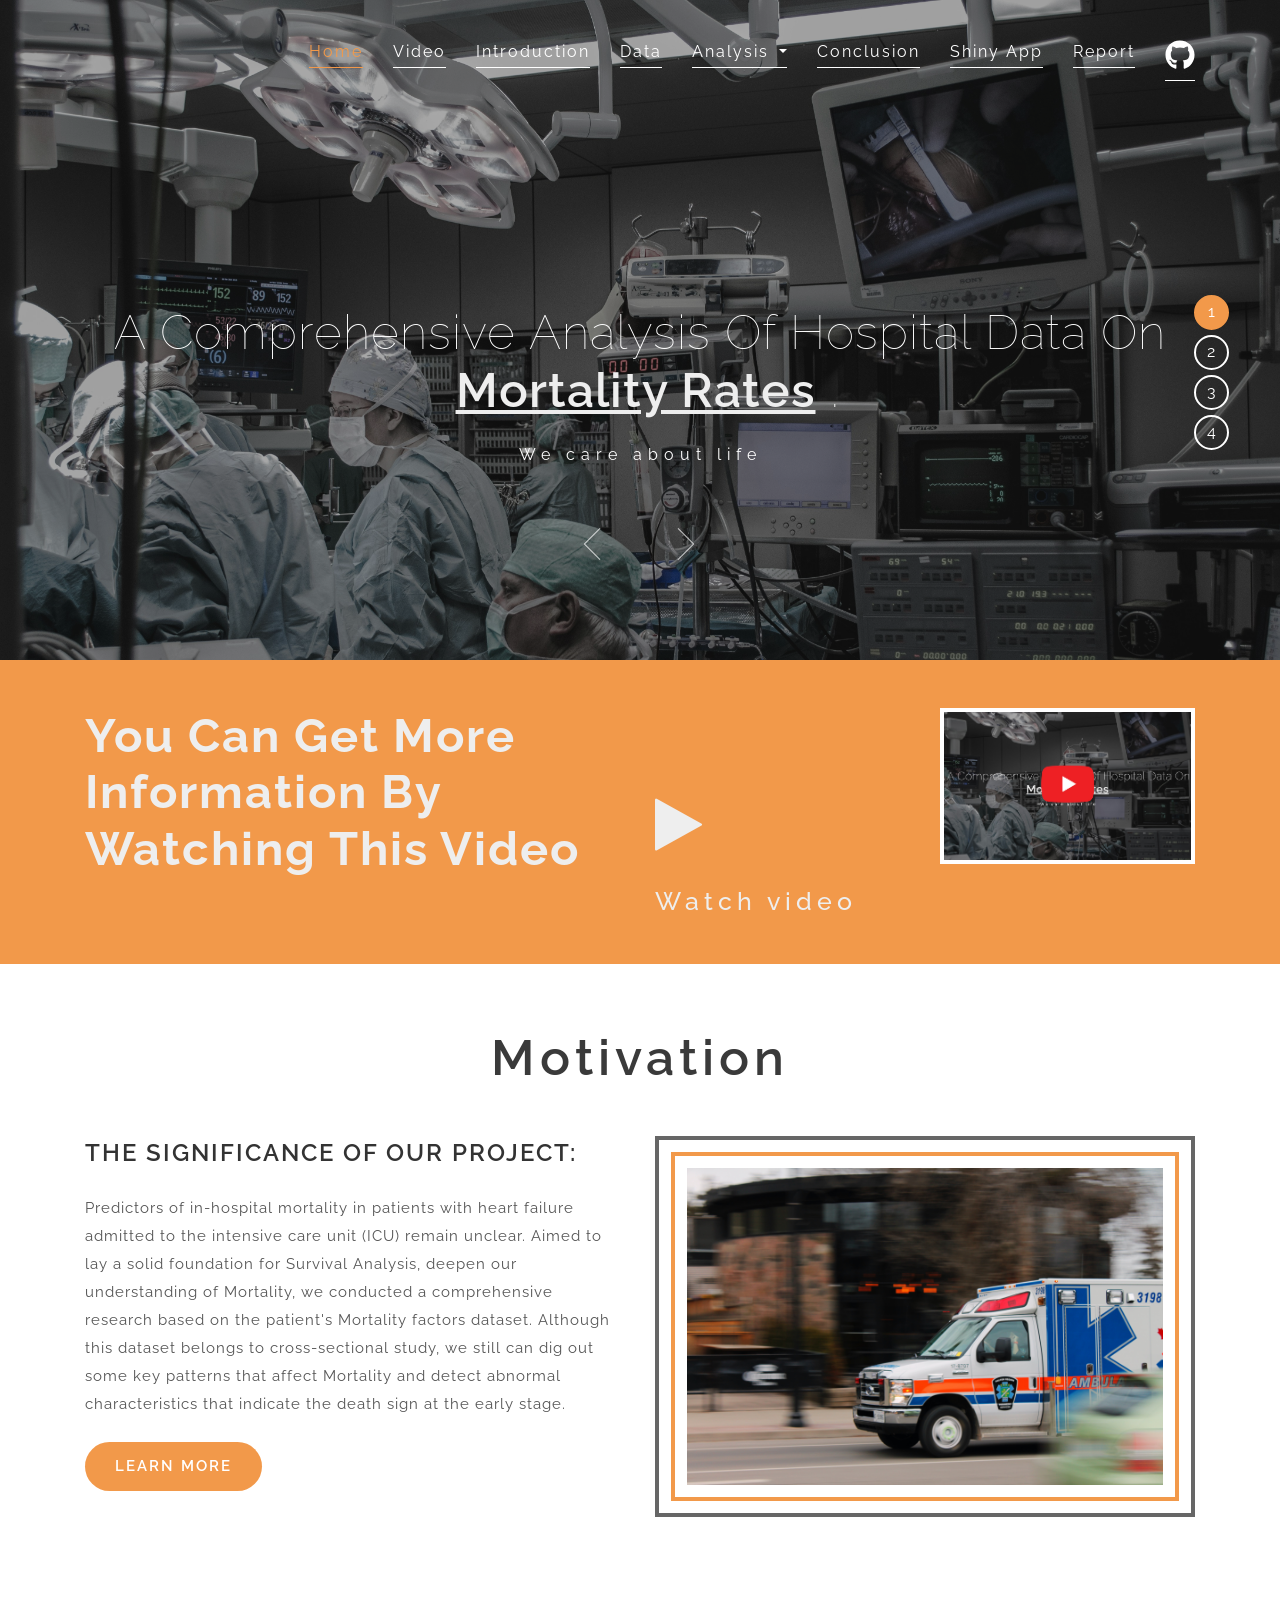
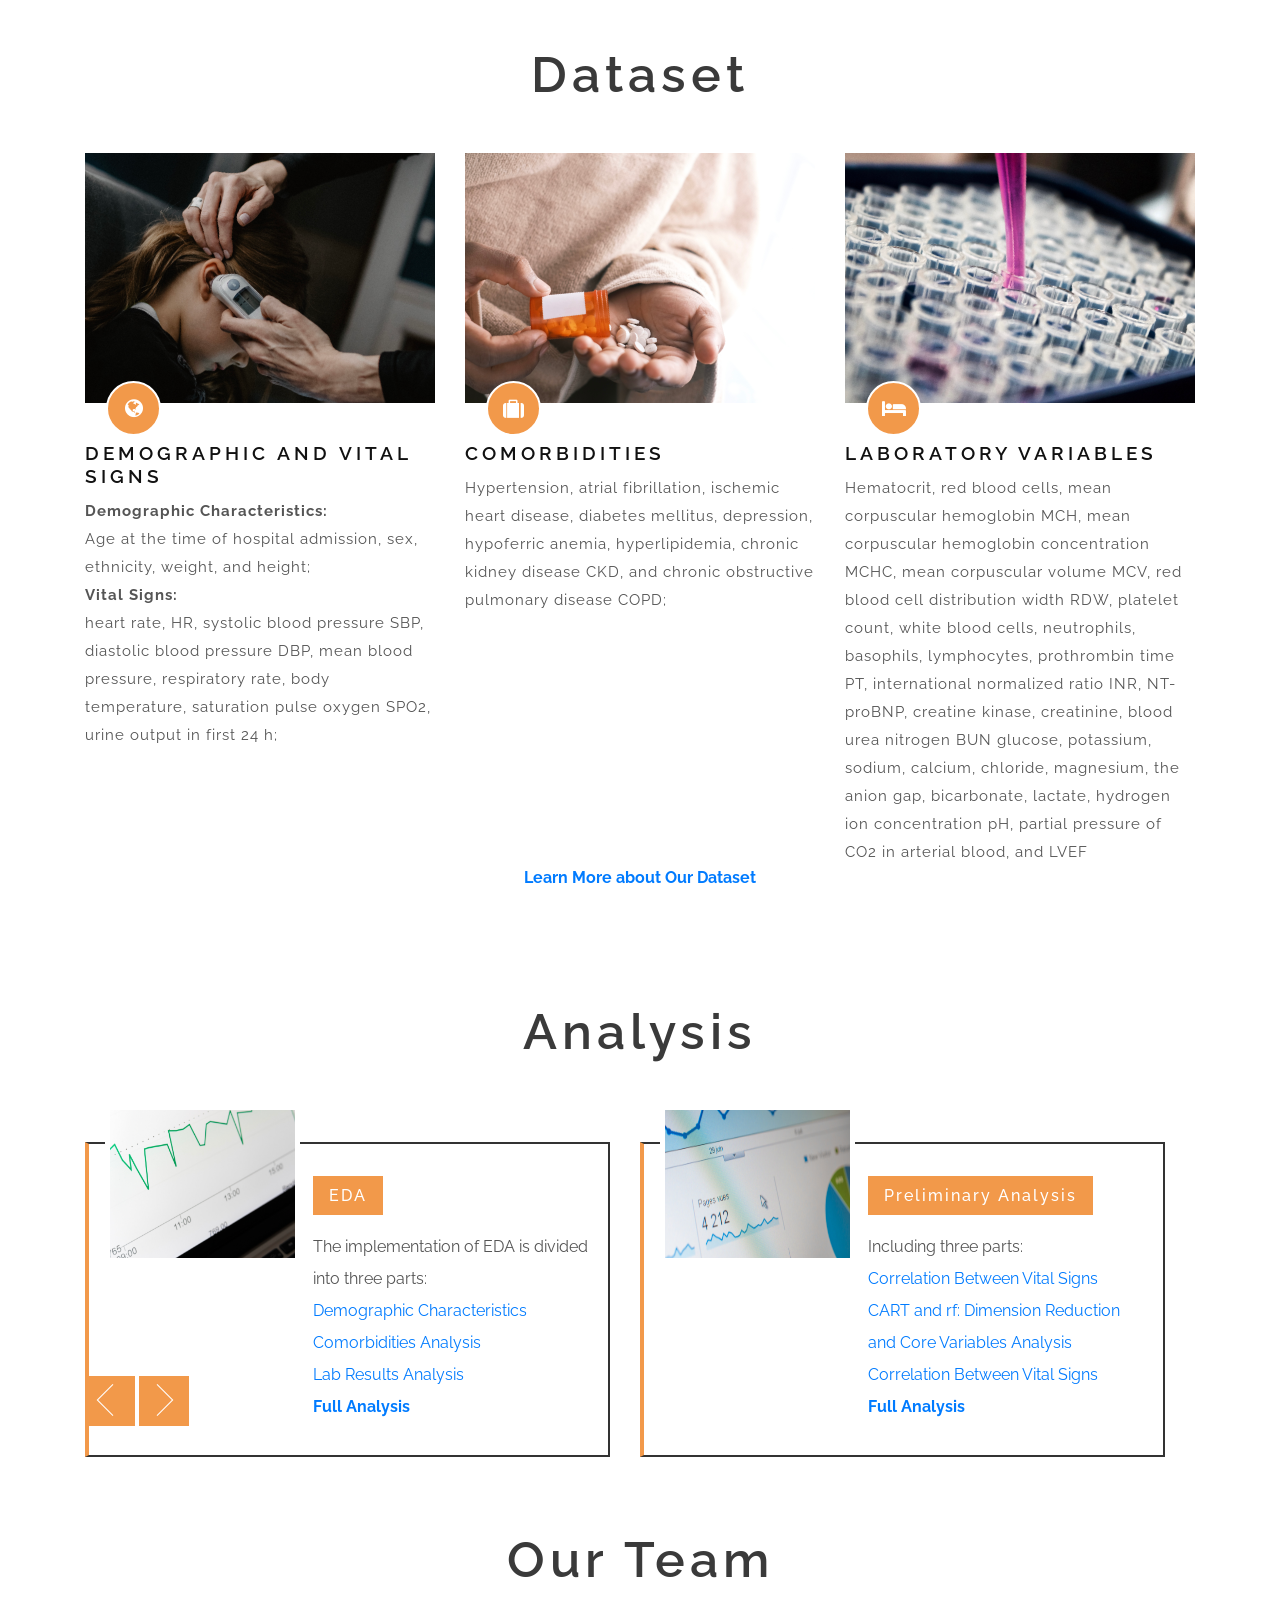
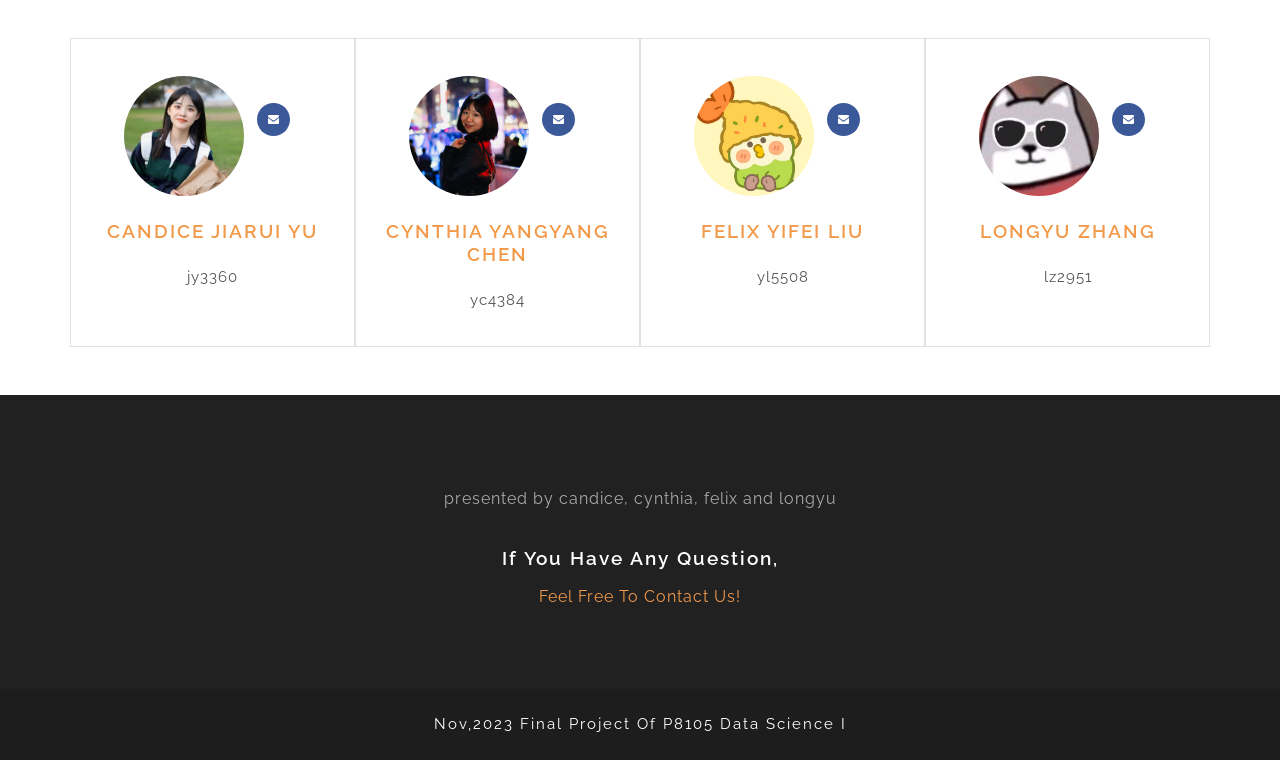
<file: index.html>
<!DOCTYPE html>
<html lang="en">

	<head>
		<title>A Comprehensive Analysis of Hospital Data on Mortality Rates</title>

		<!-- Meta tag Keywords -->
		<meta name="viewport" content="width=device-width, initial-scale=1">
		<meta charset="utf-8">
		<meta name="keywords" content="" />
		<script type="application/x-javascript">
			addEventListener("load", function() {
				setTimeout(hideURLbar, 0);
			}, false);

			function hideURLbar() {
				window.scrollTo(0, 1);
			}
		</script>
		<!--// Meta tag Keywords -->

		<!-- pop up box -->
		<link href="css/popuo-box.css" rel="stylesheet" type="text/css" media="all" />
		<!-- //pop up box -->

		<link rel="stylesheet" href="css/jquery.desoslide.css">

		<!-- css files -->
		<link rel="stylesheet" href="css/bootstrap.css">
		<!-- Bootstrap-Core-CSS -->
		<link rel="stylesheet" href="css/style.css" type="text/css" media="all" />
		<!-- Style-CSS -->
		<link rel="stylesheet" href="css/font-awesome.css">
		<!-- Font-Awesome-Icons-CSS -->
		<!-- //css files -->

		<link rel="stylesheet" href="css/jquery-ui.css" />
		<!-- web-fonts -->
		<link href="http://fonts.googleapis.com/css?family=Raleway:100,100i,200,200i,300,300i,400,400i,500,500i,600,600i,700,700i,800,800i,900,900i&amp;subset=latin-ext" rel="stylesheet">
		<!-- //web-fonts -->

	</head>

	<body>

		<!--Header-->
		<header>
			<div class="container agile-banner_nav">
				<nav class="navbar navbar-expand-lg navbar-light bg-light">

					<button class="navbar-toggler" type="button" data-toggle="collapse" data-target="#navbarSupportedContent" aria-controls="navbarSupportedContent" aria-expanded="false" aria-label="Toggle navigation">
			<span class="navbar-toggler-icon"></span>
			</button>

					<div class="collapse navbar-collapse justify-content-center" id="navbarSupportedContent">
						<ul class="navbar-nav ml-auto">
							<li class="nav-item active">
								<a class="nav-link" href="index.html">Home <span class="sr-only">(current)</span></a>
							</li>
							<li class="nav-item">
								<a class="nav-link" href="https://youtu.be/C0hVIvUhM1A">Video</a>
							</li>
							<li class="nav-item">
								<a class="nav-link" href="Introduction.html">Introduction</a>
							</li>
              <li class="nav-item">
								<a class="nav-link" href="Datasets.html">Data</a>
							</li>
							<li class="dropdown nav-item">
								<a href="#" class="dropdown-toggle nav-link" data-toggle="dropdown">Analysis
									<b class="caret"></b>
								</a>
								<ul class="dropdown-menu agile_short_dropdown">
								  <li>
										<a href="EDA.html">EDA</a>
									</li>
									<li>
										<a href="preliminary_study.html">Preliminary Analysis</a>
									</li>
									<li>
										<a href="regression_model.html">Regression</a>
									</li>
								</ul>
							</li>
							<li class="nav-item">
								<a class="nav-link" href="conclusion.html">Conclusion</a>
							</li>
							<li class="nav-item">
								<a class="nav-link" href="https://cynthia-1688.shinyapps.io/p8105_mortality_Rshiny/#section-vital-sign">Shiny App</a>
							</li>
							<li class="nav-item">
								<a class="nav-link" href="report.html">Report</a>
							</li>
							<li class="nav-item pr-lg-0">
								<a class="nav-link pr-lg-0" href="https://github.com/candicejiaruiyu/p8105_mortality.github.io" target="_blank"> 
								  <svg xmlns="http://www.w3.org/2000/svg" height="30" width="30" viewBox="0 0 496 512"><!--!Font Awesome Free 6.5.1 by @fontawesome - https://fontawesome.com License - https://fontawesome.com/license/free Copyright 2023 Fonticons, Inc.--><path d="M165.9 397.4c0 2-2.3 3.6-5.2 3.6-3.3 .3-5.6-1.3-5.6-3.6 0-2 2.3-3.6 5.2-3.6 3-.3 5.6 1.3 5.6 3.6zm-31.1-4.5c-.7 2 1.3 4.3 4.3 4.9 2.6 1 5.6 0 6.2-2s-1.3-4.3-4.3-5.2c-2.6-.7-5.5 .3-6.2 2.3zm44.2-1.7c-2.9 .7-4.9 2.6-4.6 4.9 .3 2 2.9 3.3 5.9 2.6 2.9-.7 4.9-2.6 4.6-4.6-.3-1.9-3-3.2-5.9-2.9zM244.8 8C106.1 8 0 113.3 0 252c0 110.9 69.8 205.8 169.5 239.2 12.8 2.3 17.3-5.6 17.3-12.1 0-6.2-.3-40.4-.3-61.4 0 0-70 15-84.7-29.8 0 0-11.4-29.1-27.8-36.6 0 0-22.9-15.7 1.6-15.4 0 0 24.9 2 38.6 25.8 21.9 38.6 58.6 27.5 72.9 20.9 2.3-16 8.8-27.1 16-33.7-55.9-6.2-112.3-14.3-112.3-110.5 0-27.5 7.6-41.3 23.6-58.9-2.6-6.5-11.1-33.3 2.6-67.9 20.9-6.5 69 27 69 27 20-5.6 41.5-8.5 62.8-8.5s42.8 2.9 62.8 8.5c0 0 48.1-33.6 69-27 13.7 34.7 5.2 61.4 2.6 67.9 16 17.7 25.8 31.5 25.8 58.9 0 96.5-58.9 104.2-114.8 110.5 9.2 7.9 17 22.9 17 46.4 0 33.7-.3 75.4-.3 83.6 0 6.5 4.6 14.4 17.3 12.1C428.2 457.8 496 362.9 496 252 496 113.3 383.5 8 244.8 8zM97.2 352.9c-1.3 1-1 3.3 .7 5.2 1.6 1.6 3.9 2.3 5.2 1 1.3-1 1-3.3-.7-5.2-1.6-1.6-3.9-2.3-5.2-1zm-10.8-8.1c-.7 1.3 .3 2.9 2.3 3.9 1.6 1 3.6 .7 4.3-.7 .7-1.3-.3-2.9-2.3-3.9-2-.6-3.6-.3-4.3 .7zm32.4 35.6c-1.6 1.3-1 4.3 1.3 6.2 2.3 2.3 5.2 2.6 6.5 1 1.3-1.3 .7-4.3-1.3-6.2-2.2-2.3-5.2-2.6-6.5-1zm-11.4-14.7c-1.6 1-1.6 3.6 0 5.9 1.6 2.3 4.3 3.3 5.6 2.3 1.6-1.3 1.6-3.9 0-6.2-1.4-2.3-4-3.3-5.6-2z" fill = "#ffffff"/></svg>
								</a>
							</li>
						</ul>
					</div>

				</nav>
			</div>
		</header>
		<!--Header-->

		<!-- banner-text -->
		<div class="slider">
			<div class="callbacks_container">
				<ul class="rslides callbacks callbacks1" id="slider4">
					<li>
						<div class="banner-top">
							<div class="layer">
								<div class="container">
									<div class="banner-info_agile_w3ls">
										<h2>A Comprehensive Analysis of Hospital Data on <span> Mortality Rates</span>. </h2>
										<p>We care about life</p>
									</div>
								</div>
							</div>
						</div>
					</li>
					<li>
						<div class="banner-top1">
							<div class="layer">
								<div class="container">
									<div class="banner-info_agile_w3ls">
										<h3>Our <span> Motivation</span> </h3>
										<p>To reveal the relationship between multiple factors and mortality</p>
										<a href="p8105_proposal.html" class="mr-2">Learn more <i class="fa fa-caret-right" aria-hidden="true"></i></a>
									</div>
								</div>
							</div>
						</div>
					</li>
					<li>
						<div class="banner-top2">
							<div class="layer">
								<div class="container">
									<div class="banner-info_agile_w3ls">
										<h3>About Our <span>Data</span> Source.</h3>
										<p>The foundation of research.</p>
										<a href="Introduction.html" class="mr-2">Learn more <i class="fa fa-caret-right" aria-hidden="true"></i></a>
									</div>
								</div>
							</div>
						</div>
					</li>
					<li>
						<div class="banner-top3">
							<div class="layer">
								<div class="container">
									<div class="banner-info_agile_w3ls">
										<h3><span>Data Analysis</span>.</h3>
										<p>EDA and regression.</p>
										<a href="EDA.html" class="mr-2">EDA <i class="fa fa-caret-right" aria-hidden="true"></i></a>
										<a href="regression_model.html">Regression <i class="fa fa-caret-right" aria-hidden="true"></i></a>
									</div>
								</div>
							</div>
						</div>
					</li>
				</ul>
			</div>
			<div class="clearfix"> </div>
		</div>
		<!--//Slider-->

		<!-- booking bottom -->
		<section class="bottom py-5">
			<div class="container">
				<div class="row bottom-grids">
					<div class="col-md-6 grid1">
						<h3 class="mb-4">You can get more information by watching this video</h3>
					</div>
					<div class="col-md-3 video-play">
						<!-- video -->
						<div class="video-grid1 mt-4">
							<div class="demo-bg1">
								<div class="pop-bg position-relative">
									<div class="arrow-container animated fadeInDown">
										<a href="#small-dialog1" class="arrow-2 popup-with-zoom-anim">
											<i class="fa fa-play"></i>
										</a>
										<div class="arrow-1 animated hinge infinite zoomIn"></div>
									</div>
									<h4 class="mt-3">Watch video</h4>
									<!--  video-button-popup -->
									<div id="small-dialog1" class="mfp-hide">
										<div class="agileits_modal_body">
											<iframe width="560" height="315" src="https://www.youtube.com/embed/C0hVIvUhM1A?si=Pzdm8p3HnMYThc_6" title="YouTube video player" frameborder="0" allow="accelerometer; autoplay; clipboard-write; encrypted-media; gyroscope; picture-in-picture; web-share" allowfullscreen></iframe>
										</div>
									</div>
									<!-- // video-button-popup -->
								</div>
							</div>
						</div>

					</div>
					<div class="col-md-3 mt-md-0 mt-4">
						<a href="https://youtu.be/C0hVIvUhM1A">
              <img src="images/off.jpg" alt="Video address"/>
            </a>
					</div>
				</div>
			</div>
		</section>
		<!-- //booking bottom -->

		<!-- welcome -->
		<section class="welcome py-5">
			<div class="container py-3">
				<h3 class="heading text-center mb-md-5 mb-4"> Motivation </h3>
				<div class="row welcome-grids">
					<div class="col-lg-6">
						<h3>The significance of our project:</h3>
						<p class="my-4">Predictors of in-hospital mortality in patients with heart failure admitted to the intensive care unit (ICU) remain unclear. Aimed to lay a solid foundation for Survival Analysis, deepen our understanding of Mortality, we conducted a comprehensive research based on the patient's Mortality factors dataset. Although this dataset belongs to cross-sectional study, we still can dig out some key patterns that affect Mortality and detect abnormal characteristics that indicate the death sign at the early stage. </p>
						<a href="p8105_proposal">Learn more</a>
					</div>
					<div class="col-lg-6 mt-lg-0 mt-5 welcome-grid3">
						<div class="position">
							<img src="images/ambulance.jpg" alt="" class="img-fluid" />
						</div>
					</div>
				</div>
			</div>
		</section>
		<!-- //welcome -->

		<!-- /services -->
		<section class="featured_services py-5">
			<div class="container py-3">
				<h3 class="heading text-center mb-5">Dataset</h3>
				<div class="row agile_inner_info">
					<div class="col-lg-4 col-md-6 w3_agile_services_grid">
						<div class="agile_services_grid">
							<div class="hover06 column">
								<div>
									<figure><img src="images/temperature_2.jpg" alt=" " class="img-responsive"></figure>
								</div>
							</div>
							<div class="agile_services_grid_pos">
								<i class="fa fa-globe" aria-hidden="true"></i>
							</div>
						</div>
						<h4>Demographic and Vital Signs</h4>
						<p>
						<B>Demographic Characteristics:</B><br />Age at the time of hospital admission, sex, ethnicity, weight, and height;<br />
						<B>Vital Signs:</B><br />heart rate, HR, systolic blood pressure SBP, diastolic blood pressure DBP, mean blood pressure, respiratory rate, body temperature, saturation pulse oxygen SPO2, urine output in first 24 h;<br />
						</p>
					</div>
					<div class="col-lg-4 col-md-6 mt-md-0 mt-5 w3_agile_services_grid">
						<div class="agile_services_grid">
							<div class="hover06 column">
								<div>
									<figure><img src="images/disease.jpg" alt=" " class="img-responsive"></figure>
								</div>
							</div>
							<div class="agile_services_grid_pos">
								<i class="fa fa-suitcase" aria-hidden="true"></i>
							</div>
						</div>
						<h4>Comorbidities</h4>
						<p>Hypertension, atrial fibrillation, ischemic heart disease, diabetes mellitus, depression, hypoferric anemia, hyperlipidemia, chronic kidney disease CKD, and chronic obstructive pulmonary disease COPD;
            </p>
					</div>
					<div class="col-lg-4 col-md-6 mt-lg-0 mt-5 w3_agile_services_grid">
						<div class="agile_services_grid">
							<div class="hover06 column">
								<div>
									<figure><img src="images/lab.jpg" alt=" " class="img-responsive"></figure>
								</div>
							</div>
							<div class="agile_services_grid_pos">
								<i class="fa fa-bed" aria-hidden="true"></i>
							</div>
						</div>
						<h4>Laboratory variables</h4>
						<p>Hematocrit, red blood cells, mean corpuscular hemoglobin MCH, mean corpuscular hemoglobin concentration MCHC, mean corpuscular volume MCV, red blood cell distribution width RDW, platelet count, white blood cells, neutrophils, basophils, lymphocytes, prothrombin time PT, international normalized ratio INR, NT-proBNP, creatine kinase, creatinine, blood urea nitrogen BUN glucose, potassium, sodium, calcium, chloride, magnesium, the anion gap, bicarbonate, lactate, hydrogen ion concentration pH, partial pressure of CO2 in arterial blood, and LVEF
						</p>
					</div>
				</div>
				<a href="Datasets.html"><B>Learn More about Our Dataset</B></a>
			</div>
		</section>
		<!-- //services -->

		<!-- testimonials -->
		<div class="testimonials pt-lg-5 pb-lg-0 pb-4">
			<div class="container">
				<h3 class="heading text-center mb-md-5 mb-3">Analysis</h3>
				<div class="w3_testimonials_grids">
					<div id="slideshow" class="disabled">
						<button class="previous"><b>« Previous</b></button>
						<button class="next"><b>Next »</b></button>
						<div class="strip">
							<div class="row slide sticky">
								<div class="col-lg-6 agileinfo_team_grid">
									<div class="agileinfo_team_grid1">
										<div class="agileinfo_team_grid1_text">
											<div class="agileinfo_team_grid1_pos">
												<img src="images/EDA_2.jpg" alt=" " width=200 height=200/>
											</div>
											<h4>EDA</h4>
											<h5></h5>
											<div class="clearfix"></div>
											<p>The implementation of EDA is divided into three parts:<br />
											  <a href="EDA.html#demographic-characteristics">Demographic Characteristics</a><br />
            						<a href="EDA.html#comorbidities-analysis">Comorbidities Analysis</a><br />
            						<a href="EDA.html#lab-results-analysis">Lab Results Analysis</a><br />
						            <a href="EDA.html"><B>Full Analysis</B></a>
						          </p>
										</div>

									</div>
								</div>
								<div class="col-lg-6 agileinfo_team_grid">
									<div class="agileinfo_team_grid1">
										<div class="agileinfo_team_grid1_text">
											<div class="agileinfo_team_grid1_pos">
												<img src="images/preliminary.jpg" alt=" " width=200 height=200/>
											</div>
											<h4>Preliminary Analysis</h4>
											<h5></h5>
											<div class="clearfix"></div>
											<p>Including three parts:<br />
											   <a href="preliminary_study.html#correlation-between-vital-signs">Correlation Between Vital Signs</a><br />
											   <a href="preliminary_study.html#cart-and-rf-dimension-reduction-and-core-variables-analysis">CART and rf: Dimension Reduction and Core Variables Analysis</a><br />
											   <a href="preliminary_study.html#correlation-between-vital-signs">Correlation Between Vital Signs</a><br />
                        <a href="preliminary_study.html"><B>Full Analysis</B></a>
                      </p>
										</div>

									</div>
								</div>
							</div>
							<div class="row slide">
								<div class="col-lg-6 agileinfo_team_grid">
									<div class="agileinfo_team_grid1">
										<div class="agileinfo_team_grid1_text">
											<div class="agileinfo_team_grid1_pos">
												<img src="images/Regression_2.jpg" alt=" " class="img-responsive" />
											</div>
											<h4>Regression</h4>
											<h5></h5>
											<div class="clearfix"></div>
											<p><a href="regression_model.html#generalized-linear-model-for-complete-dataset-group1-and-group2">Generalized Linear Model for Complete Dataset</a><br />
            						<a href="regression_model.html#generalized-linear-model-for-derivation-dataset-group1">Generalized Linear Model for Derivation Dataset</a><br />
            						<a href="regression_model.html#model-evaluation-on-validation-group-group2">Model Evaluation</a><br />
                        <a href="regression_model.html"><B>Full Analysis</B></a>
                      </p>
										</div>

									</div>
								</div>
								<div class="col-lg-6 agileinfo_team_grid">
									<div class="agileinfo_team_grid1">
										<div class="agileinfo_team_grid1_text">
											<div class="agileinfo_team_grid1_pos">
												<img src="images/Shiny_2.jpg" alt=" " width=200 height=200 />
											</div>
											<h4>Shiny App</h4>
											<h5></h5>
											<div class="clearfix"></div>
											<p>Interactive dashboard for:<br />
            						<B>Vital Sign</B><br />
            						<B>Comorbidities</B><br />
            						<B>Lab Results Analysis</B><br />
            						<B>PCA Analysis</B><br />
                        <a href="https://cynthia-1688.shinyapps.io/p8105_mortality_Rshiny/#section-vital-signl"><B>Go to the dashboard</B></a></p>
										</div>

									</div>
								</div>
							</div>

						</div>
					</div>

				</div>
			</div>
		</div>
		<!-- //testimonials -->

		<!-- team -->
		<div class="team py-5">
			<div class="agile_dot_info two">
				<div class="container">
					<h3 class="heading text-center mb-5">Our Team</h3>
					<div class="row agileits_team_grids">
						<div class="col-lg-3 col-sm-6 agileits_team_grid">
							<div class="agileits_team_grid_figure">
								<img src="images/Candice.jpg" alt=" " class="img-responsive" />
							</div>
							<div class="agileits_team_grid_figure_social">
								<ul class="w3ls_social">
									<li>
										<a href="mailto:jy3360@cumc.columbia.edu" class="w3_agile_facebook"><i class="fa fa-envelope" aria-hidden="true"></i></a>
									</li>
								</ul>
							</div>
							<div class="clearfix"> </div>
							<h4> Candice Jiarui Yu <span></span></h4>
							<p>jy3360</p>
						</div>
						<div class="col-lg-3 col-sm-6 agileits_team_grid">
							<div class="agileits_team_grid_figure">
								<img src="images/Cynthia.jpg" alt=" " class="img-responsive" />
							</div>
							<div class="agileits_team_grid_figure_social">
								<ul class="w3ls_social">
									<li>
										<a href="mailto:yc4384@cumc.columbia.edu" class="w3_agile_facebook"><i class="fa fa-envelope" aria-hidden="true"></i></a>
									</li>
								</ul>
							</div>
							<div class="clearfix"> </div>
							<h4>Cynthia Yangyang Chen <span></span></h4>
							<p>yc4384</p>
						</div>
						<div class="col-lg-3 col-sm-6 agileits_team_grid">
							<div class="agileits_team_grid_figure">
								<img src="images/Felix.jpg" alt=" " class="img-responsive" />
							</div>
							<div class="agileits_team_grid_figure_social">
								<ul class="w3ls_social">
									<li>
										<a href="mailto:yl5508@cumc.columbia.edu" class="w3_agile_facebook"><i class="fa fa-envelope" aria-hidden="true"></i></a>
									</li>
								</ul>
							</div>
							<div class="clearfix"> </div>
							<h4>Felix Yifei Liu  <span></span></h4>
							<p>yl5508</p>
						</div>
						<div class="col-lg-3 col-sm-6 agileits_team_grid">
							<div class="agileits_team_grid_figure">
								<img src="images/zilly.JPG" alt=" " class="img-responsive" />
							</div>
							<div class="agileits_team_grid_figure_social">
								<ul class="w3ls_social">
									<li>
										<a href="mailto:zilly0924@outlook.com" class="w3_agile_facebook"><i class="fa fa-envelope"></i></a>
									</li>
								</ul>
							</div>
							<div class="clearfix"> </div>
							<h4> Longyu Zhang<span></span></h4>
							<p>lz2951 </p>
						</div>
					</div>
				</div>
			</div>
		</div>
		<!-- //team -->

		<!-- footer -->
		<footer class="py-5">

				<div class="subscribe-grid text-center">
					<p class="para three mt-4">Presented by Candice, Cynthia, Felix and Longyu </p>
					<h5>If you have any question,</h5>
					<p>Feel free to contact us!</p>
				</div>
			</div>
		</footer>
		<!-- //footer -->

		<!-- copyright -->
		<section class="copyright py-4 text-center">
			<div class="container">
				<p>Nov,2023 Final Project of P8105 Data Science I
				</p>
			</div>
		</section>
		<!-- //copyright -->

		<!-- js-scripts -->

		<!-- js -->
		<script type="text/javascript" src="js/jquery-2.2.3.min.js"></script>
		<script type="text/javascript" src="js/bootstrap.js"></script>
		<!-- Necessary-JavaScript-File-For-Bootstrap -->
		<!-- //js -->

		<!-- desoslide-JavaScript -->
		<script src="js/jquery.desoslide.js"></script>
		<script>
			$('#demo1_thumbs').desoSlide({
				main: {
					container: '#demo1_main_image',
					cssClass: 'img-responsive'
				},
				effect: 'sideFade',
				caption: true
			});
		</script>

		<!-- Calendar -->
		<script src="js/jquery-ui.js"></script>
		<script>
			$(function() {
				$("#datepicker,#datepicker1").datepicker();
			});
		</script>
		<!-- //Calendar -->

		<!-- banner slider -->
		<script src="js/responsiveslides.min.js"></script>
		<script>
			$(function() {
				$("#slider4").responsiveSlides({
					auto: true,
					pager: true,
					nav: true,
					speed: 1000,
					namespace: "callbacks",
					before: function() {
						$('.events').append("<li>before event fired.</li>");
					},
					after: function() {
						$('.events').append("<li>after event fired.</li>");
					}
				});
			});
		</script>
		<!-- //banner slider -->

		<!--pop-up-box -->
		<script src="js/jquery.magnific-popup.js"></script>
		<script>
			$(document).ready(function() {
				$('.popup-with-zoom-anim').magnificPopup({
					type: 'inline',
					fixedContentPos: false,
					fixedBgPos: true,
					overflowY: 'auto',
					closeBtnInside: true,
					preloader: false,
					midClick: true,
					removalDelay: 300,
					mainClass: 'my-mfp-zoom-in'
				});
			});
		</script>
		<!-- //pop-up-box -->

		<!-- start-smoth-scrolling -->
		<script src="js/SmoothScroll.min.js"></script>
		<script type="text/javascript" src="js/move-top.js"></script>
		<script type="text/javascript" src="js/easing.js"></script>
		<script type="text/javascript">
			jQuery(document).ready(function($) {
				$(".scroll").click(function(event) {
					event.preventDefault();
					$('html,body').animate({
						scrollTop: $(this.hash).offset().top
					}, 1000);
				});
			});
		</script>
		<!-- here stars scrolling icon -->
		<script type="text/javascript">
			$(document).ready(function() {
				/*
					var defaults = {
					containerID: 'toTop', // fading element id
					containerHoverID: 'toTopHover', // fading element hover id
					scrollSpeed: 1200,
					easingType: 'linear' 
					};
				*/

				$().UItoTop({
					easingType: 'easeOutQuart'
				});

			});
		</script>
		<!-- //here ends scrolling icon -->
		<!-- start-smoth-scrolling -->

		<!-- //js-scripts -->

		<!-- clients-slider-script -->
		<script src="js/slideshow.min.js"></script>
		<script src="js/launcher.js"></script>
		<!-- //clients-slider-script -->

	</body>

</html>
</file>
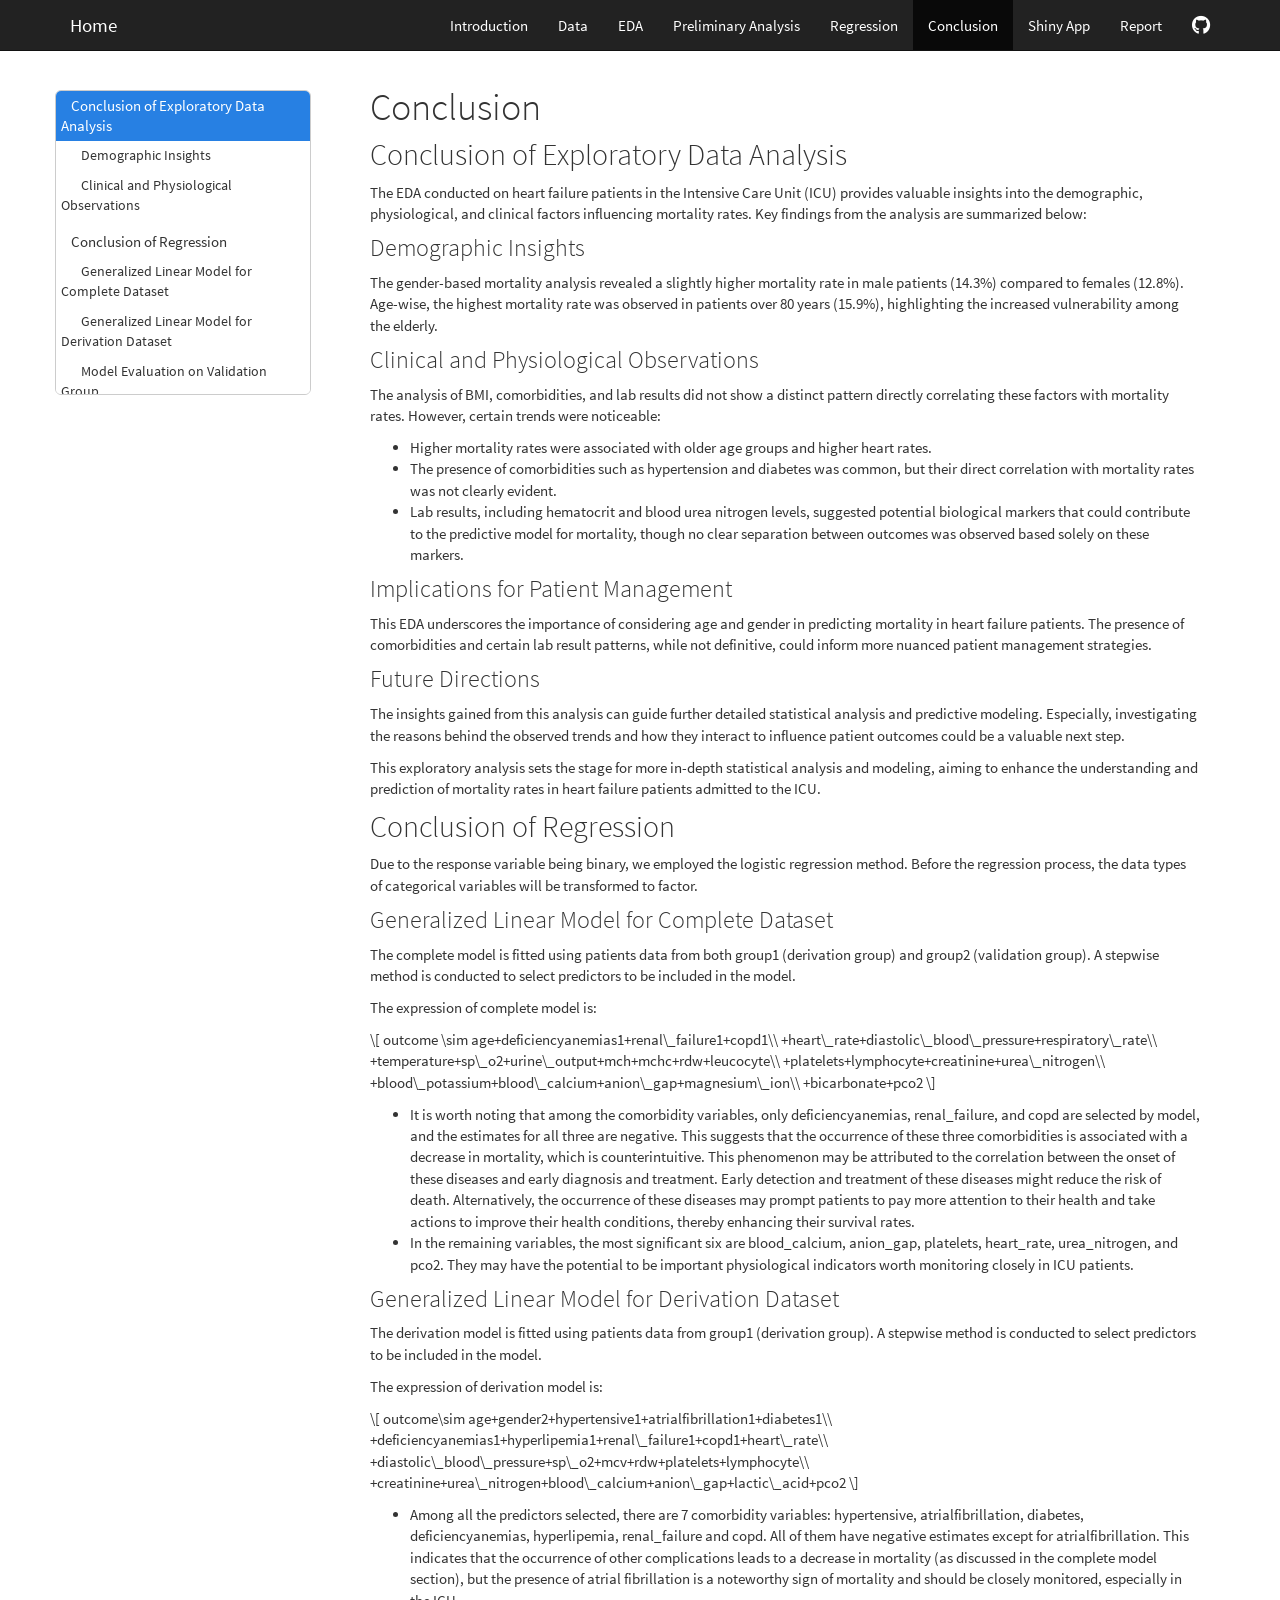
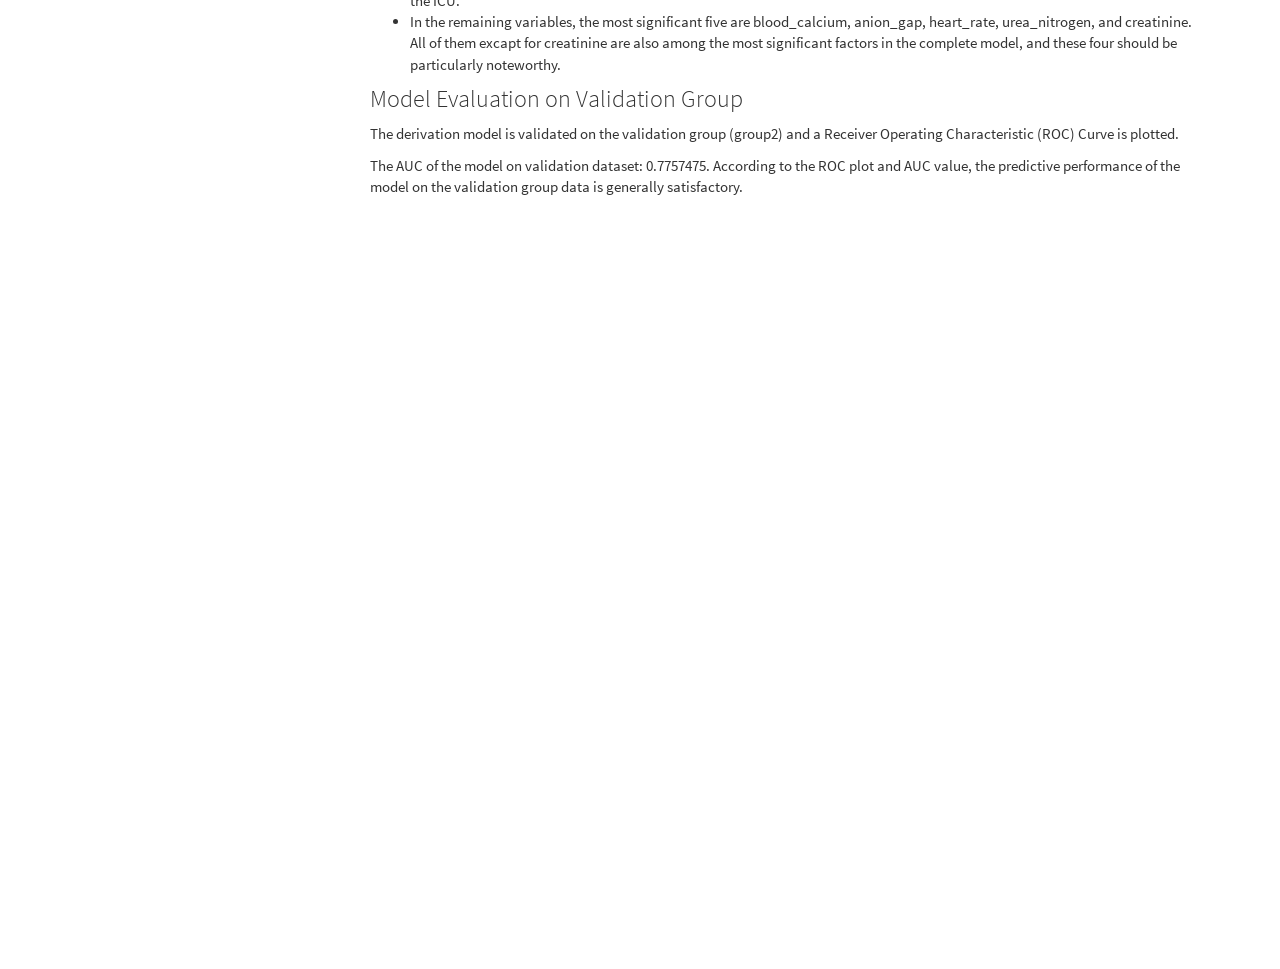
<file: conclusion.html>
<!DOCTYPE html>

<html>

<head>

<meta charset="utf-8" />
<meta name="generator" content="pandoc" />
<meta http-equiv="X-UA-Compatible" content="IE=EDGE" />




<title>Conclusion</title>

<script src="site_libs/header-attrs-2.24/header-attrs.js"></script>
<script src="site_libs/jquery-3.6.0/jquery-3.6.0.min.js"></script>
<meta name="viewport" content="width=device-width, initial-scale=1" />
<link href="site_libs/bootstrap-3.3.5/css/cosmo.min.css" rel="stylesheet" />
<script src="site_libs/bootstrap-3.3.5/js/bootstrap.min.js"></script>
<script src="site_libs/bootstrap-3.3.5/shim/html5shiv.min.js"></script>
<script src="site_libs/bootstrap-3.3.5/shim/respond.min.js"></script>
<style>h1 {font-size: 34px;}
       h1.title {font-size: 38px;}
       h2 {font-size: 30px;}
       h3 {font-size: 24px;}
       h4 {font-size: 18px;}
       h5 {font-size: 16px;}
       h6 {font-size: 12px;}
       code {color: inherit; background-color: rgba(0, 0, 0, 0.04);}
       pre:not([class]) { background-color: white }</style>
<script src="site_libs/jqueryui-1.13.2/jquery-ui.min.js"></script>
<link href="site_libs/tocify-1.9.1/jquery.tocify.css" rel="stylesheet" />
<script src="site_libs/tocify-1.9.1/jquery.tocify.js"></script>
<script src="site_libs/navigation-1.1/tabsets.js"></script>
<link href="site_libs/highlightjs-9.12.0/default.css" rel="stylesheet" />
<script src="site_libs/highlightjs-9.12.0/highlight.js"></script>
<link href="site_libs/font-awesome-6.4.2/css/all.min.css" rel="stylesheet" />
<link href="site_libs/font-awesome-6.4.2/css/v4-shims.min.css" rel="stylesheet" />

<style type="text/css">
  code{white-space: pre-wrap;}
  span.smallcaps{font-variant: small-caps;}
  span.underline{text-decoration: underline;}
  div.column{display: inline-block; vertical-align: top; width: 50%;}
  div.hanging-indent{margin-left: 1.5em; text-indent: -1.5em;}
  ul.task-list{list-style: none;}
    </style>

<style type="text/css">code{white-space: pre;}</style>
<script type="text/javascript">
if (window.hljs) {
  hljs.configure({languages: []});
  hljs.initHighlightingOnLoad();
  if (document.readyState && document.readyState === "complete") {
    window.setTimeout(function() { hljs.initHighlighting(); }, 0);
  }
}
</script>









<style type = "text/css">
.main-container {
  max-width: 940px;
  margin-left: auto;
  margin-right: auto;
}
img {
  max-width:100%;
}
.tabbed-pane {
  padding-top: 12px;
}
.html-widget {
  margin-bottom: 20px;
}
button.code-folding-btn:focus {
  outline: none;
}
summary {
  display: list-item;
}
details > summary > p:only-child {
  display: inline;
}
pre code {
  padding: 0;
}
</style>


<style type="text/css">
.dropdown-submenu {
  position: relative;
}
.dropdown-submenu>.dropdown-menu {
  top: 0;
  left: 100%;
  margin-top: -6px;
  margin-left: -1px;
  border-radius: 0 6px 6px 6px;
}
.dropdown-submenu:hover>.dropdown-menu {
  display: block;
}
.dropdown-submenu>a:after {
  display: block;
  content: " ";
  float: right;
  width: 0;
  height: 0;
  border-color: transparent;
  border-style: solid;
  border-width: 5px 0 5px 5px;
  border-left-color: #cccccc;
  margin-top: 5px;
  margin-right: -10px;
}
.dropdown-submenu:hover>a:after {
  border-left-color: #adb5bd;
}
.dropdown-submenu.pull-left {
  float: none;
}
.dropdown-submenu.pull-left>.dropdown-menu {
  left: -100%;
  margin-left: 10px;
  border-radius: 6px 0 6px 6px;
}
</style>

<script type="text/javascript">
// manage active state of menu based on current page
$(document).ready(function () {
  // active menu anchor
  href = window.location.pathname
  href = href.substr(href.lastIndexOf('/') + 1)
  if (href === "")
    href = "index.html";
  var menuAnchor = $('a[href="' + href + '"]');

  // mark the anchor link active (and if it's in a dropdown, also mark that active)
  var dropdown = menuAnchor.closest('li.dropdown');
  if (window.bootstrap) { // Bootstrap 4+
    menuAnchor.addClass('active');
    dropdown.find('> .dropdown-toggle').addClass('active');
  } else { // Bootstrap 3
    menuAnchor.parent().addClass('active');
    dropdown.addClass('active');
  }

  // Navbar adjustments
  var navHeight = $(".navbar").first().height() + 15;
  var style = document.createElement('style');
  var pt = "padding-top: " + navHeight + "px; ";
  var mt = "margin-top: -" + navHeight + "px; ";
  var css = "";
  // offset scroll position for anchor links (for fixed navbar)
  for (var i = 1; i <= 6; i++) {
    css += ".section h" + i + "{ " + pt + mt + "}\n";
  }
  style.innerHTML = "body {" + pt + "padding-bottom: 40px; }\n" + css;
  document.head.appendChild(style);
});
</script>

<!-- tabsets -->

<style type="text/css">
.tabset-dropdown > .nav-tabs {
  display: inline-table;
  max-height: 500px;
  min-height: 44px;
  overflow-y: auto;
  border: 1px solid #ddd;
  border-radius: 4px;
}

.tabset-dropdown > .nav-tabs > li.active:before, .tabset-dropdown > .nav-tabs.nav-tabs-open:before {
  content: "\e259";
  font-family: 'Glyphicons Halflings';
  display: inline-block;
  padding: 10px;
  border-right: 1px solid #ddd;
}

.tabset-dropdown > .nav-tabs.nav-tabs-open > li.active:before {
  content: "\e258";
  font-family: 'Glyphicons Halflings';
  border: none;
}

.tabset-dropdown > .nav-tabs > li.active {
  display: block;
}

.tabset-dropdown > .nav-tabs > li > a,
.tabset-dropdown > .nav-tabs > li > a:focus,
.tabset-dropdown > .nav-tabs > li > a:hover {
  border: none;
  display: inline-block;
  border-radius: 4px;
  background-color: transparent;
}

.tabset-dropdown > .nav-tabs.nav-tabs-open > li {
  display: block;
  float: none;
}

.tabset-dropdown > .nav-tabs > li {
  display: none;
}
</style>

<!-- code folding -->



<style type="text/css">

#TOC {
  margin: 25px 0px 20px 0px;
}
@media (max-width: 768px) {
#TOC {
  position: relative;
  width: 100%;
}
}

@media print {
.toc-content {
  /* see https://github.com/w3c/csswg-drafts/issues/4434 */
  float: right;
}
}

.toc-content {
  padding-left: 30px;
  padding-right: 40px;
}

div.main-container {
  max-width: 1200px;
}

div.tocify {
  width: 20%;
  max-width: 260px;
  max-height: 85%;
}

@media (min-width: 768px) and (max-width: 991px) {
  div.tocify {
    width: 25%;
  }
}

@media (max-width: 767px) {
  div.tocify {
    width: 100%;
    max-width: none;
  }
}

.tocify ul, .tocify li {
  line-height: 20px;
}

.tocify-subheader .tocify-item {
  font-size: 0.90em;
}

.tocify .list-group-item {
  border-radius: 0px;
}


</style>



</head>

<body>


<div class="container-fluid main-container">


<!-- setup 3col/9col grid for toc_float and main content  -->
<div class="row">
<div class="col-xs-12 col-sm-4 col-md-3">
<div id="TOC" class="tocify">
</div>
</div>

<div class="toc-content col-xs-12 col-sm-8 col-md-9">




<div class="navbar navbar-default  navbar-fixed-top" role="navigation">
  <div class="container">
    <div class="navbar-header">
      <button type="button" class="navbar-toggle collapsed" data-toggle="collapse" data-bs-toggle="collapse" data-target="#navbar" data-bs-target="#navbar">
        <span class="icon-bar"></span>
        <span class="icon-bar"></span>
        <span class="icon-bar"></span>
      </button>
      <a class="navbar-brand" href="index.html">Home</a>
    </div>
    <div id="navbar" class="navbar-collapse collapse">
      <ul class="nav navbar-nav">
        
      </ul>
      <ul class="nav navbar-nav navbar-right">
        <li>
  <a href="Introduction.html">Introduction</a>
</li>
<li>
  <a href="Datasets.html">Data</a>
</li>
<li>
  <a href="EDA.html">EDA</a>
</li>
<li>
  <a href="preliminary_study.html">Preliminary Analysis</a>
</li>
<li>
  <a href="regression_model.html">Regression</a>
</li>
<li>
  <a href="conclusion.html">Conclusion</a>
</li>
<li>
  <a href="https://cynthia-1688.shinyapps.io/p8105_mortality_Rshiny/">Shiny App</a>
</li>
<li>
  <a href="report.html">Report</a>
</li>
<li>
  <a href="https://github.com/candicejiaruiyu/p8105_mortality.github.io">
    <span class="fa fa-github fa-lg"></span>
     
  </a>
</li>
      </ul>
    </div><!--/.nav-collapse -->
  </div><!--/.container -->
</div><!--/.navbar -->

<div id="header">



<h1 class="title toc-ignore">Conclusion</h1>

</div>


<div id="conclusion-of-exploratory-data-analysis"
class="section level2">
<h2>Conclusion of Exploratory Data Analysis</h2>
<p>The EDA conducted on heart failure patients in the Intensive Care
Unit (ICU) provides valuable insights into the demographic,
physiological, and clinical factors influencing mortality rates. Key
findings from the analysis are summarized below:</p>
<div id="demographic-insights" class="section level3">
<h3>Demographic Insights</h3>
<p>The gender-based mortality analysis revealed a slightly higher
mortality rate in male patients (14.3%) compared to females (12.8%).
Age-wise, the highest mortality rate was observed in patients over 80
years (15.9%), highlighting the increased vulnerability among the
elderly.</p>
</div>
<div id="clinical-and-physiological-observations"
class="section level3">
<h3>Clinical and Physiological Observations</h3>
<p>The analysis of BMI, comorbidities, and lab results did not show a
distinct pattern directly correlating these factors with mortality
rates. However, certain trends were noticeable:</p>
<ul>
<li>Higher mortality rates were associated with older age groups and
higher heart rates.</li>
<li>The presence of comorbidities such as hypertension and diabetes was
common, but their direct correlation with mortality rates was not
clearly evident.</li>
<li>Lab results, including hematocrit and blood urea nitrogen levels,
suggested potential biological markers that could contribute to the
predictive model for mortality, though no clear separation between
outcomes was observed based solely on these markers.</li>
</ul>
</div>
<div id="implications-for-patient-management" class="section level3">
<h3>Implications for Patient Management</h3>
<p>This EDA underscores the importance of considering age and gender in
predicting mortality in heart failure patients. The presence of
comorbidities and certain lab result patterns, while not definitive,
could inform more nuanced patient management strategies.</p>
</div>
<div id="future-directions" class="section level3">
<h3>Future Directions</h3>
<p>The insights gained from this analysis can guide further detailed
statistical analysis and predictive modeling. Especially, investigating
the reasons behind the observed trends and how they interact to
influence patient outcomes could be a valuable next step.</p>
<p>This exploratory analysis sets the stage for more in-depth
statistical analysis and modeling, aiming to enhance the understanding
and prediction of mortality rates in heart failure patients admitted to
the ICU.</p>
</div>
</div>
<div id="conclusion-of-regression" class="section level2">
<h2>Conclusion of Regression</h2>
<p>Due to the response variable being binary, we employed the logistic
regression method. Before the regression process, the data types of
categorical variables will be transformed to factor.</p>
<div id="generalized-linear-model-for-complete-dataset"
class="section level3">
<h3>Generalized Linear Model for Complete Dataset</h3>
<p>The complete model is fitted using patients data from both group1
(derivation group) and group2 (validation group). A stepwise method is
conducted to select predictors to be included in the model.</p>
<p>The expression of complete model is:</p>
<p><span class="math display">\[
outcome \sim age+deficiencyanemias1+renal\_failure1+copd1\\
+heart\_rate+diastolic\_blood\_pressure+respiratory\_rate\\
+temperature+sp\_o2+urine\_output+mch+mchc+rdw+leucocyte\\
+platelets+lymphocyte+creatinine+urea\_nitrogen\\
+blood\_potassium+blood\_calcium+anion\_gap+magnesium\_ion\\
+bicarbonate+pco2
\]</span></p>
<ul>
<li>It is worth noting that among the comorbidity variables, only
deficiencyanemias, renal_failure, and copd are selected by model, and
the estimates for all three are negative. This suggests that the
occurrence of these three comorbidities is associated with a decrease in
mortality, which is counterintuitive. This phenomenon may be attributed
to the correlation between the onset of these diseases and early
diagnosis and treatment. Early detection and treatment of these diseases
might reduce the risk of death. Alternatively, the occurrence of these
diseases may prompt patients to pay more attention to their health and
take actions to improve their health conditions, thereby enhancing their
survival rates.</li>
<li>In the remaining variables, the most significant six are
blood_calcium, anion_gap, platelets, heart_rate, urea_nitrogen, and
pco2. They may have the potential to be important physiological
indicators worth monitoring closely in ICU patients.</li>
</ul>
</div>
<div id="generalized-linear-model-for-derivation-dataset"
class="section level3">
<h3>Generalized Linear Model for Derivation Dataset</h3>
<p>The derivation model is fitted using patients data from group1
(derivation group). A stepwise method is conducted to select predictors
to be included in the model.</p>
<p>The expression of derivation model is:</p>
<p><span class="math display">\[
outcome\sim age+gender2+hypertensive1+atrialfibrillation1+diabetes1\\
+deficiencyanemias1+hyperlipemia1+renal\_failure1+copd1+heart\_rate\\
+diastolic\_blood\_pressure+sp\_o2+mcv+rdw+platelets+lymphocyte\\
+creatinine+urea\_nitrogen+blood\_calcium+anion\_gap+lactic\_acid+pco2
\]</span></p>
<ul>
<li>Among all the predictors selected, there are 7 comorbidity
variables: hypertensive, atrialfibrillation, diabetes,
deficiencyanemias, hyperlipemia, renal_failure and copd. All of them
have negative estimates except for atrialfibrillation. This indicates
that the occurrence of other complications leads to a decrease in
mortality (as discussed in the complete model section), but the presence
of atrial fibrillation is a noteworthy sign of mortality and should be
closely monitored, especially in the ICU.</li>
<li>In the remaining variables, the most significant five are
blood_calcium, anion_gap, heart_rate, urea_nitrogen, and creatinine. All
of them excapt for creatinine are also among the most significant
factors in the complete model, and these four should be particularly
noteworthy.</li>
</ul>
</div>
<div id="model-evaluation-on-validation-group" class="section level3">
<h3>Model Evaluation on Validation Group</h3>
<p>The derivation model is validated on the validation group (group2)
and a Receiver Operating Characteristic (ROC) Curve is plotted.</p>
<p>The AUC of the model on validation dataset: 0.7757475. According to
the ROC plot and AUC value, the predictive performance of the model on
the validation group data is generally satisfactory.</p>
</div>
</div>



</div>
</div>

</div>

<script>

// add bootstrap table styles to pandoc tables
function bootstrapStylePandocTables() {
  $('tr.odd').parent('tbody').parent('table').addClass('table table-condensed');
}
$(document).ready(function () {
  bootstrapStylePandocTables();
});


</script>

<!-- tabsets -->

<script>
$(document).ready(function () {
  window.buildTabsets("TOC");
});

$(document).ready(function () {
  $('.tabset-dropdown > .nav-tabs > li').click(function () {
    $(this).parent().toggleClass('nav-tabs-open');
  });
});
</script>

<!-- code folding -->

<script>
$(document).ready(function ()  {

    // temporarily add toc-ignore selector to headers for the consistency with Pandoc
    $('.unlisted.unnumbered').addClass('toc-ignore')

    // move toc-ignore selectors from section div to header
    $('div.section.toc-ignore')
        .removeClass('toc-ignore')
        .children('h1,h2,h3,h4,h5').addClass('toc-ignore');

    // establish options
    var options = {
      selectors: "h1,h2,h3",
      theme: "bootstrap3",
      context: '.toc-content',
      hashGenerator: function (text) {
        return text.replace(/[.\\/?&!#<>]/g, '').replace(/\s/g, '_');
      },
      ignoreSelector: ".toc-ignore",
      scrollTo: 0
    };
    options.showAndHide = true;
    options.smoothScroll = true;

    // tocify
    var toc = $("#TOC").tocify(options).data("toc-tocify");
});
</script>

<!-- dynamically load mathjax for compatibility with self-contained -->
<script>
  (function () {
    var script = document.createElement("script");
    script.type = "text/javascript";
    script.src  = "https://mathjax.rstudio.com/latest/MathJax.js?config=TeX-AMS-MML_HTMLorMML";
    document.getElementsByTagName("head")[0].appendChild(script);
  })();
</script>

</body>
</html>
</file>
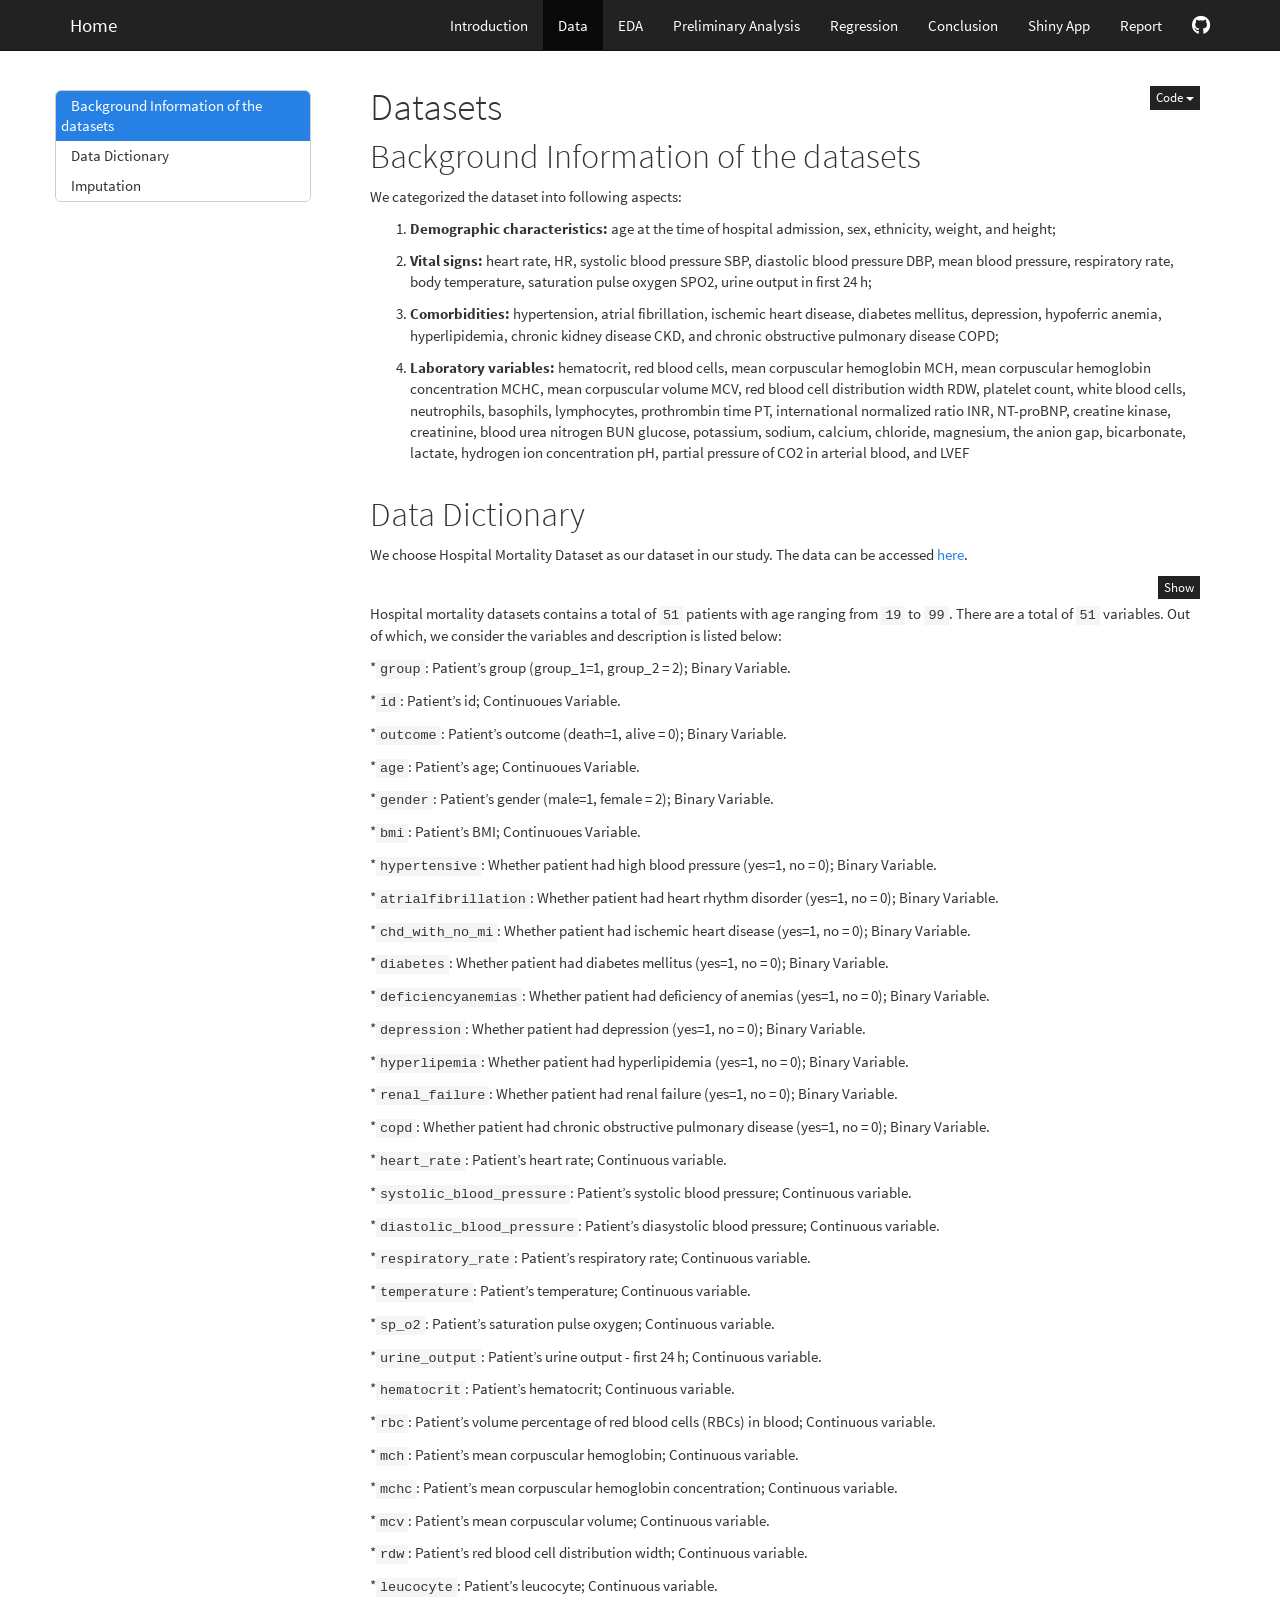
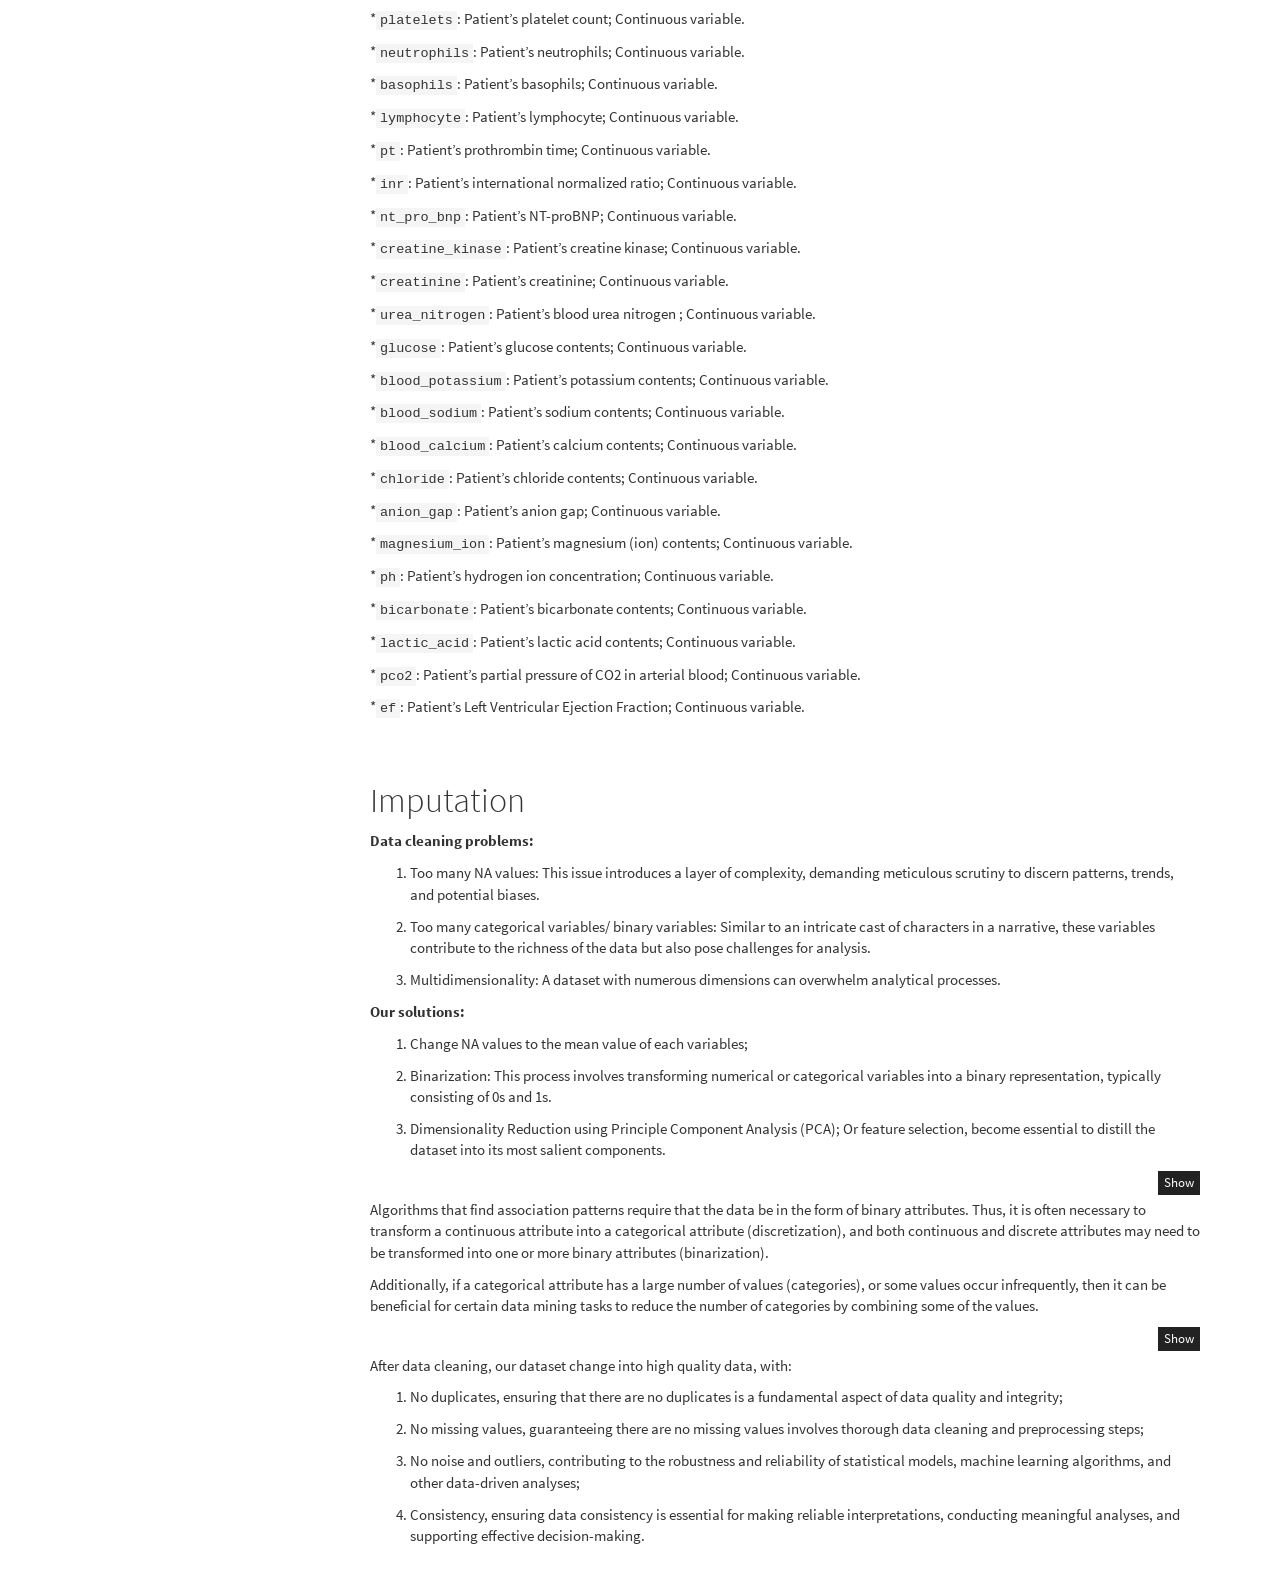
<file: Datasets.html>
<!DOCTYPE html>

<html>

<head>

<meta charset="utf-8" />
<meta name="generator" content="pandoc" />
<meta http-equiv="X-UA-Compatible" content="IE=EDGE" />




<title>Datasets</title>

<script src="site_libs/header-attrs-2.24/header-attrs.js"></script>
<script src="site_libs/jquery-3.6.0/jquery-3.6.0.min.js"></script>
<meta name="viewport" content="width=device-width, initial-scale=1" />
<link href="site_libs/bootstrap-3.3.5/css/cosmo.min.css" rel="stylesheet" />
<script src="site_libs/bootstrap-3.3.5/js/bootstrap.min.js"></script>
<script src="site_libs/bootstrap-3.3.5/shim/html5shiv.min.js"></script>
<script src="site_libs/bootstrap-3.3.5/shim/respond.min.js"></script>
<style>h1 {font-size: 34px;}
       h1.title {font-size: 38px;}
       h2 {font-size: 30px;}
       h3 {font-size: 24px;}
       h4 {font-size: 18px;}
       h5 {font-size: 16px;}
       h6 {font-size: 12px;}
       code {color: inherit; background-color: rgba(0, 0, 0, 0.04);}
       pre:not([class]) { background-color: white }</style>
<script src="site_libs/jqueryui-1.13.2/jquery-ui.min.js"></script>
<link href="site_libs/tocify-1.9.1/jquery.tocify.css" rel="stylesheet" />
<script src="site_libs/tocify-1.9.1/jquery.tocify.js"></script>
<script src="site_libs/navigation-1.1/tabsets.js"></script>
<script src="site_libs/navigation-1.1/codefolding.js"></script>
<link href="site_libs/highlightjs-9.12.0/default.css" rel="stylesheet" />
<script src="site_libs/highlightjs-9.12.0/highlight.js"></script>
<link href="site_libs/font-awesome-6.4.2/css/all.min.css" rel="stylesheet" />
<link href="site_libs/font-awesome-6.4.2/css/v4-shims.min.css" rel="stylesheet" />

<style type="text/css">
  code{white-space: pre-wrap;}
  span.smallcaps{font-variant: small-caps;}
  span.underline{text-decoration: underline;}
  div.column{display: inline-block; vertical-align: top; width: 50%;}
  div.hanging-indent{margin-left: 1.5em; text-indent: -1.5em;}
  ul.task-list{list-style: none;}
    </style>

<style type="text/css">code{white-space: pre;}</style>
<script type="text/javascript">
if (window.hljs) {
  hljs.configure({languages: []});
  hljs.initHighlightingOnLoad();
  if (document.readyState && document.readyState === "complete") {
    window.setTimeout(function() { hljs.initHighlighting(); }, 0);
  }
}
</script>









<style type = "text/css">
.main-container {
  max-width: 940px;
  margin-left: auto;
  margin-right: auto;
}
img {
  max-width:100%;
}
.tabbed-pane {
  padding-top: 12px;
}
.html-widget {
  margin-bottom: 20px;
}
button.code-folding-btn:focus {
  outline: none;
}
summary {
  display: list-item;
}
details > summary > p:only-child {
  display: inline;
}
pre code {
  padding: 0;
}
</style>


<style type="text/css">
.dropdown-submenu {
  position: relative;
}
.dropdown-submenu>.dropdown-menu {
  top: 0;
  left: 100%;
  margin-top: -6px;
  margin-left: -1px;
  border-radius: 0 6px 6px 6px;
}
.dropdown-submenu:hover>.dropdown-menu {
  display: block;
}
.dropdown-submenu>a:after {
  display: block;
  content: " ";
  float: right;
  width: 0;
  height: 0;
  border-color: transparent;
  border-style: solid;
  border-width: 5px 0 5px 5px;
  border-left-color: #cccccc;
  margin-top: 5px;
  margin-right: -10px;
}
.dropdown-submenu:hover>a:after {
  border-left-color: #adb5bd;
}
.dropdown-submenu.pull-left {
  float: none;
}
.dropdown-submenu.pull-left>.dropdown-menu {
  left: -100%;
  margin-left: 10px;
  border-radius: 6px 0 6px 6px;
}
</style>

<script type="text/javascript">
// manage active state of menu based on current page
$(document).ready(function () {
  // active menu anchor
  href = window.location.pathname
  href = href.substr(href.lastIndexOf('/') + 1)
  if (href === "")
    href = "index.html";
  var menuAnchor = $('a[href="' + href + '"]');

  // mark the anchor link active (and if it's in a dropdown, also mark that active)
  var dropdown = menuAnchor.closest('li.dropdown');
  if (window.bootstrap) { // Bootstrap 4+
    menuAnchor.addClass('active');
    dropdown.find('> .dropdown-toggle').addClass('active');
  } else { // Bootstrap 3
    menuAnchor.parent().addClass('active');
    dropdown.addClass('active');
  }

  // Navbar adjustments
  var navHeight = $(".navbar").first().height() + 15;
  var style = document.createElement('style');
  var pt = "padding-top: " + navHeight + "px; ";
  var mt = "margin-top: -" + navHeight + "px; ";
  var css = "";
  // offset scroll position for anchor links (for fixed navbar)
  for (var i = 1; i <= 6; i++) {
    css += ".section h" + i + "{ " + pt + mt + "}\n";
  }
  style.innerHTML = "body {" + pt + "padding-bottom: 40px; }\n" + css;
  document.head.appendChild(style);
});
</script>

<!-- tabsets -->

<style type="text/css">
.tabset-dropdown > .nav-tabs {
  display: inline-table;
  max-height: 500px;
  min-height: 44px;
  overflow-y: auto;
  border: 1px solid #ddd;
  border-radius: 4px;
}

.tabset-dropdown > .nav-tabs > li.active:before, .tabset-dropdown > .nav-tabs.nav-tabs-open:before {
  content: "\e259";
  font-family: 'Glyphicons Halflings';
  display: inline-block;
  padding: 10px;
  border-right: 1px solid #ddd;
}

.tabset-dropdown > .nav-tabs.nav-tabs-open > li.active:before {
  content: "\e258";
  font-family: 'Glyphicons Halflings';
  border: none;
}

.tabset-dropdown > .nav-tabs > li.active {
  display: block;
}

.tabset-dropdown > .nav-tabs > li > a,
.tabset-dropdown > .nav-tabs > li > a:focus,
.tabset-dropdown > .nav-tabs > li > a:hover {
  border: none;
  display: inline-block;
  border-radius: 4px;
  background-color: transparent;
}

.tabset-dropdown > .nav-tabs.nav-tabs-open > li {
  display: block;
  float: none;
}

.tabset-dropdown > .nav-tabs > li {
  display: none;
}
</style>

<!-- code folding -->
<style type="text/css">
.code-folding-btn { margin-bottom: 4px; }
</style>



<style type="text/css">

#TOC {
  margin: 25px 0px 20px 0px;
}
@media (max-width: 768px) {
#TOC {
  position: relative;
  width: 100%;
}
}

@media print {
.toc-content {
  /* see https://github.com/w3c/csswg-drafts/issues/4434 */
  float: right;
}
}

.toc-content {
  padding-left: 30px;
  padding-right: 40px;
}

div.main-container {
  max-width: 1200px;
}

div.tocify {
  width: 20%;
  max-width: 260px;
  max-height: 85%;
}

@media (min-width: 768px) and (max-width: 991px) {
  div.tocify {
    width: 25%;
  }
}

@media (max-width: 767px) {
  div.tocify {
    width: 100%;
    max-width: none;
  }
}

.tocify ul, .tocify li {
  line-height: 20px;
}

.tocify-subheader .tocify-item {
  font-size: 0.90em;
}

.tocify .list-group-item {
  border-radius: 0px;
}


</style>



</head>

<body>


<div class="container-fluid main-container">


<!-- setup 3col/9col grid for toc_float and main content  -->
<div class="row">
<div class="col-xs-12 col-sm-4 col-md-3">
<div id="TOC" class="tocify">
</div>
</div>

<div class="toc-content col-xs-12 col-sm-8 col-md-9">




<div class="navbar navbar-default  navbar-fixed-top" role="navigation">
  <div class="container">
    <div class="navbar-header">
      <button type="button" class="navbar-toggle collapsed" data-toggle="collapse" data-bs-toggle="collapse" data-target="#navbar" data-bs-target="#navbar">
        <span class="icon-bar"></span>
        <span class="icon-bar"></span>
        <span class="icon-bar"></span>
      </button>
      <a class="navbar-brand" href="index.html">Home</a>
    </div>
    <div id="navbar" class="navbar-collapse collapse">
      <ul class="nav navbar-nav">
        
      </ul>
      <ul class="nav navbar-nav navbar-right">
        <li>
  <a href="Introduction.html">Introduction</a>
</li>
<li>
  <a href="Datasets.html">Data</a>
</li>
<li>
  <a href="EDA.html">EDA</a>
</li>
<li>
  <a href="preliminary_study.html">Preliminary Analysis</a>
</li>
<li>
  <a href="regression_model.html">Regression</a>
</li>
<li>
  <a href="conclusion.html">Conclusion</a>
</li>
<li>
  <a href="https://cynthia-1688.shinyapps.io/p8105_mortality_Rshiny/">Shiny App</a>
</li>
<li>
  <a href="report.html">Report</a>
</li>
<li>
  <a href="https://github.com/candicejiaruiyu/p8105_mortality.github.io">
    <span class="fa fa-github fa-lg"></span>
     
  </a>
</li>
      </ul>
    </div><!--/.nav-collapse -->
  </div><!--/.container -->
</div><!--/.navbar -->

<div id="header">

<div class="btn-group pull-right float-right">
<button type="button" class="btn btn-default btn-xs btn-secondary btn-sm dropdown-toggle" data-toggle="dropdown" data-bs-toggle="dropdown" aria-haspopup="true" aria-expanded="false"><span>Code</span> <span class="caret"></span></button>
<ul class="dropdown-menu dropdown-menu-right" style="min-width: 50px;">
<li><a id="rmd-show-all-code" href="#">Show All Code</a></li>
<li><a id="rmd-hide-all-code" href="#">Hide All Code</a></li>
</ul>
</div>



<h1 class="title toc-ignore">Datasets</h1>

</div>


<div id="background-information-of-the-datasets" class="section level1">
<h1>Background Information of the datasets</h1>
<p>We categorized the dataset into following aspects:</p>
<ol style="list-style-type: decimal">
<li><p><strong>Demographic characteristics:</strong> age at the time of
hospital admission, sex, ethnicity, weight, and height;</p></li>
<li><p><strong>Vital signs:</strong> heart rate, HR, systolic blood
pressure SBP, diastolic blood pressure DBP, mean blood pressure,
respiratory rate, body temperature, saturation pulse oxygen SPO2, urine
output in first 24 h;</p></li>
<li><p><strong>Comorbidities:</strong> hypertension, atrial
fibrillation, ischemic heart disease, diabetes mellitus, depression,
hypoferric anemia, hyperlipidemia, chronic kidney disease CKD, and
chronic obstructive pulmonary disease COPD;</p></li>
<li><p><strong>Laboratory variables:</strong> hematocrit, red blood
cells, mean corpuscular hemoglobin MCH, mean corpuscular hemoglobin
concentration MCHC, mean corpuscular volume MCV, red blood cell
distribution width RDW, platelet count, white blood cells, neutrophils,
basophils, lymphocytes, prothrombin time PT, international normalized
ratio INR, NT-proBNP, creatine kinase, creatinine, blood urea nitrogen
BUN glucose, potassium, sodium, calcium, chloride, magnesium, the anion
gap, bicarbonate, lactate, hydrogen ion concentration pH, partial
pressure of CO2 in arterial blood, and LVEF</p></li>
</ol>
 
 
</div>
<div id="data-dictionary" class="section level1">
<h1>Data Dictionary</h1>
<p>We choose Hospital Mortality Dataset as our dataset in our study. The
data can be accessed <a
href="https://www.kaggle.com/datasets/saurabhshahane/in-hospital-mortality-prediction/data">here</a>.</p>
<pre class="r"><code># Load the data and preprocess it
  mortality_data &lt;- read_csv(&quot;mortality_data_cleaned.csv&quot;) %&gt;%
  janitor::clean_names() %&gt;%
  drop_na(outcome) </code></pre>
<p>Hospital mortality datasets contains a total of <code>51</code>
patients with age ranging from <code>19</code> to <code>99</code>. There
are a total of <code>51</code> variables. Out of which, we consider the
variables and description is listed below:</p>
<p>*<code>group</code>: Patient’s group (group_1=1, group_2 = 2); Binary
Variable.</p>
<p>*<code>id</code>: Patient’s id; Continuoues Variable.</p>
<p>*<code>outcome</code>: Patient’s outcome (death=1, alive = 0); Binary
Variable.</p>
<p>*<code>age</code>: Patient’s age; Continuoues Variable.</p>
<p>*<code>gender</code>: Patient’s gender (male=1, female = 2); Binary
Variable.</p>
<p>*<code>bmi</code>: Patient’s BMI; Continuoues Variable.</p>
<p>*<code>hypertensive</code>: Whether patient had high blood pressure
(yes=1, no = 0); Binary Variable.</p>
<p>*<code>atrialfibrillation</code>: Whether patient had heart rhythm
disorder (yes=1, no = 0); Binary Variable.</p>
<p>*<code>chd_with_no_mi</code>: Whether patient had ischemic heart
disease (yes=1, no = 0); Binary Variable.</p>
<p>*<code>diabetes</code>: Whether patient had diabetes mellitus (yes=1,
no = 0); Binary Variable.</p>
<p>*<code>deficiencyanemias</code>: Whether patient had deficiency of
anemias (yes=1, no = 0); Binary Variable.</p>
<p>*<code>depression</code>: Whether patient had depression (yes=1, no =
0); Binary Variable.</p>
<p>*<code>hyperlipemia</code>: Whether patient had hyperlipidemia
(yes=1, no = 0); Binary Variable.</p>
<p>*<code>renal_failure</code>: Whether patient had renal failure
(yes=1, no = 0); Binary Variable.</p>
<p>*<code>copd</code>: Whether patient had chronic obstructive pulmonary
disease (yes=1, no = 0); Binary Variable.</p>
<p>*<code>heart_rate</code>: Patient’s heart rate; Continuous
variable.</p>
<p>*<code>systolic_blood_pressure</code>: Patient’s systolic blood
pressure; Continuous variable.</p>
<p>*<code>diastolic_blood_pressure</code>: Patient’s diasystolic blood
pressure; Continuous variable.</p>
<p>*<code>respiratory_rate</code>: Patient’s respiratory rate;
Continuous variable.</p>
<p>*<code>temperature</code>: Patient’s temperature; Continuous
variable.</p>
<p>*<code>sp_o2</code>: Patient’s saturation pulse oxygen; Continuous
variable.</p>
<p>*<code>urine_output</code>: Patient’s urine output - first 24 h;
Continuous variable.</p>
<p>*<code>hematocrit</code>: Patient’s hematocrit; Continuous
variable.</p>
<p>*<code>rbc</code>: Patient’s volume percentage of red blood cells
(RBCs) in blood; Continuous variable.</p>
<p>*<code>mch</code>: Patient’s mean corpuscular hemoglobin; Continuous
variable.</p>
<p>*<code>mchc</code>: Patient’s mean corpuscular hemoglobin
concentration; Continuous variable.</p>
<p>*<code>mcv</code>: Patient’s mean corpuscular volume; Continuous
variable.</p>
<p>*<code>rdw</code>: Patient’s red blood cell distribution width;
Continuous variable.</p>
<p>*<code>leucocyte</code>: Patient’s leucocyte; Continuous
variable.</p>
<p>*<code>platelets</code>: Patient’s platelet count; Continuous
variable.</p>
<p>*<code>neutrophils</code>: Patient’s neutrophils; Continuous
variable.</p>
<p>*<code>basophils</code>: Patient’s basophils; Continuous
variable.</p>
<p>*<code>lymphocyte</code>: Patient’s lymphocyte; Continuous
variable.</p>
<p>*<code>pt</code>: Patient’s prothrombin time; Continuous
variable.</p>
<p>*<code>inr</code>: Patient’s international normalized ratio;
Continuous variable.</p>
<p>*<code>nt_pro_bnp</code>: Patient’s NT-proBNP; Continuous
variable.</p>
<p>*<code>creatine_kinase</code>: Patient’s creatine kinase; Continuous
variable.</p>
<p>*<code>creatinine</code>: Patient’s creatinine; Continuous
variable.</p>
<p>*<code>urea_nitrogen</code>: Patient’s blood urea nitrogen ;
Continuous variable.</p>
<p>*<code>glucose</code>: Patient’s glucose contents; Continuous
variable.</p>
<p>*<code>blood_potassium</code>: Patient’s potassium contents;
Continuous variable.</p>
<p>*<code>blood_sodium</code>: Patient’s sodium contents; Continuous
variable.</p>
<p>*<code>blood_calcium</code>: Patient’s calcium contents; Continuous
variable.</p>
<p>*<code>chloride</code>: Patient’s chloride contents; Continuous
variable.</p>
<p>*<code>anion_gap</code>: Patient’s anion gap; Continuous
variable.</p>
<p>*<code>magnesium_ion</code>: Patient’s magnesium (ion) contents;
Continuous variable.</p>
<p>*<code>ph</code>: Patient’s hydrogen ion concentration; Continuous
variable.</p>
<p>*<code>bicarbonate</code>: Patient’s bicarbonate contents; Continuous
variable.</p>
<p>*<code>lactic_acid</code>: Patient’s lactic acid contents; Continuous
variable.</p>
<p>*<code>pco2</code>: Patient’s partial pressure of CO2 in arterial
blood; Continuous variable.</p>
<p>*<code>ef</code>: Patient’s Left Ventricular Ejection Fraction;
Continuous variable.</p>
<p><br> <br></p>
</div>
<div id="imputation" class="section level1">
<h1>Imputation</h1>
<p><strong>Data cleaning problems:</strong></p>
<ol style="list-style-type: decimal">
<li><p>Too many NA values: This issue introduces a layer of complexity,
demanding meticulous scrutiny to discern patterns, trends, and potential
biases.</p></li>
<li><p>Too many categorical variables/ binary variables: Similar to an
intricate cast of characters in a narrative, these variables contribute
to the richness of the data but also pose challenges for
analysis.</p></li>
<li><p>Multidimensionality: A dataset with numerous dimensions can
overwhelm analytical processes.</p></li>
</ol>
<p><strong>Our solutions:</strong></p>
<ol style="list-style-type: decimal">
<li><p>Change NA values to the mean value of each variables;</p></li>
<li><p>Binarization: This process involves transforming numerical or
categorical variables into a binary representation, typically consisting
of 0s and 1s.</p></li>
<li><p>Dimensionality Reduction using Principle Component Analysis
(PCA); Or feature selection, become essential to distill the dataset
into its most salient components.</p></li>
</ol>
<pre class="r"><code># Define a function to convert multiple columns to factors
convert_to_factor &lt;- function(df, columns) {
  df[columns] &lt;- lapply(df[columns], factor)
  return(df)
}

# Load the data and preprocess it
mortality_data &lt;- read_csv(&quot;mortality_data.csv&quot;) %&gt;%
  janitor::clean_names() %&gt;%
  drop_na(outcome) %&gt;%
  convert_to_factor(., c(&quot;group&quot;, &quot;gendera&quot;, &quot;outcome&quot;, &quot;hypertensive&quot;, 
                         &quot;atrialfibrillation&quot;, &quot;chd_with_no_mi&quot;, &quot;diabetes&quot;, 
                         &quot;deficiencyanemias&quot;, &quot;depression&quot;, &quot;hyperlipemia&quot;, 
                         &quot;renal_failure&quot;, &quot;copd&quot;)) %&gt;%
  rename(gender = gendera)  # Rename gendera to gender after conversion</code></pre>
<p>Algorithms that find association patterns require that the data be in
the form of binary attributes. Thus, it is often necessary to transform
a continuous attribute into a categorical attribute (discretization),
and both continuous and discrete attributes may need to be transformed
into one or more binary attributes (binarization).</p>
<p>Additionally, if a categorical attribute has a large number of values
(categories), or some values occur infrequently, then it can be
beneficial for certain data mining tasks to reduce the number of
categories by combining some of the values.</p>
<pre class="r"><code># Imputing numerical columns with mean value 

numerical_columns &lt;- sapply(mortality_data, is.numeric)
mortality_data[numerical_columns] &lt;- lapply(mortality_data[numerical_columns], function(x) {
   ifelse(is.na(x), mean(x, na.rm = TRUE), x)
})


write_csv(mortality_data, &quot;mortality_data_cleaned.csv&quot;)</code></pre>
<p>After data cleaning, our dataset change into high quality data,
with:</p>
<ol style="list-style-type: decimal">
<li><p>No duplicates, ensuring that there are no duplicates is a
fundamental aspect of data quality and integrity;</p></li>
<li><p>No missing values, guaranteeing there are no missing values
involves thorough data cleaning and preprocessing steps;</p></li>
<li><p>No noise and outliers, contributing to the robustness and
reliability of statistical models, machine learning algorithms, and
other data-driven analyses;</p></li>
<li><p>Consistency, ensuring data consistency is essential for making
reliable interpretations, conducting meaningful analyses, and supporting
effective decision-making.</p></li>
</ol>
</div>



</div>
</div>

</div>

<script>

// add bootstrap table styles to pandoc tables
function bootstrapStylePandocTables() {
  $('tr.odd').parent('tbody').parent('table').addClass('table table-condensed');
}
$(document).ready(function () {
  bootstrapStylePandocTables();
});


</script>

<!-- tabsets -->

<script>
$(document).ready(function () {
  window.buildTabsets("TOC");
});

$(document).ready(function () {
  $('.tabset-dropdown > .nav-tabs > li').click(function () {
    $(this).parent().toggleClass('nav-tabs-open');
  });
});
</script>

<!-- code folding -->
<script>
$(document).ready(function () {
  window.initializeCodeFolding("hide" === "show");
});
</script>

<script>
$(document).ready(function ()  {

    // temporarily add toc-ignore selector to headers for the consistency with Pandoc
    $('.unlisted.unnumbered').addClass('toc-ignore')

    // move toc-ignore selectors from section div to header
    $('div.section.toc-ignore')
        .removeClass('toc-ignore')
        .children('h1,h2,h3,h4,h5').addClass('toc-ignore');

    // establish options
    var options = {
      selectors: "h1,h2,h3",
      theme: "bootstrap3",
      context: '.toc-content',
      hashGenerator: function (text) {
        return text.replace(/[.\\/?&!#<>]/g, '').replace(/\s/g, '_');
      },
      ignoreSelector: ".toc-ignore",
      scrollTo: 0
    };
    options.showAndHide = true;
    options.smoothScroll = true;

    // tocify
    var toc = $("#TOC").tocify(options).data("toc-tocify");
});
</script>

<!-- dynamically load mathjax for compatibility with self-contained -->
<script>
  (function () {
    var script = document.createElement("script");
    script.type = "text/javascript";
    script.src  = "https://mathjax.rstudio.com/latest/MathJax.js?config=TeX-AMS-MML_HTMLorMML";
    document.getElementsByTagName("head")[0].appendChild(script);
  })();
</script>

</body>
</html>
</file>
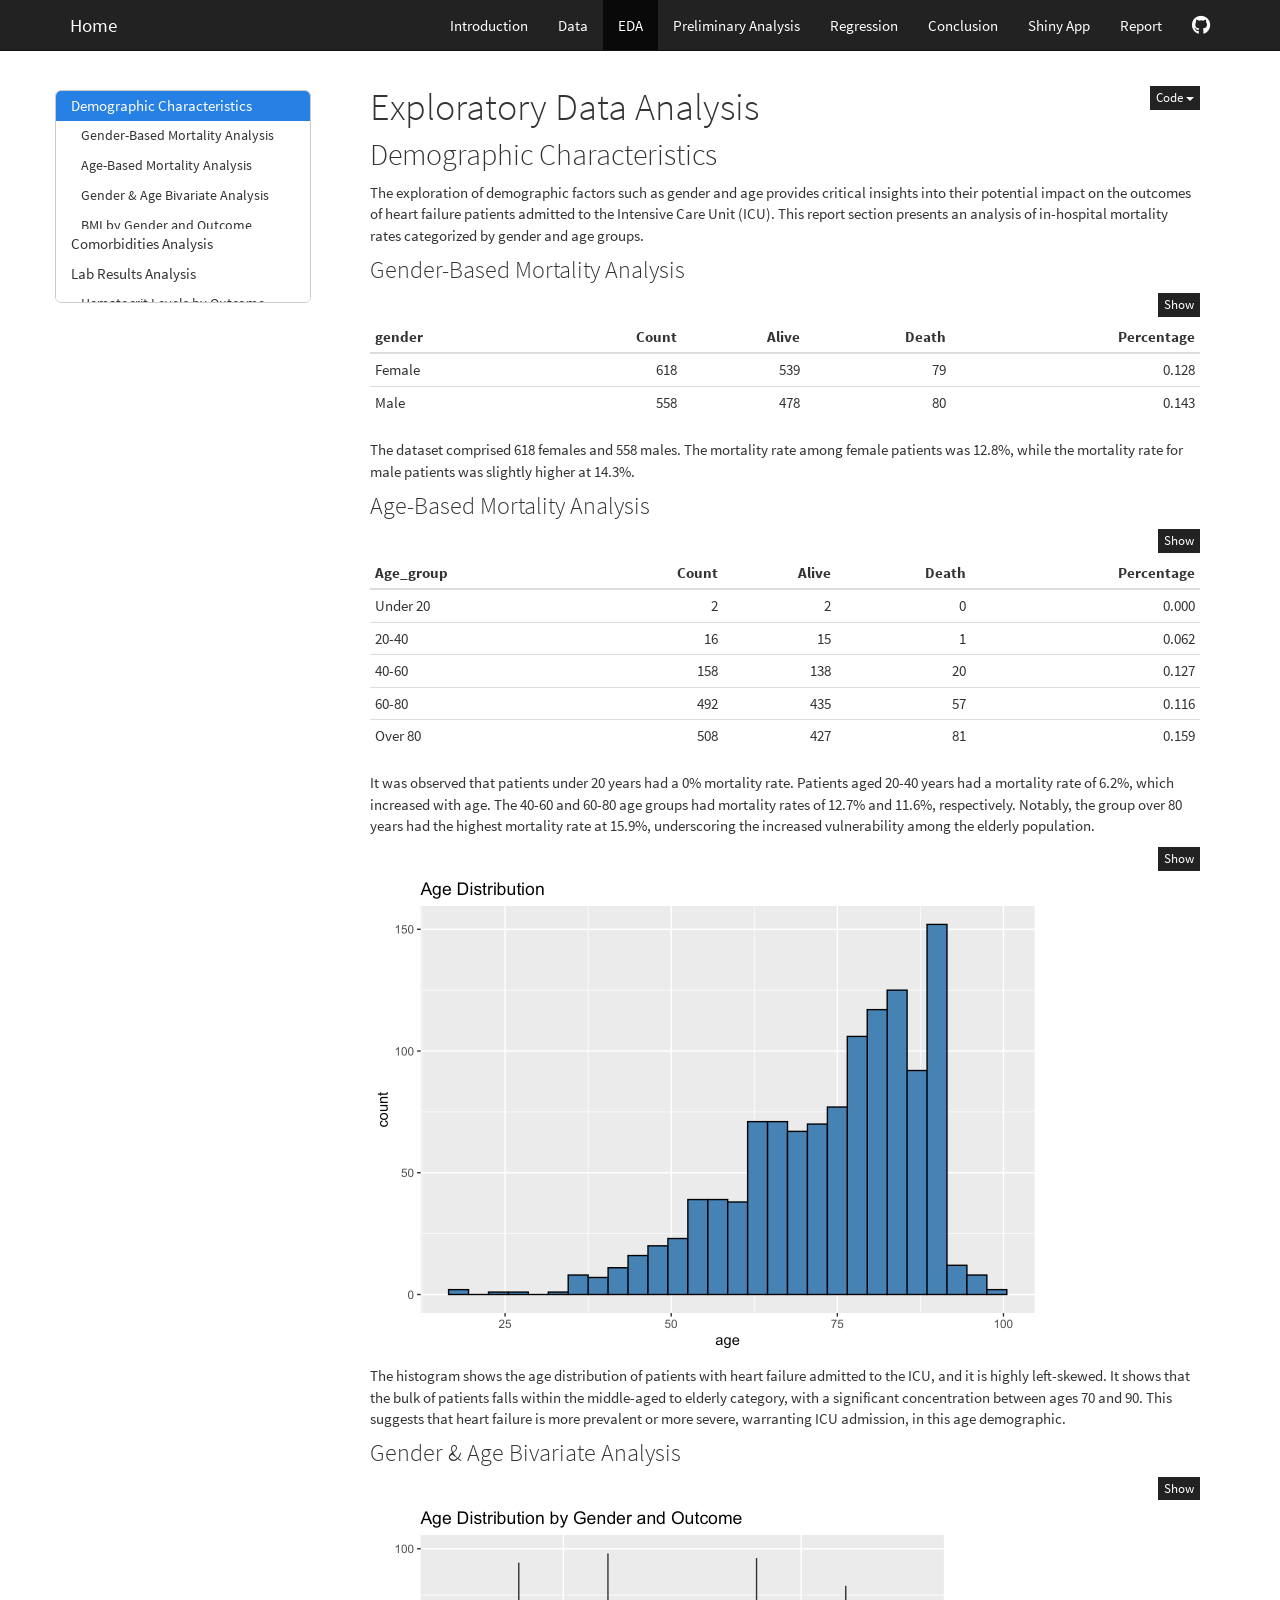
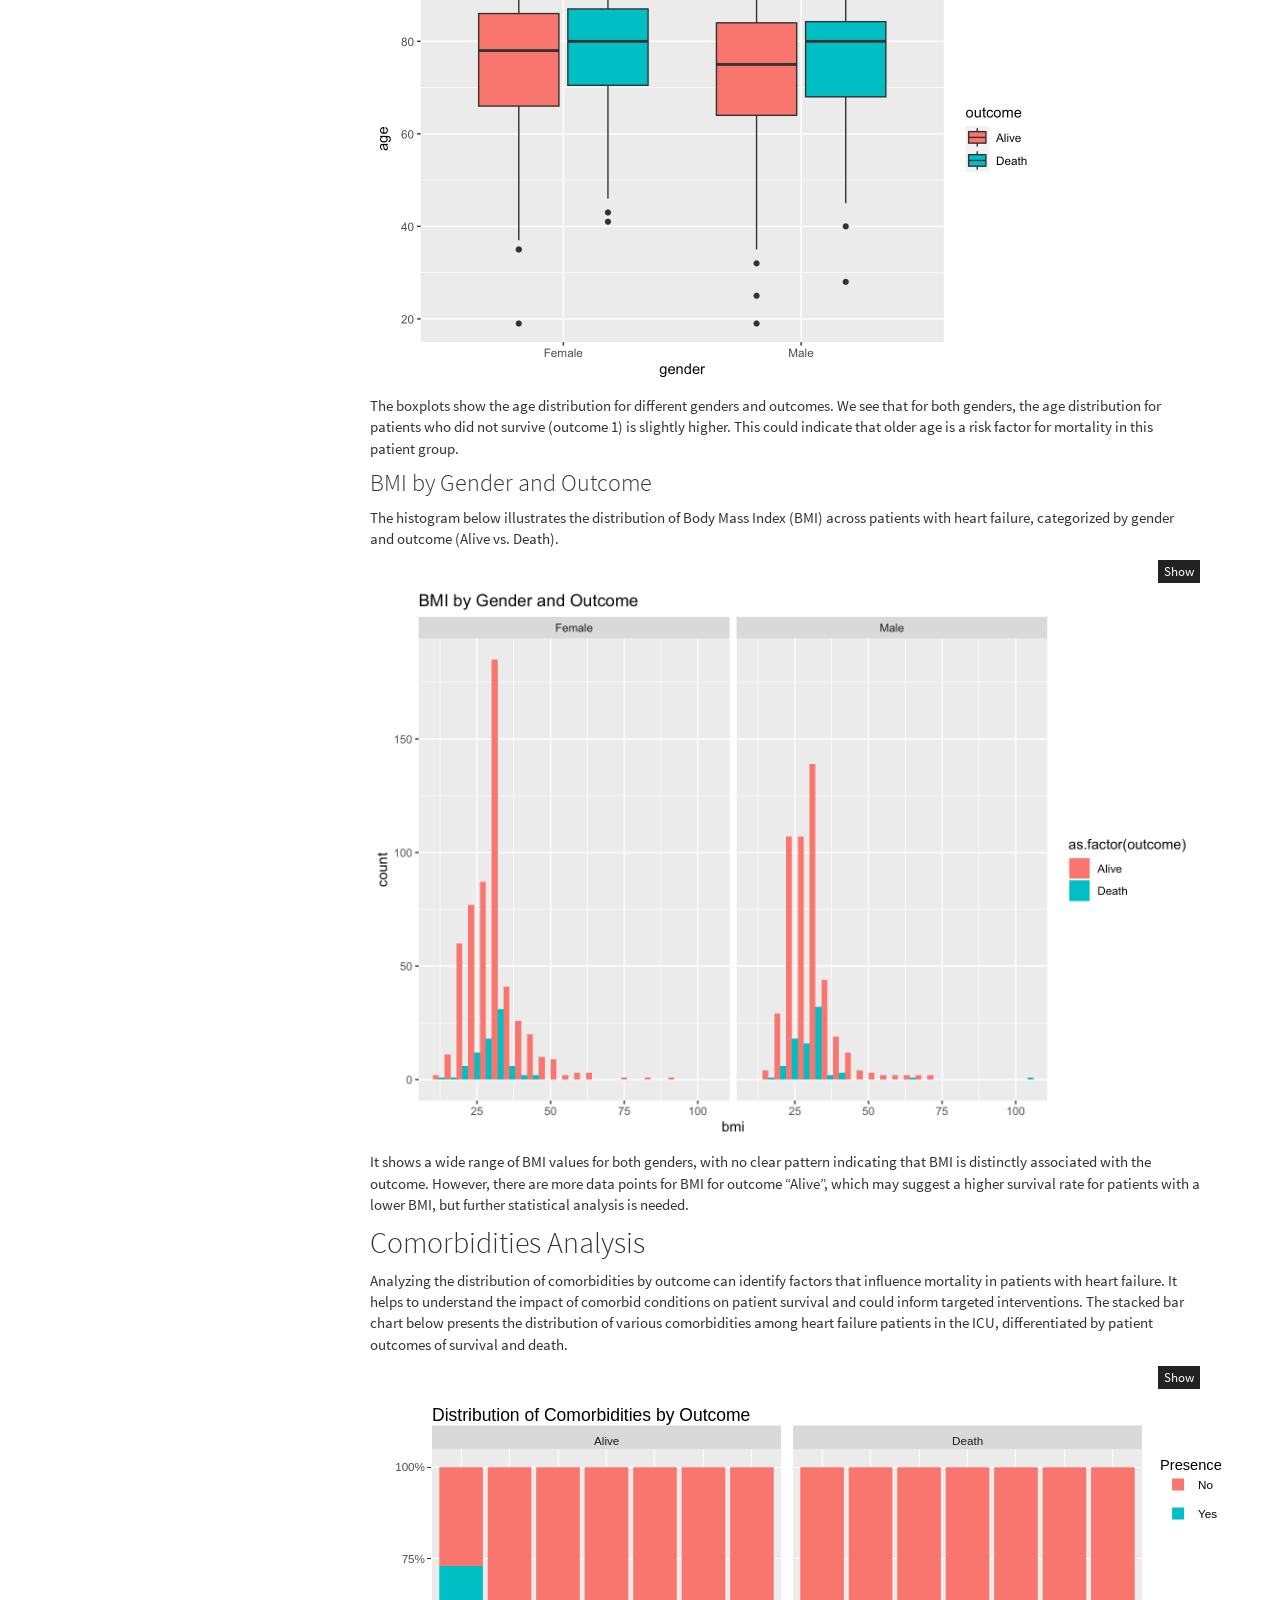
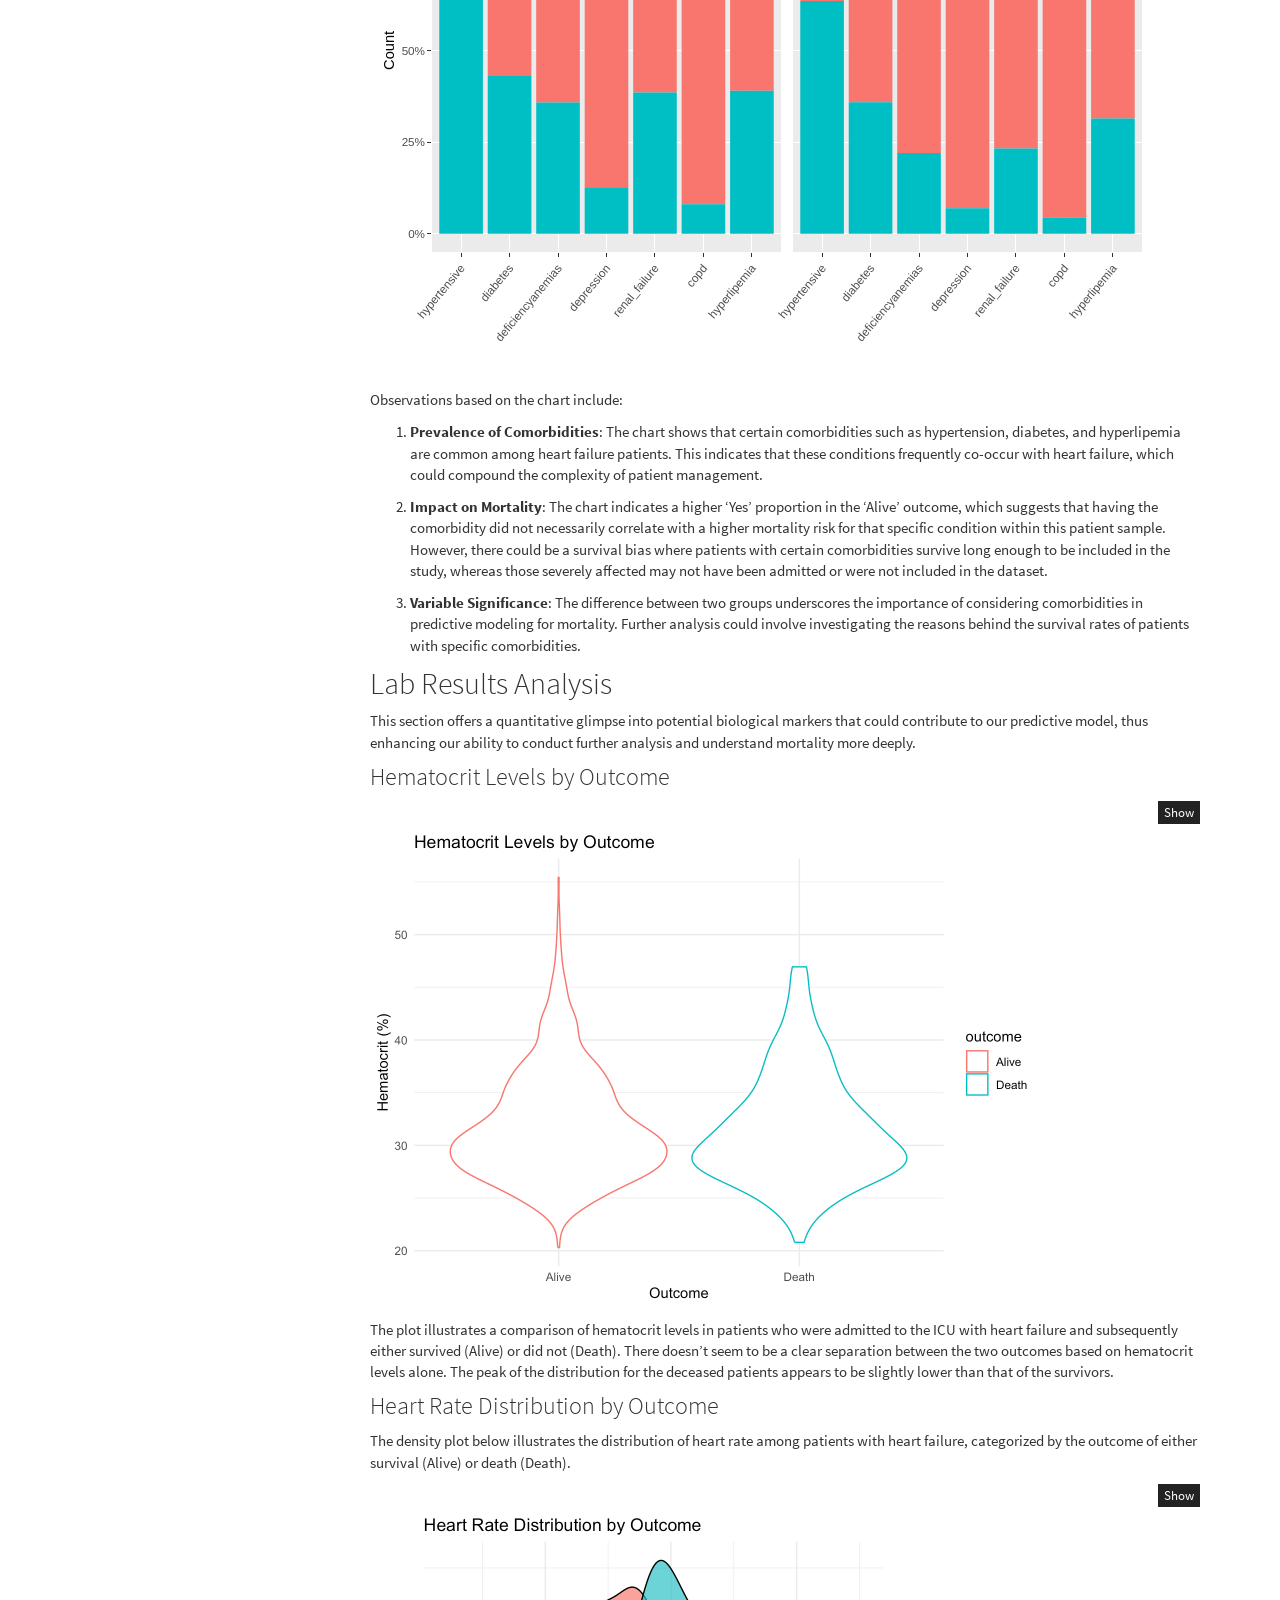
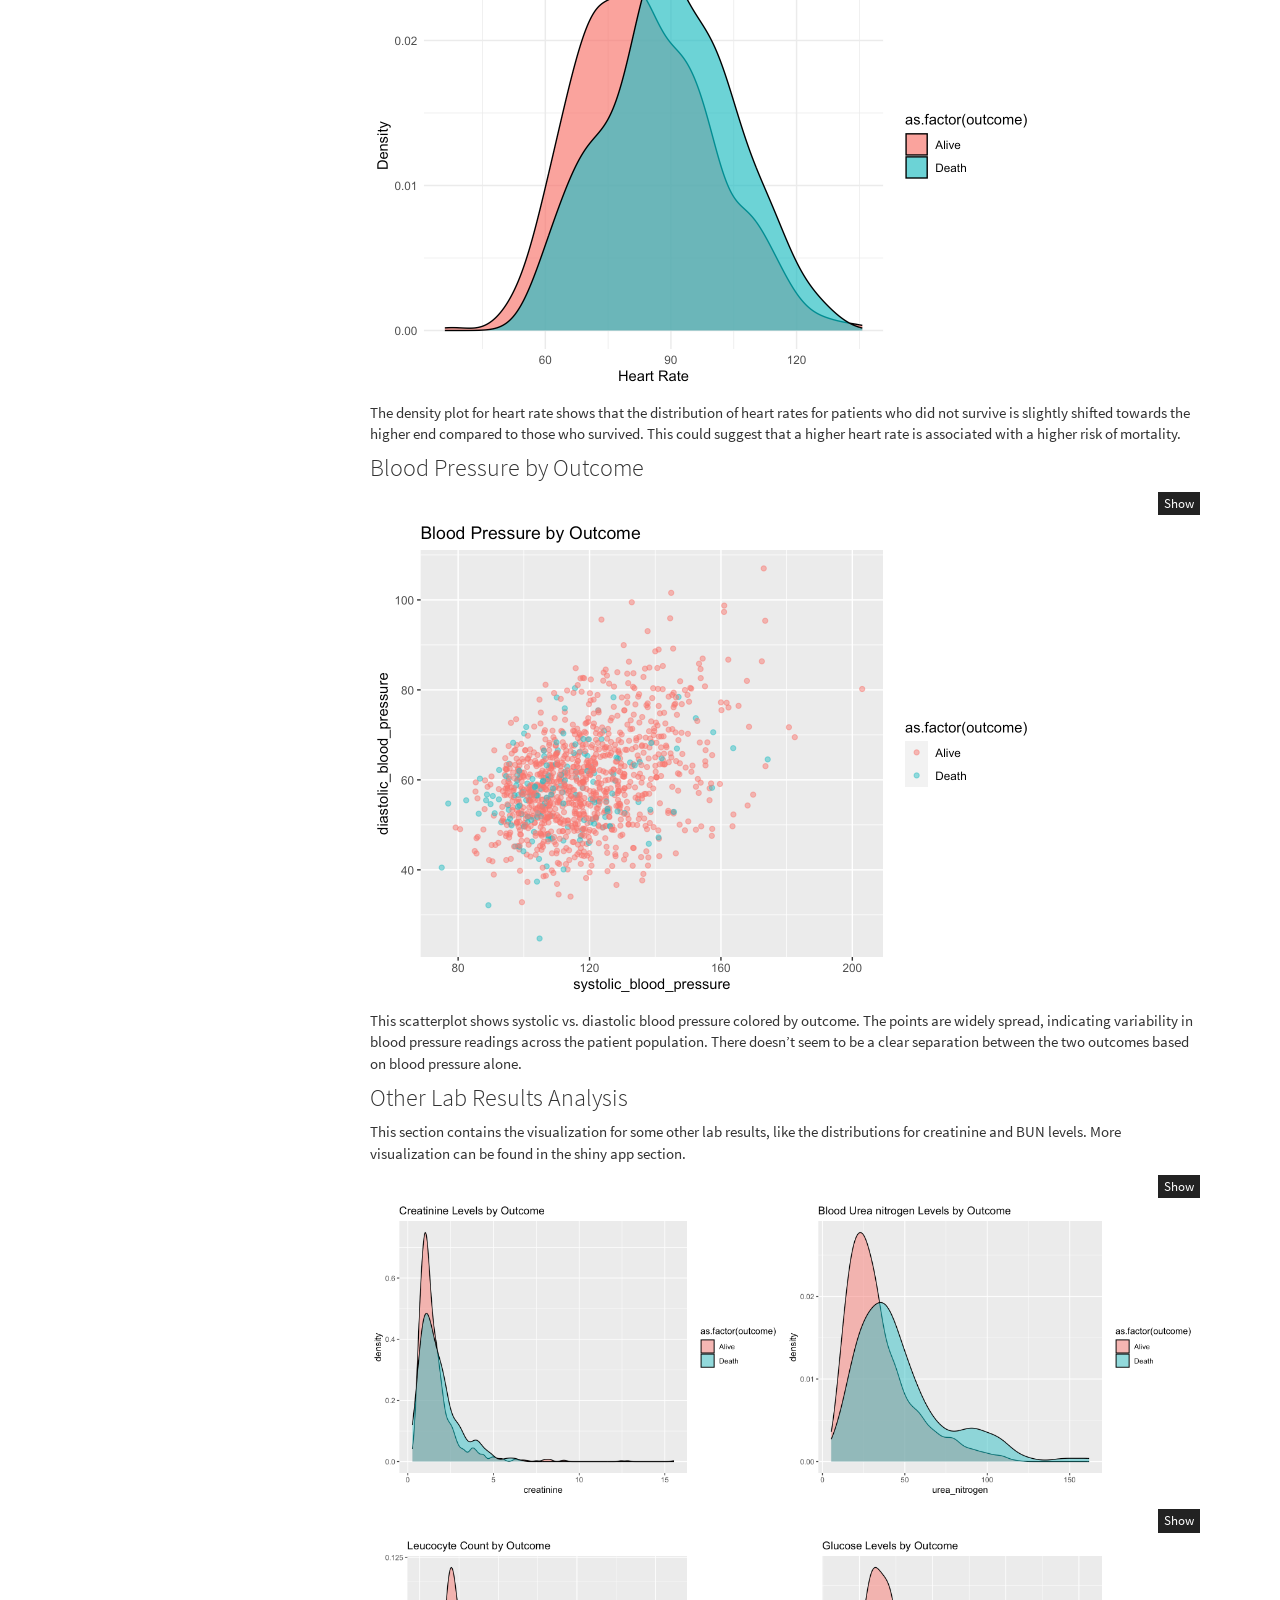
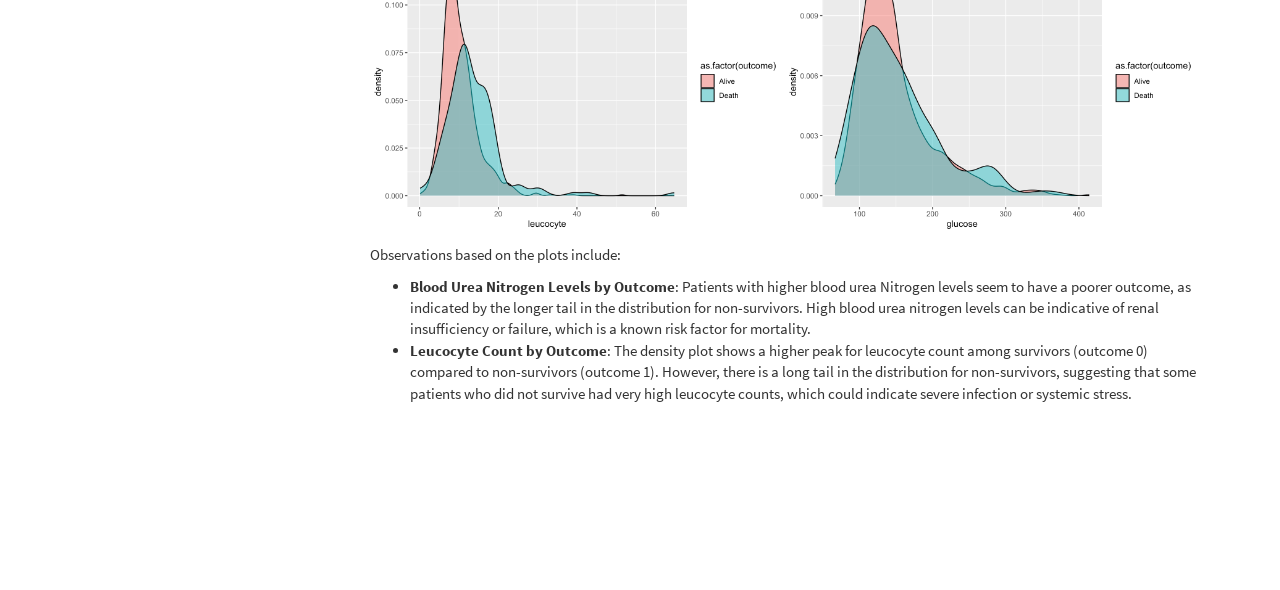
<file: EDA.html>
<!DOCTYPE html>

<html>

<head>

<meta charset="utf-8" />
<meta name="generator" content="pandoc" />
<meta http-equiv="X-UA-Compatible" content="IE=EDGE" />




<title>Exploratory Data Analysis</title>

<script src="site_libs/header-attrs-2.24/header-attrs.js"></script>
<script src="site_libs/jquery-3.6.0/jquery-3.6.0.min.js"></script>
<meta name="viewport" content="width=device-width, initial-scale=1" />
<link href="site_libs/bootstrap-3.3.5/css/cosmo.min.css" rel="stylesheet" />
<script src="site_libs/bootstrap-3.3.5/js/bootstrap.min.js"></script>
<script src="site_libs/bootstrap-3.3.5/shim/html5shiv.min.js"></script>
<script src="site_libs/bootstrap-3.3.5/shim/respond.min.js"></script>
<style>h1 {font-size: 34px;}
       h1.title {font-size: 38px;}
       h2 {font-size: 30px;}
       h3 {font-size: 24px;}
       h4 {font-size: 18px;}
       h5 {font-size: 16px;}
       h6 {font-size: 12px;}
       code {color: inherit; background-color: rgba(0, 0, 0, 0.04);}
       pre:not([class]) { background-color: white }</style>
<script src="site_libs/jqueryui-1.13.2/jquery-ui.min.js"></script>
<link href="site_libs/tocify-1.9.1/jquery.tocify.css" rel="stylesheet" />
<script src="site_libs/tocify-1.9.1/jquery.tocify.js"></script>
<script src="site_libs/navigation-1.1/tabsets.js"></script>
<script src="site_libs/navigation-1.1/codefolding.js"></script>
<link href="site_libs/highlightjs-9.12.0/default.css" rel="stylesheet" />
<script src="site_libs/highlightjs-9.12.0/highlight.js"></script>
<script src="site_libs/htmlwidgets-1.6.2/htmlwidgets.js"></script>
<script src="site_libs/plotly-binding-4.10.3/plotly.js"></script>
<script src="site_libs/typedarray-0.1/typedarray.min.js"></script>
<link href="site_libs/crosstalk-1.2.0/css/crosstalk.min.css" rel="stylesheet" />
<script src="site_libs/crosstalk-1.2.0/js/crosstalk.min.js"></script>
<link href="site_libs/plotly-htmlwidgets-css-2.11.1/plotly-htmlwidgets.css" rel="stylesheet" />
<script src="site_libs/plotly-main-2.11.1/plotly-latest.min.js"></script>
<link href="site_libs/font-awesome-6.4.2/css/all.min.css" rel="stylesheet" />
<link href="site_libs/font-awesome-6.4.2/css/v4-shims.min.css" rel="stylesheet" />

<style type="text/css">
  code{white-space: pre-wrap;}
  span.smallcaps{font-variant: small-caps;}
  span.underline{text-decoration: underline;}
  div.column{display: inline-block; vertical-align: top; width: 50%;}
  div.hanging-indent{margin-left: 1.5em; text-indent: -1.5em;}
  ul.task-list{list-style: none;}
    </style>

<style type="text/css">code{white-space: pre;}</style>
<script type="text/javascript">
if (window.hljs) {
  hljs.configure({languages: []});
  hljs.initHighlightingOnLoad();
  if (document.readyState && document.readyState === "complete") {
    window.setTimeout(function() { hljs.initHighlighting(); }, 0);
  }
}
</script>









<style type = "text/css">
.main-container {
  max-width: 940px;
  margin-left: auto;
  margin-right: auto;
}
img {
  max-width:100%;
}
.tabbed-pane {
  padding-top: 12px;
}
.html-widget {
  margin-bottom: 20px;
}
button.code-folding-btn:focus {
  outline: none;
}
summary {
  display: list-item;
}
details > summary > p:only-child {
  display: inline;
}
pre code {
  padding: 0;
}
</style>


<style type="text/css">
.dropdown-submenu {
  position: relative;
}
.dropdown-submenu>.dropdown-menu {
  top: 0;
  left: 100%;
  margin-top: -6px;
  margin-left: -1px;
  border-radius: 0 6px 6px 6px;
}
.dropdown-submenu:hover>.dropdown-menu {
  display: block;
}
.dropdown-submenu>a:after {
  display: block;
  content: " ";
  float: right;
  width: 0;
  height: 0;
  border-color: transparent;
  border-style: solid;
  border-width: 5px 0 5px 5px;
  border-left-color: #cccccc;
  margin-top: 5px;
  margin-right: -10px;
}
.dropdown-submenu:hover>a:after {
  border-left-color: #adb5bd;
}
.dropdown-submenu.pull-left {
  float: none;
}
.dropdown-submenu.pull-left>.dropdown-menu {
  left: -100%;
  margin-left: 10px;
  border-radius: 6px 0 6px 6px;
}
</style>

<script type="text/javascript">
// manage active state of menu based on current page
$(document).ready(function () {
  // active menu anchor
  href = window.location.pathname
  href = href.substr(href.lastIndexOf('/') + 1)
  if (href === "")
    href = "index.html";
  var menuAnchor = $('a[href="' + href + '"]');

  // mark the anchor link active (and if it's in a dropdown, also mark that active)
  var dropdown = menuAnchor.closest('li.dropdown');
  if (window.bootstrap) { // Bootstrap 4+
    menuAnchor.addClass('active');
    dropdown.find('> .dropdown-toggle').addClass('active');
  } else { // Bootstrap 3
    menuAnchor.parent().addClass('active');
    dropdown.addClass('active');
  }

  // Navbar adjustments
  var navHeight = $(".navbar").first().height() + 15;
  var style = document.createElement('style');
  var pt = "padding-top: " + navHeight + "px; ";
  var mt = "margin-top: -" + navHeight + "px; ";
  var css = "";
  // offset scroll position for anchor links (for fixed navbar)
  for (var i = 1; i <= 6; i++) {
    css += ".section h" + i + "{ " + pt + mt + "}\n";
  }
  style.innerHTML = "body {" + pt + "padding-bottom: 40px; }\n" + css;
  document.head.appendChild(style);
});
</script>

<!-- tabsets -->

<style type="text/css">
.tabset-dropdown > .nav-tabs {
  display: inline-table;
  max-height: 500px;
  min-height: 44px;
  overflow-y: auto;
  border: 1px solid #ddd;
  border-radius: 4px;
}

.tabset-dropdown > .nav-tabs > li.active:before, .tabset-dropdown > .nav-tabs.nav-tabs-open:before {
  content: "\e259";
  font-family: 'Glyphicons Halflings';
  display: inline-block;
  padding: 10px;
  border-right: 1px solid #ddd;
}

.tabset-dropdown > .nav-tabs.nav-tabs-open > li.active:before {
  content: "\e258";
  font-family: 'Glyphicons Halflings';
  border: none;
}

.tabset-dropdown > .nav-tabs > li.active {
  display: block;
}

.tabset-dropdown > .nav-tabs > li > a,
.tabset-dropdown > .nav-tabs > li > a:focus,
.tabset-dropdown > .nav-tabs > li > a:hover {
  border: none;
  display: inline-block;
  border-radius: 4px;
  background-color: transparent;
}

.tabset-dropdown > .nav-tabs.nav-tabs-open > li {
  display: block;
  float: none;
}

.tabset-dropdown > .nav-tabs > li {
  display: none;
}
</style>

<!-- code folding -->
<style type="text/css">
.code-folding-btn { margin-bottom: 4px; }
</style>



<style type="text/css">

#TOC {
  margin: 25px 0px 20px 0px;
}
@media (max-width: 768px) {
#TOC {
  position: relative;
  width: 100%;
}
}

@media print {
.toc-content {
  /* see https://github.com/w3c/csswg-drafts/issues/4434 */
  float: right;
}
}

.toc-content {
  padding-left: 30px;
  padding-right: 40px;
}

div.main-container {
  max-width: 1200px;
}

div.tocify {
  width: 20%;
  max-width: 260px;
  max-height: 85%;
}

@media (min-width: 768px) and (max-width: 991px) {
  div.tocify {
    width: 25%;
  }
}

@media (max-width: 767px) {
  div.tocify {
    width: 100%;
    max-width: none;
  }
}

.tocify ul, .tocify li {
  line-height: 20px;
}

.tocify-subheader .tocify-item {
  font-size: 0.90em;
}

.tocify .list-group-item {
  border-radius: 0px;
}


</style>



</head>

<body>


<div class="container-fluid main-container">


<!-- setup 3col/9col grid for toc_float and main content  -->
<div class="row">
<div class="col-xs-12 col-sm-4 col-md-3">
<div id="TOC" class="tocify">
</div>
</div>

<div class="toc-content col-xs-12 col-sm-8 col-md-9">




<div class="navbar navbar-default  navbar-fixed-top" role="navigation">
  <div class="container">
    <div class="navbar-header">
      <button type="button" class="navbar-toggle collapsed" data-toggle="collapse" data-bs-toggle="collapse" data-target="#navbar" data-bs-target="#navbar">
        <span class="icon-bar"></span>
        <span class="icon-bar"></span>
        <span class="icon-bar"></span>
      </button>
      <a class="navbar-brand" href="index.html">Home</a>
    </div>
    <div id="navbar" class="navbar-collapse collapse">
      <ul class="nav navbar-nav">
        
      </ul>
      <ul class="nav navbar-nav navbar-right">
        <li>
  <a href="Introduction.html">Introduction</a>
</li>
<li>
  <a href="Datasets.html">Data</a>
</li>
<li>
  <a href="EDA.html">EDA</a>
</li>
<li>
  <a href="preliminary_study.html">Preliminary Analysis</a>
</li>
<li>
  <a href="regression_model.html">Regression</a>
</li>
<li>
  <a href="conclusion.html">Conclusion</a>
</li>
<li>
  <a href="https://cynthia-1688.shinyapps.io/p8105_mortality_Rshiny/">Shiny App</a>
</li>
<li>
  <a href="report.html">Report</a>
</li>
<li>
  <a href="https://github.com/candicejiaruiyu/p8105_mortality.github.io">
    <span class="fa fa-github fa-lg"></span>
     
  </a>
</li>
      </ul>
    </div><!--/.nav-collapse -->
  </div><!--/.container -->
</div><!--/.navbar -->

<div id="header">

<div class="btn-group pull-right float-right">
<button type="button" class="btn btn-default btn-xs btn-secondary btn-sm dropdown-toggle" data-toggle="dropdown" data-bs-toggle="dropdown" aria-haspopup="true" aria-expanded="false"><span>Code</span> <span class="caret"></span></button>
<ul class="dropdown-menu dropdown-menu-right" style="min-width: 50px;">
<li><a id="rmd-show-all-code" href="#">Show All Code</a></li>
<li><a id="rmd-hide-all-code" href="#">Hide All Code</a></li>
</ul>
</div>



<h1 class="title toc-ignore">Exploratory Data Analysis</h1>

</div>


<div id="demographic-characteristics" class="section level2">
<h2>Demographic Characteristics</h2>
<p>The exploration of demographic factors such as gender and age
provides critical insights into their potential impact on the outcomes
of heart failure patients admitted to the Intensive Care Unit (ICU).
This report section presents an analysis of in-hospital mortality rates
categorized by gender and age groups.</p>
<div id="gender-based-mortality-analysis" class="section level3">
<h3>Gender-Based Mortality Analysis</h3>
<pre class="r"><code>mortality_data_EDA %&gt;%
  group_by(gender) %&gt;%
  summarise(
    Count = n(), # total number of entries for each gender
    Alive = sum(outcome == &quot;Alive&quot;), # number of outcomes with value 0
    Death = sum(outcome == &quot;Death&quot;), # number of outcomes with value 1
    Percentage = Death/Count
  ) %&gt;%
  knitr::kable(digits = 3)  </code></pre>
<table>
<thead>
<tr class="header">
<th align="left">gender</th>
<th align="right">Count</th>
<th align="right">Alive</th>
<th align="right">Death</th>
<th align="right">Percentage</th>
</tr>
</thead>
<tbody>
<tr class="odd">
<td align="left">Female</td>
<td align="right">618</td>
<td align="right">539</td>
<td align="right">79</td>
<td align="right">0.128</td>
</tr>
<tr class="even">
<td align="left">Male</td>
<td align="right">558</td>
<td align="right">478</td>
<td align="right">80</td>
<td align="right">0.143</td>
</tr>
</tbody>
</table>
<p>The dataset comprised 618 females and 558 males. The mortality rate
among female patients was 12.8%, while the mortality rate for male
patients was slightly higher at 14.3%.</p>
</div>
<div id="age-based-mortality-analysis" class="section level3">
<h3>Age-Based Mortality Analysis</h3>
<pre class="r"><code># Define age intervals
age_breaks &lt;- c(-Inf, 20, 40, 60, 80, Inf)
age_labels &lt;- c(&#39;Under 20&#39;, &#39;20-40&#39;, &#39;40-60&#39;, &#39;60-80&#39;, &#39;Over 80&#39;)

# Create age groups and summarize outcomes
mortality_data_EDA %&gt;%
  mutate(Age_group = cut(age, breaks = age_breaks, labels = age_labels, right = FALSE)) %&gt;%
  group_by(Age_group) %&gt;%
  summarise(Count = n(),
            Alive = sum(outcome == &quot;Alive&quot;, na.rm = TRUE),
            Death = sum(outcome == &quot;Death&quot;, na.rm = TRUE),
            Percentage = Death/(Alive + Death)) %&gt;%
  knitr::kable(digits = 3)  </code></pre>
<table>
<thead>
<tr class="header">
<th align="left">Age_group</th>
<th align="right">Count</th>
<th align="right">Alive</th>
<th align="right">Death</th>
<th align="right">Percentage</th>
</tr>
</thead>
<tbody>
<tr class="odd">
<td align="left">Under 20</td>
<td align="right">2</td>
<td align="right">2</td>
<td align="right">0</td>
<td align="right">0.000</td>
</tr>
<tr class="even">
<td align="left">20-40</td>
<td align="right">16</td>
<td align="right">15</td>
<td align="right">1</td>
<td align="right">0.062</td>
</tr>
<tr class="odd">
<td align="left">40-60</td>
<td align="right">158</td>
<td align="right">138</td>
<td align="right">20</td>
<td align="right">0.127</td>
</tr>
<tr class="even">
<td align="left">60-80</td>
<td align="right">492</td>
<td align="right">435</td>
<td align="right">57</td>
<td align="right">0.116</td>
</tr>
<tr class="odd">
<td align="left">Over 80</td>
<td align="right">508</td>
<td align="right">427</td>
<td align="right">81</td>
<td align="right">0.159</td>
</tr>
</tbody>
</table>
<p>It was observed that patients under 20 years had a 0% mortality rate.
Patients aged 20-40 years had a mortality rate of 6.2%, which increased
with age. The 40-60 and 60-80 age groups had mortality rates of 12.7%
and 11.6%, respectively. Notably, the group over 80 years had the
highest mortality rate at 15.9%, underscoring the increased
vulnerability among the elderly population.</p>
<pre class="r"><code># Distribution of Age
ggplot(mortality_data_EDA, aes(x = age)) +
  geom_histogram(binwidth = 3, fill = &quot;steelblue&quot;, color = &quot;black&quot;) +
  ggtitle(&quot;Age Distribution&quot;)</code></pre>
<p><img src="EDA_files/figure-html/unnamed-chunk-3-1.png" width="672" /></p>
<p>The histogram shows the age distribution of patients with heart
failure admitted to the ICU, and it is highly left-skewed. It shows that
the bulk of patients falls within the middle-aged to elderly category,
with a significant concentration between ages 70 and 90. This suggests
that heart failure is more prevalent or more severe, warranting ICU
admission, in this age demographic.</p>
</div>
<div id="gender-age-bivariate-analysis" class="section level3">
<h3>Gender &amp; Age Bivariate Analysis</h3>
<pre class="r"><code># Bivariate Analysis
ggplot(mortality_data_EDA, aes(x = gender, y = age, fill = outcome)) +
  geom_boxplot() +
  ggtitle(&quot;Age Distribution by Gender and Outcome&quot;)</code></pre>
<p><img src="EDA_files/figure-html/unnamed-chunk-4-1.png" width="672" /></p>
<p>The boxplots show the age distribution for different genders and
outcomes. We see that for both genders, the age distribution for
patients who did not survive (outcome 1) is slightly higher. This could
indicate that older age is a risk factor for mortality in this patient
group.</p>
</div>
<div id="bmi-by-gender-and-outcome" class="section level3">
<h3>BMI by Gender and Outcome</h3>
<p>The histogram below illustrates the distribution of Body Mass Index
(BMI) across patients with heart failure, categorized by gender and
outcome (Alive vs. Death).</p>
<pre class="r"><code># BMI by Gender and Outcome
ggplot(mortality_data_EDA %&gt;% drop_na(bmi), aes(x = bmi, fill = as.factor(outcome))) +
  geom_histogram(binwidth = 4, position = &quot;dodge&quot;) +
  facet_wrap(~gender) +
  ggtitle(&quot;BMI by Gender and Outcome&quot;)</code></pre>
<p><img src="EDA_files/figure-html/unnamed-chunk-5-1.png" width="864" /></p>
<p>It shows a wide range of BMI values for both genders, with no clear
pattern indicating that BMI is distinctly associated with the outcome.
However, there are more data points for BMI for outcome “Alive”, which
may suggest a higher survival rate for patients with a lower BMI, but
further statistical analysis is needed.</p>
</div>
</div>
<div id="comorbidities-analysis" class="section level2">
<h2>Comorbidities Analysis</h2>
<p>Analyzing the distribution of comorbidities by outcome can identify
factors that influence mortality in patients with heart failure. It
helps to understand the impact of comorbid conditions on patient
survival and could inform targeted interventions. The stacked bar chart
below presents the distribution of various comorbidities among heart
failure patients in the ICU, differentiated by patient outcomes of
survival and death.</p>
<pre class="r"><code># Analyzing the presence of comorbidities by outcome
comorbidities &lt;- c(&quot;hypertensive&quot;, &quot;diabetes&quot;, &quot;deficiencyanemias&quot;, &quot;depression&quot;, &quot;renal_failure&quot;, &quot;copd&quot;, &quot;hyperlipemia&quot;)

# Melt the data for easier plotting
mortality_long &lt;- melt(mortality_data_EDA, id.vars = &quot;outcome&quot;, measure.vars = comorbidities)

# Plotting comorbidities by outcome
comorbidity_plot &lt;- ggplot(mortality_long, aes(x = variable, fill = as.factor(value))) +
  geom_bar(position = &quot;fill&quot;) +
  facet_wrap(~outcome) +
  labs(x = &quot; &quot;, y = &quot;Count&quot;, fill = &quot;Presence&quot;) +
  ggtitle(&quot;Distribution of Comorbidities by Outcome&quot;) +
  scale_y_continuous(labels = scales::percent) +
  theme(axis.text.x = element_text(angle = 50, hjust = 1))

interactive_plot &lt;- ggplotly(comorbidity_plot)

interactive_plot</code></pre>
<div class="plotly html-widget html-fill-item-overflow-hidden html-fill-item" id="htmlwidget-5442a3d4cf1b976755f0" style="width:864px;height:576px;"></div>
<script type="application/json" data-for="htmlwidget-5442a3d4cf1b976755f0">{"x":{"data":[{"orientation":"v","width":[0.89999999999999991,0.90000000000000013,0.90000000000000036,0.90000000000000036,0.90000000000000036,0.90000000000000036,0.90000000000000036],"base":[0.73058013765978369,0.43067846607669619,0.35791543756145527,0.12684365781710916,0.3854473942969518,0.080629301868239925,0.39036381514257623],"x":[1,2,3,4,5,6,7],"y":[0.26941986234021631,0.56932153392330376,0.64208456243854473,0.87315634218289084,0.61455260570304815,0.91937069813176009,0.60963618485742377],"text":["count: 0.26941986<br />variable: hypertensive<br />as.factor(value): No","count: 0.56932153<br />variable: diabetes<br />as.factor(value): No","count: 0.64208456<br />variable: deficiencyanemias<br />as.factor(value): No","count: 0.87315634<br />variable: depression<br />as.factor(value): No","count: 0.61455261<br />variable: renal_failure<br />as.factor(value): No","count: 0.91937070<br />variable: copd<br />as.factor(value): No","count: 0.60963618<br />variable: hyperlipemia<br />as.factor(value): No"],"type":"bar","textposition":"none","marker":{"autocolorscale":false,"color":"rgba(248,118,109,1)","line":{"width":1.8897637795275593,"color":"transparent"}},"name":"No","legendgroup":"No","showlegend":true,"xaxis":"x","yaxis":"y","hoverinfo":"text","frame":null},{"orientation":"v","width":[0.89999999999999991,0.90000000000000013,0.90000000000000036,0.90000000000000036,0.90000000000000036,0.90000000000000036,0.90000000000000036],"base":[0.63522012578616349,0.35849056603773582,0.22012578616352202,0.069182389937106917,0.23270440251572327,0.0440251572327044,0.31446540880503143],"x":[1,2,3,4,5,6,7],"y":[0.36477987421383651,0.64150943396226423,0.77987421383647804,0.9308176100628931,0.76729559748427678,0.95597484276729561,0.68553459119496862],"text":["count: 0.36477987<br />variable: hypertensive<br />as.factor(value): No","count: 0.64150943<br />variable: diabetes<br />as.factor(value): No","count: 0.77987421<br />variable: deficiencyanemias<br />as.factor(value): No","count: 0.93081761<br />variable: depression<br />as.factor(value): No","count: 0.76729560<br />variable: renal_failure<br />as.factor(value): No","count: 0.95597484<br />variable: copd<br />as.factor(value): No","count: 0.68553459<br />variable: hyperlipemia<br />as.factor(value): No"],"type":"bar","textposition":"none","marker":{"autocolorscale":false,"color":"rgba(248,118,109,1)","line":{"width":1.8897637795275593,"color":"transparent"}},"name":"No","legendgroup":"No","showlegend":false,"xaxis":"x2","yaxis":"y","hoverinfo":"text","frame":null},{"orientation":"v","width":[0.89999999999999991,0.90000000000000013,0.90000000000000036,0.90000000000000036,0.90000000000000036,0.90000000000000036,0.90000000000000036],"base":[0,0,0,0,0,0,0],"x":[1,2,3,4,5,6,7],"y":[0.73058013765978369,0.43067846607669619,0.35791543756145527,0.12684365781710916,0.3854473942969518,0.080629301868239925,0.39036381514257623],"text":["count: 0.73058014<br />variable: hypertensive<br />as.factor(value): Yes","count: 0.43067847<br />variable: diabetes<br />as.factor(value): Yes","count: 0.35791544<br />variable: deficiencyanemias<br />as.factor(value): Yes","count: 0.12684366<br />variable: depression<br />as.factor(value): Yes","count: 0.38544739<br />variable: renal_failure<br />as.factor(value): Yes","count: 0.08062930<br />variable: copd<br />as.factor(value): Yes","count: 0.39036382<br />variable: hyperlipemia<br />as.factor(value): Yes"],"type":"bar","textposition":"none","marker":{"autocolorscale":false,"color":"rgba(0,191,196,1)","line":{"width":1.8897637795275593,"color":"transparent"}},"name":"Yes","legendgroup":"Yes","showlegend":true,"xaxis":"x","yaxis":"y","hoverinfo":"text","frame":null},{"orientation":"v","width":[0.89999999999999991,0.90000000000000013,0.90000000000000036,0.90000000000000036,0.90000000000000036,0.90000000000000036,0.90000000000000036],"base":[0,0,0,0,0,0,0],"x":[1,2,3,4,5,6,7],"y":[0.63522012578616349,0.35849056603773582,0.22012578616352202,0.069182389937106917,0.23270440251572327,0.0440251572327044,0.31446540880503143],"text":["count: 0.63522013<br />variable: hypertensive<br />as.factor(value): Yes","count: 0.35849057<br />variable: diabetes<br />as.factor(value): Yes","count: 0.22012579<br />variable: deficiencyanemias<br />as.factor(value): Yes","count: 0.06918239<br />variable: depression<br />as.factor(value): Yes","count: 0.23270440<br />variable: renal_failure<br />as.factor(value): Yes","count: 0.04402516<br />variable: copd<br />as.factor(value): Yes","count: 0.31446541<br />variable: hyperlipemia<br />as.factor(value): Yes"],"type":"bar","textposition":"none","marker":{"autocolorscale":false,"color":"rgba(0,191,196,1)","line":{"width":1.8897637795275593,"color":"transparent"}},"name":"Yes","legendgroup":"Yes","showlegend":false,"xaxis":"x2","yaxis":"y","hoverinfo":"text","frame":null}],"layout":{"margin":{"t":56.182648401826484,"r":7.3059360730593621,"b":40.913242009132425,"l":48.949771689497723},"plot_bgcolor":"rgba(235,235,235,1)","paper_bgcolor":"rgba(255,255,255,1)","font":{"color":"rgba(0,0,0,1)","family":"","size":14.611872146118724},"title":{"text":"Distribution of Comorbidities by Outcome","font":{"color":"rgba(0,0,0,1)","family":"","size":17.534246575342465},"x":0,"xref":"paper"},"xaxis":{"domain":[0,0.49154405547099611],"automargin":true,"type":"linear","autorange":false,"range":[0.40000000000000002,7.5999999999999996],"tickmode":"array","ticktext":["hypertensive","diabetes","deficiencyanemias","depression","renal_failure","copd","hyperlipemia"],"tickvals":[1,2,3,4.0000000000000009,5,6,7],"categoryorder":"array","categoryarray":["hypertensive","diabetes","deficiencyanemias","depression","renal_failure","copd","hyperlipemia"],"nticks":null,"ticks":"outside","tickcolor":"rgba(51,51,51,1)","ticklen":3.6529680365296811,"tickwidth":0.66417600664176002,"showticklabels":true,"tickfont":{"color":"rgba(77,77,77,1)","family":"","size":11.68949771689498},"tickangle":-50,"showline":false,"linecolor":null,"linewidth":0,"showgrid":true,"gridcolor":"rgba(255,255,255,1)","gridwidth":0.66417600664176002,"zeroline":false,"anchor":"y","title":"","hoverformat":".2f"},"annotations":[{"text":" ","x":0.5,"y":0,"showarrow":false,"ax":0,"ay":0,"font":{"color":"rgba(0,0,0,1)","family":"","size":14.611872146118724},"xref":"paper","yref":"paper","textangle":-0,"xanchor":"center","yanchor":"top","annotationType":"axis","yshift":-21.917808219178088},{"text":"Count","x":0,"y":0.5,"showarrow":false,"ax":0,"ay":0,"font":{"color":"rgba(0,0,0,1)","family":"","size":14.611872146118724},"xref":"paper","yref":"paper","textangle":-90,"xanchor":"right","yanchor":"center","annotationType":"axis","xshift":-33.607305936073061},{"text":"Alive","x":0.24577202773549806,"y":1,"showarrow":false,"ax":0,"ay":0,"font":{"color":"rgba(26,26,26,1)","family":"","size":11.68949771689498},"xref":"paper","yref":"paper","textangle":-0,"xanchor":"center","yanchor":"bottom"},{"text":"Death","x":0.754227972264502,"y":1,"showarrow":false,"ax":0,"ay":0,"font":{"color":"rgba(26,26,26,1)","family":"","size":11.68949771689498},"xref":"paper","yref":"paper","textangle":-0,"xanchor":"center","yanchor":"bottom"}],"yaxis":{"domain":[0,1],"automargin":true,"type":"linear","autorange":false,"range":[-0.050000000000000003,1.05],"tickmode":"array","ticktext":["0%","25%","50%","75%","100%"],"tickvals":[0,0.25,0.5,0.75,1],"categoryorder":"array","categoryarray":["0%","25%","50%","75%","100%"],"nticks":null,"ticks":"outside","tickcolor":"rgba(51,51,51,1)","ticklen":3.6529680365296811,"tickwidth":0.66417600664176002,"showticklabels":true,"tickfont":{"color":"rgba(77,77,77,1)","family":"","size":11.68949771689498},"tickangle":-0,"showline":false,"linecolor":null,"linewidth":0,"showgrid":true,"gridcolor":"rgba(255,255,255,1)","gridwidth":0.66417600664176002,"zeroline":false,"anchor":"x","title":"","hoverformat":".2f"},"shapes":[{"type":"rect","fillcolor":null,"line":{"color":null,"width":0,"linetype":[]},"yref":"paper","xref":"paper","x0":0,"x1":0.49154405547099611,"y0":0,"y1":1},{"type":"rect","fillcolor":"rgba(217,217,217,1)","line":{"color":"transparent","width":0.66417600664176002,"linetype":"solid"},"yref":"paper","xref":"paper","x0":0,"x1":0.49154405547099611,"y0":0,"y1":23.37899543378996,"yanchor":1,"ysizemode":"pixel"},{"type":"rect","fillcolor":null,"line":{"color":null,"width":0,"linetype":[]},"yref":"paper","xref":"paper","x0":0.50845594452900389,"x1":1,"y0":0,"y1":1},{"type":"rect","fillcolor":"rgba(217,217,217,1)","line":{"color":"transparent","width":0.66417600664176002,"linetype":"solid"},"yref":"paper","xref":"paper","x0":0.50845594452900389,"x1":1,"y0":0,"y1":23.37899543378996,"yanchor":1,"ysizemode":"pixel"}],"xaxis2":{"type":"linear","autorange":false,"range":[0.40000000000000002,7.5999999999999996],"tickmode":"array","ticktext":["hypertensive","diabetes","deficiencyanemias","depression","renal_failure","copd","hyperlipemia"],"tickvals":[1,2,3,4.0000000000000009,5,6,7],"categoryorder":"array","categoryarray":["hypertensive","diabetes","deficiencyanemias","depression","renal_failure","copd","hyperlipemia"],"nticks":null,"ticks":"outside","tickcolor":"rgba(51,51,51,1)","ticklen":3.6529680365296811,"tickwidth":0.66417600664176002,"showticklabels":true,"tickfont":{"color":"rgba(77,77,77,1)","family":"","size":11.68949771689498},"tickangle":-50,"showline":false,"linecolor":null,"linewidth":0,"showgrid":true,"domain":[0.50845594452900389,1],"gridcolor":"rgba(255,255,255,1)","gridwidth":0.66417600664176002,"zeroline":false,"anchor":"y","title":"","hoverformat":".2f"},"showlegend":true,"legend":{"bgcolor":"rgba(255,255,255,1)","bordercolor":"transparent","borderwidth":1.8897637795275593,"font":{"color":"rgba(0,0,0,1)","family":"","size":11.68949771689498},"title":{"text":"Presence","font":{"color":"rgba(0,0,0,1)","family":"","size":14.611872146118724}}},"hovermode":"closest","barmode":"relative"},"config":{"doubleClick":"reset","modeBarButtonsToAdd":["hoverclosest","hovercompare"],"showSendToCloud":false},"source":"A","attrs":{"f06059a8cc4f":{"x":{},"fill":{},"type":"bar"}},"cur_data":"f06059a8cc4f","visdat":{"f06059a8cc4f":["function (y) ","x"]},"highlight":{"on":"plotly_click","persistent":false,"dynamic":false,"selectize":false,"opacityDim":0.20000000000000001,"selected":{"opacity":1},"debounce":0},"shinyEvents":["plotly_hover","plotly_click","plotly_selected","plotly_relayout","plotly_brushed","plotly_brushing","plotly_clickannotation","plotly_doubleclick","plotly_deselect","plotly_afterplot","plotly_sunburstclick"],"base_url":"https://plot.ly"},"evals":[],"jsHooks":[]}</script>
<p>Observations based on the chart include:</p>
<ol style="list-style-type: decimal">
<li><p><strong>Prevalence of Comorbidities</strong>: The chart shows
that certain comorbidities such as hypertension, diabetes, and
hyperlipemia are common among heart failure patients. This indicates
that these conditions frequently co-occur with heart failure, which
could compound the complexity of patient management.</p></li>
<li><p><strong>Impact on Mortality</strong>: The chart indicates a
higher ‘Yes’ proportion in the ‘Alive’ outcome, which suggests that
having the comorbidity did not necessarily correlate with a higher
mortality risk for that specific condition within this patient sample.
However, there could be a survival bias where patients with certain
comorbidities survive long enough to be included in the study, whereas
those severely affected may not have been admitted or were not included
in the dataset.</p></li>
<li><p><strong>Variable Significance</strong>: The difference between
two groups underscores the importance of considering comorbidities in
predictive modeling for mortality. Further analysis could involve
investigating the reasons behind the survival rates of patients with
specific comorbidities.</p></li>
</ol>
</div>
<div id="lab-results-analysis" class="section level2">
<h2>Lab Results Analysis</h2>
<p>This section offers a quantitative glimpse into potential biological
markers that could contribute to our predictive model, thus enhancing
our ability to conduct further analysis and understand mortality more
deeply.</p>
<div id="hematocrit-levels-by-outcome" class="section level3">
<h3>Hematocrit Levels by Outcome</h3>
<pre class="r"><code># Visualize Hematocrit Levels by Outcome with a violin plot
ggplot(mortality_data_EDA, aes(x = outcome, y = hematocrit, color = outcome)) +
  geom_violin() +
  labs(title = &quot;Hematocrit Levels by Outcome&quot;, x = &quot;Outcome&quot;, y = &quot;Hematocrit (%)&quot;) +
  theme_minimal()</code></pre>
<p><img src="EDA_files/figure-html/unnamed-chunk-7-1.png" width="672" /></p>
<p>The plot illustrates a comparison of hematocrit levels in patients
who were admitted to the ICU with heart failure and subsequently either
survived (Alive) or did not (Death). There doesn’t seem to be a clear
separation between the two outcomes based on hematocrit levels alone.
The peak of the distribution for the deceased patients appears to be
slightly lower than that of the survivors.</p>
</div>
<div id="heart-rate-distribution-by-outcome" class="section level3">
<h3>Heart Rate Distribution by Outcome</h3>
<p>The density plot below illustrates the distribution of heart rate
among patients with heart failure, categorized by the outcome of either
survival (Alive) or death (Death).</p>
<pre class="r"><code># Heart Rate by Outcome
ggplot(mortality_data_EDA, aes(x = heart_rate, fill = as.factor(outcome))) +
  geom_density(alpha = 0.7) +
  labs(title = &quot;Heart Rate Distribution by Outcome&quot;, x = &quot;Heart Rate&quot;, y = &quot;Density&quot;) +
  theme_minimal()</code></pre>
<p><img src="EDA_files/figure-html/unnamed-chunk-8-1.png" width="672" /></p>
<p>The density plot for heart rate shows that the distribution of heart
rates for patients who did not survive is slightly shifted towards the
higher end compared to those who survived. This could suggest that a
higher heart rate is associated with a higher risk of mortality.</p>
</div>
<div id="blood-pressure-by-outcome" class="section level3">
<h3>Blood Pressure by Outcome</h3>
<pre class="r"><code># Blood Pressure by Outcome
ggplot(mortality_data_EDA, aes(x = systolic_blood_pressure, y = diastolic_blood_pressure, color = as.factor(outcome))) +
  geom_point(alpha = 0.5) +
  ggtitle(&quot;Blood Pressure by Outcome&quot;)</code></pre>
<p><img src="EDA_files/figure-html/unnamed-chunk-9-1.png" width="672" /></p>
<p>This scatterplot shows systolic vs. diastolic blood pressure colored
by outcome. The points are widely spread, indicating variability in
blood pressure readings across the patient population. There doesn’t
seem to be a clear separation between the two outcomes based on blood
pressure alone.</p>
</div>
<div id="other-lab-results-analysis" class="section level3">
<h3>Other Lab Results Analysis</h3>
<p>This section contains the visualization for some other lab results,
like the distributions for creatinine and BUN levels. More visualization
can be found in the shiny app section.</p>
<pre class="r"><code>par(mar = c(4, 4, .1, .1))

# Creatinine levels by outcome
ggplot(mortality_data_EDA %&gt;% drop_na(creatinine), aes(x = creatinine, fill = as.factor(outcome))) +
  geom_density(alpha = 0.5) +
  ggtitle(&quot;Creatinine Levels by Outcome&quot;) 

# Urea nitrogen levels by outcome
ggplot(mortality_data_EDA %&gt;% drop_na(urea_nitrogen), aes(x = urea_nitrogen, fill = as.factor(outcome))) +
  geom_density(alpha = 0.5) +
  ggtitle(&quot;Blood Urea nitrogen Levels by Outcome&quot;)</code></pre>
<p><img src="EDA_files/figure-html/figures-side-1.png" width="50%" /><img src="EDA_files/figure-html/figures-side-2.png" width="50%" /></p>
<pre class="r"><code>par(mar = c(4, 4, .1, .1))

# Leucocyte count by outcome
ggplot(mortality_data_EDA %&gt;% drop_na(leucocyte), aes(x = leucocyte, fill = as.factor(outcome))) +
  geom_density(alpha = 0.5) +
  ggtitle(&quot;Leucocyte Count by Outcome&quot;)

# Glucose levels by outcome
ggplot(mortality_data_EDA %&gt;% drop_na(glucose), aes(x = glucose, fill = as.factor(outcome))) +
  geom_density(alpha = 0.5) +
  ggtitle(&quot;Glucose Levels by Outcome&quot;)</code></pre>
<p><img src="EDA_files/figure-html/unnamed-chunk-10-1.png" width="50%" /><img src="EDA_files/figure-html/unnamed-chunk-10-2.png" width="50%" /></p>
<p>Observations based on the plots include:</p>
<ul>
<li><strong>Blood Urea Nitrogen Levels by Outcome</strong>: Patients
with higher blood urea Nitrogen levels seem to have a poorer outcome, as
indicated by the longer tail in the distribution for non-survivors. High
blood urea nitrogen levels can be indicative of renal insufficiency or
failure, which is a known risk factor for mortality.</li>
<li><strong>Leucocyte Count by Outcome</strong>: The density plot shows
a higher peak for leucocyte count among survivors (outcome 0) compared
to non-survivors (outcome 1). However, there is a long tail in the
distribution for non-survivors, suggesting that some patients who did
not survive had very high leucocyte counts, which could indicate severe
infection or systemic stress.</li>
</ul>
</div>
</div>



</div>
</div>

</div>

<script>

// add bootstrap table styles to pandoc tables
function bootstrapStylePandocTables() {
  $('tr.odd').parent('tbody').parent('table').addClass('table table-condensed');
}
$(document).ready(function () {
  bootstrapStylePandocTables();
});


</script>

<!-- tabsets -->

<script>
$(document).ready(function () {
  window.buildTabsets("TOC");
});

$(document).ready(function () {
  $('.tabset-dropdown > .nav-tabs > li').click(function () {
    $(this).parent().toggleClass('nav-tabs-open');
  });
});
</script>

<!-- code folding -->
<script>
$(document).ready(function () {
  window.initializeCodeFolding("hide" === "show");
});
</script>

<script>
$(document).ready(function ()  {

    // temporarily add toc-ignore selector to headers for the consistency with Pandoc
    $('.unlisted.unnumbered').addClass('toc-ignore')

    // move toc-ignore selectors from section div to header
    $('div.section.toc-ignore')
        .removeClass('toc-ignore')
        .children('h1,h2,h3,h4,h5').addClass('toc-ignore');

    // establish options
    var options = {
      selectors: "h1,h2,h3",
      theme: "bootstrap3",
      context: '.toc-content',
      hashGenerator: function (text) {
        return text.replace(/[.\\/?&!#<>]/g, '').replace(/\s/g, '_');
      },
      ignoreSelector: ".toc-ignore",
      scrollTo: 0
    };
    options.showAndHide = true;
    options.smoothScroll = true;

    // tocify
    var toc = $("#TOC").tocify(options).data("toc-tocify");
});
</script>

<!-- dynamically load mathjax for compatibility with self-contained -->
<script>
  (function () {
    var script = document.createElement("script");
    script.type = "text/javascript";
    script.src  = "https://mathjax.rstudio.com/latest/MathJax.js?config=TeX-AMS-MML_HTMLorMML";
    document.getElementsByTagName("head")[0].appendChild(script);
  })();
</script>

</body>
</html>
</file>
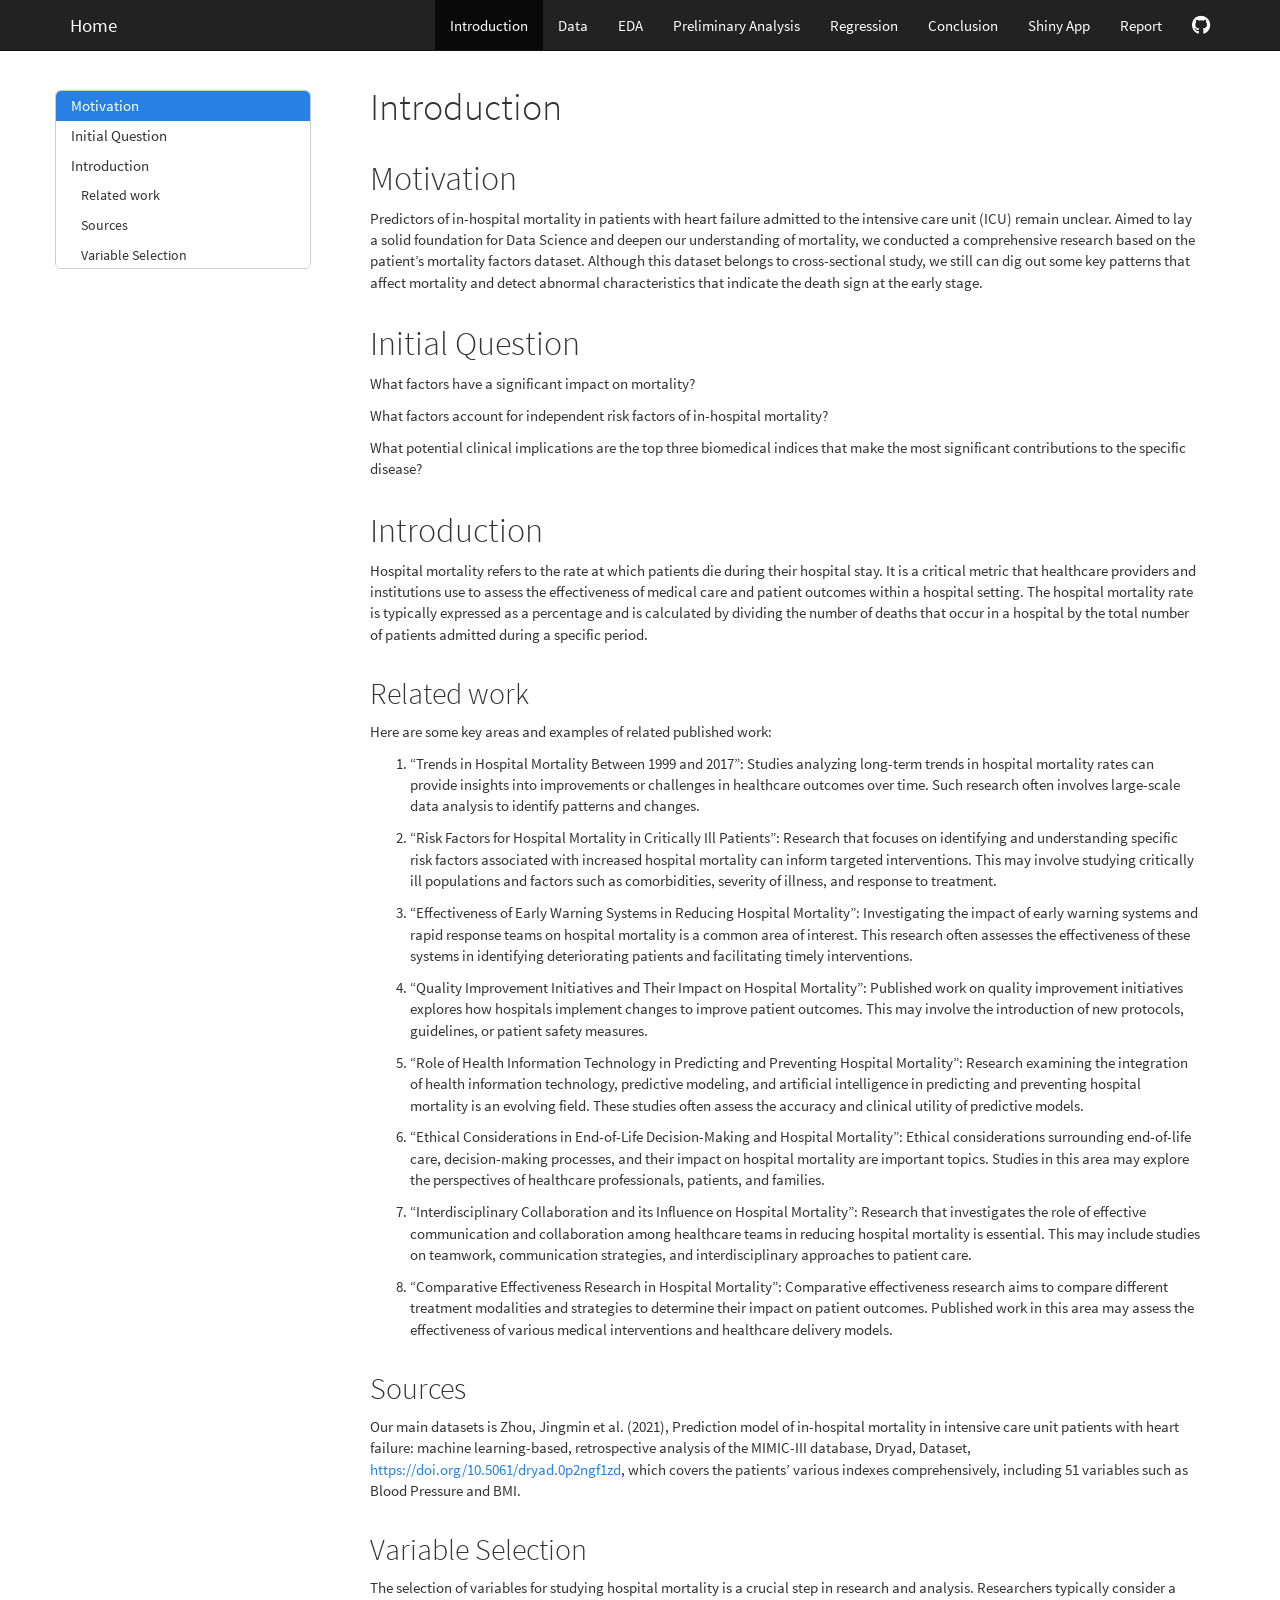
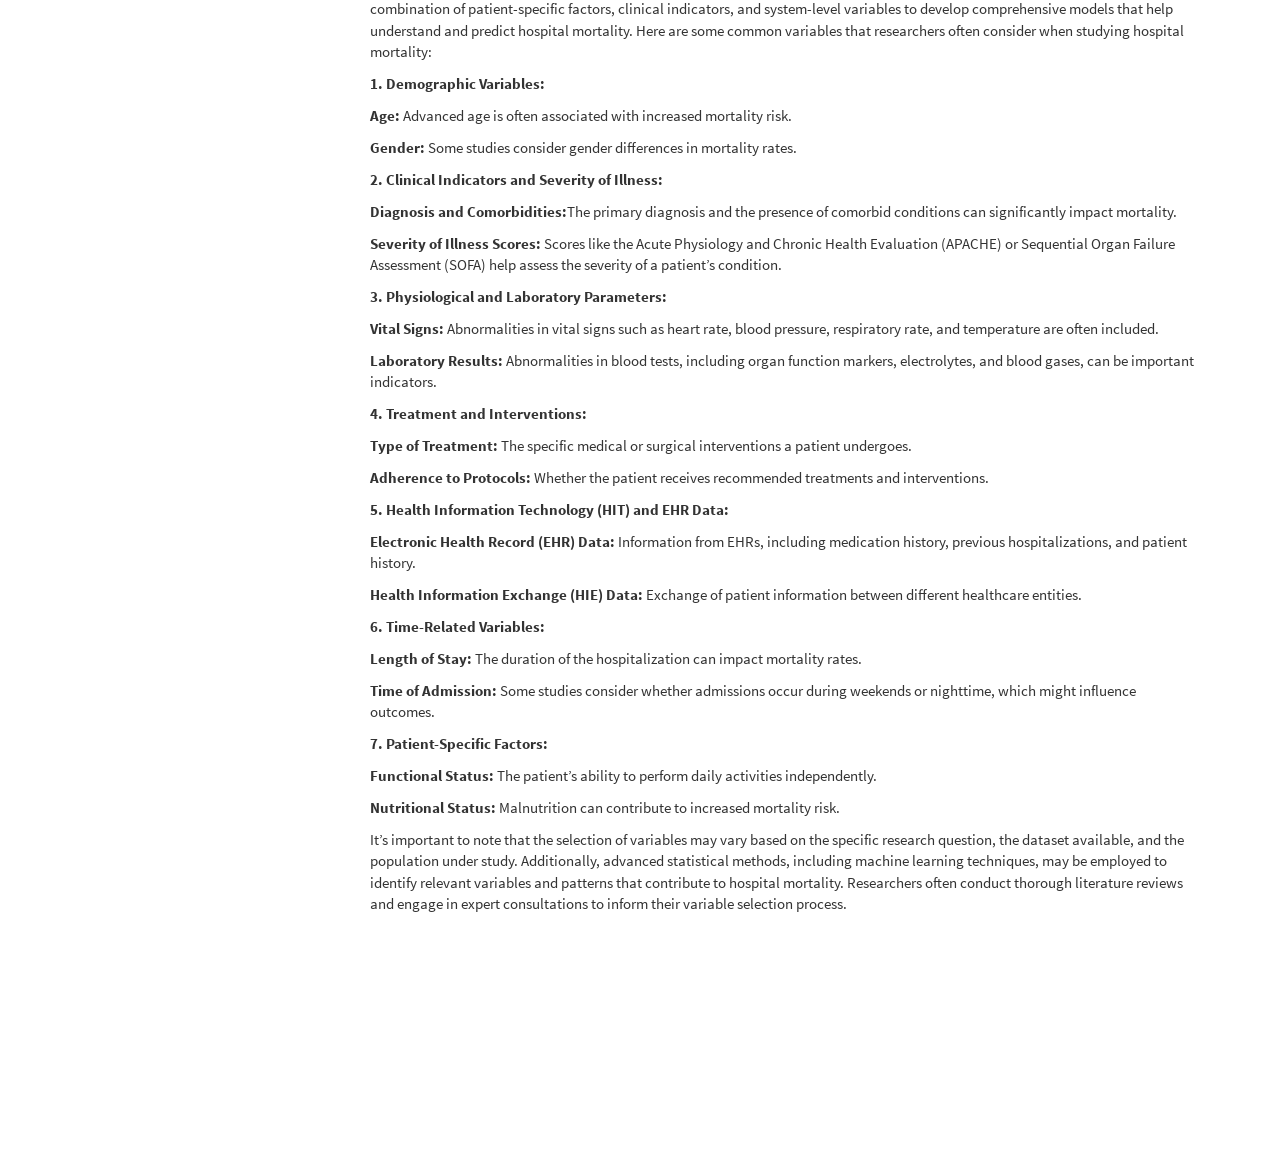
<file: Introduction.html>
<!DOCTYPE html>

<html>

<head>

<meta charset="utf-8" />
<meta name="generator" content="pandoc" />
<meta http-equiv="X-UA-Compatible" content="IE=EDGE" />




<title>Introduction</title>

<script src="site_libs/header-attrs-2.24/header-attrs.js"></script>
<script src="site_libs/jquery-3.6.0/jquery-3.6.0.min.js"></script>
<meta name="viewport" content="width=device-width, initial-scale=1" />
<link href="site_libs/bootstrap-3.3.5/css/cosmo.min.css" rel="stylesheet" />
<script src="site_libs/bootstrap-3.3.5/js/bootstrap.min.js"></script>
<script src="site_libs/bootstrap-3.3.5/shim/html5shiv.min.js"></script>
<script src="site_libs/bootstrap-3.3.5/shim/respond.min.js"></script>
<style>h1 {font-size: 34px;}
       h1.title {font-size: 38px;}
       h2 {font-size: 30px;}
       h3 {font-size: 24px;}
       h4 {font-size: 18px;}
       h5 {font-size: 16px;}
       h6 {font-size: 12px;}
       code {color: inherit; background-color: rgba(0, 0, 0, 0.04);}
       pre:not([class]) { background-color: white }</style>
<script src="site_libs/jqueryui-1.13.2/jquery-ui.min.js"></script>
<link href="site_libs/tocify-1.9.1/jquery.tocify.css" rel="stylesheet" />
<script src="site_libs/tocify-1.9.1/jquery.tocify.js"></script>
<script src="site_libs/navigation-1.1/tabsets.js"></script>
<link href="site_libs/highlightjs-9.12.0/default.css" rel="stylesheet" />
<script src="site_libs/highlightjs-9.12.0/highlight.js"></script>
<link href="site_libs/font-awesome-6.4.2/css/all.min.css" rel="stylesheet" />
<link href="site_libs/font-awesome-6.4.2/css/v4-shims.min.css" rel="stylesheet" />

<style type="text/css">
  code{white-space: pre-wrap;}
  span.smallcaps{font-variant: small-caps;}
  span.underline{text-decoration: underline;}
  div.column{display: inline-block; vertical-align: top; width: 50%;}
  div.hanging-indent{margin-left: 1.5em; text-indent: -1.5em;}
  ul.task-list{list-style: none;}
    </style>

<style type="text/css">code{white-space: pre;}</style>
<script type="text/javascript">
if (window.hljs) {
  hljs.configure({languages: []});
  hljs.initHighlightingOnLoad();
  if (document.readyState && document.readyState === "complete") {
    window.setTimeout(function() { hljs.initHighlighting(); }, 0);
  }
}
</script>









<style type = "text/css">
.main-container {
  max-width: 940px;
  margin-left: auto;
  margin-right: auto;
}
img {
  max-width:100%;
}
.tabbed-pane {
  padding-top: 12px;
}
.html-widget {
  margin-bottom: 20px;
}
button.code-folding-btn:focus {
  outline: none;
}
summary {
  display: list-item;
}
details > summary > p:only-child {
  display: inline;
}
pre code {
  padding: 0;
}
</style>


<style type="text/css">
.dropdown-submenu {
  position: relative;
}
.dropdown-submenu>.dropdown-menu {
  top: 0;
  left: 100%;
  margin-top: -6px;
  margin-left: -1px;
  border-radius: 0 6px 6px 6px;
}
.dropdown-submenu:hover>.dropdown-menu {
  display: block;
}
.dropdown-submenu>a:after {
  display: block;
  content: " ";
  float: right;
  width: 0;
  height: 0;
  border-color: transparent;
  border-style: solid;
  border-width: 5px 0 5px 5px;
  border-left-color: #cccccc;
  margin-top: 5px;
  margin-right: -10px;
}
.dropdown-submenu:hover>a:after {
  border-left-color: #adb5bd;
}
.dropdown-submenu.pull-left {
  float: none;
}
.dropdown-submenu.pull-left>.dropdown-menu {
  left: -100%;
  margin-left: 10px;
  border-radius: 6px 0 6px 6px;
}
</style>

<script type="text/javascript">
// manage active state of menu based on current page
$(document).ready(function () {
  // active menu anchor
  href = window.location.pathname
  href = href.substr(href.lastIndexOf('/') + 1)
  if (href === "")
    href = "index.html";
  var menuAnchor = $('a[href="' + href + '"]');

  // mark the anchor link active (and if it's in a dropdown, also mark that active)
  var dropdown = menuAnchor.closest('li.dropdown');
  if (window.bootstrap) { // Bootstrap 4+
    menuAnchor.addClass('active');
    dropdown.find('> .dropdown-toggle').addClass('active');
  } else { // Bootstrap 3
    menuAnchor.parent().addClass('active');
    dropdown.addClass('active');
  }

  // Navbar adjustments
  var navHeight = $(".navbar").first().height() + 15;
  var style = document.createElement('style');
  var pt = "padding-top: " + navHeight + "px; ";
  var mt = "margin-top: -" + navHeight + "px; ";
  var css = "";
  // offset scroll position for anchor links (for fixed navbar)
  for (var i = 1; i <= 6; i++) {
    css += ".section h" + i + "{ " + pt + mt + "}\n";
  }
  style.innerHTML = "body {" + pt + "padding-bottom: 40px; }\n" + css;
  document.head.appendChild(style);
});
</script>

<!-- tabsets -->

<style type="text/css">
.tabset-dropdown > .nav-tabs {
  display: inline-table;
  max-height: 500px;
  min-height: 44px;
  overflow-y: auto;
  border: 1px solid #ddd;
  border-radius: 4px;
}

.tabset-dropdown > .nav-tabs > li.active:before, .tabset-dropdown > .nav-tabs.nav-tabs-open:before {
  content: "\e259";
  font-family: 'Glyphicons Halflings';
  display: inline-block;
  padding: 10px;
  border-right: 1px solid #ddd;
}

.tabset-dropdown > .nav-tabs.nav-tabs-open > li.active:before {
  content: "\e258";
  font-family: 'Glyphicons Halflings';
  border: none;
}

.tabset-dropdown > .nav-tabs > li.active {
  display: block;
}

.tabset-dropdown > .nav-tabs > li > a,
.tabset-dropdown > .nav-tabs > li > a:focus,
.tabset-dropdown > .nav-tabs > li > a:hover {
  border: none;
  display: inline-block;
  border-radius: 4px;
  background-color: transparent;
}

.tabset-dropdown > .nav-tabs.nav-tabs-open > li {
  display: block;
  float: none;
}

.tabset-dropdown > .nav-tabs > li {
  display: none;
}
</style>

<!-- code folding -->



<style type="text/css">

#TOC {
  margin: 25px 0px 20px 0px;
}
@media (max-width: 768px) {
#TOC {
  position: relative;
  width: 100%;
}
}

@media print {
.toc-content {
  /* see https://github.com/w3c/csswg-drafts/issues/4434 */
  float: right;
}
}

.toc-content {
  padding-left: 30px;
  padding-right: 40px;
}

div.main-container {
  max-width: 1200px;
}

div.tocify {
  width: 20%;
  max-width: 260px;
  max-height: 85%;
}

@media (min-width: 768px) and (max-width: 991px) {
  div.tocify {
    width: 25%;
  }
}

@media (max-width: 767px) {
  div.tocify {
    width: 100%;
    max-width: none;
  }
}

.tocify ul, .tocify li {
  line-height: 20px;
}

.tocify-subheader .tocify-item {
  font-size: 0.90em;
}

.tocify .list-group-item {
  border-radius: 0px;
}


</style>



</head>

<body>


<div class="container-fluid main-container">


<!-- setup 3col/9col grid for toc_float and main content  -->
<div class="row">
<div class="col-xs-12 col-sm-4 col-md-3">
<div id="TOC" class="tocify">
</div>
</div>

<div class="toc-content col-xs-12 col-sm-8 col-md-9">




<div class="navbar navbar-default  navbar-fixed-top" role="navigation">
  <div class="container">
    <div class="navbar-header">
      <button type="button" class="navbar-toggle collapsed" data-toggle="collapse" data-bs-toggle="collapse" data-target="#navbar" data-bs-target="#navbar">
        <span class="icon-bar"></span>
        <span class="icon-bar"></span>
        <span class="icon-bar"></span>
      </button>
      <a class="navbar-brand" href="index.html">Home</a>
    </div>
    <div id="navbar" class="navbar-collapse collapse">
      <ul class="nav navbar-nav">
        
      </ul>
      <ul class="nav navbar-nav navbar-right">
        <li>
  <a href="Introduction.html">Introduction</a>
</li>
<li>
  <a href="Datasets.html">Data</a>
</li>
<li>
  <a href="EDA.html">EDA</a>
</li>
<li>
  <a href="preliminary_study.html">Preliminary Analysis</a>
</li>
<li>
  <a href="regression_model.html">Regression</a>
</li>
<li>
  <a href="conclusion.html">Conclusion</a>
</li>
<li>
  <a href="https://cynthia-1688.shinyapps.io/p8105_mortality_Rshiny/">Shiny App</a>
</li>
<li>
  <a href="report.html">Report</a>
</li>
<li>
  <a href="https://github.com/candicejiaruiyu/p8105_mortality.github.io">
    <span class="fa fa-github fa-lg"></span>
     
  </a>
</li>
      </ul>
    </div><!--/.nav-collapse -->
  </div><!--/.container -->
</div><!--/.navbar -->

<div id="header">



<h1 class="title toc-ignore">Introduction</h1>

</div>


 
<div id="motivation" class="section level1">
<h1>Motivation</h1>
<p>Predictors of in-hospital mortality in patients with heart failure
admitted to the intensive care unit (ICU) remain unclear. Aimed to lay a
solid foundation for Data Science and deepen our understanding of
mortality, we conducted a comprehensive research based on the patient’s
mortality factors dataset. Although this dataset belongs to
cross-sectional study, we still can dig out some key patterns that
affect mortality and detect abnormal characteristics that indicate the
death sign at the early stage.</p>
 
 
</div>
<div id="initial-question" class="section level1">
<h1>Initial Question</h1>
<p>What factors have a significant impact on mortality?</p>
<p>What factors account for independent risk factors of in-hospital
mortality?</p>
<p>What potential clinical implications are the top three biomedical
indices that make the most significant contributions to the specific
disease?</p>
 
 
</div>
<div id="introduction" class="section level1">
<h1>Introduction</h1>
<p>Hospital mortality refers to the rate at which patients die during
their hospital stay. It is a critical metric that healthcare providers
and institutions use to assess the effectiveness of medical care and
patient outcomes within a hospital setting. The hospital mortality rate
is typically expressed as a percentage and is calculated by dividing the
number of deaths that occur in a hospital by the total number of
patients admitted during a specific period.</p>
 
 
<div id="related-work" class="section level2">
<h2>Related work</h2>
<p>Here are some key areas and examples of related published work:</p>
<ol style="list-style-type: decimal">
<li><p>“Trends in Hospital Mortality Between 1999 and 2017”: Studies
analyzing long-term trends in hospital mortality rates can provide
insights into improvements or challenges in healthcare outcomes over
time. Such research often involves large-scale data analysis to identify
patterns and changes.</p></li>
<li><p>“Risk Factors for Hospital Mortality in Critically Ill Patients”:
Research that focuses on identifying and understanding specific risk
factors associated with increased hospital mortality can inform targeted
interventions. This may involve studying critically ill populations and
factors such as comorbidities, severity of illness, and response to
treatment.</p></li>
<li><p>“Effectiveness of Early Warning Systems in Reducing Hospital
Mortality”: Investigating the impact of early warning systems and rapid
response teams on hospital mortality is a common area of interest. This
research often assesses the effectiveness of these systems in
identifying deteriorating patients and facilitating timely
interventions.</p></li>
<li><p>“Quality Improvement Initiatives and Their Impact on Hospital
Mortality”: Published work on quality improvement initiatives explores
how hospitals implement changes to improve patient outcomes. This may
involve the introduction of new protocols, guidelines, or patient safety
measures.</p></li>
<li><p>“Role of Health Information Technology in Predicting and
Preventing Hospital Mortality”: Research examining the integration of
health information technology, predictive modeling, and artificial
intelligence in predicting and preventing hospital mortality is an
evolving field. These studies often assess the accuracy and clinical
utility of predictive models.</p></li>
<li><p>“Ethical Considerations in End-of-Life Decision-Making and
Hospital Mortality”: Ethical considerations surrounding end-of-life
care, decision-making processes, and their impact on hospital mortality
are important topics. Studies in this area may explore the perspectives
of healthcare professionals, patients, and families.</p></li>
<li><p>“Interdisciplinary Collaboration and its Influence on Hospital
Mortality”: Research that investigates the role of effective
communication and collaboration among healthcare teams in reducing
hospital mortality is essential. This may include studies on teamwork,
communication strategies, and interdisciplinary approaches to patient
care.</p></li>
<li><p>“Comparative Effectiveness Research in Hospital Mortality”:
Comparative effectiveness research aims to compare different treatment
modalities and strategies to determine their impact on patient outcomes.
Published work in this area may assess the effectiveness of various
medical interventions and healthcare delivery models.</p></li>
</ol>
 
 
</div>
<div id="sources" class="section level2">
<h2>Sources</h2>
<p>Our main datasets is Zhou, Jingmin et al. (2021), Prediction model of
in-hospital mortality in intensive care unit patients with heart
failure: machine learning-based, retrospective analysis of the MIMIC-III
database, Dryad, Dataset, <a
href="https://doi.org/10.5061/dryad.0p2ngf1zd"
class="uri">https://doi.org/10.5061/dryad.0p2ngf1zd</a>, which covers
the patients’ various indexes comprehensively, including 51 variables
such as Blood Pressure and BMI.</p>
 
 
</div>
<div id="variable-selection" class="section level2">
<h2>Variable Selection</h2>
<p>The selection of variables for studying hospital mortality is a
crucial step in research and analysis. Researchers typically consider a
combination of patient-specific factors, clinical indicators, and
system-level variables to develop comprehensive models that help
understand and predict hospital mortality. Here are some common
variables that researchers often consider when studying hospital
mortality:</p>
<p><strong>1. Demographic Variables:</strong></p>
<p><strong>Age: </strong>Advanced age is often associated with increased
mortality risk.</p>
<p><strong>Gender:</strong> Some studies consider gender differences in
mortality rates.</p>
<p><strong>2. Clinical Indicators and Severity of Illness:</strong></p>
<p><strong>Diagnosis and Comorbidities:</strong>The primary diagnosis
and the presence of comorbid conditions can significantly impact
mortality.</p>
<p><strong>Severity of Illness Scores:</strong> Scores like the Acute
Physiology and Chronic Health Evaluation (APACHE) or Sequential Organ
Failure Assessment (SOFA) help assess the severity of a patient’s
condition.</p>
<p><strong>3. Physiological and Laboratory Parameters:</strong></p>
<p><strong>Vital Signs:</strong> Abnormalities in vital signs such as
heart rate, blood pressure, respiratory rate, and temperature are often
included.</p>
<p><strong>Laboratory Results:</strong> Abnormalities in blood tests,
including organ function markers, electrolytes, and blood gases, can be
important indicators.</p>
<p><strong>4. Treatment and Interventions:</strong></p>
<p><strong>Type of Treatment: </strong>The specific medical or surgical
interventions a patient undergoes.</p>
<p><strong>Adherence to Protocols:</strong> Whether the patient receives
recommended treatments and interventions.</p>
<p><strong>5. Health Information Technology (HIT) and EHR
Data:</strong></p>
<p><strong>Electronic Health Record (EHR) Data:</strong> Information
from EHRs, including medication history, previous hospitalizations, and
patient history.</p>
<p><strong>Health Information Exchange (HIE) Data:</strong> Exchange of
patient information between different healthcare entities.</p>
<p><strong>6. Time-Related Variables:</strong></p>
<p><strong>Length of Stay:</strong> The duration of the hospitalization
can impact mortality rates.</p>
<p><strong>Time of Admission:</strong> Some studies consider whether
admissions occur during weekends or nighttime, which might influence
outcomes.</p>
<p><strong>7. Patient-Specific Factors:</strong></p>
<p><strong>Functional Status: </strong>The patient’s ability to perform
daily activities independently.</p>
<p><strong>Nutritional Status: </strong>Malnutrition can contribute to
increased mortality risk.</p>
<p>It’s important to note that the selection of variables may vary based
on the specific research question, the dataset available, and the
population under study. Additionally, advanced statistical methods,
including machine learning techniques, may be employed to identify
relevant variables and patterns that contribute to hospital mortality.
Researchers often conduct thorough literature reviews and engage in
expert consultations to inform their variable selection process.</p>
</div>
</div>



</div>
</div>

</div>

<script>

// add bootstrap table styles to pandoc tables
function bootstrapStylePandocTables() {
  $('tr.odd').parent('tbody').parent('table').addClass('table table-condensed');
}
$(document).ready(function () {
  bootstrapStylePandocTables();
});


</script>

<!-- tabsets -->

<script>
$(document).ready(function () {
  window.buildTabsets("TOC");
});

$(document).ready(function () {
  $('.tabset-dropdown > .nav-tabs > li').click(function () {
    $(this).parent().toggleClass('nav-tabs-open');
  });
});
</script>

<!-- code folding -->

<script>
$(document).ready(function ()  {

    // temporarily add toc-ignore selector to headers for the consistency with Pandoc
    $('.unlisted.unnumbered').addClass('toc-ignore')

    // move toc-ignore selectors from section div to header
    $('div.section.toc-ignore')
        .removeClass('toc-ignore')
        .children('h1,h2,h3,h4,h5').addClass('toc-ignore');

    // establish options
    var options = {
      selectors: "h1,h2,h3",
      theme: "bootstrap3",
      context: '.toc-content',
      hashGenerator: function (text) {
        return text.replace(/[.\\/?&!#<>]/g, '').replace(/\s/g, '_');
      },
      ignoreSelector: ".toc-ignore",
      scrollTo: 0
    };
    options.showAndHide = true;
    options.smoothScroll = true;

    // tocify
    var toc = $("#TOC").tocify(options).data("toc-tocify");
});
</script>

<!-- dynamically load mathjax for compatibility with self-contained -->
<script>
  (function () {
    var script = document.createElement("script");
    script.type = "text/javascript";
    script.src  = "https://mathjax.rstudio.com/latest/MathJax.js?config=TeX-AMS-MML_HTMLorMML";
    document.getElementsByTagName("head")[0].appendChild(script);
  })();
</script>

</body>
</html>
</file>
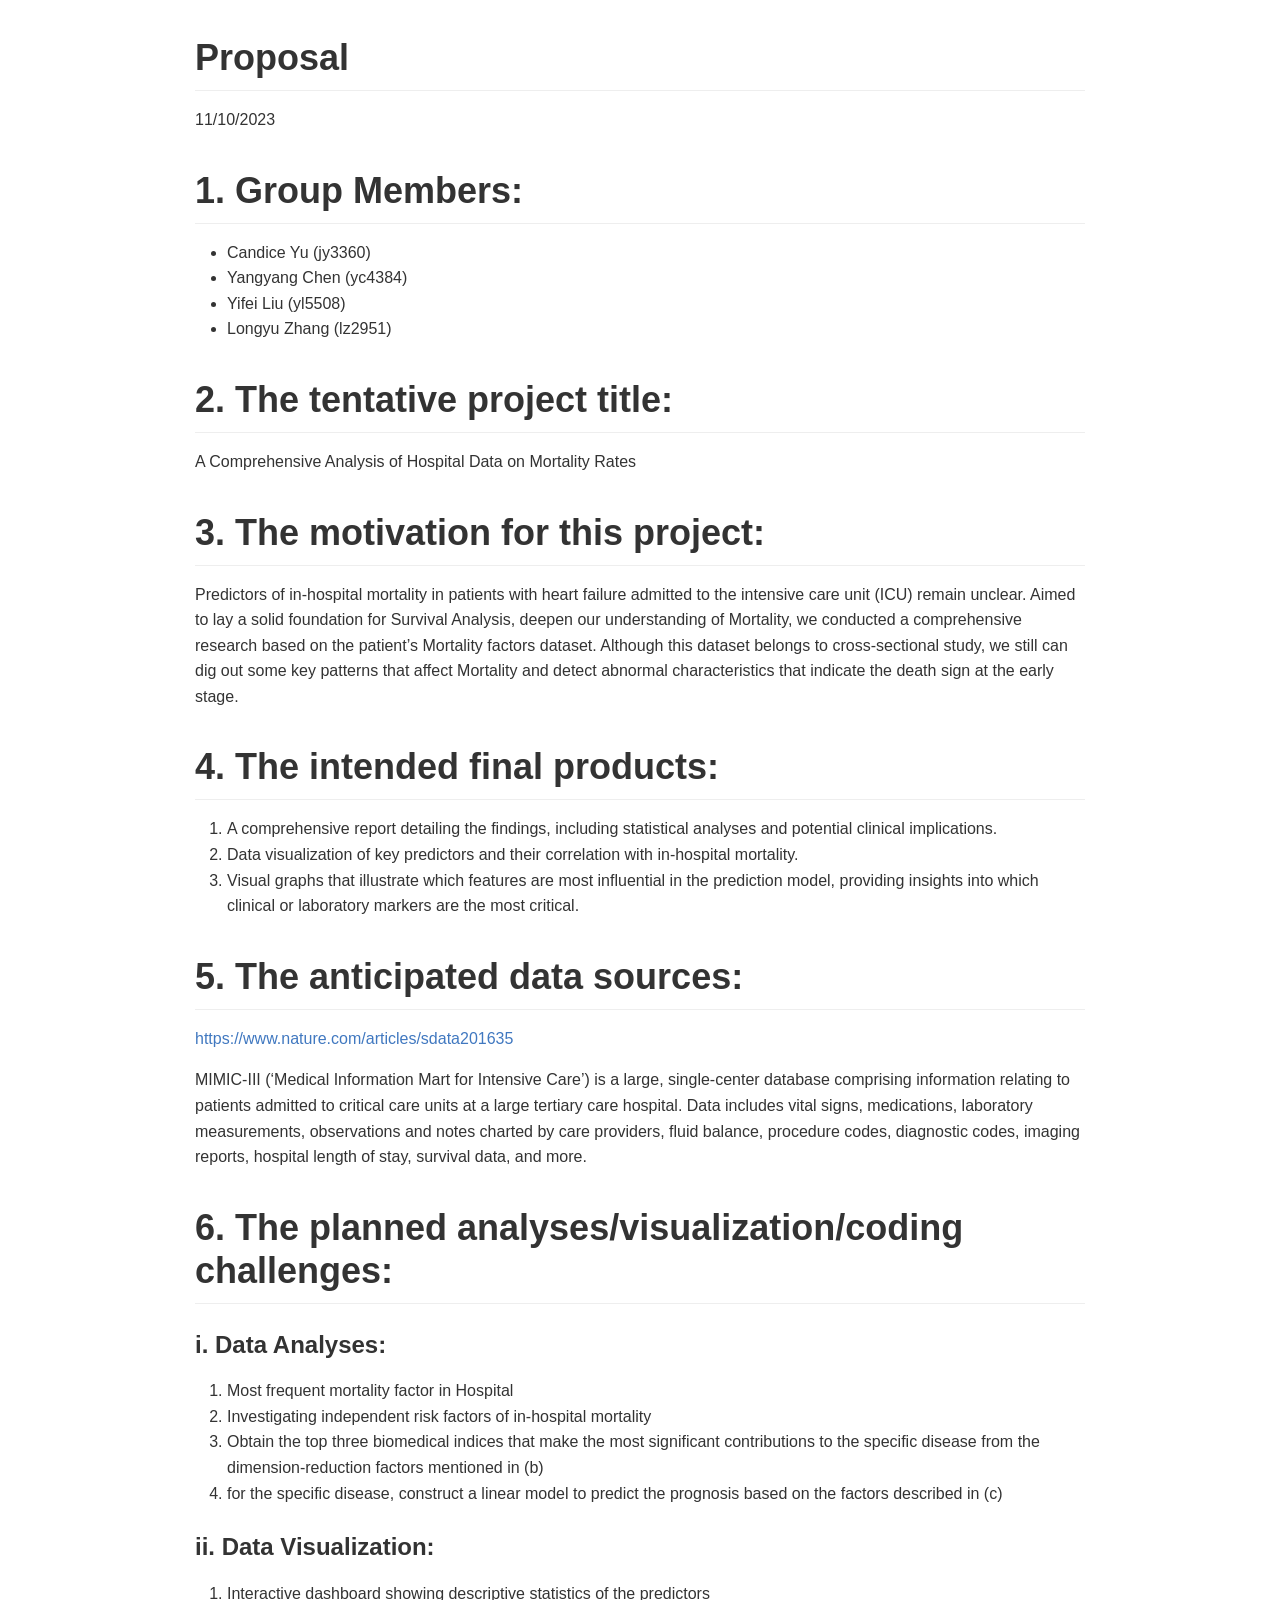
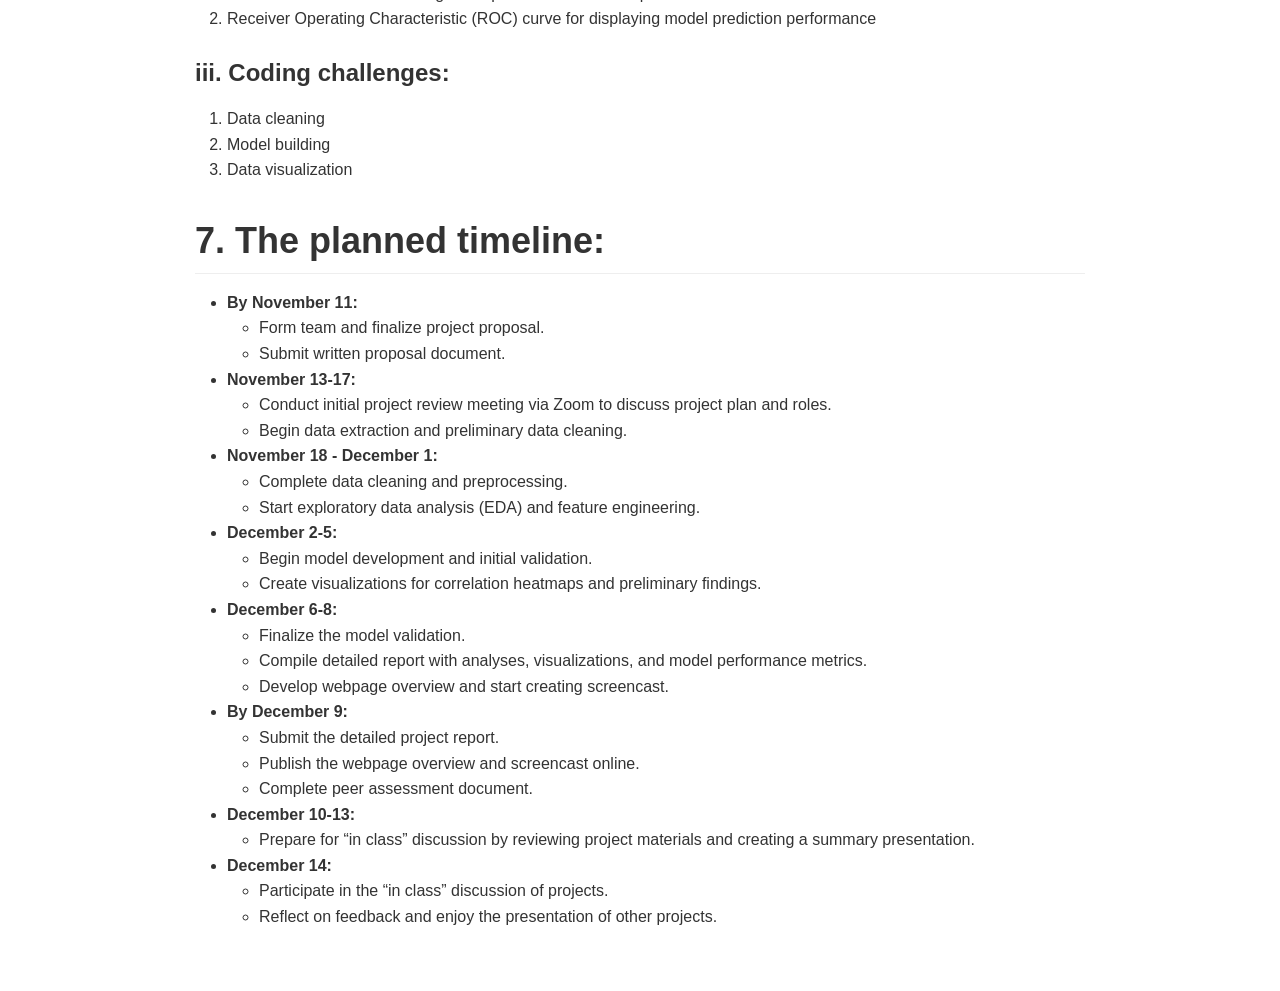
<file: p8105_proposal.html>
<!DOCTYPE html>

<html xmlns="http://www.w3.org/1999/xhtml">

<head>

<meta charset="utf-8">
<meta http-equiv="Content-Type" content="text/html; charset=utf-8" />
<meta name="generator" content="pandoc" />
<meta name="viewport" content="width=device-width, initial-scale=1">

<style type="text/css">
@font-face {
font-family: octicons-link;
src: url([data-uri]) format('woff');
}
body {
-webkit-text-size-adjust: 100%;
text-size-adjust: 100%;
color: #333;
font-family: "Helvetica Neue", Helvetica, "Segoe UI", Arial, freesans, sans-serif, "Apple Color Emoji", "Segoe UI Emoji", "Segoe UI Symbol";
font-size: 16px;
line-height: 1.6;
word-wrap: break-word;
}
a {
background-color: transparent;
}
a:active,
a:hover {
outline: 0;
}
strong {
font-weight: bold;
}
h1 {
font-size: 2em;
margin: 0.67em 0;
}
img {
border: 0;
}
hr {
box-sizing: content-box;
height: 0;
}
pre {
overflow: auto;
}
code,
kbd,
pre {
font-family: monospace, monospace;
font-size: 1em;
}
input {
color: inherit;
font: inherit;
margin: 0;
}
html input[disabled] {
cursor: default;
}
input {
line-height: normal;
}
input[type="checkbox"] {
box-sizing: border-box;
padding: 0;
}
table {
border-collapse: collapse;
border-spacing: 0;
}
td,
th {
padding: 0;
}
* {
box-sizing: border-box;
}
input {
font: 13px / 1.4 Helvetica, arial, nimbussansl, liberationsans, freesans, clean, sans-serif, "Apple Color Emoji", "Segoe UI Emoji", "Segoe UI Symbol";
}
a {
color: #4078c0;
text-decoration: none;
}
a:hover,
a:active {
text-decoration: underline;
}
hr {
height: 0;
margin: 15px 0;
overflow: hidden;
background: transparent;
border: 0;
border-bottom: 1px solid #ddd;
}
hr:before {
display: table;
content: "";
}
hr:after {
display: table;
clear: both;
content: "";
}
h1,
h2,
h3,
h4,
h5,
h6 {
margin-top: 15px;
margin-bottom: 15px;
line-height: 1.1;
}
h1 {
font-size: 30px;
}
h2 {
font-size: 21px;
}
h3 {
font-size: 16px;
}
h4 {
font-size: 14px;
}
h5 {
font-size: 12px;
}
h6 {
font-size: 11px;
}
blockquote {
margin: 0;
}
ul,
ol {
padding: 0;
margin-top: 0;
margin-bottom: 0;
}
ol ol,
ul ol {
list-style-type: lower-roman;
}
ul ul ol,
ul ol ol,
ol ul ol,
ol ol ol {
list-style-type: lower-alpha;
}
dd {
margin-left: 0;
}
code {
font-family: Consolas, "Liberation Mono", Menlo, Courier, monospace;
font-size: 12px;
}
pre {
margin-top: 0;
margin-bottom: 0;
font: 12px Consolas, "Liberation Mono", Menlo, Courier, monospace;
}
.select::-ms-expand {
opacity: 0;
}
.octicon {
font: normal normal normal 16px/1 octicons-link;
display: inline-block;
text-decoration: none;
text-rendering: auto;
-webkit-font-smoothing: antialiased;
-moz-osx-font-smoothing: grayscale;
-webkit-user-select: none;
-moz-user-select: none;
-ms-user-select: none;
user-select: none;
}
.octicon-link:before {
content: '\f05c';
}
.markdown-body:before {
display: table;
content: "";
}
.markdown-body:after {
display: table;
clear: both;
content: "";
}
.markdown-body>*:first-child {
margin-top: 0 !important;
}
.markdown-body>*:last-child {
margin-bottom: 0 !important;
}
a:not([href]) {
color: inherit;
text-decoration: none;
}
.anchor {
display: inline-block;
padding-right: 2px;
margin-left: -18px;
}
.anchor:focus {
outline: none;
}
h1,
h2,
h3,
h4,
h5,
h6 {
margin-top: 1em;
margin-bottom: 16px;
font-weight: bold;
line-height: 1.4;
}
h1 .octicon-link,
h2 .octicon-link,
h3 .octicon-link,
h4 .octicon-link,
h5 .octicon-link,
h6 .octicon-link {
color: #000;
vertical-align: middle;
visibility: hidden;
}
h1:hover .anchor,
h2:hover .anchor,
h3:hover .anchor,
h4:hover .anchor,
h5:hover .anchor,
h6:hover .anchor {
text-decoration: none;
}
h1:hover .anchor .octicon-link,
h2:hover .anchor .octicon-link,
h3:hover .anchor .octicon-link,
h4:hover .anchor .octicon-link,
h5:hover .anchor .octicon-link,
h6:hover .anchor .octicon-link {
visibility: visible;
}
h1 {
padding-bottom: 0.3em;
font-size: 2.25em;
line-height: 1.2;
border-bottom: 1px solid #eee;
}
h1 .anchor {
line-height: 1;
}
h2 {
padding-bottom: 0.3em;
font-size: 1.75em;
line-height: 1.225;
border-bottom: 1px solid #eee;
}
h2 .anchor {
line-height: 1;
}
h3 {
font-size: 1.5em;
line-height: 1.43;
}
h3 .anchor {
line-height: 1.2;
}
h4 {
font-size: 1.25em;
}
h4 .anchor {
line-height: 1.2;
}
h5 {
font-size: 1em;
}
h5 .anchor {
line-height: 1.1;
}
h6 {
font-size: 1em;
color: #777;
}
h6 .anchor {
line-height: 1.1;
}
p,
blockquote,
ul,
ol,
dl,
table,
pre {
margin-top: 0;
margin-bottom: 16px;
}
hr {
height: 4px;
padding: 0;
margin: 16px 0;
background-color: #e7e7e7;
border: 0 none;
}
ul,
ol {
padding-left: 2em;
}
ul ul,
ul ol,
ol ol,
ol ul {
margin-top: 0;
margin-bottom: 0;
}
li>p {
margin-top: 16px;
}
dl {
padding: 0;
}
dl dt {
padding: 0;
margin-top: 16px;
font-size: 1em;
font-style: italic;
font-weight: bold;
}
dl dd {
padding: 0 16px;
margin-bottom: 16px;
}
blockquote {
padding: 0 15px;
color: #777;
border-left: 4px solid #ddd;
}
blockquote>:first-child {
margin-top: 0;
}
blockquote>:last-child {
margin-bottom: 0;
}
table {
display: block;
width: 100%;
overflow: auto;
word-break: normal;
word-break: keep-all;
}
table th {
font-weight: bold;
}
table th,
table td {
padding: 6px 13px;
border: 1px solid #ddd;
}
table tr {
background-color: #fff;
border-top: 1px solid #ccc;
}
table tr:nth-child(2n) {
background-color: #f8f8f8;
}
img {
max-width: 100%;
box-sizing: content-box;
background-color: #fff;
}
code {
padding: 0;
padding-top: 0.2em;
padding-bottom: 0.2em;
margin: 0;
font-size: 85%;
background-color: rgba(0,0,0,0.04);
border-radius: 3px;
}
code:before,
code:after {
letter-spacing: -0.2em;
content: "\00a0";
}
pre>code {
padding: 0;
margin: 0;
font-size: 100%;
word-break: normal;
white-space: pre;
background: transparent;
border: 0;
}
.highlight {
margin-bottom: 16px;
}
.highlight pre,
pre {
padding: 16px;
overflow: auto;
font-size: 85%;
line-height: 1.45;
background-color: #f7f7f7;
border-radius: 3px;
}
.highlight pre {
margin-bottom: 0;
word-break: normal;
}
pre {
word-wrap: normal;
}
pre code {
display: inline;
max-width: initial;
padding: 0;
margin: 0;
overflow: initial;
line-height: inherit;
word-wrap: normal;
background-color: transparent;
border: 0;
}
pre code:before,
pre code:after {
content: normal;
}
kbd {
display: inline-block;
padding: 3px 5px;
font-size: 11px;
line-height: 10px;
color: #555;
vertical-align: middle;
background-color: #fcfcfc;
border: solid 1px #ccc;
border-bottom-color: #bbb;
border-radius: 3px;
box-shadow: inset 0 -1px 0 #bbb;
}
.pl-c {
color: #969896;
}
.pl-c1,
.pl-s .pl-v {
color: #0086b3;
}
.pl-e,
.pl-en {
color: #795da3;
}
.pl-s .pl-s1,
.pl-smi {
color: #333;
}
.pl-ent {
color: #63a35c;
}
.pl-k {
color: #a71d5d;
}
.pl-pds,
.pl-s,
.pl-s .pl-pse .pl-s1,
.pl-sr,
.pl-sr .pl-cce,
.pl-sr .pl-sra,
.pl-sr .pl-sre {
color: #183691;
}
.pl-v {
color: #ed6a43;
}
.pl-id {
color: #b52a1d;
}
.pl-ii {
background-color: #b52a1d;
color: #f8f8f8;
}
.pl-sr .pl-cce {
color: #63a35c;
font-weight: bold;
}
.pl-ml {
color: #693a17;
}
.pl-mh,
.pl-mh .pl-en,
.pl-ms {
color: #1d3e81;
font-weight: bold;
}
.pl-mq {
color: #008080;
}
.pl-mi {
color: #333;
font-style: italic;
}
.pl-mb {
color: #333;
font-weight: bold;
}
.pl-md {
background-color: #ffecec;
color: #bd2c00;
}
.pl-mi1 {
background-color: #eaffea;
color: #55a532;
}
.pl-mdr {
color: #795da3;
font-weight: bold;
}
.pl-mo {
color: #1d3e81;
}
kbd {
display: inline-block;
padding: 3px 5px;
font: 11px Consolas, "Liberation Mono", Menlo, Courier, monospace;
line-height: 10px;
color: #555;
vertical-align: middle;
background-color: #fcfcfc;
border: solid 1px #ccc;
border-bottom-color: #bbb;
border-radius: 3px;
box-shadow: inset 0 -1px 0 #bbb;
}
.task-list-item {
list-style-type: none;
}
.task-list-item+.task-list-item {
margin-top: 3px;
}
.task-list-item input {
margin: 0 0.35em 0.25em -1.6em;
vertical-align: middle;
}
:checked+.radio-label {
z-index: 1;
position: relative;
border-color: #4078c0;
}
.sourceLine {
display: inline-block;
}
code .kw { color: #000000; }
code .dt { color: #ed6a43; }
code .dv { color: #009999; }
code .bn { color: #009999; }
code .fl { color: #009999; }
code .ch { color: #009999; }
code .st { color: #183691; }
code .co { color: #969896; }
code .ot { color: #0086b3; }
code .al { color: #a61717; }
code .fu { color: #63a35c; }
code .er { color: #a61717; background-color: #e3d2d2; }
code .wa { color: #000000; }
code .cn { color: #008080; }
code .sc { color: #008080; }
code .vs { color: #183691; }
code .ss { color: #183691; }
code .im { color: #000000; }
code .va {color: #008080; }
code .cf { color: #000000; }
code .op { color: #000000; }
code .bu { color: #000000; }
code .ex { color: #000000; }
code .pp { color: #999999; }
code .at { color: #008080; }
code .do { color: #969896; }
code .an { color: #008080; }
code .cv { color: #008080; }
code .in { color: #008080; }
</style>
<style>
body {
box-sizing: border-box;
min-width: 200px;
max-width: 980px;
margin: 0 auto;
padding: 45px;
padding-top: 0px;
}
</style>


</head>

<body>

<h1 id="proposal">Proposal</h1>
<p>11/10/2023</p>
<h1 id="id_1-group-members">1. Group Members:</h1>
<ul>
<li>Candice Yu (jy3360)</li>
<li>Yangyang Chen (yc4384)</li>
<li>Yifei Liu (yl5508)</li>
<li>Longyu Zhang (lz2951)</li>
</ul>
<h1 id="id_2-the-tentative-project-title">2. The tentative project
title:</h1>
<p>A Comprehensive Analysis of Hospital Data on Mortality Rates</p>
<h1 id="id_3-the-motivation-for-this-project">3. The motivation for this
project:</h1>
<p>Predictors of in-hospital mortality in patients with heart failure
admitted to the intensive care unit (ICU) remain unclear. Aimed to lay a
solid foundation for Survival Analysis, deepen our understanding of
Mortality, we conducted a comprehensive research based on the patient’s
Mortality factors dataset. Although this dataset belongs to
cross-sectional study, we still can dig out some key patterns that
affect Mortality and detect abnormal characteristics that indicate the
death sign at the early stage.</p>
<h1 id="id_4-the-intended-final-products">4. The intended final
products:</h1>
<ol style="list-style-type: decimal">
<li>A comprehensive report detailing the findings, including statistical
analyses and potential clinical implications.</li>
<li>Data visualization of key predictors and their correlation with
in-hospital mortality.</li>
<li>Visual graphs that illustrate which features are most influential in
the prediction model, providing insights into which clinical or
laboratory markers are the most critical.</li>
</ol>
<h1 id="id_5-the-anticipated-data-sources">5. The anticipated data
sources:</h1>
<p><a href="https://www.nature.com/articles/sdata201635">https://www.nature.com/articles/sdata201635</a></p>
<p>MIMIC-III (‘Medical Information Mart for Intensive Care’) is a large,
single-center database comprising information relating to patients
admitted to critical care units at a large tertiary care hospital. Data
includes vital signs, medications, laboratory measurements, observations
and notes charted by care providers, fluid balance, procedure codes,
diagnostic codes, imaging reports, hospital length of stay, survival
data, and more.</p>
<h1 id="id_6-the-planned-analysesvisualizationcoding-challenges">6. The
planned analyses/visualization/coding challenges:</h1>
<h3 id="i-data-analyses">i. Data Analyses:</h3>
<ol style="list-style-type: decimal">
<li>Most frequent mortality factor in Hospital</li>
<li>Investigating independent risk factors of in-hospital mortality</li>
<li>Obtain the top three biomedical indices that make the most
significant contributions to the specific disease from the
dimension-reduction factors mentioned in (b)</li>
<li>for the specific disease, construct a linear model to predict the
prognosis based on the factors described in (c)</li>
</ol>
<h3 id="ii-data-visualization">ii. Data Visualization:</h3>
<ol style="list-style-type: decimal">
<li>Interactive dashboard showing descriptive statistics of the
predictors</li>
<li>Receiver Operating Characteristic (ROC) curve for displaying model
prediction performance</li>
</ol>
<h3 id="iii-coding-challenges">iii. Coding challenges:</h3>
<ol style="list-style-type: decimal">
<li>Data cleaning</li>
<li>Model building</li>
<li>Data visualization</li>
</ol>
<h1 id="id_7-the-planned-timeline">7. The planned timeline:</h1>
<ul>
<li><strong>By November 11:</strong>
<ul>
<li>Form team and finalize project proposal.</li>
<li>Submit written proposal document.</li>
</ul></li>
<li><strong>November 13-17:</strong>
<ul>
<li>Conduct initial project review meeting via Zoom to discuss project
plan and roles.</li>
<li>Begin data extraction and preliminary data cleaning.</li>
</ul></li>
<li><strong>November 18 - December 1:</strong>
<ul>
<li>Complete data cleaning and preprocessing.</li>
<li>Start exploratory data analysis (EDA) and feature engineering.</li>
</ul></li>
<li><strong>December 2-5:</strong>
<ul>
<li>Begin model development and initial validation.</li>
<li>Create visualizations for correlation heatmaps and preliminary
findings.</li>
</ul></li>
<li><strong>December 6-8:</strong>
<ul>
<li>Finalize the model validation.</li>
<li>Compile detailed report with analyses, visualizations, and model
performance metrics.</li>
<li>Develop webpage overview and start creating screencast.</li>
</ul></li>
<li><strong>By December 9:</strong>
<ul>
<li>Submit the detailed project report.</li>
<li>Publish the webpage overview and screencast online.</li>
<li>Complete peer assessment document.</li>
</ul></li>
<li><strong>December 10-13:</strong>
<ul>
<li>Prepare for “in class” discussion by reviewing project materials and
creating a summary presentation.</li>
</ul></li>
<li><strong>December 14:</strong>
<ul>
<li>Participate in the “in class” discussion of projects.</li>
<li>Reflect on feedback and enjoy the presentation of other
projects.</li>
</ul></li>
</ul>

</body>
</html>
</file>
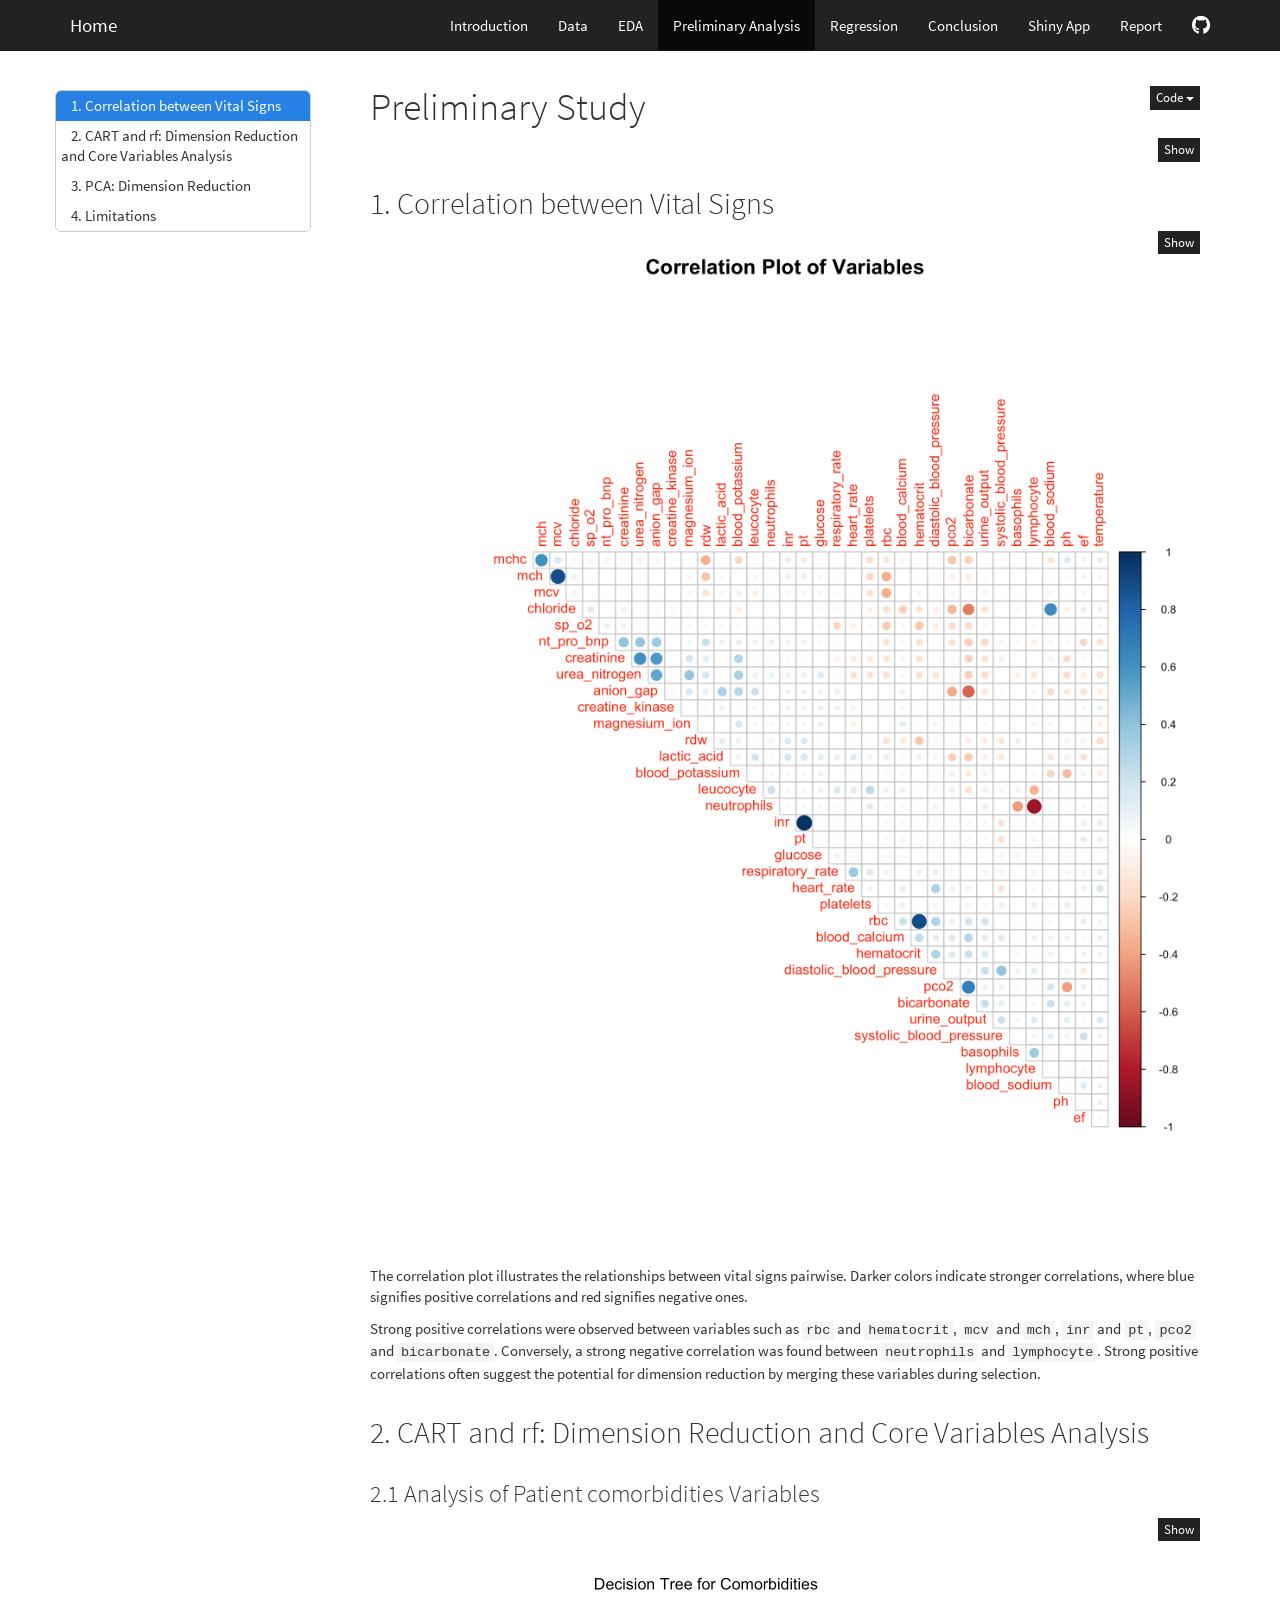
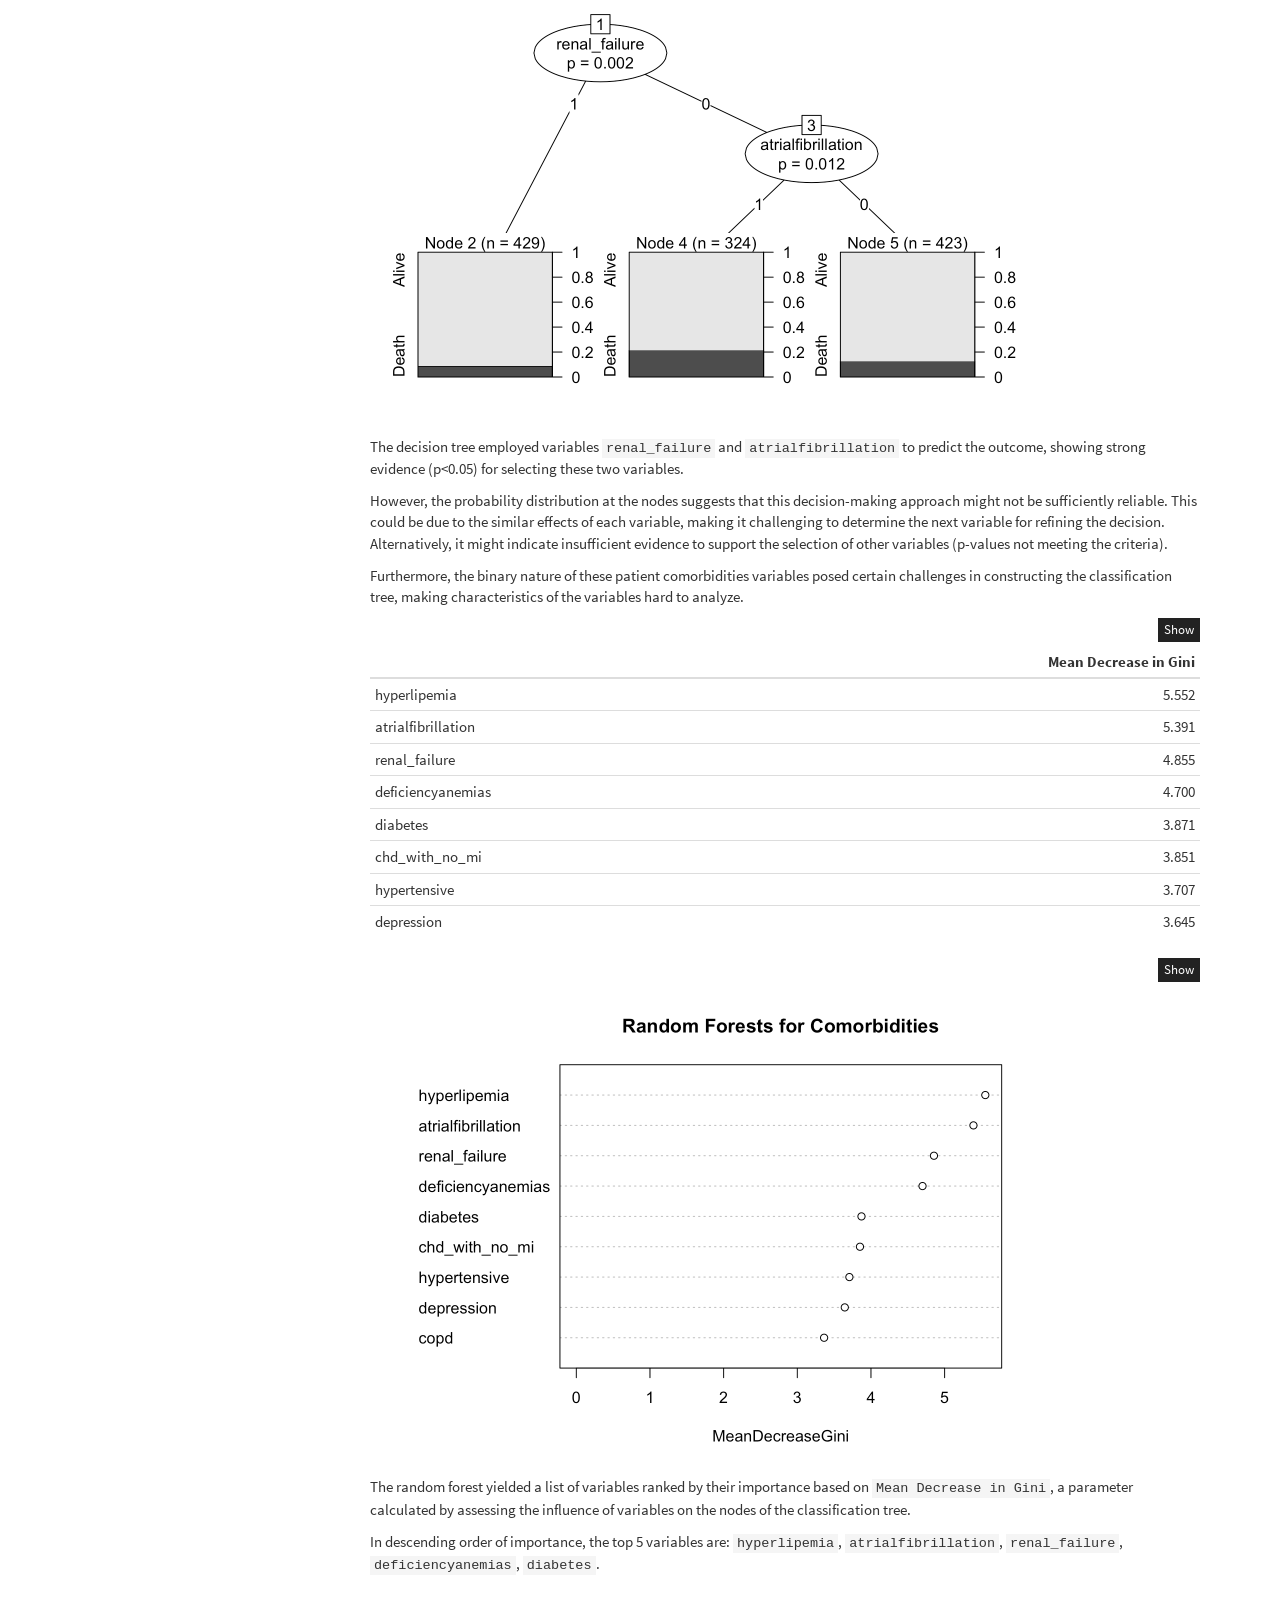
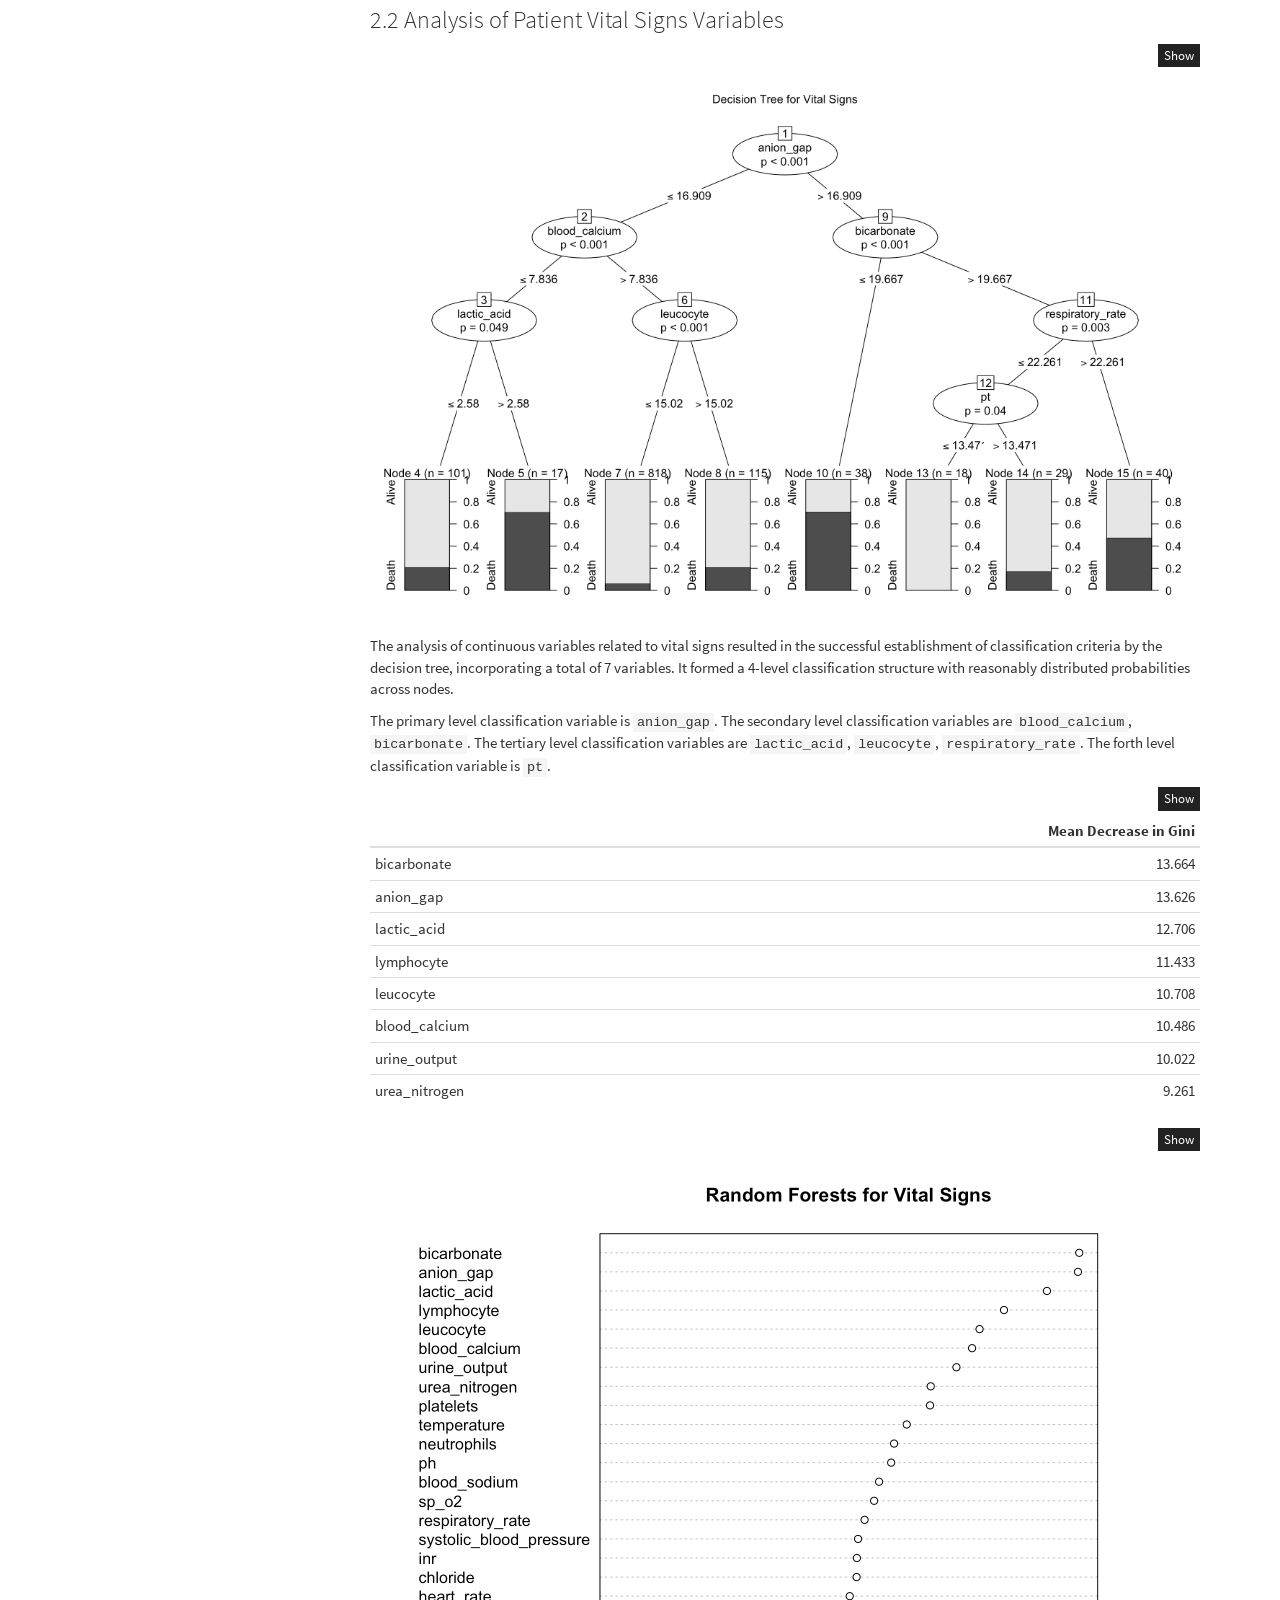
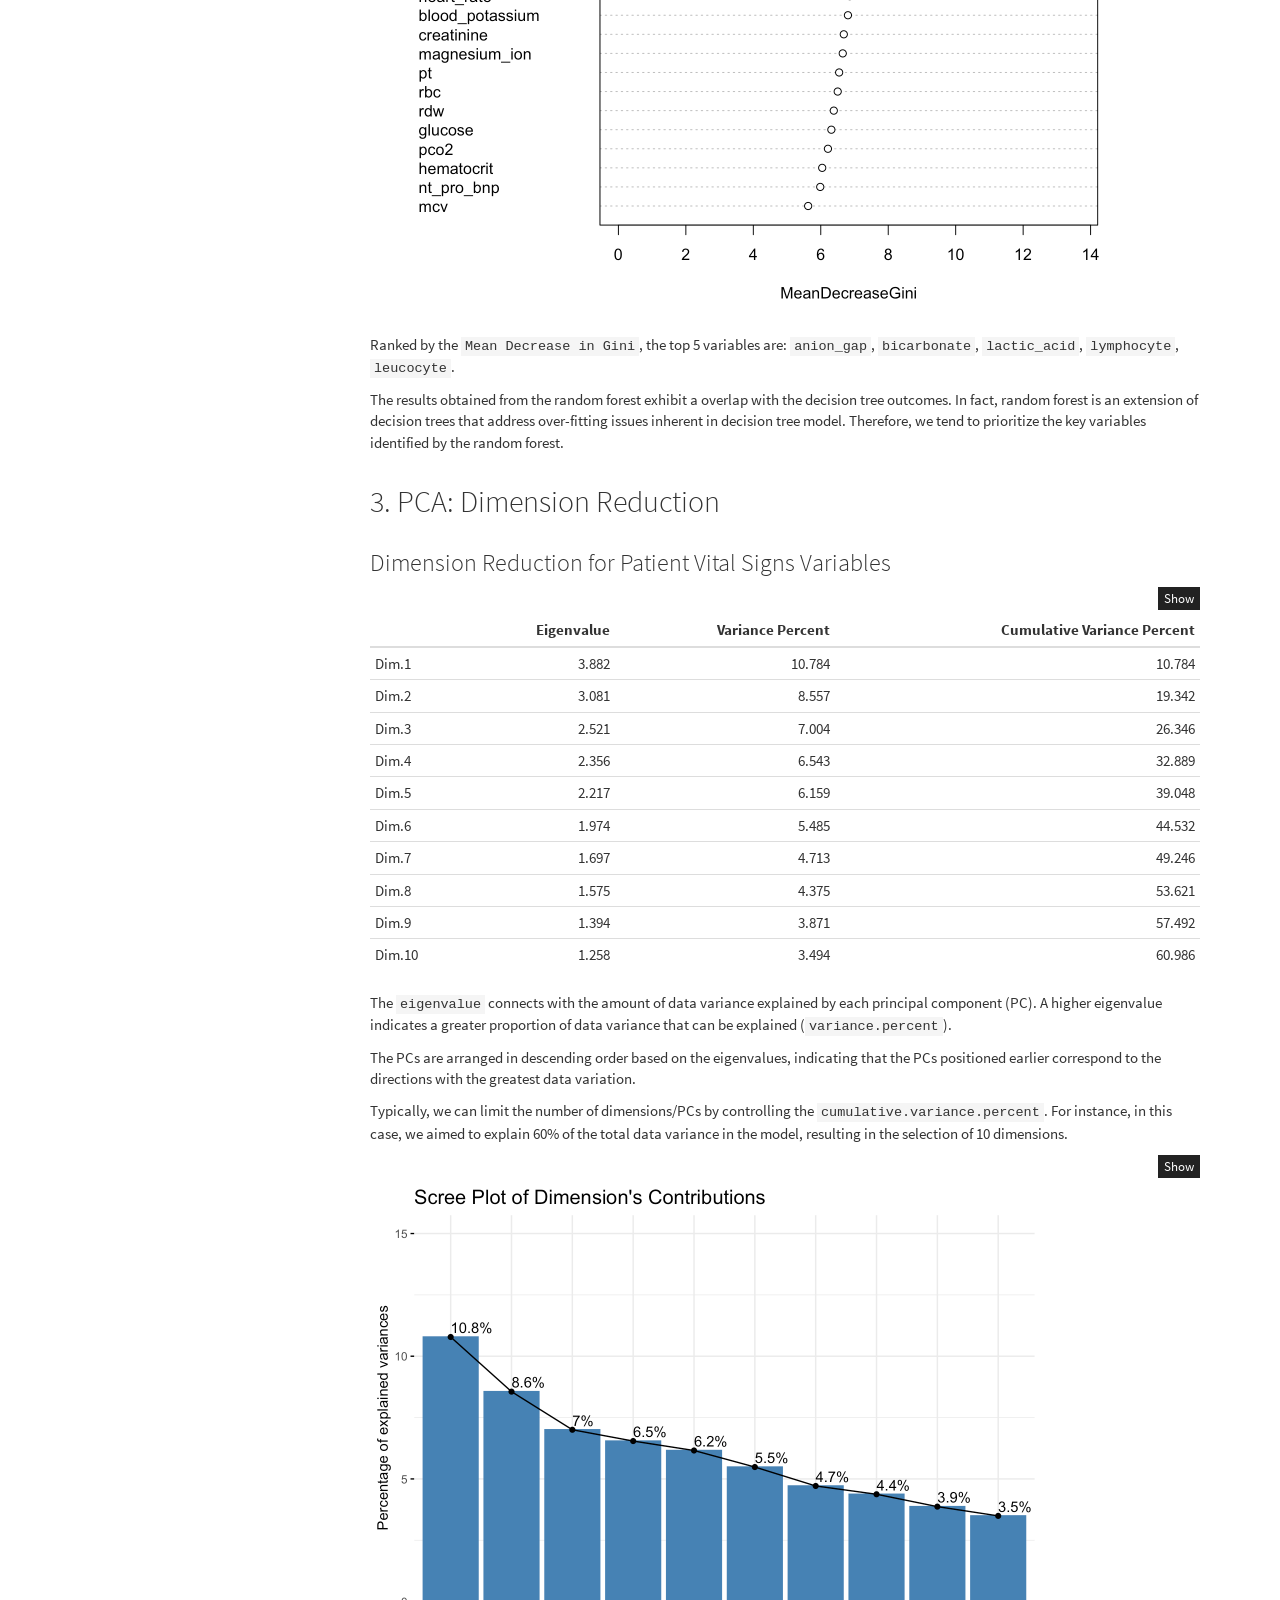
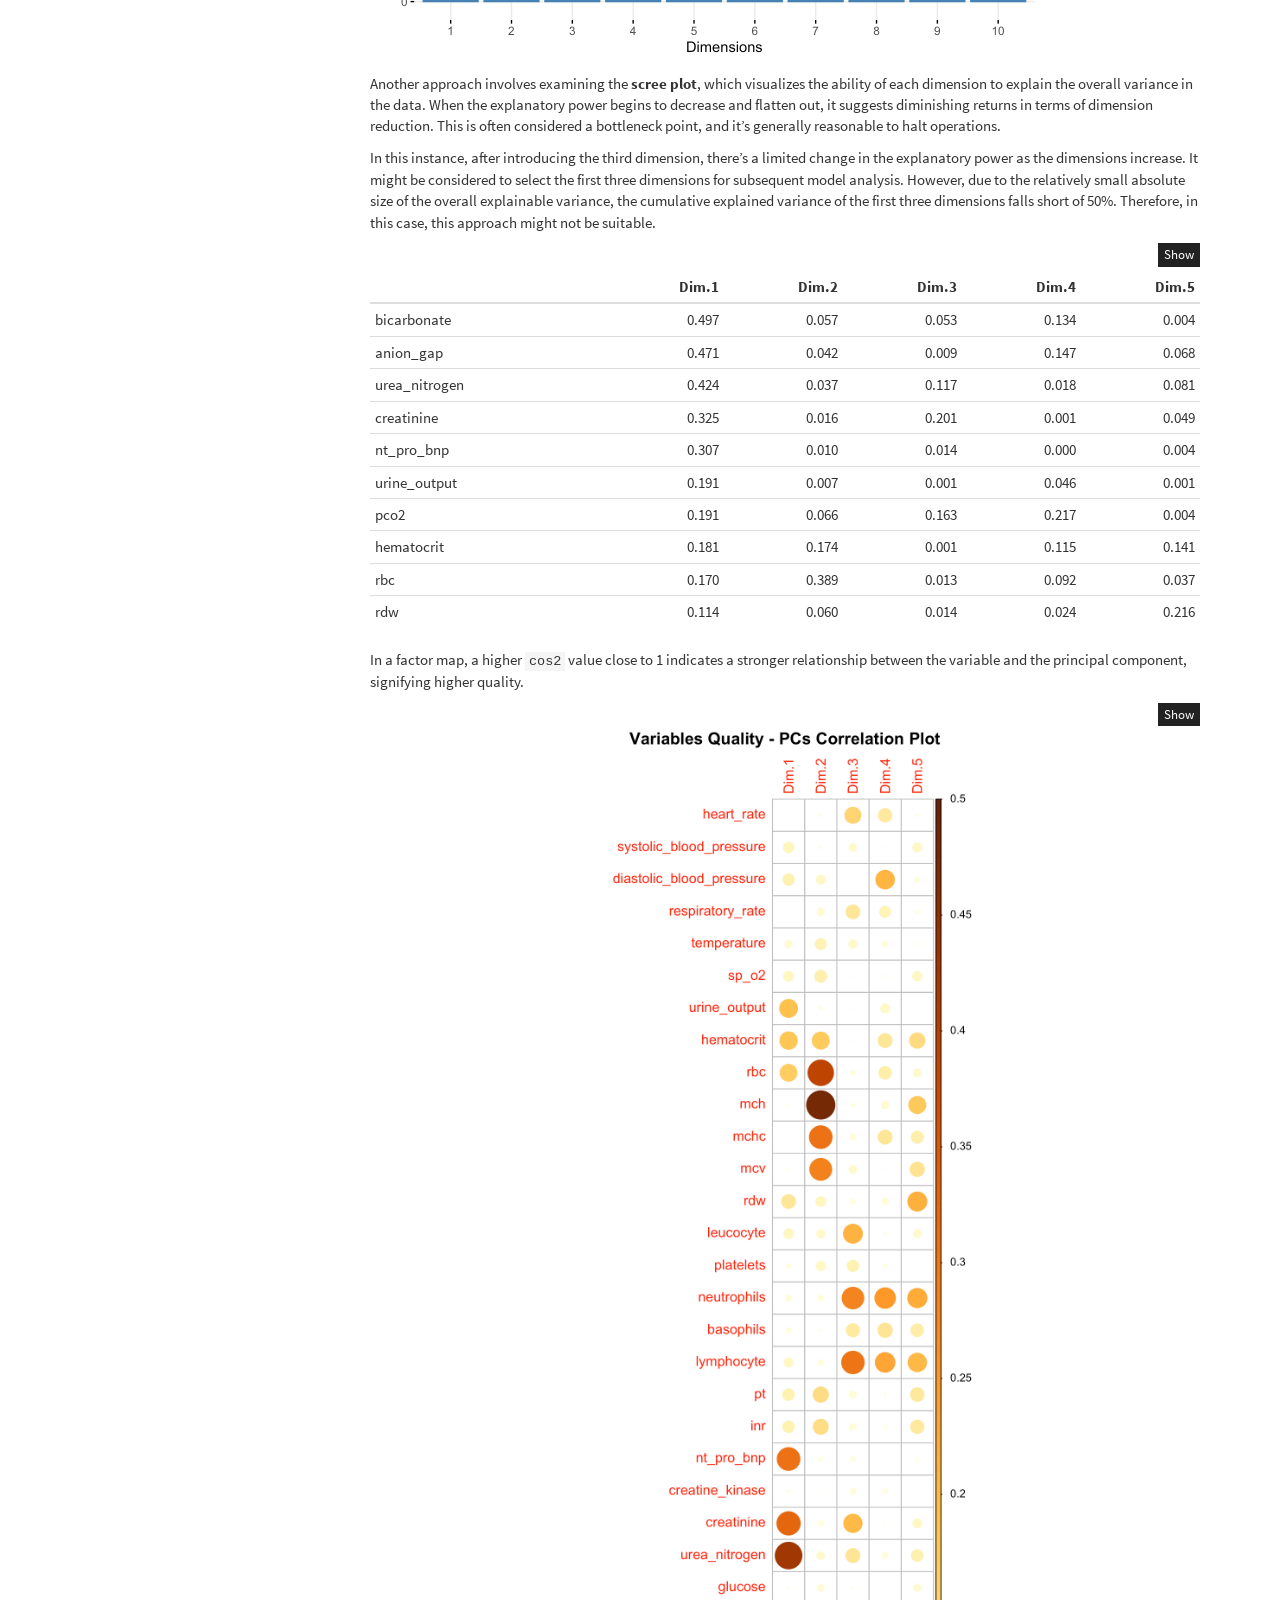
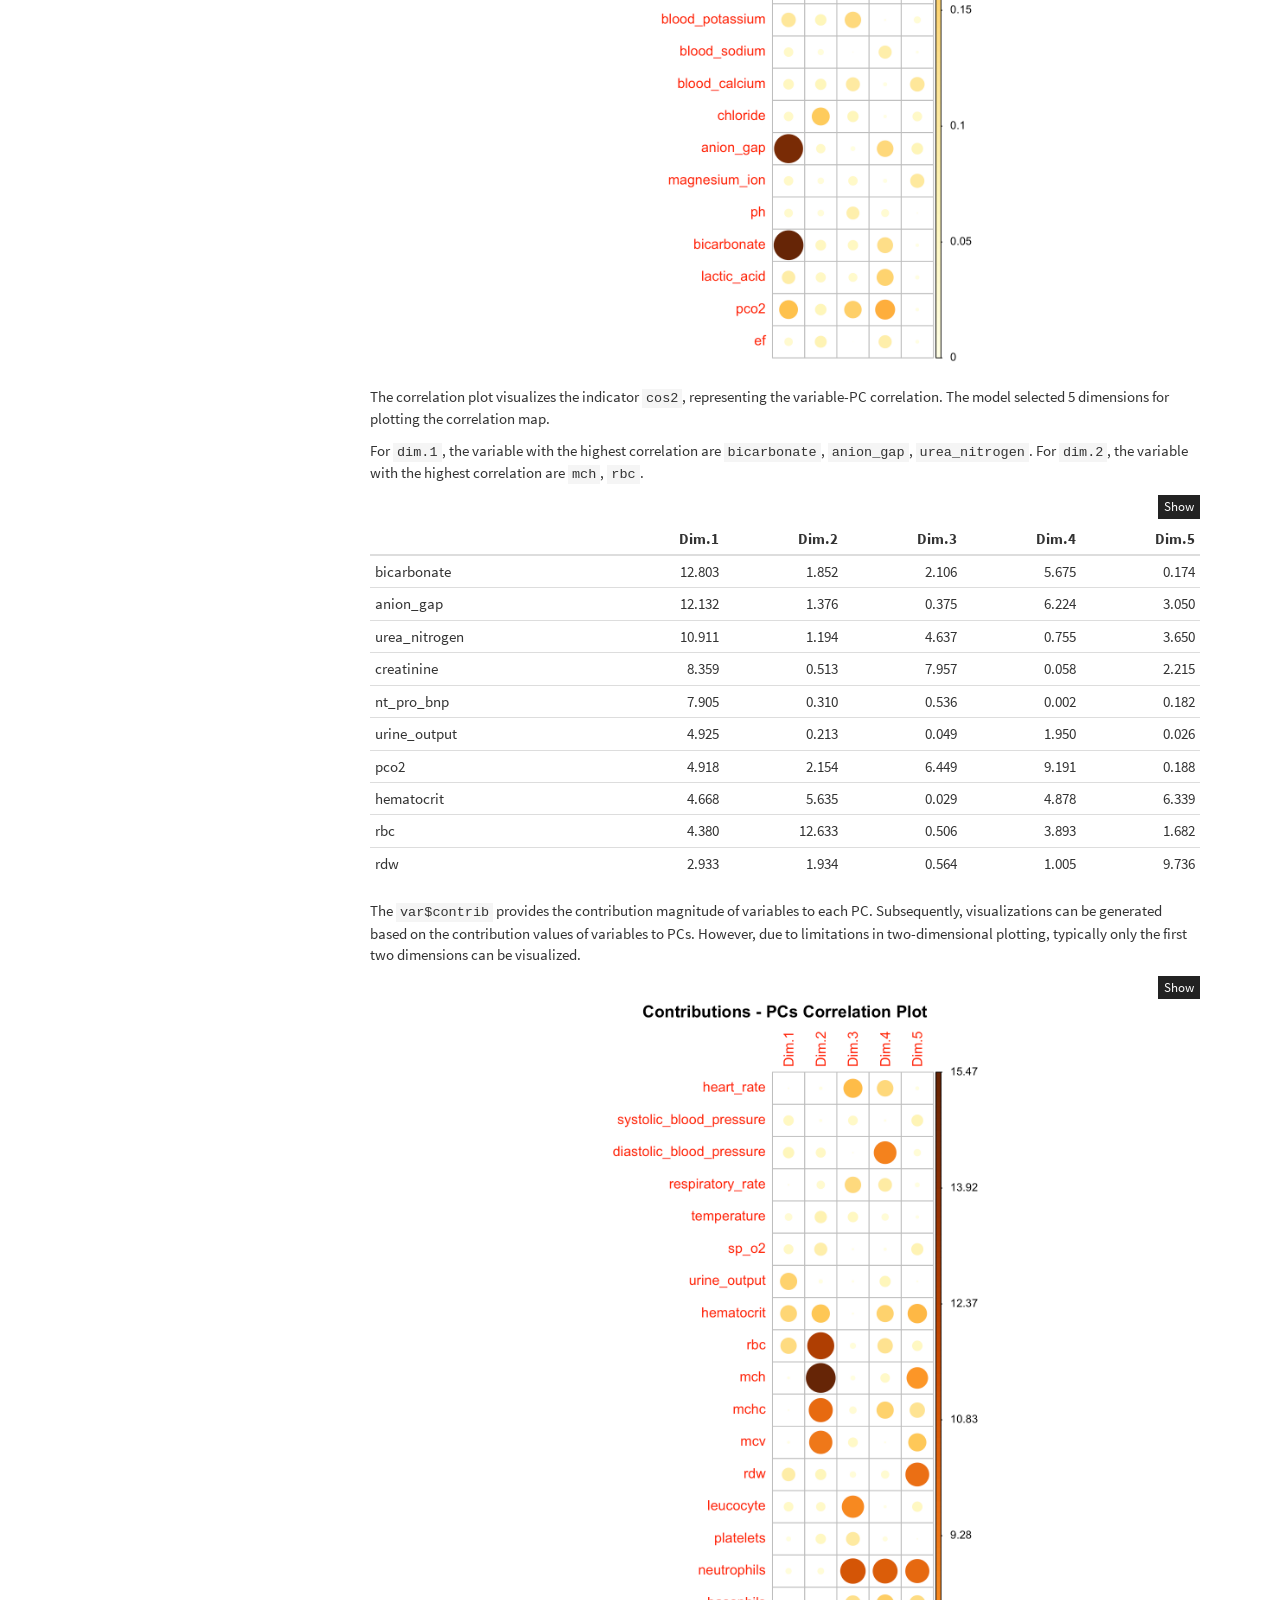
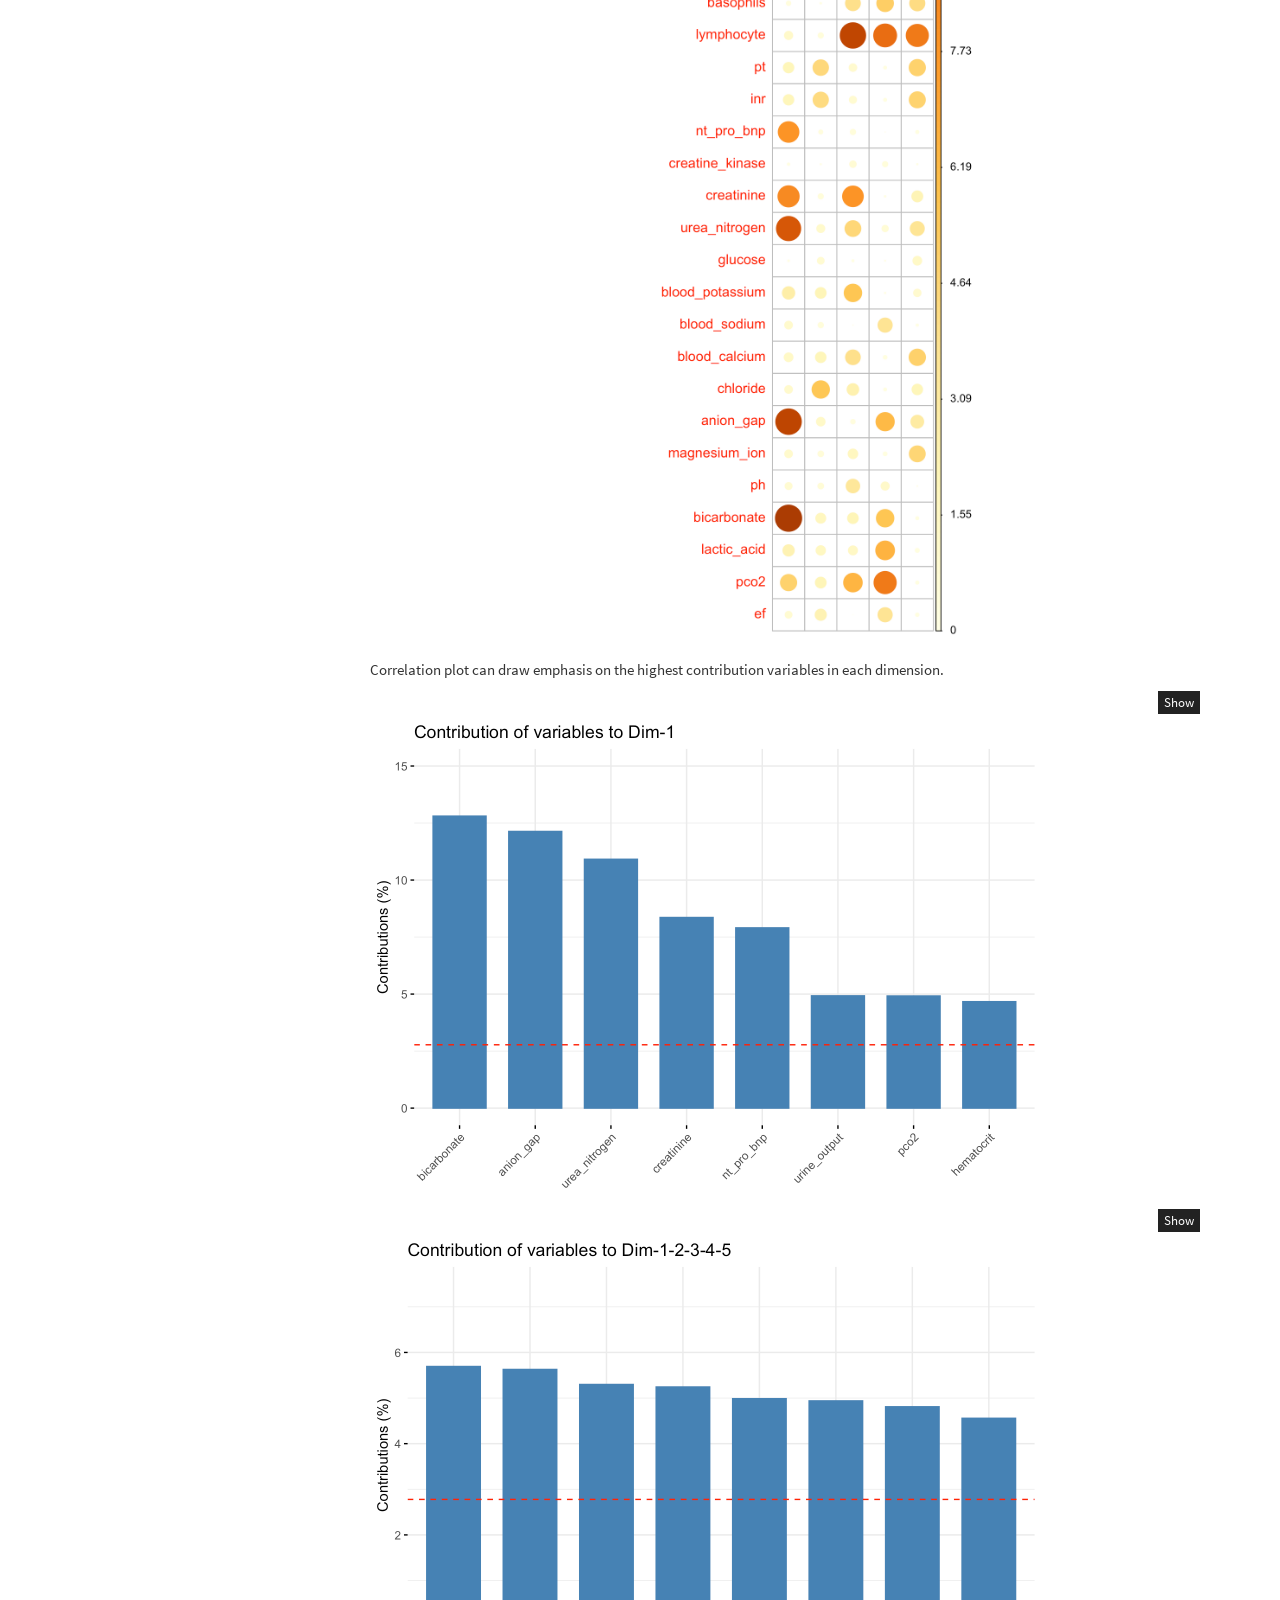
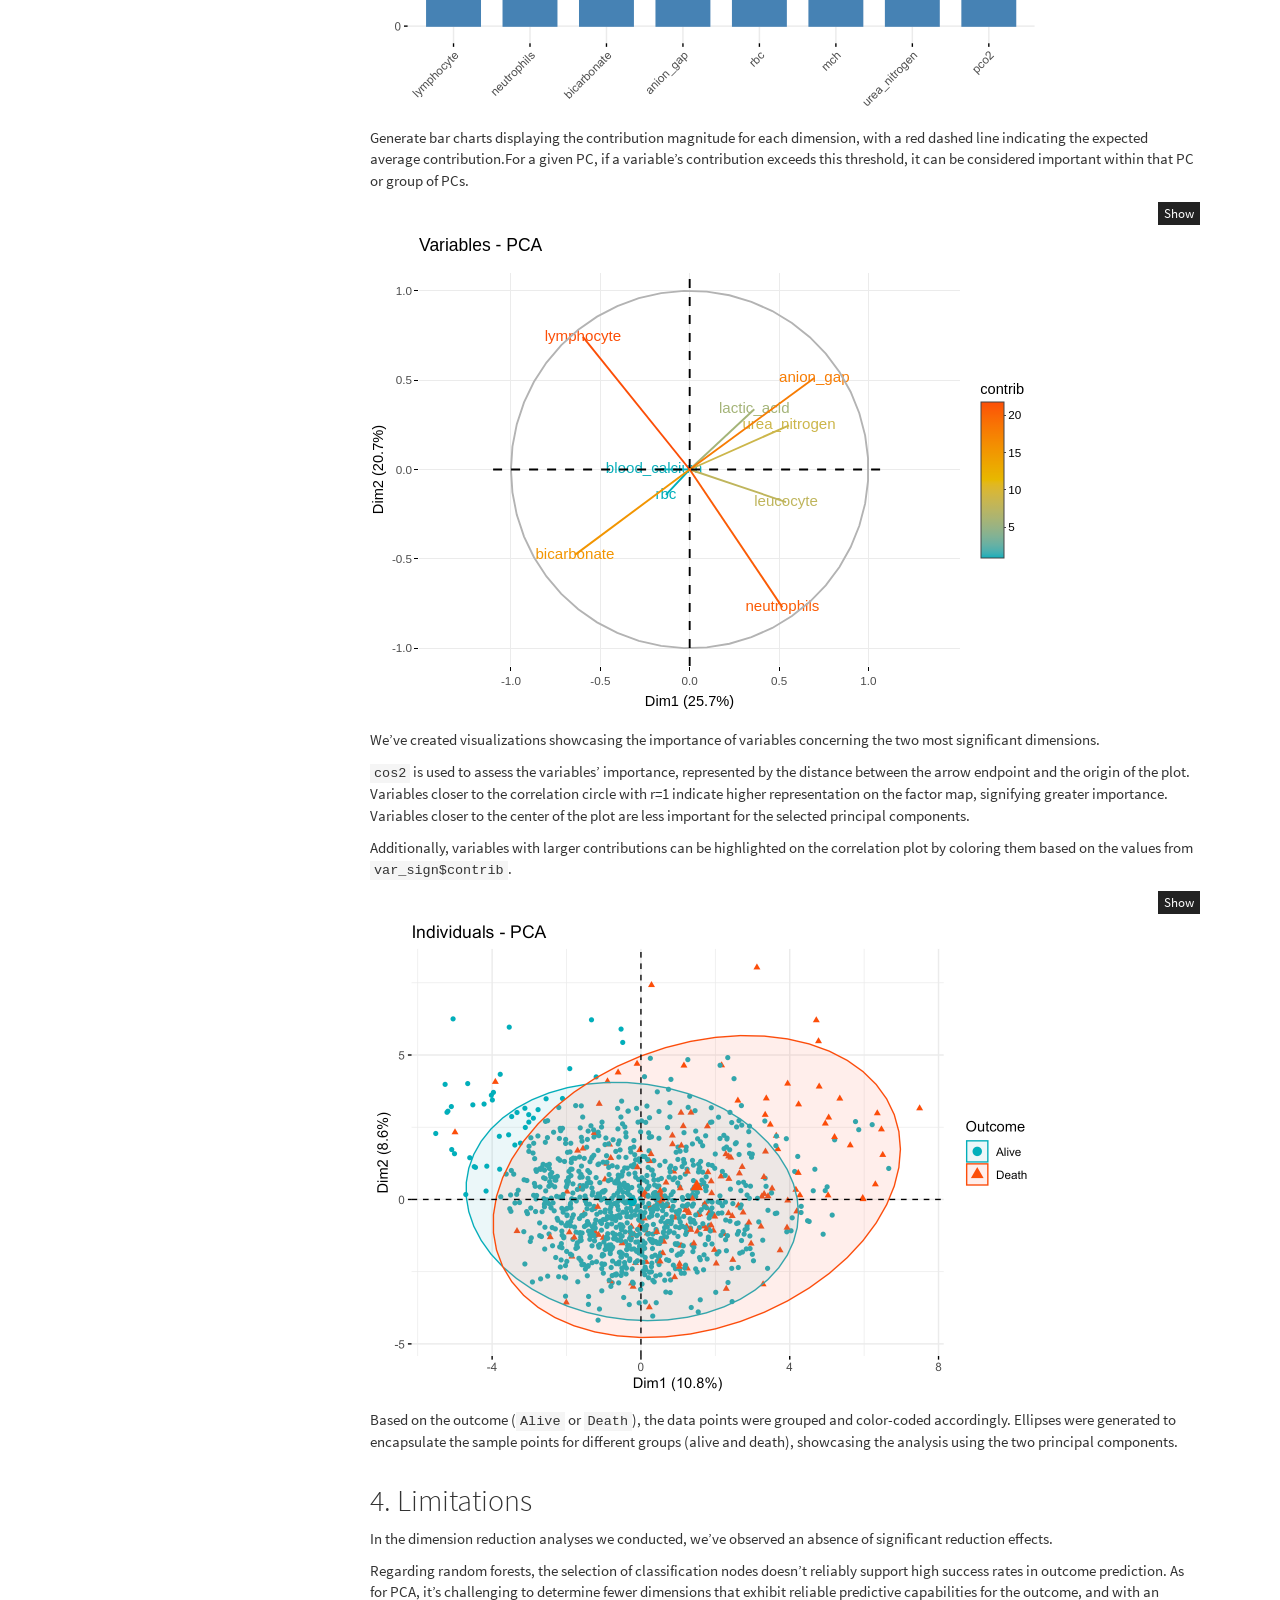
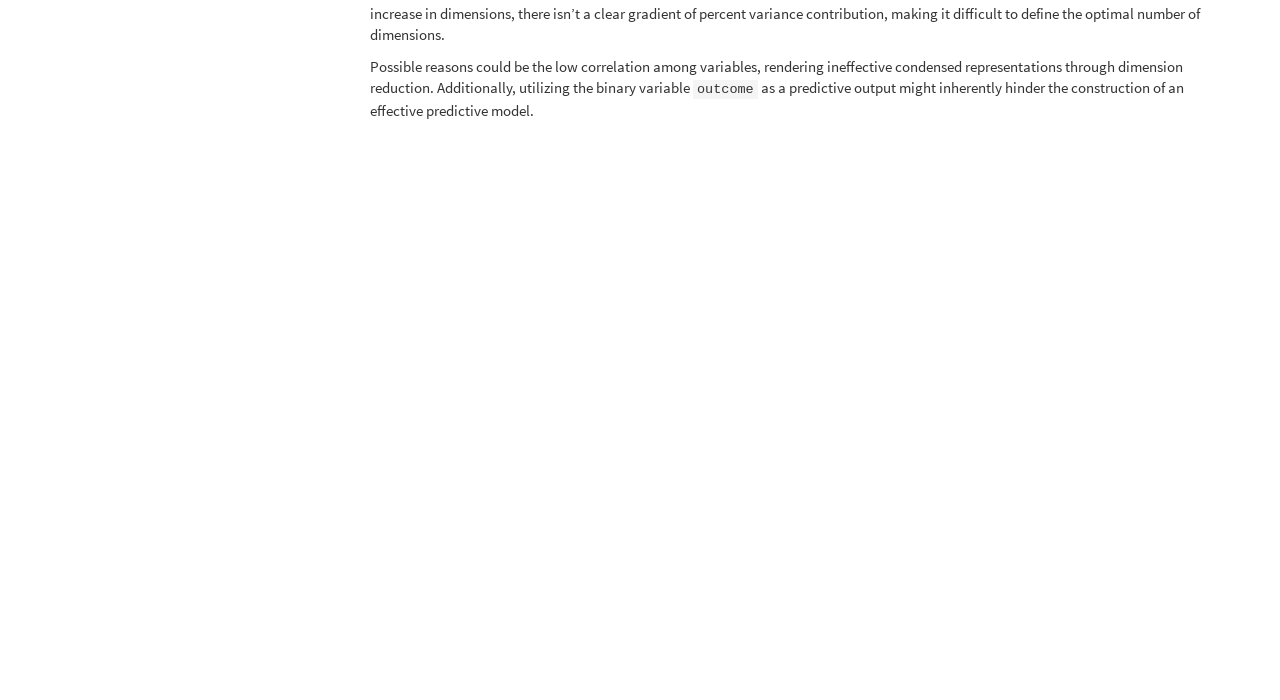
<file: preliminary_study.html>
<!DOCTYPE html>

<html>

<head>

<meta charset="utf-8" />
<meta name="generator" content="pandoc" />
<meta http-equiv="X-UA-Compatible" content="IE=EDGE" />




<title>Preliminary Study</title>

<script src="site_libs/header-attrs-2.24/header-attrs.js"></script>
<script src="site_libs/jquery-3.6.0/jquery-3.6.0.min.js"></script>
<meta name="viewport" content="width=device-width, initial-scale=1" />
<link href="site_libs/bootstrap-3.3.5/css/cosmo.min.css" rel="stylesheet" />
<script src="site_libs/bootstrap-3.3.5/js/bootstrap.min.js"></script>
<script src="site_libs/bootstrap-3.3.5/shim/html5shiv.min.js"></script>
<script src="site_libs/bootstrap-3.3.5/shim/respond.min.js"></script>
<style>h1 {font-size: 34px;}
       h1.title {font-size: 38px;}
       h2 {font-size: 30px;}
       h3 {font-size: 24px;}
       h4 {font-size: 18px;}
       h5 {font-size: 16px;}
       h6 {font-size: 12px;}
       code {color: inherit; background-color: rgba(0, 0, 0, 0.04);}
       pre:not([class]) { background-color: white }</style>
<script src="site_libs/jqueryui-1.13.2/jquery-ui.min.js"></script>
<link href="site_libs/tocify-1.9.1/jquery.tocify.css" rel="stylesheet" />
<script src="site_libs/tocify-1.9.1/jquery.tocify.js"></script>
<script src="site_libs/navigation-1.1/tabsets.js"></script>
<script src="site_libs/navigation-1.1/codefolding.js"></script>
<link href="site_libs/highlightjs-9.12.0/default.css" rel="stylesheet" />
<script src="site_libs/highlightjs-9.12.0/highlight.js"></script>
<script src="site_libs/htmlwidgets-1.6.2/htmlwidgets.js"></script>
<script src="site_libs/plotly-binding-4.10.3/plotly.js"></script>
<script src="site_libs/typedarray-0.1/typedarray.min.js"></script>
<link href="site_libs/crosstalk-1.2.0/css/crosstalk.min.css" rel="stylesheet" />
<script src="site_libs/crosstalk-1.2.0/js/crosstalk.min.js"></script>
<link href="site_libs/plotly-htmlwidgets-css-2.11.1/plotly-htmlwidgets.css" rel="stylesheet" />
<script src="site_libs/plotly-main-2.11.1/plotly-latest.min.js"></script>
<link href="site_libs/font-awesome-6.4.2/css/all.min.css" rel="stylesheet" />
<link href="site_libs/font-awesome-6.4.2/css/v4-shims.min.css" rel="stylesheet" />

<style type="text/css">
  code{white-space: pre-wrap;}
  span.smallcaps{font-variant: small-caps;}
  span.underline{text-decoration: underline;}
  div.column{display: inline-block; vertical-align: top; width: 50%;}
  div.hanging-indent{margin-left: 1.5em; text-indent: -1.5em;}
  ul.task-list{list-style: none;}
    </style>

<style type="text/css">code{white-space: pre;}</style>
<script type="text/javascript">
if (window.hljs) {
  hljs.configure({languages: []});
  hljs.initHighlightingOnLoad();
  if (document.readyState && document.readyState === "complete") {
    window.setTimeout(function() { hljs.initHighlighting(); }, 0);
  }
}
</script>









<style type = "text/css">
.main-container {
  max-width: 940px;
  margin-left: auto;
  margin-right: auto;
}
img {
  max-width:100%;
}
.tabbed-pane {
  padding-top: 12px;
}
.html-widget {
  margin-bottom: 20px;
}
button.code-folding-btn:focus {
  outline: none;
}
summary {
  display: list-item;
}
details > summary > p:only-child {
  display: inline;
}
pre code {
  padding: 0;
}
</style>


<style type="text/css">
.dropdown-submenu {
  position: relative;
}
.dropdown-submenu>.dropdown-menu {
  top: 0;
  left: 100%;
  margin-top: -6px;
  margin-left: -1px;
  border-radius: 0 6px 6px 6px;
}
.dropdown-submenu:hover>.dropdown-menu {
  display: block;
}
.dropdown-submenu>a:after {
  display: block;
  content: " ";
  float: right;
  width: 0;
  height: 0;
  border-color: transparent;
  border-style: solid;
  border-width: 5px 0 5px 5px;
  border-left-color: #cccccc;
  margin-top: 5px;
  margin-right: -10px;
}
.dropdown-submenu:hover>a:after {
  border-left-color: #adb5bd;
}
.dropdown-submenu.pull-left {
  float: none;
}
.dropdown-submenu.pull-left>.dropdown-menu {
  left: -100%;
  margin-left: 10px;
  border-radius: 6px 0 6px 6px;
}
</style>

<script type="text/javascript">
// manage active state of menu based on current page
$(document).ready(function () {
  // active menu anchor
  href = window.location.pathname
  href = href.substr(href.lastIndexOf('/') + 1)
  if (href === "")
    href = "index.html";
  var menuAnchor = $('a[href="' + href + '"]');

  // mark the anchor link active (and if it's in a dropdown, also mark that active)
  var dropdown = menuAnchor.closest('li.dropdown');
  if (window.bootstrap) { // Bootstrap 4+
    menuAnchor.addClass('active');
    dropdown.find('> .dropdown-toggle').addClass('active');
  } else { // Bootstrap 3
    menuAnchor.parent().addClass('active');
    dropdown.addClass('active');
  }

  // Navbar adjustments
  var navHeight = $(".navbar").first().height() + 15;
  var style = document.createElement('style');
  var pt = "padding-top: " + navHeight + "px; ";
  var mt = "margin-top: -" + navHeight + "px; ";
  var css = "";
  // offset scroll position for anchor links (for fixed navbar)
  for (var i = 1; i <= 6; i++) {
    css += ".section h" + i + "{ " + pt + mt + "}\n";
  }
  style.innerHTML = "body {" + pt + "padding-bottom: 40px; }\n" + css;
  document.head.appendChild(style);
});
</script>

<!-- tabsets -->

<style type="text/css">
.tabset-dropdown > .nav-tabs {
  display: inline-table;
  max-height: 500px;
  min-height: 44px;
  overflow-y: auto;
  border: 1px solid #ddd;
  border-radius: 4px;
}

.tabset-dropdown > .nav-tabs > li.active:before, .tabset-dropdown > .nav-tabs.nav-tabs-open:before {
  content: "\e259";
  font-family: 'Glyphicons Halflings';
  display: inline-block;
  padding: 10px;
  border-right: 1px solid #ddd;
}

.tabset-dropdown > .nav-tabs.nav-tabs-open > li.active:before {
  content: "\e258";
  font-family: 'Glyphicons Halflings';
  border: none;
}

.tabset-dropdown > .nav-tabs > li.active {
  display: block;
}

.tabset-dropdown > .nav-tabs > li > a,
.tabset-dropdown > .nav-tabs > li > a:focus,
.tabset-dropdown > .nav-tabs > li > a:hover {
  border: none;
  display: inline-block;
  border-radius: 4px;
  background-color: transparent;
}

.tabset-dropdown > .nav-tabs.nav-tabs-open > li {
  display: block;
  float: none;
}

.tabset-dropdown > .nav-tabs > li {
  display: none;
}
</style>

<!-- code folding -->
<style type="text/css">
.code-folding-btn { margin-bottom: 4px; }
</style>



<style type="text/css">

#TOC {
  margin: 25px 0px 20px 0px;
}
@media (max-width: 768px) {
#TOC {
  position: relative;
  width: 100%;
}
}

@media print {
.toc-content {
  /* see https://github.com/w3c/csswg-drafts/issues/4434 */
  float: right;
}
}

.toc-content {
  padding-left: 30px;
  padding-right: 40px;
}

div.main-container {
  max-width: 1200px;
}

div.tocify {
  width: 20%;
  max-width: 260px;
  max-height: 85%;
}

@media (min-width: 768px) and (max-width: 991px) {
  div.tocify {
    width: 25%;
  }
}

@media (max-width: 767px) {
  div.tocify {
    width: 100%;
    max-width: none;
  }
}

.tocify ul, .tocify li {
  line-height: 20px;
}

.tocify-subheader .tocify-item {
  font-size: 0.90em;
}

.tocify .list-group-item {
  border-radius: 0px;
}


</style>



</head>

<body>


<div class="container-fluid main-container">


<!-- setup 3col/9col grid for toc_float and main content  -->
<div class="row">
<div class="col-xs-12 col-sm-4 col-md-3">
<div id="TOC" class="tocify">
</div>
</div>

<div class="toc-content col-xs-12 col-sm-8 col-md-9">




<div class="navbar navbar-default  navbar-fixed-top" role="navigation">
  <div class="container">
    <div class="navbar-header">
      <button type="button" class="navbar-toggle collapsed" data-toggle="collapse" data-bs-toggle="collapse" data-target="#navbar" data-bs-target="#navbar">
        <span class="icon-bar"></span>
        <span class="icon-bar"></span>
        <span class="icon-bar"></span>
      </button>
      <a class="navbar-brand" href="index.html">Home</a>
    </div>
    <div id="navbar" class="navbar-collapse collapse">
      <ul class="nav navbar-nav">
        
      </ul>
      <ul class="nav navbar-nav navbar-right">
        <li>
  <a href="Introduction.html">Introduction</a>
</li>
<li>
  <a href="Datasets.html">Data</a>
</li>
<li>
  <a href="EDA.html">EDA</a>
</li>
<li>
  <a href="preliminary_study.html">Preliminary Analysis</a>
</li>
<li>
  <a href="regression_model.html">Regression</a>
</li>
<li>
  <a href="conclusion.html">Conclusion</a>
</li>
<li>
  <a href="https://cynthia-1688.shinyapps.io/p8105_mortality_Rshiny/">Shiny App</a>
</li>
<li>
  <a href="report.html">Report</a>
</li>
<li>
  <a href="https://github.com/candicejiaruiyu/p8105_mortality.github.io">
    <span class="fa fa-github fa-lg"></span>
     
  </a>
</li>
      </ul>
    </div><!--/.nav-collapse -->
  </div><!--/.container -->
</div><!--/.navbar -->

<div id="header">

<div class="btn-group pull-right float-right">
<button type="button" class="btn btn-default btn-xs btn-secondary btn-sm dropdown-toggle" data-toggle="dropdown" data-bs-toggle="dropdown" aria-haspopup="true" aria-expanded="false"><span>Code</span> <span class="caret"></span></button>
<ul class="dropdown-menu dropdown-menu-right" style="min-width: 50px;">
<li><a id="rmd-show-all-code" href="#">Show All Code</a></li>
<li><a id="rmd-hide-all-code" href="#">Hide All Code</a></li>
</ul>
</div>



<h1 class="title toc-ignore">Preliminary Study</h1>

</div>


<pre class="r"><code>library(tidyverse)
library(corrplot)
library(FactoMineR)
library(factoextra)
library(randomForest)
library(party)
library(plotly)

set.seed(1)</code></pre>
 
<div id="correlation-between-vital-signs" class="section level2">
<h2>1. Correlation between Vital Signs</h2>
<pre class="r"><code>#show correlation
corrplot(cor(sign_tidy |&gt; select(-outcome)), type = &quot;upper&quot;, order = &quot;AOE&quot;, diag = FALSE, title = &quot;Correlation Plot of Variables&quot;, cex.main = 1.5, mar = c(0, 0, 1, 0))</code></pre>
<p><img src="preliminary_study_files/figure-html/unnamed-chunk-2-1.png" width="960" /></p>
<p>The correlation plot illustrates the relationships between vital
signs pairwise. Darker colors indicate stronger correlations, where blue
signifies positive correlations and red signifies negative ones.</p>
<p>Strong positive correlations were observed between variables such as
<code>rbc</code> and <code>hematocrit</code>, <code>mcv</code> and
<code>mch</code>, <code>inr</code> and <code>pt</code>,
<code>pco2</code> and <code>bicarbonate</code>. Conversely, a strong
negative correlation was found between <code>neutrophils</code> and
<code>lymphocyte</code>. Strong positive correlations often suggest the
potential for dimension reduction by merging these variables during
selection.</p>
 
</div>
<div id="cart-and-rf-dimension-reduction-and-core-variables-analysis"
class="section level2">
<h2>2. CART and rf: Dimension Reduction and Core Variables Analysis</h2>
 
<div id="analysis-of-patient-comorbidities-variables"
class="section level3">
<h3>2.1 Analysis of Patient comorbidities Variables</h3>
<pre class="r"><code>#decision tree for comorbidities
tree_com = ctree(outcome ~ ., data = com_tidy)
plot(tree_com, main = &quot;Decision Tree for Comorbidities&quot;)</code></pre>
<p><img src="preliminary_study_files/figure-html/unnamed-chunk-3-1.png" width="672" /></p>
<p>The decision tree employed variables <code>renal_failure</code> and
<code>atrialfibrillation</code> to predict the outcome, showing strong
evidence (p&lt;0.05) for selecting these two variables.</p>
<p>However, the probability distribution at the nodes suggests that this
decision-making approach might not be sufficiently reliable. This could
be due to the similar effects of each variable, making it challenging to
determine the next variable for refining the decision. Alternatively, it
might indicate insufficient evidence to support the selection of other
variables (p-values not meeting the criteria).</p>
<p>Furthermore, the binary nature of these patient comorbidities
variables posed certain challenges in constructing the classification
tree, making characteristics of the variables hard to analyze.</p>
<pre class="r"><code>#random forest for comorbidities
rf_com = randomForest(outcome ~ ., data = com_tidy)
importance(rf_com) |&gt; 
  as.data.frame() |&gt; 
  mutate(&quot;Mean Decrease in Gini&quot; = MeanDecreaseGini) |&gt;
  arrange(-MeanDecreaseGini) |&gt; 
  select(-MeanDecreaseGini) |&gt;
  head(8) |&gt; 
  knitr::kable(digits = 3)</code></pre>
<table>
<thead>
<tr class="header">
<th align="left"></th>
<th align="right">Mean Decrease in Gini</th>
</tr>
</thead>
<tbody>
<tr class="odd">
<td align="left">hyperlipemia</td>
<td align="right">5.552</td>
</tr>
<tr class="even">
<td align="left">atrialfibrillation</td>
<td align="right">5.391</td>
</tr>
<tr class="odd">
<td align="left">renal_failure</td>
<td align="right">4.855</td>
</tr>
<tr class="even">
<td align="left">deficiencyanemias</td>
<td align="right">4.700</td>
</tr>
<tr class="odd">
<td align="left">diabetes</td>
<td align="right">3.871</td>
</tr>
<tr class="even">
<td align="left">chd_with_no_mi</td>
<td align="right">3.851</td>
</tr>
<tr class="odd">
<td align="left">hypertensive</td>
<td align="right">3.707</td>
</tr>
<tr class="even">
<td align="left">depression</td>
<td align="right">3.645</td>
</tr>
</tbody>
</table>
<pre class="r"><code>varImpPlot(rf_com, main = &quot;Random Forests for Comorbidities&quot;)</code></pre>
<p><img src="preliminary_study_files/figure-html/unnamed-chunk-4-1.png" width="672" /></p>
<p>The random forest yielded a list of variables ranked by their
importance based on <code>Mean Decrease in Gini</code>, a parameter
calculated by assessing the influence of variables on the nodes of the
classification tree.</p>
<p>In descending order of importance, the top 5 variables are:
<code>hyperlipemia</code>, <code>atrialfibrillation</code>,
<code>renal_failure</code>, <code>deficiencyanemias</code>,
<code>diabetes</code>.</p>
 
</div>
<div id="analysis-of-patient-vital-signs-variables"
class="section level3">
<h3>2.2 Analysis of Patient Vital Signs Variables</h3>
<pre class="r"><code>tree_sign = ctree(outcome ~ ., data = sign_tidy)
plot(tree_sign, main = &quot;Decision Tree for Vital Signs&quot;)</code></pre>
<p><img src="preliminary_study_files/figure-html/unnamed-chunk-5-1.png" width="1152" /></p>
<p>The analysis of continuous variables related to vital signs resulted
in the successful establishment of classification criteria by the
decision tree, incorporating a total of 7 variables. It formed a 4-level
classification structure with reasonably distributed probabilities
across nodes.</p>
<p>The primary level classification variable is <code>anion_gap</code>.
The secondary level classification variables are
<code>blood_calcium</code>, <code>bicarbonate</code>. The tertiary level
classification variables are <code>lactic_acid</code>,
<code>leucocyte</code>, <code>respiratory_rate</code>. The forth level
classification variable is <code>pt</code>.</p>
<pre class="r"><code>#random forest for vital signs
rf_sign = randomForest(outcome ~ ., data = sign_tidy)
importance(rf_sign) |&gt; 
  as.data.frame() |&gt;
  mutate(&quot;Mean Decrease in Gini&quot; = MeanDecreaseGini) |&gt;
  arrange(-MeanDecreaseGini) |&gt; 
  select(-MeanDecreaseGini) |&gt;
  head(8) |&gt; 
  knitr::kable(digits = 3)</code></pre>
<table>
<thead>
<tr class="header">
<th align="left"></th>
<th align="right">Mean Decrease in Gini</th>
</tr>
</thead>
<tbody>
<tr class="odd">
<td align="left">bicarbonate</td>
<td align="right">13.664</td>
</tr>
<tr class="even">
<td align="left">anion_gap</td>
<td align="right">13.626</td>
</tr>
<tr class="odd">
<td align="left">lactic_acid</td>
<td align="right">12.706</td>
</tr>
<tr class="even">
<td align="left">lymphocyte</td>
<td align="right">11.433</td>
</tr>
<tr class="odd">
<td align="left">leucocyte</td>
<td align="right">10.708</td>
</tr>
<tr class="even">
<td align="left">blood_calcium</td>
<td align="right">10.486</td>
</tr>
<tr class="odd">
<td align="left">urine_output</td>
<td align="right">10.022</td>
</tr>
<tr class="even">
<td align="left">urea_nitrogen</td>
<td align="right">9.261</td>
</tr>
</tbody>
</table>
<pre class="r"><code>varImpPlot(rf_sign, main = &quot;Random Forests for Vital Signs&quot;)</code></pre>
<p><img src="preliminary_study_files/figure-html/unnamed-chunk-6-1.png" width="768" /></p>
<p>Ranked by the <code>Mean Decrease in Gini</code>, the top 5 variables
are: <code>anion_gap</code>, <code>bicarbonate</code>,
<code>lactic_acid</code>, <code>lymphocyte</code>,
<code>leucocyte</code>.</p>
<p>The results obtained from the random forest exhibit a overlap with
the decision tree outcomes. In fact, random forest is an extension of
decision trees that address over-fitting issues inherent in decision
tree model. Therefore, we tend to prioritize the key variables
identified by the random forest.</p>
 
</div>
</div>
<div id="pca-dimension-reduction" class="section level2">
<h2>3. PCA: Dimension Reduction</h2>
 
<div id="dimension-reduction-for-patient-vital-signs-variables"
class="section level3">
<h3>Dimension Reduction for Patient Vital Signs Variables</h3>
<pre class="r"><code>#pca using R build-in function prcomp()
#pca_res_sign = prcomp(sign_tidy |&gt; select(-outcome), scale. = TRUE)
#summary(pca_res_sign)

#pca using packages `FactoMineR`, `factoextra`
#PCA() function would do the data standardization automatically.
#keep 5 dimensions as result.
res_pca_sign = PCA(sign_tidy |&gt; select(-outcome), scale.unit = TRUE, graph = FALSE)

#`variance.percent` explains the percentage of change. 70% would be adequate.
get_eigenvalue(res_pca_sign) |&gt; 
  as.data.frame() |&gt; 
  filter(cumulative.variance.percent &lt; 61) |&gt; 
  mutate(
    &quot;Eigenvalue&quot; = eigenvalue,
    &quot;Variance Percent&quot; = variance.percent,
    &quot;Cumulative Variance Percent&quot; = cumulative.variance.percent
  ) |&gt;
  select(-eigenvalue, -variance.percent, -cumulative.variance.percent) |&gt;
  knitr::kable(digits = 3)</code></pre>
<table>
<thead>
<tr class="header">
<th align="left"></th>
<th align="right">Eigenvalue</th>
<th align="right">Variance Percent</th>
<th align="right">Cumulative Variance Percent</th>
</tr>
</thead>
<tbody>
<tr class="odd">
<td align="left">Dim.1</td>
<td align="right">3.882</td>
<td align="right">10.784</td>
<td align="right">10.784</td>
</tr>
<tr class="even">
<td align="left">Dim.2</td>
<td align="right">3.081</td>
<td align="right">8.557</td>
<td align="right">19.342</td>
</tr>
<tr class="odd">
<td align="left">Dim.3</td>
<td align="right">2.521</td>
<td align="right">7.004</td>
<td align="right">26.346</td>
</tr>
<tr class="even">
<td align="left">Dim.4</td>
<td align="right">2.356</td>
<td align="right">6.543</td>
<td align="right">32.889</td>
</tr>
<tr class="odd">
<td align="left">Dim.5</td>
<td align="right">2.217</td>
<td align="right">6.159</td>
<td align="right">39.048</td>
</tr>
<tr class="even">
<td align="left">Dim.6</td>
<td align="right">1.974</td>
<td align="right">5.485</td>
<td align="right">44.532</td>
</tr>
<tr class="odd">
<td align="left">Dim.7</td>
<td align="right">1.697</td>
<td align="right">4.713</td>
<td align="right">49.246</td>
</tr>
<tr class="even">
<td align="left">Dim.8</td>
<td align="right">1.575</td>
<td align="right">4.375</td>
<td align="right">53.621</td>
</tr>
<tr class="odd">
<td align="left">Dim.9</td>
<td align="right">1.394</td>
<td align="right">3.871</td>
<td align="right">57.492</td>
</tr>
<tr class="even">
<td align="left">Dim.10</td>
<td align="right">1.258</td>
<td align="right">3.494</td>
<td align="right">60.986</td>
</tr>
</tbody>
</table>
<p>The <code>eigenvalue</code> connects with the amount of data variance
explained by each principal component (PC). A higher eigenvalue
indicates a greater proportion of data variance that can be explained
(<code>variance.percent</code>).</p>
<p>The PCs are arranged in descending order based on the eigenvalues,
indicating that the PCs positioned earlier correspond to the directions
with the greatest data variation.</p>
<p>Typically, we can limit the number of dimensions/PCs by controlling
the <code>cumulative.variance.percent</code>. For instance, in this
case, we aimed to explain 60% of the total data variance in the model,
resulting in the selection of 10 dimensions.</p>
<pre class="r"><code>#scree plot
#visualize the contributions of each dimension.
fviz_screeplot(res_pca_sign, addlabels = TRUE, ylim = c(0, 15), main = &quot;Scree Plot of Dimension&#39;s Contributions&quot;, font.main = 15)</code></pre>
<p><img src="preliminary_study_files/figure-html/unnamed-chunk-8-1.png" width="672" /></p>
<p>Another approach involves examining the <strong>scree plot</strong>,
which visualizes the ability of each dimension to explain the overall
variance in the data. When the explanatory power begins to decrease and
flatten out, it suggests diminishing returns in terms of dimension
reduction. This is often considered a bottleneck point, and it’s
generally reasonable to halt operations.</p>
<p>In this instance, after introducing the third dimension, there’s a
limited change in the explanatory power as the dimensions increase. It
might be considered to select the first three dimensions for subsequent
model analysis. However, due to the relatively small absolute size of
the overall explainable variance, the cumulative explained variance of
the first three dimensions falls short of 50%. Therefore, in this case,
this approach might not be suitable.</p>
<pre class="r"><code>#result_cos2
var_sign &lt;- get_pca_var(res_pca_sign) 
var_sign$cos2 |&gt;
  #for pca_var object &#39;$&#39; is necessary for exacting results
  as.data.frame() |&gt; 
  arrange(-Dim.1) |&gt; 
  head(10) |&gt; 
  knitr::kable(digits = 3)</code></pre>
<table>
<thead>
<tr class="header">
<th align="left"></th>
<th align="right">Dim.1</th>
<th align="right">Dim.2</th>
<th align="right">Dim.3</th>
<th align="right">Dim.4</th>
<th align="right">Dim.5</th>
</tr>
</thead>
<tbody>
<tr class="odd">
<td align="left">bicarbonate</td>
<td align="right">0.497</td>
<td align="right">0.057</td>
<td align="right">0.053</td>
<td align="right">0.134</td>
<td align="right">0.004</td>
</tr>
<tr class="even">
<td align="left">anion_gap</td>
<td align="right">0.471</td>
<td align="right">0.042</td>
<td align="right">0.009</td>
<td align="right">0.147</td>
<td align="right">0.068</td>
</tr>
<tr class="odd">
<td align="left">urea_nitrogen</td>
<td align="right">0.424</td>
<td align="right">0.037</td>
<td align="right">0.117</td>
<td align="right">0.018</td>
<td align="right">0.081</td>
</tr>
<tr class="even">
<td align="left">creatinine</td>
<td align="right">0.325</td>
<td align="right">0.016</td>
<td align="right">0.201</td>
<td align="right">0.001</td>
<td align="right">0.049</td>
</tr>
<tr class="odd">
<td align="left">nt_pro_bnp</td>
<td align="right">0.307</td>
<td align="right">0.010</td>
<td align="right">0.014</td>
<td align="right">0.000</td>
<td align="right">0.004</td>
</tr>
<tr class="even">
<td align="left">urine_output</td>
<td align="right">0.191</td>
<td align="right">0.007</td>
<td align="right">0.001</td>
<td align="right">0.046</td>
<td align="right">0.001</td>
</tr>
<tr class="odd">
<td align="left">pco2</td>
<td align="right">0.191</td>
<td align="right">0.066</td>
<td align="right">0.163</td>
<td align="right">0.217</td>
<td align="right">0.004</td>
</tr>
<tr class="even">
<td align="left">hematocrit</td>
<td align="right">0.181</td>
<td align="right">0.174</td>
<td align="right">0.001</td>
<td align="right">0.115</td>
<td align="right">0.141</td>
</tr>
<tr class="odd">
<td align="left">rbc</td>
<td align="right">0.170</td>
<td align="right">0.389</td>
<td align="right">0.013</td>
<td align="right">0.092</td>
<td align="right">0.037</td>
</tr>
<tr class="even">
<td align="left">rdw</td>
<td align="right">0.114</td>
<td align="right">0.060</td>
<td align="right">0.014</td>
<td align="right">0.024</td>
<td align="right">0.216</td>
</tr>
</tbody>
</table>
<p>In a factor map, a higher <code>cos2</code> value close to 1
indicates a stronger relationship between the variable and the principal
component, signifying higher quality.</p>
<pre class="r"><code>#shows the quality of variables.
corrplot(var_sign$cos2, is.corr = FALSE, title = &quot;Variables Quality - PCs Correlation Plot&quot;, mar = c(0, 0, 1, 0), cl.align.text = &quot;l&quot;)</code></pre>
<p><img src="preliminary_study_files/figure-html/unnamed-chunk-10-1.png" width="960" /></p>
<p>The correlation plot visualizes the indicator <code>cos2</code>,
representing the variable-PC correlation. The model selected 5
dimensions for plotting the correlation map.</p>
<p>For <code>dim.1</code>, the variable with the highest correlation are
<code>bicarbonate</code>, <code>anion_gap</code>,
<code>urea_nitrogen</code>. For <code>dim.2</code>, the variable with
the highest correlation are <code>mch</code>, <code>rbc</code>.</p>
<pre class="r"><code>#result_contri
var_sign$contrib |&gt; 
  #for pca_var object &#39;$&#39; is necessary for exacting results
  as.data.frame() |&gt; 
  arrange(-Dim.1) |&gt; 
  head(10) |&gt;
  knitr::kable(digits = 3)</code></pre>
<table>
<thead>
<tr class="header">
<th align="left"></th>
<th align="right">Dim.1</th>
<th align="right">Dim.2</th>
<th align="right">Dim.3</th>
<th align="right">Dim.4</th>
<th align="right">Dim.5</th>
</tr>
</thead>
<tbody>
<tr class="odd">
<td align="left">bicarbonate</td>
<td align="right">12.803</td>
<td align="right">1.852</td>
<td align="right">2.106</td>
<td align="right">5.675</td>
<td align="right">0.174</td>
</tr>
<tr class="even">
<td align="left">anion_gap</td>
<td align="right">12.132</td>
<td align="right">1.376</td>
<td align="right">0.375</td>
<td align="right">6.224</td>
<td align="right">3.050</td>
</tr>
<tr class="odd">
<td align="left">urea_nitrogen</td>
<td align="right">10.911</td>
<td align="right">1.194</td>
<td align="right">4.637</td>
<td align="right">0.755</td>
<td align="right">3.650</td>
</tr>
<tr class="even">
<td align="left">creatinine</td>
<td align="right">8.359</td>
<td align="right">0.513</td>
<td align="right">7.957</td>
<td align="right">0.058</td>
<td align="right">2.215</td>
</tr>
<tr class="odd">
<td align="left">nt_pro_bnp</td>
<td align="right">7.905</td>
<td align="right">0.310</td>
<td align="right">0.536</td>
<td align="right">0.002</td>
<td align="right">0.182</td>
</tr>
<tr class="even">
<td align="left">urine_output</td>
<td align="right">4.925</td>
<td align="right">0.213</td>
<td align="right">0.049</td>
<td align="right">1.950</td>
<td align="right">0.026</td>
</tr>
<tr class="odd">
<td align="left">pco2</td>
<td align="right">4.918</td>
<td align="right">2.154</td>
<td align="right">6.449</td>
<td align="right">9.191</td>
<td align="right">0.188</td>
</tr>
<tr class="even">
<td align="left">hematocrit</td>
<td align="right">4.668</td>
<td align="right">5.635</td>
<td align="right">0.029</td>
<td align="right">4.878</td>
<td align="right">6.339</td>
</tr>
<tr class="odd">
<td align="left">rbc</td>
<td align="right">4.380</td>
<td align="right">12.633</td>
<td align="right">0.506</td>
<td align="right">3.893</td>
<td align="right">1.682</td>
</tr>
<tr class="even">
<td align="left">rdw</td>
<td align="right">2.933</td>
<td align="right">1.934</td>
<td align="right">0.564</td>
<td align="right">1.005</td>
<td align="right">9.736</td>
</tr>
</tbody>
</table>
<p>The <code>var$contrib</code> provides the contribution magnitude of
variables to each PC. Subsequently, visualizations can be generated
based on the contribution values of variables to PCs. However, due to
limitations in two-dimensional plotting, typically only the first two
dimensions can be visualized.</p>
<pre class="r"><code>#shows the contribution in different dimensions.
corrplot(var_sign$contrib, is.corr = FALSE, title = &quot;Contributions - PCs Correlation Plot&quot;, mar = c(0, 0, 1, 0), cl.align.text = &quot;l&quot;)</code></pre>
<p><img src="preliminary_study_files/figure-html/unnamed-chunk-12-1.png" width="960" /></p>
<p>Correlation plot can draw emphasis on the highest contribution
variables in each dimension.</p>
<pre class="r"><code>fviz_contrib(res_pca_sign, choice = &quot;var&quot;, axes = 1, ylim = c(0, 15), top = 8)</code></pre>
<p><img src="preliminary_study_files/figure-html/unnamed-chunk-13-1.png" width="672" /></p>
<pre class="r"><code>fviz_contrib(res_pca_sign, choice = &quot;var&quot;, axes = 1:5, ylim = c(0, 7.5), top = 8)</code></pre>
<p><img src="preliminary_study_files/figure-html/unnamed-chunk-13-2.png" width="672" /></p>
<p>Generate bar charts displaying the contribution magnitude for each
dimension, with a red dashed line indicating the expected average
contribution.For a given PC, if a variable’s contribution exceeds this
threshold, it can be considered important within that PC or group of
PCs.</p>
<pre class="r"><code>#based on above results (`var_com$coord`)
#basically,
#(a) positive correlated variables are grouped together,
#(b) negative correlated variables are located on opposite sides of the origin,
#(c) the distance between the variable and the origin measures the quality of the variable. Variables that are far from the origin are well represented.

pca_coord = PCA(sign_tidy |&gt; select(anion_gap, blood_calcium, bicarbonate, lactic_acid, leucocyte, lymphocyte, neutrophils, rbc, urea_nitrogen), scale.unit = TRUE, graph = FALSE)

fviz_pca_var(pca_coord, col.var = &quot;contrib&quot;, gradient.cols = c(&quot;#00AFBB&quot;, &quot;#E7B800&quot;, &quot;#FC4E07&quot;)) |&gt; ggplotly()</code></pre>
<div class="plotly html-widget html-fill-item-overflow-hidden html-fill-item" id="htmlwidget-5011a646086cb7a5f268" style="width:672px;height:480px;"></div>
<script type="application/json" data-for="htmlwidget-5011a646086cb7a5f268">{"x":{"data":[{"x":[-0.13291152498910364],"y":[-0.14164328579735919],"text":"rbc","hovertext":"x: -0.1329115<br />y: -0.1416432858<br />contrib:  0.9035090<br />name: rbc","textfont":{"size":15.118110236220474,"color":"rgba(0,175,187,1)"},"type":"scatter","mode":"text","hoveron":"points","showlegend":false,"xaxis":"x","yaxis":"y","hoverinfo":"text","frame":null},{"x":[-0.19883805983908442],"y":[0.000925363824982651],"text":"blood_calcium","hovertext":"x: -0.1988381<br />y:  0.0009253638<br />contrib:  0.9468338<br />name: blood_calcium","textfont":{"size":15.118110236220474,"color":"rgba(11,175,186,1)"},"type":"scatter","mode":"text","hoveron":"points","showlegend":false,"xaxis":"x","yaxis":"y","hoverinfo":"text","frame":null},{"x":[0.36143489126605077],"y":[0.33725063716307668],"text":"lactic_acid","hovertext":"x:  0.3614349<br />y:  0.3372506372<br />contrib:  5.8521957<br />name: lactic_acid","textfont":{"size":15.118110236220474,"color":"rgba(164,180,120,1)"},"type":"scatter","mode":"text","hoveron":"points","showlegend":false,"xaxis":"x","yaxis":"y","hoverinfo":"text","frame":null},{"x":[0.53924164795205198],"y":[-0.18205346220402976],"text":"leucocyte","hovertext":"x:  0.5392416<br />y: -0.1820534622<br />contrib:  7.7572860<br />name: leucocyte","textfont":{"size":15.118110236220474,"color":"rgba(191,181,92,1)"},"type":"scatter","mode":"text","hoveron":"points","showlegend":false,"xaxis":"x","yaxis":"y","hoverinfo":"text","frame":null},{"x":[0.55576089503701354],"y":[0.247023386910456],"text":"urea_nitrogen","hovertext":"x:  0.5557609<br />y:  0.2470233869<br />contrib:  8.8580628<br />name: urea_nitrogen","textfont":{"size":15.118110236220474,"color":"rgba(204,182,74,1)"},"type":"scatter","mode":"text","hoveron":"points","showlegend":false,"xaxis":"x","yaxis":"y","hoverinfo":"text","frame":null},{"x":[-0.64202166553084983],"y":[-0.47765238117070535],"text":"bicarbonate","hovertext":"x: -0.6420217<br />y: -0.4776523812<br />contrib: 15.3348100<br />name: bicarbonate","textfont":{"size":15.118110236220474,"color":"rgba(242,149,1,1)"},"type":"scatter","mode":"text","hoveron":"points","showlegend":false,"xaxis":"x","yaxis":"y","hoverinfo":"text","frame":null},{"x":[0.6973114937412076],"y":[0.51205394402518067],"text":"anion_gap","hovertext":"x:  0.6973115<br />y:  0.5120539440<br />contrib: 17.9235400<br />name: anion_gap","textfont":{"size":15.118110236220474,"color":"rgba(247,124,3,1)"},"type":"scatter","mode":"text","hoveron":"points","showlegend":false,"xaxis":"x","yaxis":"y","hoverinfo":"text","frame":null},{"x":[0.51865149942965583],"y":[-0.77125530749746485],"text":"neutrophils","hovertext":"x:  0.5186515<br />y: -0.7712553075<br />contrib: 20.6869122<br />name: neutrophils","textfont":{"size":15.118110236220474,"color":"rgba(251,92,6,1)"},"type":"scatter","mode":"text","hoveron":"points","showlegend":false,"xaxis":"x","yaxis":"y","hoverinfo":"text","frame":null},{"x":[-0.5974038954881743],"y":[0.74214926306115658],"text":"lymphocyte","hovertext":"x: -0.5974039<br />y:  0.7421492631<br />contrib: 21.7368504<br />name: lymphocyte","textfont":{"size":15.118110236220474,"color":"rgba(252,78,7,1)"},"type":"scatter","mode":"text","hoveron":"points","showlegend":false,"xaxis":"x","yaxis":"y","hoverinfo":"text","frame":null},{"x":[0,-0.13291152498910364],"y":[0,-0.14164328579735919],"text":"xstart: 0<br />ystart: 0<br />x: -0.1329115<br />y: -0.1416432858<br />contrib:  0.9035090","type":"scatter","mode":"lines","line":{"width":1.8897637795275593,"color":"rgba(0,175,187,1)","dash":"solid"},"hoveron":"points","showlegend":false,"xaxis":"x","yaxis":"y","hoverinfo":"text","frame":null},{"x":[0,-0.19883805983908442],"y":[0,0.000925363824982651],"text":"xstart: 0<br />ystart: 0<br />x: -0.1988381<br />y:  0.0009253638<br />contrib:  0.9468338","type":"scatter","mode":"lines","line":{"width":1.8897637795275593,"color":"rgba(11,175,186,1)","dash":"solid"},"hoveron":"points","showlegend":false,"xaxis":"x","yaxis":"y","hoverinfo":"text","frame":null},{"x":[0,0.36143489126605077],"y":[0,0.33725063716307668],"text":"xstart: 0<br />ystart: 0<br />x:  0.3614349<br />y:  0.3372506372<br />contrib:  5.8521957","type":"scatter","mode":"lines","line":{"width":1.8897637795275593,"color":"rgba(164,180,120,1)","dash":"solid"},"hoveron":"points","showlegend":false,"xaxis":"x","yaxis":"y","hoverinfo":"text","frame":null},{"x":[0,0.53924164795205198],"y":[0,-0.18205346220402976],"text":"xstart: 0<br />ystart: 0<br />x:  0.5392416<br />y: -0.1820534622<br />contrib:  7.7572860","type":"scatter","mode":"lines","line":{"width":1.8897637795275593,"color":"rgba(191,181,92,1)","dash":"solid"},"hoveron":"points","showlegend":false,"xaxis":"x","yaxis":"y","hoverinfo":"text","frame":null},{"x":[0,0.55576089503701354],"y":[0,0.247023386910456],"text":"xstart: 0<br />ystart: 0<br />x:  0.5557609<br />y:  0.2470233869<br />contrib:  8.8580628","type":"scatter","mode":"lines","line":{"width":1.8897637795275593,"color":"rgba(204,182,74,1)","dash":"solid"},"hoveron":"points","showlegend":false,"xaxis":"x","yaxis":"y","hoverinfo":"text","frame":null},{"x":[0,-0.64202166553084983],"y":[0,-0.47765238117070535],"text":"xstart: 0<br />ystart: 0<br />x: -0.6420217<br />y: -0.4776523812<br />contrib: 15.3348100","type":"scatter","mode":"lines","line":{"width":1.8897637795275593,"color":"rgba(242,149,1,1)","dash":"solid"},"hoveron":"points","showlegend":false,"xaxis":"x","yaxis":"y","hoverinfo":"text","frame":null},{"x":[0,0.6973114937412076],"y":[0,0.51205394402518067],"text":"xstart: 0<br />ystart: 0<br />x:  0.6973115<br />y:  0.5120539440<br />contrib: 17.9235400","type":"scatter","mode":"lines","line":{"width":1.8897637795275593,"color":"rgba(247,124,3,1)","dash":"solid"},"hoveron":"points","showlegend":false,"xaxis":"x","yaxis":"y","hoverinfo":"text","frame":null},{"x":[0,0.51865149942965583],"y":[0,-0.77125530749746485],"text":"xstart: 0<br />ystart: 0<br />x:  0.5186515<br />y: -0.7712553075<br />contrib: 20.6869122","type":"scatter","mode":"lines","line":{"width":1.8897637795275593,"color":"rgba(251,92,6,1)","dash":"solid"},"hoveron":"points","showlegend":false,"xaxis":"x","yaxis":"y","hoverinfo":"text","frame":null},{"x":[0,-0.5974038954881743],"y":[0,0.74214926306115658],"text":"xstart: 0<br />ystart: 0<br />x: -0.5974039<br />y:  0.7421492631<br />contrib: 21.7368504","type":"scatter","mode":"lines","line":{"width":1.8897637795275593,"color":"rgba(252,78,7,1)","dash":"solid"},"hoveron":"points","showlegend":false,"xaxis":"x","yaxis":"y","hoverinfo":"text","frame":null},{"x":[-1,-0.99179001382324605,-0.96729486303902945,-0.92691675734602175,-0.87131870412338941,-0.8014136218679565,-0.71834935009772749,-0.62348980185873348,-0.51839256831052505,-0.40478334312239383,-0.28452758663103256,-0.15959989503337918,-0.032051577571655207,0.096023025907681664,0.22252093395631445,0.3453650544213076,0.4625382902408352,0.57211666012216955,0.67230089026131656,0.7614459583691342,0.83808810489184049,0.90096886790241915,0.94905574701066864,0.98155915699106533,0.99794539275033634,0.99794539275033634,0.98155915699106544,0.94905574701066875,0.90096886790241915,0.83808810489184071,0.76144595836913453,0.67230089026131701,0.57211666012216988,0.4625382902408352,0.34536505442130805,0.22252093395631445,0.09602302590768233,-0.032051577571654985,-0.15959989503337854,-0.28452758663103211,-0.40478334312239306,-0.5183925683105246,-0.62348980185873348,-0.71834935009772716,-0.8014136218679565,-0.87131870412338897,-0.92691675734602164,-0.96729486303902923,-0.99179001382324605,-1,-1,-0.99179001382324605,-0.96729486303902945,-0.92691675734602175,-0.87131870412338941,-0.8014136218679565,-0.71834935009772749,-0.62348980185873348,-0.51839256831052505,-0.40478334312239383,-0.28452758663103256,-0.15959989503337918,-0.032051577571655207,0.096023025907681664,0.22252093395631445,0.3453650544213076,0.4625382902408352,0.57211666012216955,0.67230089026131656,0.7614459583691342,0.83808810489184049,0.90096886790241915,0.94905574701066864,0.98155915699106533,0.99794539275033634,0.99794539275033634,0.98155915699106544,0.94905574701066875,0.90096886790241915,0.83808810489184071,0.76144595836913453,0.67230089026131701,0.57211666012216988,0.4625382902408352,0.34536505442130805,0.22252093395631445,0.09602302590768233,-0.032051577571654985,-0.15959989503337854,-0.28452758663103211,-0.40478334312239306,-0.5183925683105246,-0.62348980185873348,-0.71834935009772716,-0.8014136218679565,-0.87131870412338897,-0.92691675734602164,-0.96729486303902923,-0.99179001382324605,-1],"y":[-1.2246467991473532e-16,-0.12787716168450605,-0.25365458390950735,-0.37526700487937403,-0.49071755200393774,-0.5981105304912161,-0.69568255060348649,-0.78183148246802991,-0.8551427630053462,-0.9144126230158125,-0.95866785303666058,-0.98718178341445018,-0.99948621620068789,-0.99537911294919823,-0.97492791218182362,-0.93846842204976044,-0.88659930637300011,-0.82017225459695597,-0.74027799707531572,-0.64822839530778864,-0.54553490121054893,-0.43388373911755812,-0.31510821802362071,-0.19115862870137243,-0.064070219980713106,0.064070219980712662,0.19115862870137199,0.31510821802362032,0.43388373911755812,0.5455349012105486,0.64822839530778831,0.74027799707531539,0.82017225459695575,0.88659930637300011,0.93846842204976022,0.97492791218182362,0.99537911294919812,0.99948621620068789,0.98718178341445029,0.95866785303666069,0.91441262301581283,0.85514276300534642,0.78183148246802991,0.69568255060348683,0.5981105304912161,0.49071755200393852,0.37526700487937448,0.25365458390950824,0.1278771616845065,1.2246467991473532e-16,1.2246467991473532e-16,0.12787716168450605,0.25365458390950735,0.37526700487937403,0.49071755200393774,0.5981105304912161,0.69568255060348649,0.78183148246802991,0.8551427630053462,0.9144126230158125,0.95866785303666058,0.98718178341445018,0.99948621620068789,0.99537911294919823,0.97492791218182362,0.93846842204976044,0.88659930637300011,0.82017225459695597,0.74027799707531572,0.64822839530778864,0.54553490121054893,0.43388373911755812,0.31510821802362071,0.19115862870137243,0.064070219980713106,-0.064070219980712662,-0.19115862870137199,-0.31510821802362032,-0.43388373911755812,-0.5455349012105486,-0.64822839530778831,-0.74027799707531539,-0.82017225459695575,-0.88659930637300011,-0.93846842204976022,-0.97492791218182362,-0.99537911294919812,-0.99948621620068789,-0.98718178341445029,-0.95866785303666069,-0.91441262301581283,-0.85514276300534642,-0.78183148246802991,-0.69568255060348683,-0.5981105304912161,-0.49071755200393852,-0.37526700487937448,-0.25365458390950824,-0.1278771616845065,-1.2246467991473532e-16],"text":["xcircle: -1.00000000<br />ycircle: -1.224647e-16","xcircle: -0.99179001<br />ycircle: -1.278772e-01","xcircle: -0.96729486<br />ycircle: -2.536546e-01","xcircle: -0.92691676<br />ycircle: -3.752670e-01","xcircle: -0.87131870<br />ycircle: -4.907176e-01","xcircle: -0.80141362<br />ycircle: -5.981105e-01","xcircle: -0.71834935<br />ycircle: -6.956826e-01","xcircle: -0.62348980<br />ycircle: -7.818315e-01","xcircle: -0.51839257<br />ycircle: -8.551428e-01","xcircle: -0.40478334<br />ycircle: -9.144126e-01","xcircle: -0.28452759<br />ycircle: -9.586679e-01","xcircle: -0.15959990<br />ycircle: -9.871818e-01","xcircle: -0.03205158<br />ycircle: -9.994862e-01","xcircle:  0.09602303<br />ycircle: -9.953791e-01","xcircle:  0.22252093<br />ycircle: -9.749279e-01","xcircle:  0.34536505<br />ycircle: -9.384684e-01","xcircle:  0.46253829<br />ycircle: -8.865993e-01","xcircle:  0.57211666<br />ycircle: -8.201723e-01","xcircle:  0.67230089<br />ycircle: -7.402780e-01","xcircle:  0.76144596<br />ycircle: -6.482284e-01","xcircle:  0.83808810<br />ycircle: -5.455349e-01","xcircle:  0.90096887<br />ycircle: -4.338837e-01","xcircle:  0.94905575<br />ycircle: -3.151082e-01","xcircle:  0.98155916<br />ycircle: -1.911586e-01","xcircle:  0.99794539<br />ycircle: -6.407022e-02","xcircle:  0.99794539<br />ycircle:  6.407022e-02","xcircle:  0.98155916<br />ycircle:  1.911586e-01","xcircle:  0.94905575<br />ycircle:  3.151082e-01","xcircle:  0.90096887<br />ycircle:  4.338837e-01","xcircle:  0.83808810<br />ycircle:  5.455349e-01","xcircle:  0.76144596<br />ycircle:  6.482284e-01","xcircle:  0.67230089<br />ycircle:  7.402780e-01","xcircle:  0.57211666<br />ycircle:  8.201723e-01","xcircle:  0.46253829<br />ycircle:  8.865993e-01","xcircle:  0.34536505<br />ycircle:  9.384684e-01","xcircle:  0.22252093<br />ycircle:  9.749279e-01","xcircle:  0.09602303<br />ycircle:  9.953791e-01","xcircle: -0.03205158<br />ycircle:  9.994862e-01","xcircle: -0.15959990<br />ycircle:  9.871818e-01","xcircle: -0.28452759<br />ycircle:  9.586679e-01","xcircle: -0.40478334<br />ycircle:  9.144126e-01","xcircle: -0.51839257<br />ycircle:  8.551428e-01","xcircle: -0.62348980<br />ycircle:  7.818315e-01","xcircle: -0.71834935<br />ycircle:  6.956826e-01","xcircle: -0.80141362<br />ycircle:  5.981105e-01","xcircle: -0.87131870<br />ycircle:  4.907176e-01","xcircle: -0.92691676<br />ycircle:  3.752670e-01","xcircle: -0.96729486<br />ycircle:  2.536546e-01","xcircle: -0.99179001<br />ycircle:  1.278772e-01","xcircle: -1.00000000<br />ycircle:  1.224647e-16","xcircle: -1.00000000<br />ycircle:  1.224647e-16","xcircle: -0.99179001<br />ycircle:  1.278772e-01","xcircle: -0.96729486<br />ycircle:  2.536546e-01","xcircle: -0.92691676<br />ycircle:  3.752670e-01","xcircle: -0.87131870<br />ycircle:  4.907176e-01","xcircle: -0.80141362<br />ycircle:  5.981105e-01","xcircle: -0.71834935<br />ycircle:  6.956826e-01","xcircle: -0.62348980<br />ycircle:  7.818315e-01","xcircle: -0.51839257<br />ycircle:  8.551428e-01","xcircle: -0.40478334<br />ycircle:  9.144126e-01","xcircle: -0.28452759<br />ycircle:  9.586679e-01","xcircle: -0.15959990<br />ycircle:  9.871818e-01","xcircle: -0.03205158<br />ycircle:  9.994862e-01","xcircle:  0.09602303<br />ycircle:  9.953791e-01","xcircle:  0.22252093<br />ycircle:  9.749279e-01","xcircle:  0.34536505<br />ycircle:  9.384684e-01","xcircle:  0.46253829<br />ycircle:  8.865993e-01","xcircle:  0.57211666<br />ycircle:  8.201723e-01","xcircle:  0.67230089<br />ycircle:  7.402780e-01","xcircle:  0.76144596<br />ycircle:  6.482284e-01","xcircle:  0.83808810<br />ycircle:  5.455349e-01","xcircle:  0.90096887<br />ycircle:  4.338837e-01","xcircle:  0.94905575<br />ycircle:  3.151082e-01","xcircle:  0.98155916<br />ycircle:  1.911586e-01","xcircle:  0.99794539<br />ycircle:  6.407022e-02","xcircle:  0.99794539<br />ycircle: -6.407022e-02","xcircle:  0.98155916<br />ycircle: -1.911586e-01","xcircle:  0.94905575<br />ycircle: -3.151082e-01","xcircle:  0.90096887<br />ycircle: -4.338837e-01","xcircle:  0.83808810<br />ycircle: -5.455349e-01","xcircle:  0.76144596<br />ycircle: -6.482284e-01","xcircle:  0.67230089<br />ycircle: -7.402780e-01","xcircle:  0.57211666<br />ycircle: -8.201723e-01","xcircle:  0.46253829<br />ycircle: -8.865993e-01","xcircle:  0.34536505<br />ycircle: -9.384684e-01","xcircle:  0.22252093<br />ycircle: -9.749279e-01","xcircle:  0.09602303<br />ycircle: -9.953791e-01","xcircle: -0.03205158<br />ycircle: -9.994862e-01","xcircle: -0.15959990<br />ycircle: -9.871818e-01","xcircle: -0.28452759<br />ycircle: -9.586679e-01","xcircle: -0.40478334<br />ycircle: -9.144126e-01","xcircle: -0.51839257<br />ycircle: -8.551428e-01","xcircle: -0.62348980<br />ycircle: -7.818315e-01","xcircle: -0.71834935<br />ycircle: -6.956826e-01","xcircle: -0.80141362<br />ycircle: -5.981105e-01","xcircle: -0.87131870<br />ycircle: -4.907176e-01","xcircle: -0.92691676<br />ycircle: -3.752670e-01","xcircle: -0.96729486<br />ycircle: -2.536546e-01","xcircle: -0.99179001<br />ycircle: -1.278772e-01","xcircle: -1.00000000<br />ycircle: -1.224647e-16"],"type":"scatter","mode":"lines","line":{"width":1.8897637795275593,"color":"rgba(179,179,179,1)","dash":"solid"},"hoveron":"points","showlegend":false,"xaxis":"x","yaxis":"y","hoverinfo":"text","frame":null},{"x":[-1.0998972696375169,1.0978426623878532],"y":[0,0],"text":"yintercept: 0","type":"scatter","mode":"lines","line":{"width":1.8897637795275593,"color":"rgba(0,0,0,1)","dash":"dash"},"hoveron":"points","showlegend":false,"xaxis":"x","yaxis":"y","hoverinfo":"text","frame":null},{"x":[0,0],"y":[-1.0994348378207568,1.0994348378207568],"text":"xintercept: 0","type":"scatter","mode":"lines","line":{"width":1.8897637795275593,"color":"rgba(0,0,0,1)","dash":"dash"},"hoveron":"points","showlegend":false,"xaxis":"x","yaxis":"y","hoverinfo":"text","frame":null},{"x":[-1],"y":[-1],"name":"99_370b70dadd2a855ef66aed6be95843e6","type":"scatter","mode":"markers","opacity":0,"hoverinfo":"skip","showlegend":false,"marker":{"color":[0,1],"colorscale":[[0,"#00AFBB"],[0.0033444816053511696,"#10AFBA"],[0.0066889632107023445,"#1AAFB9"],[0.010033444816053515,"#22AFB8"],[0.013377926421404684,"#28AFB7"],[0.016722408026755856,"#2DAFB6"],[0.020066889632107024,"#32AFB5"],[0.023411371237458192,"#36AFB5"],[0.026755852842809364,"#3AB0B4"],[0.030100334448160532,"#3EB0B3"],[0.033444816053511704,"#41B0B2"],[0.036789297658862873,"#44B0B1"],[0.040133779264214055,"#47B0B0"],[0.043478260869565223,"#4AB0AF"],[0.046822742474916391,"#4DB0AE"],[0.050167224080267567,"#50B0AD"],[0.053511705685618735,"#52B0AC"],[0.05685618729096991,"#55B0AB"],[0.060200668896321079,"#57B0AA"],[0.063545150501672254,"#59B0A9"],[0.066889632107023422,"#5BB0A8"],[0.070234113712374591,"#5EB0A8"],[0.073578595317725759,"#60B0A7"],[0.076923076923076927,"#62B1A6"],[0.080267558528428096,"#64B1A5"],[0.083612040133779264,"#66B1A4"],[0.086956521739130432,"#68B1A3"],[0.090301003344481601,"#69B1A2"],[0.093645484949832769,"#6BB1A1"],[0.096989966555183951,"#6DB1A0"],[0.10033444816053512,"#6FB19F"],[0.10367892976588629,"#70B19E"],[0.10702341137123746,"#72B19D"],[0.11036789297658862,"#74B19C"],[0.11371237458193979,"#75B19B"],[0.11705685618729096,"#77B19A"],[0.12040133779264213,"#79B19A"],[0.1237458193979933,"#7AB199"],[0.12709030100334448,"#7CB198"],[0.13043478260869565,"#7DB297"],[0.13377926421404682,"#7FB296"],[0.13712374581939799,"#80B295"],[0.14046822742474915,"#81B294"],[0.14381270903010032,"#83B293"],[0.14715719063545149,"#84B292"],[0.15050167224080266,"#86B291"],[0.15384615384615385,"#87B290"],[0.157190635451505,"#88B28F"],[0.16053511705685619,"#8AB28E"],[0.16387959866220739,"#8BB28D"],[0.16722408026755853,"#8CB28C"],[0.17056856187290972,"#8DB28B"],[0.17391304347826086,"#8FB28A"],[0.17725752508361206,"#90B289"],[0.1806020066889632,"#91B388"],[0.1839464882943144,"#92B388"],[0.18729096989966554,"#94B387"],[0.19063545150501673,"#95B386"],[0.1939799331103679,"#96B385"],[0.19732441471571904,"#97B384"],[0.20066889632107024,"#98B383"],[0.20401337792642138,"#99B382"],[0.20735785953177258,"#9BB381"],[0.21070234113712372,"#9CB380"],[0.21404682274247491,"#9DB37F"],[0.21739130434782611,"#9EB37E"],[0.22073578595317725,"#9FB37D"],[0.22408026755852845,"#A0B37C"],[0.22742474916387959,"#A1B37B"],[0.23076923076923078,"#A2B37A"],[0.23411371237458192,"#A3B479"],[0.23745819397993312,"#A4B478"],[0.24080267558528426,"#A5B477"],[0.24414715719063546,"#A6B476"],[0.2474916387959866,"#A7B475"],[0.25083612040133779,"#A9B474"],[0.25418060200668896,"#AAB473"],[0.25752508361204013,"#ABB472"],[0.2608695652173913,"#ACB471"],[0.26421404682274247,"#ADB470"],[0.26755852842809363,"#AEB46F"],[0.2709030100334448,"#AEB46E"],[0.27424749163879597,"#AFB46D"],[0.27759197324414714,"#B0B46C"],[0.28093645484949831,"#B1B46B"],[0.28428093645484948,"#B2B46A"],[0.28762541806020064,"#B3B469"],[0.29096989966555181,"#B4B568"],[0.29431438127090298,"#B5B567"],[0.29765886287625415,"#B6B566"],[0.30100334448160532,"#B7B565"],[0.30434782608695654,"#B8B564"],[0.30769230769230765,"#B9B563"],[0.31103678929765888,"#BAB562"],[0.31438127090300999,"#BBB560"],[0.31772575250836121,"#BCB55F"],[0.32107023411371238,"#BCB55E"],[0.32441471571906355,"#BDB55D"],[0.32775919732441472,"#BEB55C"],[0.33110367892976589,"#BFB55B"],[0.33444816053511706,"#C0B55A"],[0.33779264214046822,"#C1B559"],[0.34113712374581939,"#C2B558"],[0.34448160535117062,"#C3B657"],[0.34782608695652178,"#C3B656"],[0.3511705685618729,"#C4B654"],[0.35451505016722407,"#C5B653"],[0.35785953177257529,"#C6B652"],[0.36120401337792646,"#C7B651"],[0.36454849498327757,"#C8B650"],[0.36789297658862874,"#C8B64F"],[0.37123745819397996,"#C9B64D"],[0.37458193979933113,"#CAB64C"],[0.37792642140468224,"#CBB64B"],[0.38127090301003347,"#CCB64A"],[0.38461538461538458,"#CDB649"],[0.38795986622073581,"#CDB647"],[0.39130434782608697,"#CEB646"],[0.39464882943143809,"#CFB645"],[0.39799331103678925,"#D0B644"],[0.40133779264214048,"#D1B642"],[0.40468227424749165,"#D1B741"],[0.40802675585284276,"#D2B740"],[0.41137123745819393,"#D3B73E"],[0.41471571906354515,"#D4B73D"],[0.41806020066889632,"#D5B73B"],[0.42140468227424743,"#D5B73A"],[0.4247491638795986,"#D6B739"],[0.42809364548494983,"#D7B737"],[0.43143812709030099,"#D8B736"],[0.43478260869565222,"#D8B734"],[0.43812709030100333,"#D9B732"],[0.4414715719063545,"#DAB731"],[0.44481605351170567,"#DBB72F"],[0.44816053511705689,"#DCB72D"],[0.451505016722408,"#DCB72C"],[0.45484949832775917,"#DDB72A"],[0.45819397993311034,"#DEB728"],[0.46153846153846156,"#DFB726"],[0.46488294314381268,"#DFB724"],[0.46822742474916385,"#E0B822"],[0.47157190635451507,"#E1B820"],[0.47491638795986624,"#E2B81D"],[0.47826086956521735,"#E2B81B"],[0.48160535117056852,"#E3B818"],[0.48494983277591974,"#E4B815"],[0.48829431438127091,"#E4B811"],[0.49163879598662202,"#E5B80D"],[0.49498327759197319,"#E6B808"],[0.49832775919732442,"#E7B803"],[0.50167224080267558,"#E7B800"],[0.50501672240802675,"#E7B700"],[0.50836120401337792,"#E8B700"],[0.51170568561872909,"#E8B600"],[0.51505016722408026,"#E8B500"],[0.51839464882943143,"#E8B500"],[0.52173913043478259,"#E8B400"],[0.52508361204013376,"#E9B400"],[0.52842809364548493,"#E9B300"],[0.5317725752508361,"#E9B200"],[0.53511705685618727,"#E9B200"],[0.53846153846153844,"#E9B100"],[0.5418060200668896,"#EAB100"],[0.54515050167224077,"#EAB000"],[0.54849498327759194,"#EAAF00"],[0.55183946488294311,"#EAAF00"],[0.55518394648829428,"#EAAE00"],[0.55852842809364556,"#EBAE00"],[0.56187290969899661,"#EBAD00"],[0.56521739130434778,"#EBAC00"],[0.56856187290969895,"#EBAC00"],[0.57190635451505023,"#EBAB00"],[0.57525083612040129,"#ECAB00"],[0.57859531772575246,"#ECAA00"],[0.58193979933110362,"#ECA900"],[0.5852842809364549,"#ECA900"],[0.58862876254180596,"#ECA800"],[0.59197324414715713,"#EDA800"],[0.5953177257525083,"#EDA700"],[0.59866220735785958,"#EDA600"],[0.60200668896321063,"#EDA600"],[0.6053511705685618,"#EDA500"],[0.60869565217391308,"#EEA500"],[0.61204013377926425,"#EEA400"],[0.61538461538461531,"#EEA300"],[0.61872909698996648,"#EEA300"],[0.62207357859531776,"#EEA200"],[0.62541806020066892,"#EEA100"],[0.62876254180601998,"#EFA101"],[0.63210702341137115,"#EFA001"],[0.63545150501672243,"#EFA001"],[0.6387959866220736,"#EF9F01"],[0.64214046822742477,"#EF9E01"],[0.64548494983277582,"#EF9E01"],[0.6488294314381271,"#F09D01"],[0.65217391304347827,"#F09C01"],[0.65551839464882944,"#F09C01"],[0.65886287625418061,"#F09B01"],[0.66220735785953178,"#F09B01"],[0.66555183946488294,"#F09A01"],[0.66889632107023411,"#F19901"],[0.67224080267558528,"#F19901"],[0.67558528428093645,"#F19801"],[0.67892976588628762,"#F19701"],[0.68227424749163879,"#F19701"],[0.68561872909698995,"#F19601"],[0.68896321070234112,"#F29601"],[0.69230769230769229,"#F29501"],[0.69565217391304346,"#F29401"],[0.69899665551839463,"#F29401"],[0.7023411371237458,"#F29301"],[0.70568561872909696,"#F29201"],[0.70903010033444813,"#F29201"],[0.7123745819397993,"#F39101"],[0.71571906354515047,"#F39001"],[0.71906354515050164,"#F39001"],[0.72240802675585281,"#F38F02"],[0.72575250836120397,"#F38E02"],[0.72909698996655514,"#F38E02"],[0.73244147157190631,"#F38D02"],[0.73578595317725748,"#F48C02"],[0.73913043478260854,"#F48C02"],[0.7424749163879597,"#F48B02"],[0.74581939799331087,"#F48A02"],[0.74916387959866215,"#F48A02"],[0.75250836120401332,"#F48902"],[0.75585284280936449,"#F48802"],[0.75919732441471566,"#F58802"],[0.76254180602006694,"#F58702"],[0.76588628762541811,"#F58602"],[0.76923076923076916,"#F58602"],[0.77257525083612033,"#F58502"],[0.77591973244147161,"#F58402"],[0.77926421404682278,"#F58402"],[0.78260869565217395,"#F58302"],[0.78595317725752512,"#F68202"],[0.78929765886287617,"#F68203"],[0.79264214046822734,"#F68103"],[0.79598662207357851,"#F68003"],[0.79933110367892968,"#F67F03"],[0.80267558528428096,"#F67F03"],[0.80602006688963213,"#F67E03"],[0.80936454849498329,"#F67D03"],[0.81270903010033446,"#F77D03"],[0.81605351170568552,"#F77C03"],[0.81939799331103669,"#F77B03"],[0.82274247491638786,"#F77A03"],[0.82608695652173914,"#F77A03"],[0.8294314381270903,"#F77903"],[0.83277591973244147,"#F77803"],[0.83612040133779264,"#F77803"],[0.83946488294314381,"#F87703"],[0.84280936454849487,"#F87603"],[0.84615384615384603,"#F87504"],[0.8494983277591972,"#F87504"],[0.85284280936454848,"#F87404"],[0.85618729096989965,"#F87304"],[0.85953177257525082,"#F87204"],[0.86287625418060199,"#F87204"],[0.86622073578595316,"#F87104"],[0.86956521739130443,"#F97004"],[0.87290969899665538,"#F96F04"],[0.87625418060200666,"#F96E04"],[0.87959866220735783,"#F96E04"],[0.882943143812709,"#F96D04"],[0.88628762541806017,"#F96C04"],[0.88963210702341133,"#F96B04"],[0.89297658862876261,"#F96B04"],[0.89632107023411378,"#F96A05"],[0.89966555183946473,"#F96905"],[0.90301003344481601,"#FA6805"],[0.90635451505016718,"#FA6705"],[0.90969899665551834,"#FA6705"],[0.91304347826086951,"#FA6605"],[0.91638795986622068,"#FA6505"],[0.91973244147157196,"#FA6405"],[0.92307692307692313,"#FA6305"],[0.92642140468227419,"#FA6205"],[0.92976588628762535,"#FA6205"],[0.93311036789297652,"#FA6105"],[0.93645484949832769,"#FA6005"],[0.93979933110367886,"#FB5F06"],[0.94314381270903014,"#FB5E06"],[0.94648829431438131,"#FB5D06"],[0.94983277591973247,"#FB5C06"],[0.95317725752508353,"#FB5B06"],[0.9565217391304347,"#FB5A06"],[0.95986622073578587,"#FB5A06"],[0.96321070234113704,"#FB5906"],[0.96655518394648821,"#FB5806"],[0.96989966555183948,"#FB5706"],[0.97324414715719065,"#FB5606"],[0.97658862876254182,"#FB5506"],[0.97993311036789299,"#FC5406"],[0.98327759197324405,"#FC5307"],[0.98662207357859522,"#FC5207"],[0.98996655518394638,"#FC5107"],[0.99331103678929766,"#FC5007"],[0.99665551839464883,"#FC4F07"],[1,"#FC4E07"]],"colorbar":{"bgcolor":null,"bordercolor":null,"borderwidth":0,"thickness":23.039999999999996,"title":"contrib","titlefont":{"color":"rgba(0,0,0,1)","family":"","size":14.611872146118724},"tickmode":"array","ticktext":["5","10","15","20"],"tickvals":[0.19663149165887581,0.43663139813689561,0.67663130461491539,0.91663121109293533],"tickfont":{"color":"rgba(0,0,0,1)","family":"","size":11.68949771689498},"ticklen":2,"len":0.5}},"xaxis":"x","yaxis":"y","frame":null}],"layout":{"margin":{"t":43.762557077625573,"r":7.3059360730593621,"b":40.182648401826498,"l":48.949771689497723},"font":{"color":"rgba(0,0,0,1)","family":"","size":14.611872146118724},"title":{"text":"Variables - PCA","font":{"color":"rgba(0,0,0,1)","family":"","size":17.534246575342465},"x":0,"xref":"paper"},"xaxis":{"domain":[0,1],"automargin":true,"type":"linear","autorange":false,"range":[-1.0998972696375169,1.0978426623878532],"tickmode":"array","ticktext":["-1.0","-0.5","0.0","0.5","1.0"],"tickvals":[-1,-0.49999999999999989,0,0.5,1.0000000000000002],"categoryorder":"array","categoryarray":["-1.0","-0.5","0.0","0.5","1.0"],"nticks":null,"ticks":"outside","tickcolor":"rgba(0,0,0,1)","ticklen":3.6529680365296811,"tickwidth":0.66417600664176002,"showticklabels":true,"tickfont":{"color":"rgba(77,77,77,1)","family":"","size":11.68949771689498},"tickangle":-0,"showline":false,"linecolor":null,"linewidth":0,"showgrid":true,"gridcolor":"rgba(235,235,235,1)","gridwidth":0.66417600664176002,"zeroline":false,"anchor":"y","title":{"text":"Dim1 (25.7%)","font":{"color":"rgba(0,0,0,1)","family":"","size":14.611872146118724}},"scaleanchor":"y","scaleratio":1,"hoverformat":".2f"},"yaxis":{"domain":[0,1],"automargin":true,"type":"linear","autorange":false,"range":[-1.0994348378207568,1.0994348378207568],"tickmode":"array","ticktext":["-1.0","-0.5","0.0","0.5","1.0"],"tickvals":[-1,-0.5,0,0.5,1],"categoryorder":"array","categoryarray":["-1.0","-0.5","0.0","0.5","1.0"],"nticks":null,"ticks":"outside","tickcolor":"rgba(0,0,0,1)","ticklen":3.6529680365296811,"tickwidth":0.66417600664176002,"showticklabels":true,"tickfont":{"color":"rgba(77,77,77,1)","family":"","size":11.68949771689498},"tickangle":-0,"showline":false,"linecolor":null,"linewidth":0,"showgrid":true,"gridcolor":"rgba(235,235,235,1)","gridwidth":0.66417600664176002,"zeroline":false,"anchor":"x","title":{"text":"Dim2 (20.7%)","font":{"color":"rgba(0,0,0,1)","family":"","size":14.611872146118724}},"scaleanchor":"x","scaleratio":1,"hoverformat":".2f"},"shapes":[{"type":"rect","fillcolor":null,"line":{"color":null,"width":0,"linetype":[]},"yref":"paper","xref":"paper","x0":0,"x1":1,"y0":0,"y1":1}],"showlegend":false,"legend":{"bgcolor":null,"bordercolor":null,"borderwidth":0,"font":{"color":"rgba(0,0,0,1)","family":"","size":11.68949771689498},"title":{"text":"","font":{"color":"rgba(0,0,0,1)","family":"","size":14.611872146118724}}},"hovermode":"closest","barmode":"relative"},"config":{"doubleClick":"reset","modeBarButtonsToAdd":["hoverclosest","hovercompare"],"showSendToCloud":false},"source":"A","attrs":{"f060525470e6":{"x":{},"y":{},"colour":{},"label":{},"type":"scatter"},"f06025c03644":{"x":{},"y":{},"xend":{},"yend":{},"colour":{}},"f0606e2abdb8":{"x":{},"y":{}},"f060380db389":{"yintercept":{}},"f060b86041f":{"xintercept":{}}},"cur_data":"f060525470e6","visdat":{"f060525470e6":["function (y) ","x"],"f06025c03644":["function (y) ","x"],"f0606e2abdb8":["function (y) ","x"],"f060380db389":["function (y) ","x"],"f060b86041f":["function (y) ","x"]},"highlight":{"on":"plotly_click","persistent":false,"dynamic":false,"selectize":false,"opacityDim":0.20000000000000001,"selected":{"opacity":1},"debounce":0},"shinyEvents":["plotly_hover","plotly_click","plotly_selected","plotly_relayout","plotly_brushed","plotly_brushing","plotly_clickannotation","plotly_doubleclick","plotly_deselect","plotly_afterplot","plotly_sunburstclick"],"base_url":"https://plot.ly"},"evals":[],"jsHooks":[]}</script>
<p>We’ve created visualizations showcasing the importance of variables
concerning the two most significant dimensions.</p>
<p><code>cos2</code> is used to assess the variables’ importance,
represented by the distance between the arrow endpoint and the origin of
the plot. Variables closer to the correlation circle with r=1 indicate
higher representation on the factor map, signifying greater importance.
Variables closer to the center of the plot are less important for the
selected principal components.</p>
<p>Additionally, variables with larger contributions can be highlighted
on the correlation plot by coloring them based on the values from
<code>var_sign$contrib</code>.</p>
<pre class="r"><code>#colored individuals
fviz_pca_ind(res_pca_sign,
             geom.ind = &quot;point&quot;,
             col.ind = as.character(sign_tidy$outcome),
             palette = c(&quot;#00AFBB&quot;, &quot;#FC4E07&quot;),
             addEllipses = TRUE,
             legend.title = &quot;Outcome&quot;)</code></pre>
<p><img src="preliminary_study_files/figure-html/unnamed-chunk-15-1.png" width="672" /></p>
<p>Based on the outcome (<code>Alive</code> or <code>Death</code>), the
data points were grouped and color-coded accordingly. Ellipses were
generated to encapsulate the sample points for different groups (alive
and death), showcasing the analysis using the two principal
components.</p>
 
</div>
</div>
<div id="limitations" class="section level2">
<h2>4. Limitations</h2>
<p>In the dimension reduction analyses we conducted, we’ve observed an
absence of significant reduction effects.</p>
<p>Regarding random forests, the selection of classification nodes
doesn’t reliably support high success rates in outcome prediction. As
for PCA, it’s challenging to determine fewer dimensions that exhibit
reliable predictive capabilities for the outcome, and with an increase
in dimensions, there isn’t a clear gradient of percent variance
contribution, making it difficult to define the optimal number of
dimensions.</p>
<p>Possible reasons could be the low correlation among variables,
rendering ineffective condensed representations through dimension
reduction. Additionally, utilizing the binary variable
<code>outcome</code> as a predictive output might inherently hinder the
construction of an effective predictive model.</p>
</div>



</div>
</div>

</div>

<script>

// add bootstrap table styles to pandoc tables
function bootstrapStylePandocTables() {
  $('tr.odd').parent('tbody').parent('table').addClass('table table-condensed');
}
$(document).ready(function () {
  bootstrapStylePandocTables();
});


</script>

<!-- tabsets -->

<script>
$(document).ready(function () {
  window.buildTabsets("TOC");
});

$(document).ready(function () {
  $('.tabset-dropdown > .nav-tabs > li').click(function () {
    $(this).parent().toggleClass('nav-tabs-open');
  });
});
</script>

<!-- code folding -->
<script>
$(document).ready(function () {
  window.initializeCodeFolding("hide" === "show");
});
</script>

<script>
$(document).ready(function ()  {

    // temporarily add toc-ignore selector to headers for the consistency with Pandoc
    $('.unlisted.unnumbered').addClass('toc-ignore')

    // move toc-ignore selectors from section div to header
    $('div.section.toc-ignore')
        .removeClass('toc-ignore')
        .children('h1,h2,h3,h4,h5').addClass('toc-ignore');

    // establish options
    var options = {
      selectors: "h1,h2,h3",
      theme: "bootstrap3",
      context: '.toc-content',
      hashGenerator: function (text) {
        return text.replace(/[.\\/?&!#<>]/g, '').replace(/\s/g, '_');
      },
      ignoreSelector: ".toc-ignore",
      scrollTo: 0
    };
    options.showAndHide = true;
    options.smoothScroll = true;

    // tocify
    var toc = $("#TOC").tocify(options).data("toc-tocify");
});
</script>

<!-- dynamically load mathjax for compatibility with self-contained -->
<script>
  (function () {
    var script = document.createElement("script");
    script.type = "text/javascript";
    script.src  = "https://mathjax.rstudio.com/latest/MathJax.js?config=TeX-AMS-MML_HTMLorMML";
    document.getElementsByTagName("head")[0].appendChild(script);
  })();
</script>

</body>
</html>
</file>
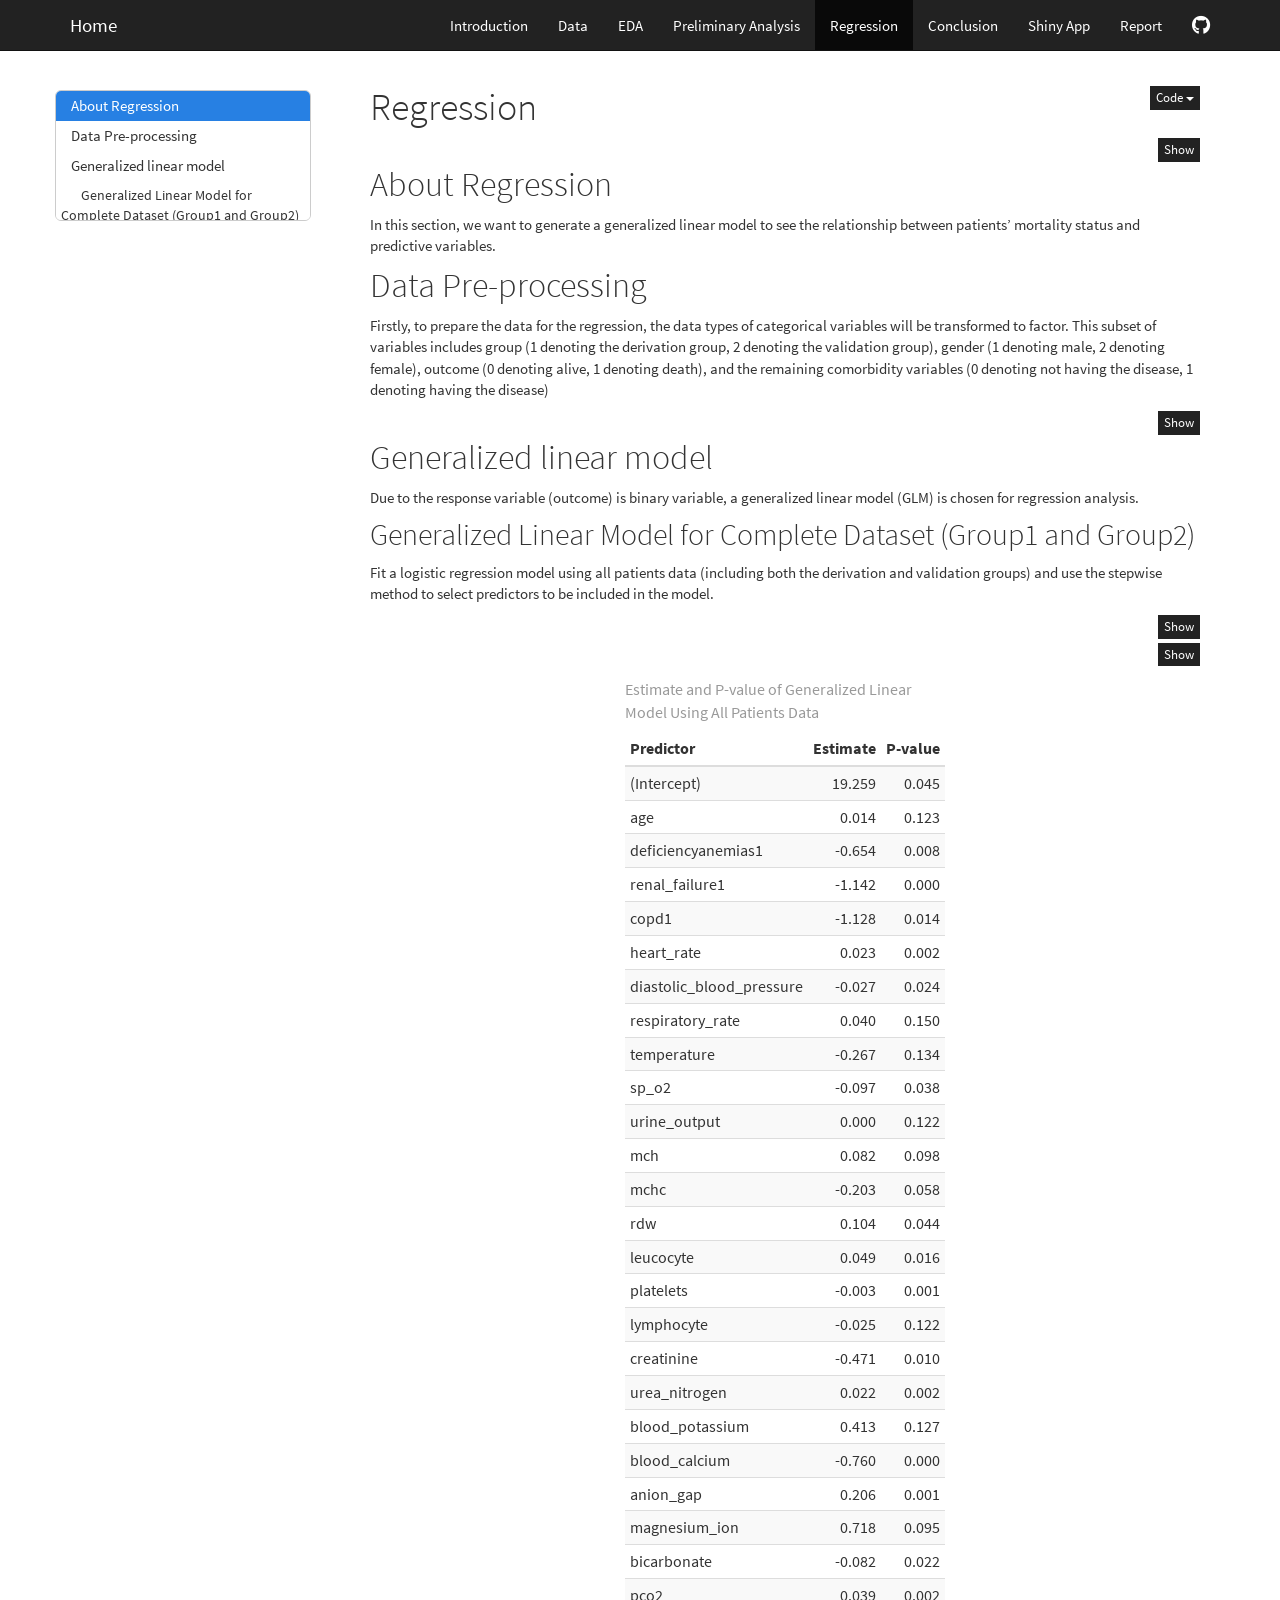
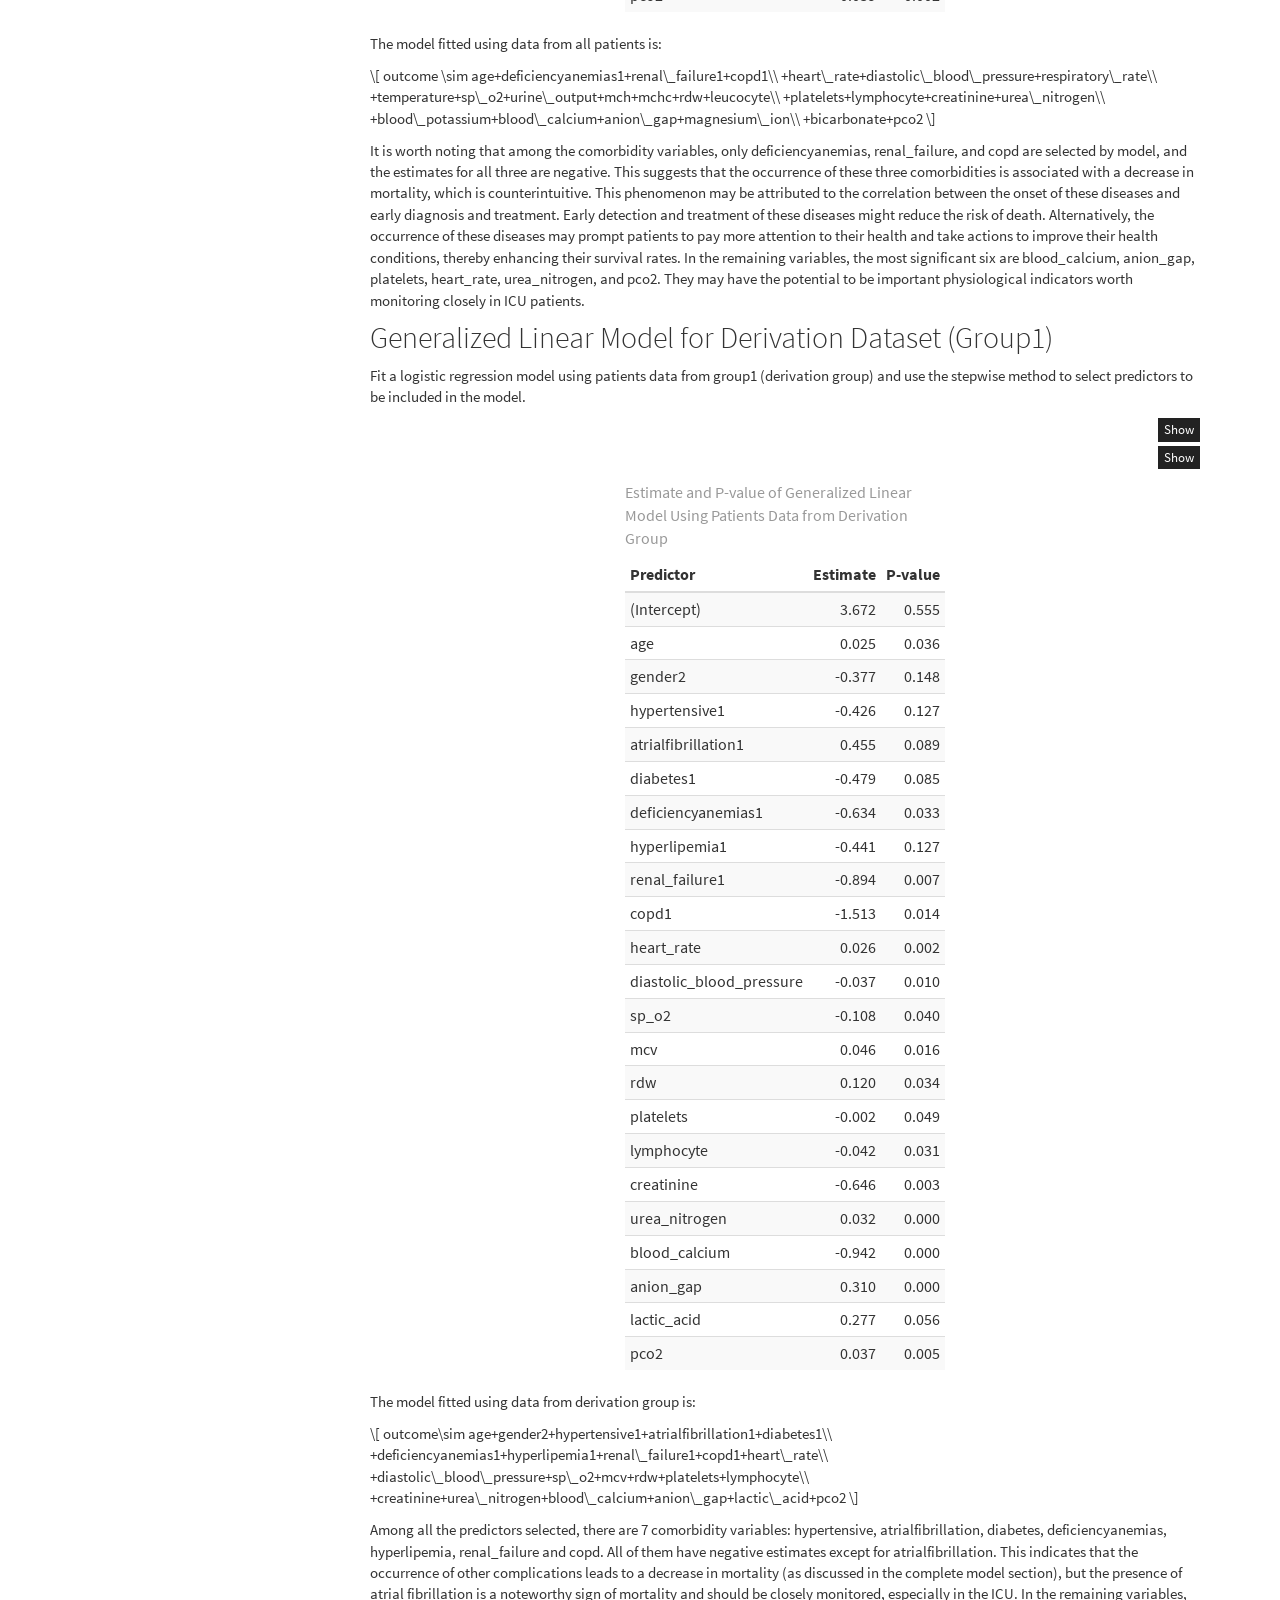
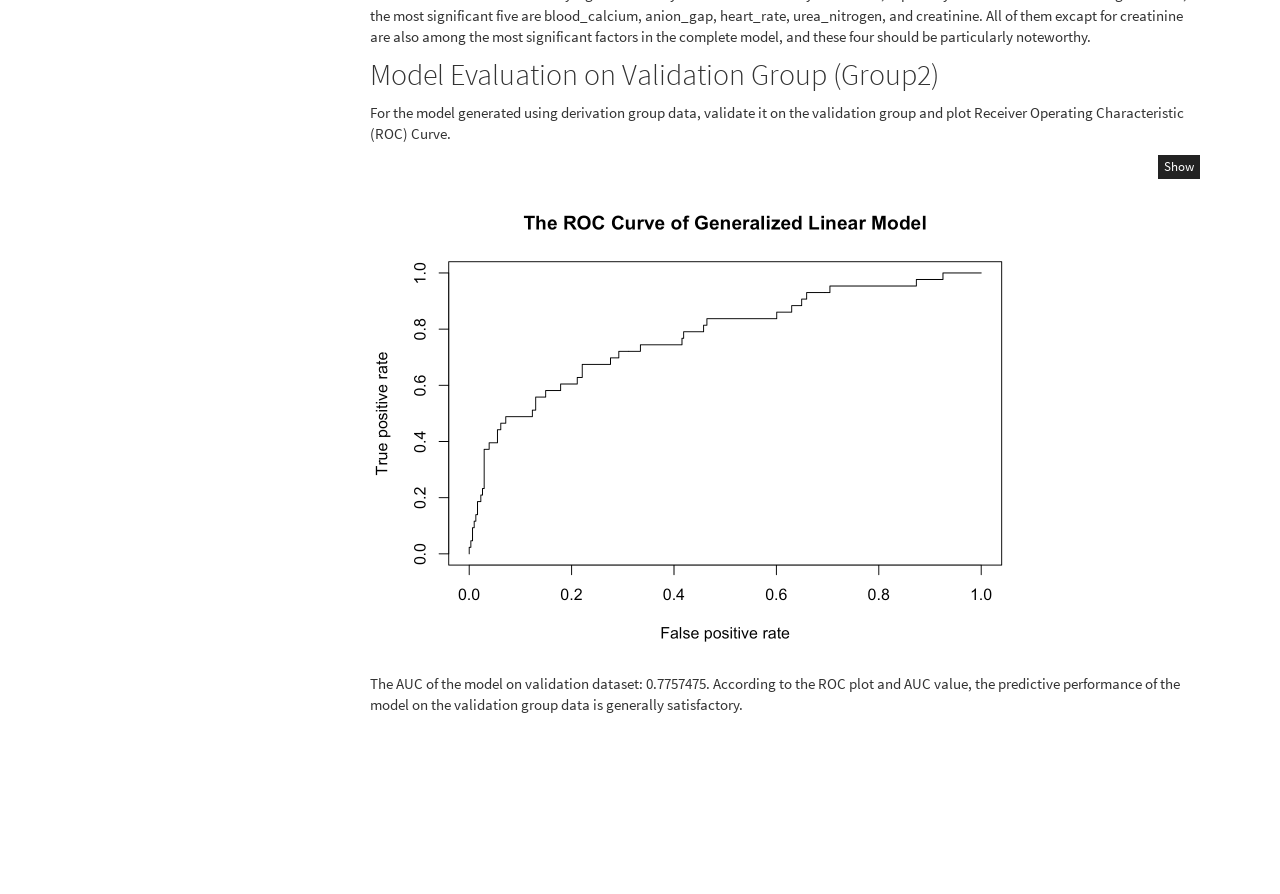
<file: regression_model.html>
<!DOCTYPE html>

<html>

<head>

<meta charset="utf-8" />
<meta name="generator" content="pandoc" />
<meta http-equiv="X-UA-Compatible" content="IE=EDGE" />




<title>Regression</title>

<script src="site_libs/header-attrs-2.24/header-attrs.js"></script>
<script src="site_libs/jquery-3.6.0/jquery-3.6.0.min.js"></script>
<meta name="viewport" content="width=device-width, initial-scale=1" />
<link href="site_libs/bootstrap-3.3.5/css/cosmo.min.css" rel="stylesheet" />
<script src="site_libs/bootstrap-3.3.5/js/bootstrap.min.js"></script>
<script src="site_libs/bootstrap-3.3.5/shim/html5shiv.min.js"></script>
<script src="site_libs/bootstrap-3.3.5/shim/respond.min.js"></script>
<style>h1 {font-size: 34px;}
       h1.title {font-size: 38px;}
       h2 {font-size: 30px;}
       h3 {font-size: 24px;}
       h4 {font-size: 18px;}
       h5 {font-size: 16px;}
       h6 {font-size: 12px;}
       code {color: inherit; background-color: rgba(0, 0, 0, 0.04);}
       pre:not([class]) { background-color: white }</style>
<script src="site_libs/jqueryui-1.13.2/jquery-ui.min.js"></script>
<link href="site_libs/tocify-1.9.1/jquery.tocify.css" rel="stylesheet" />
<script src="site_libs/tocify-1.9.1/jquery.tocify.js"></script>
<script src="site_libs/navigation-1.1/tabsets.js"></script>
<script src="site_libs/navigation-1.1/codefolding.js"></script>
<link href="site_libs/highlightjs-9.12.0/default.css" rel="stylesheet" />
<script src="site_libs/highlightjs-9.12.0/highlight.js"></script>
<script src="site_libs/kePrint-0.0.1/kePrint.js"></script>
<link href="site_libs/lightable-0.0.1/lightable.css" rel="stylesheet" />
<link href="site_libs/font-awesome-6.4.2/css/all.min.css" rel="stylesheet" />
<link href="site_libs/font-awesome-6.4.2/css/v4-shims.min.css" rel="stylesheet" />

<style type="text/css">
  code{white-space: pre-wrap;}
  span.smallcaps{font-variant: small-caps;}
  span.underline{text-decoration: underline;}
  div.column{display: inline-block; vertical-align: top; width: 50%;}
  div.hanging-indent{margin-left: 1.5em; text-indent: -1.5em;}
  ul.task-list{list-style: none;}
    </style>

<style type="text/css">code{white-space: pre;}</style>
<script type="text/javascript">
if (window.hljs) {
  hljs.configure({languages: []});
  hljs.initHighlightingOnLoad();
  if (document.readyState && document.readyState === "complete") {
    window.setTimeout(function() { hljs.initHighlighting(); }, 0);
  }
}
</script>









<style type = "text/css">
.main-container {
  max-width: 940px;
  margin-left: auto;
  margin-right: auto;
}
img {
  max-width:100%;
}
.tabbed-pane {
  padding-top: 12px;
}
.html-widget {
  margin-bottom: 20px;
}
button.code-folding-btn:focus {
  outline: none;
}
summary {
  display: list-item;
}
details > summary > p:only-child {
  display: inline;
}
pre code {
  padding: 0;
}
</style>


<style type="text/css">
.dropdown-submenu {
  position: relative;
}
.dropdown-submenu>.dropdown-menu {
  top: 0;
  left: 100%;
  margin-top: -6px;
  margin-left: -1px;
  border-radius: 0 6px 6px 6px;
}
.dropdown-submenu:hover>.dropdown-menu {
  display: block;
}
.dropdown-submenu>a:after {
  display: block;
  content: " ";
  float: right;
  width: 0;
  height: 0;
  border-color: transparent;
  border-style: solid;
  border-width: 5px 0 5px 5px;
  border-left-color: #cccccc;
  margin-top: 5px;
  margin-right: -10px;
}
.dropdown-submenu:hover>a:after {
  border-left-color: #adb5bd;
}
.dropdown-submenu.pull-left {
  float: none;
}
.dropdown-submenu.pull-left>.dropdown-menu {
  left: -100%;
  margin-left: 10px;
  border-radius: 6px 0 6px 6px;
}
</style>

<script type="text/javascript">
// manage active state of menu based on current page
$(document).ready(function () {
  // active menu anchor
  href = window.location.pathname
  href = href.substr(href.lastIndexOf('/') + 1)
  if (href === "")
    href = "index.html";
  var menuAnchor = $('a[href="' + href + '"]');

  // mark the anchor link active (and if it's in a dropdown, also mark that active)
  var dropdown = menuAnchor.closest('li.dropdown');
  if (window.bootstrap) { // Bootstrap 4+
    menuAnchor.addClass('active');
    dropdown.find('> .dropdown-toggle').addClass('active');
  } else { // Bootstrap 3
    menuAnchor.parent().addClass('active');
    dropdown.addClass('active');
  }

  // Navbar adjustments
  var navHeight = $(".navbar").first().height() + 15;
  var style = document.createElement('style');
  var pt = "padding-top: " + navHeight + "px; ";
  var mt = "margin-top: -" + navHeight + "px; ";
  var css = "";
  // offset scroll position for anchor links (for fixed navbar)
  for (var i = 1; i <= 6; i++) {
    css += ".section h" + i + "{ " + pt + mt + "}\n";
  }
  style.innerHTML = "body {" + pt + "padding-bottom: 40px; }\n" + css;
  document.head.appendChild(style);
});
</script>

<!-- tabsets -->

<style type="text/css">
.tabset-dropdown > .nav-tabs {
  display: inline-table;
  max-height: 500px;
  min-height: 44px;
  overflow-y: auto;
  border: 1px solid #ddd;
  border-radius: 4px;
}

.tabset-dropdown > .nav-tabs > li.active:before, .tabset-dropdown > .nav-tabs.nav-tabs-open:before {
  content: "\e259";
  font-family: 'Glyphicons Halflings';
  display: inline-block;
  padding: 10px;
  border-right: 1px solid #ddd;
}

.tabset-dropdown > .nav-tabs.nav-tabs-open > li.active:before {
  content: "\e258";
  font-family: 'Glyphicons Halflings';
  border: none;
}

.tabset-dropdown > .nav-tabs > li.active {
  display: block;
}

.tabset-dropdown > .nav-tabs > li > a,
.tabset-dropdown > .nav-tabs > li > a:focus,
.tabset-dropdown > .nav-tabs > li > a:hover {
  border: none;
  display: inline-block;
  border-radius: 4px;
  background-color: transparent;
}

.tabset-dropdown > .nav-tabs.nav-tabs-open > li {
  display: block;
  float: none;
}

.tabset-dropdown > .nav-tabs > li {
  display: none;
}
</style>

<!-- code folding -->
<style type="text/css">
.code-folding-btn { margin-bottom: 4px; }
</style>



<style type="text/css">

#TOC {
  margin: 25px 0px 20px 0px;
}
@media (max-width: 768px) {
#TOC {
  position: relative;
  width: 100%;
}
}

@media print {
.toc-content {
  /* see https://github.com/w3c/csswg-drafts/issues/4434 */
  float: right;
}
}

.toc-content {
  padding-left: 30px;
  padding-right: 40px;
}

div.main-container {
  max-width: 1200px;
}

div.tocify {
  width: 20%;
  max-width: 260px;
  max-height: 85%;
}

@media (min-width: 768px) and (max-width: 991px) {
  div.tocify {
    width: 25%;
  }
}

@media (max-width: 767px) {
  div.tocify {
    width: 100%;
    max-width: none;
  }
}

.tocify ul, .tocify li {
  line-height: 20px;
}

.tocify-subheader .tocify-item {
  font-size: 0.90em;
}

.tocify .list-group-item {
  border-radius: 0px;
}


</style>



</head>

<body>


<div class="container-fluid main-container">


<!-- setup 3col/9col grid for toc_float and main content  -->
<div class="row">
<div class="col-xs-12 col-sm-4 col-md-3">
<div id="TOC" class="tocify">
</div>
</div>

<div class="toc-content col-xs-12 col-sm-8 col-md-9">




<div class="navbar navbar-default  navbar-fixed-top" role="navigation">
  <div class="container">
    <div class="navbar-header">
      <button type="button" class="navbar-toggle collapsed" data-toggle="collapse" data-bs-toggle="collapse" data-target="#navbar" data-bs-target="#navbar">
        <span class="icon-bar"></span>
        <span class="icon-bar"></span>
        <span class="icon-bar"></span>
      </button>
      <a class="navbar-brand" href="index.html">Home</a>
    </div>
    <div id="navbar" class="navbar-collapse collapse">
      <ul class="nav navbar-nav">
        
      </ul>
      <ul class="nav navbar-nav navbar-right">
        <li>
  <a href="Introduction.html">Introduction</a>
</li>
<li>
  <a href="Datasets.html">Data</a>
</li>
<li>
  <a href="EDA.html">EDA</a>
</li>
<li>
  <a href="preliminary_study.html">Preliminary Analysis</a>
</li>
<li>
  <a href="regression_model.html">Regression</a>
</li>
<li>
  <a href="conclusion.html">Conclusion</a>
</li>
<li>
  <a href="https://cynthia-1688.shinyapps.io/p8105_mortality_Rshiny/">Shiny App</a>
</li>
<li>
  <a href="report.html">Report</a>
</li>
<li>
  <a href="https://github.com/candicejiaruiyu/p8105_mortality.github.io">
    <span class="fa fa-github fa-lg"></span>
     
  </a>
</li>
      </ul>
    </div><!--/.nav-collapse -->
  </div><!--/.container -->
</div><!--/.navbar -->

<div id="header">

<div class="btn-group pull-right float-right">
<button type="button" class="btn btn-default btn-xs btn-secondary btn-sm dropdown-toggle" data-toggle="dropdown" data-bs-toggle="dropdown" aria-haspopup="true" aria-expanded="false"><span>Code</span> <span class="caret"></span></button>
<ul class="dropdown-menu dropdown-menu-right" style="min-width: 50px;">
<li><a id="rmd-show-all-code" href="#">Show All Code</a></li>
<li><a id="rmd-hide-all-code" href="#">Hide All Code</a></li>
</ul>
</div>



<h1 class="title toc-ignore">Regression</h1>

</div>


<pre class="r"><code>library(tidyverse)
library(stargazer)
library(ROCR)</code></pre>
<div id="about-regression" class="section level1">
<h1>About Regression</h1>
<p>In this section, we want to generate a generalized linear model to
see the relationship between patients’ mortality status and predictive
variables.</p>
</div>
<div id="data-pre-processing" class="section level1">
<h1>Data Pre-processing</h1>
<p>Firstly, to prepare the data for the regression, the data types of
categorical variables will be transformed to factor. This subset of
variables includes group (1 denoting the derivation group, 2 denoting
the validation group), gender (1 denoting male, 2 denoting female),
outcome (0 denoting alive, 1 denoting death), and the remaining
comorbidity variables (0 denoting not having the disease, 1 denoting
having the disease)</p>
<pre class="r"><code>convert_to_factor &lt;- function(df, columns) {
  df[columns] &lt;- lapply(df[columns], factor)
  return(df)
}

mortality_cleaned = 
  read_csv(&quot;mortality_data_cleaned.csv&quot;) |&gt;
  janitor::clean_names()  |&gt;
  convert_to_factor(c(&quot;group&quot;, &quot;gender&quot;, &quot;outcome&quot;, &quot;hypertensive&quot;, 
                      &quot;atrialfibrillation&quot;, &quot;chd_with_no_mi&quot;, &quot;diabetes&quot;, 
                      &quot;deficiencyanemias&quot;, &quot;depression&quot;, &quot;hyperlipemia&quot;, 
                      &quot;renal_failure&quot;, &quot;copd&quot;))</code></pre>
</div>
<div id="generalized-linear-model" class="section level1">
<h1>Generalized linear model</h1>
<p>Due to the response variable (outcome) is binary variable, a
generalized linear model (GLM) is chosen for regression analysis.</p>
<div
id="generalized-linear-model-for-complete-dataset-group1-and-group2"
class="section level2">
<h2>Generalized Linear Model for Complete Dataset (Group1 and
Group2)</h2>
<p>Fit a logistic regression model using all patients data (including
both the derivation and validation groups) and use the stepwise method
to select predictors to be included in the model.</p>
<pre class="r"><code>mortality_complete = 
  mortality_cleaned |&gt;
  select(-group, -id)
glm_complete = glm(outcome ~ ., data = mortality_complete, family = binomial(link = logit))
stepwise_complete = step(glm_complete)</code></pre>
<pre class="r"><code>stepwise_complete |&gt;
  broom::tidy() |&gt;
  select(term, estimate, p.value) |&gt;
  knitr::kable(
    caption = &quot;Estimate and P-value of Generalized Linear Model Using All Patients Data&quot;, 
    col.names = c(&quot;Predictor&quot;, &quot;Estimate&quot;, &quot;P-value&quot;),
    digits = 3
  ) |&gt;
    kableExtra::kable_styling(
    &quot;basic&quot;,
    full_width = FALSE,
    bootstrap_options = c(&quot;striped&quot;, &quot;hover&quot;, &quot;condensed&quot;, &quot;responsive&quot;),
    position = &quot;center&quot;, 
    font_size = 16, 
    latex_options = c(&quot;hold_position&quot;)
  )</code></pre>
<table class="table table-striped table-hover table-condensed table-responsive" style="font-size: 16px; width: auto !important; margin-left: auto; margin-right: auto;">
<caption style="font-size: initial !important;">
Estimate and P-value of Generalized Linear Model Using All Patients Data
</caption>
<thead>
<tr>
<th style="text-align:left;">
Predictor
</th>
<th style="text-align:right;">
Estimate
</th>
<th style="text-align:right;">
P-value
</th>
</tr>
</thead>
<tbody>
<tr>
<td style="text-align:left;">
(Intercept)
</td>
<td style="text-align:right;">
19.259
</td>
<td style="text-align:right;">
0.045
</td>
</tr>
<tr>
<td style="text-align:left;">
age
</td>
<td style="text-align:right;">
0.014
</td>
<td style="text-align:right;">
0.123
</td>
</tr>
<tr>
<td style="text-align:left;">
deficiencyanemias1
</td>
<td style="text-align:right;">
-0.654
</td>
<td style="text-align:right;">
0.008
</td>
</tr>
<tr>
<td style="text-align:left;">
renal_failure1
</td>
<td style="text-align:right;">
-1.142
</td>
<td style="text-align:right;">
0.000
</td>
</tr>
<tr>
<td style="text-align:left;">
copd1
</td>
<td style="text-align:right;">
-1.128
</td>
<td style="text-align:right;">
0.014
</td>
</tr>
<tr>
<td style="text-align:left;">
heart_rate
</td>
<td style="text-align:right;">
0.023
</td>
<td style="text-align:right;">
0.002
</td>
</tr>
<tr>
<td style="text-align:left;">
diastolic_blood_pressure
</td>
<td style="text-align:right;">
-0.027
</td>
<td style="text-align:right;">
0.024
</td>
</tr>
<tr>
<td style="text-align:left;">
respiratory_rate
</td>
<td style="text-align:right;">
0.040
</td>
<td style="text-align:right;">
0.150
</td>
</tr>
<tr>
<td style="text-align:left;">
temperature
</td>
<td style="text-align:right;">
-0.267
</td>
<td style="text-align:right;">
0.134
</td>
</tr>
<tr>
<td style="text-align:left;">
sp_o2
</td>
<td style="text-align:right;">
-0.097
</td>
<td style="text-align:right;">
0.038
</td>
</tr>
<tr>
<td style="text-align:left;">
urine_output
</td>
<td style="text-align:right;">
0.000
</td>
<td style="text-align:right;">
0.122
</td>
</tr>
<tr>
<td style="text-align:left;">
mch
</td>
<td style="text-align:right;">
0.082
</td>
<td style="text-align:right;">
0.098
</td>
</tr>
<tr>
<td style="text-align:left;">
mchc
</td>
<td style="text-align:right;">
-0.203
</td>
<td style="text-align:right;">
0.058
</td>
</tr>
<tr>
<td style="text-align:left;">
rdw
</td>
<td style="text-align:right;">
0.104
</td>
<td style="text-align:right;">
0.044
</td>
</tr>
<tr>
<td style="text-align:left;">
leucocyte
</td>
<td style="text-align:right;">
0.049
</td>
<td style="text-align:right;">
0.016
</td>
</tr>
<tr>
<td style="text-align:left;">
platelets
</td>
<td style="text-align:right;">
-0.003
</td>
<td style="text-align:right;">
0.001
</td>
</tr>
<tr>
<td style="text-align:left;">
lymphocyte
</td>
<td style="text-align:right;">
-0.025
</td>
<td style="text-align:right;">
0.122
</td>
</tr>
<tr>
<td style="text-align:left;">
creatinine
</td>
<td style="text-align:right;">
-0.471
</td>
<td style="text-align:right;">
0.010
</td>
</tr>
<tr>
<td style="text-align:left;">
urea_nitrogen
</td>
<td style="text-align:right;">
0.022
</td>
<td style="text-align:right;">
0.002
</td>
</tr>
<tr>
<td style="text-align:left;">
blood_potassium
</td>
<td style="text-align:right;">
0.413
</td>
<td style="text-align:right;">
0.127
</td>
</tr>
<tr>
<td style="text-align:left;">
blood_calcium
</td>
<td style="text-align:right;">
-0.760
</td>
<td style="text-align:right;">
0.000
</td>
</tr>
<tr>
<td style="text-align:left;">
anion_gap
</td>
<td style="text-align:right;">
0.206
</td>
<td style="text-align:right;">
0.001
</td>
</tr>
<tr>
<td style="text-align:left;">
magnesium_ion
</td>
<td style="text-align:right;">
0.718
</td>
<td style="text-align:right;">
0.095
</td>
</tr>
<tr>
<td style="text-align:left;">
bicarbonate
</td>
<td style="text-align:right;">
-0.082
</td>
<td style="text-align:right;">
0.022
</td>
</tr>
<tr>
<td style="text-align:left;">
pco2
</td>
<td style="text-align:right;">
0.039
</td>
<td style="text-align:right;">
0.002
</td>
</tr>
</tbody>
</table>
<p>The model fitted using data from all patients is:</p>
<p><span class="math display">\[
outcome \sim age+deficiencyanemias1+renal\_failure1+copd1\\
+heart\_rate+diastolic\_blood\_pressure+respiratory\_rate\\
+temperature+sp\_o2+urine\_output+mch+mchc+rdw+leucocyte\\
+platelets+lymphocyte+creatinine+urea\_nitrogen\\
+blood\_potassium+blood\_calcium+anion\_gap+magnesium\_ion\\
+bicarbonate+pco2
\]</span></p>
<p>It is worth noting that among the comorbidity variables, only
deficiencyanemias, renal_failure, and copd are selected by model, and
the estimates for all three are negative. This suggests that the
occurrence of these three comorbidities is associated with a decrease in
mortality, which is counterintuitive. This phenomenon may be attributed
to the correlation between the onset of these diseases and early
diagnosis and treatment. Early detection and treatment of these diseases
might reduce the risk of death. Alternatively, the occurrence of these
diseases may prompt patients to pay more attention to their health and
take actions to improve their health conditions, thereby enhancing their
survival rates. In the remaining variables, the most significant six are
blood_calcium, anion_gap, platelets, heart_rate, urea_nitrogen, and
pco2. They may have the potential to be important physiological
indicators worth monitoring closely in ICU patients.</p>
</div>
<div id="generalized-linear-model-for-derivation-dataset-group1"
class="section level2">
<h2>Generalized Linear Model for Derivation Dataset (Group1)</h2>
<p>Fit a logistic regression model using patients data from group1
(derivation group) and use the stepwise method to select predictors to
be included in the model.</p>
<pre class="r"><code>mortality_derivation =
  mortality_cleaned |&gt;
  filter(group == 1) |&gt;
  select(-group, -id) 
glm_derivation = glm(outcome ~ ., data = mortality_derivation, family = binomial(link = logit))
stepwise_derivation = step(glm_derivation)</code></pre>
<pre class="r"><code>stepwise_derivation |&gt;
  broom::tidy() |&gt;
  select(term, estimate, p.value) |&gt;
  knitr::kable(
    caption = &quot;Estimate and P-value of Generalized Linear Model Using Patients Data from Derivation Group&quot;, 
    col.names = c(&quot;Predictor&quot;, &quot;Estimate&quot;, &quot;P-value&quot;),
    digits = 3
  ) |&gt;
    kableExtra::kable_styling(
    &quot;basic&quot;,
    full_width = FALSE,
    bootstrap_options = c(&quot;striped&quot;, &quot;hover&quot;, &quot;condensed&quot;, &quot;responsive&quot;),
    position = &quot;center&quot;, 
    font_size = 16, 
    latex_options = c(&quot;hold_position&quot;)
  )</code></pre>
<table class="table table-striped table-hover table-condensed table-responsive" style="font-size: 16px; width: auto !important; margin-left: auto; margin-right: auto;">
<caption style="font-size: initial !important;">
Estimate and P-value of Generalized Linear Model Using Patients Data
from Derivation Group
</caption>
<thead>
<tr>
<th style="text-align:left;">
Predictor
</th>
<th style="text-align:right;">
Estimate
</th>
<th style="text-align:right;">
P-value
</th>
</tr>
</thead>
<tbody>
<tr>
<td style="text-align:left;">
(Intercept)
</td>
<td style="text-align:right;">
3.672
</td>
<td style="text-align:right;">
0.555
</td>
</tr>
<tr>
<td style="text-align:left;">
age
</td>
<td style="text-align:right;">
0.025
</td>
<td style="text-align:right;">
0.036
</td>
</tr>
<tr>
<td style="text-align:left;">
gender2
</td>
<td style="text-align:right;">
-0.377
</td>
<td style="text-align:right;">
0.148
</td>
</tr>
<tr>
<td style="text-align:left;">
hypertensive1
</td>
<td style="text-align:right;">
-0.426
</td>
<td style="text-align:right;">
0.127
</td>
</tr>
<tr>
<td style="text-align:left;">
atrialfibrillation1
</td>
<td style="text-align:right;">
0.455
</td>
<td style="text-align:right;">
0.089
</td>
</tr>
<tr>
<td style="text-align:left;">
diabetes1
</td>
<td style="text-align:right;">
-0.479
</td>
<td style="text-align:right;">
0.085
</td>
</tr>
<tr>
<td style="text-align:left;">
deficiencyanemias1
</td>
<td style="text-align:right;">
-0.634
</td>
<td style="text-align:right;">
0.033
</td>
</tr>
<tr>
<td style="text-align:left;">
hyperlipemia1
</td>
<td style="text-align:right;">
-0.441
</td>
<td style="text-align:right;">
0.127
</td>
</tr>
<tr>
<td style="text-align:left;">
renal_failure1
</td>
<td style="text-align:right;">
-0.894
</td>
<td style="text-align:right;">
0.007
</td>
</tr>
<tr>
<td style="text-align:left;">
copd1
</td>
<td style="text-align:right;">
-1.513
</td>
<td style="text-align:right;">
0.014
</td>
</tr>
<tr>
<td style="text-align:left;">
heart_rate
</td>
<td style="text-align:right;">
0.026
</td>
<td style="text-align:right;">
0.002
</td>
</tr>
<tr>
<td style="text-align:left;">
diastolic_blood_pressure
</td>
<td style="text-align:right;">
-0.037
</td>
<td style="text-align:right;">
0.010
</td>
</tr>
<tr>
<td style="text-align:left;">
sp_o2
</td>
<td style="text-align:right;">
-0.108
</td>
<td style="text-align:right;">
0.040
</td>
</tr>
<tr>
<td style="text-align:left;">
mcv
</td>
<td style="text-align:right;">
0.046
</td>
<td style="text-align:right;">
0.016
</td>
</tr>
<tr>
<td style="text-align:left;">
rdw
</td>
<td style="text-align:right;">
0.120
</td>
<td style="text-align:right;">
0.034
</td>
</tr>
<tr>
<td style="text-align:left;">
platelets
</td>
<td style="text-align:right;">
-0.002
</td>
<td style="text-align:right;">
0.049
</td>
</tr>
<tr>
<td style="text-align:left;">
lymphocyte
</td>
<td style="text-align:right;">
-0.042
</td>
<td style="text-align:right;">
0.031
</td>
</tr>
<tr>
<td style="text-align:left;">
creatinine
</td>
<td style="text-align:right;">
-0.646
</td>
<td style="text-align:right;">
0.003
</td>
</tr>
<tr>
<td style="text-align:left;">
urea_nitrogen
</td>
<td style="text-align:right;">
0.032
</td>
<td style="text-align:right;">
0.000
</td>
</tr>
<tr>
<td style="text-align:left;">
blood_calcium
</td>
<td style="text-align:right;">
-0.942
</td>
<td style="text-align:right;">
0.000
</td>
</tr>
<tr>
<td style="text-align:left;">
anion_gap
</td>
<td style="text-align:right;">
0.310
</td>
<td style="text-align:right;">
0.000
</td>
</tr>
<tr>
<td style="text-align:left;">
lactic_acid
</td>
<td style="text-align:right;">
0.277
</td>
<td style="text-align:right;">
0.056
</td>
</tr>
<tr>
<td style="text-align:left;">
pco2
</td>
<td style="text-align:right;">
0.037
</td>
<td style="text-align:right;">
0.005
</td>
</tr>
</tbody>
</table>
<p>The model fitted using data from derivation group is:</p>
<p><span class="math display">\[
outcome\sim age+gender2+hypertensive1+atrialfibrillation1+diabetes1\\
+deficiencyanemias1+hyperlipemia1+renal\_failure1+copd1+heart\_rate\\
+diastolic\_blood\_pressure+sp\_o2+mcv+rdw+platelets+lymphocyte\\
+creatinine+urea\_nitrogen+blood\_calcium+anion\_gap+lactic\_acid+pco2
\]</span></p>
<p>Among all the predictors selected, there are 7 comorbidity variables:
hypertensive, atrialfibrillation, diabetes, deficiencyanemias,
hyperlipemia, renal_failure and copd. All of them have negative
estimates except for atrialfibrillation. This indicates that the
occurrence of other complications leads to a decrease in mortality (as
discussed in the complete model section), but the presence of atrial
fibrillation is a noteworthy sign of mortality and should be closely
monitored, especially in the ICU. In the remaining variables, the most
significant five are blood_calcium, anion_gap, heart_rate,
urea_nitrogen, and creatinine. All of them excapt for creatinine are
also among the most significant factors in the complete model, and these
four should be particularly noteworthy.</p>
</div>
<div id="model-evaluation-on-validation-group-group2"
class="section level2">
<h2>Model Evaluation on Validation Group (Group2)</h2>
<p>For the model generated using derivation group data, validate it on
the validation group and plot Receiver Operating Characteristic (ROC)
Curve.</p>
<pre class="r"><code>mortality_validation =
  mortality_cleaned |&gt;
  filter(group == 2) |&gt;
  select(-group, -id) 
predict = predict(stepwise_derivation, newdata = mortality_validation, type = &quot;response&quot;)
pred = prediction(predictions = predict, labels = mortality_validation$outcome)
roc = performance(pred, &quot;tpr&quot;, &quot;fpr&quot;)
auc = performance(pred, measure = &quot;auc&quot;)@y.values[[1]]

plot(roc, colorize = F)
title(main = &quot;The ROC Curve of Generalized Linear Model&quot;)</code></pre>
<p><img src="regression_model_files/figure-html/unnamed-chunk-7-1.png" width="672" /></p>
<p>The AUC of the model on validation dataset: 0.7757475. According to
the ROC plot and AUC value, the predictive performance of the model on
the validation group data is generally satisfactory.</p>
</div>
</div>



</div>
</div>

</div>

<script>

// add bootstrap table styles to pandoc tables
function bootstrapStylePandocTables() {
  $('tr.odd').parent('tbody').parent('table').addClass('table table-condensed');
}
$(document).ready(function () {
  bootstrapStylePandocTables();
});


</script>

<!-- tabsets -->

<script>
$(document).ready(function () {
  window.buildTabsets("TOC");
});

$(document).ready(function () {
  $('.tabset-dropdown > .nav-tabs > li').click(function () {
    $(this).parent().toggleClass('nav-tabs-open');
  });
});
</script>

<!-- code folding -->
<script>
$(document).ready(function () {
  window.initializeCodeFolding("hide" === "show");
});
</script>

<script>
$(document).ready(function ()  {

    // temporarily add toc-ignore selector to headers for the consistency with Pandoc
    $('.unlisted.unnumbered').addClass('toc-ignore')

    // move toc-ignore selectors from section div to header
    $('div.section.toc-ignore')
        .removeClass('toc-ignore')
        .children('h1,h2,h3,h4,h5').addClass('toc-ignore');

    // establish options
    var options = {
      selectors: "h1,h2,h3",
      theme: "bootstrap3",
      context: '.toc-content',
      hashGenerator: function (text) {
        return text.replace(/[.\\/?&!#<>]/g, '').replace(/\s/g, '_');
      },
      ignoreSelector: ".toc-ignore",
      scrollTo: 0
    };
    options.showAndHide = true;
    options.smoothScroll = true;

    // tocify
    var toc = $("#TOC").tocify(options).data("toc-tocify");
});
</script>

<!-- dynamically load mathjax for compatibility with self-contained -->
<script>
  (function () {
    var script = document.createElement("script");
    script.type = "text/javascript";
    script.src  = "https://mathjax.rstudio.com/latest/MathJax.js?config=TeX-AMS-MML_HTMLorMML";
    document.getElementsByTagName("head")[0].appendChild(script);
  })();
</script>

</body>
</html>
</file>
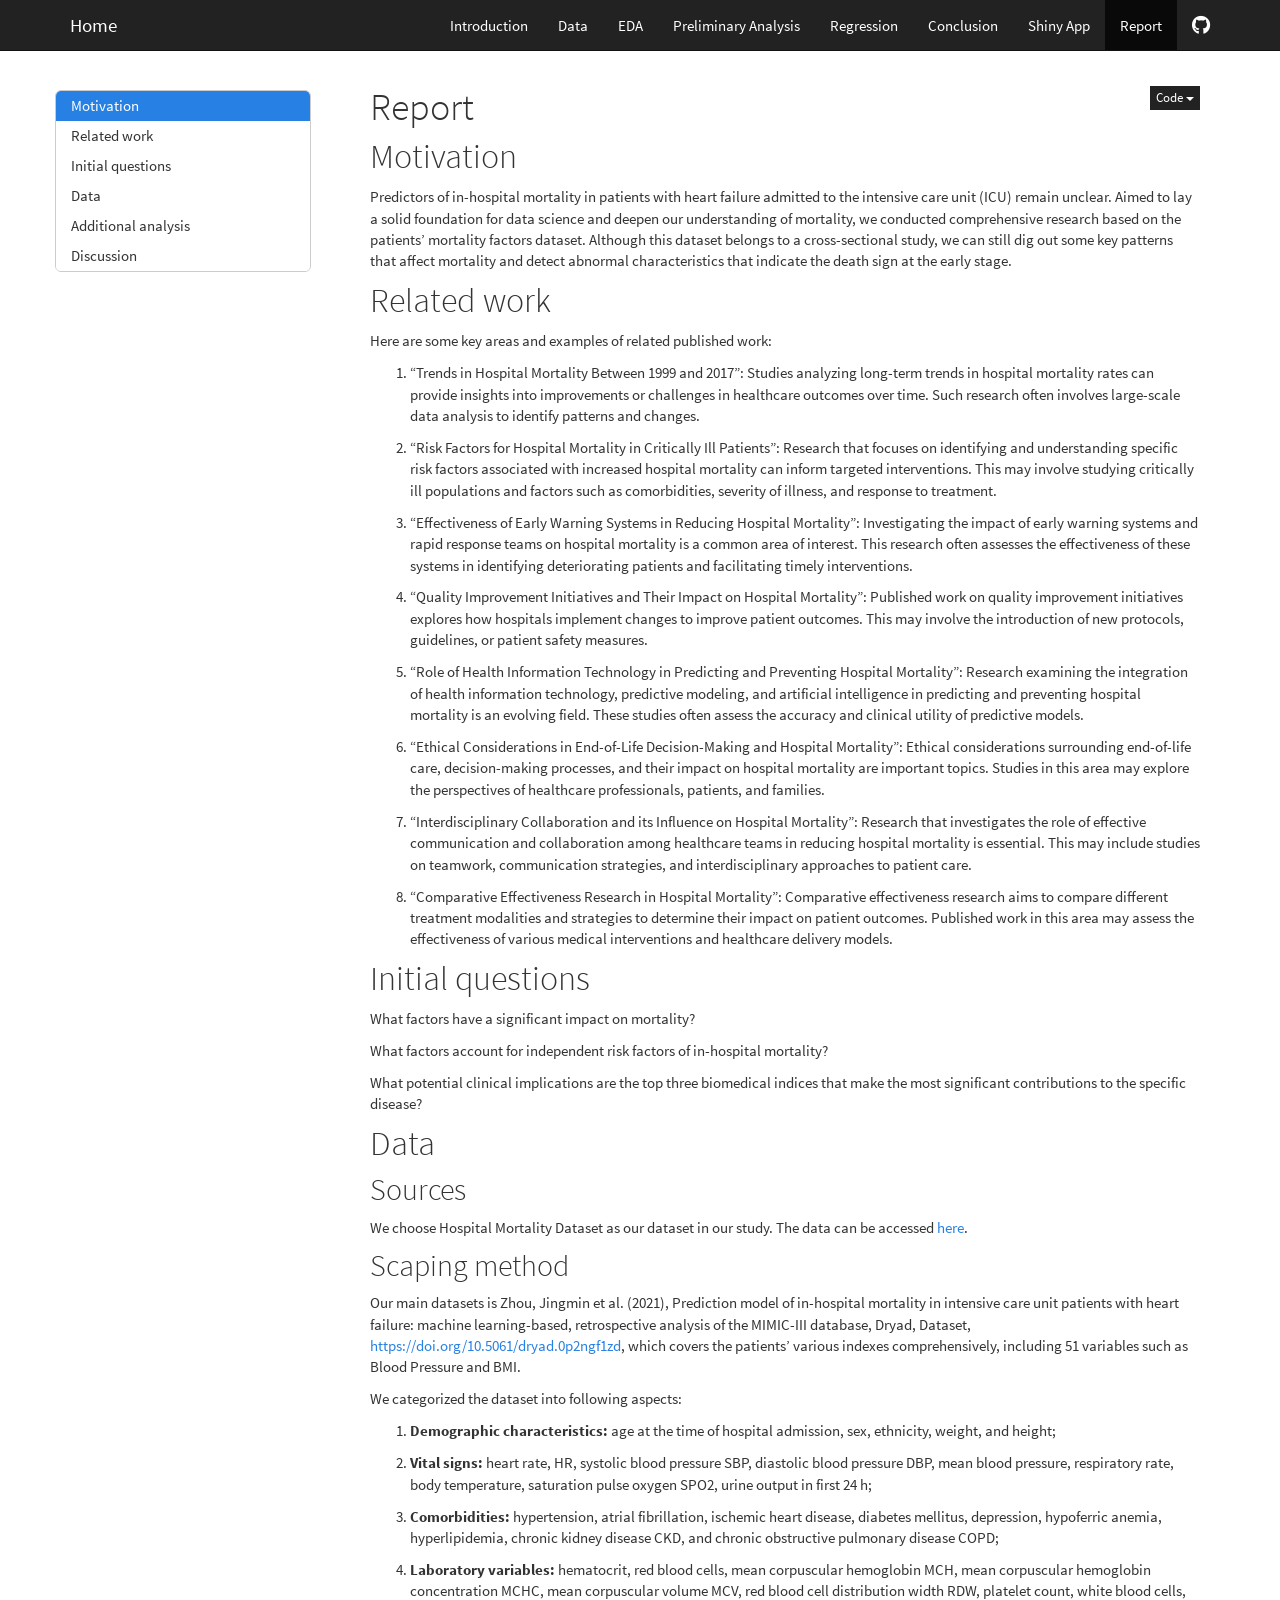
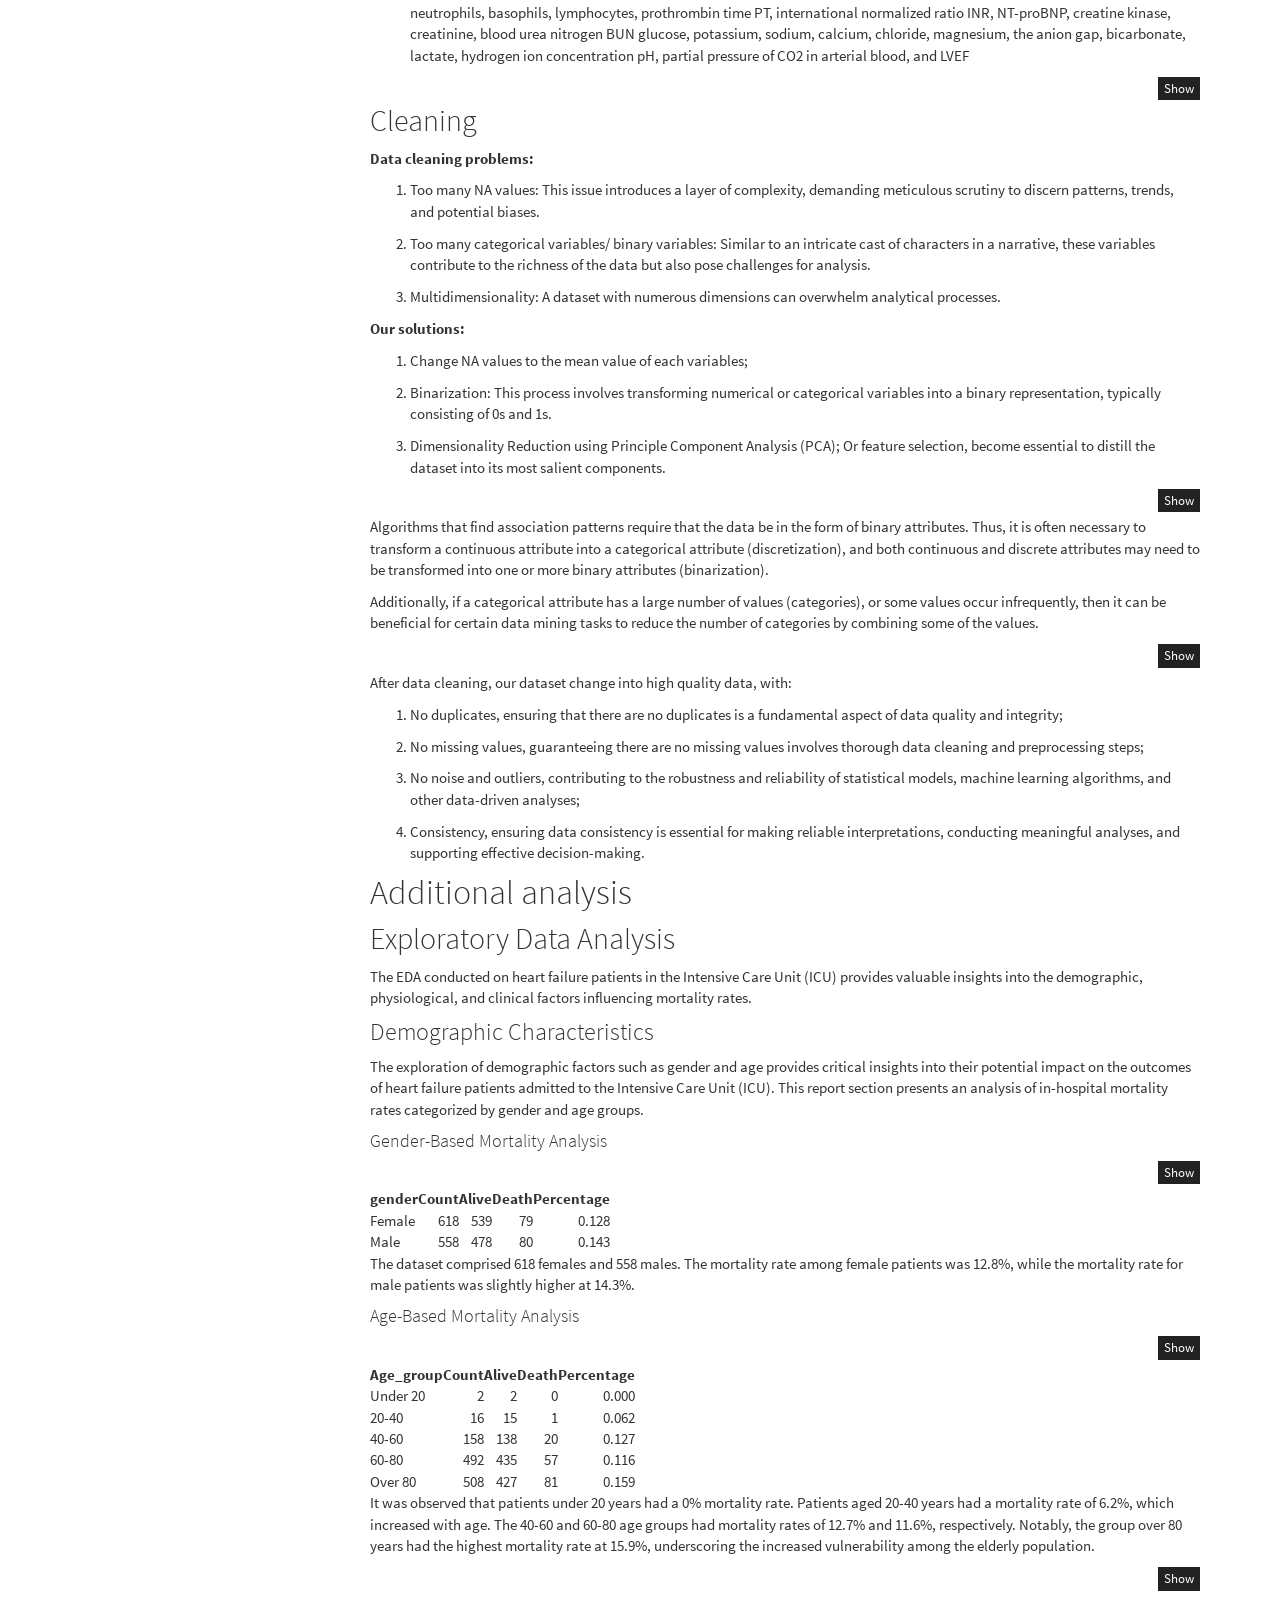
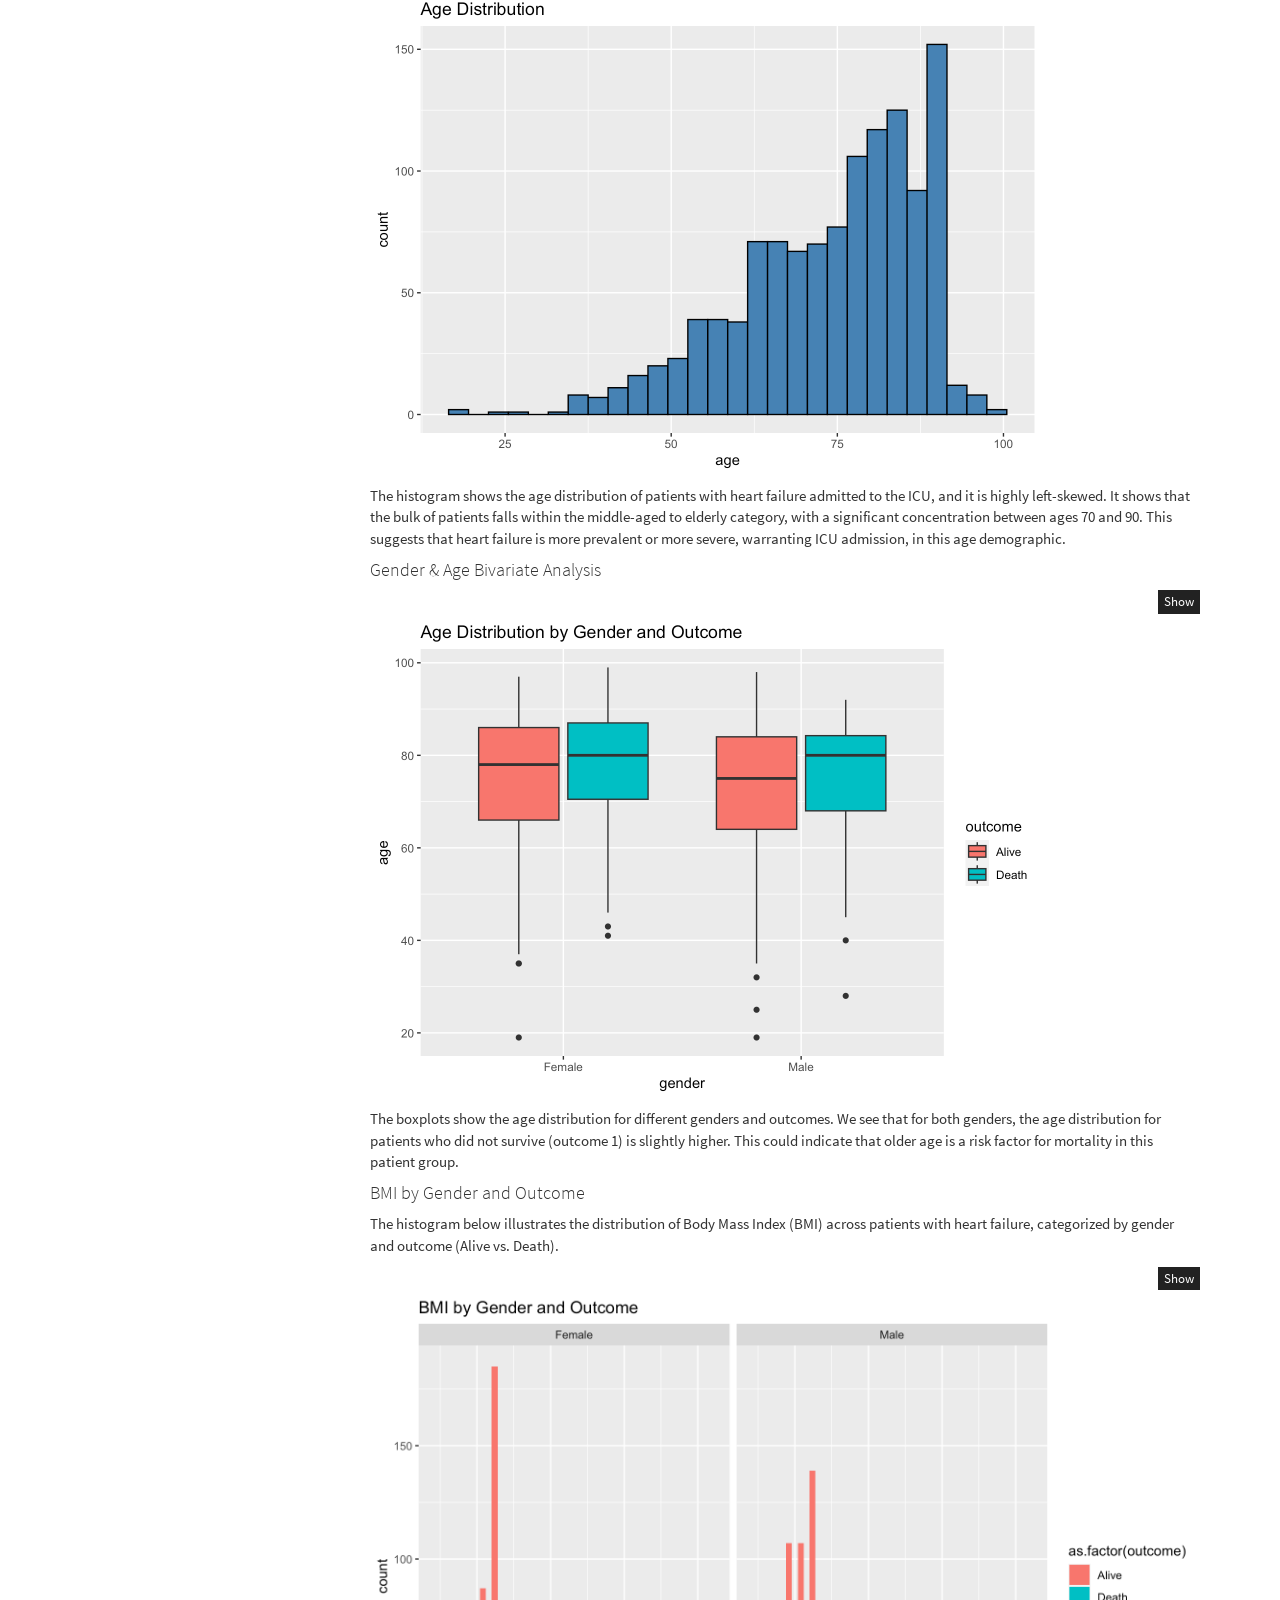
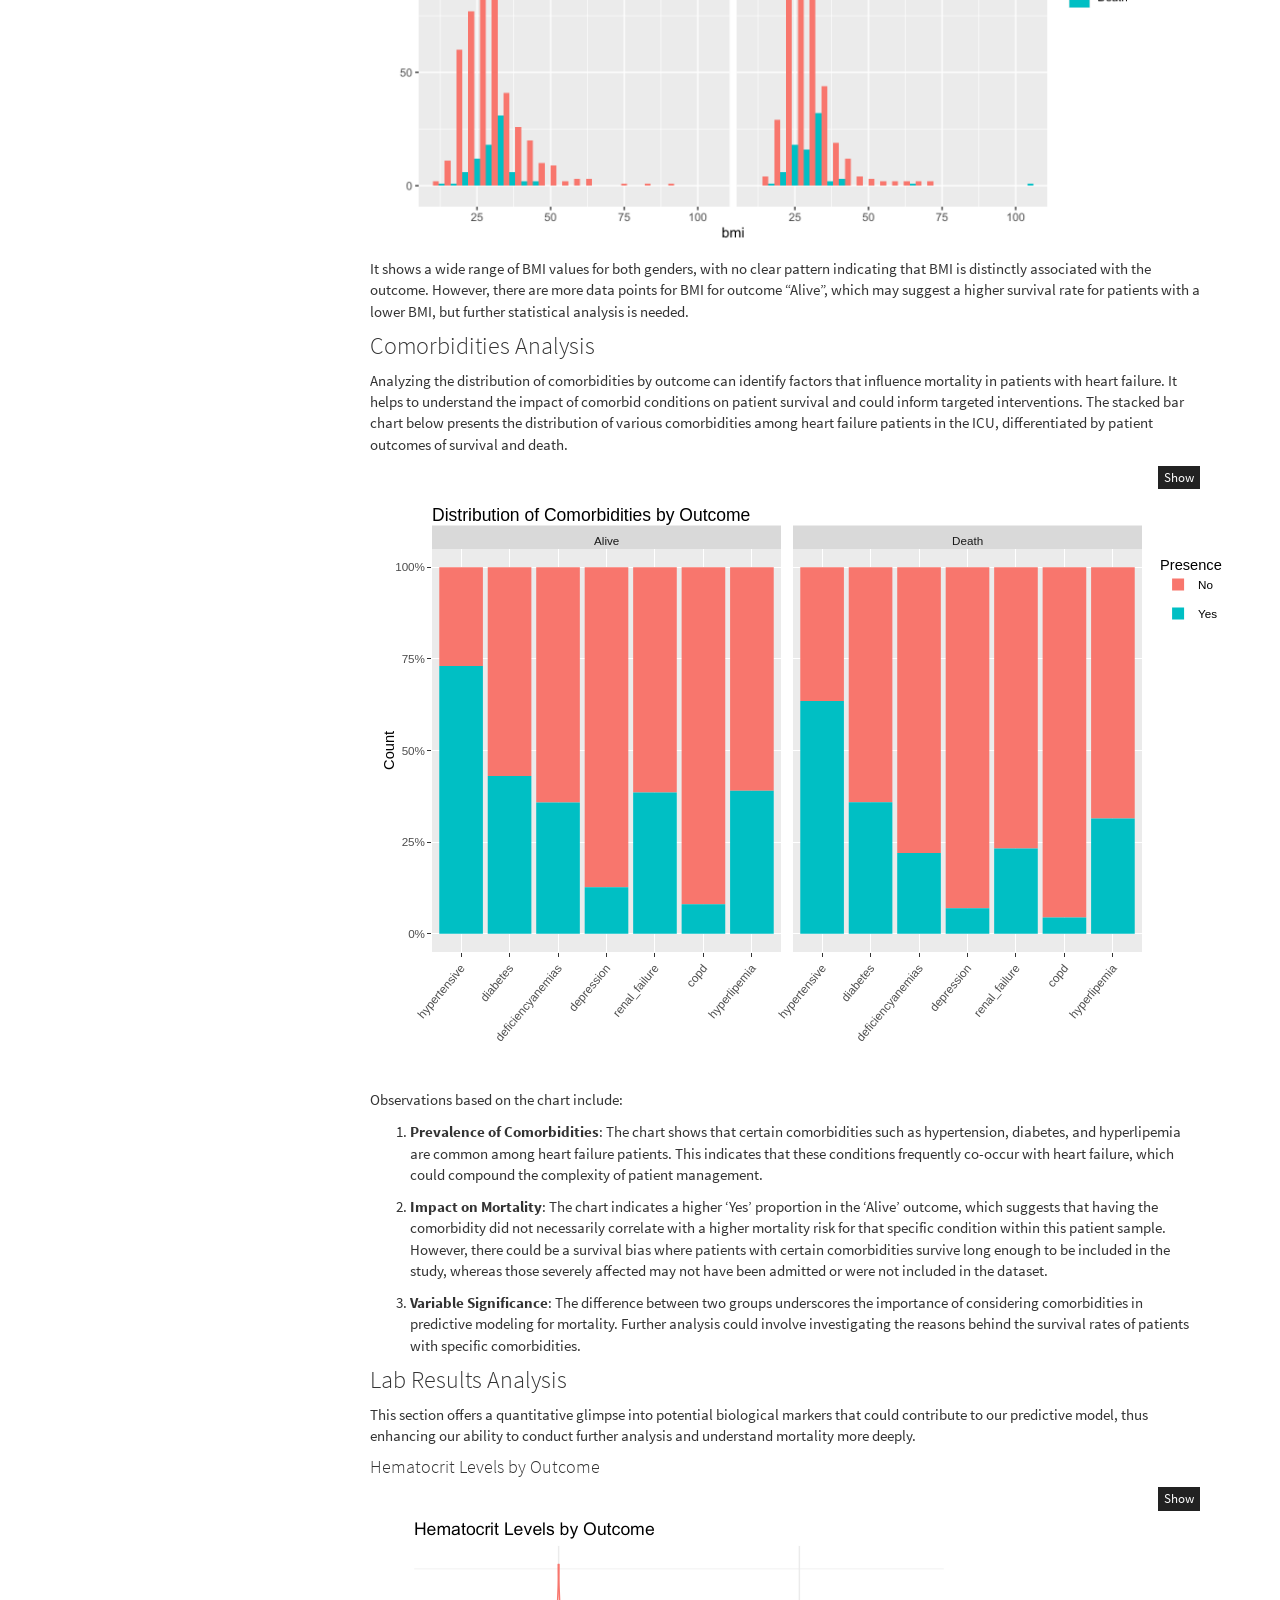
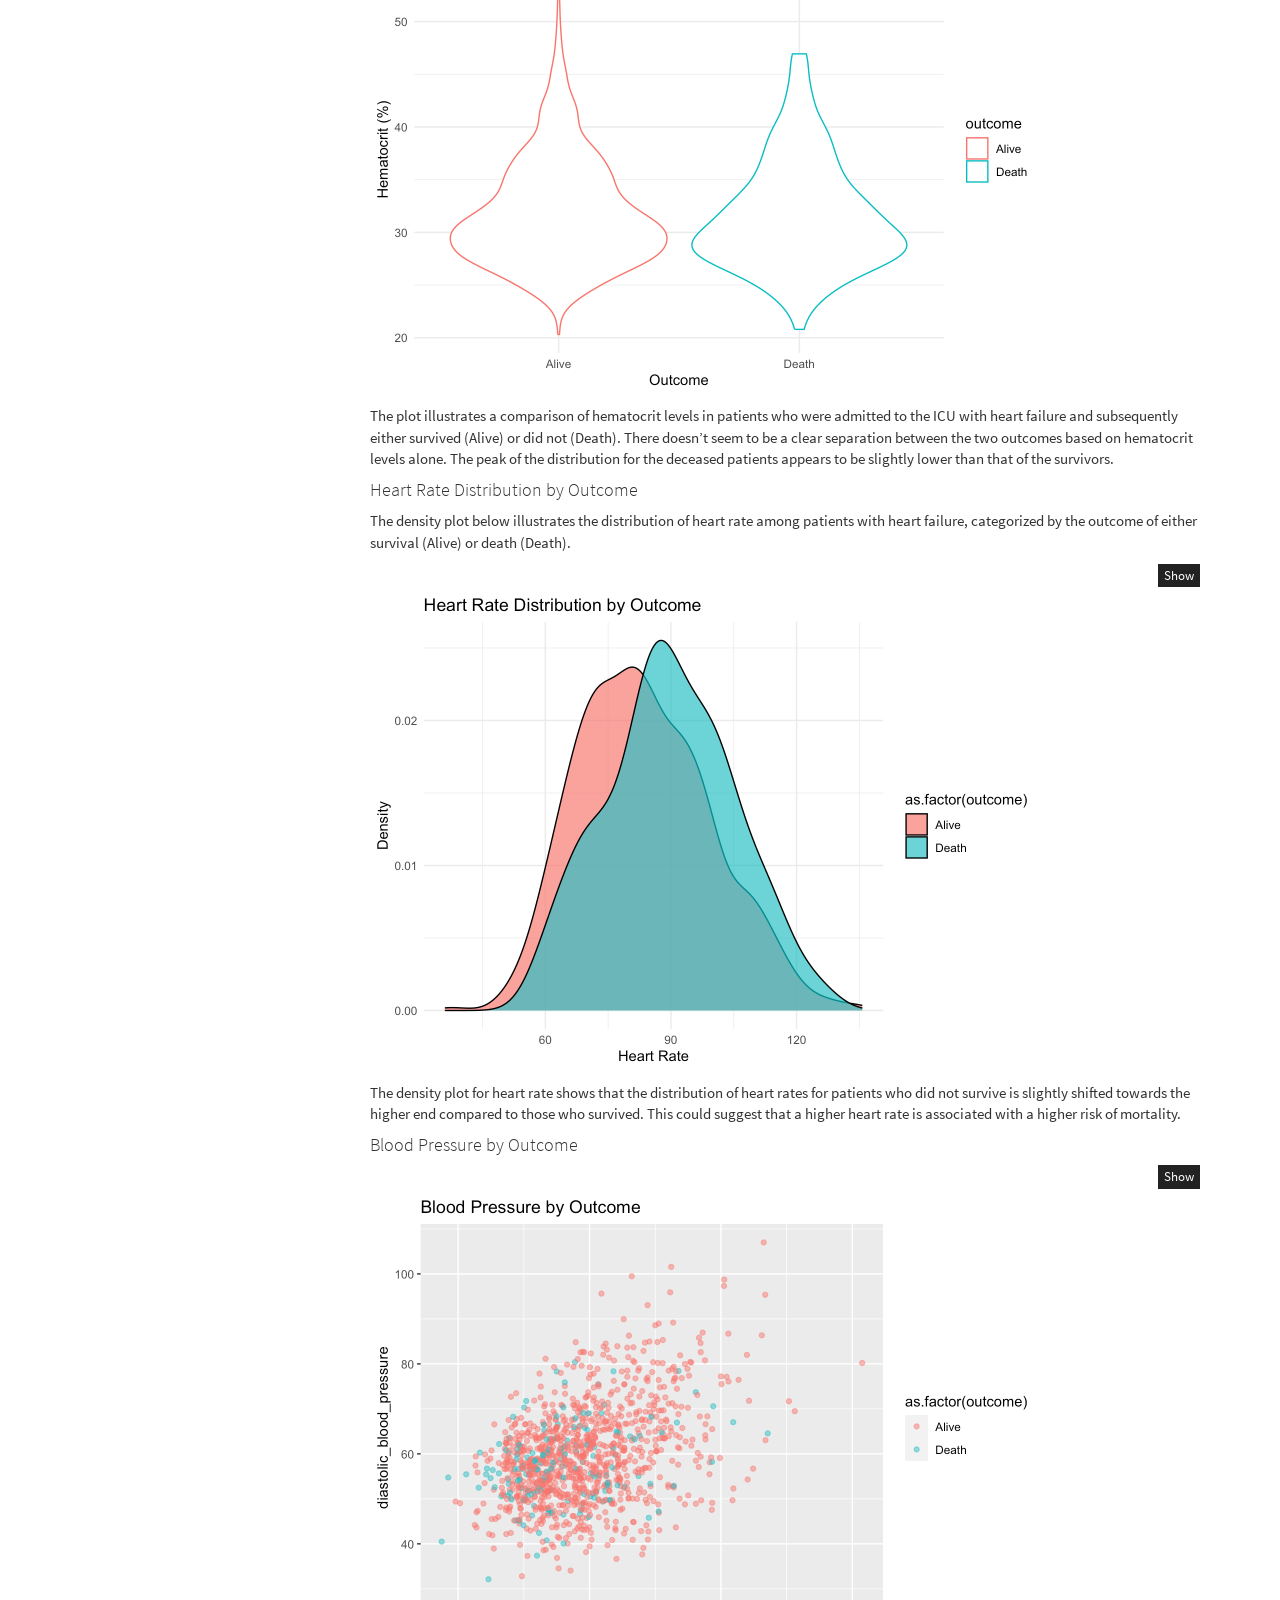
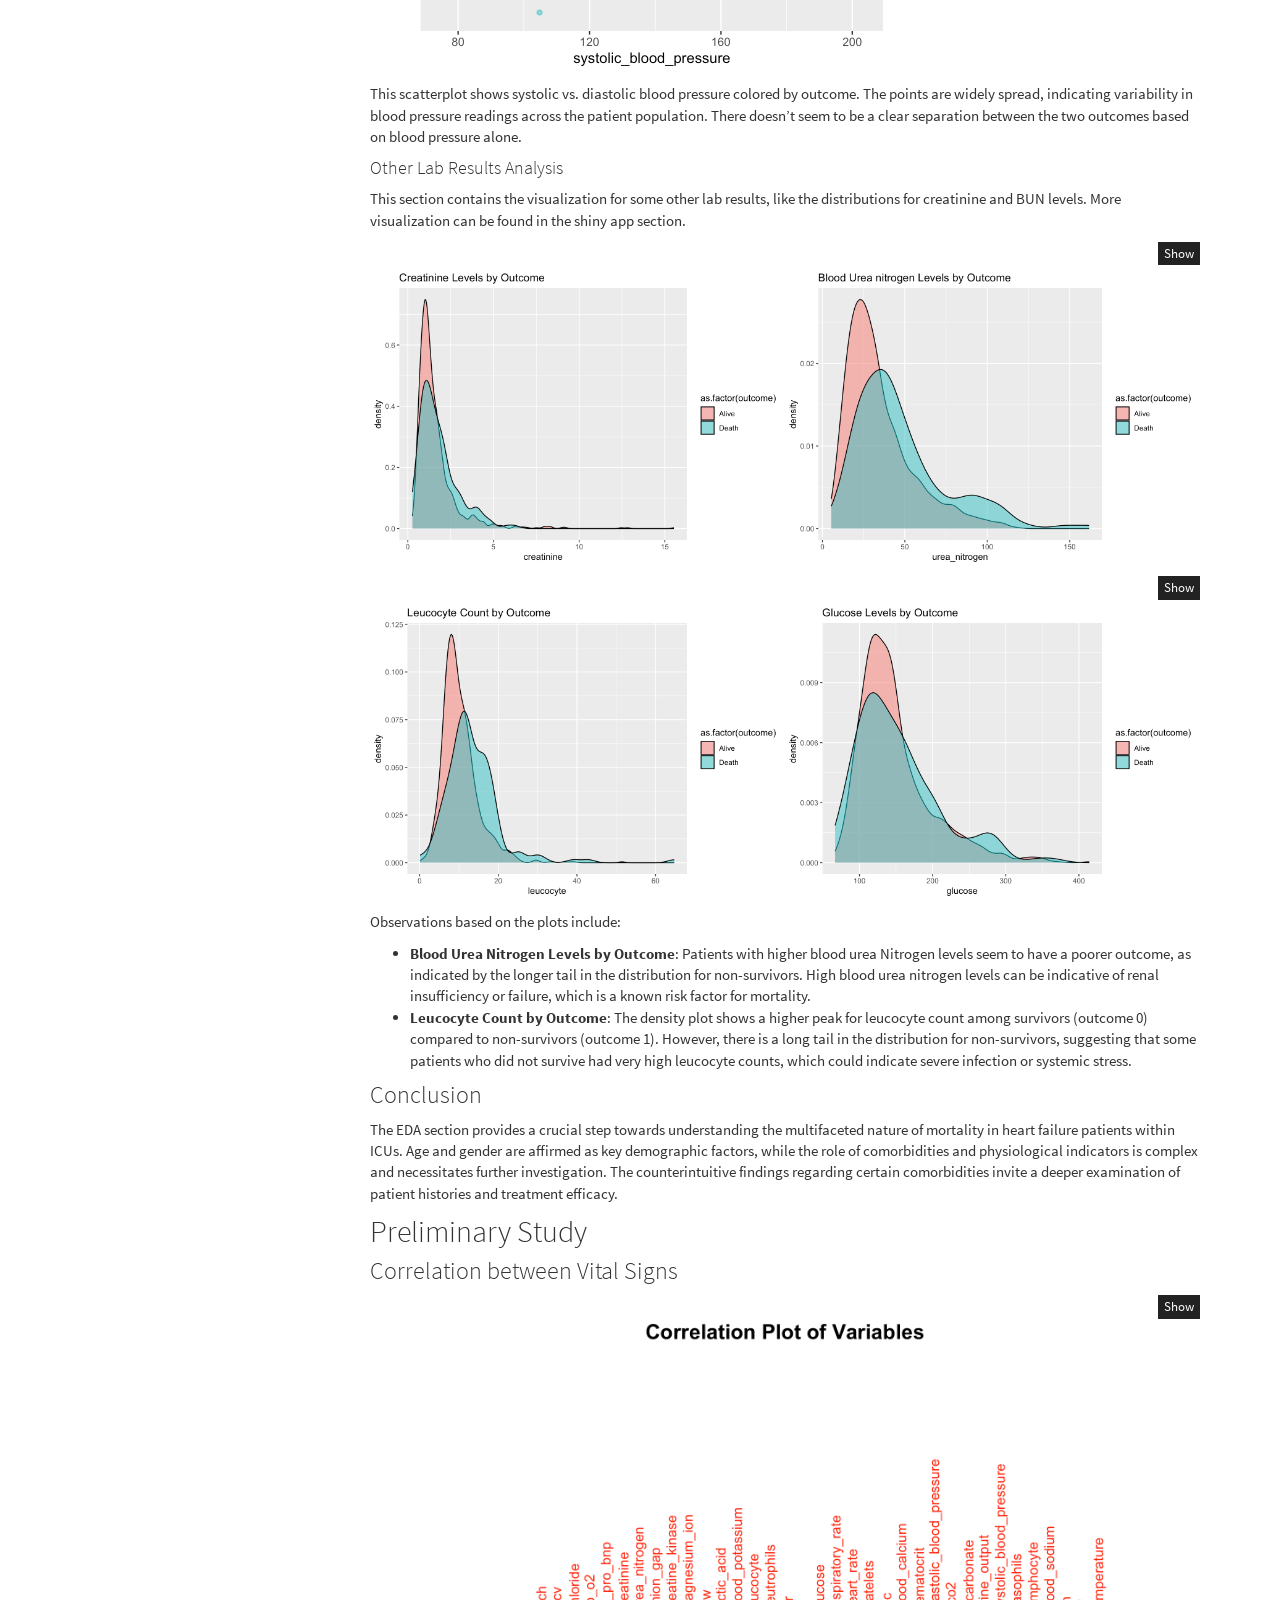
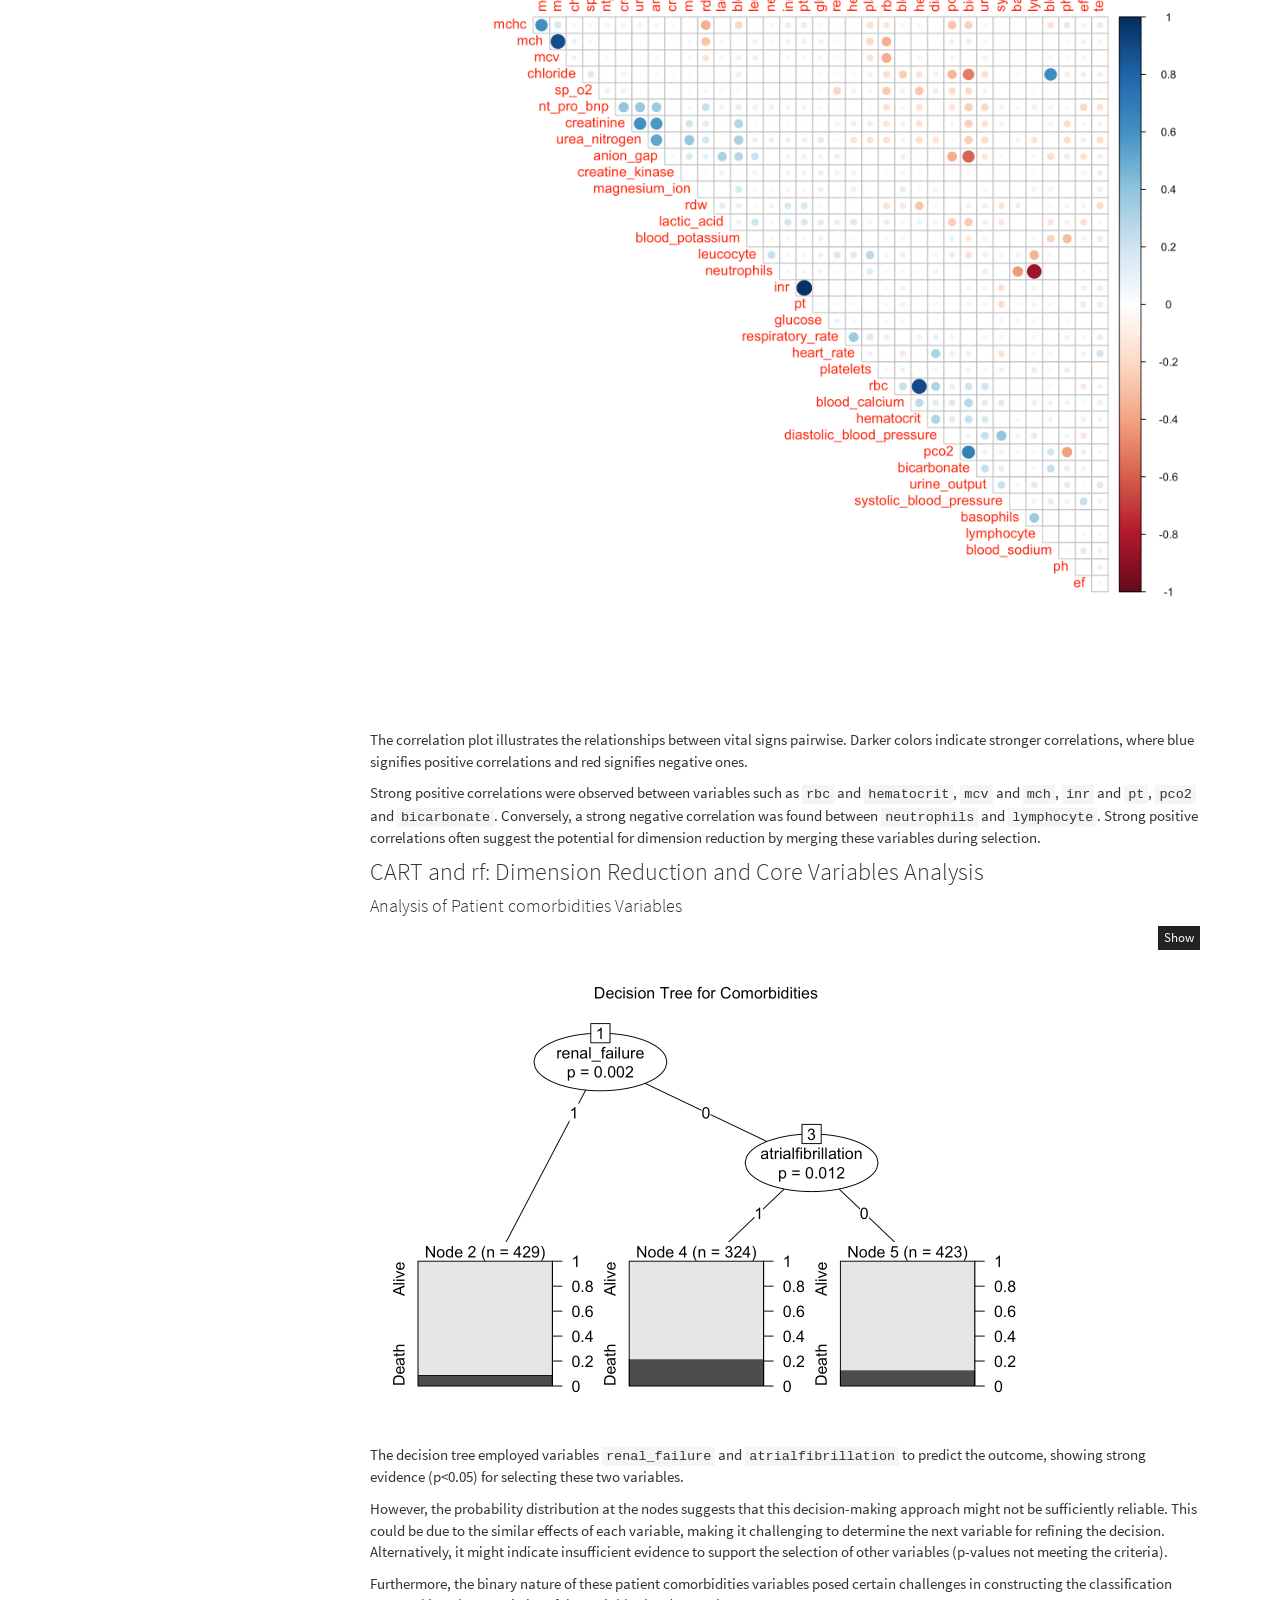
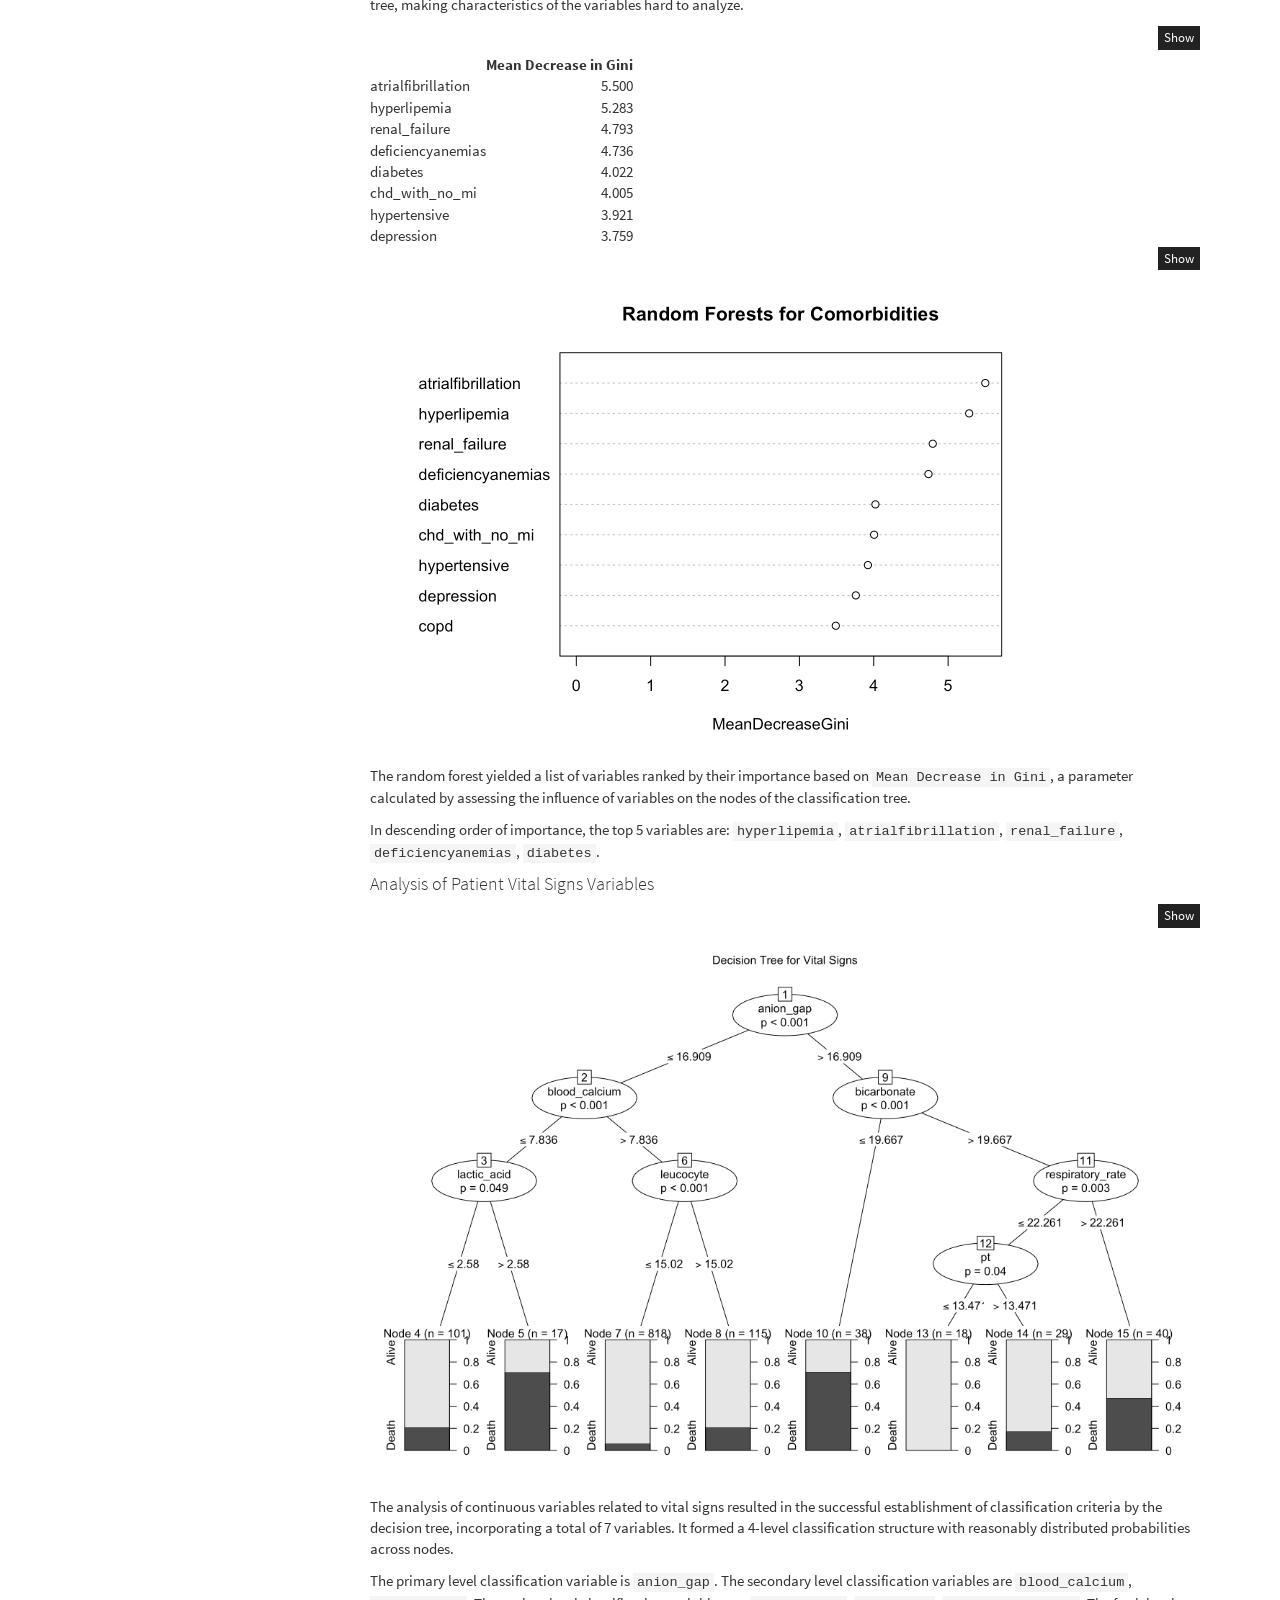
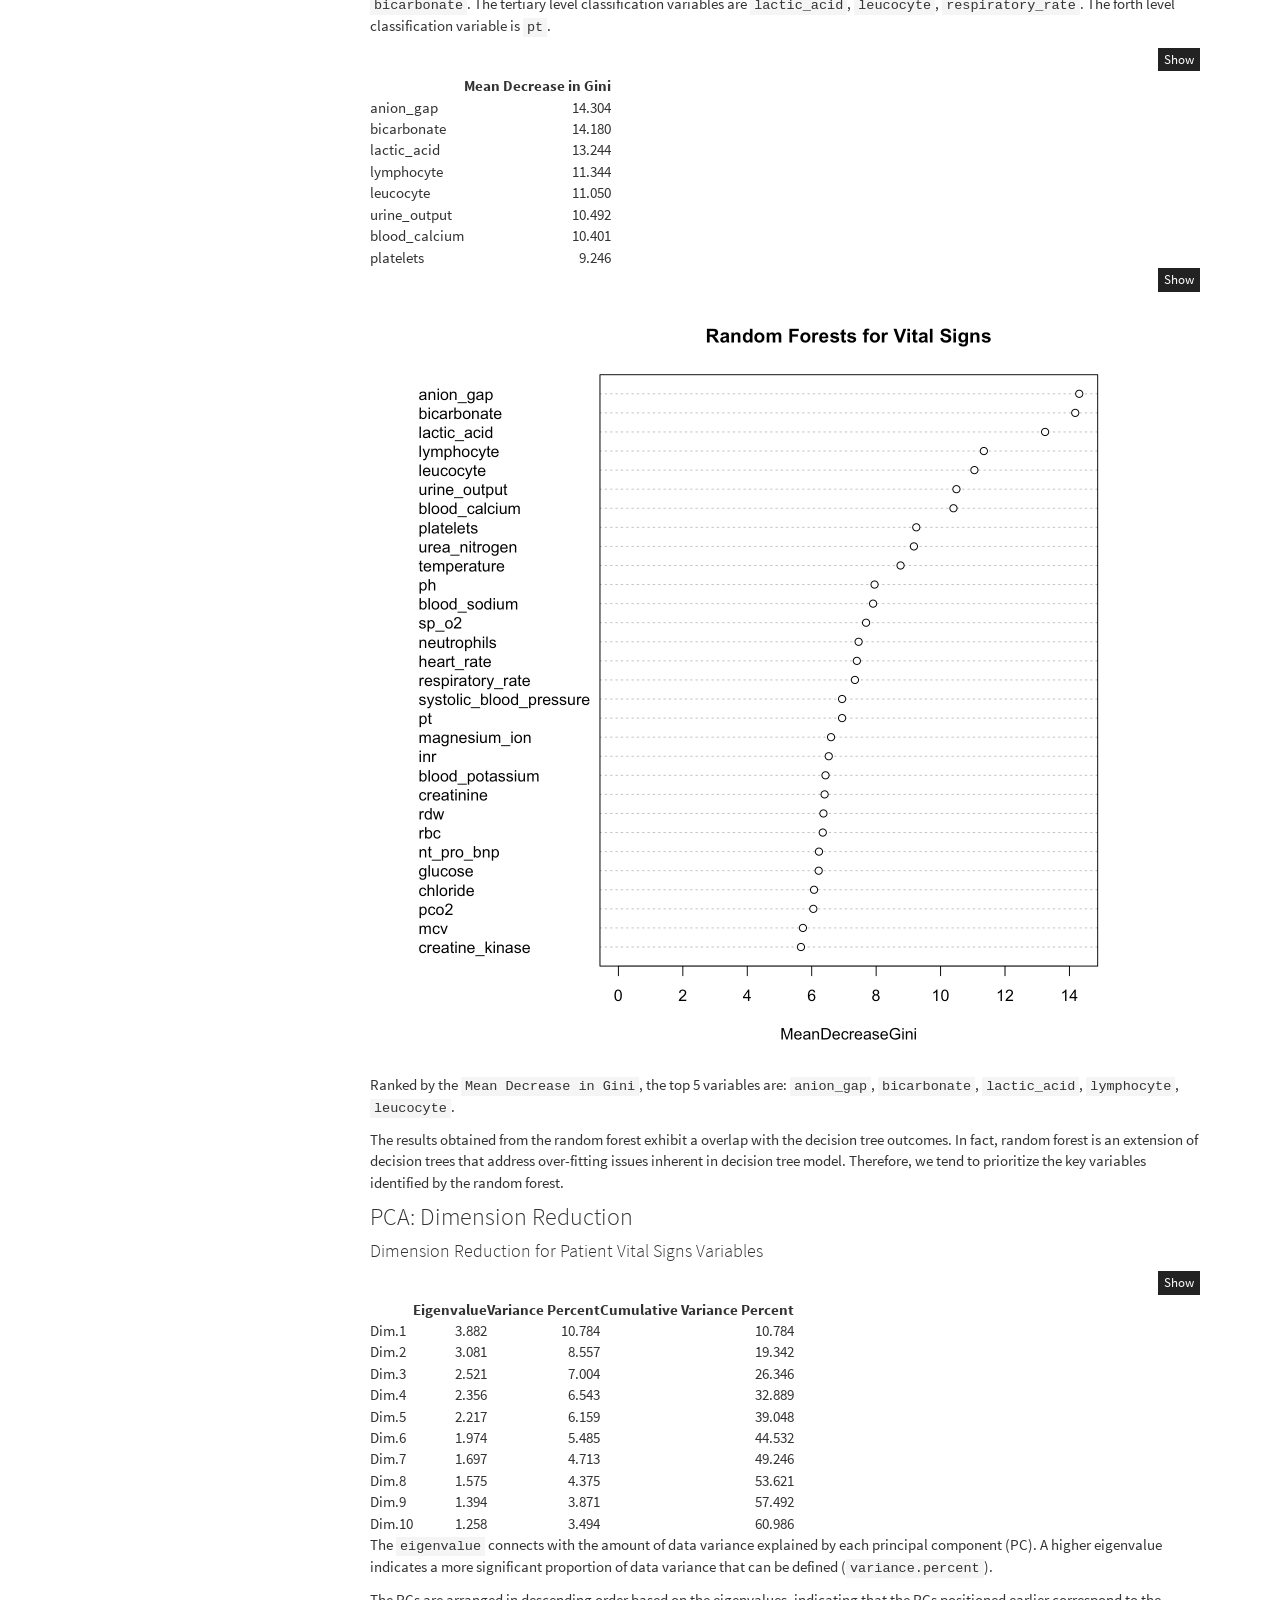
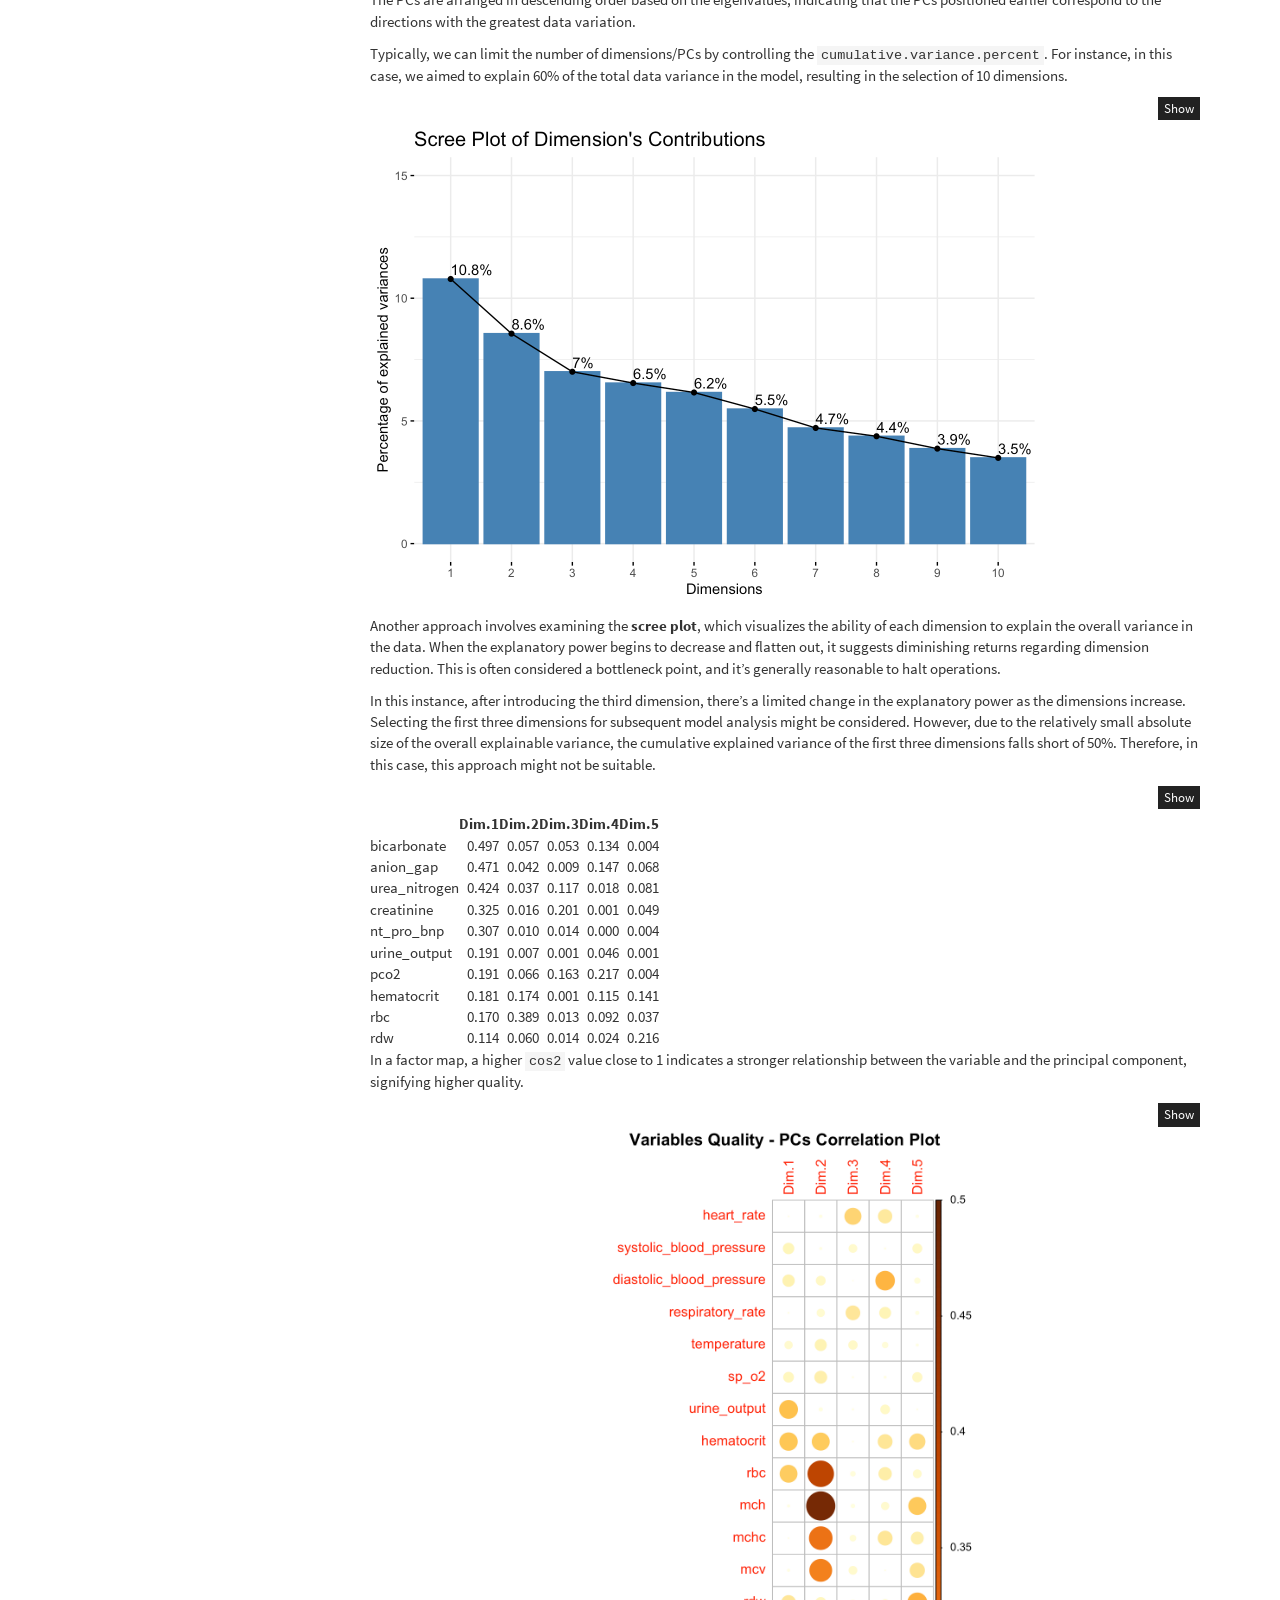
<file: report.html>
<!DOCTYPE html>

<html>

<head>

<meta charset="utf-8" />
<meta name="generator" content="pandoc" />
<meta http-equiv="X-UA-Compatible" content="IE=EDGE" />




<title>Report</title>

<script src="site_libs/header-attrs-2.24/header-attrs.js"></script>
<script src="site_libs/jquery-3.6.0/jquery-3.6.0.min.js"></script>
<meta name="viewport" content="width=device-width, initial-scale=1" />
<link href="site_libs/bootstrap-3.3.5/css/cosmo.min.css" rel="stylesheet" />
<script src="site_libs/bootstrap-3.3.5/js/bootstrap.min.js"></script>
<script src="site_libs/bootstrap-3.3.5/shim/html5shiv.min.js"></script>
<script src="site_libs/bootstrap-3.3.5/shim/respond.min.js"></script>
<style>h1 {font-size: 34px;}
       h1.title {font-size: 38px;}
       h2 {font-size: 30px;}
       h3 {font-size: 24px;}
       h4 {font-size: 18px;}
       h5 {font-size: 16px;}
       h6 {font-size: 12px;}
       code {color: inherit; background-color: rgba(0, 0, 0, 0.04);}
       pre:not([class]) { background-color: white }</style>
<script src="site_libs/jqueryui-1.13.2/jquery-ui.min.js"></script>
<link href="site_libs/tocify-1.9.1/jquery.tocify.css" rel="stylesheet" />
<script src="site_libs/tocify-1.9.1/jquery.tocify.js"></script>
<script src="site_libs/navigation-1.1/tabsets.js"></script>
<script src="site_libs/navigation-1.1/codefolding.js"></script>
<link href="site_libs/highlightjs-9.12.0/default.css" rel="stylesheet" />
<script src="site_libs/highlightjs-9.12.0/highlight.js"></script>
<script src="site_libs/htmlwidgets-1.6.2/htmlwidgets.js"></script>
<script src="site_libs/plotly-binding-4.10.3/plotly.js"></script>
<script src="site_libs/typedarray-0.1/typedarray.min.js"></script>
<link href="site_libs/crosstalk-1.2.0/css/crosstalk.min.css" rel="stylesheet" />
<script src="site_libs/crosstalk-1.2.0/js/crosstalk.min.js"></script>
<link href="site_libs/plotly-htmlwidgets-css-2.11.1/plotly-htmlwidgets.css" rel="stylesheet" />
<script src="site_libs/plotly-main-2.11.1/plotly-latest.min.js"></script>
<script src="site_libs/kePrint-0.0.1/kePrint.js"></script>
<link href="site_libs/lightable-0.0.1/lightable.css" rel="stylesheet" />
<link href="site_libs/font-awesome-6.4.2/css/all.min.css" rel="stylesheet" />
<link href="site_libs/font-awesome-6.4.2/css/v4-shims.min.css" rel="stylesheet" />

<style type="text/css">
  code{white-space: pre-wrap;}
  span.smallcaps{font-variant: small-caps;}
  span.underline{text-decoration: underline;}
  div.column{display: inline-block; vertical-align: top; width: 50%;}
  div.hanging-indent{margin-left: 1.5em; text-indent: -1.5em;}
  ul.task-list{list-style: none;}
    </style>

<style type="text/css">code{white-space: pre;}</style>
<script type="text/javascript">
if (window.hljs) {
  hljs.configure({languages: []});
  hljs.initHighlightingOnLoad();
  if (document.readyState && document.readyState === "complete") {
    window.setTimeout(function() { hljs.initHighlighting(); }, 0);
  }
}
</script>









<style type = "text/css">
.main-container {
  max-width: 940px;
  margin-left: auto;
  margin-right: auto;
}
img {
  max-width:100%;
}
.tabbed-pane {
  padding-top: 12px;
}
.html-widget {
  margin-bottom: 20px;
}
button.code-folding-btn:focus {
  outline: none;
}
summary {
  display: list-item;
}
details > summary > p:only-child {
  display: inline;
}
pre code {
  padding: 0;
}
</style>


<style type="text/css">
.dropdown-submenu {
  position: relative;
}
.dropdown-submenu>.dropdown-menu {
  top: 0;
  left: 100%;
  margin-top: -6px;
  margin-left: -1px;
  border-radius: 0 6px 6px 6px;
}
.dropdown-submenu:hover>.dropdown-menu {
  display: block;
}
.dropdown-submenu>a:after {
  display: block;
  content: " ";
  float: right;
  width: 0;
  height: 0;
  border-color: transparent;
  border-style: solid;
  border-width: 5px 0 5px 5px;
  border-left-color: #cccccc;
  margin-top: 5px;
  margin-right: -10px;
}
.dropdown-submenu:hover>a:after {
  border-left-color: #adb5bd;
}
.dropdown-submenu.pull-left {
  float: none;
}
.dropdown-submenu.pull-left>.dropdown-menu {
  left: -100%;
  margin-left: 10px;
  border-radius: 6px 0 6px 6px;
}
</style>

<script type="text/javascript">
// manage active state of menu based on current page
$(document).ready(function () {
  // active menu anchor
  href = window.location.pathname
  href = href.substr(href.lastIndexOf('/') + 1)
  if (href === "")
    href = "index.html";
  var menuAnchor = $('a[href="' + href + '"]');

  // mark the anchor link active (and if it's in a dropdown, also mark that active)
  var dropdown = menuAnchor.closest('li.dropdown');
  if (window.bootstrap) { // Bootstrap 4+
    menuAnchor.addClass('active');
    dropdown.find('> .dropdown-toggle').addClass('active');
  } else { // Bootstrap 3
    menuAnchor.parent().addClass('active');
    dropdown.addClass('active');
  }

  // Navbar adjustments
  var navHeight = $(".navbar").first().height() + 15;
  var style = document.createElement('style');
  var pt = "padding-top: " + navHeight + "px; ";
  var mt = "margin-top: -" + navHeight + "px; ";
  var css = "";
  // offset scroll position for anchor links (for fixed navbar)
  for (var i = 1; i <= 6; i++) {
    css += ".section h" + i + "{ " + pt + mt + "}\n";
  }
  style.innerHTML = "body {" + pt + "padding-bottom: 40px; }\n" + css;
  document.head.appendChild(style);
});
</script>

<!-- tabsets -->

<style type="text/css">
.tabset-dropdown > .nav-tabs {
  display: inline-table;
  max-height: 500px;
  min-height: 44px;
  overflow-y: auto;
  border: 1px solid #ddd;
  border-radius: 4px;
}

.tabset-dropdown > .nav-tabs > li.active:before, .tabset-dropdown > .nav-tabs.nav-tabs-open:before {
  content: "\e259";
  font-family: 'Glyphicons Halflings';
  display: inline-block;
  padding: 10px;
  border-right: 1px solid #ddd;
}

.tabset-dropdown > .nav-tabs.nav-tabs-open > li.active:before {
  content: "\e258";
  font-family: 'Glyphicons Halflings';
  border: none;
}

.tabset-dropdown > .nav-tabs > li.active {
  display: block;
}

.tabset-dropdown > .nav-tabs > li > a,
.tabset-dropdown > .nav-tabs > li > a:focus,
.tabset-dropdown > .nav-tabs > li > a:hover {
  border: none;
  display: inline-block;
  border-radius: 4px;
  background-color: transparent;
}

.tabset-dropdown > .nav-tabs.nav-tabs-open > li {
  display: block;
  float: none;
}

.tabset-dropdown > .nav-tabs > li {
  display: none;
}
</style>

<!-- code folding -->
<style type="text/css">
.code-folding-btn { margin-bottom: 4px; }
</style>



<style type="text/css">

#TOC {
  margin: 25px 0px 20px 0px;
}
@media (max-width: 768px) {
#TOC {
  position: relative;
  width: 100%;
}
}

@media print {
.toc-content {
  /* see https://github.com/w3c/csswg-drafts/issues/4434 */
  float: right;
}
}

.toc-content {
  padding-left: 30px;
  padding-right: 40px;
}

div.main-container {
  max-width: 1200px;
}

div.tocify {
  width: 20%;
  max-width: 260px;
  max-height: 85%;
}

@media (min-width: 768px) and (max-width: 991px) {
  div.tocify {
    width: 25%;
  }
}

@media (max-width: 767px) {
  div.tocify {
    width: 100%;
    max-width: none;
  }
}

.tocify ul, .tocify li {
  line-height: 20px;
}

.tocify-subheader .tocify-item {
  font-size: 0.90em;
}

.tocify .list-group-item {
  border-radius: 0px;
}


</style>



</head>

<body>


<div class="container-fluid main-container">


<!-- setup 3col/9col grid for toc_float and main content  -->
<div class="row">
<div class="col-xs-12 col-sm-4 col-md-3">
<div id="TOC" class="tocify">
</div>
</div>

<div class="toc-content col-xs-12 col-sm-8 col-md-9">




<div class="navbar navbar-default  navbar-fixed-top" role="navigation">
  <div class="container">
    <div class="navbar-header">
      <button type="button" class="navbar-toggle collapsed" data-toggle="collapse" data-bs-toggle="collapse" data-target="#navbar" data-bs-target="#navbar">
        <span class="icon-bar"></span>
        <span class="icon-bar"></span>
        <span class="icon-bar"></span>
      </button>
      <a class="navbar-brand" href="index.html">Home</a>
    </div>
    <div id="navbar" class="navbar-collapse collapse">
      <ul class="nav navbar-nav">
        
      </ul>
      <ul class="nav navbar-nav navbar-right">
        <li>
  <a href="Introduction.html">Introduction</a>
</li>
<li>
  <a href="Datasets.html">Data</a>
</li>
<li>
  <a href="EDA.html">EDA</a>
</li>
<li>
  <a href="preliminary_study.html">Preliminary Analysis</a>
</li>
<li>
  <a href="regression_model.html">Regression</a>
</li>
<li>
  <a href="conclusion.html">Conclusion</a>
</li>
<li>
  <a href="https://cynthia-1688.shinyapps.io/p8105_mortality_Rshiny/">Shiny App</a>
</li>
<li>
  <a href="report.html">Report</a>
</li>
<li>
  <a href="https://github.com/candicejiaruiyu/p8105_mortality.github.io">
    <span class="fa fa-github fa-lg"></span>
     
  </a>
</li>
      </ul>
    </div><!--/.nav-collapse -->
  </div><!--/.container -->
</div><!--/.navbar -->

<div id="header">

<div class="btn-group pull-right float-right">
<button type="button" class="btn btn-default btn-xs btn-secondary btn-sm dropdown-toggle" data-toggle="dropdown" data-bs-toggle="dropdown" aria-haspopup="true" aria-expanded="false"><span>Code</span> <span class="caret"></span></button>
<ul class="dropdown-menu dropdown-menu-right" style="min-width: 50px;">
<li><a id="rmd-show-all-code" href="#">Show All Code</a></li>
<li><a id="rmd-hide-all-code" href="#">Hide All Code</a></li>
</ul>
</div>



<h1 class="title toc-ignore">Report</h1>

</div>


<div id="motivation" class="section level1">
<h1>Motivation</h1>
<p>Predictors of in-hospital mortality in patients with heart failure
admitted to the intensive care unit (ICU) remain unclear. Aimed to lay a
solid foundation for data science and deepen our understanding of
mortality, we conducted comprehensive research based on the patients’
mortality factors dataset. Although this dataset belongs to a
cross-sectional study, we can still dig out some key patterns that
affect mortality and detect abnormal characteristics that indicate the
death sign at the early stage.</p>
</div>
<div id="related-work" class="section level1">
<h1>Related work</h1>
<p>Here are some key areas and examples of related published work:</p>
<ol style="list-style-type: decimal">
<li><p>“Trends in Hospital Mortality Between 1999 and 2017”: Studies
analyzing long-term trends in hospital mortality rates can provide
insights into improvements or challenges in healthcare outcomes over
time. Such research often involves large-scale data analysis to identify
patterns and changes.</p></li>
<li><p>“Risk Factors for Hospital Mortality in Critically Ill Patients”:
Research that focuses on identifying and understanding specific risk
factors associated with increased hospital mortality can inform targeted
interventions. This may involve studying critically ill populations and
factors such as comorbidities, severity of illness, and response to
treatment.</p></li>
<li><p>“Effectiveness of Early Warning Systems in Reducing Hospital
Mortality”: Investigating the impact of early warning systems and rapid
response teams on hospital mortality is a common area of interest. This
research often assesses the effectiveness of these systems in
identifying deteriorating patients and facilitating timely
interventions.</p></li>
<li><p>“Quality Improvement Initiatives and Their Impact on Hospital
Mortality”: Published work on quality improvement initiatives explores
how hospitals implement changes to improve patient outcomes. This may
involve the introduction of new protocols, guidelines, or patient safety
measures.</p></li>
<li><p>“Role of Health Information Technology in Predicting and
Preventing Hospital Mortality”: Research examining the integration of
health information technology, predictive modeling, and artificial
intelligence in predicting and preventing hospital mortality is an
evolving field. These studies often assess the accuracy and clinical
utility of predictive models.</p></li>
<li><p>“Ethical Considerations in End-of-Life Decision-Making and
Hospital Mortality”: Ethical considerations surrounding end-of-life
care, decision-making processes, and their impact on hospital mortality
are important topics. Studies in this area may explore the perspectives
of healthcare professionals, patients, and families.</p></li>
<li><p>“Interdisciplinary Collaboration and its Influence on Hospital
Mortality”: Research that investigates the role of effective
communication and collaboration among healthcare teams in reducing
hospital mortality is essential. This may include studies on teamwork,
communication strategies, and interdisciplinary approaches to patient
care.</p></li>
<li><p>“Comparative Effectiveness Research in Hospital Mortality”:
Comparative effectiveness research aims to compare different treatment
modalities and strategies to determine their impact on patient outcomes.
Published work in this area may assess the effectiveness of various
medical interventions and healthcare delivery models.</p></li>
</ol>
</div>
<div id="initial-questions" class="section level1">
<h1>Initial questions</h1>
<p>What factors have a significant impact on mortality?</p>
<p>What factors account for independent risk factors of in-hospital
mortality?</p>
<p>What potential clinical implications are the top three biomedical
indices that make the most significant contributions to the specific
disease?</p>
</div>
<div id="data" class="section level1">
<h1>Data</h1>
<div id="sources" class="section level2">
<h2>Sources</h2>
<p>We choose Hospital Mortality Dataset as our dataset in our study. The
data can be accessed <a
href="https://www.kaggle.com/datasets/saurabhshahane/in-hospital-mortality-prediction/data">here</a>.</p>
</div>
<div id="scaping-method" class="section level2">
<h2>Scaping method</h2>
<p>Our main datasets is Zhou, Jingmin et al. (2021), Prediction model of
in-hospital mortality in intensive care unit patients with heart
failure: machine learning-based, retrospective analysis of the MIMIC-III
database, Dryad, Dataset, <a
href="https://doi.org/10.5061/dryad.0p2ngf1zd"
class="uri">https://doi.org/10.5061/dryad.0p2ngf1zd</a>, which covers
the patients’ various indexes comprehensively, including 51 variables
such as Blood Pressure and BMI.</p>
<p>We categorized the dataset into following aspects:</p>
<ol style="list-style-type: decimal">
<li><p><strong>Demographic characteristics:</strong> age at the time of
hospital admission, sex, ethnicity, weight, and height;</p></li>
<li><p><strong>Vital signs:</strong> heart rate, HR, systolic blood
pressure SBP, diastolic blood pressure DBP, mean blood pressure,
respiratory rate, body temperature, saturation pulse oxygen SPO2, urine
output in first 24 h;</p></li>
<li><p><strong>Comorbidities:</strong> hypertension, atrial
fibrillation, ischemic heart disease, diabetes mellitus, depression,
hypoferric anemia, hyperlipidemia, chronic kidney disease CKD, and
chronic obstructive pulmonary disease COPD;</p></li>
<li><p><strong>Laboratory variables:</strong> hematocrit, red blood
cells, mean corpuscular hemoglobin MCH, mean corpuscular hemoglobin
concentration MCHC, mean corpuscular volume MCV, red blood cell
distribution width RDW, platelet count, white blood cells, neutrophils,
basophils, lymphocytes, prothrombin time PT, international normalized
ratio INR, NT-proBNP, creatine kinase, creatinine, blood urea nitrogen
BUN glucose, potassium, sodium, calcium, chloride, magnesium, the anion
gap, bicarbonate, lactate, hydrogen ion concentration pH, partial
pressure of CO2 in arterial blood, and LVEF</p></li>
</ol>
<pre class="r"><code># Load the data and preprocess it
  mortality_data &lt;- read_csv(&quot;mortality_data_cleaned.csv&quot;) %&gt;%
  janitor::clean_names() %&gt;%
  drop_na(outcome) </code></pre>
</div>
<div id="cleaning" class="section level2">
<h2>Cleaning</h2>
<p><strong>Data cleaning problems:</strong></p>
<ol style="list-style-type: decimal">
<li><p>Too many NA values: This issue introduces a layer of complexity,
demanding meticulous scrutiny to discern patterns, trends, and potential
biases.</p></li>
<li><p>Too many categorical variables/ binary variables: Similar to an
intricate cast of characters in a narrative, these variables contribute
to the richness of the data but also pose challenges for
analysis.</p></li>
<li><p>Multidimensionality: A dataset with numerous dimensions can
overwhelm analytical processes.</p></li>
</ol>
<p><strong>Our solutions:</strong></p>
<ol style="list-style-type: decimal">
<li><p>Change NA values to the mean value of each variables;</p></li>
<li><p>Binarization: This process involves transforming numerical or
categorical variables into a binary representation, typically consisting
of 0s and 1s.</p></li>
<li><p>Dimensionality Reduction using Principle Component Analysis
(PCA); Or feature selection, become essential to distill the dataset
into its most salient components.</p></li>
</ol>
<pre class="r"><code># Define a function to convert multiple columns to factors
convert_to_factor &lt;- function(df, columns) {
  df[columns] &lt;- lapply(df[columns], factor)
  return(df)
}

# Load the data and preprocess it
mortality_data &lt;- read_csv(&quot;mortality_data.csv&quot;) %&gt;%
  janitor::clean_names() %&gt;%
  drop_na(outcome) %&gt;%
  convert_to_factor(., c(&quot;group&quot;, &quot;gendera&quot;, &quot;outcome&quot;, &quot;hypertensive&quot;, 
                         &quot;atrialfibrillation&quot;, &quot;chd_with_no_mi&quot;, &quot;diabetes&quot;, 
                         &quot;deficiencyanemias&quot;, &quot;depression&quot;, &quot;hyperlipemia&quot;, 
                         &quot;renal_failure&quot;, &quot;copd&quot;)) %&gt;%
  rename(gender = gendera)  # Rename gendera to gender after conversion</code></pre>
<p>Algorithms that find association patterns require that the data be in
the form of binary attributes. Thus, it is often necessary to transform
a continuous attribute into a categorical attribute (discretization),
and both continuous and discrete attributes may need to be transformed
into one or more binary attributes (binarization).</p>
<p>Additionally, if a categorical attribute has a large number of values
(categories), or some values occur infrequently, then it can be
beneficial for certain data mining tasks to reduce the number of
categories by combining some of the values.</p>
<pre class="r"><code># Imputing numerical columns with mean value 

numerical_columns &lt;- sapply(mortality_data, is.numeric)
mortality_data[numerical_columns] &lt;- lapply(mortality_data[numerical_columns], function(x) {
   ifelse(is.na(x), mean(x, na.rm = TRUE), x)
})


write_csv(mortality_data, &quot;mortality_data_cleaned.csv&quot;)</code></pre>
<p>After data cleaning, our dataset change into high quality data,
with:</p>
<ol style="list-style-type: decimal">
<li><p>No duplicates, ensuring that there are no duplicates is a
fundamental aspect of data quality and integrity;</p></li>
<li><p>No missing values, guaranteeing there are no missing values
involves thorough data cleaning and preprocessing steps;</p></li>
<li><p>No noise and outliers, contributing to the robustness and
reliability of statistical models, machine learning algorithms, and
other data-driven analyses;</p></li>
<li><p>Consistency, ensuring data consistency is essential for making
reliable interpretations, conducting meaningful analyses, and supporting
effective decision-making.</p></li>
</ol>
</div>
</div>
<div id="additional-analysis" class="section level1">
<h1>Additional analysis</h1>
<div id="exploratory-data-analysis" class="section level2">
<h2>Exploratory Data Analysis</h2>
<p>The EDA conducted on heart failure patients in the Intensive Care
Unit (ICU) provides valuable insights into the demographic,
physiological, and clinical factors influencing mortality rates.</p>
<div id="demographic-characteristics" class="section level3">
<h3>Demographic Characteristics</h3>
<p>The exploration of demographic factors such as gender and age
provides critical insights into their potential impact on the outcomes
of heart failure patients admitted to the Intensive Care Unit (ICU).
This report section presents an analysis of in-hospital mortality rates
categorized by gender and age groups.</p>
<div id="gender-based-mortality-analysis" class="section level4">
<h4>Gender-Based Mortality Analysis</h4>
<pre class="r"><code>mortality_data_EDA %&gt;%
  group_by(gender) %&gt;%
  summarise(
    Count = n(), # total number of entries for each gender
    Alive = sum(outcome == &quot;Alive&quot;), # number of outcomes with value 0
    Death = sum(outcome == &quot;Death&quot;), # number of outcomes with value 1
    Percentage = Death/Count
  ) %&gt;%
  knitr::kable(digits = 3)  </code></pre>
<table>
<thead>
<tr>
<th style="text-align:left;">
gender
</th>
<th style="text-align:right;">
Count
</th>
<th style="text-align:right;">
Alive
</th>
<th style="text-align:right;">
Death
</th>
<th style="text-align:right;">
Percentage
</th>
</tr>
</thead>
<tbody>
<tr>
<td style="text-align:left;">
Female
</td>
<td style="text-align:right;">
618
</td>
<td style="text-align:right;">
539
</td>
<td style="text-align:right;">
79
</td>
<td style="text-align:right;">
0.128
</td>
</tr>
<tr>
<td style="text-align:left;">
Male
</td>
<td style="text-align:right;">
558
</td>
<td style="text-align:right;">
478
</td>
<td style="text-align:right;">
80
</td>
<td style="text-align:right;">
0.143
</td>
</tr>
</tbody>
</table>
<p>The dataset comprised 618 females and 558 males. The mortality rate
among female patients was 12.8%, while the mortality rate for male
patients was slightly higher at 14.3%.</p>
</div>
<div id="age-based-mortality-analysis" class="section level4">
<h4>Age-Based Mortality Analysis</h4>
<pre class="r"><code># Define age intervals
age_breaks &lt;- c(-Inf, 20, 40, 60, 80, Inf)
age_labels &lt;- c(&#39;Under 20&#39;, &#39;20-40&#39;, &#39;40-60&#39;, &#39;60-80&#39;, &#39;Over 80&#39;)

# Create age groups and summarize outcomes
mortality_data_EDA %&gt;%
  mutate(Age_group = cut(age, breaks = age_breaks, labels = age_labels, right = FALSE)) %&gt;%
  group_by(Age_group) %&gt;%
  summarise(Count = n(),
            Alive = sum(outcome == &quot;Alive&quot;, na.rm = TRUE),
            Death = sum(outcome == &quot;Death&quot;, na.rm = TRUE),
            Percentage = Death/(Alive + Death)) %&gt;%
  knitr::kable(digits = 3)  </code></pre>
<table>
<thead>
<tr>
<th style="text-align:left;">
Age_group
</th>
<th style="text-align:right;">
Count
</th>
<th style="text-align:right;">
Alive
</th>
<th style="text-align:right;">
Death
</th>
<th style="text-align:right;">
Percentage
</th>
</tr>
</thead>
<tbody>
<tr>
<td style="text-align:left;">
Under 20
</td>
<td style="text-align:right;">
2
</td>
<td style="text-align:right;">
2
</td>
<td style="text-align:right;">
0
</td>
<td style="text-align:right;">
0.000
</td>
</tr>
<tr>
<td style="text-align:left;">
20-40
</td>
<td style="text-align:right;">
16
</td>
<td style="text-align:right;">
15
</td>
<td style="text-align:right;">
1
</td>
<td style="text-align:right;">
0.062
</td>
</tr>
<tr>
<td style="text-align:left;">
40-60
</td>
<td style="text-align:right;">
158
</td>
<td style="text-align:right;">
138
</td>
<td style="text-align:right;">
20
</td>
<td style="text-align:right;">
0.127
</td>
</tr>
<tr>
<td style="text-align:left;">
60-80
</td>
<td style="text-align:right;">
492
</td>
<td style="text-align:right;">
435
</td>
<td style="text-align:right;">
57
</td>
<td style="text-align:right;">
0.116
</td>
</tr>
<tr>
<td style="text-align:left;">
Over 80
</td>
<td style="text-align:right;">
508
</td>
<td style="text-align:right;">
427
</td>
<td style="text-align:right;">
81
</td>
<td style="text-align:right;">
0.159
</td>
</tr>
</tbody>
</table>
<p>It was observed that patients under 20 years had a 0% mortality rate.
Patients aged 20-40 years had a mortality rate of 6.2%, which increased
with age. The 40-60 and 60-80 age groups had mortality rates of 12.7%
and 11.6%, respectively. Notably, the group over 80 years had the
highest mortality rate at 15.9%, underscoring the increased
vulnerability among the elderly population.</p>
<pre class="r"><code># Distribution of Age
ggplot(mortality_data_EDA, aes(x = age)) +
  geom_histogram(binwidth = 3, fill = &quot;steelblue&quot;, color = &quot;black&quot;) +
  ggtitle(&quot;Age Distribution&quot;)</code></pre>
<p><img src="report_files/figure-html/unnamed-chunk-6-1.png" width="672" /></p>
<p>The histogram shows the age distribution of patients with heart
failure admitted to the ICU, and it is highly left-skewed. It shows that
the bulk of patients falls within the middle-aged to elderly category,
with a significant concentration between ages 70 and 90. This suggests
that heart failure is more prevalent or more severe, warranting ICU
admission, in this age demographic.</p>
</div>
<div id="gender-age-bivariate-analysis" class="section level4">
<h4>Gender &amp; Age Bivariate Analysis</h4>
<pre class="r"><code># Bivariate Analysis
ggplot(mortality_data_EDA, aes(x = gender, y = age, fill = outcome)) +
  geom_boxplot() +
  ggtitle(&quot;Age Distribution by Gender and Outcome&quot;)</code></pre>
<p><img src="report_files/figure-html/unnamed-chunk-7-1.png" width="672" /></p>
<p>The boxplots show the age distribution for different genders and
outcomes. We see that for both genders, the age distribution for
patients who did not survive (outcome 1) is slightly higher. This could
indicate that older age is a risk factor for mortality in this patient
group.</p>
</div>
<div id="bmi-by-gender-and-outcome" class="section level4">
<h4>BMI by Gender and Outcome</h4>
<p>The histogram below illustrates the distribution of Body Mass Index
(BMI) across patients with heart failure, categorized by gender and
outcome (Alive vs. Death).</p>
<pre class="r"><code># BMI by Gender and Outcome
ggplot(mortality_data_EDA %&gt;% drop_na(bmi), aes(x = bmi, fill = as.factor(outcome))) +
  geom_histogram(binwidth = 4, position = &quot;dodge&quot;) +
  facet_wrap(~gender) +
  ggtitle(&quot;BMI by Gender and Outcome&quot;)</code></pre>
<p><img src="report_files/figure-html/unnamed-chunk-8-1.png" width="864" /></p>
<p>It shows a wide range of BMI values for both genders, with no clear
pattern indicating that BMI is distinctly associated with the outcome.
However, there are more data points for BMI for outcome “Alive”, which
may suggest a higher survival rate for patients with a lower BMI, but
further statistical analysis is needed.</p>
</div>
</div>
<div id="comorbidities-analysis" class="section level3">
<h3>Comorbidities Analysis</h3>
<p>Analyzing the distribution of comorbidities by outcome can identify
factors that influence mortality in patients with heart failure. It
helps to understand the impact of comorbid conditions on patient
survival and could inform targeted interventions. The stacked bar chart
below presents the distribution of various comorbidities among heart
failure patients in the ICU, differentiated by patient outcomes of
survival and death.</p>
<pre class="r"><code># Analyzing the presence of comorbidities by outcome
comorbidities &lt;- c(&quot;hypertensive&quot;, &quot;diabetes&quot;, &quot;deficiencyanemias&quot;, &quot;depression&quot;, &quot;renal_failure&quot;, &quot;copd&quot;, &quot;hyperlipemia&quot;)

# Melt the data for easier plotting
mortality_long &lt;- melt(mortality_data_EDA, id.vars = &quot;outcome&quot;, measure.vars = comorbidities)

# Plotting comorbidities by outcome
comorbidity_plot &lt;- ggplot(mortality_long, aes(x = variable, fill = as.factor(value))) +
  geom_bar(position = &quot;fill&quot;) +
  facet_wrap(~outcome) +
  labs(x = &quot; &quot;, y = &quot;Count&quot;, fill = &quot;Presence&quot;) +
  ggtitle(&quot;Distribution of Comorbidities by Outcome&quot;) +
  scale_y_continuous(labels = scales::percent) +
  theme(axis.text.x = element_text(angle = 50, hjust = 1))

interactive_plot &lt;- ggplotly(comorbidity_plot)

interactive_plot</code></pre>
<div class="plotly html-widget html-fill-item-overflow-hidden html-fill-item" id="htmlwidget-a5869206f0ebc738a1aa" style="width:864px;height:576px;"></div>
<script type="application/json" data-for="htmlwidget-a5869206f0ebc738a1aa">{"x":{"data":[{"orientation":"v","width":[0.89999999999999991,0.90000000000000013,0.90000000000000036,0.90000000000000036,0.90000000000000036,0.90000000000000036,0.90000000000000036],"base":[0.73058013765978369,0.43067846607669619,0.35791543756145527,0.12684365781710916,0.3854473942969518,0.080629301868239925,0.39036381514257623],"x":[1,2,3,4,5,6,7],"y":[0.26941986234021631,0.56932153392330376,0.64208456243854473,0.87315634218289084,0.61455260570304815,0.91937069813176009,0.60963618485742377],"text":["count: 0.26941986<br />variable: hypertensive<br />as.factor(value): No","count: 0.56932153<br />variable: diabetes<br />as.factor(value): No","count: 0.64208456<br />variable: deficiencyanemias<br />as.factor(value): No","count: 0.87315634<br />variable: depression<br />as.factor(value): No","count: 0.61455261<br />variable: renal_failure<br />as.factor(value): No","count: 0.91937070<br />variable: copd<br />as.factor(value): No","count: 0.60963618<br />variable: hyperlipemia<br />as.factor(value): No"],"type":"bar","textposition":"none","marker":{"autocolorscale":false,"color":"rgba(248,118,109,1)","line":{"width":1.8897637795275593,"color":"transparent"}},"name":"No","legendgroup":"No","showlegend":true,"xaxis":"x","yaxis":"y","hoverinfo":"text","frame":null},{"orientation":"v","width":[0.89999999999999991,0.90000000000000013,0.90000000000000036,0.90000000000000036,0.90000000000000036,0.90000000000000036,0.90000000000000036],"base":[0.63522012578616349,0.35849056603773582,0.22012578616352202,0.069182389937106917,0.23270440251572327,0.0440251572327044,0.31446540880503143],"x":[1,2,3,4,5,6,7],"y":[0.36477987421383651,0.64150943396226423,0.77987421383647804,0.9308176100628931,0.76729559748427678,0.95597484276729561,0.68553459119496862],"text":["count: 0.36477987<br />variable: hypertensive<br />as.factor(value): No","count: 0.64150943<br />variable: diabetes<br />as.factor(value): No","count: 0.77987421<br />variable: deficiencyanemias<br />as.factor(value): No","count: 0.93081761<br />variable: depression<br />as.factor(value): No","count: 0.76729560<br />variable: renal_failure<br />as.factor(value): No","count: 0.95597484<br />variable: copd<br />as.factor(value): No","count: 0.68553459<br />variable: hyperlipemia<br />as.factor(value): No"],"type":"bar","textposition":"none","marker":{"autocolorscale":false,"color":"rgba(248,118,109,1)","line":{"width":1.8897637795275593,"color":"transparent"}},"name":"No","legendgroup":"No","showlegend":false,"xaxis":"x2","yaxis":"y","hoverinfo":"text","frame":null},{"orientation":"v","width":[0.89999999999999991,0.90000000000000013,0.90000000000000036,0.90000000000000036,0.90000000000000036,0.90000000000000036,0.90000000000000036],"base":[0,0,0,0,0,0,0],"x":[1,2,3,4,5,6,7],"y":[0.73058013765978369,0.43067846607669619,0.35791543756145527,0.12684365781710916,0.3854473942969518,0.080629301868239925,0.39036381514257623],"text":["count: 0.73058014<br />variable: hypertensive<br />as.factor(value): Yes","count: 0.43067847<br />variable: diabetes<br />as.factor(value): Yes","count: 0.35791544<br />variable: deficiencyanemias<br />as.factor(value): Yes","count: 0.12684366<br />variable: depression<br />as.factor(value): Yes","count: 0.38544739<br />variable: renal_failure<br />as.factor(value): Yes","count: 0.08062930<br />variable: copd<br />as.factor(value): Yes","count: 0.39036382<br />variable: hyperlipemia<br />as.factor(value): Yes"],"type":"bar","textposition":"none","marker":{"autocolorscale":false,"color":"rgba(0,191,196,1)","line":{"width":1.8897637795275593,"color":"transparent"}},"name":"Yes","legendgroup":"Yes","showlegend":true,"xaxis":"x","yaxis":"y","hoverinfo":"text","frame":null},{"orientation":"v","width":[0.89999999999999991,0.90000000000000013,0.90000000000000036,0.90000000000000036,0.90000000000000036,0.90000000000000036,0.90000000000000036],"base":[0,0,0,0,0,0,0],"x":[1,2,3,4,5,6,7],"y":[0.63522012578616349,0.35849056603773582,0.22012578616352202,0.069182389937106917,0.23270440251572327,0.0440251572327044,0.31446540880503143],"text":["count: 0.63522013<br />variable: hypertensive<br />as.factor(value): Yes","count: 0.35849057<br />variable: diabetes<br />as.factor(value): Yes","count: 0.22012579<br />variable: deficiencyanemias<br />as.factor(value): Yes","count: 0.06918239<br />variable: depression<br />as.factor(value): Yes","count: 0.23270440<br />variable: renal_failure<br />as.factor(value): Yes","count: 0.04402516<br />variable: copd<br />as.factor(value): Yes","count: 0.31446541<br />variable: hyperlipemia<br />as.factor(value): Yes"],"type":"bar","textposition":"none","marker":{"autocolorscale":false,"color":"rgba(0,191,196,1)","line":{"width":1.8897637795275593,"color":"transparent"}},"name":"Yes","legendgroup":"Yes","showlegend":false,"xaxis":"x2","yaxis":"y","hoverinfo":"text","frame":null}],"layout":{"margin":{"t":56.182648401826484,"r":7.3059360730593621,"b":40.913242009132425,"l":48.949771689497723},"plot_bgcolor":"rgba(235,235,235,1)","paper_bgcolor":"rgba(255,255,255,1)","font":{"color":"rgba(0,0,0,1)","family":"","size":14.611872146118724},"title":{"text":"Distribution of Comorbidities by Outcome","font":{"color":"rgba(0,0,0,1)","family":"","size":17.534246575342465},"x":0,"xref":"paper"},"xaxis":{"domain":[0,0.49154405547099611],"automargin":true,"type":"linear","autorange":false,"range":[0.40000000000000002,7.5999999999999996],"tickmode":"array","ticktext":["hypertensive","diabetes","deficiencyanemias","depression","renal_failure","copd","hyperlipemia"],"tickvals":[1,2,3,4.0000000000000009,5,6,7],"categoryorder":"array","categoryarray":["hypertensive","diabetes","deficiencyanemias","depression","renal_failure","copd","hyperlipemia"],"nticks":null,"ticks":"outside","tickcolor":"rgba(51,51,51,1)","ticklen":3.6529680365296811,"tickwidth":0.66417600664176002,"showticklabels":true,"tickfont":{"color":"rgba(77,77,77,1)","family":"","size":11.68949771689498},"tickangle":-50,"showline":false,"linecolor":null,"linewidth":0,"showgrid":true,"gridcolor":"rgba(255,255,255,1)","gridwidth":0.66417600664176002,"zeroline":false,"anchor":"y","title":"","hoverformat":".2f"},"annotations":[{"text":" ","x":0.5,"y":0,"showarrow":false,"ax":0,"ay":0,"font":{"color":"rgba(0,0,0,1)","family":"","size":14.611872146118724},"xref":"paper","yref":"paper","textangle":-0,"xanchor":"center","yanchor":"top","annotationType":"axis","yshift":-21.917808219178088},{"text":"Count","x":0,"y":0.5,"showarrow":false,"ax":0,"ay":0,"font":{"color":"rgba(0,0,0,1)","family":"","size":14.611872146118724},"xref":"paper","yref":"paper","textangle":-90,"xanchor":"right","yanchor":"center","annotationType":"axis","xshift":-33.607305936073061},{"text":"Alive","x":0.24577202773549806,"y":1,"showarrow":false,"ax":0,"ay":0,"font":{"color":"rgba(26,26,26,1)","family":"","size":11.68949771689498},"xref":"paper","yref":"paper","textangle":-0,"xanchor":"center","yanchor":"bottom"},{"text":"Death","x":0.754227972264502,"y":1,"showarrow":false,"ax":0,"ay":0,"font":{"color":"rgba(26,26,26,1)","family":"","size":11.68949771689498},"xref":"paper","yref":"paper","textangle":-0,"xanchor":"center","yanchor":"bottom"}],"yaxis":{"domain":[0,1],"automargin":true,"type":"linear","autorange":false,"range":[-0.050000000000000003,1.05],"tickmode":"array","ticktext":["0%","25%","50%","75%","100%"],"tickvals":[0,0.25,0.5,0.75,1],"categoryorder":"array","categoryarray":["0%","25%","50%","75%","100%"],"nticks":null,"ticks":"outside","tickcolor":"rgba(51,51,51,1)","ticklen":3.6529680365296811,"tickwidth":0.66417600664176002,"showticklabels":true,"tickfont":{"color":"rgba(77,77,77,1)","family":"","size":11.68949771689498},"tickangle":-0,"showline":false,"linecolor":null,"linewidth":0,"showgrid":true,"gridcolor":"rgba(255,255,255,1)","gridwidth":0.66417600664176002,"zeroline":false,"anchor":"x","title":"","hoverformat":".2f"},"shapes":[{"type":"rect","fillcolor":null,"line":{"color":null,"width":0,"linetype":[]},"yref":"paper","xref":"paper","x0":0,"x1":0.49154405547099611,"y0":0,"y1":1},{"type":"rect","fillcolor":"rgba(217,217,217,1)","line":{"color":"transparent","width":0.66417600664176002,"linetype":"solid"},"yref":"paper","xref":"paper","x0":0,"x1":0.49154405547099611,"y0":0,"y1":23.37899543378996,"yanchor":1,"ysizemode":"pixel"},{"type":"rect","fillcolor":null,"line":{"color":null,"width":0,"linetype":[]},"yref":"paper","xref":"paper","x0":0.50845594452900389,"x1":1,"y0":0,"y1":1},{"type":"rect","fillcolor":"rgba(217,217,217,1)","line":{"color":"transparent","width":0.66417600664176002,"linetype":"solid"},"yref":"paper","xref":"paper","x0":0.50845594452900389,"x1":1,"y0":0,"y1":23.37899543378996,"yanchor":1,"ysizemode":"pixel"}],"xaxis2":{"type":"linear","autorange":false,"range":[0.40000000000000002,7.5999999999999996],"tickmode":"array","ticktext":["hypertensive","diabetes","deficiencyanemias","depression","renal_failure","copd","hyperlipemia"],"tickvals":[1,2,3,4.0000000000000009,5,6,7],"categoryorder":"array","categoryarray":["hypertensive","diabetes","deficiencyanemias","depression","renal_failure","copd","hyperlipemia"],"nticks":null,"ticks":"outside","tickcolor":"rgba(51,51,51,1)","ticklen":3.6529680365296811,"tickwidth":0.66417600664176002,"showticklabels":true,"tickfont":{"color":"rgba(77,77,77,1)","family":"","size":11.68949771689498},"tickangle":-50,"showline":false,"linecolor":null,"linewidth":0,"showgrid":true,"domain":[0.50845594452900389,1],"gridcolor":"rgba(255,255,255,1)","gridwidth":0.66417600664176002,"zeroline":false,"anchor":"y","title":"","hoverformat":".2f"},"showlegend":true,"legend":{"bgcolor":"rgba(255,255,255,1)","bordercolor":"transparent","borderwidth":1.8897637795275593,"font":{"color":"rgba(0,0,0,1)","family":"","size":11.68949771689498},"title":{"text":"Presence","font":{"color":"rgba(0,0,0,1)","family":"","size":14.611872146118724}}},"hovermode":"closest","barmode":"relative"},"config":{"doubleClick":"reset","modeBarButtonsToAdd":["hoverclosest","hovercompare"],"showSendToCloud":false},"source":"A","attrs":{"f06065c6be73":{"x":{},"fill":{},"type":"bar"}},"cur_data":"f06065c6be73","visdat":{"f06065c6be73":["function (y) ","x"]},"highlight":{"on":"plotly_click","persistent":false,"dynamic":false,"selectize":false,"opacityDim":0.20000000000000001,"selected":{"opacity":1},"debounce":0},"shinyEvents":["plotly_hover","plotly_click","plotly_selected","plotly_relayout","plotly_brushed","plotly_brushing","plotly_clickannotation","plotly_doubleclick","plotly_deselect","plotly_afterplot","plotly_sunburstclick"],"base_url":"https://plot.ly"},"evals":[],"jsHooks":[]}</script>
<p>Observations based on the chart include:</p>
<ol style="list-style-type: decimal">
<li><p><strong>Prevalence of Comorbidities</strong>: The chart shows
that certain comorbidities such as hypertension, diabetes, and
hyperlipemia are common among heart failure patients. This indicates
that these conditions frequently co-occur with heart failure, which
could compound the complexity of patient management.</p></li>
<li><p><strong>Impact on Mortality</strong>: The chart indicates a
higher ‘Yes’ proportion in the ‘Alive’ outcome, which suggests that
having the comorbidity did not necessarily correlate with a higher
mortality risk for that specific condition within this patient sample.
However, there could be a survival bias where patients with certain
comorbidities survive long enough to be included in the study, whereas
those severely affected may not have been admitted or were not included
in the dataset.</p></li>
<li><p><strong>Variable Significance</strong>: The difference between
two groups underscores the importance of considering comorbidities in
predictive modeling for mortality. Further analysis could involve
investigating the reasons behind the survival rates of patients with
specific comorbidities.</p></li>
</ol>
</div>
<div id="lab-results-analysis" class="section level3">
<h3>Lab Results Analysis</h3>
<p>This section offers a quantitative glimpse into potential biological
markers that could contribute to our predictive model, thus enhancing
our ability to conduct further analysis and understand mortality more
deeply.</p>
<div id="hematocrit-levels-by-outcome" class="section level4">
<h4>Hematocrit Levels by Outcome</h4>
<pre class="r"><code># Visualize Hematocrit Levels by Outcome with a violin plot
ggplot(mortality_data_EDA, aes(x = outcome, y = hematocrit, color = outcome)) +
  geom_violin() +
  labs(title = &quot;Hematocrit Levels by Outcome&quot;, x = &quot;Outcome&quot;, y = &quot;Hematocrit (%)&quot;) +
  theme_minimal()</code></pre>
<p><img src="report_files/figure-html/unnamed-chunk-10-1.png" width="672" /></p>
<p>The plot illustrates a comparison of hematocrit levels in patients
who were admitted to the ICU with heart failure and subsequently either
survived (Alive) or did not (Death). There doesn’t seem to be a clear
separation between the two outcomes based on hematocrit levels alone.
The peak of the distribution for the deceased patients appears to be
slightly lower than that of the survivors.</p>
</div>
<div id="heart-rate-distribution-by-outcome" class="section level4">
<h4>Heart Rate Distribution by Outcome</h4>
<p>The density plot below illustrates the distribution of heart rate
among patients with heart failure, categorized by the outcome of either
survival (Alive) or death (Death).</p>
<pre class="r"><code># Heart Rate by Outcome
ggplot(mortality_data_EDA, aes(x = heart_rate, fill = as.factor(outcome))) +
  geom_density(alpha = 0.7) +
  labs(title = &quot;Heart Rate Distribution by Outcome&quot;, x = &quot;Heart Rate&quot;, y = &quot;Density&quot;) +
  theme_minimal()</code></pre>
<p><img src="report_files/figure-html/unnamed-chunk-11-1.png" width="672" /></p>
<p>The density plot for heart rate shows that the distribution of heart
rates for patients who did not survive is slightly shifted towards the
higher end compared to those who survived. This could suggest that a
higher heart rate is associated with a higher risk of mortality.</p>
</div>
<div id="blood-pressure-by-outcome" class="section level4">
<h4>Blood Pressure by Outcome</h4>
<pre class="r"><code># Blood Pressure by Outcome
ggplot(mortality_data_EDA, aes(x = systolic_blood_pressure, y = diastolic_blood_pressure, color = as.factor(outcome))) +
  geom_point(alpha = 0.5) +
  ggtitle(&quot;Blood Pressure by Outcome&quot;)</code></pre>
<p><img src="report_files/figure-html/unnamed-chunk-12-1.png" width="672" /></p>
<p>This scatterplot shows systolic vs. diastolic blood pressure colored
by outcome. The points are widely spread, indicating variability in
blood pressure readings across the patient population. There doesn’t
seem to be a clear separation between the two outcomes based on blood
pressure alone.</p>
</div>
<div id="other-lab-results-analysis" class="section level4">
<h4>Other Lab Results Analysis</h4>
<p>This section contains the visualization for some other lab results,
like the distributions for creatinine and BUN levels. More visualization
can be found in the shiny app section.</p>
<pre class="r"><code>par(mar = c(4, 4, .1, .1))

# Creatinine levels by outcome
ggplot(mortality_data_EDA %&gt;% drop_na(creatinine), aes(x = creatinine, fill = as.factor(outcome))) +
  geom_density(alpha = 0.5) +
  ggtitle(&quot;Creatinine Levels by Outcome&quot;) 

# Urea nitrogen levels by outcome
ggplot(mortality_data_EDA %&gt;% drop_na(urea_nitrogen), aes(x = urea_nitrogen, fill = as.factor(outcome))) +
  geom_density(alpha = 0.5) +
  ggtitle(&quot;Blood Urea nitrogen Levels by Outcome&quot;)</code></pre>
<p><img src="report_files/figure-html/figures-side-1.png" width="50%" /><img src="report_files/figure-html/figures-side-2.png" width="50%" /></p>
<pre class="r"><code>par(mar = c(4, 4, .1, .1))

# Leucocyte count by outcome
ggplot(mortality_data_EDA %&gt;% drop_na(leucocyte), aes(x = leucocyte, fill = as.factor(outcome))) +
  geom_density(alpha = 0.5) +
  ggtitle(&quot;Leucocyte Count by Outcome&quot;)

# Glucose levels by outcome
ggplot(mortality_data_EDA %&gt;% drop_na(glucose), aes(x = glucose, fill = as.factor(outcome))) +
  geom_density(alpha = 0.5) +
  ggtitle(&quot;Glucose Levels by Outcome&quot;)</code></pre>
<p><img src="report_files/figure-html/unnamed-chunk-13-1.png" width="50%" /><img src="report_files/figure-html/unnamed-chunk-13-2.png" width="50%" /></p>
<p>Observations based on the plots include:</p>
<ul>
<li><strong>Blood Urea Nitrogen Levels by Outcome</strong>: Patients
with higher blood urea Nitrogen levels seem to have a poorer outcome, as
indicated by the longer tail in the distribution for non-survivors. High
blood urea nitrogen levels can be indicative of renal insufficiency or
failure, which is a known risk factor for mortality.</li>
<li><strong>Leucocyte Count by Outcome</strong>: The density plot shows
a higher peak for leucocyte count among survivors (outcome 0) compared
to non-survivors (outcome 1). However, there is a long tail in the
distribution for non-survivors, suggesting that some patients who did
not survive had very high leucocyte counts, which could indicate severe
infection or systemic stress.</li>
</ul>
</div>
</div>
<div id="conclusion" class="section level3">
<h3>Conclusion</h3>
<p>The EDA section provides a crucial step towards understanding the
multifaceted nature of mortality in heart failure patients within ICUs.
Age and gender are affirmed as key demographic factors, while the role
of comorbidities and physiological indicators is complex and
necessitates further investigation. The counterintuitive findings
regarding certain comorbidities invite a deeper examination of patient
histories and treatment efficacy.</p>
</div>
</div>
<div id="preliminary-study" class="section level2">
<h2>Preliminary Study</h2>
<div id="correlation-between-vital-signs" class="section level3">
<h3>Correlation between Vital Signs</h3>
<pre class="r"><code>#show correlation
corrplot(cor(sign_tidy |&gt; select(-outcome)), type = &quot;upper&quot;, order = &quot;AOE&quot;, diag = FALSE, title = &quot;Correlation Plot of Variables&quot;, cex.main = 1.5, mar = c(0, 0, 1, 0))</code></pre>
<p><img src="report_files/figure-html/unnamed-chunk-14-1.png" width="960" /></p>
<p>The correlation plot illustrates the relationships between vital
signs pairwise. Darker colors indicate stronger correlations, where blue
signifies positive correlations and red signifies negative ones.</p>
<p>Strong positive correlations were observed between variables such as
<code>rbc</code> and <code>hematocrit</code>, <code>mcv</code> and
<code>mch</code>, <code>inr</code> and <code>pt</code>,
<code>pco2</code> and <code>bicarbonate</code>. Conversely, a strong
negative correlation was found between <code>neutrophils</code> and
<code>lymphocyte</code>. Strong positive correlations often suggest the
potential for dimension reduction by merging these variables during
selection.</p>
</div>
<div id="cart-and-rf-dimension-reduction-and-core-variables-analysis"
class="section level3">
<h3>CART and rf: Dimension Reduction and Core Variables Analysis</h3>
<div id="analysis-of-patient-comorbidities-variables"
class="section level4">
<h4>Analysis of Patient comorbidities Variables</h4>
<pre class="r"><code>#decision tree for comorbidities
tree_com = ctree(outcome ~ ., data = com_tidy)
plot(tree_com, main = &quot;Decision Tree for Comorbidities&quot;)</code></pre>
<p><img src="report_files/figure-html/unnamed-chunk-15-1.png" width="672" /></p>
<p>The decision tree employed variables <code>renal_failure</code> and
<code>atrialfibrillation</code> to predict the outcome, showing strong
evidence (p&lt;0.05) for selecting these two variables.</p>
<p>However, the probability distribution at the nodes suggests that this
decision-making approach might not be sufficiently reliable. This could
be due to the similar effects of each variable, making it challenging to
determine the next variable for refining the decision. Alternatively, it
might indicate insufficient evidence to support the selection of other
variables (p-values not meeting the criteria).</p>
<p>Furthermore, the binary nature of these patient comorbidities
variables posed certain challenges in constructing the classification
tree, making characteristics of the variables hard to analyze.</p>
<pre class="r"><code>#random forest for comorbidities
rf_com = randomForest(outcome ~ ., data = com_tidy)
importance(rf_com) |&gt; 
  as.data.frame() |&gt; 
  mutate(&quot;Mean Decrease in Gini&quot; = MeanDecreaseGini) |&gt;
  arrange(-MeanDecreaseGini) |&gt; 
  select(-MeanDecreaseGini) |&gt;
  head(8) |&gt; 
  knitr::kable(digits = 3)</code></pre>
<table>
<thead>
<tr>
<th style="text-align:left;">
</th>
<th style="text-align:right;">
Mean Decrease in Gini
</th>
</tr>
</thead>
<tbody>
<tr>
<td style="text-align:left;">
atrialfibrillation
</td>
<td style="text-align:right;">
5.500
</td>
</tr>
<tr>
<td style="text-align:left;">
hyperlipemia
</td>
<td style="text-align:right;">
5.283
</td>
</tr>
<tr>
<td style="text-align:left;">
renal_failure
</td>
<td style="text-align:right;">
4.793
</td>
</tr>
<tr>
<td style="text-align:left;">
deficiencyanemias
</td>
<td style="text-align:right;">
4.736
</td>
</tr>
<tr>
<td style="text-align:left;">
diabetes
</td>
<td style="text-align:right;">
4.022
</td>
</tr>
<tr>
<td style="text-align:left;">
chd_with_no_mi
</td>
<td style="text-align:right;">
4.005
</td>
</tr>
<tr>
<td style="text-align:left;">
hypertensive
</td>
<td style="text-align:right;">
3.921
</td>
</tr>
<tr>
<td style="text-align:left;">
depression
</td>
<td style="text-align:right;">
3.759
</td>
</tr>
</tbody>
</table>
<pre class="r"><code>varImpPlot(rf_com, main = &quot;Random Forests for Comorbidities&quot;)</code></pre>
<p><img src="report_files/figure-html/unnamed-chunk-16-1.png" width="672" /></p>
<p>The random forest yielded a list of variables ranked by their
importance based on <code>Mean Decrease in Gini</code>, a parameter
calculated by assessing the influence of variables on the nodes of the
classification tree.</p>
<p>In descending order of importance, the top 5 variables are:
<code>hyperlipemia</code>, <code>atrialfibrillation</code>,
<code>renal_failure</code>, <code>deficiencyanemias</code>,
<code>diabetes</code>.</p>
</div>
<div id="analysis-of-patient-vital-signs-variables"
class="section level4">
<h4>Analysis of Patient Vital Signs Variables</h4>
<pre class="r"><code>tree_sign = ctree(outcome ~ ., data = sign_tidy)
plot(tree_sign, main = &quot;Decision Tree for Vital Signs&quot;)</code></pre>
<p><img src="report_files/figure-html/unnamed-chunk-17-1.png" width="1152" /></p>
<p>The analysis of continuous variables related to vital signs resulted
in the successful establishment of classification criteria by the
decision tree, incorporating a total of 7 variables. It formed a 4-level
classification structure with reasonably distributed probabilities
across nodes.</p>
<p>The primary level classification variable is <code>anion_gap</code>.
The secondary level classification variables are
<code>blood_calcium</code>, <code>bicarbonate</code>. The tertiary level
classification variables are <code>lactic_acid</code>,
<code>leucocyte</code>, <code>respiratory_rate</code>. The forth level
classification variable is <code>pt</code>.</p>
<pre class="r"><code>#random forest for vital signs
rf_sign = randomForest(outcome ~ ., data = sign_tidy)
importance(rf_sign) |&gt; 
  as.data.frame() |&gt;
  mutate(&quot;Mean Decrease in Gini&quot; = MeanDecreaseGini) |&gt;
  arrange(-MeanDecreaseGini) |&gt; 
  select(-MeanDecreaseGini) |&gt;
  head(8) |&gt; 
  knitr::kable(digits = 3)</code></pre>
<table>
<thead>
<tr>
<th style="text-align:left;">
</th>
<th style="text-align:right;">
Mean Decrease in Gini
</th>
</tr>
</thead>
<tbody>
<tr>
<td style="text-align:left;">
anion_gap
</td>
<td style="text-align:right;">
14.304
</td>
</tr>
<tr>
<td style="text-align:left;">
bicarbonate
</td>
<td style="text-align:right;">
14.180
</td>
</tr>
<tr>
<td style="text-align:left;">
lactic_acid
</td>
<td style="text-align:right;">
13.244
</td>
</tr>
<tr>
<td style="text-align:left;">
lymphocyte
</td>
<td style="text-align:right;">
11.344
</td>
</tr>
<tr>
<td style="text-align:left;">
leucocyte
</td>
<td style="text-align:right;">
11.050
</td>
</tr>
<tr>
<td style="text-align:left;">
urine_output
</td>
<td style="text-align:right;">
10.492
</td>
</tr>
<tr>
<td style="text-align:left;">
blood_calcium
</td>
<td style="text-align:right;">
10.401
</td>
</tr>
<tr>
<td style="text-align:left;">
platelets
</td>
<td style="text-align:right;">
9.246
</td>
</tr>
</tbody>
</table>
<pre class="r"><code>varImpPlot(rf_sign, main = &quot;Random Forests for Vital Signs&quot;)</code></pre>
<p><img src="report_files/figure-html/unnamed-chunk-18-1.png" width="768" /></p>
<p>Ranked by the <code>Mean Decrease in Gini</code>, the top 5 variables
are: <code>anion_gap</code>, <code>bicarbonate</code>,
<code>lactic_acid</code>, <code>lymphocyte</code>,
<code>leucocyte</code>.</p>
<p>The results obtained from the random forest exhibit a overlap with
the decision tree outcomes. In fact, random forest is an extension of
decision trees that address over-fitting issues inherent in decision
tree model. Therefore, we tend to prioritize the key variables
identified by the random forest.</p>
</div>
</div>
<div id="pca-dimension-reduction" class="section level3">
<h3>PCA: Dimension Reduction</h3>
<div id="dimension-reduction-for-patient-vital-signs-variables"
class="section level4">
<h4>Dimension Reduction for Patient Vital Signs Variables</h4>
<pre class="r"><code>#pca using R build-in function prcomp()
#pca_res_sign = prcomp(sign_tidy |&gt; select(-outcome), scale. = TRUE)
#summary(pca_res_sign)

#pca using packages `FactoMineR`, `factoextra`
#PCA() function would do the data standardization automatically.
#keep 5 dimensions as result.
res_pca_sign = PCA(sign_tidy |&gt; select(-outcome), scale.unit = TRUE, graph = FALSE)

#`variance.percent` explains the percentage of change. 70% would be adequate.
get_eigenvalue(res_pca_sign) |&gt; 
  as.data.frame() |&gt; 
  filter(cumulative.variance.percent &lt; 61) |&gt; 
  mutate(
    &quot;Eigenvalue&quot; = eigenvalue,
    &quot;Variance Percent&quot; = variance.percent,
    &quot;Cumulative Variance Percent&quot; = cumulative.variance.percent
  ) |&gt;
  select(-eigenvalue, -variance.percent, -cumulative.variance.percent) |&gt;
  knitr::kable(digits = 3)</code></pre>
<table>
<thead>
<tr>
<th style="text-align:left;">
</th>
<th style="text-align:right;">
Eigenvalue
</th>
<th style="text-align:right;">
Variance Percent
</th>
<th style="text-align:right;">
Cumulative Variance Percent
</th>
</tr>
</thead>
<tbody>
<tr>
<td style="text-align:left;">
Dim.1
</td>
<td style="text-align:right;">
3.882
</td>
<td style="text-align:right;">
10.784
</td>
<td style="text-align:right;">
10.784
</td>
</tr>
<tr>
<td style="text-align:left;">
Dim.2
</td>
<td style="text-align:right;">
3.081
</td>
<td style="text-align:right;">
8.557
</td>
<td style="text-align:right;">
19.342
</td>
</tr>
<tr>
<td style="text-align:left;">
Dim.3
</td>
<td style="text-align:right;">
2.521
</td>
<td style="text-align:right;">
7.004
</td>
<td style="text-align:right;">
26.346
</td>
</tr>
<tr>
<td style="text-align:left;">
Dim.4
</td>
<td style="text-align:right;">
2.356
</td>
<td style="text-align:right;">
6.543
</td>
<td style="text-align:right;">
32.889
</td>
</tr>
<tr>
<td style="text-align:left;">
Dim.5
</td>
<td style="text-align:right;">
2.217
</td>
<td style="text-align:right;">
6.159
</td>
<td style="text-align:right;">
39.048
</td>
</tr>
<tr>
<td style="text-align:left;">
Dim.6
</td>
<td style="text-align:right;">
1.974
</td>
<td style="text-align:right;">
5.485
</td>
<td style="text-align:right;">
44.532
</td>
</tr>
<tr>
<td style="text-align:left;">
Dim.7
</td>
<td style="text-align:right;">
1.697
</td>
<td style="text-align:right;">
4.713
</td>
<td style="text-align:right;">
49.246
</td>
</tr>
<tr>
<td style="text-align:left;">
Dim.8
</td>
<td style="text-align:right;">
1.575
</td>
<td style="text-align:right;">
4.375
</td>
<td style="text-align:right;">
53.621
</td>
</tr>
<tr>
<td style="text-align:left;">
Dim.9
</td>
<td style="text-align:right;">
1.394
</td>
<td style="text-align:right;">
3.871
</td>
<td style="text-align:right;">
57.492
</td>
</tr>
<tr>
<td style="text-align:left;">
Dim.10
</td>
<td style="text-align:right;">
1.258
</td>
<td style="text-align:right;">
3.494
</td>
<td style="text-align:right;">
60.986
</td>
</tr>
</tbody>
</table>
<p>The <code>eigenvalue</code> connects with the amount of data variance
explained by each principal component (PC). A higher eigenvalue
indicates a more significant proportion of data variance that can be
defined (<code>variance.percent</code>).</p>
<p>The PCs are arranged in descending order based on the eigenvalues,
indicating that the PCs positioned earlier correspond to the directions
with the greatest data variation.</p>
<p>Typically, we can limit the number of dimensions/PCs by controlling
the <code>cumulative.variance.percent</code>. For instance, in this
case, we aimed to explain 60% of the total data variance in the model,
resulting in the selection of 10 dimensions.</p>
<pre class="r"><code>#scree plot
#visualize the contributions of each dimension.
fviz_screeplot(res_pca_sign, addlabels = TRUE, ylim = c(0, 15), main = &quot;Scree Plot of Dimension&#39;s Contributions&quot;, font.main = 15)</code></pre>
<p><img src="report_files/figure-html/unnamed-chunk-20-1.png" width="672" /></p>
<p>Another approach involves examining the <strong>scree plot</strong>,
which visualizes the ability of each dimension to explain the overall
variance in the data. When the explanatory power begins to decrease and
flatten out, it suggests diminishing returns regarding dimension
reduction. This is often considered a bottleneck point, and it’s
generally reasonable to halt operations.</p>
<p>In this instance, after introducing the third dimension, there’s a
limited change in the explanatory power as the dimensions increase.
Selecting the first three dimensions for subsequent model analysis might
be considered. However, due to the relatively small absolute size of the
overall explainable variance, the cumulative explained variance of the
first three dimensions falls short of 50%. Therefore, in this case, this
approach might not be suitable.</p>
<pre class="r"><code>#result_cos2
var_sign &lt;- get_pca_var(res_pca_sign) 
var_sign$cos2 |&gt;
  #for pca_var object &#39;$&#39; is necessary for exacting results
  as.data.frame() |&gt; 
  arrange(-Dim.1) |&gt; 
  head(10) |&gt; 
  knitr::kable(digits = 3)</code></pre>
<table>
<thead>
<tr>
<th style="text-align:left;">
</th>
<th style="text-align:right;">
Dim.1
</th>
<th style="text-align:right;">
Dim.2
</th>
<th style="text-align:right;">
Dim.3
</th>
<th style="text-align:right;">
Dim.4
</th>
<th style="text-align:right;">
Dim.5
</th>
</tr>
</thead>
<tbody>
<tr>
<td style="text-align:left;">
bicarbonate
</td>
<td style="text-align:right;">
0.497
</td>
<td style="text-align:right;">
0.057
</td>
<td style="text-align:right;">
0.053
</td>
<td style="text-align:right;">
0.134
</td>
<td style="text-align:right;">
0.004
</td>
</tr>
<tr>
<td style="text-align:left;">
anion_gap
</td>
<td style="text-align:right;">
0.471
</td>
<td style="text-align:right;">
0.042
</td>
<td style="text-align:right;">
0.009
</td>
<td style="text-align:right;">
0.147
</td>
<td style="text-align:right;">
0.068
</td>
</tr>
<tr>
<td style="text-align:left;">
urea_nitrogen
</td>
<td style="text-align:right;">
0.424
</td>
<td style="text-align:right;">
0.037
</td>
<td style="text-align:right;">
0.117
</td>
<td style="text-align:right;">
0.018
</td>
<td style="text-align:right;">
0.081
</td>
</tr>
<tr>
<td style="text-align:left;">
creatinine
</td>
<td style="text-align:right;">
0.325
</td>
<td style="text-align:right;">
0.016
</td>
<td style="text-align:right;">
0.201
</td>
<td style="text-align:right;">
0.001
</td>
<td style="text-align:right;">
0.049
</td>
</tr>
<tr>
<td style="text-align:left;">
nt_pro_bnp
</td>
<td style="text-align:right;">
0.307
</td>
<td style="text-align:right;">
0.010
</td>
<td style="text-align:right;">
0.014
</td>
<td style="text-align:right;">
0.000
</td>
<td style="text-align:right;">
0.004
</td>
</tr>
<tr>
<td style="text-align:left;">
urine_output
</td>
<td style="text-align:right;">
0.191
</td>
<td style="text-align:right;">
0.007
</td>
<td style="text-align:right;">
0.001
</td>
<td style="text-align:right;">
0.046
</td>
<td style="text-align:right;">
0.001
</td>
</tr>
<tr>
<td style="text-align:left;">
pco2
</td>
<td style="text-align:right;">
0.191
</td>
<td style="text-align:right;">
0.066
</td>
<td style="text-align:right;">
0.163
</td>
<td style="text-align:right;">
0.217
</td>
<td style="text-align:right;">
0.004
</td>
</tr>
<tr>
<td style="text-align:left;">
hematocrit
</td>
<td style="text-align:right;">
0.181
</td>
<td style="text-align:right;">
0.174
</td>
<td style="text-align:right;">
0.001
</td>
<td style="text-align:right;">
0.115
</td>
<td style="text-align:right;">
0.141
</td>
</tr>
<tr>
<td style="text-align:left;">
rbc
</td>
<td style="text-align:right;">
0.170
</td>
<td style="text-align:right;">
0.389
</td>
<td style="text-align:right;">
0.013
</td>
<td style="text-align:right;">
0.092
</td>
<td style="text-align:right;">
0.037
</td>
</tr>
<tr>
<td style="text-align:left;">
rdw
</td>
<td style="text-align:right;">
0.114
</td>
<td style="text-align:right;">
0.060
</td>
<td style="text-align:right;">
0.014
</td>
<td style="text-align:right;">
0.024
</td>
<td style="text-align:right;">
0.216
</td>
</tr>
</tbody>
</table>
<p>In a factor map, a higher <code>cos2</code> value close to 1
indicates a stronger relationship between the variable and the principal
component, signifying higher quality.</p>
<pre class="r"><code>#shows the quality of variables.
corrplot(var_sign$cos2, is.corr = FALSE, title = &quot;Variables Quality - PCs Correlation Plot&quot;, mar = c(0, 0, 1, 0), cl.align.text = &quot;l&quot;)</code></pre>
<p><img src="report_files/figure-html/unnamed-chunk-22-1.png" width="960" /></p>
<p>The correlation plot visualizes the indicator <code>cos2</code>,
representing the variable-PC correlation. The model selected 5
dimensions for plotting the correlation map.</p>
<p>For <code>dim.1</code>, the variable with the highest correlation are
<code>bicarbonate</code>, <code>anion_gap</code>,
<code>urea_nitrogen</code>. For <code>dim.2</code>, the variable with
the highest correlation are <code>mch</code>, <code>rbc</code>.</p>
<pre class="r"><code>#result_contri
var_sign$contrib |&gt; 
  #for pca_var object &#39;$&#39; is necessary for exacting results
  as.data.frame() |&gt; 
  arrange(-Dim.1) |&gt; 
  head(10) |&gt;
  knitr::kable(digits = 3)</code></pre>
<table>
<thead>
<tr>
<th style="text-align:left;">
</th>
<th style="text-align:right;">
Dim.1
</th>
<th style="text-align:right;">
Dim.2
</th>
<th style="text-align:right;">
Dim.3
</th>
<th style="text-align:right;">
Dim.4
</th>
<th style="text-align:right;">
Dim.5
</th>
</tr>
</thead>
<tbody>
<tr>
<td style="text-align:left;">
bicarbonate
</td>
<td style="text-align:right;">
12.803
</td>
<td style="text-align:right;">
1.852
</td>
<td style="text-align:right;">
2.106
</td>
<td style="text-align:right;">
5.675
</td>
<td style="text-align:right;">
0.174
</td>
</tr>
<tr>
<td style="text-align:left;">
anion_gap
</td>
<td style="text-align:right;">
12.132
</td>
<td style="text-align:right;">
1.376
</td>
<td style="text-align:right;">
0.375
</td>
<td style="text-align:right;">
6.224
</td>
<td style="text-align:right;">
3.050
</td>
</tr>
<tr>
<td style="text-align:left;">
urea_nitrogen
</td>
<td style="text-align:right;">
10.911
</td>
<td style="text-align:right;">
1.194
</td>
<td style="text-align:right;">
4.637
</td>
<td style="text-align:right;">
0.755
</td>
<td style="text-align:right;">
3.650
</td>
</tr>
<tr>
<td style="text-align:left;">
creatinine
</td>
<td style="text-align:right;">
8.359
</td>
<td style="text-align:right;">
0.513
</td>
<td style="text-align:right;">
7.957
</td>
<td style="text-align:right;">
0.058
</td>
<td style="text-align:right;">
2.215
</td>
</tr>
<tr>
<td style="text-align:left;">
nt_pro_bnp
</td>
<td style="text-align:right;">
7.905
</td>
<td style="text-align:right;">
0.310
</td>
<td style="text-align:right;">
0.536
</td>
<td style="text-align:right;">
0.002
</td>
<td style="text-align:right;">
0.182
</td>
</tr>
<tr>
<td style="text-align:left;">
urine_output
</td>
<td style="text-align:right;">
4.925
</td>
<td style="text-align:right;">
0.213
</td>
<td style="text-align:right;">
0.049
</td>
<td style="text-align:right;">
1.950
</td>
<td style="text-align:right;">
0.026
</td>
</tr>
<tr>
<td style="text-align:left;">
pco2
</td>
<td style="text-align:right;">
4.918
</td>
<td style="text-align:right;">
2.154
</td>
<td style="text-align:right;">
6.449
</td>
<td style="text-align:right;">
9.191
</td>
<td style="text-align:right;">
0.188
</td>
</tr>
<tr>
<td style="text-align:left;">
hematocrit
</td>
<td style="text-align:right;">
4.668
</td>
<td style="text-align:right;">
5.635
</td>
<td style="text-align:right;">
0.029
</td>
<td style="text-align:right;">
4.878
</td>
<td style="text-align:right;">
6.339
</td>
</tr>
<tr>
<td style="text-align:left;">
rbc
</td>
<td style="text-align:right;">
4.380
</td>
<td style="text-align:right;">
12.633
</td>
<td style="text-align:right;">
0.506
</td>
<td style="text-align:right;">
3.893
</td>
<td style="text-align:right;">
1.682
</td>
</tr>
<tr>
<td style="text-align:left;">
rdw
</td>
<td style="text-align:right;">
2.933
</td>
<td style="text-align:right;">
1.934
</td>
<td style="text-align:right;">
0.564
</td>
<td style="text-align:right;">
1.005
</td>
<td style="text-align:right;">
9.736
</td>
</tr>
</tbody>
</table>
<p>The <code>var$contrib</code> provides the contribution magnitude of
variables to each PC. Subsequently, visualizations can be generated
based on the contribution values of variables to PCs. However, due to
limitations in two-dimensional plotting, typically only the first two
dimensions can be visualized.</p>
<pre class="r"><code>#shows the contribution in different dimensions.
corrplot(var_sign$contrib, is.corr = FALSE, title = &quot;Contributions - PCs Correlation Plot&quot;, mar = c(0, 0, 1, 0), cl.align.text = &quot;l&quot;)</code></pre>
<p><img src="report_files/figure-html/unnamed-chunk-24-1.png" width="960" /></p>
<p>Correlation plot can draw emphasis on the highest contribution
variables in each dimension.</p>
<pre class="r"><code>fviz_contrib(res_pca_sign, choice = &quot;var&quot;, axes = 1, ylim = c(0, 15), top = 8)</code></pre>
<p><img src="report_files/figure-html/unnamed-chunk-25-1.png" width="672" /></p>
<pre class="r"><code>fviz_contrib(res_pca_sign, choice = &quot;var&quot;, axes = 1:5, ylim = c(0, 7.5), top = 8)</code></pre>
<p><img src="report_files/figure-html/unnamed-chunk-25-2.png" width="672" /></p>
<p>Generate bar charts displaying the contribution magnitude for each
dimension, with a red dashed line indicating the expected average
contribution.For a given PC, if a variable’s contribution exceeds this
threshold, it can be considered important within that PC or group of
PCs.</p>
<pre class="r"><code>#based on above results (`var_com$coord`)
#basically,
#(a) positive correlated variables are grouped together,
#(b) negative correlated variables are located on opposite sides of the origin,
#(c) the distance between the variable and the origin measures the quality of the variable. Variables that are far from the origin are well represented.

pca_coord = PCA(sign_tidy |&gt; select(anion_gap, blood_calcium, bicarbonate, lactic_acid, leucocyte, lymphocyte, neutrophils, rbc, urea_nitrogen), scale.unit = TRUE, graph = FALSE)

fviz_pca_var(pca_coord, col.var = &quot;contrib&quot;, gradient.cols = c(&quot;#00AFBB&quot;, &quot;#E7B800&quot;, &quot;#FC4E07&quot;)) |&gt; ggplotly()</code></pre>
<div class="plotly html-widget html-fill-item-overflow-hidden html-fill-item" id="htmlwidget-7153afe8f5047b5f2be5" style="width:672px;height:480px;"></div>
<script type="application/json" data-for="htmlwidget-7153afe8f5047b5f2be5">{"x":{"data":[{"x":[-0.13291152498910364],"y":[-0.14164328579735919],"text":"rbc","hovertext":"x: -0.1329115<br />y: -0.1416432858<br />contrib:  0.9035090<br />name: rbc","textfont":{"size":15.118110236220474,"color":"rgba(0,175,187,1)"},"type":"scatter","mode":"text","hoveron":"points","showlegend":false,"xaxis":"x","yaxis":"y","hoverinfo":"text","frame":null},{"x":[-0.19883805983908442],"y":[0.000925363824982651],"text":"blood_calcium","hovertext":"x: -0.1988381<br />y:  0.0009253638<br />contrib:  0.9468338<br />name: blood_calcium","textfont":{"size":15.118110236220474,"color":"rgba(11,175,186,1)"},"type":"scatter","mode":"text","hoveron":"points","showlegend":false,"xaxis":"x","yaxis":"y","hoverinfo":"text","frame":null},{"x":[0.36143489126605077],"y":[0.33725063716307668],"text":"lactic_acid","hovertext":"x:  0.3614349<br />y:  0.3372506372<br />contrib:  5.8521957<br />name: lactic_acid","textfont":{"size":15.118110236220474,"color":"rgba(164,180,120,1)"},"type":"scatter","mode":"text","hoveron":"points","showlegend":false,"xaxis":"x","yaxis":"y","hoverinfo":"text","frame":null},{"x":[0.53924164795205198],"y":[-0.18205346220402976],"text":"leucocyte","hovertext":"x:  0.5392416<br />y: -0.1820534622<br />contrib:  7.7572860<br />name: leucocyte","textfont":{"size":15.118110236220474,"color":"rgba(191,181,92,1)"},"type":"scatter","mode":"text","hoveron":"points","showlegend":false,"xaxis":"x","yaxis":"y","hoverinfo":"text","frame":null},{"x":[0.55576089503701354],"y":[0.247023386910456],"text":"urea_nitrogen","hovertext":"x:  0.5557609<br />y:  0.2470233869<br />contrib:  8.8580628<br />name: urea_nitrogen","textfont":{"size":15.118110236220474,"color":"rgba(204,182,74,1)"},"type":"scatter","mode":"text","hoveron":"points","showlegend":false,"xaxis":"x","yaxis":"y","hoverinfo":"text","frame":null},{"x":[-0.64202166553084983],"y":[-0.47765238117070535],"text":"bicarbonate","hovertext":"x: -0.6420217<br />y: -0.4776523812<br />contrib: 15.3348100<br />name: bicarbonate","textfont":{"size":15.118110236220474,"color":"rgba(242,149,1,1)"},"type":"scatter","mode":"text","hoveron":"points","showlegend":false,"xaxis":"x","yaxis":"y","hoverinfo":"text","frame":null},{"x":[0.6973114937412076],"y":[0.51205394402518067],"text":"anion_gap","hovertext":"x:  0.6973115<br />y:  0.5120539440<br />contrib: 17.9235400<br />name: anion_gap","textfont":{"size":15.118110236220474,"color":"rgba(247,124,3,1)"},"type":"scatter","mode":"text","hoveron":"points","showlegend":false,"xaxis":"x","yaxis":"y","hoverinfo":"text","frame":null},{"x":[0.51865149942965583],"y":[-0.77125530749746485],"text":"neutrophils","hovertext":"x:  0.5186515<br />y: -0.7712553075<br />contrib: 20.6869122<br />name: neutrophils","textfont":{"size":15.118110236220474,"color":"rgba(251,92,6,1)"},"type":"scatter","mode":"text","hoveron":"points","showlegend":false,"xaxis":"x","yaxis":"y","hoverinfo":"text","frame":null},{"x":[-0.5974038954881743],"y":[0.74214926306115658],"text":"lymphocyte","hovertext":"x: -0.5974039<br />y:  0.7421492631<br />contrib: 21.7368504<br />name: lymphocyte","textfont":{"size":15.118110236220474,"color":"rgba(252,78,7,1)"},"type":"scatter","mode":"text","hoveron":"points","showlegend":false,"xaxis":"x","yaxis":"y","hoverinfo":"text","frame":null},{"x":[0,-0.13291152498910364],"y":[0,-0.14164328579735919],"text":"xstart: 0<br />ystart: 0<br />x: -0.1329115<br />y: -0.1416432858<br />contrib:  0.9035090","type":"scatter","mode":"lines","line":{"width":1.8897637795275593,"color":"rgba(0,175,187,1)","dash":"solid"},"hoveron":"points","showlegend":false,"xaxis":"x","yaxis":"y","hoverinfo":"text","frame":null},{"x":[0,-0.19883805983908442],"y":[0,0.000925363824982651],"text":"xstart: 0<br />ystart: 0<br />x: -0.1988381<br />y:  0.0009253638<br />contrib:  0.9468338","type":"scatter","mode":"lines","line":{"width":1.8897637795275593,"color":"rgba(11,175,186,1)","dash":"solid"},"hoveron":"points","showlegend":false,"xaxis":"x","yaxis":"y","hoverinfo":"text","frame":null},{"x":[0,0.36143489126605077],"y":[0,0.33725063716307668],"text":"xstart: 0<br />ystart: 0<br />x:  0.3614349<br />y:  0.3372506372<br />contrib:  5.8521957","type":"scatter","mode":"lines","line":{"width":1.8897637795275593,"color":"rgba(164,180,120,1)","dash":"solid"},"hoveron":"points","showlegend":false,"xaxis":"x","yaxis":"y","hoverinfo":"text","frame":null},{"x":[0,0.53924164795205198],"y":[0,-0.18205346220402976],"text":"xstart: 0<br />ystart: 0<br />x:  0.5392416<br />y: -0.1820534622<br />contrib:  7.7572860","type":"scatter","mode":"lines","line":{"width":1.8897637795275593,"color":"rgba(191,181,92,1)","dash":"solid"},"hoveron":"points","showlegend":false,"xaxis":"x","yaxis":"y","hoverinfo":"text","frame":null},{"x":[0,0.55576089503701354],"y":[0,0.247023386910456],"text":"xstart: 0<br />ystart: 0<br />x:  0.5557609<br />y:  0.2470233869<br />contrib:  8.8580628","type":"scatter","mode":"lines","line":{"width":1.8897637795275593,"color":"rgba(204,182,74,1)","dash":"solid"},"hoveron":"points","showlegend":false,"xaxis":"x","yaxis":"y","hoverinfo":"text","frame":null},{"x":[0,-0.64202166553084983],"y":[0,-0.47765238117070535],"text":"xstart: 0<br />ystart: 0<br />x: -0.6420217<br />y: -0.4776523812<br />contrib: 15.3348100","type":"scatter","mode":"lines","line":{"width":1.8897637795275593,"color":"rgba(242,149,1,1)","dash":"solid"},"hoveron":"points","showlegend":false,"xaxis":"x","yaxis":"y","hoverinfo":"text","frame":null},{"x":[0,0.6973114937412076],"y":[0,0.51205394402518067],"text":"xstart: 0<br />ystart: 0<br />x:  0.6973115<br />y:  0.5120539440<br />contrib: 17.9235400","type":"scatter","mode":"lines","line":{"width":1.8897637795275593,"color":"rgba(247,124,3,1)","dash":"solid"},"hoveron":"points","showlegend":false,"xaxis":"x","yaxis":"y","hoverinfo":"text","frame":null},{"x":[0,0.51865149942965583],"y":[0,-0.77125530749746485],"text":"xstart: 0<br />ystart: 0<br />x:  0.5186515<br />y: -0.7712553075<br />contrib: 20.6869122","type":"scatter","mode":"lines","line":{"width":1.8897637795275593,"color":"rgba(251,92,6,1)","dash":"solid"},"hoveron":"points","showlegend":false,"xaxis":"x","yaxis":"y","hoverinfo":"text","frame":null},{"x":[0,-0.5974038954881743],"y":[0,0.74214926306115658],"text":"xstart: 0<br />ystart: 0<br />x: -0.5974039<br />y:  0.7421492631<br />contrib: 21.7368504","type":"scatter","mode":"lines","line":{"width":1.8897637795275593,"color":"rgba(252,78,7,1)","dash":"solid"},"hoveron":"points","showlegend":false,"xaxis":"x","yaxis":"y","hoverinfo":"text","frame":null},{"x":[-1,-0.99179001382324605,-0.96729486303902945,-0.92691675734602175,-0.87131870412338941,-0.8014136218679565,-0.71834935009772749,-0.62348980185873348,-0.51839256831052505,-0.40478334312239383,-0.28452758663103256,-0.15959989503337918,-0.032051577571655207,0.096023025907681664,0.22252093395631445,0.3453650544213076,0.4625382902408352,0.57211666012216955,0.67230089026131656,0.7614459583691342,0.83808810489184049,0.90096886790241915,0.94905574701066864,0.98155915699106533,0.99794539275033634,0.99794539275033634,0.98155915699106544,0.94905574701066875,0.90096886790241915,0.83808810489184071,0.76144595836913453,0.67230089026131701,0.57211666012216988,0.4625382902408352,0.34536505442130805,0.22252093395631445,0.09602302590768233,-0.032051577571654985,-0.15959989503337854,-0.28452758663103211,-0.40478334312239306,-0.5183925683105246,-0.62348980185873348,-0.71834935009772716,-0.8014136218679565,-0.87131870412338897,-0.92691675734602164,-0.96729486303902923,-0.99179001382324605,-1,-1,-0.99179001382324605,-0.96729486303902945,-0.92691675734602175,-0.87131870412338941,-0.8014136218679565,-0.71834935009772749,-0.62348980185873348,-0.51839256831052505,-0.40478334312239383,-0.28452758663103256,-0.15959989503337918,-0.032051577571655207,0.096023025907681664,0.22252093395631445,0.3453650544213076,0.4625382902408352,0.57211666012216955,0.67230089026131656,0.7614459583691342,0.83808810489184049,0.90096886790241915,0.94905574701066864,0.98155915699106533,0.99794539275033634,0.99794539275033634,0.98155915699106544,0.94905574701066875,0.90096886790241915,0.83808810489184071,0.76144595836913453,0.67230089026131701,0.57211666012216988,0.4625382902408352,0.34536505442130805,0.22252093395631445,0.09602302590768233,-0.032051577571654985,-0.15959989503337854,-0.28452758663103211,-0.40478334312239306,-0.5183925683105246,-0.62348980185873348,-0.71834935009772716,-0.8014136218679565,-0.87131870412338897,-0.92691675734602164,-0.96729486303902923,-0.99179001382324605,-1],"y":[-1.2246467991473532e-16,-0.12787716168450605,-0.25365458390950735,-0.37526700487937403,-0.49071755200393774,-0.5981105304912161,-0.69568255060348649,-0.78183148246802991,-0.8551427630053462,-0.9144126230158125,-0.95866785303666058,-0.98718178341445018,-0.99948621620068789,-0.99537911294919823,-0.97492791218182362,-0.93846842204976044,-0.88659930637300011,-0.82017225459695597,-0.74027799707531572,-0.64822839530778864,-0.54553490121054893,-0.43388373911755812,-0.31510821802362071,-0.19115862870137243,-0.064070219980713106,0.064070219980712662,0.19115862870137199,0.31510821802362032,0.43388373911755812,0.5455349012105486,0.64822839530778831,0.74027799707531539,0.82017225459695575,0.88659930637300011,0.93846842204976022,0.97492791218182362,0.99537911294919812,0.99948621620068789,0.98718178341445029,0.95866785303666069,0.91441262301581283,0.85514276300534642,0.78183148246802991,0.69568255060348683,0.5981105304912161,0.49071755200393852,0.37526700487937448,0.25365458390950824,0.1278771616845065,1.2246467991473532e-16,1.2246467991473532e-16,0.12787716168450605,0.25365458390950735,0.37526700487937403,0.49071755200393774,0.5981105304912161,0.69568255060348649,0.78183148246802991,0.8551427630053462,0.9144126230158125,0.95866785303666058,0.98718178341445018,0.99948621620068789,0.99537911294919823,0.97492791218182362,0.93846842204976044,0.88659930637300011,0.82017225459695597,0.74027799707531572,0.64822839530778864,0.54553490121054893,0.43388373911755812,0.31510821802362071,0.19115862870137243,0.064070219980713106,-0.064070219980712662,-0.19115862870137199,-0.31510821802362032,-0.43388373911755812,-0.5455349012105486,-0.64822839530778831,-0.74027799707531539,-0.82017225459695575,-0.88659930637300011,-0.93846842204976022,-0.97492791218182362,-0.99537911294919812,-0.99948621620068789,-0.98718178341445029,-0.95866785303666069,-0.91441262301581283,-0.85514276300534642,-0.78183148246802991,-0.69568255060348683,-0.5981105304912161,-0.49071755200393852,-0.37526700487937448,-0.25365458390950824,-0.1278771616845065,-1.2246467991473532e-16],"text":["xcircle: -1.00000000<br />ycircle: -1.224647e-16","xcircle: -0.99179001<br />ycircle: -1.278772e-01","xcircle: -0.96729486<br />ycircle: -2.536546e-01","xcircle: -0.92691676<br />ycircle: -3.752670e-01","xcircle: -0.87131870<br />ycircle: -4.907176e-01","xcircle: -0.80141362<br />ycircle: -5.981105e-01","xcircle: -0.71834935<br />ycircle: -6.956826e-01","xcircle: -0.62348980<br />ycircle: -7.818315e-01","xcircle: -0.51839257<br />ycircle: -8.551428e-01","xcircle: -0.40478334<br />ycircle: -9.144126e-01","xcircle: -0.28452759<br />ycircle: -9.586679e-01","xcircle: -0.15959990<br />ycircle: -9.871818e-01","xcircle: -0.03205158<br />ycircle: -9.994862e-01","xcircle:  0.09602303<br />ycircle: -9.953791e-01","xcircle:  0.22252093<br />ycircle: -9.749279e-01","xcircle:  0.34536505<br />ycircle: -9.384684e-01","xcircle:  0.46253829<br />ycircle: -8.865993e-01","xcircle:  0.57211666<br />ycircle: -8.201723e-01","xcircle:  0.67230089<br />ycircle: -7.402780e-01","xcircle:  0.76144596<br />ycircle: -6.482284e-01","xcircle:  0.83808810<br />ycircle: -5.455349e-01","xcircle:  0.90096887<br />ycircle: -4.338837e-01","xcircle:  0.94905575<br />ycircle: -3.151082e-01","xcircle:  0.98155916<br />ycircle: -1.911586e-01","xcircle:  0.99794539<br />ycircle: -6.407022e-02","xcircle:  0.99794539<br />ycircle:  6.407022e-02","xcircle:  0.98155916<br />ycircle:  1.911586e-01","xcircle:  0.94905575<br />ycircle:  3.151082e-01","xcircle:  0.90096887<br />ycircle:  4.338837e-01","xcircle:  0.83808810<br />ycircle:  5.455349e-01","xcircle:  0.76144596<br />ycircle:  6.482284e-01","xcircle:  0.67230089<br />ycircle:  7.402780e-01","xcircle:  0.57211666<br />ycircle:  8.201723e-01","xcircle:  0.46253829<br />ycircle:  8.865993e-01","xcircle:  0.34536505<br />ycircle:  9.384684e-01","xcircle:  0.22252093<br />ycircle:  9.749279e-01","xcircle:  0.09602303<br />ycircle:  9.953791e-01","xcircle: -0.03205158<br />ycircle:  9.994862e-01","xcircle: -0.15959990<br />ycircle:  9.871818e-01","xcircle: -0.28452759<br />ycircle:  9.586679e-01","xcircle: -0.40478334<br />ycircle:  9.144126e-01","xcircle: -0.51839257<br />ycircle:  8.551428e-01","xcircle: -0.62348980<br />ycircle:  7.818315e-01","xcircle: -0.71834935<br />ycircle:  6.956826e-01","xcircle: -0.80141362<br />ycircle:  5.981105e-01","xcircle: -0.87131870<br />ycircle:  4.907176e-01","xcircle: -0.92691676<br />ycircle:  3.752670e-01","xcircle: -0.96729486<br />ycircle:  2.536546e-01","xcircle: -0.99179001<br />ycircle:  1.278772e-01","xcircle: -1.00000000<br />ycircle:  1.224647e-16","xcircle: -1.00000000<br />ycircle:  1.224647e-16","xcircle: -0.99179001<br />ycircle:  1.278772e-01","xcircle: -0.96729486<br />ycircle:  2.536546e-01","xcircle: -0.92691676<br />ycircle:  3.752670e-01","xcircle: -0.87131870<br />ycircle:  4.907176e-01","xcircle: -0.80141362<br />ycircle:  5.981105e-01","xcircle: -0.71834935<br />ycircle:  6.956826e-01","xcircle: -0.62348980<br />ycircle:  7.818315e-01","xcircle: -0.51839257<br />ycircle:  8.551428e-01","xcircle: -0.40478334<br />ycircle:  9.144126e-01","xcircle: -0.28452759<br />ycircle:  9.586679e-01","xcircle: -0.15959990<br />ycircle:  9.871818e-01","xcircle: -0.03205158<br />ycircle:  9.994862e-01","xcircle:  0.09602303<br />ycircle:  9.953791e-01","xcircle:  0.22252093<br />ycircle:  9.749279e-01","xcircle:  0.34536505<br />ycircle:  9.384684e-01","xcircle:  0.46253829<br />ycircle:  8.865993e-01","xcircle:  0.57211666<br />ycircle:  8.201723e-01","xcircle:  0.67230089<br />ycircle:  7.402780e-01","xcircle:  0.76144596<br />ycircle:  6.482284e-01","xcircle:  0.83808810<br />ycircle:  5.455349e-01","xcircle:  0.90096887<br />ycircle:  4.338837e-01","xcircle:  0.94905575<br />ycircle:  3.151082e-01","xcircle:  0.98155916<br />ycircle:  1.911586e-01","xcircle:  0.99794539<br />ycircle:  6.407022e-02","xcircle:  0.99794539<br />ycircle: -6.407022e-02","xcircle:  0.98155916<br />ycircle: -1.911586e-01","xcircle:  0.94905575<br />ycircle: -3.151082e-01","xcircle:  0.90096887<br />ycircle: -4.338837e-01","xcircle:  0.83808810<br />ycircle: -5.455349e-01","xcircle:  0.76144596<br />ycircle: -6.482284e-01","xcircle:  0.67230089<br />ycircle: -7.402780e-01","xcircle:  0.57211666<br />ycircle: -8.201723e-01","xcircle:  0.46253829<br />ycircle: -8.865993e-01","xcircle:  0.34536505<br />ycircle: -9.384684e-01","xcircle:  0.22252093<br />ycircle: -9.749279e-01","xcircle:  0.09602303<br />ycircle: -9.953791e-01","xcircle: -0.03205158<br />ycircle: -9.994862e-01","xcircle: -0.15959990<br />ycircle: -9.871818e-01","xcircle: -0.28452759<br />ycircle: -9.586679e-01","xcircle: -0.40478334<br />ycircle: -9.144126e-01","xcircle: -0.51839257<br />ycircle: -8.551428e-01","xcircle: -0.62348980<br />ycircle: -7.818315e-01","xcircle: -0.71834935<br />ycircle: -6.956826e-01","xcircle: -0.80141362<br />ycircle: -5.981105e-01","xcircle: -0.87131870<br />ycircle: -4.907176e-01","xcircle: -0.92691676<br />ycircle: -3.752670e-01","xcircle: -0.96729486<br />ycircle: -2.536546e-01","xcircle: -0.99179001<br />ycircle: -1.278772e-01","xcircle: -1.00000000<br />ycircle: -1.224647e-16"],"type":"scatter","mode":"lines","line":{"width":1.8897637795275593,"color":"rgba(179,179,179,1)","dash":"solid"},"hoveron":"points","showlegend":false,"xaxis":"x","yaxis":"y","hoverinfo":"text","frame":null},{"x":[-1.0998972696375169,1.0978426623878532],"y":[0,0],"text":"yintercept: 0","type":"scatter","mode":"lines","line":{"width":1.8897637795275593,"color":"rgba(0,0,0,1)","dash":"dash"},"hoveron":"points","showlegend":false,"xaxis":"x","yaxis":"y","hoverinfo":"text","frame":null},{"x":[0,0],"y":[-1.0994348378207568,1.0994348378207568],"text":"xintercept: 0","type":"scatter","mode":"lines","line":{"width":1.8897637795275593,"color":"rgba(0,0,0,1)","dash":"dash"},"hoveron":"points","showlegend":false,"xaxis":"x","yaxis":"y","hoverinfo":"text","frame":null},{"x":[-1],"y":[-1],"name":"99_370b70dadd2a855ef66aed6be95843e6","type":"scatter","mode":"markers","opacity":0,"hoverinfo":"skip","showlegend":false,"marker":{"color":[0,1],"colorscale":[[0,"#00AFBB"],[0.0033444816053511696,"#10AFBA"],[0.0066889632107023445,"#1AAFB9"],[0.010033444816053515,"#22AFB8"],[0.013377926421404684,"#28AFB7"],[0.016722408026755856,"#2DAFB6"],[0.020066889632107024,"#32AFB5"],[0.023411371237458192,"#36AFB5"],[0.026755852842809364,"#3AB0B4"],[0.030100334448160532,"#3EB0B3"],[0.033444816053511704,"#41B0B2"],[0.036789297658862873,"#44B0B1"],[0.040133779264214055,"#47B0B0"],[0.043478260869565223,"#4AB0AF"],[0.046822742474916391,"#4DB0AE"],[0.050167224080267567,"#50B0AD"],[0.053511705685618735,"#52B0AC"],[0.05685618729096991,"#55B0AB"],[0.060200668896321079,"#57B0AA"],[0.063545150501672254,"#59B0A9"],[0.066889632107023422,"#5BB0A8"],[0.070234113712374591,"#5EB0A8"],[0.073578595317725759,"#60B0A7"],[0.076923076923076927,"#62B1A6"],[0.080267558528428096,"#64B1A5"],[0.083612040133779264,"#66B1A4"],[0.086956521739130432,"#68B1A3"],[0.090301003344481601,"#69B1A2"],[0.093645484949832769,"#6BB1A1"],[0.096989966555183951,"#6DB1A0"],[0.10033444816053512,"#6FB19F"],[0.10367892976588629,"#70B19E"],[0.10702341137123746,"#72B19D"],[0.11036789297658862,"#74B19C"],[0.11371237458193979,"#75B19B"],[0.11705685618729096,"#77B19A"],[0.12040133779264213,"#79B19A"],[0.1237458193979933,"#7AB199"],[0.12709030100334448,"#7CB198"],[0.13043478260869565,"#7DB297"],[0.13377926421404682,"#7FB296"],[0.13712374581939799,"#80B295"],[0.14046822742474915,"#81B294"],[0.14381270903010032,"#83B293"],[0.14715719063545149,"#84B292"],[0.15050167224080266,"#86B291"],[0.15384615384615385,"#87B290"],[0.157190635451505,"#88B28F"],[0.16053511705685619,"#8AB28E"],[0.16387959866220739,"#8BB28D"],[0.16722408026755853,"#8CB28C"],[0.17056856187290972,"#8DB28B"],[0.17391304347826086,"#8FB28A"],[0.17725752508361206,"#90B289"],[0.1806020066889632,"#91B388"],[0.1839464882943144,"#92B388"],[0.18729096989966554,"#94B387"],[0.19063545150501673,"#95B386"],[0.1939799331103679,"#96B385"],[0.19732441471571904,"#97B384"],[0.20066889632107024,"#98B383"],[0.20401337792642138,"#99B382"],[0.20735785953177258,"#9BB381"],[0.21070234113712372,"#9CB380"],[0.21404682274247491,"#9DB37F"],[0.21739130434782611,"#9EB37E"],[0.22073578595317725,"#9FB37D"],[0.22408026755852845,"#A0B37C"],[0.22742474916387959,"#A1B37B"],[0.23076923076923078,"#A2B37A"],[0.23411371237458192,"#A3B479"],[0.23745819397993312,"#A4B478"],[0.24080267558528426,"#A5B477"],[0.24414715719063546,"#A6B476"],[0.2474916387959866,"#A7B475"],[0.25083612040133779,"#A9B474"],[0.25418060200668896,"#AAB473"],[0.25752508361204013,"#ABB472"],[0.2608695652173913,"#ACB471"],[0.26421404682274247,"#ADB470"],[0.26755852842809363,"#AEB46F"],[0.2709030100334448,"#AEB46E"],[0.27424749163879597,"#AFB46D"],[0.27759197324414714,"#B0B46C"],[0.28093645484949831,"#B1B46B"],[0.28428093645484948,"#B2B46A"],[0.28762541806020064,"#B3B469"],[0.29096989966555181,"#B4B568"],[0.29431438127090298,"#B5B567"],[0.29765886287625415,"#B6B566"],[0.30100334448160532,"#B7B565"],[0.30434782608695654,"#B8B564"],[0.30769230769230765,"#B9B563"],[0.31103678929765888,"#BAB562"],[0.31438127090300999,"#BBB560"],[0.31772575250836121,"#BCB55F"],[0.32107023411371238,"#BCB55E"],[0.32441471571906355,"#BDB55D"],[0.32775919732441472,"#BEB55C"],[0.33110367892976589,"#BFB55B"],[0.33444816053511706,"#C0B55A"],[0.33779264214046822,"#C1B559"],[0.34113712374581939,"#C2B558"],[0.34448160535117062,"#C3B657"],[0.34782608695652178,"#C3B656"],[0.3511705685618729,"#C4B654"],[0.35451505016722407,"#C5B653"],[0.35785953177257529,"#C6B652"],[0.36120401337792646,"#C7B651"],[0.36454849498327757,"#C8B650"],[0.36789297658862874,"#C8B64F"],[0.37123745819397996,"#C9B64D"],[0.37458193979933113,"#CAB64C"],[0.37792642140468224,"#CBB64B"],[0.38127090301003347,"#CCB64A"],[0.38461538461538458,"#CDB649"],[0.38795986622073581,"#CDB647"],[0.39130434782608697,"#CEB646"],[0.39464882943143809,"#CFB645"],[0.39799331103678925,"#D0B644"],[0.40133779264214048,"#D1B642"],[0.40468227424749165,"#D1B741"],[0.40802675585284276,"#D2B740"],[0.41137123745819393,"#D3B73E"],[0.41471571906354515,"#D4B73D"],[0.41806020066889632,"#D5B73B"],[0.42140468227424743,"#D5B73A"],[0.4247491638795986,"#D6B739"],[0.42809364548494983,"#D7B737"],[0.43143812709030099,"#D8B736"],[0.43478260869565222,"#D8B734"],[0.43812709030100333,"#D9B732"],[0.4414715719063545,"#DAB731"],[0.44481605351170567,"#DBB72F"],[0.44816053511705689,"#DCB72D"],[0.451505016722408,"#DCB72C"],[0.45484949832775917,"#DDB72A"],[0.45819397993311034,"#DEB728"],[0.46153846153846156,"#DFB726"],[0.46488294314381268,"#DFB724"],[0.46822742474916385,"#E0B822"],[0.47157190635451507,"#E1B820"],[0.47491638795986624,"#E2B81D"],[0.47826086956521735,"#E2B81B"],[0.48160535117056852,"#E3B818"],[0.48494983277591974,"#E4B815"],[0.48829431438127091,"#E4B811"],[0.49163879598662202,"#E5B80D"],[0.49498327759197319,"#E6B808"],[0.49832775919732442,"#E7B803"],[0.50167224080267558,"#E7B800"],[0.50501672240802675,"#E7B700"],[0.50836120401337792,"#E8B700"],[0.51170568561872909,"#E8B600"],[0.51505016722408026,"#E8B500"],[0.51839464882943143,"#E8B500"],[0.52173913043478259,"#E8B400"],[0.52508361204013376,"#E9B400"],[0.52842809364548493,"#E9B300"],[0.5317725752508361,"#E9B200"],[0.53511705685618727,"#E9B200"],[0.53846153846153844,"#E9B100"],[0.5418060200668896,"#EAB100"],[0.54515050167224077,"#EAB000"],[0.54849498327759194,"#EAAF00"],[0.55183946488294311,"#EAAF00"],[0.55518394648829428,"#EAAE00"],[0.55852842809364556,"#EBAE00"],[0.56187290969899661,"#EBAD00"],[0.56521739130434778,"#EBAC00"],[0.56856187290969895,"#EBAC00"],[0.57190635451505023,"#EBAB00"],[0.57525083612040129,"#ECAB00"],[0.57859531772575246,"#ECAA00"],[0.58193979933110362,"#ECA900"],[0.5852842809364549,"#ECA900"],[0.58862876254180596,"#ECA800"],[0.59197324414715713,"#EDA800"],[0.5953177257525083,"#EDA700"],[0.59866220735785958,"#EDA600"],[0.60200668896321063,"#EDA600"],[0.6053511705685618,"#EDA500"],[0.60869565217391308,"#EEA500"],[0.61204013377926425,"#EEA400"],[0.61538461538461531,"#EEA300"],[0.61872909698996648,"#EEA300"],[0.62207357859531776,"#EEA200"],[0.62541806020066892,"#EEA100"],[0.62876254180601998,"#EFA101"],[0.63210702341137115,"#EFA001"],[0.63545150501672243,"#EFA001"],[0.6387959866220736,"#EF9F01"],[0.64214046822742477,"#EF9E01"],[0.64548494983277582,"#EF9E01"],[0.6488294314381271,"#F09D01"],[0.65217391304347827,"#F09C01"],[0.65551839464882944,"#F09C01"],[0.65886287625418061,"#F09B01"],[0.66220735785953178,"#F09B01"],[0.66555183946488294,"#F09A01"],[0.66889632107023411,"#F19901"],[0.67224080267558528,"#F19901"],[0.67558528428093645,"#F19801"],[0.67892976588628762,"#F19701"],[0.68227424749163879,"#F19701"],[0.68561872909698995,"#F19601"],[0.68896321070234112,"#F29601"],[0.69230769230769229,"#F29501"],[0.69565217391304346,"#F29401"],[0.69899665551839463,"#F29401"],[0.7023411371237458,"#F29301"],[0.70568561872909696,"#F29201"],[0.70903010033444813,"#F29201"],[0.7123745819397993,"#F39101"],[0.71571906354515047,"#F39001"],[0.71906354515050164,"#F39001"],[0.72240802675585281,"#F38F02"],[0.72575250836120397,"#F38E02"],[0.72909698996655514,"#F38E02"],[0.73244147157190631,"#F38D02"],[0.73578595317725748,"#F48C02"],[0.73913043478260854,"#F48C02"],[0.7424749163879597,"#F48B02"],[0.74581939799331087,"#F48A02"],[0.74916387959866215,"#F48A02"],[0.75250836120401332,"#F48902"],[0.75585284280936449,"#F48802"],[0.75919732441471566,"#F58802"],[0.76254180602006694,"#F58702"],[0.76588628762541811,"#F58602"],[0.76923076923076916,"#F58602"],[0.77257525083612033,"#F58502"],[0.77591973244147161,"#F58402"],[0.77926421404682278,"#F58402"],[0.78260869565217395,"#F58302"],[0.78595317725752512,"#F68202"],[0.78929765886287617,"#F68203"],[0.79264214046822734,"#F68103"],[0.79598662207357851,"#F68003"],[0.79933110367892968,"#F67F03"],[0.80267558528428096,"#F67F03"],[0.80602006688963213,"#F67E03"],[0.80936454849498329,"#F67D03"],[0.81270903010033446,"#F77D03"],[0.81605351170568552,"#F77C03"],[0.81939799331103669,"#F77B03"],[0.82274247491638786,"#F77A03"],[0.82608695652173914,"#F77A03"],[0.8294314381270903,"#F77903"],[0.83277591973244147,"#F77803"],[0.83612040133779264,"#F77803"],[0.83946488294314381,"#F87703"],[0.84280936454849487,"#F87603"],[0.84615384615384603,"#F87504"],[0.8494983277591972,"#F87504"],[0.85284280936454848,"#F87404"],[0.85618729096989965,"#F87304"],[0.85953177257525082,"#F87204"],[0.86287625418060199,"#F87204"],[0.86622073578595316,"#F87104"],[0.86956521739130443,"#F97004"],[0.87290969899665538,"#F96F04"],[0.87625418060200666,"#F96E04"],[0.87959866220735783,"#F96E04"],[0.882943143812709,"#F96D04"],[0.88628762541806017,"#F96C04"],[0.88963210702341133,"#F96B04"],[0.89297658862876261,"#F96B04"],[0.89632107023411378,"#F96A05"],[0.89966555183946473,"#F96905"],[0.90301003344481601,"#FA6805"],[0.90635451505016718,"#FA6705"],[0.90969899665551834,"#FA6705"],[0.91304347826086951,"#FA6605"],[0.91638795986622068,"#FA6505"],[0.91973244147157196,"#FA6405"],[0.92307692307692313,"#FA6305"],[0.92642140468227419,"#FA6205"],[0.92976588628762535,"#FA6205"],[0.93311036789297652,"#FA6105"],[0.93645484949832769,"#FA6005"],[0.93979933110367886,"#FB5F06"],[0.94314381270903014,"#FB5E06"],[0.94648829431438131,"#FB5D06"],[0.94983277591973247,"#FB5C06"],[0.95317725752508353,"#FB5B06"],[0.9565217391304347,"#FB5A06"],[0.95986622073578587,"#FB5A06"],[0.96321070234113704,"#FB5906"],[0.96655518394648821,"#FB5806"],[0.96989966555183948,"#FB5706"],[0.97324414715719065,"#FB5606"],[0.97658862876254182,"#FB5506"],[0.97993311036789299,"#FC5406"],[0.98327759197324405,"#FC5307"],[0.98662207357859522,"#FC5207"],[0.98996655518394638,"#FC5107"],[0.99331103678929766,"#FC5007"],[0.99665551839464883,"#FC4F07"],[1,"#FC4E07"]],"colorbar":{"bgcolor":null,"bordercolor":null,"borderwidth":0,"thickness":23.039999999999996,"title":"contrib","titlefont":{"color":"rgba(0,0,0,1)","family":"","size":14.611872146118724},"tickmode":"array","ticktext":["5","10","15","20"],"tickvals":[0.19663149165887581,0.43663139813689561,0.67663130461491539,0.91663121109293533],"tickfont":{"color":"rgba(0,0,0,1)","family":"","size":11.68949771689498},"ticklen":2,"len":0.5}},"xaxis":"x","yaxis":"y","frame":null}],"layout":{"margin":{"t":43.762557077625573,"r":7.3059360730593621,"b":40.182648401826498,"l":48.949771689497723},"font":{"color":"rgba(0,0,0,1)","family":"","size":14.611872146118724},"title":{"text":"Variables - PCA","font":{"color":"rgba(0,0,0,1)","family":"","size":17.534246575342465},"x":0,"xref":"paper"},"xaxis":{"domain":[0,1],"automargin":true,"type":"linear","autorange":false,"range":[-1.0998972696375169,1.0978426623878532],"tickmode":"array","ticktext":["-1.0","-0.5","0.0","0.5","1.0"],"tickvals":[-1,-0.49999999999999989,0,0.5,1.0000000000000002],"categoryorder":"array","categoryarray":["-1.0","-0.5","0.0","0.5","1.0"],"nticks":null,"ticks":"outside","tickcolor":"rgba(0,0,0,1)","ticklen":3.6529680365296811,"tickwidth":0.66417600664176002,"showticklabels":true,"tickfont":{"color":"rgba(77,77,77,1)","family":"","size":11.68949771689498},"tickangle":-0,"showline":false,"linecolor":null,"linewidth":0,"showgrid":true,"gridcolor":"rgba(235,235,235,1)","gridwidth":0.66417600664176002,"zeroline":false,"anchor":"y","title":{"text":"Dim1 (25.7%)","font":{"color":"rgba(0,0,0,1)","family":"","size":14.611872146118724}},"scaleanchor":"y","scaleratio":1,"hoverformat":".2f"},"yaxis":{"domain":[0,1],"automargin":true,"type":"linear","autorange":false,"range":[-1.0994348378207568,1.0994348378207568],"tickmode":"array","ticktext":["-1.0","-0.5","0.0","0.5","1.0"],"tickvals":[-1,-0.5,0,0.5,1],"categoryorder":"array","categoryarray":["-1.0","-0.5","0.0","0.5","1.0"],"nticks":null,"ticks":"outside","tickcolor":"rgba(0,0,0,1)","ticklen":3.6529680365296811,"tickwidth":0.66417600664176002,"showticklabels":true,"tickfont":{"color":"rgba(77,77,77,1)","family":"","size":11.68949771689498},"tickangle":-0,"showline":false,"linecolor":null,"linewidth":0,"showgrid":true,"gridcolor":"rgba(235,235,235,1)","gridwidth":0.66417600664176002,"zeroline":false,"anchor":"x","title":{"text":"Dim2 (20.7%)","font":{"color":"rgba(0,0,0,1)","family":"","size":14.611872146118724}},"scaleanchor":"x","scaleratio":1,"hoverformat":".2f"},"shapes":[{"type":"rect","fillcolor":null,"line":{"color":null,"width":0,"linetype":[]},"yref":"paper","xref":"paper","x0":0,"x1":1,"y0":0,"y1":1}],"showlegend":false,"legend":{"bgcolor":null,"bordercolor":null,"borderwidth":0,"font":{"color":"rgba(0,0,0,1)","family":"","size":11.68949771689498},"title":{"text":"","font":{"color":"rgba(0,0,0,1)","family":"","size":14.611872146118724}}},"hovermode":"closest","barmode":"relative"},"config":{"doubleClick":"reset","modeBarButtonsToAdd":["hoverclosest","hovercompare"],"showSendToCloud":false},"source":"A","attrs":{"f0606d1f96ea":{"x":{},"y":{},"colour":{},"label":{},"type":"scatter"},"f06034ed149e":{"x":{},"y":{},"xend":{},"yend":{},"colour":{}},"f06038e4ac37":{"x":{},"y":{}},"f0602ce66c0f":{"yintercept":{}},"f0604bc063d0":{"xintercept":{}}},"cur_data":"f0606d1f96ea","visdat":{"f0606d1f96ea":["function (y) ","x"],"f06034ed149e":["function (y) ","x"],"f06038e4ac37":["function (y) ","x"],"f0602ce66c0f":["function (y) ","x"],"f0604bc063d0":["function (y) ","x"]},"highlight":{"on":"plotly_click","persistent":false,"dynamic":false,"selectize":false,"opacityDim":0.20000000000000001,"selected":{"opacity":1},"debounce":0},"shinyEvents":["plotly_hover","plotly_click","plotly_selected","plotly_relayout","plotly_brushed","plotly_brushing","plotly_clickannotation","plotly_doubleclick","plotly_deselect","plotly_afterplot","plotly_sunburstclick"],"base_url":"https://plot.ly"},"evals":[],"jsHooks":[]}</script>
<p>We’ve created visualizations showcasing the importance of variables
concerning the two most significant dimensions.</p>
<p><code>cos2</code> is used to assess the importance of the variables,
represented by the distance between the arrow endpoint and the origin of
the plot. Variables closer to the correlation circle with r=1 indicate
higher representation on the factor map, signifying greater importance.
Variables closer to the center of the plot are less important for the
selected principal components.</p>
<p>Additionally, variables with larger contributions can be highlighted
on the correlation plot by coloring them based on the values from
<code>var_sign$contrib</code>.</p>
<pre class="r"><code>#colored individuals
fviz_pca_ind(res_pca_sign,
             geom.ind = &quot;point&quot;,
             col.ind = as.character(sign_tidy$outcome),
             palette = c(&quot;#00AFBB&quot;, &quot;#FC4E07&quot;),
             addEllipses = TRUE,
             legend.title = &quot;Outcome&quot;)</code></pre>
<p><img src="report_files/figure-html/unnamed-chunk-27-1.png" width="672" /></p>
<p>Based on the outcome (<code>Alive</code> or <code>Death</code>), the
data points were grouped and color-coded accordingly. Ellipses were
generated to encapsulate the sample points for different groups (alive
and death), showcasing the analysis using the two principal
components.</p>
</div>
</div>
</div>
<div id="regression" class="section level2">
<h2>Regression</h2>
<p>In this section, we want to generate a generalized linear model to
see the relationship between patients’ mortality status and predictive
variables.</p>
<div id="generalized-linear-model" class="section level3">
<h3>Generalized linear model</h3>
<p>Due to the response variable (outcome) is binary variable, a
generalized linear model (GLM) is chosen for regression analysis.</p>
<div id="data-pre-processing" class="section level4">
<h4>Data Pre-processing</h4>
<p>Firstly, to prepare the data for the regression, the data types of
categorical variables will be transformed to factor. This subset of
variables includes group (1 denoting the derivation group, 2 denoting
the validation group), gender (1 denoting male, 2 denoting female),
outcome (0 denoting alive, 1 denoting death), and the remaining
comorbidity variables (0 denoting not having the disease, 1 denoting
having the disease)</p>
<pre class="r"><code>library(tidyverse)
library(stargazer)
library(ROCR)

convert_to_factor &lt;- function(df, columns) {
  df[columns] &lt;- lapply(df[columns], factor)
  return(df)
}

mortality_cleaned = 
  read_csv(&quot;mortality_data_cleaned.csv&quot;) |&gt;
  janitor::clean_names()  |&gt;
  convert_to_factor(c(&quot;group&quot;, &quot;gender&quot;, &quot;outcome&quot;, &quot;hypertensive&quot;, 
                      &quot;atrialfibrillation&quot;, &quot;chd_with_no_mi&quot;, &quot;diabetes&quot;, 
                      &quot;deficiencyanemias&quot;, &quot;depression&quot;, &quot;hyperlipemia&quot;, 
                      &quot;renal_failure&quot;, &quot;copd&quot;))</code></pre>
</div>
<div
id="generalized-linear-model-for-complete-dataset-group-1-and-group-2"
class="section level4">
<h4>Generalized Linear Model for Complete Dataset (Group 1 and Group
2)</h4>
<p>Fit a logistic regression model using all patients data (including
both the derivation and validation groups) and use the stepwise method
to select predictors to be included in the model.</p>
<pre class="r"><code>mortality_complete = 
  mortality_cleaned |&gt;
  select(-group, -id)
glm_complete = glm(outcome ~ ., data = mortality_complete, family = binomial(link = logit))
stepwise_complete = step(glm_complete)</code></pre>
<pre class="r"><code>stepwise_complete |&gt;
  broom::tidy() |&gt;
  select(term, estimate, p.value) |&gt;
  knitr::kable(
    caption = &quot;Estimate and P-value of Generalized Linear Model Using All Patients Data&quot;, 
    col.names = c(&quot;Predictor&quot;, &quot;Estimate&quot;, &quot;P-value&quot;),
    digits = 3
  ) |&gt;
    kableExtra::kable_styling(
    &quot;basic&quot;,
    full_width = FALSE,
    bootstrap_options = c(&quot;striped&quot;, &quot;hover&quot;, &quot;condensed&quot;, &quot;responsive&quot;),
    position = &quot;center&quot;, 
    font_size = 16, 
    latex_options = c(&quot;hold_position&quot;)
  )</code></pre>
<table class="table table-striped table-hover table-condensed table-responsive" style="font-size: 16px; width: auto !important; margin-left: auto; margin-right: auto;">
<caption style="font-size: initial !important;">
Estimate and P-value of Generalized Linear Model Using All Patients Data
</caption>
<thead>
<tr>
<th style="text-align:left;">
Predictor
</th>
<th style="text-align:right;">
Estimate
</th>
<th style="text-align:right;">
P-value
</th>
</tr>
</thead>
<tbody>
<tr>
<td style="text-align:left;">
(Intercept)
</td>
<td style="text-align:right;">
19.259
</td>
<td style="text-align:right;">
0.045
</td>
</tr>
<tr>
<td style="text-align:left;">
age
</td>
<td style="text-align:right;">
0.014
</td>
<td style="text-align:right;">
0.123
</td>
</tr>
<tr>
<td style="text-align:left;">
deficiencyanemias1
</td>
<td style="text-align:right;">
-0.654
</td>
<td style="text-align:right;">
0.008
</td>
</tr>
<tr>
<td style="text-align:left;">
renal_failure1
</td>
<td style="text-align:right;">
-1.142
</td>
<td style="text-align:right;">
0.000
</td>
</tr>
<tr>
<td style="text-align:left;">
copd1
</td>
<td style="text-align:right;">
-1.128
</td>
<td style="text-align:right;">
0.014
</td>
</tr>
<tr>
<td style="text-align:left;">
heart_rate
</td>
<td style="text-align:right;">
0.023
</td>
<td style="text-align:right;">
0.002
</td>
</tr>
<tr>
<td style="text-align:left;">
diastolic_blood_pressure
</td>
<td style="text-align:right;">
-0.027
</td>
<td style="text-align:right;">
0.024
</td>
</tr>
<tr>
<td style="text-align:left;">
respiratory_rate
</td>
<td style="text-align:right;">
0.040
</td>
<td style="text-align:right;">
0.150
</td>
</tr>
<tr>
<td style="text-align:left;">
temperature
</td>
<td style="text-align:right;">
-0.267
</td>
<td style="text-align:right;">
0.134
</td>
</tr>
<tr>
<td style="text-align:left;">
sp_o2
</td>
<td style="text-align:right;">
-0.097
</td>
<td style="text-align:right;">
0.038
</td>
</tr>
<tr>
<td style="text-align:left;">
urine_output
</td>
<td style="text-align:right;">
0.000
</td>
<td style="text-align:right;">
0.122
</td>
</tr>
<tr>
<td style="text-align:left;">
mch
</td>
<td style="text-align:right;">
0.082
</td>
<td style="text-align:right;">
0.098
</td>
</tr>
<tr>
<td style="text-align:left;">
mchc
</td>
<td style="text-align:right;">
-0.203
</td>
<td style="text-align:right;">
0.058
</td>
</tr>
<tr>
<td style="text-align:left;">
rdw
</td>
<td style="text-align:right;">
0.104
</td>
<td style="text-align:right;">
0.044
</td>
</tr>
<tr>
<td style="text-align:left;">
leucocyte
</td>
<td style="text-align:right;">
0.049
</td>
<td style="text-align:right;">
0.016
</td>
</tr>
<tr>
<td style="text-align:left;">
platelets
</td>
<td style="text-align:right;">
-0.003
</td>
<td style="text-align:right;">
0.001
</td>
</tr>
<tr>
<td style="text-align:left;">
lymphocyte
</td>
<td style="text-align:right;">
-0.025
</td>
<td style="text-align:right;">
0.122
</td>
</tr>
<tr>
<td style="text-align:left;">
creatinine
</td>
<td style="text-align:right;">
-0.471
</td>
<td style="text-align:right;">
0.010
</td>
</tr>
<tr>
<td style="text-align:left;">
urea_nitrogen
</td>
<td style="text-align:right;">
0.022
</td>
<td style="text-align:right;">
0.002
</td>
</tr>
<tr>
<td style="text-align:left;">
blood_potassium
</td>
<td style="text-align:right;">
0.413
</td>
<td style="text-align:right;">
0.127
</td>
</tr>
<tr>
<td style="text-align:left;">
blood_calcium
</td>
<td style="text-align:right;">
-0.760
</td>
<td style="text-align:right;">
0.000
</td>
</tr>
<tr>
<td style="text-align:left;">
anion_gap
</td>
<td style="text-align:right;">
0.206
</td>
<td style="text-align:right;">
0.001
</td>
</tr>
<tr>
<td style="text-align:left;">
magnesium_ion
</td>
<td style="text-align:right;">
0.718
</td>
<td style="text-align:right;">
0.095
</td>
</tr>
<tr>
<td style="text-align:left;">
bicarbonate
</td>
<td style="text-align:right;">
-0.082
</td>
<td style="text-align:right;">
0.022
</td>
</tr>
<tr>
<td style="text-align:left;">
pco2
</td>
<td style="text-align:right;">
0.039
</td>
<td style="text-align:right;">
0.002
</td>
</tr>
</tbody>
</table>
<p>The model fitted using data from all patients is:</p>
<p><span class="math display">\[
outcome \sim age+deficiencyanemias1+renal\_failure1+copd1\\
+heart\_rate+diastolic\_blood\_pressure+respiratory\_rate\\
+temperature+sp\_o2+urine\_output+mch+mchc+rdw+leucocyte\\
+platelets+lymphocyte+creatinine+urea\_nitrogen\\
+blood\_potassium+blood\_calcium+anion\_gap+magnesium\_ion\\
+bicarbonate+pco2
\]</span></p>
<p>It is worth noting that among the comorbidity variables, only
deficiencyanemias, renal_failure, and copd are selected by model, and
the estimates for all three are negative. This suggests that the
occurrence of these three comorbidities is associated with a decrease in
mortality, which is counterintuitive. This phenomenon may be attributed
to the correlation between the onset of these diseases and early
diagnosis and treatment. Early detection and treatment of these diseases
might reduce the risk of death. Alternatively, the occurrence of these
diseases may prompt patients to pay more attention to their health and
take actions to improve their health conditions, thereby enhancing their
survival rates.</p>
<p>In the remaining variables, the most significant six are
blood_calcium, anion_gap, platelets, heart_rate, urea_nitrogen, and
pco2. They may have the potential to be important physiological
indicators worth monitoring closely in ICU patients.</p>
</div>
<div id="generalized-linear-model-for-derivation-dataset-group-1"
class="section level4">
<h4>Generalized Linear Model for Derivation Dataset (Group 1)</h4>
<p>Fit a logistic regression model using patients data from group1
(derivation group) and use the stepwise method to select predictors to
be included in the model.</p>
<pre class="r"><code>mortality_derivation =
  mortality_cleaned |&gt;
  filter(group == 1) |&gt;
  select(-group, -id) 
glm_derivation = glm(outcome ~ ., data = mortality_derivation, family = binomial(link = logit))
stepwise_derivation = step(glm_derivation)</code></pre>
<pre class="r"><code>stepwise_derivation |&gt;
  broom::tidy() |&gt;
  select(term, estimate, p.value) |&gt;
  knitr::kable(
    caption = &quot;Estimate and P-value of Generalized Linear Model Using Patients Data from Derivation Group&quot;, 
    col.names = c(&quot;Predictor&quot;, &quot;Estimate&quot;, &quot;P-value&quot;),
    digits = 3
  ) |&gt;
    kableExtra::kable_styling(
    &quot;basic&quot;,
    full_width = FALSE,
    bootstrap_options = c(&quot;striped&quot;, &quot;hover&quot;, &quot;condensed&quot;, &quot;responsive&quot;),
    position = &quot;center&quot;, 
    font_size = 16, 
    latex_options = c(&quot;hold_position&quot;)
  )</code></pre>
<table class="table table-striped table-hover table-condensed table-responsive" style="font-size: 16px; width: auto !important; margin-left: auto; margin-right: auto;">
<caption style="font-size: initial !important;">
Estimate and P-value of Generalized Linear Model Using Patients Data
from Derivation Group
</caption>
<thead>
<tr>
<th style="text-align:left;">
Predictor
</th>
<th style="text-align:right;">
Estimate
</th>
<th style="text-align:right;">
P-value
</th>
</tr>
</thead>
<tbody>
<tr>
<td style="text-align:left;">
(Intercept)
</td>
<td style="text-align:right;">
3.672
</td>
<td style="text-align:right;">
0.555
</td>
</tr>
<tr>
<td style="text-align:left;">
age
</td>
<td style="text-align:right;">
0.025
</td>
<td style="text-align:right;">
0.036
</td>
</tr>
<tr>
<td style="text-align:left;">
gender2
</td>
<td style="text-align:right;">
-0.377
</td>
<td style="text-align:right;">
0.148
</td>
</tr>
<tr>
<td style="text-align:left;">
hypertensive1
</td>
<td style="text-align:right;">
-0.426
</td>
<td style="text-align:right;">
0.127
</td>
</tr>
<tr>
<td style="text-align:left;">
atrialfibrillation1
</td>
<td style="text-align:right;">
0.455
</td>
<td style="text-align:right;">
0.089
</td>
</tr>
<tr>
<td style="text-align:left;">
diabetes1
</td>
<td style="text-align:right;">
-0.479
</td>
<td style="text-align:right;">
0.085
</td>
</tr>
<tr>
<td style="text-align:left;">
deficiencyanemias1
</td>
<td style="text-align:right;">
-0.634
</td>
<td style="text-align:right;">
0.033
</td>
</tr>
<tr>
<td style="text-align:left;">
hyperlipemia1
</td>
<td style="text-align:right;">
-0.441
</td>
<td style="text-align:right;">
0.127
</td>
</tr>
<tr>
<td style="text-align:left;">
renal_failure1
</td>
<td style="text-align:right;">
-0.894
</td>
<td style="text-align:right;">
0.007
</td>
</tr>
<tr>
<td style="text-align:left;">
copd1
</td>
<td style="text-align:right;">
-1.513
</td>
<td style="text-align:right;">
0.014
</td>
</tr>
<tr>
<td style="text-align:left;">
heart_rate
</td>
<td style="text-align:right;">
0.026
</td>
<td style="text-align:right;">
0.002
</td>
</tr>
<tr>
<td style="text-align:left;">
diastolic_blood_pressure
</td>
<td style="text-align:right;">
-0.037
</td>
<td style="text-align:right;">
0.010
</td>
</tr>
<tr>
<td style="text-align:left;">
sp_o2
</td>
<td style="text-align:right;">
-0.108
</td>
<td style="text-align:right;">
0.040
</td>
</tr>
<tr>
<td style="text-align:left;">
mcv
</td>
<td style="text-align:right;">
0.046
</td>
<td style="text-align:right;">
0.016
</td>
</tr>
<tr>
<td style="text-align:left;">
rdw
</td>
<td style="text-align:right;">
0.120
</td>
<td style="text-align:right;">
0.034
</td>
</tr>
<tr>
<td style="text-align:left;">
platelets
</td>
<td style="text-align:right;">
-0.002
</td>
<td style="text-align:right;">
0.049
</td>
</tr>
<tr>
<td style="text-align:left;">
lymphocyte
</td>
<td style="text-align:right;">
-0.042
</td>
<td style="text-align:right;">
0.031
</td>
</tr>
<tr>
<td style="text-align:left;">
creatinine
</td>
<td style="text-align:right;">
-0.646
</td>
<td style="text-align:right;">
0.003
</td>
</tr>
<tr>
<td style="text-align:left;">
urea_nitrogen
</td>
<td style="text-align:right;">
0.032
</td>
<td style="text-align:right;">
0.000
</td>
</tr>
<tr>
<td style="text-align:left;">
blood_calcium
</td>
<td style="text-align:right;">
-0.942
</td>
<td style="text-align:right;">
0.000
</td>
</tr>
<tr>
<td style="text-align:left;">
anion_gap
</td>
<td style="text-align:right;">
0.310
</td>
<td style="text-align:right;">
0.000
</td>
</tr>
<tr>
<td style="text-align:left;">
lactic_acid
</td>
<td style="text-align:right;">
0.277
</td>
<td style="text-align:right;">
0.056
</td>
</tr>
<tr>
<td style="text-align:left;">
pco2
</td>
<td style="text-align:right;">
0.037
</td>
<td style="text-align:right;">
0.005
</td>
</tr>
</tbody>
</table>
<p>The model fitted using data from derivation group is:</p>
<p><span class="math display">\[
outcome\sim age+gender2+hypertensive1+atrialfibrillation1+diabetes1\\
+deficiencyanemias1+hyperlipemia1+renal\_failure1+copd1+heart\_rate\\
+diastolic\_blood\_pressure+sp\_o2+mcv+rdw+platelets+lymphocyte\\
+creatinine+urea\_nitrogen+blood\_calcium+anion\_gap+lactic\_acid+pco2
\]</span></p>
<p>Among all the predictors selected, there are 7 comorbidity variables:
hypertensive, atrialfibrillation, diabetes, deficiencyanemias,
hyperlipemia, renal_failure and copd. All of them have negative
estimates except for atrialfibrillation. This indicates that the
occurrence of other complications leads to a decrease in mortality (as
discussed in the complete model section), but the presence of atrial
fibrillation is a noteworthy sign of mortality and should be closely
monitored, especially in the ICU. In the remaining variables, the most
significant five are blood_calcium, anion_gap, heart_rate,
urea_nitrogen, and creatinine. All of them excapt for creatinine are
also among the most significant factors in the complete model, and these
four should be particularly noteworthy.</p>
</div>
<div id="model-evaluation-on-validation-group-group-2"
class="section level4">
<h4>Model Evaluation on Validation Group (Group 2)</h4>
<p>For the model generated using derivation group data, validate it on
the validation group and plot Receiver Operating Characteristic (ROC)
Curve.</p>
<pre class="r"><code>mortality_validation =
  mortality_cleaned |&gt;
  filter(group == 2) |&gt;
  select(-group, -id) 
predict = predict(stepwise_derivation, newdata = mortality_validation, type = &quot;response&quot;)
pred = prediction(predictions = predict, labels = mortality_validation$outcome)
roc = performance(pred, &quot;tpr&quot;, &quot;fpr&quot;)
auc = performance(pred, measure = &quot;auc&quot;)@y.values[[1]]

plot(roc, colorize = F)
title(main = &quot;The ROC Curve of Generalized Linear Model&quot;)</code></pre>
<p><img src="report_files/figure-html/unnamed-chunk-33-1.png" width="672" /></p>
<p>The AUC of the model on validation dataset: 0.7757475. According to
the ROC plot and AUC value, the predictive performance of the model on
the validation group data is generally satisfactory.</p>
</div>
</div>
<div id="conclusion-1" class="section level3">
<h3>Conclusion</h3>
<p>The regression models, with reasonable predictive performance,
underscore the potential for developing more sophisticated predictive
tools. Future research should expand upon this work with larger datasets
and consider the integration of machine learning approaches to enhance
predictive accuracy. This could ultimately lead to improved patient
stratification and personalized treatment protocols in critical care
environments.</p>
</div>
</div>
</div>
<div id="discussion" class="section level1">
<h1>Discussion</h1>
<p>This study’s exploratory data analysis (EDA) on ICU heart failure
patients highlights several factors influencing mortality rates. We
observed a higher mortality rate in males and a significant
vulnerability among the elderly. Comorbidities like hypertension and
diabetes, although prevalent, did not exhibit a clear impact on
mortality. However, certain lab results, such as hematocrit and blood
urea nitrogen levels, emerged as potential biomarkers for mortality.</p>
<p>The logistic regression analysis further refined our understanding.
Surprisingly, comorbidities such as deficiency anemias, renal failure,
and COPD were inversely associated with mortality. This counterintuitive
finding might reflect the benefits of early diagnosis and management.
Key physiological indicators, including blood calcium and anion gap,
were identified, and their significance was reinforced in both complete
and derivation datasets.</p>
<div id="challenges" class="section level2">
<h2>Challenges</h2>
<p>Our project encountered significant challenges in both analytical and
developmental phases. During dimension reduction analysis, we
anticipated that techniques like Principal Component Analysis (PCA)
would simplify our complex dataset while retaining significant
predictive power. However, isolating a subset of dimensions that
meaningfully contributed to prediction proved difficult. The absence of
a clear variance contribution gradient from PCA made it challenging to
identify an optimal number of dimensions for analysis.</p>
<p>Similarly, our random forest models faced consistency issues. The
algorithm’s node selection process did not reliably yield high
prediction success rates, suggesting potential limitations in our
dataset’s structure or in the model’s appropriateness for this type of
data. The binary nature of our ‘outcome’ variable further complicated
the modeling process, potentially constraining the model’s capacity to
capture the nuances of the data.</p>
<p>In regression analysis, the inability to incorporate interaction
terms represented a significant analytical gap. Given the dataset’s size
and complexity, introducing interaction terms without an effective
selection algorithm risked creating an unwieldy model, both difficult to
interpret and computationally intensive.</p>
<p>Developing the R Shiny dashboard presented its own set of technical
difficulties. Selecting the most informative interaction plots and
configuring index options for a diverse set of plots required careful
consideration to ensure meaningful user interaction. The primary
technical challenge arose during the integration of R Markdown with the
existing web framework. Compatibility issues between the R Markdown
rendering command and the native HTML document format disrupted the
dashboard’s preview and functionality, highlighting the necessity for
more compatible and flexible integration methods.</p>
<p>Each of these challenges provides learning opportunities and
underscores the importance of robust data preparation, careful model
selection, and the integration of advanced computational tools to refine
the analytical process and dashboard development.</p>
</div>
<div id="insights" class="section level2">
<h2>Insights</h2>
<p>Throughout this project, we’ve gained critical insights that extend
beyond the immediate findings. Firstly, the significance of data
completeness was highlighted, as missing values and the methods used to
address them, like mean substitution, can introduce biases affecting the
model’s accuracy. This emphasizes the need for meticulous data
collection and consideration of alternative imputation methods that may
preserve the original data distribution. Secondly, the challenges faced
in dimension reduction and modeling processes have underscored the
complexity of medical data and the need for sophisticated analytics
techniques. Our experiences with developing an R Shiny dashboard
reiterated the necessity for seamless integration of statistical tools
with web technologies. These insights not only shape our current
understanding but also chart a course for future research and
development in this field.</p>
</div>
</div>



</div>
</div>

</div>

<script>

// add bootstrap table styles to pandoc tables
function bootstrapStylePandocTables() {
  $('tr.odd').parent('tbody').parent('table').addClass('table table-condensed');
}
$(document).ready(function () {
  bootstrapStylePandocTables();
});


</script>

<!-- tabsets -->

<script>
$(document).ready(function () {
  window.buildTabsets("TOC");
});

$(document).ready(function () {
  $('.tabset-dropdown > .nav-tabs > li').click(function () {
    $(this).parent().toggleClass('nav-tabs-open');
  });
});
</script>

<!-- code folding -->
<script>
$(document).ready(function () {
  window.initializeCodeFolding("hide" === "show");
});
</script>

<script>
$(document).ready(function ()  {

    // temporarily add toc-ignore selector to headers for the consistency with Pandoc
    $('.unlisted.unnumbered').addClass('toc-ignore')

    // move toc-ignore selectors from section div to header
    $('div.section.toc-ignore')
        .removeClass('toc-ignore')
        .children('h1,h2,h3,h4,h5').addClass('toc-ignore');

    // establish options
    var options = {
      selectors: "h1,h2,h3",
      theme: "bootstrap3",
      context: '.toc-content',
      hashGenerator: function (text) {
        return text.replace(/[.\\/?&!#<>]/g, '').replace(/\s/g, '_');
      },
      ignoreSelector: ".toc-ignore",
      scrollTo: 0
    };
    options.showAndHide = true;
    options.smoothScroll = true;

    // tocify
    var toc = $("#TOC").tocify(options).data("toc-tocify");
});
</script>

<!-- dynamically load mathjax for compatibility with self-contained -->
<script>
  (function () {
    var script = document.createElement("script");
    script.type = "text/javascript";
    script.src  = "https://mathjax.rstudio.com/latest/MathJax.js?config=TeX-AMS-MML_HTMLorMML";
    document.getElementsByTagName("head")[0].appendChild(script);
  })();
</script>

</body>
</html>
</file>
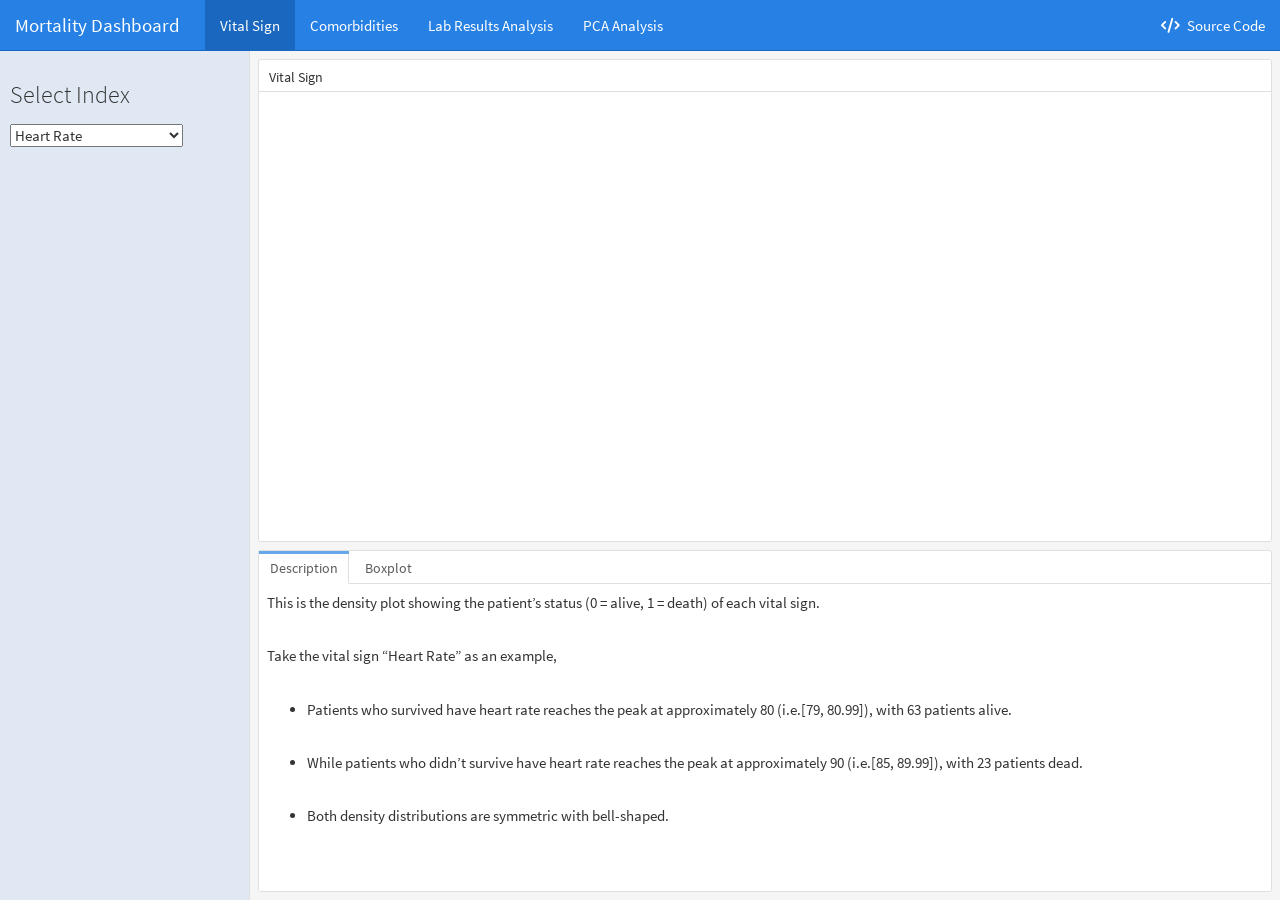
<file: Rshiny.html>
<!DOCTYPE html>
<html xmlns="http://www.w3.org/1999/xhtml">
<head>

<meta charset="utf-8">
<meta http-equiv="Content-Type" content="text/html; charset=utf-8" />
<meta name="generator" content="pandoc" />



<title>Mortality Dashboard</title>

<meta property="og:title" content="Mortality Dashboard" />

<meta name='viewport' content='width=device-width, initial-scale=1.0, maximum-scale=1.0, user-scalable=no' />

<link rel="icon" href="data:image/x-icon;" type="image/x-icon">


<script type="text/javascript">
window.FlexDashboardComponents = [];
</script>

<script id="flexdashboard-navbar" type="application/json">
[{"title":"Source Code","icon":"fa-code","href":"source_embed","align":"right"}]
</script>
<script src="site_libs/header-attrs-2.24/header-attrs.js"></script>
<script src="site_libs/jquery-3.6.0/jquery-3.6.0.min.js"></script>
<meta name="viewport" content="width=device-width, initial-scale=1" />
<link href="site_libs/bootstrap-3.3.5/css/cosmo.min.css" rel="stylesheet" />
<script src="site_libs/bootstrap-3.3.5/js/bootstrap.min.js"></script>
<script src="site_libs/bootstrap-3.3.5/shim/html5shiv.min.js"></script>
<script src="site_libs/bootstrap-3.3.5/shim/respond.min.js"></script>
<style>h1 {font-size: 34px;}
       h1.title {font-size: 38px;}
       h2 {font-size: 30px;}
       h3 {font-size: 24px;}
       h4 {font-size: 18px;}
       h5 {font-size: 16px;}
       h6 {font-size: 12px;}
       code {color: inherit; background-color: rgba(0, 0, 0, 0.04);}
       pre:not([class]) { background-color: white }</style>
<script src="site_libs/stickytableheaders-0.1.19/jquery.stickytableheaders.min.js"></script>
<link href="site_libs/font-awesome-6.4.2/css/all.min.css" rel="stylesheet" />
<link href="site_libs/font-awesome-6.4.2/css/v4-shims.min.css" rel="stylesheet" />
<link href="site_libs/value-box-accent-static-0.6.2/theme-cosmo-value-box.css" rel="stylesheet" />
<link href="site_libs/featherlight-1.3.5/featherlight.min.css" rel="stylesheet" />
<script src="site_libs/featherlight-1.3.5/featherlight.min.js"></script>
<link href="site_libs/prism-1.4.1/prism.css" rel="stylesheet" />
<script src="site_libs/prism-1.4.1/prism.js"></script>
<link href="site_libs/flexdashboard-css-0.6.2/flexdashboard.min.css" rel="stylesheet" />
<link href="site_libs/flexdashboard-css-0.6.2/theme-cosmo.css" rel="stylesheet" />
<link href="site_libs/selectize-0.12.4/css/selectize.bootstrap3.css" rel="stylesheet" />
<script src="site_libs/selectize-0.12.4/js/selectize.min.js"></script>
<script src="site_libs/selectize-0.12.4/accessibility/js/selectize-plugin-a11y.min.js"></script>
<script src="site_libs/htmlwidgets-1.6.2/htmlwidgets.js"></script>
<script src="site_libs/plotly-binding-4.10.3/plotly.js"></script>
<style type="text/css">
/*
  CSS for flexdashboard.js' use of Sly(). The sizing/position of this CSS needs to be
  applied _before_ flexdashboard.js initializes, which is why this CSS has been pulled
  out from flexdashboard.scss and inlined in the document's head.
*/

.storyboard-nav button {
  background: transparent;
  border: 0;
  opacity: .3;
  outline: none;
  padding: 0;
}

.storyboard-nav button:hover,
.storyboard-nav button:hover {
  opacity: .5;
}

.storyboard-nav button:disabled,
.storyboard-nav button:disabled {
  opacity: .1;
}

.storyboard-nav .sbnext,
.storyboard-nav .sbprev {
  float: left;
  width: 2%;
  height: 120px;
}

.storyboard-nav .sbprev {
  text-align: left;
  width: 2%;
}

.storyboard-nav .sbnext {
  float: right;
  text-align: right;
  margin-right: 8px;
}

.storyboard-nav .sbframelist {
  margin: 0 auto;
  width: 94%;
  height: 120px;
  overflow: hidden;
  text-shadow: none;
  margin-bottom: 8px;
}

.storyboard-nav .sbframelist ul {
  list-style: none;
  margin: 0;
  padding: 0;
  height: 100%;
}

.storyboard-nav .sbframelist ul li {
  float: left;
  width: 270px;
  height: 100%;
  padding: 10px 10px 10px 10px;
  margin-right: 8px;
  text-align: left;
  cursor: pointer;
}

.storyboard-nav .sbframelist ul li:last-child {
  margin-right: 0px;
}

.sbframe-commentary {
  width: 300px;
}

.sbframe-commentary ul {
  padding-left: 22px;
}

.sbframe.active {
  display: flex;
}

.sbframe:not(.active) {
  display: none;
}
@media only screen and (min-width: 768px) {
html, body {
  height: 100%;
}

#dashboard-container {
  height: 100%;
}
}
</style>



</head>

<body>

<div class="navbar navbar-inverse navbar-fixed-top" role="navigation">
<div class="container-fluid">
<div class="navbar-header">

<span class="navbar-logo pull-left">
  
</span>
<span class="navbar-brand">
  Mortality Dashboard
  <span class="navbar-author">
        </span>
</span>

<button id="navbar-button" type="button" class="navbar-toggle collapsed pull-right" data-toggle="collapse" data-bs-toggle="collapse" data-target="#navbar" data-bs-target="#navbar">
<span class="icon-bar"></span>
<span class="icon-bar"></span>
<span class="icon-bar"></span>
</button>

</div>
<div id="navbar" class="navbar-collapse collapse">
<ul class="nav navbar-nav navbar-left">
</ul>
<ul class="nav navbar-nav navbar-right">
</ul>
</div><!--/.nav-collapse-->
</div><!--/.container-->
</div><!--/.navbar-->

<script type="text/javascript">


var FlexDashboard = (function () {

  // initialize options
  var _options = {};

  var FlexDashboard = function() {

    // default options
    _options = $.extend(_options, {
      theme: "cosmo",
      fillPage: false,
      orientation: 'columns',
      storyboard: false,
      defaultFigWidth: 576,
      defaultFigHeight: 461,
      defaultFigWidthMobile: 360,
      defaultFigHeightMobile: 461,
      isMobile: false,
      isPortrait: false,
      resize_reload: true
    });
  };

  function init(options) {

    // extend default options
    $.extend(true, _options, options);

    // add ids to sections that don't have them (pandoc won't assign ids
    // to e.g. sections with titles consisting of only chinese characters)
    var nextId = 1;
    $('.level1:not([id]),.level2:not([id]),.level3:not([id])').each(function() {
      $(this).attr('id', 'dashboard-' + nextId++);
    });

    // find navbar items
    var navbarItems = $('#flexdashboard-navbar');
    if (navbarItems.length)
      navbarItems = JSON.parse(navbarItems.html());
    addNavbarItems(navbarItems);

    // find the main dashboard container
    var dashboardContainer = $('#dashboard-container');

    // resolve mobile classes
    resolveMobileClasses(dashboardContainer);

    // one time global initialization for components
    componentsInit(dashboardContainer);

    // look for a global sidebar
    var globalSidebar = dashboardContainer.find(".section.level1.sidebar");
    if (globalSidebar.length > 0) {

      // global layout for fullscreen displays
      if (!isMobilePhone()) {

         // hoist it up to the top level
         globalSidebar.insertBefore(dashboardContainer);

         // lay it out (set width/positions)
         layoutSidebar(globalSidebar, dashboardContainer);

      // tuck sidebar into first page for mobile phones
      } else {

        // convert it into a level3 section
        globalSidebar.removeClass('sidebar');
        globalSidebar.removeClass('level1');
        globalSidebar.addClass('level3');
        var h1 = globalSidebar.children('h1');
        var h3 = $('<h3></h3>');
        h3.append(h1.contents());
        h3.insertBefore(h1);
        h1.detach();

        // move it into the first page
        var page = dashboardContainer.find('.section.level1').first();
        if (page.length > 0)
          page.prepend(globalSidebar);
      }
    }

    // look for pages to layout
    var pages = $('div.section.level1');
    if (pages.length > 0) {

        // find the navbar and collapse on clicked
        var navbar = $('#navbar');
        navbar.on("click", "a[data-toggle!=dropdown]", null, function () {
           navbar.collapse('hide');
        });

        // envelop the dashboard container in a tab content div
        dashboardContainer.wrapInner('<div class="tab-content"></div>');

        pages.each(function(index) {

          // lay it out
          layoutDashboardPage($(this));

          // add it to the navbar
          addToNavbar($(this), index === 0);

        });

    } else {

      // remove the navbar and navbar button if we don't
      // have any navbuttons
      if (navbarItems.length === 0) {
        $('#navbar').remove();
        $('#navbar-button').remove();
      }

      // add the storyboard class if requested
      if (_options.storyboard)
        dashboardContainer.addClass('storyboard');

      // layout the entire page
      layoutDashboardPage(dashboardContainer);
    }

    // if we are in shiny we need to trigger a window resize event to
    // force correct layout of shiny-bound-output elements
    if (isShinyDoc())
      $(window).trigger('resize');

    // make main components visible
    $('.section.sidebar').css('visibility', 'visible');
    dashboardContainer.css('visibility', 'visible');

    // handle location hash
    handleLocationHash();

    // intialize prism highlighting
    initPrismHighlighting();

    // record mobile and orientation state then register a handler
    // to refresh if resize_reload is set to true and it changes
    _options.isMobile = isMobilePhone();
    _options.isPortrait = isPortrait();
    if (_options.resize_reload) {
      $(window).on('resize', function() {
        if (_options.isMobile !== isMobilePhone() ||
            _options.isPortrait !== isPortrait()) {
          window.location.reload();
        }
      });
    } else {
      // if in desktop mode and resizing to mobile, make sure the heights are 100%
      // This enforces what `fillpage.css` does for "wider" pages.
      // Since we are not reloading once the page becomes small, we need to force the height to 100%
      // This is a new situation introduced when `_options.resize_reload` is `false`
      if (! _options.isMobile) {
        // only add if `fillpage.css` was added in the first place
        if (_options.fillPage) {
          // fillpage.css
          $("html,body,#dashboard").css("height", "100%");
        }
      }
    }
    // trigger layoutcomplete event
    dashboardContainer.trigger('flexdashboard:layoutcomplete');
  }

  function resolveMobileClasses(dashboardContainer) {
     // add top level layout class
    dashboardContainer.addClass(isMobilePhone() ? 'mobile-layout' :
                                                  'desktop-layout');

    // look for .mobile sections and add .no-mobile to their peers
    var mobileSections = $('.section.mobile');
    mobileSections.each(function() {
       var id = $(this).attr('id');
       var nomobileId = id.replace(/-\d+$/, '');
       $('#' + nomobileId).addClass('no-mobile');
    });
  }

  function addNavbarItems(navbarItems) {

    var navbarLeft = $('ul.navbar-left');
    var navbarRight = $('ul.navbar-right');

    for (var i = 0; i<navbarItems.length; i++) {

      // get the item
      var item = navbarItems[i];

      // determine the container
      var container = null;
      if (item.align === "left")
        container = navbarLeft;
      else
        container = navbarRight;

      // navbar menu if we have multiple items
      if (item.items) {
        var menu = navbarMenu(null, item.icon, item.title, container);
        for (var j = 0; j<item.items.length; j++) {
          var subItem = item.items[j];
          var li = $('<li></li>');
          var a = navbarLink(subItem.icon, subItem.title, subItem.href, subItem.target);
          a.removeClass("nav-link").addClass("dropdown-item");
          li.append(a);
          menu.append(li);
        }
      } else {
        var li = $('<li class="nav-item"></li>');
        li.append(navbarLink(item.icon, item.title, item.href, item.target));
        container.append(li);
      }
    }
  }

  // create or get a reference to an existing dropdown menu
  function navbarMenu(id, icon, title, container) {
    var existingMenu = [];
    if (id)
      existingMenu = container.children('#' + id);
    if (existingMenu.length > 0) {
      return existingMenu.children('ul');
    } else {
      var li = $('<li class="nav-item"></li>');
      if (id)
        li.attr('id', id);
      li.addClass('dropdown');
      // auto add "Share" title on mobile if necessary
      if (!title && icon && (icon === "fa-share-alt") && isMobilePhone())
        title = "Share";
      if (title) {
        title = title + ' <span class="caret"></span>';
      }
      var a = navbarLink(icon, title, "#");
      a.addClass('dropdown-toggle');
      a.attr('data-toggle', 'dropdown');
      a.attr('data-bs-toggle', 'dropdown');
      a.attr('role', 'button');
      a.attr('aria-expanded', 'false');
      li.append(a);
      var ul = $('<ul class="dropdown-menu"></ul>');
      ul.attr('role', 'menu');
      li.append(ul);
      container.append(li);
      return ul;
    }
  }

  function addToNavbar(page, active) {

    // capture the id and data-icon attribute (if any)
    var id = page.attr('id');
    var icon = page.attr('data-icon');
    var navmenu = page.attr('data-navmenu');
    var navmenuIcon = page.attr('data-navmenu-icon');

    // get hidden state (transfer this to navbar)
    var hidden = page.hasClass('hidden');
    page.removeClass('hidden');

    // sanitize the id for use with bootstrap tabs
    id = id.replace(/[.\/?&!#<>]/g, '').replace(/\s/g, '_');
    page.attr('id', id);

    // get the wrapper
    var wrapper = page.closest('.dashboard-page-wrapper');

    // move the id to the wrapper
    page.removeAttr('id');
    wrapper.attr('id', id);

    // add the tab-pane class to the wrapper
    wrapper.addClass('tab-pane');

    // get a reference to the h1, discover its inner contens, then detach it
    var h1 = wrapper.find('h1').first();
    var title = h1.contents();
    h1.detach();

    // create a navbar item
    var li = $('<li></li>');
    var a = navbarLink(icon, title, '#' + id);
    a.attr('data-toggle', 'tab');
    a.attr('data-bs-toggle', 'tab');
    li.append(a);

    // add it to the navbar (or navbar menu if specified)
    var container = $('ul.navbar-left');
    if (navmenu) {
      var menuId = navmenu.replace(/\s+/g, '');
      var menu = navbarMenu(menuId, navmenuIcon, navmenu, container);
      li.find("> a").removeClass("nav-link").addClass("dropdown-item");
      menu.append(li);
    } else {
      li.addClass("nav-item")
      container.append(li);
    }

    // mark active tab and corresponding nav menu item
    if (active)
      $(a).tab("show");

    // hide it if requested
    if (hidden)
      li.addClass('hidden');
  }

  function navbarLink(icon, title, href, target) {

    var a = $('<a class="nav-link"></a>');
    if (icon) {

      // get the name of the icon set and icon
      var dashPos = icon.indexOf("-");
      var iconSet = null;
      var iconSplit = icon.split(" ");
      if (iconSplit.length > 1) {
        iconSet = iconSplit[0];
        icon = iconSplit.slice(1).join(" ");
      } else {
        iconSet = icon.substring(0, dashPos);
      }
      var iconName = icon.substring(dashPos + 1);

      // create the icon
      var iconElement = $('<span class="' + iconSet + ' ' + icon + '"></span>');
      if (title)
        iconElement.css('margin-right', '7px');
      a.append(iconElement);
      // if href is null see if we can auto-generate based on icon (e.g. social)
      if (!href)
        maybeGenerateLinkFromIcon(iconName, a);
    }
    if (title)
      a.append(title);

    // add the href.
    if (href) {
      if (href === "source_embed") {
        a.attr('href', '#');
        a.attr('data-featherlight', "#flexdashboard-source-code");
        a.featherlight({
            beforeOpen: function(event){
              $('body').addClass('unselectable');
            },
            afterClose: function(event){
              $('body').removeClass('unselectable');
            }
        });
      } else {
        a.attr('href', href);
      }
    }

    // add the arget
    if (target)
      a.attr('target', target);

    return a;
  }

  // auto generate a link from an icon name (e.g. twitter) when possible
  function maybeGenerateLinkFromIcon(iconName, a) {

     var serviceLinks = {
      "twitter": "https://twitter.com/share?text=" + encodeURIComponent(document.title) + "&url="+encodeURIComponent(location.href),
      "facebook": "https://www.facebook.com/sharer/sharer.php?u="+encodeURIComponent(location.href),
      "linkedin": "https://www.linkedin.com/shareArticle?mini=true&url="+encodeURIComponent(location.href) + "&title=" + encodeURIComponent(document.title),
      "pinterest": "https://pinterest.com/pin/create/link/?url="+encodeURIComponent(location.href) + "&description=" + encodeURIComponent(document.title)
    };

    var makeSocialLink = function(a, href) {
      a.attr('href', '#');
      a.on('click', function(e) {
        e.preventDefault();
        window.open(href);
      });
    };

    $.each(serviceLinks, function(key, value) {
      if (iconName.indexOf(key) !== -1)
        makeSocialLink(a, value);
    });
  }

  // layout a dashboard page
  function layoutDashboardPage(page) {

    // use a page wrapper so that free form content above the
    // dashboard appears at the top rather than the side (as it
    // would without the wrapper in a column orientation)
    var wrapper = $('<div class="dashboard-page-wrapper"></div>');
    page.wrap(wrapper);

    // if there are no level2 or level3 headers synthesize a level3
    // header to contain the (e.g. frame it, scroll container, etc.)
    var headers = page.find('h2,h3');
    if (headers.length === 0)
      page.wrapInner('<div class="section level3"></div>');

    // hoist up any content before level 2 or level 3 headers
    var children = page.children();
    children.each(function(index) {
      if ($(this).hasClass('level2') || $(this).hasClass('level3'))
        return false;
      $(this).insertBefore(page);
    });

    // determine orientation and fillPage behavior for distinct media
    var orientation, fillPage, storyboard;

    // media: mobile phone
    if (isMobilePhone()) {

      // if there is a sidebar we need to ensure it's content
      // is properly framed as an h3
      var sidebar = page.find('.section.sidebar');
      sidebar.removeClass('sidebar');
      sidebar.wrapInner('<div class="section level3"></div>');
      var h2 = sidebar.find('h2');
      var h3 = $('<h3></h3>');
      h3.append(h2.contents());
      h3.insertBefore(h2);
      h2.detach();

      // wipeout h2 elements then enclose them in a single h2
      var level2 = page.find('div.section.level2');
      level2.each(function() {
        level2.children('h2').remove();
        level2.children().unwrap();
      });
      page.wrapInner('<div class="section level2"></div>');

      // substitute mobile images
      if (isPortrait()) {
        var mobileFigures = $('img.mobile-figure');
        mobileFigures.each(function() {
          // get the src (might be base64 encoded)
          var src = $(this).attr('src');

          // find it's peer
          var id = $(this).attr('data-mobile-figure-id');
          var img = $('img[data-figure-id=' + id + "]");
          img.attr('src', src)
             .attr('width', _options.defaultFigWidthMobile)
             .attr('height', _options.defaultFigHeightMobile);
        });
      }

      // hoist storyboard commentary into it's own section
      if (page.hasClass('storyboard')) {
        var commentaryHR = page.find('div.section.level3 hr');
        commentaryHR.each(function() {
          var commentary = $(this).nextAll().detach();
          var commentarySection = $('<div class="section level3"></div>');
          commentarySection.append(commentary);
          commentarySection.insertAfter($(this).closest('div.section.level3'));
          $(this).remove();
        });
      }

      // force a non full screen layout by columns
      orientation = _options.orientation = 'columns';
      fillPage = _options.fillPage = false;
      storyboard = _options.storyboard = false;

    // media: desktop
    } else {

      // determine orientation
      orientation = page.attr('data-orientation');
      if (orientation !== 'rows' && orientation != 'columns')
        orientation = _options.orientation;

      // determine storyboard mode
      storyboard = page.hasClass('storyboard');

      // fillPage based on options (force for storyboard)
      fillPage = _options.fillPage || storyboard;

      // handle sidebar
      var sidebar = page.find('.section.level2.sidebar');
      if (sidebar.length > 0)
        layoutSidebar(sidebar, page);
    }

    // give it and it's parent divs height: 100% if we are in fillPage mode
    if (fillPage) {
      page.addClass('vertical-layout-fill');
      page.css('height', '100%');
      page.parents('div').css('height', '100%');
    } else {
      page.addClass('vertical-layout-scroll');
    }

    // perform the layout
    if (storyboard)
      layoutPageAsStoryboard(page);
    else if (orientation === 'rows')
      layoutPageByRows(page, fillPage);
    else if (orientation === 'columns')
      layoutPageByColumns(page, fillPage);
  }

  function layoutSidebar(sidebar, content) {

    // get it out of the header hierarchy
    sidebar = sidebar.first();
    if (sidebar.hasClass('level1')) {
      sidebar.removeClass('level1');
      sidebar.children('h1').remove();
    } else if (sidebar.hasClass('level2')) {
      sidebar.removeClass('level2');
      sidebar.children('h2').remove();
    }

    // determine width
    var sidebarWidth = isTablet() ? 220 : 250;
    var dataWidth = parseInt(sidebar.attr('data-width'));
    if (dataWidth)
      sidebarWidth = dataWidth;

    // set the width and shift the page right to accomodate the sidebar
    sidebar.css('width', sidebarWidth + 'px');
    content.css('padding-left', sidebarWidth + 'px');

    // wrap it's contents in a form
    sidebar.wrapInner($('<form></form>'));
  }

  function layoutPageAsStoryboard(page) {

    // create storyboard navigation
    var nav = $('<div class="storyboard-nav"></div>');

    // add navigation buttons
    var prev = $('<button class="sbprev"><i class="fa fa-angle-left"></i></button>');
    nav.append(prev);
    var next= $('<button class="sbnext"><i class="fa fa-angle-right"></i></button>');
    nav.append(next);

    // add navigation frame
    var frameList = $('<div class="sbframelist"></div>');
    nav.append(frameList);
    var ul = $('<ul></ul>');
    frameList.append(ul);

     // find all the level3 sections (those are the storyboard frames)
    var frames = page.find('div.section.level3');
    frames.each(function() {

      // mark it
      $(this).addClass('sbframe');

      // divide it into chart content and (optional) commentary
      $(this).addClass('dashboard-column-orientation');

      // stuff the chart into it's own div w/ flex
      $(this).wrapInner('<div class="sbframe-component"></div>');
      setFlex($(this), 1);
      var frame = $(this).children('.sbframe-component');

      // extract the title from the h3
      var li = $('<li></li>');
      var h3 = frame.children('h3');
      li.append(h3.contents());
      h3.detach();
      ul.append(li);

      // extract commentary
      var hr = frame.children('hr');
      if (hr.length) {
        var commentary = hr.nextAll().detach();
        hr.remove();
        var commentaryFrame = $('<div class="sbframe-commentary"></div>');
        commentaryFrame.addClass('flowing-content-shim');
        commentaryFrame.addClass('flowing-content-container');
        commentaryFrame.append(commentary);
        $(this).append(commentaryFrame);

        // look for a data-commentary-width attribute
        var commentaryWidth = $(this).attr('data-commentary-width');
        if (commentaryWidth)
          commentaryFrame.css('width', commentaryWidth + 'px');
      }

      // layout the chart (force flex)
      var result = layoutChart(frame, true);

      // ice the notes if there are none
      if (!result.notes)
        frame.find('.chart-notes').remove();

      // set flex on chart
      setFlex(frame, 1);
    });

    // create a div to hold all the frames
    var frameContent = $('<div class="sbframe-content"></div>');
    frameContent.addClass('dashboard-row-orientation');
    frameContent.append(frames.detach());

    // row orientation to stack nav and frame content
    page.addClass('dashboard-row-orientation');
    page.append(nav);
    page.append(frameContent);
    setFlex(frameContent, 1);

    // initialize sly
    var sly = new Sly(frameList, {
    		horizontal: true,
    		itemNav: 'basic',
    		smart: true,
    		activateOn: 'click',
    		startAt: 0,
    		scrollBy: 1,
    		activatePageOn: 'click',
    		speed: 200,
    		moveBy: 600,
    		dragHandle: true,
    		dynamicHandle: true,
    		clickBar: true,
    		keyboardNavBy: 'items',
    		next: next,
    		prev: prev
    	}).init();

    // make first frame active
    frames.removeClass('active');
    frames.first().addClass('active');

    // subscribe to frame changed events
    sly.on('active', function (eventName, itemIndex) {
      frames.removeClass('active');
      frames.eq(itemIndex).addClass('active')
                          .trigger('shown');
    });
  }

  function layoutPageByRows(page, fillPage) {

    // row orientation
    page.addClass('dashboard-row-orientation');

    // find all the level2 sections (those are the rows)
    var rows = page.find('div.section.level2');

    // if there are no level2 sections then treat the
    // entire page as if it's a level 2 section
    if (rows.length === 0) {
      page.wrapInner('<div class="section level2"></div>');
      rows = page.find('div.section.level2');
    }

    rows.each(function () {

      // flags
      var haveNotes = false;
      var haveFlexHeight = true;

      // remove the h2
      $(this).children('h2').remove();

      // check for a tabset
      var isTabset = $(this).hasClass('tabset');
      if (isTabset)
        layoutTabset($(this));

      // give it row layout semantics if it's not a tabset
      if (!isTabset)
        $(this).addClass('dashboard-row');

      // find all of the level 3 subheads
      var columns = $(this).find('div.section.level3');

      // determine figureSizes sizes
      var figureSizes = chartFigureSizes(columns);

      // fixup the columns
      columns.each(function(index) {

        // layout the chart (force flex if we are in a tabset)
        var result = layoutChart($(this), isTabset);

        // update flexHeight state
        if (!result.flex)
          haveFlexHeight = false;

        // update state
        if (result.notes)
          haveNotes = true;

        // set the column flex based on the figure width
        // (value boxes will just get the default figure width)
        var chartWidth = figureSizes[index].width;
        setFlex($(this), chartWidth + ' ' + chartWidth + ' 0px');

      });

      // remove empty chart note divs
      if (isTabset)
        $(this).find('.chart-notes').filter(function() {
            return $(this).html() === "&nbsp;";
        }).remove();
      if (!haveNotes)
        $(this).find('.chart-notes').remove();

       // make it a flexbox row
      if (haveFlexHeight)
        $(this).addClass('dashboard-row-flex');

      // now we can set the height on all the wrappers (based on maximum
      // figure height + room for title and notes, or data-height on the
      // container if specified). However, don't do this if there is
      // no flex on any of the constituent columns
      var flexHeight = null;
      var dataHeight = parseInt($(this).attr('data-height'));
      if (dataHeight)
        flexHeight = adjustedHeight(dataHeight, columns.first());
      else if (haveFlexHeight)
        flexHeight = maxChartHeight(figureSizes, columns);
      if (flexHeight) {
        if (fillPage)
          setFlex($(this), flexHeight + ' ' + flexHeight + ' 0px');
        else {
          $(this).css('height', flexHeight + 'px');
          setFlex($(this), '0 0 ' + flexHeight + 'px');
        }
      }

    });
  }

  function layoutPageByColumns(page, fillPage) {

    // column orientation
    page.addClass('dashboard-column-orientation');

    // find all the level2 sections (those are the columns)
    var columns = page.find('div.section.level2');

    // if there are no level2 sections then treat the
    // entire page as if it's a level 2 section
    if (columns.length === 0) {
      page.wrapInner('<div class="section level2"></div>');
      columns = page.find('div.section.level2');
    }

    // layout each column
    columns.each(function (index) {

      // remove the h2
      $(this).children('h2').remove();

      // make it a flexbox column
      $(this).addClass('dashboard-column');

      // check for a tabset
      var isTabset = $(this).hasClass('tabset');
      if (isTabset)
        layoutTabset($(this));

      // find all the h3 elements
      var rows = $(this).find('div.section.level3');

      // get the figure sizes for the rows
      var figureSizes = chartFigureSizes(rows);

      // column flex is the max row width (or data-width if specified)
      var flexWidth;
      var dataWidth = parseInt($(this).attr('data-width'));
      if (dataWidth)
        flexWidth = dataWidth;
      else
        flexWidth = maxChartWidth(figureSizes);
      setFlex($(this), flexWidth + ' ' + flexWidth + ' 0px');

      // layout each chart
      rows.each(function(index) {

        // perform the layout
        var result = layoutChart($(this), false);

        // ice the notes if there are none
        if (!result.notes)
          $(this).find('.chart-notes').remove();

        // set flex height based on figHeight, then adjust
        if (result.flex) {
          var chartHeight = figureSizes[index].height;
          chartHeight = adjustedHeight(chartHeight, $(this));
          if (fillPage)
            setFlex($(this), chartHeight + ' ' + chartHeight + ' 0px');
          else {
            $(this).css('height', chartHeight + 'px');
            setFlex($(this), chartHeight + ' ' + chartHeight + ' ' + chartHeight + 'px');
          }
        }
      });
    });
  }

  function chartFigureSizes(charts) {

    // sizes
    var figureSizes = new Array(charts.length);

    // check each chart
    charts.each(function(index) {

      // start with default
      figureSizes[index] = {
        width: _options.defaultFigWidth,
        height: _options.defaultFigHeight
      };

      // look for data-height or data-width then knit options
      var dataWidth = parseInt($(this).attr('data-width'));
      var dataHeight = parseInt($(this).attr('data-height'));
      var knitrOptions = $(this).find('.knitr-options:first');
      var knitrWidth, knitrHeight;
      if (knitrOptions) {
        knitrWidth = parseInt(knitrOptions.attr('data-fig-width'));
        knitrHeight =  parseInt(knitrOptions.attr('data-fig-height'));
      }

      // width
      if (dataWidth)
        figureSizes[index].width = dataWidth;
      else if (knitrWidth)
        figureSizes[index].width = knitrWidth;

      // height
      if (dataHeight)
        figureSizes[index].height = dataHeight;
      else if (knitrHeight)
        figureSizes[index].height = knitrHeight;
    });

    // return sizes
    return figureSizes;
  }

  function maxChartHeight(figureSizes, charts) {

    // first compute the maximum height
    var maxHeight = _options.defaultFigHeight;
    for (var i = 0; i<figureSizes.length; i++)
      if (figureSizes[i].height > maxHeight)
        maxHeight = figureSizes[i].height;

    // now add offests for chart title and chart notes
    if (charts.length)
      maxHeight = adjustedHeight(maxHeight, charts.first());

    return maxHeight;
  }

  function adjustedHeight(height, chart) {
    if (chart.length > 0) {
      var chartTitle = chart.find('.chart-title');
      if (chartTitle.length)
        height += chartTitle.first().outerHeight();
      var chartNotes = chart.find('.chart-notes');
      if (chartNotes.length)
        height += chartNotes.first().outerHeight();
    }
    return height;
  }

  function maxChartWidth(figureSizes) {
    var maxWidth = _options.defaultFigWidth;
    for (var i = 0; i<figureSizes.length; i++)
      if (figureSizes[i].width > maxWidth)
        maxWidth = figureSizes[i].width;
    return maxWidth;
  }

  // layout a chart
  function layoutChart(chart, forceFlex) {

    // state to return
    var result = {
      notes: false,
      flex: false
    };

    // extract the title
    var title = extractTitle(chart);

    // find components that apply to this container
    var components = componentsFind(chart);

    // if it's a custom component then call it and return
    var customComponents = componentsCustom(components);
    if (customComponents.length) {
      componentsLayout(customComponents, title, chart);
      result.notes = false;
      result.flex = forceFlex || componentsFlex(customComponents);
      return result;
    }

    // put all the content in a chart wrapper div
    chart.addClass('chart-wrapper');
    chart.wrapInner('<div class="chart-stage"></div>');
    var chartContent = chart.children('.chart-stage');

    // flex the content if appropriate
    result.flex = forceFlex || componentsFlex(components);
    if (result.flex) {
      // add flex classes
      chart.addClass('chart-wrapper-flex');
      chartContent.addClass('chart-stage-flex');

      // additional shim to break out of flexbox sizing
      chartContent.wrapInner('<div class="chart-shim"></div>');
      chartContent = chartContent.children('.chart-shim');
    }

    // set custom data-padding attribute
    var pad = chart.attr('data-padding');
    if (pad) {
      if (pad === "0")
        chart.addClass('no-padding');
      else {
        pad = pad + 'px';
        chartContent.css('left', pad)
                    .css('top', pad)
                    .css('right', pad)
                    .css('bottom', pad)
      }
    }

    // call compoents
    componentsLayout(components, title, chartContent);

    // also activate components on shiny output
    findShinyOutput(chartContent).on('shiny:value',
      function(event) {
        var element = $(event.target);
        setTimeout(function() {

          // see if we opted out of flex based on our output (for shiny
          // we can't tell what type of output we have until after the
          // value is bound)
          var components = componentsFind(element);
          var flex = forceFlex || componentsFlex(components);
          if (!flex) {
            chart.css('height', "");
            setFlex(chart, "");
            chart.removeClass('chart-wrapper-flex');
            chartContent.removeClass('chart-stage-flex');
            chartContent.children().unwrap();
          }

          // perform layout
          componentsLayout(components, title, element.parent());
        }, 10);
      });

    // add the title
    var chartTitle = $('<div class="chart-title"></div>');
    chartTitle.append(title);
    chart.prepend(chartTitle);

    // add the notes section
    var chartNotes = $('<div class="chart-notes"></div>');
    chartNotes.html('&nbsp;');
    chart.append(chartNotes);

    // attempt to extract notes if we have a component
    if (components.length)
      result.notes = extractChartNotes(chartContent, chartNotes);

    // return result
    return result;
  }

  // build a tabset from a section div with the .tabset class
  function layoutTabset(tabset) {

    // check for fade option
    var fade = tabset.hasClass("tabset-fade");
    var pills = tabset.hasClass("tabset-pills");
    var navClass = pills ? "nav-pills" : "nav-tabs";

    // determine the heading level of the tabset and tabs
    var match = tabset.attr('class').match(/level(\d) /);
    if (match === null)
      return;
    var tabsetLevel = Number(match[1]);
    var tabLevel = tabsetLevel + 1;

    // find all subheadings immediately below
    var tabs = tabset.find("div.section.level" + tabLevel);
    if (!tabs.length)
      return;

    // create tablist and tab-content elements
    var tabList = $('<ul class="nav ' + navClass + '" role="tablist"></ul>');
    $(tabs[0]).before(tabList);
    var tabContent = $('<div class="tab-content"></div>');
    $(tabs[0]).before(tabContent);

    // build the tabset
    var activeTab = 0;
    tabs.each(function(i) {

      // get the tab div
      var tab = $(tabs[i]);

      // get the id then sanitize it for use with bootstrap tabs
      var id = tab.attr('id');

      // see if this is marked as the active tab
      if (tab.hasClass('active'))
        activeTab = i;

      // sanitize the id for use with bootstrap tabs
      id = id.replace(/[.\/?&!#<>]/g, '').replace(/\s/g, '_');
      tab.attr('id', id);

      // get the heading element within it and grab it's text
      var heading = tab.find('h' + tabLevel + ':first');
      var headingDom = heading.contents();

      // build and append the tab list item
      var a = $('<a role="tab" data-toggle="tab" data-bs-toggle="tab" class="nav-link"></a>');
      a.append(headingDom);
      a.attr('href', '#' + id);
      a.attr('aria-controls', id);
      var li = $('<li role="presentation" class="nav-item"></li>');
      li.append(a);
      tabList.append(li);

      // set it's attributes
      tab.attr('role', 'tabpanel');
      tab.addClass('tab-pane');
      tab.addClass('tabbed-pane');
      tab.addClass('no-title');
      if (fade)
        tab.addClass('fade');

      // move it into the tab content div
      tab.detach().appendTo(tabContent);
    });

    // set active tab
    $(tabList.children()[activeTab]).tab("show");
    var active = $(tabContent.children('div.section')[activeTab]);
    active.addClass('active');
    if (fade)
      active.addClass('in');

    // add nav-tabs-custom
    tabset.addClass('nav-tabs-custom');

    // internal layout is dashboard-column with tab-content flexing
    tabset.addClass('dashboard-column');
    setFlex(tabContent, 1);
  }

  // one time global initialization for components
  function componentsInit(dashboardContainer) {
    for (var i=0; i<window.FlexDashboardComponents.length; i++) {
      var component = window.FlexDashboardComponents[i];
      if (component.init)
        component.init(dashboardContainer);
    }
  }

  // find components that apply within a container
  function componentsFind(container) {

    // look for components
    var components = [];
    for (var i=0; i<window.FlexDashboardComponents.length; i++) {
      var component = window.FlexDashboardComponents[i];
      if (component.find(container).length)
        components.push(component);
    }

    // if there were none then use a special flowing content component
    // that just adds a scrollbar in fillPage mode
    if (components.length == 0) {
      components.push({
        find: function(container) {
          return container;
        },

        flex: function(fillPage) {
          return fillPage;
        },

        layout: function(title, container, element, fillPage) {
          if (fillPage) {
            container.addClass('flowing-content-shim');
            container.addClass('flowing-content-container');
          }
        }
      });
    }

    return components;
  }

  // if there is a custom component then pick it out
  function componentsCustom(components) {
    var customComponent = [];
    for (var i=0; i<components.length; i++)
      if (components[i].type === "custom") {
        customComponent.push(components[i]);
        break;
      }
    return customComponent;
  }

  // query all components for flex
  function componentsFlex(components) {

    // no components at all means no flex
    if (components.length === 0)
      return false;

    // otherwise query components (assume true unless we see false)
    var isMobile = isMobilePhone();
    for (var i=0; i<components.length; i++)
      if (components[i].flex && !components[i].flex(_options.fillPage))
        return false;
    return true;
  }

  // layout all components
  function componentsLayout(components, title, container) {
    var isMobile = isMobilePhone();
    for (var i=0; i<components.length; i++) {
      var element = components[i].find(container);
      if (components[i].layout) {
        // call layout (don't call other components if it returns false)
        var result = components[i].layout(title, container, element, _options.fillPage);
        if (result === false)
          return;
      }
    }
  }

  // get a reference to the h3, discover it's inner html, and remove it
  function extractTitle(container) {
    var h3 = container.children('h3').first();
    var title = '';
    if (!container.hasClass('no-title'))
      title = h3.contents();
    h3.detach();
    return title;
  }

  // extract chart notes
  function extractChartNotes(chartContent, chartNotes) {
    // look for a terminating blockquote or image caption
    var blockquote = chartContent.children('blockquote:last-child');
    var caption = chartContent.children('div.image-container')
                              .children('p.caption');
    if (blockquote.length) {
      chartNotes.empty().append(blockquote.children('p:first-child').contents());
      blockquote.remove();
      return true;
    } else if (caption.length) {
      chartNotes.empty().append(caption.contents());
      caption.remove();
      return true;
    } else {
      return false;
    }
  }

  function findShinyOutput(chartContent) {
    return chartContent.find('.shiny-text-output, .shiny-html-output');
  }

  // safely detect rendering on a mobile phone
  function isMobilePhone() {
    try
    {
      return ! window.matchMedia("only screen and (min-width: 768px)").matches;
    }
    catch(e) {
      return false;
    }
  }

  function isFillPage() {
    return _options.fillPage;
  }

  // detect portrait mode
  function isPortrait() {
    return ($(window).width() < $(window).height());
  }

  // safely detect rendering on a tablet
  function isTablet() {
    try
    {
      return window.matchMedia("only screen and (min-width: 769px) and (max-width: 992px)").matches;
    }
    catch(e) {
      return false;
    }
  }

  // test whether this is a shiny doc
  function isShinyDoc() {
    return (typeof(window.Shiny) !== "undefined" && !!window.Shiny.outputBindings);
  }

  // set flex using vendor specific prefixes
  function setFlex(el, flex) {
    el.css('-webkit-box-flex', flex)
      .css('-webkit-flex', flex)
      .css('-ms-flex', flex)
      .css('flex', flex);
  }

  // support bookmarking of pages
  function handleLocationHash() {

    // restore tab/page from bookmark
    var hash = window.decodeURIComponent(window.location.hash);
    if (hash.length > 0) {
      // Update the tab without .showPage() so that we don't change page history
      $('ul.nav a[href="' + hash + '"]').tab('show');
    }

    // navigate to a tab when the history changes
    window.addEventListener("popstate", function(e) {
      var hash = window.decodeURIComponent(window.location.hash);
      var activeTab = $('ul.nav a[href="' + hash + '"]');
      if (activeTab.length) {
        activeTab.tab('show');
      } else {
        // returning to the base page URL without a hash activates first tab
        $('ul.nav a:first').tab('show');
      }
    });

    // add a hash to the URL when the user clicks on a tab/page
    $('.navbar-nav a[data-toggle="tab"]').on('click', function(e) {
      var baseUrl = FlexDashboardUtils.urlWithoutHash(window.location.href);
      var hash = FlexDashboardUtils.urlHash($(this).attr('href'));
      var href = baseUrl + hash;
      FlexDashboardUtils.setLocation(href);
    });

    // handle clicks of other links that should activate pages
    var navPages = $('ul.navbar-nav li a[data-toggle=tab]');
    navPages.each(function() {
      var href =  $(this).attr('href');
      var links = $('a[href="' + href + '"][data-toggle!=tab]');
      links.each(function() {
        $(this).on('click', function(e) {
          window.FlexDashboardUtils.showPage(href);
        });
      });
    });
  }

  // tweak Prism highlighting
  function initPrismHighlighting() {

    if (window.Prism) {
      Prism.languages.insertBefore('r', 'comment', {
        'heading': [
          {
            // title 1
        	  // =======

        	  // title 2
        	  // -------
        	  pattern: /\w+.*(?:\r?\n|\r)(?:====+|----+)/,
            alias: 'operator'
          },
          {
            // ### title 3
            pattern: /(^\s*)###[^#].+/m,
            lookbehind: true,
            alias: 'operator'
          }
        ]
      });

      // prism highlight
      Prism.highlightAll();
    }
  }

  FlexDashboard.prototype = {
    constructor: FlexDashboard,
    init: init,
    isMobilePhone: isMobilePhone,
    isFillPage: isFillPage
  };

  return FlexDashboard;

})();

// utils
window.FlexDashboardUtils = {
  resizableImage: function(img) {
    var src = img.attr('src');
    var url = 'url("' + src + '")';
    img.parent().css('background', url)
                .css('background-size', 'contain')
                .css('background-repeat', 'no-repeat')
                .css('background-position', 'center')
                .addClass('image-container');
  },
  setLocation: function(href) {
    if (history && history.pushState) {
      history.pushState(null, null, href);
    } else {
      window.location.replace(href);
    }
    setTimeout(function() {
        window.scrollTo(0, 0);
    }, 10);
  },
  showPage: function(href) {
    $('ul.navbar-nav li a[href="' + href + '"]').tab('show');
    var baseUrl = this.urlWithoutHash(window.location.href);
    var loc = baseUrl + href;
    this.setLocation(loc);
  },
  showLinkedValue: function(href) {
    // check for a page link
    if ($('ul.navbar-nav li a[data-toggle=tab][href="' + href + '"]').length > 0)
      this.showPage(href);
    else
      window.open(href);
  },
  urlWithoutHash: function(url) {
    var hashLoc = url.indexOf('#');
    if (hashLoc != -1)
      return url.substring(0, hashLoc);
    else
      return url;
  },
  urlHash: function(url) {
    var hashLoc = url.indexOf('#');
    if (hashLoc != -1)
      return url.substring(hashLoc);
    else
      return "";
  }
};

window.FlexDashboard = new FlexDashboard();

// empty content
window.FlexDashboardComponents.push({
  find: function(container) {
    if (container.find('p').length == 0)
      return container;
    else
      return $();
  }
})

// plot image
window.FlexDashboardComponents.push({

  find: function(container) {
    return container.children('p')
                    .children('img:only-child');
  },

  layout: function(title, container, element, fillPage) {
    FlexDashboardUtils.resizableImage(element);
  }
});

// plot image (figure style)
window.FlexDashboardComponents.push({

  find: function(container) {
    return container.children('div.figure').children('img');
  },

  layout: function(title, container, element, fillPage) {
    FlexDashboardUtils.resizableImage(element);
  }
});

// htmlwidget
window.FlexDashboardComponents.push({

  init: function(dashboardContainer) {
    // trigger "shown" after initial layout to force static htmlwidgets
    // in runtime: shiny to be resized after the dom has been transformed
    dashboardContainer.on('flexdashboard:layoutcomplete', function(event) {
      setTimeout(function() {
        dashboardContainer.trigger('shown');
      }, 200);
    });
  },

  find: function(container) {
    return container.children('div[id^="htmlwidget-"],div.html-widget');
  }
});

// gauge
window.FlexDashboardComponents.push({

  find: function(container) {
    return container.children('div.html-widget.gauge');
  },

  flex: function(fillPage) {
    return false;
  },

  layout: function(title, container, element, fillPage) {


  }

});

// shiny output
window.FlexDashboardComponents.push({
  find: function(container) {
    return container.children('div[class^="shiny-"]');
  }
});

// bootstrap table
window.FlexDashboardComponents.push({

  find: function(container) {
    var bsTable = container.find('table.table');
    if (bsTable.length !== 0)
      return bsTable;
    else
      return container.find('tr.header').parent('thead').parent('table');
  },

  flex: function(fillPage) {
    return fillPage;
  },

  layout: function(title, container, element, fillPage) {

    // alias variables
    var bsTable = element;

    // fixup xtable generated tables with a proper thead
    var headerRow = bsTable.find('tbody > tr:first-child > th').parent();
    if (headerRow.length > 0) {
      var thead = $('<thead></thead>');
      bsTable.prepend(thead);
      headerRow.detach().appendTo(thead);
    }

    // improve appearance
    container.addClass('bootstrap-table');

    // for fill page provide scrolling w/ sticky headers
    if (fillPage) {
      // force scrollbar on overflow
      container.addClass('flowing-content-shim');

      // stable table headers when scrolling
      bsTable.stickyTableHeaders({
        scrollableArea: container
      });
    }
  }
});

// embedded shiny app
window.FlexDashboardComponents.push({

  find: function(container) {
    return container.find('iframe.shiny-frame');
  },

  flex: function(fillPage) {
    return fillPage;
  },

  layout: function(title, container, element, fillPage) {
    if (fillPage) {
      element.attr('height', '100%');
    } else {
      // provide default height if necessary
      var height = element.get(0).style.height;
      if (!height)
        height = element.attr('height');
      if (!height)
        element.attr('height', 500);
    }
  }
});

// shiny fillRow or fillCol
window.FlexDashboardComponents.push({

  find: function(container) {
    return container.find('.flexfill-container');
  },

  flex: function(fillPage) {
    return fillPage;
  },

  layout: function(title, container, element, fillPage) {
    if (fillPage)
      element.css('height', '100%');
    else {
      // provide default height if necessary
      var height = element.get(0).style.height;
      if (height === "100%" || height === "auto" || height === "initial" ||
          height === "inherit" || !height) {
        element.css('height', 500);
      }
    }
  }
});

// valueBox
window.FlexDashboardComponents.push({

  type: "custom",

  find: function(container) {
    if (container.find('span.value-output, .shiny-valuebox-output').length)
      return container;
    else
      return $();
  },

  flex: function(fillPage) {
    return false;
  },

  layout: function(title, container, element, fillPage) {

    // alias variables
    var chartTitle = title;
    var valueBox = element;

    // add value-box class to container
    container.addClass('value-box');

    // value paragraph
    var value = $('<p class="value"></p>');

    // if we have shiny-text-output then just move it in
    var valueOutputSpan = [];
    var shinyOutput = valueBox.find('.shiny-valuebox-output').detach();
    if (shinyOutput.length) {
      valueBox.children().remove();
      shinyOutput.html("&mdash;");
      value.append(shinyOutput);
    } else {
      // extract the value (remove leading vector index)
      var chartValue = valueBox.text().trim();
      chartValue = chartValue.replace("[1] ", "");
      valueOutputSpan = valueBox.find('span.value-output').detach();
      valueBox.children().remove();
      value.text(chartValue);
    }

    // caption
    var caption = $('<p class="caption"></p>');
    caption.append(chartTitle);

    // build inner div for value box and add it
    var inner = $('<div class="inner"></div>');
    inner.append(value);
    inner.append(caption);
    valueBox.append(inner);

    // add icon if specified
    var icon = $('<div class="icon"><i></i></div>');
    valueBox.append(icon);
    function setIcon(chartIcon) {
      var iconLib = "";
      var iconSplit = chartIcon.split(" ");
      if (iconSplit.length > 1) {
        iconLib = iconSplit[0];
        chartIcon = iconSplit.slice(1).join(" ");
      } else {
        var components = chartIcon.split("-");
        if (components.length > 1)
          iconLib = components[0];
      }
      icon.children('i').attr('class', iconLib + ' ' + chartIcon);
    }
    var chartIcon = valueBox.attr('data-icon');
    if (chartIcon)
      setIcon(chartIcon);

    // handle data attributes in valueOutputSpan
    function handleValueOutput(valueOutput) {

      // caption
      var dataCaption = valueOutput.attr('data-caption');
      if (dataCaption)
        caption.html(dataCaption);

      // icon
      var dataIcon = valueOutput.attr('data-icon');
      if (dataIcon)
        setIcon(dataIcon);

      // If valueBox(color=) was an accent color, this attr should
      // be populated with the accent color and the relevant CSS comes
      // in through HTML dependencies
      var dataColorAccent = valueOutput.attr('data-color-accent');
      var valueBoxClasses = "value-box-" + (["primary", "info", "danger", "warning", "success"].join(" value-box-"));
      if (dataColorAccent) {
        valueBox.removeClass(valueBoxClasses);
        valueBox.addClass('value-box-' + dataColorAccent);
      }

      // If valueBox(color=) was a CSS color, these other data-color-*
      // attrs will be populated
      var dataColor = valueOutput.attr('data-color');
      if (dataColor) {
        valueBox.removeClass(valueBoxClasses);
        valueBox.css('background-color', dataColor);
      }
      var dataColorText = valueOutput.attr('data-color-text');
      if (dataColorText) {
        valueBox.find(".inner").css('color', dataColorText);
      }
      var dataColorIcon = valueOutput.attr('data-color-icon');
      if (dataColorIcon) {
        valueBox.find(".icon").css('color', dataColorIcon);
      }

      // url
      var dataHref = valueOutput.attr('data-href');
      if (dataHref) {
        valueBox.addClass('linked-value');
        valueBox.off('click.value-box');
        valueBox.on('click.value-box', function(e) {
          window.FlexDashboardUtils.showLinkedValue(dataHref);
        });
      }
    }

    // check for a valueOutputSpan
    if (valueOutputSpan.length > 0) {
      handleValueOutput(valueOutputSpan);
    }

    // if we have a shinyOutput then bind a listener to handle
    // new valueOutputSpan values
    shinyOutput.on('shiny:value',
      function(event) {
        var element = $(event.target);
        setTimeout(function() {
          var valueOutputSpan = element.find('span.value-output');
          if (valueOutputSpan.length > 0)
            handleValueOutput(valueOutputSpan);
        }, 10);
      }
    );
  }
});
</script>

<div id="dashboard-container">

<div id="section-vital-sign" class="section level1">
<h1>Vital Sign</h1>
<div id="section-column" class="section level2 sidebar">
<h2 class="sidebar">Column</h2>
<div class="knitr-options" data-fig-width="576" data-fig-height="460">

</div>
<div class="form-group shiny-input-container">
<label class="control-label" id="vital_sign_index_x-label" for="vital_sign_index_x">
<h3>Select Index</h3>
</label>
<div>
<select id="vital_sign_index_x" class="shiny-input-select"><option value="heart_rate" selected>Heart Rate</option>
<option value="systolic_blood_pressure">Systolic Blood Pressure</option>
<option value="diastolic_blood_pressure">Diastolic Blood Pressure</option>
<option value="respiratory_rate">Respiratory Rate</option>
<option value="temperature">Temperature</option>
<option value="sp_o2">SpO2</option>
<option value="urine_output">Urine Output</option></select>
<script type="application/json" data-for="vital_sign_index_x" data-nonempty="">{"plugins":["selectize-plugin-a11y"]}</script>
</div>
</div>
</div>
<div id="section-row" class="section level2" data-height="650">
<h2>Row</h2>
<div id="section-vital-sign-1" class="section level3">
<h3>Vital Sign</h3>
<div class="knitr-options" data-fig-width="576" data-fig-height="460">

</div>
<div class="plotly html-widget html-widget-output shiny-report-size shiny-report-theme html-fill-item-overflow-hidden html-fill-item" id="outf19e4b424a0c0ae2" style="width:100%;height:400px;"></div>
</div>
</div>
<div id="section-row-1" class="section level2 tabset tabset-fade">
<h2 class="tabset tabset-fade">Row</h2>
<div id="section-description" class="section level3">
<h3>Description</h3>
<p>This is the density plot showing the patient’s status (0 = alive, 1 =
death) of each vital sign.</p>
 
<p>Take the vital sign “Heart Rate” as an example,</p>
 
<ul>
<li>Patients who survived have heart rate reaches the peak at
approximately 80 (i.e.[79, 80.99]), with 63 patients alive.</li>
</ul>
 
<ul>
<li>While patients who didn’t survive have heart rate reaches the peak
at approximately 90 (i.e.[85, 89.99]), with 23 patients dead.</li>
</ul>
 
<ul>
<li>Both density distributions are symmetric with bell-shaped.</li>
</ul>
</div>
<div id="section-boxplot" class="section level3">
<h3>Boxplot</h3>
<div class="knitr-options" data-fig-width="576" data-fig-height="460">

</div>
<div class="plotly html-widget html-widget-output shiny-report-size shiny-report-theme html-fill-item-overflow-hidden html-fill-item" id="outc2335657740c98e3" style="width:100%;height:400px;"></div>
</div>
</div>
</div>
<div id="section-comorbidities" class="section level1">
<h1>Comorbidities</h1>
<div id="section-column-1" class="section level2 sidebar">
<h2 class="sidebar">Column</h2>
<div class="knitr-options" data-fig-width="576" data-fig-height="460">

</div>
<div class="form-group shiny-input-container">
<label class="control-label" id="como_index_y-label" for="como_index_y">
<h3>Select Comorbidity</h3>
</label>
<div>
<select id="como_index_y" class="shiny-input-select"><option value="hypertensive" selected>Hypertensive</option>
<option value="atrialfibrillation">Atrialfibrillation</option>
<option value="chd_with_no_mi">CHD with no MI</option>
<option value="diabetes">Diabetes</option>
<option value="deficiencyanemias">Deficiencyanemias</option>
<option value="depression">Depression</option>
<option value="hyperlipemia">Hyperlipemia</option>
<option value="renal_failure">Renal Failure</option>
<option value="copd">COPD</option></select>
<script type="application/json" data-for="como_index_y" data-nonempty="">{"plugins":["selectize-plugin-a11y"]}</script>
</div>
</div>
</div>
<div id="section-row-2" class="section level2" data-height="650">
<h2>Row</h2>
<div id="section-comorbidities-1" class="section level3">
<h3>Comorbidities</h3>
<div class="knitr-options" data-fig-width="576" data-fig-height="460">

</div>
<div class="plotly html-widget html-widget-output shiny-report-size shiny-report-theme html-fill-item-overflow-hidden html-fill-item" id="outd1772bcb7ac837ff" style="width:100%;height:400px;"></div>
<div class="knitr-options" data-fig-width="576" data-fig-height="460">

</div>
</div>
</div>
<div id="section-row-3" class="section level2 tabset tabset-fade">
<h2 class="tabset tabset-fade">Row</h2>
<div id="section-description-1" class="section level3">
<h3>Description</h3>
<p>This is the stacked bar chart showing the patient’s status (0 =
alive, 1 = death) of each comorbities.</p>
 
<p>Take the comorbities “Hypertensive” as an example,</p>
 
<ul>
<li>Patients who alive have higher proportion (prop. = 0.7305801) to be
diagnosed as hypertensive compared to patients who didn’t survive (prop.
= 0.6352201) .</li>
</ul>
</div>
</div>
</div>
<div id="section-lab-results-analysis" class="section level1">
<h1>Lab Results Analysis</h1>
<div id="section-column-2" class="section level2 sidebar">
<h2 class="sidebar">Column</h2>
<div class="knitr-options" data-fig-width="576" data-fig-height="460">

</div>
<div class="form-group shiny-input-container">
<label class="control-label" id="index-label" for="index">
<h3>Select Index</h3>
</label>
<div>
<select id="index" class="shiny-input-select"><option value="creatinine" selected>Creatinine</option>
<option value="lactic_acid">Lactic Acid</option>
<option value="urea_nitrogen">Urea Nitrogen</option>
<option value="leucocyte">Leucocyte</option>
<option value="glucose">Glucose</option>
<option value="anion_gap">Anion Gap</option>
<option value="pco2">PCO2</option></select>
<script type="application/json" data-for="index" data-nonempty="">{"plugins":["selectize-plugin-a11y"]}</script>
</div>
</div>
</div>
<div id="section-row-4" class="section level2" data-height="650">
<h2>Row</h2>
<div id="section-lab-results-analysis-1" class="section level3">
<h3>Lab Results Analysis</h3>
<div class="knitr-options" data-fig-width="576" data-fig-height="460">

</div>
<div class="plotly html-widget html-widget-output shiny-report-size shiny-report-theme html-fill-item-overflow-hidden html-fill-item" id="outb82b6a3f2cb35c37" style="width:100%;height:400px;"></div>
</div>
</div>
<div id="section-row-5" class="section level2 tabset tabset-fade">
<h2 class="tabset tabset-fade">Row</h2>
<div id="section-description-2" class="section level3">
<h3>Description</h3>
<p>This is the density plot showing the patient’s status (0 = alive, 1 =
death) of each “lab result analysis”.</p>
 
<p>Take the analysis of “Creatinine” as an example,</p>
 
<ul>
<li>Patients who survived have creatinine level reaches the peak at
approximately 1 (i.e.[1, 1.199]), with 164 patients alive.</li>
</ul>
 
<ul>
<li>While patients who didn’t survive have creatinine level reaches the
peak at approximately 0.75 (i.e.[0.5, 0.999] and [1, 1.499]), with 76
patients dead (38 for each).</li>
</ul>
 
<ul>
<li>Both density distributions are right skewed with long tails.</li>
</ul>
</div>
<div id="section-boxplot-1" class="section level3">
<h3>Boxplot</h3>
<div class="knitr-options" data-fig-width="576" data-fig-height="460">

</div>
<div class="plotly html-widget html-widget-output shiny-report-size shiny-report-theme html-fill-item-overflow-hidden html-fill-item" id="outa2f141e9000e343c" style="width:100%;height:400px;"></div>
</div>
</div>
</div>
<div id="section-pca-analysis" class="section level1">
<h1>PCA Analysis</h1>
<div id="section-column-3" class="section level2 sidebar">
<h2 class="sidebar">Column</h2>
<div class="knitr-options" data-fig-width="576" data-fig-height="460">

</div>
<div id="PCA" class="form-group shiny-input-checkboxgroup shiny-input-container" role="group" aria-labelledby="PCA-label">
<label class="control-label" id="PCA-label" for="PCA">
<h3>Select Index</h3>
</label>
<div class="shiny-options-group">
<div class="checkbox">
<label>
<input type="checkbox" name="PCA" value="anion_gap" checked="checked"/>
<span>Anion Gap</span>
</label>
</div>
<div class="checkbox">
<label>
<input type="checkbox" name="PCA" value="blood_calcium"/>
<span>Blood Calcium</span>
</label>
</div>
<div class="checkbox">
<label>
<input type="checkbox" name="PCA" value="bicarbonate" checked="checked"/>
<span>Bicarbonate</span>
</label>
</div>
<div class="checkbox">
<label>
<input type="checkbox" name="PCA" value="lactic_acid"/>
<span>Lactic Acid</span>
</label>
</div>
<div class="checkbox">
<label>
<input type="checkbox" name="PCA" value="leucocyte" checked="checked"/>
<span>Leucocyte</span>
</label>
</div>
<div class="checkbox">
<label>
<input type="checkbox" name="PCA" value="lymphocyte"/>
<span>Lymphocyte</span>
</label>
</div>
<div class="checkbox">
<label>
<input type="checkbox" name="PCA" value="neutrophils" checked="checked"/>
<span>Neutrophils</span>
</label>
</div>
<div class="checkbox">
<label>
<input type="checkbox" name="PCA" value="rbc" checked="checked"/>
<span>RBC</span>
</label>
</div>
<div class="checkbox">
<label>
<input type="checkbox" name="PCA" value="mch"/>
<span>MCH</span>
</label>
</div>
<div class="checkbox">
<label>
<input type="checkbox" name="PCA" value="urea_nitrogen"/>
<span>Urea Nitrogen</span>
</label>
</div>
<div class="checkbox">
<label>
<input type="checkbox" name="PCA" value="hematocrit"/>
<span>Hematocrit</span>
</label>
</div>
<div class="checkbox">
<label>
<input type="checkbox" name="PCA" value="creatinine" checked="checked"/>
<span>Creatinine</span>
</label>
</div>
</div>
</div>
</div>
<div id="section-row-6" class="section level2" data-height="650">
<h2>Row</h2>
<div id="section-pca-analysis-1" class="section level3">
<h3>PCA Analysis</h3>
<div class="knitr-options" data-fig-width="576" data-fig-height="460">

</div>
<div class="plotly html-widget html-widget-output shiny-report-size shiny-report-theme html-fill-item-overflow-hidden html-fill-item" id="outc19d759a8a700bdd" style="width:100%;height:400px;"></div>
</div>
</div>
<div id="section-row-7" class="section level2 tabset tabset-fade">
<h2 class="tabset tabset-fade">Row</h2>
<div id="section-description-3" class="section level3">
<h3>Description</h3>
<p>This is the scatter plot with a color gradient legend, showing the
significance contributions of each variable at two dimensions.</p>
 
<p>Take choosing “Anion Gap”, “Bicarbonate”, “Leucocyte”, “Neutrophils”,
“RBC” and “Creatinine” as an example,</p>
 
<ul>
<li>Their contributions from significant to insignificant is: “Anion
Gap” &gt; “Bicarbonate” &gt; “Leucocyte” &gt; “Creatinine” &gt;
“Neutrophils” &gt; “RBC”.</li>
</ul>
 
<ul>
<li>Importantly, “Bicarbonate” contributed most at Dim2, up to
21.3%.</li>
</ul>
 
<ul>
<li>While “Neutrophils” has least contributions at Dim1 (33.8%).</li>
</ul>
</div>
</div>
</div>

</div>

<script>
$(document).ready(function() {
  // add bootstrap table styles to pandoc tables
  $('tr.header').parent('thead').parent('table').addClass('table table-condensed table-sm');

  // initialize mathjax
  var script = document.createElement("script");
  script.type = "text/javascript";
  script.src  = "https://mathjax.rstudio.com/latest/MathJax.js?config=TeX-AMS-MML_HTMLorMML";
  document.getElementsByTagName("head")[0].appendChild(script);

});
</script>

<div id="flexdashboard-source-code">
<pre class="line-numbers"><code class="language-r">---
title: "Mortality Dashboard"
output: 
  flexdashboard::flex_dashboard:
    orientation: rows
    source_code: embed
runtime: shiny
---

```{r setup, include=FALSE}
library(flexdashboard)
library(tidyverse)
library(plotly)
library(shiny)
library(data.table)
library(reshape2)
library(rsconnect)
library(FactoMineR)
library(factoextra)

# read the data
mortality_data &lt;- 
  read_csv("mortality_data_cleaned.csv")

# Change the factor variables for EDA 

col_names &lt;- c("group", "outcome", "hypertensive", 
                         "atrialfibrillation", "chd_with_no_mi", "diabetes", 
                         "deficiencyanemias", "depression", "hyperlipemia", 
                         "renal_failure", "copd")

mortality_data[,col_names] &lt;- lapply(mortality_data[,col_names] , factor)


# Manually recoding factors to their meaningful character values
mortality_data_EDA &lt;- mortality_data %&gt;%
  mutate(
    group = recode(group, `1` = "Group 1", `2` = "Group 2"),
    gender = recode(gender, `1` = "Male", `2` = "Female"),
    outcome = recode(outcome, `0` = "Alive", `1` = "Death")
  ) %&gt;%
  mutate_if(is.factor, as.character) # Converts all remaining factors to characters

# Function to recode factor variables to 'Yes' or 'No'
convert_factors_to_yes_no &lt;- function(df, comorbidity_columns) {
  df &lt;- df %&gt;%
    mutate(across(all_of(comorbidity_columns), ~ ifelse(as.character(.) == "1", "Yes", "No")))
  return(df)
}

# List of comorbidity columns to convert
comorbidity_columns &lt;- c("hypertensive", "atrialfibrillation", "chd_with_no_mi", 
                         "diabetes", "deficiencyanemias", "depression", 
                         "hyperlipemia", "renal_failure", "copd")

# Apply the function to the mortality_data_EDA dataframe
mortality_data_EDA &lt;- convert_factors_to_yes_no(mortality_data_EDA, comorbidity_columns)


# function to correct the title format 
formatVarName &lt;- function(variable) {
  variable &lt;- gsub("_", " ", variable)  # Replace underscores with spaces
  variable &lt;- tools::toTitleCase(variable)  # Capitalize the first letter of each word
  return(variable)
}

#select patient vital signs
sign_tidy =
  mortality_data_EDA |&gt;
  select(outcome, heart_rate:ef)
```


Vital Sign
===================================== 

Column {.sidebar}
-----------------------------------------------------------------------


```{r}
selectInput(
    inputId = "vital_sign_index_x",
    label = h3("Select Index"),
    choices = c("Heart Rate" = "heart_rate", 
                "Systolic Blood Pressure" = "systolic_blood_pressure", 
                "Diastolic Blood Pressure" = "diastolic_blood_pressure", 
                "Respiratory Rate" = "respiratory_rate", 
                "Temperature" = "temperature", 
                "SpO2" = "sp_o2", 
                "Urine Output" = "urine_output"),
    selected = "heart_rate"
  )

```




Row{data-height=650}
-----------------------------------------------------------------------

### Vital Sign

```{r}

renderPlotly({
    variable &lt;- input$vital_sign_index_x
    formattedVarName &lt;- formatVarName(variable)
  
    plot_ly(data = mortality_data_EDA %&gt;% drop_na(.data[[variable]]),
            x = ~.data[[variable]],
            color = ~as.factor(outcome),
            type = 'histogram',
            opacity = 0.6) %&gt;%
      layout(barmode = "overlay",
             title = paste(formattedVarName, "Levels by Outcome"),
             xaxis = list(title = formattedVarName),
             yaxis = list(title = "Density"))
  })


```

Row {.tabset .tabset-fade}
-------------------------------------


### Description


This is the density plot showing the patient's status (0 = alive, 1 = death) of each vital sign. 

\ \par
Take the vital sign "Heart Rate" as an example,

\ \par
  * Patients who survived have heart rate reaches the peak at approximately 80 (i.e.[79, 80.99]), with 63 patients alive.
  
\ \par
  * While patients who didn't survive have heart rate reaches the peak at approximately 90 (i.e.[85, 89.99]), with 23 patients dead.
  
\ \par
  * Both density distributions are symmetric with bell-shaped.
  
### Boxplot

```{r}
renderPlotly({
  variable &lt;- input$vital_sign_index_x
  formattedVarName &lt;- formatVarName(variable)
  
  plot_ly(mortality_data_EDA %&gt;% drop_na(.data[[variable]]), 
          x = ~as.factor(outcome),
          y = ~.data[[variable]],
          color = ~as.factor(outcome),
          type = "box") %&gt;%
    layout(title = paste(formattedVarName, "Levels by Outcome"),
           xaxis = list(title = "Outcome"),
           yaxis = list(title = formattedVarName))
})

```



Comorbidities
===================================== 

Column {.sidebar}
-----------------------------------------------------------------------

```{r}
selectInput(
    inputId = "como_index_y",
    label = h3("Select Comorbidity"),
    choices = c("Hypertensive" = "hypertensive", 
                "Atrialfibrillation" = "atrialfibrillation", 
                "CHD with no MI"= "chd_with_no_mi",
                "Diabetes" = "diabetes", 
                "Deficiencyanemias"= "deficiencyanemias", 
                "Depression"= "depression", 
                "Hyperlipemia"= "hyperlipemia", 
                "Renal Failure"= "renal_failure", 
                "COPD"= "copd"),
    selected = "hypertensive"
  )


```


Row{data-height=650}
-----------------------------------------------------------------------

### Comorbidities

```{r}
comorbidities &lt;- c("hypertensive", "atrialfibrillation", "chd_with_no_mi", 
                         "diabetes", "deficiencyanemias", "depression", 
                         "hyperlipemia", "renal_failure", "copd")

renderPlotly({
    variable &lt;- input$como_index_y
    formattedVarName &lt;- formatVarName(variable)
    # Melt the data into a long format for plotting
    mortality_long &lt;- melt(mortality_data_EDA, id.vars = "outcome", measure.vars = comorbidities)
    
    # Filter for the selected comorbidity
    filtered_data &lt;- mortality_long %&gt;% 
      filter(variable == input$como_index_y) %&gt;%
      mutate(Count = ifelse(value == "Yes", 1, 0)) %&gt;%
      group_by(outcome, variable) %&gt;%
      summarise(Yes = sum(Count), No = n() - sum(Count)) %&gt;%
      gather(key = "Presence", value = "Count", -outcome, -variable)
    
    # Create the stacked bar chart
    plot_ly(data = filtered_data, 
            x = ~outcome, 
            y = ~Count, 
            color = ~Presence, 
            type = 'bar', 
            text = ~paste(Count, "cases"), 
            hoverinfo = 'text+x+y') %&gt;%
      layout(title = paste("Distribution of", formattedVarName, "by Outcome"),
             yaxis = list(title = "Count"),
             xaxis = list(title = formattedVarName),
             barmode = 'stack')
  })
```


```{r eval=FALSE}
renderPlotly({
  variable &lt;- input$como_index_y
  formattedVarName &lt;- formatVarName(variable)

    # Create the stacked bar chart
    plot_ly(data = mortality_long, 
            x = ~variable, 
            y = ~value, 
            color = ~outcome, 
            type = 'bar', 
            text = ~paste(value, "cases")) %&gt;%
      layout(yaxis = list(title = "Count"), 
             barmode = 'stack', 
             xaxis = list(title = ""))
  })

```

Row {.tabset .tabset-fade}
-------------------------------------


### Description


This is the stacked bar chart showing the patient's status (0 = alive, 1 = death) of each comorbities. 

\ \par
Take the comorbities "Hypertensive" as an example,

\ \par
  * Patients who alive have higher proportion (prop. = `r 743/(743+274)`) to be diagnosed as hypertensive compared to patients who didn't survive (prop. = `r 101/(101+58)`) .


Lab Results Analysis
===================================== 

Column {.sidebar}
-----------------------------------------------------------------------


```{r}
selectInput(
    inputId = "index",
    label = h3("Select Index"),
    choices = c("Creatinine" = "creatinine", 
                "Lactic Acid" = "lactic_acid", 
                "Urea Nitrogen" = "urea_nitrogen", 
                "Leucocyte" = "leucocyte", 
                "Glucose" = "glucose", 
                "Anion Gap" = "anion_gap", 
                "PCO2" = "pco2"),
    selected = "creatinine"
  )

```




Row{data-height=650}
-----------------------------------------------------------------------

### Lab Results Analysis

```{r}

renderPlotly({
    variable &lt;- input$index
    formattedVarName &lt;- formatVarName(variable)
  
    plot_ly(data = mortality_data_EDA %&gt;% drop_na(.data[[variable]]),
            x = ~.data[[variable]],
            color = ~as.factor(outcome),
            type = 'histogram',
            opacity = 0.6) %&gt;%
      layout(barmode = "overlay",
             title = paste(formattedVarName, "Levels by Outcome"),
             xaxis = list(title = formattedVarName),
             yaxis = list(title = "Density"))
  })



```

Row {.tabset .tabset-fade}
-------------------------------------


### Description

This is the density plot showing the patient's status (0 = alive, 1 = death) of each "lab result analysis". 

\ \par
Take the analysis of "Creatinine" as an example,

\ \par
  * Patients who survived have creatinine level reaches the peak at approximately 1 (i.e.[1, 1.199]), with 164 patients alive.
  
\ \par
  * While patients who didn't survive have creatinine level reaches the peak at approximately 0.75 (i.e.[0.5, 0.999] and [1, 1.499]), with 76 patients dead (38 for each).
  
\ \par
  * Both density distributions are right skewed with long tails.
  
### Boxplot

```{r}
renderPlotly({
  variable &lt;- input$index
  formattedVarName &lt;- formatVarName(variable)
  
  plot_ly(mortality_data_EDA %&gt;% drop_na(.data[[variable]]), 
          x = ~as.factor(outcome),
          y = ~.data[[variable]],
          color = ~as.factor(outcome),
          type = "box") %&gt;%
    layout(title = paste(formattedVarName, "Levels by Outcome"),
           xaxis = list(title = "Outcome"),
           yaxis = list(title = formattedVarName))
})

```


PCA Analysis
===================================== 

Column {.sidebar}
-----------------------------------------------------------------------

```{r}
checkboxGroupInput(
    inputId = "PCA",
    label = h3("Select Index"),
    choices = c(
      "Anion Gap" = "anion_gap", 
      "Blood Calcium" = "blood_calcium", 
      "Bicarbonate" = "bicarbonate", 
      "Lactic Acid" = "lactic_acid", 
      "Leucocyte" = "leucocyte", 
      "Lymphocyte" = "lymphocyte", 
      "Neutrophils" = "neutrophils", 
      "RBC" = "rbc", 
      "MCH" = "mch", 
      "Urea Nitrogen" = "urea_nitrogen", 
      "Hematocrit" = "hematocrit", 
      "Creatinine" = "creatinine"),
    selected = c("anion_gap", "neutrophils", "bicarbonate", "leucocyte", "creatinine", "rbc")
  )
```


Row{data-height=650}
-----------------------------------------------------------------------

### PCA Analysis

```{r}
renderPlotly({
    variable &lt;- input$PCA
    formattedVarName &lt;- formatVarName(variable)
  
    pca_coord = 
      PCA(sign_tidy |&gt; select(variable), scale.unit = TRUE, graph = FALSE)
    
    fviz_pca_var(pca_coord, col.var = "contrib", gradient.cols = c("#00AFBB", "#E7B800", "#FC4E07")) |&gt; ggplotly()
  })
```

Row {.tabset .tabset-fade}
-------------------------------------


### Description

This is the scatter plot with a color gradient legend, showing the significance contributions of each variable at two dimensions. 

\ \par
Take choosing "Anion Gap", "Bicarbonate", "Leucocyte", "Neutrophils", "RBC" and "Creatinine" as an example,

\ \par
  * Their contributions from significant to insignificant is: "Anion Gap" &gt; "Bicarbonate" &gt; "Leucocyte" &gt; "Creatinine" &gt; "Neutrophils" &gt; "RBC".
  
\ \par
  * Importantly, "Bicarbonate" contributed most at Dim2, up to 21.3%.
  
\ \par
  * While "Neutrophils" has least contributions at Dim1 (33.8%).
</code></pre>
</div>
<script type="text/javascript">
$(document).ready(function () {
  FlexDashboard.init({
    fillPage: true,
    orientation: "rows",
    storyboard: false,
    defaultFigWidth: 576,
    defaultFigHeight: 460,
    defaultFigWidthMobile: 360,
    defaultFigHeightMobile: 460,
    resize_reload: true
  });
  var navbar = $(".navbar").first();
  var body = $("body").first();
  var sidebar = $(".section.sidebar").first();
  function addNavbarPadding() {
    var navHeight = navbar.outerHeight();
    body.css("padding-top", (navHeight + 8) + "px");
    sidebar.css("top", navHeight + "px");
    var resizeEvent = window.document.createEvent("UIEvents");
    resizeEvent.initUIEvent("resize", true, false, window, 0);
    window.dispatchEvent(resizeEvent);
  }
  if (!window.Shiny) setTimeout(addNavbarPadding, 100);
  $(document).on("shiny:idle", function() {
    setTimeout(addNavbarPadding, 50);
  });
});
</script>

</body>
</html>
</file>
<file: css/popuo-box.css>
#small-dialog1 {
	background: #fff;
	padding: 1em;
	text-align: left;
	max-width: 700px;
	margin: 40px auto;
	position: relative;
	text-align: center;
}

#small-dialog-it,
#small-dialog-in,
#small-dialog-fr,
#small-dialog-sh,
#small-dialog-sf,
#small-dialog-su,
#small-dialog-me,
#small-dialog-ch,
#small-dialog-pi,
#small-dialog-am {
	background: white;
	padding: 0px;
	text-align: left;
	max-width: 450px;
	margin: 40px auto;
	position: relative;
	text-align: center;
}

a.play-icon.popup-with-zoom-anim img:hover {
	opacity: 0.5;
	transition: 0.5s all;
	-webkit-transition: 0.5s all;
	-o-transition: 0.5s all;
	-moz-transition: 0.5s all;
	-ms-transition: 0.5s all;
}

.portfolio-items {
	text-align: center;
	margin: 0 auto;
}

.portfolio-items img {
	width: 100%;
}

.portfolio-items h4 {
	margin: 1em 0;
	font-size: 25px;
	color: #a63d56;
}

.portfolio-items p {
	text-align: justify;
}


/* start state */

.my-mfp-zoom-in #small-dialog {
	opacity: 0;
	-webkit-transition: all 0.2s ease-in-out;
	-moz-transition: all 0.2s ease-in-out;
	-o-transition: all 0.2s ease-in-out;
	transition: all 0.2s ease-in-out;
	-webkit-transform: scale(0.8);
	-moz-transform: scale(0.8);
	-ms-transform: scale(0.8);
	-o-transform: scale(0.8);
	transform: scale(0.8);
}

/* animate in */

.my-mfp-zoom-in.mfp-ready #small-dialog {
	opacity: 1;
	-webkit-transform: scale(1);
	-moz-transform: scale(1);
	-ms-transform: scale(1);
	-o-transform: scale(1);
	transform: scale(1);
}

/* animate out */

.my-mfp-zoom-in.mfp-removing #small-dialog {
	-webkit-transform: scale(0.8);
	-moz-transform: scale(0.8);
	-ms-transform: scale(0.8);
	-o-transform: scale(0.8);
	transform: scale(0.8);
	opacity: 0;
}

/* Dark overlay, start state */

.my-mfp-zoom-in.mfp-bg {
	opacity: 0;
	-webkit-transition: opacity 0.3s ease-out;
	-moz-transition: opacity 0.3s ease-out;
	-o-transition: opacity 0.3s ease-out;
	transition: opacity 0.3s ease-out;
}

/* animate in */

.my-mfp-zoom-in.mfp-ready.mfp-bg {
	opacity: 0.8;
}

/* animate out */

.my-mfp-zoom-in.mfp-removing.mfp-bg {
	opacity: 0;
}

/**
/* Magnific Popup CSS */

.mfp-bg {
	top: 0;
	left: 0;
	width: 100%;
	height: 100%;
	z-index: 1042;
	overflow: hidden;
	position: fixed;
	background: #0b0b0b;
	opacity: 0.8;
	filter: alpha(opacity=80);
}

.mfp-wrap {
	top: 0;
	left: 0;
	width: 100%;
	height: 100%;
	z-index: 1043;
	position: fixed;
	outline: none !important;
	-webkit-backface-visibility: hidden;
}

.mfp-container {
	text-align: center;
	position: absolute;
	width: 100%;
	height: 100%;
	left: 0;
	top: 0;
	padding: 0 8px;
	-webkit-box-sizing: border-box;
	-moz-box-sizing: border-box;
	box-sizing: border-box;
}

.mfp-container:before {
	content: '';
	display: inline-block;
	height: 100%;
	vertical-align: middle;
}

.mfp-align-top .mfp-container:before {
	display: none;
}

.mfp-content {
	position: relative;
	display: inline-block;
	vertical-align: middle;
	margin: 0 auto;
	text-align: left;
	z-index: 1045;
}

.mfp-inline-holder .mfp-content,
.mfp-ajax-holder .mfp-content {
	width: 100%;
	cursor: auto;
}

.mfp-ajax-cur {
	cursor: progress;
}

.mfp-zoom-out-cur,
.mfp-zoom-out-cur .mfp-image-holder .mfp-close {
	cursor: -moz-zoom-out;
	cursor: -webkit-zoom-out;
	cursor: zoom-out;
}

.mfp-zoom {
	cursor: pointer;
	cursor: -webkit-zoom-in;
	cursor: -moz-zoom-in;
	cursor: zoom-in;
}

.mfp-auto-cursor .mfp-content {
	cursor: auto;
}

.mfp-close,
.mfp-arrow,
.mfp-preloader,
.mfp-counter {
	-webkit-user-select: none;
	-moz-user-select: none;
	user-select: none;
}

.mfp-loading.mfp-figure {
	display: none;
}

.mfp-hide {
	display: none !important;
}

.mfp-content iframe {
	width: 100%;
	min-height: 370px;
	border: none;
}

.mfp-preloader {
	color: #cccccc;
	position: absolute;
	top: 50%;
	width: auto;
	text-align: center;
	margin-top: -0.8em;
	left: 8px;
	right: 8px;
	z-index: 1044;
}

.mfp-preloader a {
	color: #cccccc;
}

.mfp-preloader a:hover {
	color: white;
}

.mfp-s-ready .mfp-preloader {
	display: none;
}

.mfp-s-error .mfp-content {
	display: none;
}

button.mfp-close,
button.mfp-arrow {
	overflow: visible;
	cursor: pointer;
	border: 0;
	background: #FFF;
	-webkit-appearance: none;
	display: block;
	padding: 0;
	z-index: 1046;
}

button::-moz-focus-inner {
	padding: 0;
	border: 0;
}

.mfp-close {
	width: 23px;
	height: 30px;
	line-height: 25px;
	position: absolute;
	left: -30px;
	top: -30px;
	text-decoration: none;
	text-align: center;
	padding: 0 0 18px 10px;
	color: white !important;
	font-style: normal;
	font-size: 45px;
	outline: none;
	font-family: 'Open Sans', sans-serif;
}

.mfp-close:hover,
.mfp-close:focus {
	opacity: 1;
}

.mfp-close-btn-in .mfp-close {
	color: #333333;
	background: none;
}

.mfp-image-holder .mfp-close,
.mfp-iframe-holder .mfp-close {
	color: white;
	right: -6px;
	text-align: right;
	padding-right: 6px;
	width: 100%;
}

.login h3,
.signup h3 {
	margin: 1em 0;
	color: #a63d56;
}

.login input[type="text"],
.login input[type="password"] {
	width: 90%;
	padding: 5px;
	margin: 3px 0;
	border: 1px solid #a63d56;
	outline: none !important;
}

.signup input[type="text"] {
	width: 44.5%;
	padding: 5px;
	margin: 10px 0;
	outline: none;
	background: #EBEBEB;
	border: solid 1px #222;
}

.signup input.email[type="text"],
.signup input[type="password"] {
	width: 90%;
	padding: 5px;
	margin: 10px 0;
	outline: none;
	background: #EBEBEB;
	border: solid 1px #222;
}

.login input[type="submit"],
.signup input[type="submit"] {
	background: #347083;
	border: 0px;
	padding: 5px 10px;
	margin: 10px 10px;
	outline: none;
	font-size: 18px;
	color: #fff;
	text-transform: uppercase;
	width: 17%;
	-webkit-appearance: none;
}

.login input[type="submit"]:hover,
.signup input[type="submit"]:hover {
	background: #163035;
	-webkit-transition: all 0.5s ease-in-out;
	-moz-transition: all 0.5s ease-in-out;
	-o-transition: all 0.5s ease-in-out;
	transition: all 0.5s ease-in-out;
}

@media all and (max-width:568px) {
	#small-dialog,
	#small-dialog1 {
		max-width: 425px;
	}
}

@media all and (max-width:480px) {
	.comments-area textarea {
		height: 100px;
	}
	.login input[type="submit"],
	.signup input[type="submit"] {
		font-size: 14px;
		width: 20%;
	}
	.mfp-close {
		left: 0;
	}
	#small-dialog,
	#small-dialog1 {
		max-width: 445px;
	}
}

@media all and (max-width:414px) {
	#small-dialog,
	#small-dialog1 {
		padding: 1.5em;
	}
}

@media all and (max-width:375px) {
	#small-dialog h2,
	#small-dialog1 h2 {
		font-size: 1.5em;
	}
}

@media all and (max-width:320px) {
	.comments-area span.label,
	.comments-area span.text-field {
		float: none;
		width: 100%;
	}
	.comments-area span {
		padding-bottom: 3px;
	}
	.comments-area input[type="text"],
	.comments-area textarea {
		width: 92%;
	}
	.comments-area div {
		padding: 2px 0;
	}
	.mfp-content iframe {
		width: 100%;
		min-height: 250px;
	}
	.login input[type="submit"],
	.signup input[type="submit"] {
		font-size: 12px;
		width: 29%;
	}
	.signup input[type="text"] {
		width: 90%;
	}
	.mfp-close {
		right: 2px;
		top: -30px;
	}
}
</file>
<file: css/style.css>
body{
	padding:0;
	margin:0;
	background:#fff;
	position:relative;
	font-family: 'Raleway', sans-serif;
}
body a{
    transition:0.5s all;
	-webkit-transition:0.5s all;
	-moz-transition:0.5s all;
	-o-transition:0.5s all;
	-ms-transition:0.5s all;
}
a:hover{
	text-decoration:none
}
input[type="button"],input[type="submit"],.contact-form input[type="submit"]{
	transition:0.5s all;
	-webkit-transition:0.5s all;
	-moz-transition:0.5s all;
	-o-transition:0.5s all;
	-ms-transition:0.5s all;
}
h1,h2,h3,h4,h5,h6{
	margin:0;
     font-family: 'Raleway', sans-serif;	
}	
p{
	margin:0;
}
ul{
	margin:0;
	padding:0;
}
label{
	margin:0;
}
img{
	width:100%;
}


/*-- header --*/


/*-- Index-Page-Styling --*/

header {
    position: absolute;
    z-index: 9;
    width: 100%;
    padding: 2em 0;
}
.bg-light {
    background-color: transparent !important;
}
.navbar-light .navbar-nav .show > .nav-link, .navbar-light .navbar-nav .active > .nav-link, .navbar-light .navbar-nav .nav-link.show, .navbar-light .navbar-nav .nav-link.active {
    color: #f2994a;
    border-bottom: 1px solid #f2994a;
}
.navbar-light .navbar-nav .nav-link {
    color: #fff;
    font-size: 16px;
    letter-spacing: 2px;
    border-bottom: 1px solid #fff;
}
li.nav-item {
    padding: 0 15px;
}
.dropdown-menu {
    padding: 1rem;
}
ul.dropdown-menu li {
    padding: 10px 0;
}
ul.dropdown-menu li a {
    font-size: 16px;
    color: #333;
    letter-spacing: 1px;
	border-bottom: 1px solid;
    padding-bottom: .2rem;
}
ul.dropdown-menu li a:hover {
	color: #f2994a;
	border-bottom: 1px solid;
}
.navbar-light .navbar-brand {
    font-size: 1.2em;
    color: #f2994a;
    text-shadow: 2px 2px #ffffff;
    text-decoration: none;
    font-weight: 700;
	margin: 0;
    text-transform: uppercase;
    padding: 0;
    letter-spacing: 3px;
}
.navbar-expand-lg .navbar-nav .nav-link {
    padding-right: 0;
    padding-left: 0;
    padding-bottom: .2rem;
}
.navbar-light .navbar-brand:hover, .navbar-light .navbar-brand:focus {
    color: #fff;
    text-shadow: 2px 2px #ffffff;
}
.navbar-light .navbar-nav .nav-link:hover, .navbar-light .navbar-nav .nav-link:focus {
    color: #f2994a;
    border-bottom: 1px solid #f2994a;
}
.header-top {
    background: rgba(0, 0, 0, 0.5);
    padding: 15px;
}
.navbar{
	padding: 0;
}
.header-top p {
    margin: 0;
    color: #eee;
    letter-spacing: 2px;
    font-size: 15px;
}
.header-top p i {
    color: #f2994a;
	margin-right: 10px;
}
.top-right {
    text-align: right;
}
/*-- /slider --*/

/*-- banner-top --*/

.banner-top {
	background: url(../images/banner1.jpg) no-repeat 0px 0px;
	background-size: cover;
	-webkit-background-size: cover;
	-moz-background-size: cover;
	-o-background-size: cover;
	-moz-background-size: cover;
	min-height: 780px;
}

.banner-top1 {
	background: url(../images/banner2.jpg) no-repeat 0px 0px;
	background-size: cover;
	-webkit-background-size: cover;
	-moz-background-size: cover;
	-o-background-size: cover;
	-moz-background-size: cover;
	min-height: 780px;
}

.banner-top2 {
	background: url(../images/banner5.jpg) no-repeat 0px 0px;
	background-size: cover;
	-webkit-background-size: cover;
	-moz-background-size: cover;
	-o-background-size: cover;
	-moz-background-size: cover;
	min-height: 780px;
}

.banner-top3 {
	background: url(../images/banner4.jpg) no-repeat 0px 0px;
	background-size: cover;
	-webkit-background-size: cover;
	-moz-background-size: cover;
	-o-background-size: cover;
	-moz-background-size: cover;
	min-height: 780px;
}

.banner-info_agile_w3ls {
	text-align: center;
	padding-top: 23em;
}

.banner-info_agile_w3ls h3 span,.banner-info_agile_w3ls h2 span {
	padding: 0 15px;
	font-weight: 600;
    color: #eee;
    text-decoration: underline;
}

.banner-info_agile_w3ls a {
	color: #fff;
	text-decoration: none;
	padding: 10px 20px;
	letter-spacing: 3px;
	font-size: 14px;
	margin: 1em 0 0em;
	background: rgba(255, 255, 255, 0.2);
	display: inline-block;
}
.banner-info_agile_w3ls a:hover{
	color:#000;
}
.banner-info_agile_w3ls h3,.banner-info_agile_w3ls h2 {
	font-size: 3em;
	color: #fff;
	font-weight: 100;
	letter-spacing: 1px;
     text-transform: capitalize;
}

.banner-info_agile_w3ls p {
	font-size: 1em;
	color: #fff;
	margin: 1.5em 0;
	letter-spacing: 6px;
}

.banner-info_agile_w3ls i {
    vertical-align: middle;
}
.layer{
      background: rgba(37, 37, 37, 0.4);
	  min-height: 780px;
}
/*-- //banner-top --*/

/*--social_media_icons_style--*/
.w3_agileits_social_media {
    text-align: center;
    position: absolute;
    left: 4%;
    top: 18em;
    z-index: 99;
}
.w3_agileits_social_media ul li {
    list-style: none;
    margin-bottom: 1em;
}
.w3_agileits_social_media ul li a {
    display: block;
    color: #fff;
    text-decoration: none;
     font-size: 14px;
    width: 38px;
    height: 38px;
    border-radius: 50%;
    line-height: 38px;
    background: transparent;
    box-shadow: 0px 0px 5px #fbfcff;
}
.w3_agileits_social_media ul li a:hover {
    color: #f2994a;
}
/*--//social_media_icons_style--*/

.thim-click-to-bottom {
	position: absolute;
	bottom: 18%;
    left: 49%;
    height: 40px;
    font-size: 40px;
    line-height: 40px;
    -webkit-animation: bounce 2s infinite ease-in-out;
    z-index: 99;
}
.thim-click-to-bottom i {
    color: #ddd;
}
.rotate a {
    border: 2px solid #ddd;
    font-size: 20px;
    padding: 10px;
    line-height: 65px;
	border-radius: 30px;
    text-align: center;
}
@-webkit-keyframes bounce {
	0%, 20%, 60%, 100%  { -ms-transform: translateY(0); }
	0%, 20%, 60%, 100%  { -o-transform: translateY(0); }
	0%, 20%, 60%, 100%  { -moz-transform: translateY(0); }
	0%, 20%, 60%, 100%  { -webkit-transform: translateY(0); }
    40%  { -webkit-transform: translateY(-20px); }
	80% { -webkit-transform: translateY(-10px); }
}
/*-- hover-effect --*/

/*--slider--*/

#slider2,
#slider3 {
	box-shadow: none;
	-moz-box-shadow: none;
	-webkit-box-shadow: none;
	margin: 0 auto;
}

.rslides_tabs li:first-child {
	margin-left: 0;
}

.rslides_tabs .rslides_here a {
	background: rgba(255, 255, 255, .1);
	color: #fff;
	font-weight: bold;
}

.events {
	list-style: none;
}

.callbacks_container {
	position: relative;
	float: left;
	width: 100%;
}

.callbacks {
	position: relative;
	list-style: none;
	overflow: hidden;
	width: 100%;
	padding: 0;
	margin: 0;
}

.callbacks li {
	position: absolute;
	width: 100%;
}

.callbacks img {
	position: relative;
	z-index: 1;
	height: auto;
	border: 0;
}

.callbacks .caption {
	display: block;
	position: absolute;
	z-index: 2;
	font-size: 20px;
	text-shadow: none;
	color: #fff;
	left: 0;
	right: 0;
	padding: 10px 20px;
	margin: 0;
	max-width: none;
	top: 10%;
	text-align: center;
}


.callbacks_nav {
	position: absolute;
	-webkit-tap-highlight-color: rgba(0, 0, 0, 0);
	top: 76%;
	left: 40px;
	opacity: 0.7;
	z-index: 3;
	text-indent: -9999px;
	overflow: hidden;
	text-decoration: none;
	height: 34px;
	width: 34px;
	background: url(../images/left.png) no-repeat 0px 0px;
}

.callbacks_nav.next {
	left: auto;
	background: url(../images/right.png) no-repeat 0px 0px;
	right: 47%;
}

.callbacks_nav.prev {
	left: auto;
	background: url(../images/left.png) no-repeat 0px 0px;
	left: 47%;
}

#slider3-pager a {
	display: inline-block;
}

#slider3-pager span {
	float: left;
}

#slider3-pager span {
	width: 100px;
	height: 15px;
	background: #fff;
	display: inline-block;
	border-radius: 30em;
	opacity: 0.6;
}

#slider3-pager .rslides_here a {
	background: #FFF;
	border-radius: 30em;
	opacity: 1;
}

#slider3-pager a {
	padding: 0;
}

#slider3-pager li {
	display: inline-block;
}

.rslides {
	position: relative;
	list-style: none;
	overflow: hidden;
	width: 100%;
	padding: 0;
}

.rslides li {
	-webkit-backface-visibility: hidden;
	position: absolute;
	display: none;
	width: 100%;
	left: 0;
	top: 0;
}

.rslides li {
	position: relative;
	display: block;
	float: left;
}

.rslides img {
	height: auto;
	border: 0;
}

.callbacks_tabs {
	list-style: none;
	position: absolute;
	top: 44%;
	right: 4%;
	padding: 0;
	margin: 0;
	display: block;
	z-index: 99;
}

.slider-top span {
	font-weight: 600;
}

.callbacks_tabs li {
	display: block;
	margin: 5px 0px;
}


/*----*/

.callbacks_tabs a {
    border: 2px solid #fff;
    width: 35px;
    height: 35px;
    line-height: 30px;
	border-radius: 50%;
    color: #fff;
    display: block;
    text-align: center;
}

.callbacks_here a {
	background: #f2994a;
    border: 2px solid #f2994a;
}
.slider {
    position: relative;
}
/*-- //slider --*/

/*-- booking-form--*/
.book-form ::-webkit-input-placeholder { /* Chrome/Opera/Safari */
  color: #9a9797;
}
.book-form::-moz-placeholder { /* Firefox 19+ */
  color: #9a9797;
}
.book-form::-ms-input-placeholder { /* IE 10+ */
  color: #9a9797;
}
.book-form::-moz-placeholder { /* Firefox 18- */
  color: #9a9797;
}
.book-form   label {
    font-size:15px;
    color: #333;
    text-align: left;
    display: inline-block;
    float: left;
    font-weight: 600;
    margin-bottom: 10px;
    letter-spacing: 1px;
}
.book-form label span {
    margin-right: 5px;
    color: #f2994a;
}
.book-form input[type="text"],.book-form input[type="date"],.book-form input[type="text"],.book-form input[type="email"] {
    width: 100%;
    color: #9a9797;
    outline: none;
     font-size: 15px;
    padding: 10px 15px;
    letter-spacing: 1px;
    border: 2px solid #fff;
    -webkit-appearance: none;
    margin-bottom: 1em;
    background: #333;
}
.book-form form input[type="submit"] {
    background: #f2994a;
    color: #FFFFFF;
    border: 2px solid #f2994a;
    padding: 8px 15px;
    font-size: 15px;
	font-weight: 600;
    outline: none;
    -webkit-transition: 0.5s all;
    -moz-transition: 0.5s all;
    -o-transition: 0.5s all;
    -ms-transition: 0.5s all;
    text-transform: uppercase;
    width: 100%;
	cursor: pointer;
    letter-spacing: 1px;
    margin-top: 2.3em;
    -webkit-appearance: none;
}
select.form-control:not([size]):not([multiple]) {
    height: calc(2.25rem + 10px);
}
.book-form {
}
.book-form p {
    color: #fff;
    font-size: 24px;
    margin-bottom: .8em;
    letter-spacing: 5px;
    word-spacing: 7px;
    text-transform: uppercase;
}
.book-form select.form-control {
    outline: none;
    font-size: 15px;
    padding: 7px 10px;
    letter-spacing: 1px;
    width: 100%;
    line-height: 25px;
    background: #333;
    color: #9a9797;
    border: 2px solid #fff;
	box-shadow:none!important;
}
.form-date-w3-agileits.second-agile {
    width: 30%;
}
.form-date-w3-agileits.second-agile,.form-time-w3layouts.second-agile,.form-left-agileits-w3layouts.second-agile,.form-left-agileits-w3layouts.bottom-w3ls.second-agile {
 
    margin-right:0!important;
	    padding:0!important;
}
.form-left-agileits-w3layouts.bottom-w3ls {
    padding:0!important;
}
.book-form input[type=submit]:hover {
    border: 2px solid #f2994a;
     color: #f2994a;
    background: none;
}
.form-control {
    border-radius: 0rem; 
}
.booking h3 {
    font-size: 22px;
    color: #333;
    letter-spacing: 3px;
    font-weight: 700;
    text-transform: uppercase;
}
/*-- //booking-form--*/

/*-- bottom --*/
.bottom {
    background: #f2994a;
}
.bottom-grids h4 {
    font-size: 25px;
    letter-spacing: 5px;
    color: #eee;
}
.bottom-grids h3 {
    font-size: 50px;
    color: #eee;
    font-weight: 700;
    letter-spacing: 2px;
	text-transform: capitalize;
}
.bottom-grids .grid1 a {
    font-size: 15px;
     display: inline-block;
    color: #f2994a;
    letter-spacing: 2px;
    text-transform: uppercase;
    font-weight: 600;
    background: #fff;
    padding: 13px 30px;
    border-radius: 35px;
}
.bottom-grids .grid1 a:hover,.welcome-grids a:hover {
    color: #fff;
    background: #333;
}
.bottom-grids img {
    border: 4px solid #fff;
}
a.arrow-2 {
    font-size: 60px;
    color: #eee;
    margin-top: .8em;
    display: inline-block;
    outline: none;
}
/*-- bottom --*/

/*-- welcome --*/
.welcome-grids h4 {
    color: #999;
    text-transform: capitalize;
    font-size: 20px;
}
.welcome-grids h3 {
    font-size: 24px;
    color: #333;
    font-weight: 600;
    line-height: 34px;
    letter-spacing: 2px;
    text-transform: uppercase;
}
.welcome-grids p {
    color: #555;
    font-size: 15px;
    letter-spacing: 1px;
    line-height: 28px;
}
.welcome-grids a {
    font-size: 15px;
    display: inline-block;
    color: #fff;
    letter-spacing: 2px;
    text-transform: uppercase;
    font-weight: 600;
    background: #f2994a;
    padding: 13px 30px;
    border-radius: 35px;
}
.position {
	padding: 12px;
    border: 4px solid #666;
}
.welcome-grid3 img {
	padding: 12px;
    border: 4px solid #f2994a;
}
h2.heading,h3.heading {
    font-size: 50px;
    text-transform: capitalize;
    font-weight: 600;
    letter-spacing: 5px;
    color: #3a3a3a;
}
/*-- welcome --*/

/*-- //services --*/
/*-- mid --*/
.list-inline> li {
    margin: 1.2em 0;
    display: block;
    padding: 0;
}
.list-inline> li a{ 
    display: block; 
}
.mid-text-info h4 {
    color: #fff;
	font-size: 16px;
	letter-spacing: 1px;
    line-height: 26px;
}
.news-right h4{
    font-size: 26px;
    color: #f39a48;
    letter-spacing: 5px;
    font-weight: 600;
     text-shadow: 0 1px 2px rgba(0, 0, 0, 0.37);
}
.mid-text-info p {
	margin-top: 0.3em;
    letter-spacing: 1px;
    font-family: initial;
    color: #ccc;
    text-decoration: underline;
}
.list-inline> li a img {
    width: 25%;
    border-radius: 50%;
    background: #ffffff;
    padding: .3em;
}
.desoSlide-wrapper {
    position: relative;
    text-align: center;
    overflow: hidden;
}
.desoSlide-overlay {
    z-index: 10;
    color: #fff;
    font-size: 1em;
    text-align: left;
    font-weight: 300;
    line-height: 2em;
    padding: 2.5em;
    opacity: 0.8 !important;
    filter: alpha(opacity=100);
    background: #f2994a;
    width: 50% !important;
    position: absolute;
    top: 18% !important;
    left: -50% !important;
    -webkit-transition: .5s all;
    -moz-transition: .5s all;
    transition: .5s all;
}
.desoSlide-wrapper img {
    width: 100%;
    background: rgb(255, 255, 255);
    padding: .4em;
}
.mid-text-info {
    float: right;
    width: 70%;
}
.desoSlide-overlay .btn.btn-primary.play {
    color: #fff;
    font-size:1.4em;
	margin-bottom: .5em;
    font-weight: 700;
}
.desoSlide-wrapper:hover .desoSlide-overlay {
	left: 0% !important;
}
.desoSlide-overlay  ul li{ 
	display:block;	
} 
.desoSlide-overlay  ul li a {
    display: block;
	padding: 1em;
	-moz-opacity: 0.7; 
	opacity: 0.7;
}
.desoSlide-overlay  ul li a:hover {
	-moz-opacity: 1;
    opacity: 1;
}
.desoSlide-overlay  ul li a span.glyphicon {
    font-size: 1.3em;
    color: #fff;
}
.desoSlide-overlay  ul li a h6 {
    font-size: 0.9em;
    color: #fff;
    margin-top: .5em;
} 
section.middle-sec-agileinfo-w3ls{
	background: -webkit-linear-gradient(rgba(23, 22, 23, 0.2), rgba(23, 22, 23, 0.5)), url(../images/banner5.jpg) no-repeat;
	background: -moz-linear-gradient(rgba(23, 22, 23, 0.2), rgba(23, 22, 23, 0.5)), url(../images/banner5.jpg) no-repeat;
	background: -ms-linear-gradient(rgba(23, 22, 23, 0.2), rgba(23, 22, 23, 0.5)), url(../images/banner5.jpg) no-repeat;
	background: linear-gradient(rgba(23, 22, 23, 0.2), rgba(23, 22, 23, 0.5)), url(../images/banner5.jpg) no-repeat;
	background-size: cover;

}
section.middle-sec-agileinfo-w3ls h3.heading{
	color: #fff;
}
/*-- //mid --*/

/*-- //featured_services --*/

.featured_services {
	text-align: center;
}

.w3_agile_services_grid {
	text-align: left;
}

.w3_service_grid_left_grid {
	width: 120px;
	height: 120px;
	border: 1px solid #212121;
	margin: 0 auto;
	padding-top: 1em;
	position: relative;
	overflow: hidden;
}

.w3_service_grid_left_grid img {
	margin: 0 auto;
}

.w3l_service_grid_left h4 {
	font-size: 1.1em;
	color: #fff;
	font-weight: 600;
	margin: 1em 0;
	letter-spacing: 3px;
	line-height: 1.5em;
	text-transform: uppercase;
}

.w3l_service_grid_left p {
	color: #fff;
	line-height: 2em;
	margin-bottom: 1.5em;
}

.w3_agile_service_more a {
	font-size: 1.2em;
	color: #212121;
	letter-spacing: 2px;
	text-decoration: none;
}

.w3_agile_service_more a i {
	padding-left: 1em;
	color: #48b7ec;
}

.w3_agile_service_more a:hover {
	color: #48b7ec;
}

.w3_agile_service_more a:hover i {
	color: #212121;
}

.w3_service_grid_left_grid img {
	transition: transform 0.5s;
	transform: scale(1.10);
	-webkit-transform: scale(1.10);
	-moz-transform: scale(1.10);
	-o-transform: scale(1.10);
	-ms-transform: scale(1.10);
}

.w3l_service_grid_left:hover .w3_service_grid_left_grid img {
	transform: scale(1);
	-webkit-transform: scale(1);
	-moz-transform: scale(1);
	-o-transform: scale(1);
	-ms-transform: scale(1);
}

.w3l_service_grid_left:hover .w3_service_grid_left_grid {
	border: 1px solid #48b7ec;
}

.agile_services_grid_pos {
	position: absolute;
	bottom: -13%;
	left: 6%;
	width: 55px;
	height: 55px;
	background: #f2994a;
	border-radius: 50px;
	border: 2px solid #fff;
	text-align: center;
}

.agile_services_grid_pos i {
	font-size: 1.3em;
	color: #fff;
	line-height: 2.5em;
}

.agile_services_grid figure {
	margin: 0;
	padding: 0;
	overflow: hidden;
}


/* Rotate */

.hover06 figure img {
	-ms-transform: rotate(15deg) scale(1.4);
	-o-transform: rotate(15deg) scale(1.4);
	-moz-transform: rotate(15deg) scale(1.4);
	-webkit-transform: rotate(15deg) scale(1.4);
	transform: rotate(15deg) scale(1.4);
	-webkit-transition: .3s ease-in-out;
	transition: .3s ease-in-out;
	-moz-transition: .3s ease-in-out;
	-o-transition: .3s ease-in-out;
	-ms-transition: .3s ease-in-out;
}

.hover06 figure:hover img,
.w3_agile_services_grid:hover .hover06 figure img {
	-webkit-transform: rotate(0) scale(1);
	transform: rotate(0) scale(1);
	-moz-transform: rotate(0) scale(1);
	-o-transform: rotate(0) scale(1);
	-ms-transform: rotate(0) scale(1);
}

.agile_services_grid {
	position: relative;
}

.w3_agile_services_grid h4 {
    font-size: 1.2em;
    color: #111;
    margin: 2em 0 0.5em;
    letter-spacing: 4px;
    font-weight: 600;
    text-transform: uppercase;
}
.w3_agile_services_grid p {
    color: #555;
    font-size: 15px;
    letter-spacing: 1px;
    line-height: 28px;
}
.agile_inner_info a {
    font-size: 14px;
    display: inline-block;
    color: #fff;
    letter-spacing: 3px;
    text-transform: uppercase;
    font-weight: 600;
    background: #f2994a;
    padding: 14px 40px;
    border-radius: 35px;
}
.agile_inner_info a:hover {
    background: #333;
}
/*-- //featured_services --*/

/*-- team --*/
.team{
}
.wthree_head1{
	color:#fff;
}
.agileits_team_grid_figure,.agileits_team_grid_figure_social {
    float: left;
}
.agileits_team_grid_figure img {
    border: 5px solid #fff;
    border-radius: 50%;
    margin: 0 auto;
    text-align: center;
     margin-left: 2em;
    width: 130px;
    height: 130px;
}
.agileits_team_grid_figure_social{
	margin: 2em 0 0 0.5em;
}
.agileits_team_grid h4{
	font-size:1.2em;
    color: #f2994a;
    font-weight: 600;
	margin: 1em 0;
    text-transform: uppercase;
    letter-spacing: 2px;
}
.agileits_team_grid h4 span{
    font-size: .7em;
    text-transform: capitalize;
    text-decoration: underline;
    color: #777;
}
.agileits_team_grid p{
    color: #555;
    font-size: 15px;
    letter-spacing: 1px;
    line-height: 28px;
}
.agileits_team_grid {
    text-align: center;
    padding: 2em 1em;
     border: 1px solid rgba(146, 146, 146, 0.27);
	transition: 0.5s all;
	-webkit-transition: 0.5s all;
	-moz-transition: 0.5s all;
	-ms-transition: 0.5s all;
	-o-transition: 0.5s all;
}
.agileits_team_grid:hover {
    background: #222;
	transition: 0.5s all;
	-webkit-transition: 0.5s all;
	-moz-transition: 0.5s all;
	-ms-transition: 0.5s all;
	-o-transition: 0.5s all;
}
.w3layouts_banner_info_right ul li,.w3ls_social li{
	display:inline-block;
}
.w3layouts_banner_info_right ul li a,.w3ls_social li a{
    width: 33px;
    height: 33px;
    line-height: 33px;
    color: #fff;
    text-align: center;
    display: inline-block;
    font-size: 11px;
    border-radius: 50%;
    -webkit-border-radius: 50%;
    -moz-border-radius: 50%;
    -o-border-radius: 50%;
}
a.w3_agile_facebook{
	background:#3b5998;
}
a.agile_twitter{
	background:#1da1f2;
}
a.w3_agile_qq{
	background:#ea4c89;
}
a.w3_agile_vimeo{
	background:#1ab7ea;
}
a.w3_agile_facebook:hover {
    background: #84a3e3;
}
a.agile_twitter:hover{
	background:#68b8e9;
}
a.w3_agile_qq:hover{
	background:#f782af;
}
a.w3_agile_vimeo:hover{
	background:#5acef3;
}
/*-- //team --*/

/*-- footer --*/
footer {
    background: #212121;
}
.footer-grids a {
    color: #fff;
    font-size: 18px;
    letter-spacing: 3px;
    font-weight: 600;
    text-transform: uppercase;
}
.footer-grids i {
    color: #f2994a;
    margin-right: 10px;
}
.footer-grids {
    border-bottom: 1px solid #464646;
}
/*-- //footer --*/
p.para {
    margin: 0;
    font-size: 0.95em;
    color: #a5a3a3;
    line-height: 2em;
    letter-spacing: 1px;
}
.subscribe-grid {
    margin: 0 auto;
    width: 70%;
}
.subscribe-grid h5 {
    color: #fff;
    text-transform: capitalize;
    font-size: 19px;
     letter-spacing: 2px;
    font-weight: 600;
}
.subscribe-grid p.para{
    color: #aaa;
    font-size: 16px;
    letter-spacing: 1px;
    padding: 1em 0 2em;
	text-transform: lowercase;
}
.subscribe-grid p {
    color: #f2994a;
    font-size: 16px;
    letter-spacing: 1px;
    padding: 1em 0 2em;
	text-transform: capitalize;
}
.subscribe-grid p span {
    color: #fff;
     font-weight: 600;
    margin: 0 5px;
    text-decoration: underline;
}

.subscribe-grid form {
	position: relative;
     width: 70%;
    margin: auto;
}
.subscribe-grid form:hover input[type="email"] {
	border: solid 2px rgba(255, 255, 255, 0.14);
	-webkit-transition: 0.5s all;
	-moz-transition: 0.5s all;
	-o-transition: 0.5s all;
	-ms-transition: 0.5s all;
	transition: 0.5s all;
}

.subscribe-grid input[type="email"] {
	display: inline-block;
     background: transparent;
	border: solid 2px #32343a;
	width: 100%;
	outline: none;
	padding: 1em 4em 1em 1em;
	font-size: 1em;
	color: #fff;
	border-radius: 0px;
	letter-spacing: 1px;
}

.subscribe-grid i.fa.fa-paper-plane-o {
	font-size: 1.2em !important;
}

.subscribe-grid button.btn1 {
	color: #fff;
	border: none;
	width: 65px;
	height: 60px;
	position: absolute;
	right: 0;
	bottom: 0;
	text-align: center;
	cursor: pointer;
	background: transparent;
	-webkit-transition: 0.5s all;
	-moz-transition: 0.5s all;
	-o-transition: 0.5s all;
	-ms-transition: 0.5s all;
	transition: 0.5s all;
}

.subscribe-grid button.btn1:focus {
	outline: none;
}

button.btn1:hover {
	background: none;
	color: #ffa200;
}

button.btn1:hover i.fa.fa-paper-plane-o {
	color: #ffa200 !important;
}
.form-control:focus {
    box-shadow: none;
}
/*-- copy right --*/
.copyright{
    background: #1d1d1d;
}
.copyright p{
	color :#fff;
     font-size: 15px;
    letter-spacing: 2px;
    text-transform: capitalize;
}
.copyright p a{
	color : #f2994a;
}
.copyright p a:hover{
	color : #fff;
}
/*-- //copy right --*/


/*-- inner page banner --*/
.innerpage-banner {
    background: url(../images/banner1.jpg) no-repeat center;
    background-size: cover;
    min-height: 300px;
}

.layer1{
      background: rgba(37, 37, 37, 0.4);
	  min-height: 300px;
}
/*-- //inner page banner --*/

/*-- contact --*/
.w3ls_map iframe {
	width: 100%;
	min-height: 320px;
    border: 5px solid #f39a48;
    padding: 5px;
}

.contact_wthreerow,
.agileits_mail_grid_right_grid:nth-child(2) {
	margin-top: 3em;
}

.w3l_contact_form {
	padding-right: 5em;
}

.contact_wthreerow h4 {
    color: #333;
    letter-spacing: 1px;
    margin-bottom: 1em;
    font-weight: 600;
}

.w3l_contact_form input[type="text"],
.w3l_contact_form input[type="email"],
.w3l_contact_form textarea {
	outline: none;
    width: 100%;
    padding: .9em 1em;
    letter-spacing: 2px;
    font-size: 15px;
    color: #888;
	border: none;
	border: 1px solid #bbb;
    border-left: 4px solid #bbb;
	background: none;
    border-radius: 3px;
}

.w3l_contact_form input[type="email"] {
	margin: 1.5em 0;
}

.w3l_contact_form textarea {
	min-height: 120px;
	resize: none;
	margin: 1.5em 0;
}

.w3l_contact_form input[type="submit"] {
    outline: none;
    padding: 10px 40px;
    font-size: 16px;
    color: #fff;
    border: none;
    background: #f2994a;
    text-transform: capitalize;
    font-weight: 600;
    letter-spacing: 2px;
	-webkit-transition: .5s all;
	-moz-transition: .5s all;
	transition: .5s all;
}

.w3l_contact_form input[type="submit"]:hover {
	background: #333;
	color: #fff;
}

ul.contact_info li {
    list-style-type: none;
    margin-top: 1em;
    letter-spacing: 1px;
    color: #888;
    font-size: 1em;
}

ul.contact_info li span.fa {
	color: #fff;
	background: #f2994a;
	width:40px;
	height:40px;
	text-align: center;
	line-height: 40px;
	border-radius: 100%;
	-webkit-border-radius: 50%;
	-moz-border-radius: 50%;
	-o-border-radius: 50%;
	-ms-border-radius: 50%;
	margin-right: 1em;
	font-size: .9em;
}

ul.contact_info li span.left {
	margin-left: 53px;
}
ul.contact_info li a {
    color: #888;
	text-decoration: none;
}

ul.contact_info li a:hover {
	color: #f2994a;
}
.agileits_mail_grid_right_grid p {
    color: #555;
    font-size: 15px;
    letter-spacing: 1px;
    line-height: 28px;
    margin-bottom: 2em;
}
.w3-about h4 {
    text-transform: uppercase;
    margin: 0em 0 1em;
    color: #000;
    font-size: 1.4em;
    line-height: 32px;
    text-align: left;
    font-weight: 500;
}
.last h4 {
    text-align: center;
    text-transform: capitalize;
}

.about-top p {
    text-align: left;
}
.last p {
    text-align: center;
}
.middle-img img {
    width: 100%;
}
/*-- //contact --*/

/*-- welcome bottom --*/
.welcome-bottom{
	background: url(../images/banner5.jpg) no-repeat center;
	background-size: cover;
	background-attachment: fixed;
}
.welcome-bottom h4 {
    font-size: 40px;
    color: #fff;
    letter-spacing: 3px;
    font-weight: 300;
    line-height: 60px;
    text-transform: capitalize;
}
.welcome-bottom p {
    font-size: 17px;
    color: #fff;
    letter-spacing: 3px;
    text-transform: capitalize;
    font-style: italic;
	border-left: 3px solid #fff;
	padding-left: 15px;
	margin-left: 10px;
}
.welcome-bottom-layer{
      background: rgba(37, 37, 37, 0.4);
}
.welcome-bottom  a {
    font-size: 15px;
    display: inline-block;
    color: #fff;
    letter-spacing: 2px;
    text-transform: uppercase;
    font-weight: 600;
    background: #f2994a;
    padding: 13px 30px;
    border-radius: 35px;
}
.welcome-bottom  a:hover {
    color: #333;
    background: #fff;
}

/*-- //welcome bottom --*/

/*-- testimonials --*/
.agileinfo_team_grid1 {
    padding: 2em 1em;
    border: 2px solid #333;
    border-left: 4px solid #f2994a;
}
.agileinfo_team_grid1_pos {
    position: absolute;
    top: -50%;
    left: 0%;
    width: 40%;
    padding: .3em;
    background: #ffffff;
}
.agileinfo_team_grid1_text {
    padding-left: 13em;
    position: relative;
}
.agileinfo_team_grid1_text h4 {
    padding: .6em 1em;
    background: #f2994a;
    color: #ffffff;
	float: left;
     letter-spacing: 2px;
    text-align: center;
    font-size: 1em;
    text-transform: capitalize;
}
.agileinfo_team_grid1_text h5 {
    font-size: 13px;
    padding: .5em 1em;
    background: #ffffff;
    color: #000;
	float: left;
    text-align: center;
}
.agileinfo_team_grid1_text p {
    margin: 1em 0 0 0em;
    color: #555;
    line-height: 2em;
    text-align: left;
}
.agileinfo_team_grid {
    margin: 2em 0 0;
     float: left;
}
.social-nav {
    padding: 0;
    list-style: none;
    display: inline-block;
    margin:2em 0 0;
}
.social-nav li {
    display: inline-block;
}
.social-nav a {
    display: inline-block;
    float: none;
    width: 30px;
    height: 30px;
    text-decoration: none;
    cursor: pointer;
    text-align: center;
    line-height: 30px;
    background: #000;
    position: relative;
    -webkit-transition: 0.5s;
    -moz-transition: 0.5s;
    -o-transition: 0.5s;
    transition: 0.5s;
}
.model-3d-0 a {
    background:#5C5B5B;
    -webkit-transform-style: preserve-3d;
    -moz-transform-style: preserve-3d;
    -ms-transform-style: preserve-3d;
    -o-transform-style: preserve-3d;
    transform-style: preserve-3d;
}
.model-3d-0 .front, .model-3d-0 .back {
    width: 30px;
    height: 30px;
    background:#FFDF00;
    position: absolute;
    top: 0;
    left: 0;
    -webkit-transform: translateZ(18px);
    -moz-transform: translateZ(18px);
    -ms-transform: translateZ(18px);
    -o-transform: translateZ(18px);
    transform: translateZ(18px);
    -webkit-backface-visibility: visible;
    -moz-backface-visibility: visible;
    -ms-backface-visibility: visible;
    -o-backface-visibility: visible;
    backface-visibility: visible;
	color:#212121;
	font-size:12px;
}
.model-3d-0 .back {
    -webkit-transform: rotateX(90deg) translateZ(18px);
    -moz-transform: rotateX(90deg) translateZ(18px);
    -ms-transform: rotateX(90deg) translateZ(18px);
    -o-transform: rotateX(90deg) translateZ(18px);
    transform: rotateX(90deg) translateZ(18px);
    -webkit-backface-visibility: hidden;
    -moz-backface-visibility: hidden;
    -ms-backface-visibility: hidden;
    -o-backface-visibility: hidden;
    backface-visibility: hidden;
}
.twitter .back,.facebook .back,.instagram .back,.pinterest .back{
    background:#fff;
}
.model-3d-0 a:hover {
    -webkit-transform: rotateX(-90deg);
    -moz-transform: rotateX(-90deg);
    -ms-transform: rotateX(-90deg);
    -o-transform: rotateX(-90deg);
    transform: rotateX(-90deg);
}
.model-3d-0 a:hover .back {
    -webkit-backface-visibility: visible;
    -moz-backface-visibility: visible;
    -ms-backface-visibility: visible;
    -o-backface-visibility: visible;
    backface-visibility: visible;
}
.w3_agile_social li a i{
	color: #212121;
    font-size: 12px;
}
/*-- slider --*/
#slideshow
	{
		position: relative;
		overflow: hidden;

		margin: 0 auto;
		max-width:100%;

		/* No iOS tap highlight */
		-webkit-tap-highlight-color: rgba(0, 0, 0, 0);

		/* No text selection */
		-webkit-user-select: none;
		-moz-user-select: none;

		/* No IE10 default touch actions */
		-ms-touch-action: none;
	}

	#slideshow .strip
	{
		position: relative;
	}

	#slideshow .strip,
	#slideshow .slide
	{
		left: 0;
		top: 0;

		width: 100%;
		height: 100%;
	}

	#slideshow .strip,
	#slideshow .slide,
	#slideshow > button
	{
		-webkit-perspective: 1000;
		-webkit-backface-visibility: hidden;
	}

	#slideshow .slide
	{
		position: absolute;
		display: none;
		text-align: center;
		outline: none;
	}

	#slideshow .slide.sticky
	{
		display: block;
	}

	#slideshow > button
	{
		position: absolute;
		z-index: 1;
		bottom: 15%;
		left: 0%;
		padding: 0;
	}

	#slideshow button.next
	{
		left: auto;
		right: 90%;
	}

	#slideshow .markers
	{
		text-align: right;
	}

	#slideshow ul,
	#slideshow li
	{
		display: block;
		overflow: hidden;

		margin: 0;
		padding: 0;

		list-style: none;
	}

	#slideshow li
	{
		float: left;
	}

	#slideshow li + li
	{
		margin-left: 10px;
	}

	.advanced #slideshow ul
	{
		display: inline-block;
	}


/*
	Theme
	----------------------------------- */

	#slideshow .strip
	{
		padding-bottom:33.5%;
	}

	#slideshow button
	{
		margin: 0;

		background: none;
		border: 0;
		cursor: pointer;

		-webkit-appearance: none;
		-moz-appearance: none;
		outline: none;
	}

	.advanced #slideshow > button
	{
		position: absolute;
		top: 50%;

		display: block;

		width: 40px;
		height: 36px;

		margin-top: -40px;
		padding-right: 10px;
		padding-left: 7px;
	}

	#slideshow > button::-moz-focus-inner
	{
		margin: -1px;
		padding: 0;
	}

	#slideshow > button b
	{
		display: block;

		width: 50px;
		height: 50px;

		 background: #f2994a url(../images/prev1.png) no-repeat 4px 8px;

		text-indent: -10000px;
		    outline: none;
	}

	#slideshow button.next
	{
		padding-right: 7px;
		padding-left: 10px;
	}

	#slideshow button.next b
	{
		left: 10px;
	}

	#slideshow button.next b
	{
		background: #f2994a url(../images/next1.png) no-repeat 10px 8px;
	}

	#slideshow .markers
	{
		height: 15px;
		padding: 15px 10px;

		text-align: center;
		font-size: 0.8em;
		display: none;
	}

	/* Hide buttons when disabled */
	#slideshow.disabled > button
	{
		display: none;
	}

	#slideshow .markers button
	{
		display: inline-block;

		padding: 0;

		width: 10px;
		height: 10px;

		background: #575757;
		border-radius: 5px;

		text-indent: -10000px;
		opacity: 0.3;
	}

	#slideshow .markers button
	{
		margin-left: 10px;
	}

	#slideshow .markers button.sticky
	{
		background-color: #3172dd;
		opacity: 0.75;
	}

	/* Bigger markers for touch */
	#slideshow.touch .markers button
	{
		width: 16px;
		height: 16px;

		border-radius: 8px;
	}

	#slideshow.touch .markers button + button
	{
		margin-left: 10px;
	}
	button.next.disabled{
		opacity: .5;
	}
/*-- //slider --*/
/*-- //testimonials --*/


/*-- Pricing --*/

.price-main-info .card-header h4 {
	color: #f7f7f7;
     font-size: 2em;
    font-weight: 600;
    letter-spacing: 2px;
	line-height: 1em;
	padding-top: 2em;
}

.price-main-info .card-header h4 span {
	display: block;
	font-weight: 100;
}

.price-main-info .card-header {
	background: url(../images/price.jpg)no-repeat 0px 0px;
	-webkit-background-size: cover;
	-moz-background-size: cover;
	-o-background-size: cover;
	-ms-background-size: cover;
	background-size: cover;
	min-height: 192px;
}

.price-main-info .card-body {
	background: #e9e9e9;
	padding: 2em;
}

.pricing-card-title span {
	font-size: .5em;
	display: inline-block;
	color: #000;
}

.price-main-info small.text-muted {
	font-size: 0.5em;
}

ul.list-unstyled li {
	font-size: 14px;
	color: #7d7d7d;
	letter-spacing: 1px;
	line-height: 2.2em;
}

.price-main-info h5.card-title {
	font-size: 2em;
	color: #1c1c1d;
	font-weight: 700;
}

.btn-outline-primary {
	color: #000000;
	background-color: transparent;
	background-image: none;
	border-color: #00bce4;
	font-size: 16px;
	letter-spacing: 1px;
}

.btn-outline-primary:hover {
	color: #fff;
	background-color: #00bce4;
	border-color: #0aa4c5;
}

.card-deck .card {
	padding: 0px;
}

.row.prime {
	margin: 0;
}

.price-main-info.card {
	border-radius: 0;
	border: none;
	background: none;
}
a.price{
    font-size: 13px;
    display: inline-block;
    color: #fff;
    letter-spacing: 1px;
    text-transform: uppercase;
    font-weight: 600;
    background: #f2994a;
    padding: 11px 30px;
    border-radius: 35px;
}
a.price:hover {
    background: #333;
}

/*--// Pricing --*/


/*-- gallery --*/ 
.galry-grid.galry-text {
    padding: 1em;
} 
.gallery p {
    font-size: 1.5em;
    color: #fff; 
    letter-spacing: 1px;
} 
.galry-grid.galry-grid-right {
    padding-left: 1em;
}
.galry-grid.glry-one {
    padding-bottom: 1em;
}
.galry-text {
    padding: 3em 4.5em;
    background: #f2994a;
    margin-bottom: 1em;
    text-align: center;
}
.galry-grid a {
    display: block;
	overflow: hidden;
    position: relative;
}
.glry-two.glry-left {
    float: left;
    width: 64.5%;
    margin-right: 1em;
    overflow: hidden;
}
.glry-two.glry-right {
    float: left;
    width: 33.1%;
	overflow: hidden;
}
.gallery-grids:nth-child(1) {
    padding: 0;
}
.gallery-grids:nth-child(2) {
    padding-right: 0;
}
.glly-bottm .glry-two.glry-left {
    margin: 0 0 0 1em;
}
.galry-grid.grid-top-rgt {
    margin-bottom: 1.1em;
}
a.w3ls-bottom-img {
    margin-top: 1em;
    display: block;
}
.w3agile-text {
    background: rgba(0, 0, 0, 0.58);
    position: absolute;
    width: 100%;
    height: 100%;
    bottom: -100%;
    left: 0;
	transition:.5s all;
}
.galry-grid a:hover .w3agile-text{
	bottom: 0%;
}
.w3agile-text h5 {
    font-size: 2.5em;
    color: #fff;
    text-align: center;
    margin-top: 4em;
}
.w3agile-text.w3agile-text-small h5 {
    margin-top: 2.2em;
    font-size: 2em;
} 
.w3agile-text.w3agile-text-small1 h5 {
    margin-top: 3em;
}
img.zoom-img{
	width:100%;
	-webkit-transform: scale(1, 1);
    transform: scale(1, 1);
	-moz-transform: scale(1, 1);
	-ms-transform: scale(1, 1);
	-o-transform: scale(1, 1);
	transition-timing-function: ease-out;
	-webkit-transition-timing-function: ease-out;
	-moz-transition-timing-function: ease-out;
	-ms-transition-timing-function: ease-out;
	-o-transition-timing-function: ease-out;
	-webkit-transition-duration: .5s;
	-moz-transition-duration: .5s;
	-ms-transition-duration: .5s;
	-o-transition-duration: .5s;
}
.galry-grid a:hover img.zoom-img{
	-webkit-transform: scale(1.8);
	transform: scale(1.8);
	-moz-transform: scale(1.8);
	-ms-transform: scale(1.8);
	-o-transform: scale(1.8);  
	-webkit-transition-timing-function: ease-in-out;
	-moz-transition-timing-function: ease-in-out; 
	-ms-transition-timing-function: ease-in-out;
	-o-transition-timing-function: ease-in-out;
	transition-timing-function: ease-in-out;
	-webkit-transition-duration: 750ms; 
	-moz-transition-duration: 750ms;
	-ms-transition-duration: 750ms;
	-o-transition-duration: 750ms;
	transition-duration: 750ms; 
	overflow: hidden;
}
/*-- //gallery --*/

/*-- offers --*/
.offer h3 {
    background: #333;
    color: #fff;
    font-size: 22px;
    width: 100px;
    height: 100px;
    line-height: 100px;
    text-align: center;
    border-radius: 50%;
	transition: 0.5s all;
	-webkit-transition: 0.5s all;
	-moz-transition: 0.5s all;
	-ms-transition: 0.5s all;
	-o-transition: 0.5s all;
}
.offer h3:hover{
	background: #f2994a;
	transition: 0.5s all;
	-webkit-transition: 0.5s all;
	-moz-transition: 0.5s all;
	-ms-transition: 0.5s all;
	-o-transition: 0.5s all;
}
.offer-grid{
	position: relative;
}
.offer-grid h4{
    font-size: 18px;
    color: #333;
    font-weight: 600;
    line-height: 34px;
    letter-spacing: 2px;
    text-transform: uppercase;
}
.offer-grid p{
    color: #555;
    font-size: 15px;
    letter-spacing: 1px;
    line-height: 24px;
}
.offer{
	position: absolute;
    position: absolute;
    top: -16%;
    right: 5%;
    border: 2px solid #fff;
    border-radius: 50%;
}
/*-- offers --*/

/*-- to-top --*/
#toTop {
    display: none;
    text-decoration: none;
    position: fixed;
    bottom: 30px;
    right: 2%;
    overflow: hidden;
    z-index: 999;
    width: 34px;
    height: 34px;
    border: none;
    text-indent: 100%;
    background: #fff url(../images/arr.png) no-repeat 1px 1px;
    box-shadow: 0 0 0 20px rgba(243, 154, 72, 0.32), 0 0 0 10px rgba(255, 255, 255, 0.5);
    border-radius: 50%;
}
#toTopHover {
    width: 34px;
    height: 34px;
	display: block;
	overflow: hidden;
	float: right;
	opacity: 0;
	-moz-opacity: 0;
	filter: alpha(opacity=0);
}
/*-- //to-top --*/


/*-- /Responsive Design --*/

@media(max-width:1440px) {
	.banner-top,.banner-top1,.banner-top2,.banner-top3,.layer {
		min-height: 700px;
	}
	.banner-info_agile_w3ls {
		padding-top: 19em;
	}
	.w3_agileits_social_media {
		left: 4.5%;
		top: 15em;
	}
	.bottom-grids h3 {
		font-size: 47px;
	}
	.callbacks_nav.prev {
		left: 46%;
	}
	.callbacks_nav.next {
		right: 46%;
	}
}
@media(max-width:1366px) {
	.banner-top,.banner-top1,.banner-top2,.banner-top3,.layer {
		min-height: 660px;
	}
	.w3_agileits_social_media {
		top: 13em;
	}
}
@media(max-width:1280px) {
	.callbacks_nav {
		top: 80%;
	}
	.callbacks_nav.prev {
		left: 45%;
	}
	.callbacks_nav.next {
		right: 45%;
	}
	.thim-click-to-bottom {
		bottom: 13%;
		left: 48.7%;
	}
}
@media(max-width:1080px) {
	p.ab {
		left: -2%;
	}
	.bottom-grids h4 {
		font-size: 22px;
		letter-spacing: 3px;
	}
	.bottom-grids h3 {
		font-size: 39px;
	}
	a.arrow-2 {
		font-size: 50px;
	}
	.welcome-grids h3 {
		font-size: 22px;
		letter-spacing: 1px;
	}
	.w3_agile_services_grid h4 {
		font-size: 1.1em;
		letter-spacing: 3px;
	}
	.mid-text-info h4 {
		font-size: 15px;
	}
	.agileits_team_grid_figure img {
		margin-left: .5em;
		width: 105px;
		height: 105px;
	}
	.agileits_team_grid p {
		font-size: 14.5px;
		letter-spacing: .5px;
	}
	.agileinfo_team_grid1_text {
		padding-left: 10em;
	}
	#slideshow button.next {
		right: 88%;
	}
	.price-main-info.card {
		padding: 0 5px;
	}
	.glry-two.glry-left {
		width: 64%;
	}
	ul.contact_info li span.left {
		margin-left: 0;
	}
}
@media(max-width:1024px) {
	.banner-top,.banner-top1,.banner-top2,.banner-top3,.layer {
		min-height: 600px;
	}
	.thim-click-to-bottom {
		bottom: 7%;
	}
	.callbacks_nav {
		top: 86%;
	}
	p.ab {
		bottom: 15%;
	}
	.banner-info_agile_w3ls {
		padding-top: 17em;
	}
	.banner-info_agile_w3ls h3, .banner-info_agile_w3ls h2 {
		font-size: 2.8em;
		letter-spacing: 0px;
	}
	.price-main-info .card-header h4 {
		font-size: 1.8em;
		letter-spacing: 1px;
		padding-top: 1.5em;
	}
	.price-main-info .card-header {
		min-height: 170px;
	}
	.price-main-info .card-body {
		padding: 2em 1.5em;
	}
}
@media(max-width:991px) {
	.header-top p {
		letter-spacing: 1px;
		font-size: 14px;
	}
	.navbar-light .navbar-brand {
		font-size: 1.1em;
	}
	.navbar-light .navbar-toggler {
		border-color: #fff;
		background: #f2994a;
	}
	.navbar-toggler {
		border-radius: 0;
	}
	.navbar-nav {
		background: rgba(0, 0, 0, 0.7);
		padding: 1em 2em;
		text-align: center;
	}
	.navbar-light .navbar-nav .nav-link {
		display: inline-block;
	}
	li.nav-item {
		padding: 0 15px 10px;
	}
	.bottom-grids h4 {
		font-size: 20px;
		letter-spacing: 2px;
	}
	.bottom-grids h3 {
		font-size: 34px;
	}
	.agileits_team_grid_figure img {
		margin-left: 2em;
		width: 150px;
		height: 150px;
	}
	.footer-grids .col-md-3 {
		padding: 0;
	}
	.desoSlide-overlay {
		font-size: .8em;
		padding: 1.5em;
		width: 80% !important;
		left: -80% !important;
	}
	.footer-grids a {
		font-size: 16px;
		letter-spacing: 2px;
	}
	.subscribe-grid {
		width: 100%;
	}
	.innerpage-banner,.layer1 {
		min-height: 250px;
	}
	.welcome-bottom h4 {
		font-size: 32px;
		letter-spacing: 2px;
		line-height: 50px;
	}
	.agileinfo_team_grid1_text {
		padding-left: 14em;
	}
	.agileinfo_team_grid1_pos {
		top: -50%;
		width: 30%;
	}
	#slideshow > button {
		bottom: 0%;
	}
	#slideshow button.next {
		right: 84%;
	}
	.galry-text {
		padding: 2em 1.5em;
	}
	.gallery p {
		font-size: 1.3em;
	}
	.glry-two.glry-left {
		width: 63%;
	}
	.w3agile-text h5 {
		margin-top: 2em;
	}
	.w3agile-text.w3agile-text-small h5 {
		margin-top: 1.8em;
		font-size: 1.5em;
	}
	.w3agile-text.w3agile-text-small1 h5 {
		margin-top: 1.5em;
	}
	.w3l_contact_form {
		padding-right: 15px;
	}
}
@media(max-width:800px) {
	.banner-info_agile_w3ls h3, .banner-info_agile_w3ls h2 {
		font-size: 2.5em;
		letter-spacing: 0px;
	}
	.banner-info_agile_w3ls h3 span, .banner-info_agile_w3ls h2 span {
		padding: 0 0px;
	}
	.thim-click-to-bottom {
		bottom: 12%;
		left: 47.7%;
	}
	.callbacks_nav.prev {
		left: 42%;
	}
	.callbacks_nav.next {
		right: 42%;
	}
	.callbacks_nav {
		top: 81%;
	}
	.bottom-grids h3 {
		font-size: 29px;
	}
}
@media(max-width: 768px) {
	.w3_agileits_social_media ul li {
		margin-bottom: .5em;
	}
	.w3_agileits_social_media ul li a {
		font-size: 12px;
		width: 33px;
		height: 33px;
		line-height: 33px;
	}
	p.ab {
		bottom: 19%;
		left: -5%;
	}
	h2.heading, h3.heading {
		font-size: 45px;
		letter-spacing: 3px;
	}
}
@media(max-width: 736px) {
	.header-top p {
		text-align: center;
		margin: .2em;
	}
	header {
		padding: 1em 0;
	}
	.navbar-light .navbar-brand {
		font-size: .9em;
	}
	.banner-info_agile_w3ls h3, .banner-info_agile_w3ls h2 {
		font-size: 2.2em;
		letter-spacing: 0px;
	}
	.banner-info_agile_w3ls p {
		font-size: .9em;
		margin: 1em 0;
		letter-spacing: 4px;
	}
	.banner-top, .banner-top1, .banner-top2, .banner-top3, .layer {
		min-height: 550px;
	}
	.banner-info_agile_w3ls {
		padding-top: 15em;
	}
	p.ab {
		bottom: 44%;
		left: -8%;
	}
	.w3_agileits_social_media {
		left: 6.5%;
		top: 13.5em;
	}
	.callbacks_tabs a {
		width: 30px;
		height: 30px;
		font-size: 13px;
		line-height: 25px;
	}
	.callbacks_tabs {
		top: 39%;
	}
	a.arrow-2 {
		font-size: 30px;
		margin-top: .2em;
	}
	.agile_services_grid_pos {
		bottom: -15%;
		left: 5%;
	}
	.agileits_team_grid_figure img {
		margin-left: 1em;
		width: 120px;
		height: 120px;
	}
	.subscribe-grid p.para {
		font-size: 15px;
	}
	.copyright p {
		letter-spacing: 1px;
	}
	.welcome-bottom h4 {
		font-size: 28px;
		letter-spacing: 1px;
	}
	.welcome-bottom p {
		font-size: 15px;
	}
	.w3_agile_services_grid h4 {
		font-size: 1em;
	}
	.agileinfo_team_grid1_text {
		padding-left: 9em;
	}
	.agileinfo_team_grid1_text p {
		font-size: 15px;
	}
	#slideshow .strip {
		padding-bottom: 47.5%;
	}
	#slideshow button.next {
		right: 78%;
	}
	.w3agile-text.w3agile-text-small1 h5 {
		margin-top: 4em;
	}
	.w3agile-text h5 {
		margin-top: 5em;
	}
	.w3agile-text h5 {
		margin-top: 2.5em;
	}
	.w3ls_map iframe {
		min-height: 250px;
		border: 4px solid #f39a48;
	}
}
@media(max-width: 667px) {
	p.ab {
		left: -10%;
	}
}
@media(max-width:600px) {
	.banner-info_agile_w3ls {
		padding: 0 3em;
		padding-top: 14em;
	}
	p.ab {
		left: -11%;
		bottom: 42%;
	}
	.banner-top, .banner-top1, .banner-top2, .banner-top3, .layer {
		min-height: 520px;
	}
	.thim-click-to-bottom {
		bottom: 7%;
		left: 47%;
	}
	.callbacks_nav {
		top: 85%;
	}
	.callbacks_nav.prev {
		left: 41%;
	}
	.callbacks_nav.next {
		right: 41%;
	}
	.banner-info_agile_w3ls a {
		letter-spacing: 2px;
		font-size: 13px;
	}
	.welcome-grids h3 {
		font-size: 20px;
		letter-spacing: 0px;
	}
	.welcome-grids a {
		font-size: 14px;
		letter-spacing: 1px;
		padding: 11px 30px;
	}
}
@media(max-width:568px) {
	.w3_agileits_social_media {
		left: 7%;
		top: 13.5em;
	}
	header {
		padding: 0em 0;
	}
	.banner-info_agile_w3ls h3, .banner-info_agile_w3ls h2 {
		font-size: 2em;
	}
	.book-form form input[type="submit"] {
		margin-top:.3em;
	}
	.agileits_team_grids {
		padding: 0 7em;
	}
	.footer-grids .col-md-3 {
		padding: 0 15px;
	}
	h2.heading, h3.heading {
		font-size: 40px;
		letter-spacing: 2px;
	}
	.innerpage-banner, .layer1 {
		min-height: 200px;
	}
	.offer-grids {
		padding: 0 4em;
	}
	.offer {
		top: -10%;
	}
	.agile_services_grid_pos {
		bottom: -9%;
	}
}
@media(max-width:480px) {
	p.ab {
		display: none;
	}
	.w3_agileits_social_media {
		left: 6%;
		top: 13em;
	}
	.banner-info_agile_w3ls {
		padding: 0 3em;
		padding-top: 13em;
	}
	.bottom-grids h3 {
		font-size: 25px;
	}
	.agileits_team_grids {
		padding: 0 5em;
	}
	.footer-grids a {
		font-size: 15px;
		letter-spacing: 1px;
	}
	.subscribe-grid p.para {
		font-size: 14px;
	}
	.subscribe-grid h5 {
		font-size: 17px;
		letter-spacing: 1px;
	}
	.subscribe-grid form {
		width: 80%;
	}
	.thim-click-to-bottom {
		left: 46%;
	}
	.callbacks_nav.prev {
		left: 38%;
	}
	.callbacks_nav.next {
		right: 38%;
	}
	.w3agile-text.w3agile-text-small1 h5 {
		margin-top: 3em;
	}	
}
@media(max-width: 414px) {
	.banner-info_agile_w3ls {
		padding: 0 2em;
		padding-top: 13em;
	}
	.w3_agileits_social_media {
		left: 4%;
	}
	.agileits_team_grids {
		padding: 0 4em;
	}
	.welcome-grids h4 {
		font-size: 18px;
	}
	.offer-grids {
		padding: 0 2em;
	}
	.agileinfo_team_grid1_pos {
		width: 60%;
		position: static;
	}
	.agileinfo_team_grid1_text {
		padding-left: 2em;	
	}
	#slideshow .strip {
		padding-bottom: 117%;
	}
	#slideshow button.next {
		right: 69%;
	}
	.glry-two.glry-left {
		width: 96%;
		float: none;
		margin: 0;
		padding: 0;
	}
	.glry-two.glry-right {
		float: none;
		width: 100%;
	}
	.glly-bottm .glry-two.glry-left {
		margin: 1em 0 0 0em;
	}
	.w3agile-text.w3agile-text-small h5 {
		margin-top: 2.5em;
		font-size: 2.5em;
	}
	.contact_wthreerow h4 {
		margin-bottom: .8em;
		font-size: 1.3rem;
	}
	ul.contact_info li {
		font-size: .9em;
	}
}
@media(max-width: 384px) {
	.banner-info_agile_w3ls a {
		letter-spacing: 1px;
		font-size: 13px;
	}
	.navbar-light .navbar-brand {
		font-size: .8em;
	}
	.banner-info_agile_w3ls h3, .banner-info_agile_w3ls h2 {
		font-size: 1.8em;
	}
	.welcome-grids h3 {
		font-size: 18px;
	}
	.welcome-grids p {
		font-size: 14px;
	}
	h2.heading, h3.heading {
		font-size: 35px;
		letter-spacing: 1px;
	}
	.news-right h4 {
		font-size: 25px;
		letter-spacing: 2px;
	}
	.agileits_team_grids {
		padding: 0 2em;
	}
	.welcome-bottom h4 {
		font-size: 24px;
		letter-spacing: 1px;
		line-height: 40px;
	}
	#slideshow button.next {
		right: 65%;
	}
}
@media(max-width:375px) {
	.callbacks_nav.next {
		right: 37%;
	}
	.bottom-grids h3 {
		font-size: 23px;
		letter-spacing: 1px;
	}
	.welcome-grids h4 {
		font-size: 17px;
	}
	.welcome-grids h3 {
		font-size: 17px;
	}
	.welcome-grids .col-lg-6 input{
		font-size: 15px;
		outline: none;
		color: #999999;
	}
	.footer-grids a {
		font-size: 14px;
	}
	.subscribe-grid p {
		font-size: 15px;
	}
	.subscribe-grid input[type="email"] {
		padding: .8em 3em .8em 1em;
		font-size: .9em;
	}
	.subscribe-grid button.btn1 {
		width: 60px;
		height: 48px;
	}
	.w3agile-text.w3agile-text-small1 h5 {
		margin-top: 2.5em;
	}
}
@media(max-width:320px) {
	.footer-grids .col-md-3 {
		padding: 0 8px;
	}
	.footer-grids a {
		font-size: 13px;
	}
	.subscribe-grid p.para {
		font-size: 13.5px;
	}
	.subscribe-grid h5 {
		font-size: 15px;
	}
}}

/*-- //Responsive Design --*/
</file>
<file: site_libs/highlightjs-9.12.0/default.css>
.hljs-literal {
  color: #990073;
}

.hljs-number {
  color: #099;
}

.hljs-comment {
  color: #998;
  font-style: italic;
}

.hljs-keyword {
  color: #900;
  font-weight: bold;
}

.hljs-string {
  color: #d14;
}
</file>
<file: site_libs/plotly-htmlwidgets-css-2.11.1/plotly-htmlwidgets.css>
/*
just here so that plotly works
correctly with ioslides.
see https://github.com/ropensci/plotly/issues/463
*/

slide:not(.current) .plotly.html-widget{
  display: none;
}
</file>
<file: site_libs/lightable-0.0.1/lightable.css>
/*!
 * lightable v0.0.1
 * Copyright 2020 Hao Zhu
 * Licensed under MIT (https://github.com/haozhu233/kableExtra/blob/master/LICENSE)
 */

.lightable-minimal {
  border-collapse: separate;
  border-spacing: 16px 1px;
  width: 100%;
  margin-bottom: 10px;
}

.lightable-minimal td {
  margin-left: 5px;
  margin-right: 5px;
}

.lightable-minimal th {
  margin-left: 5px;
  margin-right: 5px;
}

.lightable-minimal thead tr:last-child th {
  border-bottom: 2px solid #00000050;
  empty-cells: hide;

}

.lightable-minimal tbody tr:first-child td {
  padding-top: 0.5em;
}

.lightable-minimal.lightable-hover tbody tr:hover {
  background-color: #f5f5f5;
}

.lightable-minimal.lightable-striped tbody tr:nth-child(even) {
  background-color: #f5f5f5;
}

.lightable-classic {
  border-top: 0.16em solid #111111;
  border-bottom: 0.16em solid #111111;
  width: 100%;
  margin-bottom: 10px;
  margin: 10px 5px;
}

.lightable-classic tfoot tr td {
  border: 0;
}

.lightable-classic tfoot tr:first-child td {
  border-top: 0.14em solid #111111;
}

.lightable-classic caption {
  color: #222222;
}

.lightable-classic td {
  padding-left: 5px;
  padding-right: 5px;
  color: #222222;
}

.lightable-classic th {
  padding-left: 5px;
  padding-right: 5px;
  font-weight: normal;
  color: #222222;
}

.lightable-classic thead tr:last-child th {
  border-bottom: 0.10em solid #111111;
}

.lightable-classic.lightable-hover tbody tr:hover {
  background-color: #F9EEC1;
}

.lightable-classic.lightable-striped tbody tr:nth-child(even) {
  background-color: #f5f5f5;
}

.lightable-classic-2 {
  border-top: 3px double #111111;
  border-bottom: 3px double #111111;
  width: 100%;
  margin-bottom: 10px;
}

.lightable-classic-2 tfoot tr td {
  border: 0;
}

.lightable-classic-2 tfoot tr:first-child td {
  border-top: 3px double #111111;
}

.lightable-classic-2 caption {
  color: #222222;
}

.lightable-classic-2 td {
  padding-left: 5px;
  padding-right: 5px;
  color: #222222;
}

.lightable-classic-2 th {
  padding-left: 5px;
  padding-right: 5px;
  font-weight: normal;
  color: #222222;
}

.lightable-classic-2 tbody tr:last-child td {
  border-bottom: 3px double #111111;
}

.lightable-classic-2 thead tr:last-child th {
  border-bottom: 1px solid #111111;
}

.lightable-classic-2.lightable-hover tbody tr:hover {
  background-color: #F9EEC1;
}

.lightable-classic-2.lightable-striped tbody tr:nth-child(even) {
  background-color: #f5f5f5;
}

.lightable-material {
  min-width: 100%;
  white-space: nowrap;
  table-layout: fixed;
  font-family: Roboto, sans-serif;
  border: 1px solid #EEE;
  border-collapse: collapse;
  margin-bottom: 10px;
}

.lightable-material tfoot tr td {
  border: 0;
}

.lightable-material tfoot tr:first-child td {
  border-top: 1px solid #EEE;
}

.lightable-material th {
  height: 56px;
  padding-left: 16px;
  padding-right: 16px;
}

.lightable-material td {
  height: 52px;
  padding-left: 16px;
  padding-right: 16px;
  border-top: 1px solid #eeeeee;
}

.lightable-material.lightable-hover tbody tr:hover {
  background-color: #f5f5f5;
}

.lightable-material.lightable-striped tbody tr:nth-child(even) {
  background-color: #f5f5f5;
}

.lightable-material.lightable-striped tbody td {
  border: 0;
}

.lightable-material.lightable-striped thead tr:last-child th {
  border-bottom: 1px solid #ddd;
}

.lightable-material-dark {
  min-width: 100%;
  white-space: nowrap;
  table-layout: fixed;
  font-family: Roboto, sans-serif;
  border: 1px solid #FFFFFF12;
  border-collapse: collapse;
  margin-bottom: 10px;
  background-color: #363640;
}

.lightable-material-dark tfoot tr td {
  border: 0;
}

.lightable-material-dark tfoot tr:first-child td {
  border-top: 1px solid #FFFFFF12;
}

.lightable-material-dark th {
  height: 56px;
  padding-left: 16px;
  padding-right: 16px;
  color: #FFFFFF60;
}

.lightable-material-dark td {
  height: 52px;
  padding-left: 16px;
  padding-right: 16px;
  color: #FFFFFF;
  border-top: 1px solid #FFFFFF12;
}

.lightable-material-dark.lightable-hover tbody tr:hover {
  background-color: #FFFFFF12;
}

.lightable-material-dark.lightable-striped tbody tr:nth-child(even) {
  background-color: #FFFFFF12;
}

.lightable-material-dark.lightable-striped tbody td {
  border: 0;
}

.lightable-material-dark.lightable-striped thead tr:last-child th {
  border-bottom: 1px solid #FFFFFF12;
}

.lightable-paper {
  width: 100%;
  margin-bottom: 10px;
  color: #444;
}

.lightable-paper tfoot tr td {
  border: 0;
}

.lightable-paper tfoot tr:first-child td {
  border-top: 1px solid #00000020;
}

.lightable-paper thead tr:last-child th {
  color: #666;
  vertical-align: bottom;
  border-bottom: 1px solid #00000020;
  line-height: 1.15em;
  padding: 10px 5px;
}

.lightable-paper td {
  vertical-align: middle;
  border-bottom: 1px solid #00000010;
  line-height: 1.15em;
  padding: 7px 5px;
}

.lightable-paper.lightable-hover tbody tr:hover {
  background-color: #F9EEC1;
}

.lightable-paper.lightable-striped tbody tr:nth-child(even) {
  background-color: #00000008;
}

.lightable-paper.lightable-striped tbody td {
  border: 0;
}
</file>
<file: site_libs/value-box-accent-static-0.6.2/theme-cosmo-value-box.css>
.value-box-primary, .bg-primary {
  background-color: rgba(39, 128, 227, 0.7);
}

.value-box-info, .bg-info {
  background-color: rgba(153, 84, 187, 0.7);
}

.value-box-success, .bg-success {
  background-color: rgba(63, 182, 24, 0.7);
}

.value-box-warning, .bg-warning {
  background-color: rgba(255, 117, 24, 0.7);
}

.value-box-danger, .bg-danger {
  background-color: rgba(255, 0, 57, 0.7);
}
</file>
<file: site_libs/prism-1.4.1/prism.css>
/* http://prismjs.com/download.html?themes=prism-coy&languages=r&plugins=line-numbers */
/**
 * prism.js Coy theme for JavaScript, CoffeeScript, CSS and HTML
 * Based on https://github.com/tshedor/workshop-wp-theme (Example: http://workshop.kansan.com/category/sessions/basics or http://workshop.timshedor.com/category/sessions/basics);
 * @author Tim  Shedor
 */

code[class*="language-"],
pre[class*="language-"] {
	color: black;
	background: none;
	font-family: Consolas, Monaco, 'Andale Mono', 'Ubuntu Mono', monospace;
	text-align: left;
	white-space: pre;
	word-spacing: normal;
	word-break: normal;
	word-wrap: normal;
	line-height: 1.5;

	-moz-tab-size: 4;
	-o-tab-size: 4;
	tab-size: 4;

	-webkit-hyphens: none;
	-moz-hyphens: none;
	-ms-hyphens: none;
	hyphens: none;
}

/* Code blocks */
pre[class*="language-"] {
	position: relative;
	margin: .5em 0;
	-webkit-box-shadow: -1px 0px 0px 0px #358ccb, 0px 0px 0px 1px #dfdfdf;
	-moz-box-shadow: -1px 0px 0px 0px #358ccb, 0px 0px 0px 1px #dfdfdf;
	box-shadow: -1px 0px 0px 0px #358ccb, 0px 0px 0px 1px #dfdfdf;
	border-left: 10px solid #358ccb;
	background-color: #fdfdfd;
	background-image: -webkit-linear-gradient(transparent 50%, rgba(69, 142, 209, 0.04) 50%);
	background-image: -moz-linear-gradient(transparent 50%, rgba(69, 142, 209, 0.04) 50%);
	background-image: -ms-linear-gradient(transparent 50%, rgba(69, 142, 209, 0.04) 50%);
	background-image: -o-linear-gradient(transparent 50%, rgba(69, 142, 209, 0.04) 50%);
	background-image: linear-gradient(transparent 50%, rgba(69, 142, 209, 0.04) 50%);
	background-size: 3em 3em;
	background-origin: content-box;
	overflow: visible;
	padding: 0;
}

code[class*="language"] {
	max-height: inherit;
	height: 100%;
	padding: 0 1em;
	display: block;
	overflow: auto;
}

/* Margin bottom to accomodate shadow */
:not(pre) > code[class*="language-"],
pre[class*="language-"] {
	background-color: #fdfdfd;
	-webkit-box-sizing: border-box;
	-moz-box-sizing: border-box;
	box-sizing: border-box;
	margin-bottom: 1em;
}

/* Inline code */
:not(pre) > code[class*="language-"] {
	position: relative;
	padding: .2em;
	-webkit-border-radius: 0.3em;
	-moz-border-radius: 0.3em;
	-ms-border-radius: 0.3em;
	-o-border-radius: 0.3em;
	border-radius: 0.3em;
	color: #c92c2c;
	border: 1px solid rgba(0, 0, 0, 0.1);
	display: inline;
	white-space: normal;
}

pre[class*="language-"]:before,
pre[class*="language-"]:after {
	content: '';
	z-index: -2;
	display: block;
	position: absolute;
	bottom: 0.75em;
	left: 0.18em;
	width: 40%;
	height: 20%;
	max-height: 13em;
	-webkit-box-shadow: 0px 13px 8px #979797;
	-moz-box-shadow: 0px 13px 8px #979797;
	box-shadow: 0px 13px 8px #979797;
	-webkit-transform: rotate(-2deg);
	-moz-transform: rotate(-2deg);
	-ms-transform: rotate(-2deg);
	-o-transform: rotate(-2deg);
	transform: rotate(-2deg);
}

:not(pre) > code[class*="language-"]:after,
pre[class*="language-"]:after {
	right: 0.75em;
	left: auto;
	-webkit-transform: rotate(2deg);
	-moz-transform: rotate(2deg);
	-ms-transform: rotate(2deg);
	-o-transform: rotate(2deg);
	transform: rotate(2deg);
}

.token.comment,
.token.block-comment,
.token.prolog,
.token.doctype,
.token.cdata {
	color: #7D8B99;
}

.token.punctuation {
	color: #5F6364;
}

.token.property,
.token.tag,
.token.boolean,
.token.number,
.token.function-name,
.token.constant,
.token.symbol,
.token.deleted {
	color: #c92c2c;
}

.token.selector,
.token.attr-name,
.token.string,
.token.char,
.token.function,
.token.builtin,
.token.inserted {
	color: #2f9c0a;
}

.token.operator,
.token.entity,
.token.url,
.token.variable {
	color: #a67f59;
	background: rgba(255, 255, 255, 0.5);
}

.token.atrule,
.token.attr-value,
.token.keyword,
.token.class-name {
	color: #1990b8;
}

.token.regex,
.token.important {
	color: #e90;
}

.language-css .token.string,
.style .token.string {
	color: #a67f59;
	background: rgba(255, 255, 255, 0.5);
}

.token.important {
	font-weight: normal;
}

.token.bold {
	font-weight: bold;
}
.token.italic {
	font-style: italic;
}

.token.entity {
	cursor: help;
}

.namespace {
	opacity: .7;
}

@media screen and (max-width: 767px) {
	pre[class*="language-"]:before,
	pre[class*="language-"]:after {
		bottom: 14px;
		-webkit-box-shadow: none;
		-moz-box-shadow: none;
		box-shadow: none;
	}

}

/* Plugin styles */
.token.tab:not(:empty):before,
.token.cr:before,
.token.lf:before {
	color: #e0d7d1;
}

/* Plugin styles: Line Numbers */
pre[class*="language-"].line-numbers {
	padding-left: 0;
}

pre[class*="language-"].line-numbers code {
	padding-left: 3.8em;
}

pre[class*="language-"].line-numbers .line-numbers-rows {
	left: 0;
}

/* Plugin styles: Line Highlight */
pre[class*="language-"][data-line] {
	padding-top: 0;
	padding-bottom: 0;
	padding-left: 0;
}
pre[data-line] code {
	position: relative;
	padding-left: 4em;
}
pre .line-highlight {
	margin-top: 0;
}

pre.line-numbers {
	position: relative;
	padding-left: 3.8em;
	counter-reset: linenumber;
}

pre.line-numbers > code {
	position: relative;
}

.line-numbers .line-numbers-rows {
	position: absolute;
	pointer-events: none;
	top: 0;
	font-size: 100%;
	left: -3.8em;
	width: 3em; /* works for line-numbers below 1000 lines */
	letter-spacing: -1px;
	border-right: 1px solid #999;

	-webkit-user-select: none;
	-moz-user-select: none;
	-ms-user-select: none;
	user-select: none;

}

	.line-numbers-rows > span {
		pointer-events: none;
		display: block;
		counter-increment: linenumber;
	}

		.line-numbers-rows > span:before {
			content: counter(linenumber);
			color: #999;
			display: block;
			padding-right: 0.8em;
			text-align: right;
		}
</file>
<file: site_libs/flexdashboard-css-0.6.2/theme-cosmo.css>
body {
  padding-top: 60px;
}

.section.sidebar {
  top: 51px;
  background-color: rgba(39, 128, 227, 0.1);
}

.value-box {
  color: #f9f9f9;
}

.storyboard-nav .sbframelist ul li.active {
  background-color: rgba(39, 128, 227, 0.7);
}

.nav-tabs-custom > .nav-tabs > li.active {
  border-top-color: rgba(39, 128, 227, 0.7);
}

.chart-title {
  font-weight: 500;
}

.nav-tabs-custom > .nav-tabs > li > a,
.nav-tabs-custom > .nav-tabs > li > a:active {
  font-weight: 500;
}
</file>
<file: site_libs/bootstrap-3.3.5/css/cosmo.min.css>
@font-face {
  font-family: 'Source Sans Pro';
  font-style: normal;
  font-weight: 300;
  src: url(fonts/SourceSansProLight.ttf) format('truetype');
}
@font-face {
  font-family: 'Source Sans Pro';
  font-style: normal;
  font-weight: 400;
  src: url(fonts/SourceSansPro.ttf) format('truetype');
}
@font-face {
  font-family: 'Source Sans Pro';
  font-style: normal;
  font-weight: 700;
  src: url(fonts/SourceSansProBold.ttf) format('truetype');
}

/*!
 * bootswatch v3.3.6
 * Homepage: http://bootswatch.com
 * Copyright 2012-2015 Thomas Park
 * Licensed under MIT
 * Based on Bootstrap
*//*!
 * Bootstrap v3.3.6 (http://getbootstrap.com)
 * Copyright 2011-2015 Twitter, Inc.
 * Licensed under MIT (https://github.com/twbs/bootstrap/blob/master/LICENSE)
 *//*! normalize.css v3.0.3 | MIT License | github.com/necolas/normalize.css */html{font-family:sans-serif;-ms-text-size-adjust:100%;-webkit-text-size-adjust:100%}body{margin:0}article,aside,details,figcaption,figure,footer,header,hgroup,main,menu,nav,section,summary{display:block}audio,canvas,progress,video{display:inline-block;vertical-align:baseline}audio:not([controls]){display:none;height:0}[hidden],template{display:none}a{background-color:transparent}a:active,a:hover{outline:0}abbr[title]{border-bottom:1px dotted}b,strong{font-weight:bold}dfn{font-style:italic}h1{font-size:2em;margin:0.67em 0}mark{background:#ff0;color:#000}small{font-size:80%}sub,sup{font-size:75%;line-height:0;position:relative;vertical-align:baseline}sup{top:-0.5em}sub{bottom:-0.25em}img{border:0}svg:not(:root){overflow:hidden}figure{margin:1em 40px}hr{-webkit-box-sizing:content-box;-moz-box-sizing:content-box;box-sizing:content-box;height:0}pre{overflow:auto}code,kbd,pre,samp{font-family:monospace, monospace;font-size:1em}button,input,optgroup,select,textarea{color:inherit;font:inherit;margin:0}button{overflow:visible}button,select{text-transform:none}button,html input[type="button"],input[type="reset"],input[type="submit"]{-webkit-appearance:button;cursor:pointer}button[disabled],html input[disabled]{cursor:default}button::-moz-focus-inner,input::-moz-focus-inner{border:0;padding:0}input{line-height:normal}input[type="checkbox"],input[type="radio"]{-webkit-box-sizing:border-box;-moz-box-sizing:border-box;box-sizing:border-box;padding:0}input[type="number"]::-webkit-inner-spin-button,input[type="number"]::-webkit-outer-spin-button{height:auto}input[type="search"]{-webkit-appearance:textfield;-webkit-box-sizing:content-box;-moz-box-sizing:content-box;box-sizing:content-box}input[type="search"]::-webkit-search-cancel-button,input[type="search"]::-webkit-search-decoration{-webkit-appearance:none}fieldset{border:1px solid #c0c0c0;margin:0 2px;padding:0.35em 0.625em 0.75em}legend{border:0;padding:0}textarea{overflow:auto}optgroup{font-weight:bold}table{border-collapse:collapse;border-spacing:0}td,th{padding:0}/*! Source: https://github.com/h5bp/html5-boilerplate/blob/master/src/css/main.css */@media print{*,*:before,*:after{background:transparent !important;color:#000 !important;-webkit-box-shadow:none !important;box-shadow:none !important;text-shadow:none !important}a,a:visited{text-decoration:underline}a[href]:after{content:" (" attr(href) ")"}abbr[title]:after{content:" (" attr(title) ")"}a[href^="#"]:after,a[href^="javascript:"]:after{content:""}pre,blockquote{border:1px solid #999;page-break-inside:avoid}thead{display:table-header-group}tr,img{page-break-inside:avoid}img{max-width:100% !important}p,h2,h3{orphans:3;widows:3}h2,h3{page-break-after:avoid}.navbar{display:none}.btn>.caret,.dropup>.btn>.caret{border-top-color:#000 !important}.label{border:1px solid #000}.table{border-collapse:collapse !important}.table td,.table th{background-color:#fff !important}.table-bordered th,.table-bordered td{border:1px solid #ddd !important}}@font-face{font-family:'Glyphicons Halflings';src:url('../fonts/glyphicons-halflings-regular.eot');src:url('../fonts/glyphicons-halflings-regular.eot?#iefix') format('embedded-opentype'),url('../fonts/glyphicons-halflings-regular.woff') format('woff'),url('../fonts/glyphicons-halflings-regular.ttf') format('truetype'),url('../fonts/glyphicons-halflings-regular.svg#glyphicons_halflingsregular') format('svg')}.glyphicon{position:relative;top:1px;display:inline-block;font-family:'Glyphicons Halflings';font-style:normal;font-weight:normal;line-height:1;-webkit-font-smoothing:antialiased;-moz-osx-font-smoothing:grayscale}.glyphicon-asterisk:before{content:"\002a"}.glyphicon-plus:before{content:"\002b"}.glyphicon-euro:before,.glyphicon-eur:before{content:"\20ac"}.glyphicon-minus:before{content:"\2212"}.glyphicon-cloud:before{content:"\2601"}.glyphicon-envelope:before{content:"\2709"}.glyphicon-pencil:before{content:"\270f"}.glyphicon-glass:before{content:"\e001"}.glyphicon-music:before{content:"\e002"}.glyphicon-search:before{content:"\e003"}.glyphicon-heart:before{content:"\e005"}.glyphicon-star:before{content:"\e006"}.glyphicon-star-empty:before{content:"\e007"}.glyphicon-user:before{content:"\e008"}.glyphicon-film:before{content:"\e009"}.glyphicon-th-large:before{content:"\e010"}.glyphicon-th:before{content:"\e011"}.glyphicon-th-list:before{content:"\e012"}.glyphicon-ok:before{content:"\e013"}.glyphicon-remove:before{content:"\e014"}.glyphicon-zoom-in:before{content:"\e015"}.glyphicon-zoom-out:before{content:"\e016"}.glyphicon-off:before{content:"\e017"}.glyphicon-signal:before{content:"\e018"}.glyphicon-cog:before{content:"\e019"}.glyphicon-trash:before{content:"\e020"}.glyphicon-home:before{content:"\e021"}.glyphicon-file:before{content:"\e022"}.glyphicon-time:before{content:"\e023"}.glyphicon-road:before{content:"\e024"}.glyphicon-download-alt:before{content:"\e025"}.glyphicon-download:before{content:"\e026"}.glyphicon-upload:before{content:"\e027"}.glyphicon-inbox:before{content:"\e028"}.glyphicon-play-circle:before{content:"\e029"}.glyphicon-repeat:before{content:"\e030"}.glyphicon-refresh:before{content:"\e031"}.glyphicon-list-alt:before{content:"\e032"}.glyphicon-lock:before{content:"\e033"}.glyphicon-flag:before{content:"\e034"}.glyphicon-headphones:before{content:"\e035"}.glyphicon-volume-off:before{content:"\e036"}.glyphicon-volume-down:before{content:"\e037"}.glyphicon-volume-up:before{content:"\e038"}.glyphicon-qrcode:before{content:"\e039"}.glyphicon-barcode:before{content:"\e040"}.glyphicon-tag:before{content:"\e041"}.glyphicon-tags:before{content:"\e042"}.glyphicon-book:before{content:"\e043"}.glyphicon-bookmark:before{content:"\e044"}.glyphicon-print:before{content:"\e045"}.glyphicon-camera:before{content:"\e046"}.glyphicon-font:before{content:"\e047"}.glyphicon-bold:before{content:"\e048"}.glyphicon-italic:before{content:"\e049"}.glyphicon-text-height:before{content:"\e050"}.glyphicon-text-width:before{content:"\e051"}.glyphicon-align-left:before{content:"\e052"}.glyphicon-align-center:before{content:"\e053"}.glyphicon-align-right:before{content:"\e054"}.glyphicon-align-justify:before{content:"\e055"}.glyphicon-list:before{content:"\e056"}.glyphicon-indent-left:before{content:"\e057"}.glyphicon-indent-right:before{content:"\e058"}.glyphicon-facetime-video:before{content:"\e059"}.glyphicon-picture:before{content:"\e060"}.glyphicon-map-marker:before{content:"\e062"}.glyphicon-adjust:before{content:"\e063"}.glyphicon-tint:before{content:"\e064"}.glyphicon-edit:before{content:"\e065"}.glyphicon-share:before{content:"\e066"}.glyphicon-check:before{content:"\e067"}.glyphicon-move:before{content:"\e068"}.glyphicon-step-backward:before{content:"\e069"}.glyphicon-fast-backward:before{content:"\e070"}.glyphicon-backward:before{content:"\e071"}.glyphicon-play:before{content:"\e072"}.glyphicon-pause:before{content:"\e073"}.glyphicon-stop:before{content:"\e074"}.glyphicon-forward:before{content:"\e075"}.glyphicon-fast-forward:before{content:"\e076"}.glyphicon-step-forward:before{content:"\e077"}.glyphicon-eject:before{content:"\e078"}.glyphicon-chevron-left:before{content:"\e079"}.glyphicon-chevron-right:before{content:"\e080"}.glyphicon-plus-sign:before{content:"\e081"}.glyphicon-minus-sign:before{content:"\e082"}.glyphicon-remove-sign:before{content:"\e083"}.glyphicon-ok-sign:before{content:"\e084"}.glyphicon-question-sign:before{content:"\e085"}.glyphicon-info-sign:before{content:"\e086"}.glyphicon-screenshot:before{content:"\e087"}.glyphicon-remove-circle:before{content:"\e088"}.glyphicon-ok-circle:before{content:"\e089"}.glyphicon-ban-circle:before{content:"\e090"}.glyphicon-arrow-left:before{content:"\e091"}.glyphicon-arrow-right:before{content:"\e092"}.glyphicon-arrow-up:before{content:"\e093"}.glyphicon-arrow-down:before{content:"\e094"}.glyphicon-share-alt:before{content:"\e095"}.glyphicon-resize-full:before{content:"\e096"}.glyphicon-resize-small:before{content:"\e097"}.glyphicon-exclamation-sign:before{content:"\e101"}.glyphicon-gift:before{content:"\e102"}.glyphicon-leaf:before{content:"\e103"}.glyphicon-fire:before{content:"\e104"}.glyphicon-eye-open:before{content:"\e105"}.glyphicon-eye-close:before{content:"\e106"}.glyphicon-warning-sign:before{content:"\e107"}.glyphicon-plane:before{content:"\e108"}.glyphicon-calendar:before{content:"\e109"}.glyphicon-random:before{content:"\e110"}.glyphicon-comment:before{content:"\e111"}.glyphicon-magnet:before{content:"\e112"}.glyphicon-chevron-up:before{content:"\e113"}.glyphicon-chevron-down:before{content:"\e114"}.glyphicon-retweet:before{content:"\e115"}.glyphicon-shopping-cart:before{content:"\e116"}.glyphicon-folder-close:before{content:"\e117"}.glyphicon-folder-open:before{content:"\e118"}.glyphicon-resize-vertical:before{content:"\e119"}.glyphicon-resize-horizontal:before{content:"\e120"}.glyphicon-hdd:before{content:"\e121"}.glyphicon-bullhorn:before{content:"\e122"}.glyphicon-bell:before{content:"\e123"}.glyphicon-certificate:before{content:"\e124"}.glyphicon-thumbs-up:before{content:"\e125"}.glyphicon-thumbs-down:before{content:"\e126"}.glyphicon-hand-right:before{content:"\e127"}.glyphicon-hand-left:before{content:"\e128"}.glyphicon-hand-up:before{content:"\e129"}.glyphicon-hand-down:before{content:"\e130"}.glyphicon-circle-arrow-right:before{content:"\e131"}.glyphicon-circle-arrow-left:before{content:"\e132"}.glyphicon-circle-arrow-up:before{content:"\e133"}.glyphicon-circle-arrow-down:before{content:"\e134"}.glyphicon-globe:before{content:"\e135"}.glyphicon-wrench:before{content:"\e136"}.glyphicon-tasks:before{content:"\e137"}.glyphicon-filter:before{content:"\e138"}.glyphicon-briefcase:before{content:"\e139"}.glyphicon-fullscreen:before{content:"\e140"}.glyphicon-dashboard:before{content:"\e141"}.glyphicon-paperclip:before{content:"\e142"}.glyphicon-heart-empty:before{content:"\e143"}.glyphicon-link:before{content:"\e144"}.glyphicon-phone:before{content:"\e145"}.glyphicon-pushpin:before{content:"\e146"}.glyphicon-usd:before{content:"\e148"}.glyphicon-gbp:before{content:"\e149"}.glyphicon-sort:before{content:"\e150"}.glyphicon-sort-by-alphabet:before{content:"\e151"}.glyphicon-sort-by-alphabet-alt:before{content:"\e152"}.glyphicon-sort-by-order:before{content:"\e153"}.glyphicon-sort-by-order-alt:before{content:"\e154"}.glyphicon-sort-by-attributes:before{content:"\e155"}.glyphicon-sort-by-attributes-alt:before{content:"\e156"}.glyphicon-unchecked:before{content:"\e157"}.glyphicon-expand:before{content:"\e158"}.glyphicon-collapse-down:before{content:"\e159"}.glyphicon-collapse-up:before{content:"\e160"}.glyphicon-log-in:before{content:"\e161"}.glyphicon-flash:before{content:"\e162"}.glyphicon-log-out:before{content:"\e163"}.glyphicon-new-window:before{content:"\e164"}.glyphicon-record:before{content:"\e165"}.glyphicon-save:before{content:"\e166"}.glyphicon-open:before{content:"\e167"}.glyphicon-saved:before{content:"\e168"}.glyphicon-import:before{content:"\e169"}.glyphicon-export:before{content:"\e170"}.glyphicon-send:before{content:"\e171"}.glyphicon-floppy-disk:before{content:"\e172"}.glyphicon-floppy-saved:before{content:"\e173"}.glyphicon-floppy-remove:before{content:"\e174"}.glyphicon-floppy-save:before{content:"\e175"}.glyphicon-floppy-open:before{content:"\e176"}.glyphicon-credit-card:before{content:"\e177"}.glyphicon-transfer:before{content:"\e178"}.glyphicon-cutlery:before{content:"\e179"}.glyphicon-header:before{content:"\e180"}.glyphicon-compressed:before{content:"\e181"}.glyphicon-earphone:before{content:"\e182"}.glyphicon-phone-alt:before{content:"\e183"}.glyphicon-tower:before{content:"\e184"}.glyphicon-stats:before{content:"\e185"}.glyphicon-sd-video:before{content:"\e186"}.glyphicon-hd-video:before{content:"\e187"}.glyphicon-subtitles:before{content:"\e188"}.glyphicon-sound-stereo:before{content:"\e189"}.glyphicon-sound-dolby:before{content:"\e190"}.glyphicon-sound-5-1:before{content:"\e191"}.glyphicon-sound-6-1:before{content:"\e192"}.glyphicon-sound-7-1:before{content:"\e193"}.glyphicon-copyright-mark:before{content:"\e194"}.glyphicon-registration-mark:before{content:"\e195"}.glyphicon-cloud-download:before{content:"\e197"}.glyphicon-cloud-upload:before{content:"\e198"}.glyphicon-tree-conifer:before{content:"\e199"}.glyphicon-tree-deciduous:before{content:"\e200"}.glyphicon-cd:before{content:"\e201"}.glyphicon-save-file:before{content:"\e202"}.glyphicon-open-file:before{content:"\e203"}.glyphicon-level-up:before{content:"\e204"}.glyphicon-copy:before{content:"\e205"}.glyphicon-paste:before{content:"\e206"}.glyphicon-alert:before{content:"\e209"}.glyphicon-equalizer:before{content:"\e210"}.glyphicon-king:before{content:"\e211"}.glyphicon-queen:before{content:"\e212"}.glyphicon-pawn:before{content:"\e213"}.glyphicon-bishop:before{content:"\e214"}.glyphicon-knight:before{content:"\e215"}.glyphicon-baby-formula:before{content:"\e216"}.glyphicon-tent:before{content:"\26fa"}.glyphicon-blackboard:before{content:"\e218"}.glyphicon-bed:before{content:"\e219"}.glyphicon-apple:before{content:"\f8ff"}.glyphicon-erase:before{content:"\e221"}.glyphicon-hourglass:before{content:"\231b"}.glyphicon-lamp:before{content:"\e223"}.glyphicon-duplicate:before{content:"\e224"}.glyphicon-piggy-bank:before{content:"\e225"}.glyphicon-scissors:before{content:"\e226"}.glyphicon-bitcoin:before{content:"\e227"}.glyphicon-btc:before{content:"\e227"}.glyphicon-xbt:before{content:"\e227"}.glyphicon-yen:before{content:"\00a5"}.glyphicon-jpy:before{content:"\00a5"}.glyphicon-ruble:before{content:"\20bd"}.glyphicon-rub:before{content:"\20bd"}.glyphicon-scale:before{content:"\e230"}.glyphicon-ice-lolly:before{content:"\e231"}.glyphicon-ice-lolly-tasted:before{content:"\e232"}.glyphicon-education:before{content:"\e233"}.glyphicon-option-horizontal:before{content:"\e234"}.glyphicon-option-vertical:before{content:"\e235"}.glyphicon-menu-hamburger:before{content:"\e236"}.glyphicon-modal-window:before{content:"\e237"}.glyphicon-oil:before{content:"\e238"}.glyphicon-grain:before{content:"\e239"}.glyphicon-sunglasses:before{content:"\e240"}.glyphicon-text-size:before{content:"\e241"}.glyphicon-text-color:before{content:"\e242"}.glyphicon-text-background:before{content:"\e243"}.glyphicon-object-align-top:before{content:"\e244"}.glyphicon-object-align-bottom:before{content:"\e245"}.glyphicon-object-align-horizontal:before{content:"\e246"}.glyphicon-object-align-left:before{content:"\e247"}.glyphicon-object-align-vertical:before{content:"\e248"}.glyphicon-object-align-right:before{content:"\e249"}.glyphicon-triangle-right:before{content:"\e250"}.glyphicon-triangle-left:before{content:"\e251"}.glyphicon-triangle-bottom:before{content:"\e252"}.glyphicon-triangle-top:before{content:"\e253"}.glyphicon-console:before{content:"\e254"}.glyphicon-superscript:before{content:"\e255"}.glyphicon-subscript:before{content:"\e256"}.glyphicon-menu-left:before{content:"\e257"}.glyphicon-menu-right:before{content:"\e258"}.glyphicon-menu-down:before{content:"\e259"}.glyphicon-menu-up:before{content:"\e260"}*{-webkit-box-sizing:border-box;-moz-box-sizing:border-box;box-sizing:border-box}*:before,*:after{-webkit-box-sizing:border-box;-moz-box-sizing:border-box;box-sizing:border-box}html{font-size:10px;-webkit-tap-highlight-color:rgba(0,0,0,0)}body{font-family:"Source Sans Pro",Calibri,Candara,Arial,sans-serif;font-size:15px;line-height:1.42857143;color:#333333;background-color:#ffffff}input,button,select,textarea{font-family:inherit;font-size:inherit;line-height:inherit}a{color:#2780e3;text-decoration:none}a:hover,a:focus{color:#165ba8;text-decoration:underline}a:focus{outline:thin dotted;outline:5px auto -webkit-focus-ring-color;outline-offset:-2px}figure{margin:0}img{vertical-align:middle}.img-responsive,.thumbnail>img,.thumbnail a>img,.carousel-inner>.item>img,.carousel-inner>.item>a>img{display:block;max-width:100%;height:auto}.img-rounded{border-radius:0}.img-thumbnail{padding:4px;line-height:1.42857143;background-color:#ffffff;border:1px solid #dddddd;border-radius:0;-webkit-transition:all .2s ease-in-out;-o-transition:all .2s ease-in-out;transition:all .2s ease-in-out;display:inline-block;max-width:100%;height:auto}.img-circle{border-radius:50%}hr{margin-top:21px;margin-bottom:21px;border:0;border-top:1px solid #e6e6e6}.sr-only{position:absolute;width:1px;height:1px;margin:-1px;padding:0;overflow:hidden;clip:rect(0, 0, 0, 0);border:0}.sr-only-focusable:active,.sr-only-focusable:focus{position:static;width:auto;height:auto;margin:0;overflow:visible;clip:auto}[role="button"]{cursor:pointer}h1,h2,h3,h4,h5,h6,.h1,.h2,.h3,.h4,.h5,.h6{font-family:"Source Sans Pro",Calibri,Candara,Arial,sans-serif;font-weight:300;line-height:1.1;color:inherit}h1 small,h2 small,h3 small,h4 small,h5 small,h6 small,.h1 small,.h2 small,.h3 small,.h4 small,.h5 small,.h6 small,h1 .small,h2 .small,h3 .small,h4 .small,h5 .small,h6 .small,.h1 .small,.h2 .small,.h3 .small,.h4 .small,.h5 .small,.h6 .small{font-weight:normal;line-height:1;color:#999999}h1,.h1,h2,.h2,h3,.h3{margin-top:21px;margin-bottom:10.5px}h1 small,.h1 small,h2 small,.h2 small,h3 small,.h3 small,h1 .small,.h1 .small,h2 .small,.h2 .small,h3 .small,.h3 .small{font-size:65%}h4,.h4,h5,.h5,h6,.h6{margin-top:10.5px;margin-bottom:10.5px}h4 small,.h4 small,h5 small,.h5 small,h6 small,.h6 small,h4 .small,.h4 .small,h5 .small,.h5 .small,h6 .small,.h6 .small{font-size:75%}h1,.h1{font-size:39px}h2,.h2{font-size:32px}h3,.h3{font-size:26px}h4,.h4{font-size:19px}h5,.h5{font-size:15px}h6,.h6{font-size:13px}p{margin:0 0 10.5px}.lead{margin-bottom:21px;font-size:17px;font-weight:300;line-height:1.4}@media (min-width:768px){.lead{font-size:22.5px}}small,.small{font-size:86%}mark,.mark{background-color:#ff7518;padding:.2em}.text-left{text-align:left}.text-right{text-align:right}.text-center{text-align:center}.text-justify{text-align:justify}.text-nowrap{white-space:nowrap}.text-lowercase{text-transform:lowercase}.text-uppercase{text-transform:uppercase}.text-capitalize{text-transform:capitalize}.text-muted{color:#999999}.text-primary{color:#2780e3}a.text-primary:hover,a.text-primary:focus{color:#1967be}.text-success{color:#ffffff}a.text-success:hover,a.text-success:focus{color:#e6e6e6}.text-info{color:#ffffff}a.text-info:hover,a.text-info:focus{color:#e6e6e6}.text-warning{color:#ffffff}a.text-warning:hover,a.text-warning:focus{color:#e6e6e6}.text-danger{color:#ffffff}a.text-danger:hover,a.text-danger:focus{color:#e6e6e6}.bg-primary{color:#fff;background-color:#2780e3}a.bg-primary:hover,a.bg-primary:focus{background-color:#1967be}.bg-success{background-color:#3fb618}a.bg-success:hover,a.bg-success:focus{background-color:#2f8912}.bg-info{background-color:#9954bb}a.bg-info:hover,a.bg-info:focus{background-color:#7e3f9d}.bg-warning{background-color:#ff7518}a.bg-warning:hover,a.bg-warning:focus{background-color:#e45c00}.bg-danger{background-color:#ff0039}a.bg-danger:hover,a.bg-danger:focus{background-color:#cc002e}.page-header{padding-bottom:9.5px;margin:42px 0 21px;border-bottom:1px solid #e6e6e6}ul,ol{margin-top:0;margin-bottom:10.5px}ul ul,ol ul,ul ol,ol ol{margin-bottom:0}.list-unstyled{padding-left:0;list-style:none}.list-inline{padding-left:0;list-style:none;margin-left:-5px}.list-inline>li{display:inline-block;padding-left:5px;padding-right:5px}dl{margin-top:0;margin-bottom:21px}dt,dd{line-height:1.42857143}dt{font-weight:bold}dd{margin-left:0}@media (min-width:768px){.dl-horizontal dt{float:left;width:160px;clear:left;text-align:right;overflow:hidden;text-overflow:ellipsis;white-space:nowrap}.dl-horizontal dd{margin-left:180px}}abbr[title],abbr[data-original-title]{cursor:help;border-bottom:1px dotted #999999}.initialism{font-size:90%;text-transform:uppercase}blockquote{padding:10.5px 21px;margin:0 0 21px;font-size:18.75px;border-left:5px solid #e6e6e6}blockquote p:last-child,blockquote ul:last-child,blockquote ol:last-child{margin-bottom:0}blockquote footer,blockquote small,blockquote .small{display:block;font-size:80%;line-height:1.42857143;color:#999999}blockquote footer:before,blockquote small:before,blockquote .small:before{content:'\2014 \00A0'}.blockquote-reverse,blockquote.pull-right{padding-right:15px;padding-left:0;border-right:5px solid #e6e6e6;border-left:0;text-align:right}.blockquote-reverse footer:before,blockquote.pull-right footer:before,.blockquote-reverse small:before,blockquote.pull-right small:before,.blockquote-reverse .small:before,blockquote.pull-right .small:before{content:''}.blockquote-reverse footer:after,blockquote.pull-right footer:after,.blockquote-reverse small:after,blockquote.pull-right small:after,.blockquote-reverse .small:after,blockquote.pull-right .small:after{content:'\00A0 \2014'}address{margin-bottom:21px;font-style:normal;line-height:1.42857143}code,kbd,pre,samp{font-family:monospace}code{padding:2px 4px;font-size:90%;color:#c7254e;background-color:#f9f2f4;border-radius:0}kbd{padding:2px 4px;font-size:90%;color:#ffffff;background-color:#333333;border-radius:0;-webkit-box-shadow:inset 0 -1px 0 rgba(0,0,0,0.25);box-shadow:inset 0 -1px 0 rgba(0,0,0,0.25)}kbd kbd{padding:0;font-size:100%;font-weight:bold;-webkit-box-shadow:none;box-shadow:none}pre{display:block;padding:10px;margin:0 0 10.5px;font-size:14px;line-height:1.42857143;word-break:break-all;word-wrap:break-word;color:#333333;background-color:#f5f5f5;border:1px solid #cccccc;border-radius:0}pre code{padding:0;font-size:inherit;color:inherit;white-space:pre-wrap;background-color:transparent;border-radius:0}.pre-scrollable{max-height:340px;overflow-y:scroll}.container{margin-right:auto;margin-left:auto;padding-left:15px;padding-right:15px}@media (min-width:768px){.container{width:750px}}@media (min-width:992px){.container{width:970px}}@media (min-width:1200px){.container{width:1170px}}.container-fluid{margin-right:auto;margin-left:auto;padding-left:15px;padding-right:15px}.row{margin-left:-15px;margin-right:-15px}.col-xs-1,.col-sm-1,.col-md-1,.col-lg-1,.col-xs-2,.col-sm-2,.col-md-2,.col-lg-2,.col-xs-3,.col-sm-3,.col-md-3,.col-lg-3,.col-xs-4,.col-sm-4,.col-md-4,.col-lg-4,.col-xs-5,.col-sm-5,.col-md-5,.col-lg-5,.col-xs-6,.col-sm-6,.col-md-6,.col-lg-6,.col-xs-7,.col-sm-7,.col-md-7,.col-lg-7,.col-xs-8,.col-sm-8,.col-md-8,.col-lg-8,.col-xs-9,.col-sm-9,.col-md-9,.col-lg-9,.col-xs-10,.col-sm-10,.col-md-10,.col-lg-10,.col-xs-11,.col-sm-11,.col-md-11,.col-lg-11,.col-xs-12,.col-sm-12,.col-md-12,.col-lg-12{position:relative;min-height:1px;padding-left:15px;padding-right:15px}.col-xs-1,.col-xs-2,.col-xs-3,.col-xs-4,.col-xs-5,.col-xs-6,.col-xs-7,.col-xs-8,.col-xs-9,.col-xs-10,.col-xs-11,.col-xs-12{float:left}.col-xs-12{width:100%}.col-xs-11{width:91.66666667%}.col-xs-10{width:83.33333333%}.col-xs-9{width:75%}.col-xs-8{width:66.66666667%}.col-xs-7{width:58.33333333%}.col-xs-6{width:50%}.col-xs-5{width:41.66666667%}.col-xs-4{width:33.33333333%}.col-xs-3{width:25%}.col-xs-2{width:16.66666667%}.col-xs-1{width:8.33333333%}.col-xs-pull-12{right:100%}.col-xs-pull-11{right:91.66666667%}.col-xs-pull-10{right:83.33333333%}.col-xs-pull-9{right:75%}.col-xs-pull-8{right:66.66666667%}.col-xs-pull-7{right:58.33333333%}.col-xs-pull-6{right:50%}.col-xs-pull-5{right:41.66666667%}.col-xs-pull-4{right:33.33333333%}.col-xs-pull-3{right:25%}.col-xs-pull-2{right:16.66666667%}.col-xs-pull-1{right:8.33333333%}.col-xs-pull-0{right:auto}.col-xs-push-12{left:100%}.col-xs-push-11{left:91.66666667%}.col-xs-push-10{left:83.33333333%}.col-xs-push-9{left:75%}.col-xs-push-8{left:66.66666667%}.col-xs-push-7{left:58.33333333%}.col-xs-push-6{left:50%}.col-xs-push-5{left:41.66666667%}.col-xs-push-4{left:33.33333333%}.col-xs-push-3{left:25%}.col-xs-push-2{left:16.66666667%}.col-xs-push-1{left:8.33333333%}.col-xs-push-0{left:auto}.col-xs-offset-12{margin-left:100%}.col-xs-offset-11{margin-left:91.66666667%}.col-xs-offset-10{margin-left:83.33333333%}.col-xs-offset-9{margin-left:75%}.col-xs-offset-8{margin-left:66.66666667%}.col-xs-offset-7{margin-left:58.33333333%}.col-xs-offset-6{margin-left:50%}.col-xs-offset-5{margin-left:41.66666667%}.col-xs-offset-4{margin-left:33.33333333%}.col-xs-offset-3{margin-left:25%}.col-xs-offset-2{margin-left:16.66666667%}.col-xs-offset-1{margin-left:8.33333333%}.col-xs-offset-0{margin-left:0%}@media (min-width:768px){.col-sm-1,.col-sm-2,.col-sm-3,.col-sm-4,.col-sm-5,.col-sm-6,.col-sm-7,.col-sm-8,.col-sm-9,.col-sm-10,.col-sm-11,.col-sm-12{float:left}.col-sm-12{width:100%}.col-sm-11{width:91.66666667%}.col-sm-10{width:83.33333333%}.col-sm-9{width:75%}.col-sm-8{width:66.66666667%}.col-sm-7{width:58.33333333%}.col-sm-6{width:50%}.col-sm-5{width:41.66666667%}.col-sm-4{width:33.33333333%}.col-sm-3{width:25%}.col-sm-2{width:16.66666667%}.col-sm-1{width:8.33333333%}.col-sm-pull-12{right:100%}.col-sm-pull-11{right:91.66666667%}.col-sm-pull-10{right:83.33333333%}.col-sm-pull-9{right:75%}.col-sm-pull-8{right:66.66666667%}.col-sm-pull-7{right:58.33333333%}.col-sm-pull-6{right:50%}.col-sm-pull-5{right:41.66666667%}.col-sm-pull-4{right:33.33333333%}.col-sm-pull-3{right:25%}.col-sm-pull-2{right:16.66666667%}.col-sm-pull-1{right:8.33333333%}.col-sm-pull-0{right:auto}.col-sm-push-12{left:100%}.col-sm-push-11{left:91.66666667%}.col-sm-push-10{left:83.33333333%}.col-sm-push-9{left:75%}.col-sm-push-8{left:66.66666667%}.col-sm-push-7{left:58.33333333%}.col-sm-push-6{left:50%}.col-sm-push-5{left:41.66666667%}.col-sm-push-4{left:33.33333333%}.col-sm-push-3{left:25%}.col-sm-push-2{left:16.66666667%}.col-sm-push-1{left:8.33333333%}.col-sm-push-0{left:auto}.col-sm-offset-12{margin-left:100%}.col-sm-offset-11{margin-left:91.66666667%}.col-sm-offset-10{margin-left:83.33333333%}.col-sm-offset-9{margin-left:75%}.col-sm-offset-8{margin-left:66.66666667%}.col-sm-offset-7{margin-left:58.33333333%}.col-sm-offset-6{margin-left:50%}.col-sm-offset-5{margin-left:41.66666667%}.col-sm-offset-4{margin-left:33.33333333%}.col-sm-offset-3{margin-left:25%}.col-sm-offset-2{margin-left:16.66666667%}.col-sm-offset-1{margin-left:8.33333333%}.col-sm-offset-0{margin-left:0%}}@media (min-width:992px){.col-md-1,.col-md-2,.col-md-3,.col-md-4,.col-md-5,.col-md-6,.col-md-7,.col-md-8,.col-md-9,.col-md-10,.col-md-11,.col-md-12{float:left}.col-md-12{width:100%}.col-md-11{width:91.66666667%}.col-md-10{width:83.33333333%}.col-md-9{width:75%}.col-md-8{width:66.66666667%}.col-md-7{width:58.33333333%}.col-md-6{width:50%}.col-md-5{width:41.66666667%}.col-md-4{width:33.33333333%}.col-md-3{width:25%}.col-md-2{width:16.66666667%}.col-md-1{width:8.33333333%}.col-md-pull-12{right:100%}.col-md-pull-11{right:91.66666667%}.col-md-pull-10{right:83.33333333%}.col-md-pull-9{right:75%}.col-md-pull-8{right:66.66666667%}.col-md-pull-7{right:58.33333333%}.col-md-pull-6{right:50%}.col-md-pull-5{right:41.66666667%}.col-md-pull-4{right:33.33333333%}.col-md-pull-3{right:25%}.col-md-pull-2{right:16.66666667%}.col-md-pull-1{right:8.33333333%}.col-md-pull-0{right:auto}.col-md-push-12{left:100%}.col-md-push-11{left:91.66666667%}.col-md-push-10{left:83.33333333%}.col-md-push-9{left:75%}.col-md-push-8{left:66.66666667%}.col-md-push-7{left:58.33333333%}.col-md-push-6{left:50%}.col-md-push-5{left:41.66666667%}.col-md-push-4{left:33.33333333%}.col-md-push-3{left:25%}.col-md-push-2{left:16.66666667%}.col-md-push-1{left:8.33333333%}.col-md-push-0{left:auto}.col-md-offset-12{margin-left:100%}.col-md-offset-11{margin-left:91.66666667%}.col-md-offset-10{margin-left:83.33333333%}.col-md-offset-9{margin-left:75%}.col-md-offset-8{margin-left:66.66666667%}.col-md-offset-7{margin-left:58.33333333%}.col-md-offset-6{margin-left:50%}.col-md-offset-5{margin-left:41.66666667%}.col-md-offset-4{margin-left:33.33333333%}.col-md-offset-3{margin-left:25%}.col-md-offset-2{margin-left:16.66666667%}.col-md-offset-1{margin-left:8.33333333%}.col-md-offset-0{margin-left:0%}}@media (min-width:1200px){.col-lg-1,.col-lg-2,.col-lg-3,.col-lg-4,.col-lg-5,.col-lg-6,.col-lg-7,.col-lg-8,.col-lg-9,.col-lg-10,.col-lg-11,.col-lg-12{float:left}.col-lg-12{width:100%}.col-lg-11{width:91.66666667%}.col-lg-10{width:83.33333333%}.col-lg-9{width:75%}.col-lg-8{width:66.66666667%}.col-lg-7{width:58.33333333%}.col-lg-6{width:50%}.col-lg-5{width:41.66666667%}.col-lg-4{width:33.33333333%}.col-lg-3{width:25%}.col-lg-2{width:16.66666667%}.col-lg-1{width:8.33333333%}.col-lg-pull-12{right:100%}.col-lg-pull-11{right:91.66666667%}.col-lg-pull-10{right:83.33333333%}.col-lg-pull-9{right:75%}.col-lg-pull-8{right:66.66666667%}.col-lg-pull-7{right:58.33333333%}.col-lg-pull-6{right:50%}.col-lg-pull-5{right:41.66666667%}.col-lg-pull-4{right:33.33333333%}.col-lg-pull-3{right:25%}.col-lg-pull-2{right:16.66666667%}.col-lg-pull-1{right:8.33333333%}.col-lg-pull-0{right:auto}.col-lg-push-12{left:100%}.col-lg-push-11{left:91.66666667%}.col-lg-push-10{left:83.33333333%}.col-lg-push-9{left:75%}.col-lg-push-8{left:66.66666667%}.col-lg-push-7{left:58.33333333%}.col-lg-push-6{left:50%}.col-lg-push-5{left:41.66666667%}.col-lg-push-4{left:33.33333333%}.col-lg-push-3{left:25%}.col-lg-push-2{left:16.66666667%}.col-lg-push-1{left:8.33333333%}.col-lg-push-0{left:auto}.col-lg-offset-12{margin-left:100%}.col-lg-offset-11{margin-left:91.66666667%}.col-lg-offset-10{margin-left:83.33333333%}.col-lg-offset-9{margin-left:75%}.col-lg-offset-8{margin-left:66.66666667%}.col-lg-offset-7{margin-left:58.33333333%}.col-lg-offset-6{margin-left:50%}.col-lg-offset-5{margin-left:41.66666667%}.col-lg-offset-4{margin-left:33.33333333%}.col-lg-offset-3{margin-left:25%}.col-lg-offset-2{margin-left:16.66666667%}.col-lg-offset-1{margin-left:8.33333333%}.col-lg-offset-0{margin-left:0%}}table{background-color:transparent}caption{padding-top:8px;padding-bottom:8px;color:#999999;text-align:left}th{}.table{width:100%;max-width:100%;margin-bottom:21px}.table>thead>tr>th,.table>tbody>tr>th,.table>tfoot>tr>th,.table>thead>tr>td,.table>tbody>tr>td,.table>tfoot>tr>td{padding:8px;line-height:1.42857143;vertical-align:top;border-top:1px solid #dddddd}.table>thead>tr>th{vertical-align:bottom;border-bottom:2px solid #dddddd}.table>caption+thead>tr:first-child>th,.table>colgroup+thead>tr:first-child>th,.table>thead:first-child>tr:first-child>th,.table>caption+thead>tr:first-child>td,.table>colgroup+thead>tr:first-child>td,.table>thead:first-child>tr:first-child>td{border-top:0}.table>tbody+tbody{border-top:2px solid #dddddd}.table .table{background-color:#ffffff}.table-condensed>thead>tr>th,.table-condensed>tbody>tr>th,.table-condensed>tfoot>tr>th,.table-condensed>thead>tr>td,.table-condensed>tbody>tr>td,.table-condensed>tfoot>tr>td{padding:5px}.table-bordered{border:1px solid #dddddd}.table-bordered>thead>tr>th,.table-bordered>tbody>tr>th,.table-bordered>tfoot>tr>th,.table-bordered>thead>tr>td,.table-bordered>tbody>tr>td,.table-bordered>tfoot>tr>td{border:1px solid #dddddd}.table-bordered>thead>tr>th,.table-bordered>thead>tr>td{border-bottom-width:2px}.table-striped>tbody>tr:nth-of-type(odd){background-color:#f9f9f9}.table-hover>tbody>tr:hover{background-color:#f5f5f5}table col[class*="col-"]{position:static;float:none;display:table-column}table td[class*="col-"],table th[class*="col-"]{position:static;float:none;display:table-cell}.table>thead>tr>td.active,.table>tbody>tr>td.active,.table>tfoot>tr>td.active,.table>thead>tr>th.active,.table>tbody>tr>th.active,.table>tfoot>tr>th.active,.table>thead>tr.active>td,.table>tbody>tr.active>td,.table>tfoot>tr.active>td,.table>thead>tr.active>th,.table>tbody>tr.active>th,.table>tfoot>tr.active>th{background-color:#f5f5f5}.table-hover>tbody>tr>td.active:hover,.table-hover>tbody>tr>th.active:hover,.table-hover>tbody>tr.active:hover>td,.table-hover>tbody>tr:hover>.active,.table-hover>tbody>tr.active:hover>th{background-color:#e8e8e8}.table>thead>tr>td.success,.table>tbody>tr>td.success,.table>tfoot>tr>td.success,.table>thead>tr>th.success,.table>tbody>tr>th.success,.table>tfoot>tr>th.success,.table>thead>tr.success>td,.table>tbody>tr.success>td,.table>tfoot>tr.success>td,.table>thead>tr.success>th,.table>tbody>tr.success>th,.table>tfoot>tr.success>th{background-color:#3fb618}.table-hover>tbody>tr>td.success:hover,.table-hover>tbody>tr>th.success:hover,.table-hover>tbody>tr.success:hover>td,.table-hover>tbody>tr:hover>.success,.table-hover>tbody>tr.success:hover>th{background-color:#379f15}.table>thead>tr>td.info,.table>tbody>tr>td.info,.table>tfoot>tr>td.info,.table>thead>tr>th.info,.table>tbody>tr>th.info,.table>tfoot>tr>th.info,.table>thead>tr.info>td,.table>tbody>tr.info>td,.table>tfoot>tr.info>td,.table>thead>tr.info>th,.table>tbody>tr.info>th,.table>tfoot>tr.info>th{background-color:#9954bb}.table-hover>tbody>tr>td.info:hover,.table-hover>tbody>tr>th.info:hover,.table-hover>tbody>tr.info:hover>td,.table-hover>tbody>tr:hover>.info,.table-hover>tbody>tr.info:hover>th{background-color:#8d46b0}.table>thead>tr>td.warning,.table>tbody>tr>td.warning,.table>tfoot>tr>td.warning,.table>thead>tr>th.warning,.table>tbody>tr>th.warning,.table>tfoot>tr>th.warning,.table>thead>tr.warning>td,.table>tbody>tr.warning>td,.table>tfoot>tr.warning>td,.table>thead>tr.warning>th,.table>tbody>tr.warning>th,.table>tfoot>tr.warning>th{background-color:#ff7518}.table-hover>tbody>tr>td.warning:hover,.table-hover>tbody>tr>th.warning:hover,.table-hover>tbody>tr.warning:hover>td,.table-hover>tbody>tr:hover>.warning,.table-hover>tbody>tr.warning:hover>th{background-color:#fe6600}.table>thead>tr>td.danger,.table>tbody>tr>td.danger,.table>tfoot>tr>td.danger,.table>thead>tr>th.danger,.table>tbody>tr>th.danger,.table>tfoot>tr>th.danger,.table>thead>tr.danger>td,.table>tbody>tr.danger>td,.table>tfoot>tr.danger>td,.table>thead>tr.danger>th,.table>tbody>tr.danger>th,.table>tfoot>tr.danger>th{background-color:#ff0039}.table-hover>tbody>tr>td.danger:hover,.table-hover>tbody>tr>th.danger:hover,.table-hover>tbody>tr.danger:hover>td,.table-hover>tbody>tr:hover>.danger,.table-hover>tbody>tr.danger:hover>th{background-color:#e60033}.table-responsive{overflow-x:auto;min-height:0.01%}@media screen and (max-width:767px){.table-responsive{width:100%;margin-bottom:15.75px;overflow-y:hidden;-ms-overflow-style:-ms-autohiding-scrollbar;border:1px solid #dddddd}.table-responsive>.table{margin-bottom:0}.table-responsive>.table>thead>tr>th,.table-responsive>.table>tbody>tr>th,.table-responsive>.table>tfoot>tr>th,.table-responsive>.table>thead>tr>td,.table-responsive>.table>tbody>tr>td,.table-responsive>.table>tfoot>tr>td{white-space:nowrap}.table-responsive>.table-bordered{border:0}.table-responsive>.table-bordered>thead>tr>th:first-child,.table-responsive>.table-bordered>tbody>tr>th:first-child,.table-responsive>.table-bordered>tfoot>tr>th:first-child,.table-responsive>.table-bordered>thead>tr>td:first-child,.table-responsive>.table-bordered>tbody>tr>td:first-child,.table-responsive>.table-bordered>tfoot>tr>td:first-child{border-left:0}.table-responsive>.table-bordered>thead>tr>th:last-child,.table-responsive>.table-bordered>tbody>tr>th:last-child,.table-responsive>.table-bordered>tfoot>tr>th:last-child,.table-responsive>.table-bordered>thead>tr>td:last-child,.table-responsive>.table-bordered>tbody>tr>td:last-child,.table-responsive>.table-bordered>tfoot>tr>td:last-child{border-right:0}.table-responsive>.table-bordered>tbody>tr:last-child>th,.table-responsive>.table-bordered>tfoot>tr:last-child>th,.table-responsive>.table-bordered>tbody>tr:last-child>td,.table-responsive>.table-bordered>tfoot>tr:last-child>td{border-bottom:0}}fieldset{padding:0;margin:0;border:0;min-width:0}legend{display:block;width:100%;padding:0;margin-bottom:21px;font-size:22.5px;line-height:inherit;color:#333333;border:0;border-bottom:1px solid #e5e5e5}label{display:inline-block;max-width:100%;margin-bottom:5px;font-weight:bold}input[type="search"]{-webkit-box-sizing:border-box;-moz-box-sizing:border-box;box-sizing:border-box}input[type="radio"],input[type="checkbox"]{margin:4px 0 0;margin-top:1px \9;line-height:normal}input[type="file"]{display:block}input[type="range"]{display:block;width:100%}select[multiple],select[size]{height:auto}input[type="file"]:focus,input[type="radio"]:focus,input[type="checkbox"]:focus{outline:thin dotted;outline:5px auto -webkit-focus-ring-color;outline-offset:-2px}output{display:block;padding-top:11px;font-size:15px;line-height:1.42857143;color:#333333}.form-control{display:block;width:100%;height:43px;padding:10px 18px;font-size:15px;line-height:1.42857143;color:#333333;background-color:#ffffff;background-image:none;border:1px solid #cccccc;border-radius:0;-webkit-box-shadow:inset 0 1px 1px rgba(0,0,0,0.075);box-shadow:inset 0 1px 1px rgba(0,0,0,0.075);-webkit-transition:border-color ease-in-out .15s,-webkit-box-shadow ease-in-out .15s;-o-transition:border-color ease-in-out .15s,box-shadow ease-in-out .15s;transition:border-color ease-in-out .15s,box-shadow ease-in-out .15s}.form-control:focus{border-color:#66afe9;outline:0;-webkit-box-shadow:inset 0 1px 1px rgba(0,0,0,0.075),0 0 8px rgba(102,175,233,0.6);box-shadow:inset 0 1px 1px rgba(0,0,0,0.075),0 0 8px rgba(102,175,233,0.6)}.form-control::-moz-placeholder{color:#999999;opacity:1}.form-control:-ms-input-placeholder{color:#999999}.form-control::-webkit-input-placeholder{color:#999999}.form-control::-ms-expand{border:0;background-color:transparent}.form-control[disabled],.form-control[readonly],fieldset[disabled] .form-control{background-color:#e6e6e6;opacity:1}.form-control[disabled],fieldset[disabled] .form-control{cursor:not-allowed}textarea.form-control{height:auto}input[type="search"]{-webkit-appearance:none}@media screen and (-webkit-min-device-pixel-ratio:0){input[type="date"].form-control,input[type="time"].form-control,input[type="datetime-local"].form-control,input[type="month"].form-control{line-height:43px}input[type="date"].input-sm,input[type="time"].input-sm,input[type="datetime-local"].input-sm,input[type="month"].input-sm,.input-group-sm input[type="date"],.input-group-sm input[type="time"],.input-group-sm input[type="datetime-local"],.input-group-sm input[type="month"]{line-height:31px}input[type="date"].input-lg,input[type="time"].input-lg,input[type="datetime-local"].input-lg,input[type="month"].input-lg,.input-group-lg input[type="date"],.input-group-lg input[type="time"],.input-group-lg input[type="datetime-local"],.input-group-lg input[type="month"]{line-height:64px}}.form-group{margin-bottom:15px}.radio,.checkbox{position:relative;display:block;margin-top:10px;margin-bottom:10px}.radio label,.checkbox label{min-height:21px;padding-left:20px;margin-bottom:0;font-weight:normal;cursor:pointer}.radio input[type="radio"],.radio-inline input[type="radio"],.checkbox input[type="checkbox"],.checkbox-inline input[type="checkbox"]{position:absolute;margin-left:-20px;margin-top:4px \9}.radio+.radio,.checkbox+.checkbox{margin-top:-5px}.radio-inline,.checkbox-inline{position:relative;display:inline-block;padding-left:20px;margin-bottom:0;vertical-align:middle;font-weight:normal;cursor:pointer}.radio-inline+.radio-inline,.checkbox-inline+.checkbox-inline{margin-top:0;margin-left:10px}input[type="radio"][disabled],input[type="checkbox"][disabled],input[type="radio"].disabled,input[type="checkbox"].disabled,fieldset[disabled] input[type="radio"],fieldset[disabled] input[type="checkbox"]{cursor:not-allowed}.radio-inline.disabled,.checkbox-inline.disabled,fieldset[disabled] .radio-inline,fieldset[disabled] .checkbox-inline{cursor:not-allowed}.radio.disabled label,.checkbox.disabled label,fieldset[disabled] .radio label,fieldset[disabled] .checkbox label{cursor:not-allowed}.form-control-static{padding-top:11px;padding-bottom:11px;margin-bottom:0;min-height:36px}.form-control-static.input-lg,.form-control-static.input-sm{padding-left:0;padding-right:0}.input-sm{height:31px;padding:5px 10px;font-size:13px;line-height:1.5;border-radius:0}select.input-sm{height:31px;line-height:31px}textarea.input-sm,select[multiple].input-sm{height:auto}.form-group-sm .form-control{height:31px;padding:5px 10px;font-size:13px;line-height:1.5;border-radius:0}.form-group-sm select.form-control{height:31px;line-height:31px}.form-group-sm textarea.form-control,.form-group-sm select[multiple].form-control{height:auto}.form-group-sm .form-control-static{height:31px;min-height:34px;padding:6px 10px;font-size:13px;line-height:1.5}.input-lg{height:64px;padding:18px 30px;font-size:19px;line-height:1.3333333;border-radius:0}select.input-lg{height:64px;line-height:64px}textarea.input-lg,select[multiple].input-lg{height:auto}.form-group-lg .form-control{height:64px;padding:18px 30px;font-size:19px;line-height:1.3333333;border-radius:0}.form-group-lg select.form-control{height:64px;line-height:64px}.form-group-lg textarea.form-control,.form-group-lg select[multiple].form-control{height:auto}.form-group-lg .form-control-static{height:64px;min-height:40px;padding:19px 30px;font-size:19px;line-height:1.3333333}.has-feedback{position:relative}.has-feedback .form-control{padding-right:53.75px}.form-control-feedback{position:absolute;top:0;right:0;z-index:2;display:block;width:43px;height:43px;line-height:43px;text-align:center;pointer-events:none}.input-lg+.form-control-feedback,.input-group-lg+.form-control-feedback,.form-group-lg .form-control+.form-control-feedback{width:64px;height:64px;line-height:64px}.input-sm+.form-control-feedback,.input-group-sm+.form-control-feedback,.form-group-sm .form-control+.form-control-feedback{width:31px;height:31px;line-height:31px}.has-success .help-block,.has-success .control-label,.has-success .radio,.has-success .checkbox,.has-success .radio-inline,.has-success .checkbox-inline,.has-success.radio label,.has-success.checkbox label,.has-success.radio-inline label,.has-success.checkbox-inline label{color:#ffffff}.has-success .form-control{border-color:#ffffff;-webkit-box-shadow:inset 0 1px 1px rgba(0,0,0,0.075);box-shadow:inset 0 1px 1px rgba(0,0,0,0.075)}.has-success .form-control:focus{border-color:#e6e6e6;-webkit-box-shadow:inset 0 1px 1px rgba(0,0,0,0.075),0 0 6px #fff;box-shadow:inset 0 1px 1px rgba(0,0,0,0.075),0 0 6px #fff}.has-success .input-group-addon{color:#ffffff;border-color:#ffffff;background-color:#3fb618}.has-success .form-control-feedback{color:#ffffff}.has-warning .help-block,.has-warning .control-label,.has-warning .radio,.has-warning .checkbox,.has-warning .radio-inline,.has-warning .checkbox-inline,.has-warning.radio label,.has-warning.checkbox label,.has-warning.radio-inline label,.has-warning.checkbox-inline label{color:#ffffff}.has-warning .form-control{border-color:#ffffff;-webkit-box-shadow:inset 0 1px 1px rgba(0,0,0,0.075);box-shadow:inset 0 1px 1px rgba(0,0,0,0.075)}.has-warning .form-control:focus{border-color:#e6e6e6;-webkit-box-shadow:inset 0 1px 1px rgba(0,0,0,0.075),0 0 6px #fff;box-shadow:inset 0 1px 1px rgba(0,0,0,0.075),0 0 6px #fff}.has-warning .input-group-addon{color:#ffffff;border-color:#ffffff;background-color:#ff7518}.has-warning .form-control-feedback{color:#ffffff}.has-error .help-block,.has-error .control-label,.has-error .radio,.has-error .checkbox,.has-error .radio-inline,.has-error .checkbox-inline,.has-error.radio label,.has-error.checkbox label,.has-error.radio-inline label,.has-error.checkbox-inline label{color:#ffffff}.has-error .form-control{border-color:#ffffff;-webkit-box-shadow:inset 0 1px 1px rgba(0,0,0,0.075);box-shadow:inset 0 1px 1px rgba(0,0,0,0.075)}.has-error .form-control:focus{border-color:#e6e6e6;-webkit-box-shadow:inset 0 1px 1px rgba(0,0,0,0.075),0 0 6px #fff;box-shadow:inset 0 1px 1px rgba(0,0,0,0.075),0 0 6px #fff}.has-error .input-group-addon{color:#ffffff;border-color:#ffffff;background-color:#ff0039}.has-error .form-control-feedback{color:#ffffff}.has-feedback label~.form-control-feedback{top:26px}.has-feedback label.sr-only~.form-control-feedback{top:0}.help-block{display:block;margin-top:5px;margin-bottom:10px;color:#737373}@media (min-width:768px){.form-inline .form-group{display:inline-block;margin-bottom:0;vertical-align:middle}.form-inline .form-control{display:inline-block;width:auto;vertical-align:middle}.form-inline .form-control-static{display:inline-block}.form-inline .input-group{display:inline-table;vertical-align:middle}.form-inline .input-group .input-group-addon,.form-inline .input-group .input-group-btn,.form-inline .input-group .form-control{width:auto}.form-inline .input-group>.form-control{width:100%}.form-inline .control-label{margin-bottom:0;vertical-align:middle}.form-inline .radio,.form-inline .checkbox{display:inline-block;margin-top:0;margin-bottom:0;vertical-align:middle}.form-inline .radio label,.form-inline .checkbox label{padding-left:0}.form-inline .radio input[type="radio"],.form-inline .checkbox input[type="checkbox"]{position:relative;margin-left:0}.form-inline .has-feedback .form-control-feedback{top:0}}.form-horizontal .radio,.form-horizontal .checkbox,.form-horizontal .radio-inline,.form-horizontal .checkbox-inline{margin-top:0;margin-bottom:0;padding-top:11px}.form-horizontal .radio,.form-horizontal .checkbox{min-height:32px}.form-horizontal .form-group{margin-left:-15px;margin-right:-15px}@media (min-width:768px){.form-horizontal .control-label{text-align:right;margin-bottom:0;padding-top:11px}}.form-horizontal .has-feedback .form-control-feedback{right:15px}@media (min-width:768px){.form-horizontal .form-group-lg .control-label{padding-top:19px;font-size:19px}}@media (min-width:768px){.form-horizontal .form-group-sm .control-label{padding-top:6px;font-size:13px}}.btn{display:inline-block;margin-bottom:0;font-weight:normal;text-align:center;vertical-align:middle;-ms-touch-action:manipulation;touch-action:manipulation;cursor:pointer;background-image:none;border:1px solid transparent;white-space:nowrap;padding:10px 18px;font-size:15px;line-height:1.42857143;border-radius:0;-webkit-user-select:none;-moz-user-select:none;-ms-user-select:none;user-select:none}.btn:focus,.btn:active:focus,.btn.active:focus,.btn.focus,.btn:active.focus,.btn.active.focus{outline:thin dotted;outline:5px auto -webkit-focus-ring-color;outline-offset:-2px}.btn:hover,.btn:focus,.btn.focus{color:#ffffff;text-decoration:none}.btn:active,.btn.active{outline:0;background-image:none;-webkit-box-shadow:inset 0 3px 5px rgba(0,0,0,0.125);box-shadow:inset 0 3px 5px rgba(0,0,0,0.125)}.btn.disabled,.btn[disabled],fieldset[disabled] .btn{cursor:not-allowed;opacity:0.65;filter:alpha(opacity=65);-webkit-box-shadow:none;box-shadow:none}a.btn.disabled,fieldset[disabled] a.btn{pointer-events:none}.btn-default{color:#ffffff;background-color:#222222;border-color:#222222}.btn-default:focus,.btn-default.focus{color:#ffffff;background-color:#090909;border-color:#000000}.btn-default:hover{color:#ffffff;background-color:#090909;border-color:#040404}.btn-default:active,.btn-default.active,.open>.dropdown-toggle.btn-default{color:#ffffff;background-color:#090909;border-color:#040404}.btn-default:active:hover,.btn-default.active:hover,.open>.dropdown-toggle.btn-default:hover,.btn-default:active:focus,.btn-default.active:focus,.open>.dropdown-toggle.btn-default:focus,.btn-default:active.focus,.btn-default.active.focus,.open>.dropdown-toggle.btn-default.focus{color:#ffffff;background-color:#000000;border-color:#000000}.btn-default:active,.btn-default.active,.open>.dropdown-toggle.btn-default{background-image:none}.btn-default.disabled:hover,.btn-default[disabled]:hover,fieldset[disabled] .btn-default:hover,.btn-default.disabled:focus,.btn-default[disabled]:focus,fieldset[disabled] .btn-default:focus,.btn-default.disabled.focus,.btn-default[disabled].focus,fieldset[disabled] .btn-default.focus{background-color:#222222;border-color:#222222}.btn-default .badge{color:#222222;background-color:#ffffff}.btn-primary{color:#ffffff;background-color:#2780e3;border-color:#2780e3}.btn-primary:focus,.btn-primary.focus{color:#ffffff;background-color:#1967be;border-color:#10427b}.btn-primary:hover{color:#ffffff;background-color:#1967be;border-color:#1862b5}.btn-primary:active,.btn-primary.active,.open>.dropdown-toggle.btn-primary{color:#ffffff;background-color:#1967be;border-color:#1862b5}.btn-primary:active:hover,.btn-primary.active:hover,.open>.dropdown-toggle.btn-primary:hover,.btn-primary:active:focus,.btn-primary.active:focus,.open>.dropdown-toggle.btn-primary:focus,.btn-primary:active.focus,.btn-primary.active.focus,.open>.dropdown-toggle.btn-primary.focus{color:#ffffff;background-color:#15569f;border-color:#10427b}.btn-primary:active,.btn-primary.active,.open>.dropdown-toggle.btn-primary{background-image:none}.btn-primary.disabled:hover,.btn-primary[disabled]:hover,fieldset[disabled] .btn-primary:hover,.btn-primary.disabled:focus,.btn-primary[disabled]:focus,fieldset[disabled] .btn-primary:focus,.btn-primary.disabled.focus,.btn-primary[disabled].focus,fieldset[disabled] .btn-primary.focus{background-color:#2780e3;border-color:#2780e3}.btn-primary .badge{color:#2780e3;background-color:#ffffff}.btn-success{color:#ffffff;background-color:#3fb618;border-color:#3fb618}.btn-success:focus,.btn-success.focus{color:#ffffff;background-color:#2f8912;border-color:#184509}.btn-success:hover{color:#ffffff;background-color:#2f8912;border-color:#2c8011}.btn-success:active,.btn-success.active,.open>.dropdown-toggle.btn-success{color:#ffffff;background-color:#2f8912;border-color:#2c8011}.btn-success:active:hover,.btn-success.active:hover,.open>.dropdown-toggle.btn-success:hover,.btn-success:active:focus,.btn-success.active:focus,.open>.dropdown-toggle.btn-success:focus,.btn-success:active.focus,.btn-success.active.focus,.open>.dropdown-toggle.btn-success.focus{color:#ffffff;background-color:#24690e;border-color:#184509}.btn-success:active,.btn-success.active,.open>.dropdown-toggle.btn-success{background-image:none}.btn-success.disabled:hover,.btn-success[disabled]:hover,fieldset[disabled] .btn-success:hover,.btn-success.disabled:focus,.btn-success[disabled]:focus,fieldset[disabled] .btn-success:focus,.btn-success.disabled.focus,.btn-success[disabled].focus,fieldset[disabled] .btn-success.focus{background-color:#3fb618;border-color:#3fb618}.btn-success .badge{color:#3fb618;background-color:#ffffff}.btn-info{color:#ffffff;background-color:#9954bb;border-color:#9954bb}.btn-info:focus,.btn-info.focus{color:#ffffff;background-color:#7e3f9d;border-color:#522967}.btn-info:hover{color:#ffffff;background-color:#7e3f9d;border-color:#783c96}.btn-info:active,.btn-info.active,.open>.dropdown-toggle.btn-info{color:#ffffff;background-color:#7e3f9d;border-color:#783c96}.btn-info:active:hover,.btn-info.active:hover,.open>.dropdown-toggle.btn-info:hover,.btn-info:active:focus,.btn-info.active:focus,.open>.dropdown-toggle.btn-info:focus,.btn-info:active.focus,.btn-info.active.focus,.open>.dropdown-toggle.btn-info.focus{color:#ffffff;background-color:#6a3484;border-color:#522967}.btn-info:active,.btn-info.active,.open>.dropdown-toggle.btn-info{background-image:none}.btn-info.disabled:hover,.btn-info[disabled]:hover,fieldset[disabled] .btn-info:hover,.btn-info.disabled:focus,.btn-info[disabled]:focus,fieldset[disabled] .btn-info:focus,.btn-info.disabled.focus,.btn-info[disabled].focus,fieldset[disabled] .btn-info.focus{background-color:#9954bb;border-color:#9954bb}.btn-info .badge{color:#9954bb;background-color:#ffffff}.btn-warning{color:#ffffff;background-color:#ff7518;border-color:#ff7518}.btn-warning:focus,.btn-warning.focus{color:#ffffff;background-color:#e45c00;border-color:#983d00}.btn-warning:hover{color:#ffffff;background-color:#e45c00;border-color:#da5800}.btn-warning:active,.btn-warning.active,.open>.dropdown-toggle.btn-warning{color:#ffffff;background-color:#e45c00;border-color:#da5800}.btn-warning:active:hover,.btn-warning.active:hover,.open>.dropdown-toggle.btn-warning:hover,.btn-warning:active:focus,.btn-warning.active:focus,.open>.dropdown-toggle.btn-warning:focus,.btn-warning:active.focus,.btn-warning.active.focus,.open>.dropdown-toggle.btn-warning.focus{color:#ffffff;background-color:#c04d00;border-color:#983d00}.btn-warning:active,.btn-warning.active,.open>.dropdown-toggle.btn-warning{background-image:none}.btn-warning.disabled:hover,.btn-warning[disabled]:hover,fieldset[disabled] .btn-warning:hover,.btn-warning.disabled:focus,.btn-warning[disabled]:focus,fieldset[disabled] .btn-warning:focus,.btn-warning.disabled.focus,.btn-warning[disabled].focus,fieldset[disabled] .btn-warning.focus{background-color:#ff7518;border-color:#ff7518}.btn-warning .badge{color:#ff7518;background-color:#ffffff}.btn-danger{color:#ffffff;background-color:#ff0039;border-color:#ff0039}.btn-danger:focus,.btn-danger.focus{color:#ffffff;background-color:#cc002e;border-color:#80001c}.btn-danger:hover{color:#ffffff;background-color:#cc002e;border-color:#c2002b}.btn-danger:active,.btn-danger.active,.open>.dropdown-toggle.btn-danger{color:#ffffff;background-color:#cc002e;border-color:#c2002b}.btn-danger:active:hover,.btn-danger.active:hover,.open>.dropdown-toggle.btn-danger:hover,.btn-danger:active:focus,.btn-danger.active:focus,.open>.dropdown-toggle.btn-danger:focus,.btn-danger:active.focus,.btn-danger.active.focus,.open>.dropdown-toggle.btn-danger.focus{color:#ffffff;background-color:#a80026;border-color:#80001c}.btn-danger:active,.btn-danger.active,.open>.dropdown-toggle.btn-danger{background-image:none}.btn-danger.disabled:hover,.btn-danger[disabled]:hover,fieldset[disabled] .btn-danger:hover,.btn-danger.disabled:focus,.btn-danger[disabled]:focus,fieldset[disabled] .btn-danger:focus,.btn-danger.disabled.focus,.btn-danger[disabled].focus,fieldset[disabled] .btn-danger.focus{background-color:#ff0039;border-color:#ff0039}.btn-danger .badge{color:#ff0039;background-color:#ffffff}.btn-link{color:#2780e3;font-weight:normal;border-radius:0}.btn-link,.btn-link:active,.btn-link.active,.btn-link[disabled],fieldset[disabled] .btn-link{background-color:transparent;-webkit-box-shadow:none;box-shadow:none}.btn-link,.btn-link:hover,.btn-link:focus,.btn-link:active{border-color:transparent}.btn-link:hover,.btn-link:focus{color:#165ba8;text-decoration:underline;background-color:transparent}.btn-link[disabled]:hover,fieldset[disabled] .btn-link:hover,.btn-link[disabled]:focus,fieldset[disabled] .btn-link:focus{color:#999999;text-decoration:none}.btn-lg,.btn-group-lg>.btn{padding:18px 30px;font-size:19px;line-height:1.3333333;border-radius:0}.btn-sm,.btn-group-sm>.btn{padding:5px 10px;font-size:13px;line-height:1.5;border-radius:0}.btn-xs,.btn-group-xs>.btn{padding:1px 5px;font-size:13px;line-height:1.5;border-radius:0}.btn-block{display:block;width:100%}.btn-block+.btn-block{margin-top:5px}input[type="submit"].btn-block,input[type="reset"].btn-block,input[type="button"].btn-block{width:100%}.fade{opacity:0;-webkit-transition:opacity 0.15s linear;-o-transition:opacity 0.15s linear;transition:opacity 0.15s linear}.fade.in{opacity:1}.collapse{display:none}.collapse.in{display:block}tr.collapse.in{display:table-row}tbody.collapse.in{display:table-row-group}.collapsing{position:relative;height:0;overflow:hidden;-webkit-transition-property:height, visibility;-o-transition-property:height, visibility;transition-property:height, visibility;-webkit-transition-duration:0.35s;-o-transition-duration:0.35s;transition-duration:0.35s;-webkit-transition-timing-function:ease;-o-transition-timing-function:ease;transition-timing-function:ease}.caret{display:inline-block;width:0;height:0;margin-left:2px;vertical-align:middle;border-top:4px dashed;border-top:4px solid \9;border-right:4px solid transparent;border-left:4px solid transparent}.dropup,.dropdown{position:relative}.dropdown-toggle:focus{outline:0}.dropdown-menu{position:absolute;top:100%;left:0;z-index:1000;display:none;float:left;min-width:160px;padding:5px 0;margin:2px 0 0;list-style:none;font-size:15px;text-align:left;background-color:#ffffff;border:1px solid #cccccc;border:1px solid rgba(0,0,0,0.15);border-radius:0;-webkit-box-shadow:0 6px 12px rgba(0,0,0,0.175);box-shadow:0 6px 12px rgba(0,0,0,0.175);-webkit-background-clip:padding-box;background-clip:padding-box}.dropdown-menu.pull-right{right:0;left:auto}.dropdown-menu .divider{height:1px;margin:9.5px 0;overflow:hidden;background-color:#e5e5e5}.dropdown-menu>li>a{display:block;padding:3px 20px;clear:both;font-weight:normal;line-height:1.42857143;color:#333333;white-space:nowrap}.dropdown-menu>li>a:hover,.dropdown-menu>li>a:focus{text-decoration:none;color:#ffffff;background-color:#2780e3}.dropdown-menu>.active>a,.dropdown-menu>.active>a:hover,.dropdown-menu>.active>a:focus{color:#ffffff;text-decoration:none;outline:0;background-color:#2780e3}.dropdown-menu>.disabled>a,.dropdown-menu>.disabled>a:hover,.dropdown-menu>.disabled>a:focus{color:#999999}.dropdown-menu>.disabled>a:hover,.dropdown-menu>.disabled>a:focus{text-decoration:none;background-color:transparent;background-image:none;filter:progid:DXImageTransform.Microsoft.gradient(enabled=false);cursor:not-allowed}.open>.dropdown-menu{display:block}.open>a{outline:0}.dropdown-menu-right{left:auto;right:0}.dropdown-menu-left{left:0;right:auto}.dropdown-header{display:block;padding:3px 20px;font-size:13px;line-height:1.42857143;color:#999999;white-space:nowrap}.dropdown-backdrop{position:fixed;left:0;right:0;bottom:0;top:0;z-index:990}.pull-right>.dropdown-menu{right:0;left:auto}.dropup .caret,.navbar-fixed-bottom .dropdown .caret{border-top:0;border-bottom:4px dashed;border-bottom:4px solid \9;content:""}.dropup .dropdown-menu,.navbar-fixed-bottom .dropdown .dropdown-menu{top:auto;bottom:100%;margin-bottom:2px}@media (min-width:768px){.navbar-right .dropdown-menu{left:auto;right:0}.navbar-right .dropdown-menu-left{left:0;right:auto}}.btn-group,.btn-group-vertical{position:relative;display:inline-block;vertical-align:middle}.btn-group>.btn,.btn-group-vertical>.btn{position:relative;float:left}.btn-group>.btn:hover,.btn-group-vertical>.btn:hover,.btn-group>.btn:focus,.btn-group-vertical>.btn:focus,.btn-group>.btn:active,.btn-group-vertical>.btn:active,.btn-group>.btn.active,.btn-group-vertical>.btn.active{z-index:2}.btn-group .btn+.btn,.btn-group .btn+.btn-group,.btn-group .btn-group+.btn,.btn-group .btn-group+.btn-group{margin-left:-1px}.btn-toolbar{margin-left:-5px}.btn-toolbar .btn,.btn-toolbar .btn-group,.btn-toolbar .input-group{float:left}.btn-toolbar>.btn,.btn-toolbar>.btn-group,.btn-toolbar>.input-group{margin-left:5px}.btn-group>.btn:not(:first-child):not(:last-child):not(.dropdown-toggle){border-radius:0}.btn-group>.btn:first-child{margin-left:0}.btn-group>.btn:first-child:not(:last-child):not(.dropdown-toggle){border-bottom-right-radius:0;border-top-right-radius:0}.btn-group>.btn:last-child:not(:first-child),.btn-group>.dropdown-toggle:not(:first-child){border-bottom-left-radius:0;border-top-left-radius:0}.btn-group>.btn-group{float:left}.btn-group>.btn-group:not(:first-child):not(:last-child)>.btn{border-radius:0}.btn-group>.btn-group:first-child:not(:last-child)>.btn:last-child,.btn-group>.btn-group:first-child:not(:last-child)>.dropdown-toggle{border-bottom-right-radius:0;border-top-right-radius:0}.btn-group>.btn-group:last-child:not(:first-child)>.btn:first-child{border-bottom-left-radius:0;border-top-left-radius:0}.btn-group .dropdown-toggle:active,.btn-group.open .dropdown-toggle{outline:0}.btn-group>.btn+.dropdown-toggle{padding-left:8px;padding-right:8px}.btn-group>.btn-lg+.dropdown-toggle{padding-left:12px;padding-right:12px}.btn-group.open .dropdown-toggle{-webkit-box-shadow:inset 0 3px 5px rgba(0,0,0,0.125);box-shadow:inset 0 3px 5px rgba(0,0,0,0.125)}.btn-group.open .dropdown-toggle.btn-link{-webkit-box-shadow:none;box-shadow:none}.btn .caret{margin-left:0}.btn-lg .caret{border-width:5px 5px 0;border-bottom-width:0}.dropup .btn-lg .caret{border-width:0 5px 5px}.btn-group-vertical>.btn,.btn-group-vertical>.btn-group,.btn-group-vertical>.btn-group>.btn{display:block;float:none;width:100%;max-width:100%}.btn-group-vertical>.btn-group>.btn{float:none}.btn-group-vertical>.btn+.btn,.btn-group-vertical>.btn+.btn-group,.btn-group-vertical>.btn-group+.btn,.btn-group-vertical>.btn-group+.btn-group{margin-top:-1px;margin-left:0}.btn-group-vertical>.btn:not(:first-child):not(:last-child){border-radius:0}.btn-group-vertical>.btn:first-child:not(:last-child){border-top-right-radius:0;border-top-left-radius:0;border-bottom-right-radius:0;border-bottom-left-radius:0}.btn-group-vertical>.btn:last-child:not(:first-child){border-top-right-radius:0;border-top-left-radius:0;border-bottom-right-radius:0;border-bottom-left-radius:0}.btn-group-vertical>.btn-group:not(:first-child):not(:last-child)>.btn{border-radius:0}.btn-group-vertical>.btn-group:first-child:not(:last-child)>.btn:last-child,.btn-group-vertical>.btn-group:first-child:not(:last-child)>.dropdown-toggle{border-bottom-right-radius:0;border-bottom-left-radius:0}.btn-group-vertical>.btn-group:last-child:not(:first-child)>.btn:first-child{border-top-right-radius:0;border-top-left-radius:0}.btn-group-justified{display:table;width:100%;table-layout:fixed;border-collapse:separate}.btn-group-justified>.btn,.btn-group-justified>.btn-group{float:none;display:table-cell;width:1%}.btn-group-justified>.btn-group .btn{width:100%}.btn-group-justified>.btn-group .dropdown-menu{left:auto}[data-toggle="buttons"]>.btn input[type="radio"],[data-toggle="buttons"]>.btn-group>.btn input[type="radio"],[data-toggle="buttons"]>.btn input[type="checkbox"],[data-toggle="buttons"]>.btn-group>.btn input[type="checkbox"]{position:absolute;clip:rect(0, 0, 0, 0);pointer-events:none}.input-group{position:relative;display:table;border-collapse:separate}.input-group[class*="col-"]{float:none;padding-left:0;padding-right:0}.input-group .form-control{position:relative;z-index:2;float:left;width:100%;margin-bottom:0}.input-group .form-control:focus{z-index:3}.input-group-lg>.form-control,.input-group-lg>.input-group-addon,.input-group-lg>.input-group-btn>.btn{height:64px;padding:18px 30px;font-size:19px;line-height:1.3333333;border-radius:0}select.input-group-lg>.form-control,select.input-group-lg>.input-group-addon,select.input-group-lg>.input-group-btn>.btn{height:64px;line-height:64px}textarea.input-group-lg>.form-control,textarea.input-group-lg>.input-group-addon,textarea.input-group-lg>.input-group-btn>.btn,select[multiple].input-group-lg>.form-control,select[multiple].input-group-lg>.input-group-addon,select[multiple].input-group-lg>.input-group-btn>.btn{height:auto}.input-group-sm>.form-control,.input-group-sm>.input-group-addon,.input-group-sm>.input-group-btn>.btn{height:31px;padding:5px 10px;font-size:13px;line-height:1.5;border-radius:0}select.input-group-sm>.form-control,select.input-group-sm>.input-group-addon,select.input-group-sm>.input-group-btn>.btn{height:31px;line-height:31px}textarea.input-group-sm>.form-control,textarea.input-group-sm>.input-group-addon,textarea.input-group-sm>.input-group-btn>.btn,select[multiple].input-group-sm>.form-control,select[multiple].input-group-sm>.input-group-addon,select[multiple].input-group-sm>.input-group-btn>.btn{height:auto}.input-group-addon,.input-group-btn,.input-group .form-control{display:table-cell}.input-group-addon:not(:first-child):not(:last-child),.input-group-btn:not(:first-child):not(:last-child),.input-group .form-control:not(:first-child):not(:last-child){border-radius:0}.input-group-addon,.input-group-btn{width:1%;white-space:nowrap;vertical-align:middle}.input-group-addon{padding:10px 18px;font-size:15px;font-weight:normal;line-height:1;color:#333333;text-align:center;background-color:#e6e6e6;border:1px solid #cccccc;border-radius:0}.input-group-addon.input-sm{padding:5px 10px;font-size:13px;border-radius:0}.input-group-addon.input-lg{padding:18px 30px;font-size:19px;border-radius:0}.input-group-addon input[type="radio"],.input-group-addon input[type="checkbox"]{margin-top:0}.input-group .form-control:first-child,.input-group-addon:first-child,.input-group-btn:first-child>.btn,.input-group-btn:first-child>.btn-group>.btn,.input-group-btn:first-child>.dropdown-toggle,.input-group-btn:last-child>.btn:not(:last-child):not(.dropdown-toggle),.input-group-btn:last-child>.btn-group:not(:last-child)>.btn{border-bottom-right-radius:0;border-top-right-radius:0}.input-group-addon:first-child{border-right:0}.input-group .form-control:last-child,.input-group-addon:last-child,.input-group-btn:last-child>.btn,.input-group-btn:last-child>.btn-group>.btn,.input-group-btn:last-child>.dropdown-toggle,.input-group-btn:first-child>.btn:not(:first-child),.input-group-btn:first-child>.btn-group:not(:first-child)>.btn{border-bottom-left-radius:0;border-top-left-radius:0}.input-group-addon:last-child{border-left:0}.input-group-btn{position:relative;font-size:0;white-space:nowrap}.input-group-btn>.btn{position:relative}.input-group-btn>.btn+.btn{margin-left:-1px}.input-group-btn>.btn:hover,.input-group-btn>.btn:focus,.input-group-btn>.btn:active{z-index:2}.input-group-btn:first-child>.btn,.input-group-btn:first-child>.btn-group{margin-right:-1px}.input-group-btn:last-child>.btn,.input-group-btn:last-child>.btn-group{z-index:2;margin-left:-1px}.nav{margin-bottom:0;padding-left:0;list-style:none}.nav>li{position:relative;display:block}.nav>li>a{position:relative;display:block;padding:10px 15px}.nav>li>a:hover,.nav>li>a:focus{text-decoration:none;background-color:#e6e6e6}.nav>li.disabled>a{color:#999999}.nav>li.disabled>a:hover,.nav>li.disabled>a:focus{color:#999999;text-decoration:none;background-color:transparent;cursor:not-allowed}.nav .open>a,.nav .open>a:hover,.nav .open>a:focus{background-color:#e6e6e6;border-color:#2780e3}.nav .nav-divider{height:1px;margin:9.5px 0;overflow:hidden;background-color:#e5e5e5}.nav>li>a>img{max-width:none}.nav-tabs{border-bottom:1px solid #dddddd}.nav-tabs>li{float:left;margin-bottom:-1px}.nav-tabs>li>a{margin-right:2px;line-height:1.42857143;border:1px solid transparent;border-radius:0 0 0 0}.nav-tabs>li>a:hover{border-color:#e6e6e6 #e6e6e6 #dddddd}.nav-tabs>li.active>a,.nav-tabs>li.active>a:hover,.nav-tabs>li.active>a:focus{color:#555555;background-color:#ffffff;border:1px solid #dddddd;border-bottom-color:transparent;cursor:default}.nav-tabs.nav-justified{width:100%;border-bottom:0}.nav-tabs.nav-justified>li{float:none}.nav-tabs.nav-justified>li>a{text-align:center;margin-bottom:5px}.nav-tabs.nav-justified>.dropdown .dropdown-menu{top:auto;left:auto}@media (min-width:768px){.nav-tabs.nav-justified>li{display:table-cell;width:1%}.nav-tabs.nav-justified>li>a{margin-bottom:0}}.nav-tabs.nav-justified>li>a{margin-right:0;border-radius:0}.nav-tabs.nav-justified>.active>a,.nav-tabs.nav-justified>.active>a:hover,.nav-tabs.nav-justified>.active>a:focus{border:1px solid #dddddd}@media (min-width:768px){.nav-tabs.nav-justified>li>a{border-bottom:1px solid #dddddd;border-radius:0 0 0 0}.nav-tabs.nav-justified>.active>a,.nav-tabs.nav-justified>.active>a:hover,.nav-tabs.nav-justified>.active>a:focus{border-bottom-color:#ffffff}}.nav-pills>li{float:left}.nav-pills>li>a{border-radius:0}.nav-pills>li+li{margin-left:2px}.nav-pills>li.active>a,.nav-pills>li.active>a:hover,.nav-pills>li.active>a:focus{color:#ffffff;background-color:#2780e3}.nav-stacked>li{float:none}.nav-stacked>li+li{margin-top:2px;margin-left:0}.nav-justified{width:100%}.nav-justified>li{float:none}.nav-justified>li>a{text-align:center;margin-bottom:5px}.nav-justified>.dropdown .dropdown-menu{top:auto;left:auto}@media (min-width:768px){.nav-justified>li{display:table-cell;width:1%}.nav-justified>li>a{margin-bottom:0}}.nav-tabs-justified{border-bottom:0}.nav-tabs-justified>li>a{margin-right:0;border-radius:0}.nav-tabs-justified>.active>a,.nav-tabs-justified>.active>a:hover,.nav-tabs-justified>.active>a:focus{border:1px solid #dddddd}@media (min-width:768px){.nav-tabs-justified>li>a{border-bottom:1px solid #dddddd;border-radius:0 0 0 0}.nav-tabs-justified>.active>a,.nav-tabs-justified>.active>a:hover,.nav-tabs-justified>.active>a:focus{border-bottom-color:#ffffff}}.tab-content>.tab-pane{display:none}.tab-content>.active{display:block}.nav-tabs .dropdown-menu{margin-top:-1px;border-top-right-radius:0;border-top-left-radius:0}.navbar{position:relative;min-height:50px;margin-bottom:21px;border:1px solid transparent}@media (min-width:768px){.navbar{border-radius:0}}@media (min-width:768px){.navbar-header{float:left}}.navbar-collapse{overflow-x:visible;padding-right:15px;padding-left:15px;border-top:1px solid transparent;-webkit-box-shadow:inset 0 1px 0 rgba(255,255,255,0.1);box-shadow:inset 0 1px 0 rgba(255,255,255,0.1);-webkit-overflow-scrolling:touch}.navbar-collapse.in{overflow-y:auto}@media (min-width:768px){.navbar-collapse{width:auto;border-top:0;-webkit-box-shadow:none;box-shadow:none}.navbar-collapse.collapse{display:block !important;height:auto !important;padding-bottom:0;overflow:visible !important}.navbar-collapse.in{overflow-y:visible}.navbar-fixed-top .navbar-collapse,.navbar-static-top .navbar-collapse,.navbar-fixed-bottom .navbar-collapse{padding-left:0;padding-right:0}}.navbar-fixed-top .navbar-collapse,.navbar-fixed-bottom .navbar-collapse{max-height:340px}@media (max-device-width:480px) and (orientation:landscape){.navbar-fixed-top .navbar-collapse,.navbar-fixed-bottom .navbar-collapse{max-height:200px}}.container>.navbar-header,.container-fluid>.navbar-header,.container>.navbar-collapse,.container-fluid>.navbar-collapse{margin-right:-15px;margin-left:-15px}@media (min-width:768px){.container>.navbar-header,.container-fluid>.navbar-header,.container>.navbar-collapse,.container-fluid>.navbar-collapse{margin-right:0;margin-left:0}}.navbar-static-top{z-index:1000;border-width:0 0 1px}@media (min-width:768px){.navbar-static-top{border-radius:0}}.navbar-fixed-top,.navbar-fixed-bottom{position:fixed;right:0;left:0;z-index:1030}@media (min-width:768px){.navbar-fixed-top,.navbar-fixed-bottom{border-radius:0}}.navbar-fixed-top{top:0;border-width:0 0 1px}.navbar-fixed-bottom{bottom:0;margin-bottom:0;border-width:1px 0 0}.navbar-brand{float:left;padding:14.5px 15px;font-size:19px;line-height:21px;height:50px}.navbar-brand:hover,.navbar-brand:focus{text-decoration:none}.navbar-brand>img{display:block}@media (min-width:768px){.navbar>.container .navbar-brand,.navbar>.container-fluid .navbar-brand{margin-left:-15px}}.navbar-toggle{position:relative;float:right;margin-right:15px;padding:9px 10px;margin-top:8px;margin-bottom:8px;background-color:transparent;background-image:none;border:1px solid transparent;border-radius:0}.navbar-toggle:focus{outline:0}.navbar-toggle .icon-bar{display:block;width:22px;height:2px;border-radius:1px}.navbar-toggle .icon-bar+.icon-bar{margin-top:4px}@media (min-width:768px){.navbar-toggle{display:none}}.navbar-nav{margin:7.25px -15px}.navbar-nav>li>a{padding-top:10px;padding-bottom:10px;line-height:21px}@media (max-width:767px){.navbar-nav .open .dropdown-menu{position:static;float:none;width:auto;margin-top:0;background-color:transparent;border:0;-webkit-box-shadow:none;box-shadow:none}.navbar-nav .open .dropdown-menu>li>a,.navbar-nav .open .dropdown-menu .dropdown-header{padding:5px 15px 5px 25px}.navbar-nav .open .dropdown-menu>li>a{line-height:21px}.navbar-nav .open .dropdown-menu>li>a:hover,.navbar-nav .open .dropdown-menu>li>a:focus{background-image:none}}@media (min-width:768px){.navbar-nav{float:left;margin:0}.navbar-nav>li{float:left}.navbar-nav>li>a{padding-top:14.5px;padding-bottom:14.5px}}.navbar-form{margin-left:-15px;margin-right:-15px;padding:10px 15px;border-top:1px solid transparent;border-bottom:1px solid transparent;-webkit-box-shadow:inset 0 1px 0 rgba(255,255,255,0.1),0 1px 0 rgba(255,255,255,0.1);box-shadow:inset 0 1px 0 rgba(255,255,255,0.1),0 1px 0 rgba(255,255,255,0.1);margin-top:3.5px;margin-bottom:3.5px}@media (min-width:768px){.navbar-form .form-group{display:inline-block;margin-bottom:0;vertical-align:middle}.navbar-form .form-control{display:inline-block;width:auto;vertical-align:middle}.navbar-form .form-control-static{display:inline-block}.navbar-form .input-group{display:inline-table;vertical-align:middle}.navbar-form .input-group .input-group-addon,.navbar-form .input-group .input-group-btn,.navbar-form .input-group .form-control{width:auto}.navbar-form .input-group>.form-control{width:100%}.navbar-form .control-label{margin-bottom:0;vertical-align:middle}.navbar-form .radio,.navbar-form .checkbox{display:inline-block;margin-top:0;margin-bottom:0;vertical-align:middle}.navbar-form .radio label,.navbar-form .checkbox label{padding-left:0}.navbar-form .radio input[type="radio"],.navbar-form .checkbox input[type="checkbox"]{position:relative;margin-left:0}.navbar-form .has-feedback .form-control-feedback{top:0}}@media (max-width:767px){.navbar-form .form-group{margin-bottom:5px}.navbar-form .form-group:last-child{margin-bottom:0}}@media (min-width:768px){.navbar-form{width:auto;border:0;margin-left:0;margin-right:0;padding-top:0;padding-bottom:0;-webkit-box-shadow:none;box-shadow:none}}.navbar-nav>li>.dropdown-menu{margin-top:0;border-top-right-radius:0;border-top-left-radius:0}.navbar-fixed-bottom .navbar-nav>li>.dropdown-menu{margin-bottom:0;border-top-right-radius:0;border-top-left-radius:0;border-bottom-right-radius:0;border-bottom-left-radius:0}.navbar-btn{margin-top:3.5px;margin-bottom:3.5px}.navbar-btn.btn-sm{margin-top:9.5px;margin-bottom:9.5px}.navbar-btn.btn-xs{margin-top:14px;margin-bottom:14px}.navbar-text{margin-top:14.5px;margin-bottom:14.5px}@media (min-width:768px){.navbar-text{float:left;margin-left:15px;margin-right:15px}}@media (min-width:768px){.navbar-left{float:left !important}.navbar-right{float:right !important;margin-right:-15px}.navbar-right~.navbar-right{margin-right:0}}.navbar-default{background-color:#222222;border-color:#121212}.navbar-default .navbar-brand{color:#ffffff}.navbar-default .navbar-brand:hover,.navbar-default .navbar-brand:focus{color:#ffffff;background-color:none}.navbar-default .navbar-text{color:#ffffff}.navbar-default .navbar-nav>li>a{color:#ffffff}.navbar-default .navbar-nav>li>a:hover,.navbar-default .navbar-nav>li>a:focus{color:#ffffff;background-color:#090909}.navbar-default .navbar-nav>.active>a,.navbar-default .navbar-nav>.active>a:hover,.navbar-default .navbar-nav>.active>a:focus{color:#ffffff;background-color:#090909}.navbar-default .navbar-nav>.disabled>a,.navbar-default .navbar-nav>.disabled>a:hover,.navbar-default .navbar-nav>.disabled>a:focus{color:#cccccc;background-color:transparent}.navbar-default .navbar-toggle{border-color:transparent}.navbar-default .navbar-toggle:hover,.navbar-default .navbar-toggle:focus{background-color:#090909}.navbar-default .navbar-toggle .icon-bar{background-color:#ffffff}.navbar-default .navbar-collapse,.navbar-default .navbar-form{border-color:#121212}.navbar-default .navbar-nav>.open>a,.navbar-default .navbar-nav>.open>a:hover,.navbar-default .navbar-nav>.open>a:focus{background-color:#090909;color:#ffffff}@media (max-width:767px){.navbar-default .navbar-nav .open .dropdown-menu>li>a{color:#ffffff}.navbar-default .navbar-nav .open .dropdown-menu>li>a:hover,.navbar-default .navbar-nav .open .dropdown-menu>li>a:focus{color:#ffffff;background-color:#090909}.navbar-default .navbar-nav .open .dropdown-menu>.active>a,.navbar-default .navbar-nav .open .dropdown-menu>.active>a:hover,.navbar-default .navbar-nav .open .dropdown-menu>.active>a:focus{color:#ffffff;background-color:#090909}.navbar-default .navbar-nav .open .dropdown-menu>.disabled>a,.navbar-default .navbar-nav .open .dropdown-menu>.disabled>a:hover,.navbar-default .navbar-nav .open .dropdown-menu>.disabled>a:focus{color:#cccccc;background-color:transparent}}.navbar-default .navbar-link{color:#ffffff}.navbar-default .navbar-link:hover{color:#ffffff}.navbar-default .btn-link{color:#ffffff}.navbar-default .btn-link:hover,.navbar-default .btn-link:focus{color:#ffffff}.navbar-default .btn-link[disabled]:hover,fieldset[disabled] .navbar-default .btn-link:hover,.navbar-default .btn-link[disabled]:focus,fieldset[disabled] .navbar-default .btn-link:focus{color:#cccccc}.navbar-inverse{background-color:#2780e3;border-color:#1967be}.navbar-inverse .navbar-brand{color:#ffffff}.navbar-inverse .navbar-brand:hover,.navbar-inverse .navbar-brand:focus{color:#ffffff;background-color:none}.navbar-inverse .navbar-text{color:#ffffff}.navbar-inverse .navbar-nav>li>a{color:#ffffff}.navbar-inverse .navbar-nav>li>a:hover,.navbar-inverse .navbar-nav>li>a:focus{color:#ffffff;background-color:#1967be}.navbar-inverse .navbar-nav>.active>a,.navbar-inverse .navbar-nav>.active>a:hover,.navbar-inverse .navbar-nav>.active>a:focus{color:#ffffff;background-color:#1967be}.navbar-inverse .navbar-nav>.disabled>a,.navbar-inverse .navbar-nav>.disabled>a:hover,.navbar-inverse .navbar-nav>.disabled>a:focus{color:#ffffff;background-color:transparent}.navbar-inverse .navbar-toggle{border-color:transparent}.navbar-inverse .navbar-toggle:hover,.navbar-inverse .navbar-toggle:focus{background-color:#1967be}.navbar-inverse .navbar-toggle .icon-bar{background-color:#ffffff}.navbar-inverse .navbar-collapse,.navbar-inverse .navbar-form{border-color:#1a6ecc}.navbar-inverse .navbar-nav>.open>a,.navbar-inverse .navbar-nav>.open>a:hover,.navbar-inverse .navbar-nav>.open>a:focus{background-color:#1967be;color:#ffffff}@media (max-width:767px){.navbar-inverse .navbar-nav .open .dropdown-menu>.dropdown-header{border-color:#1967be}.navbar-inverse .navbar-nav .open .dropdown-menu .divider{background-color:#1967be}.navbar-inverse .navbar-nav .open .dropdown-menu>li>a{color:#ffffff}.navbar-inverse .navbar-nav .open .dropdown-menu>li>a:hover,.navbar-inverse .navbar-nav .open .dropdown-menu>li>a:focus{color:#ffffff;background-color:#1967be}.navbar-inverse .navbar-nav .open .dropdown-menu>.active>a,.navbar-inverse .navbar-nav .open .dropdown-menu>.active>a:hover,.navbar-inverse .navbar-nav .open .dropdown-menu>.active>a:focus{color:#ffffff;background-color:#1967be}.navbar-inverse .navbar-nav .open .dropdown-menu>.disabled>a,.navbar-inverse .navbar-nav .open .dropdown-menu>.disabled>a:hover,.navbar-inverse .navbar-nav .open .dropdown-menu>.disabled>a:focus{color:#ffffff;background-color:transparent}}.navbar-inverse .navbar-link{color:#ffffff}.navbar-inverse .navbar-link:hover{color:#ffffff}.navbar-inverse .btn-link{color:#ffffff}.navbar-inverse .btn-link:hover,.navbar-inverse .btn-link:focus{color:#ffffff}.navbar-inverse .btn-link[disabled]:hover,fieldset[disabled] .navbar-inverse .btn-link:hover,.navbar-inverse .btn-link[disabled]:focus,fieldset[disabled] .navbar-inverse .btn-link:focus{color:#ffffff}.breadcrumb{padding:8px 15px;margin-bottom:21px;list-style:none;background-color:#f5f5f5;border-radius:0}.breadcrumb>li{display:inline-block}.breadcrumb>li+li:before{content:"/\00a0";padding:0 5px;color:#cccccc}.breadcrumb>.active{color:#999999}.pagination{display:inline-block;padding-left:0;margin:21px 0;border-radius:0}.pagination>li{display:inline}.pagination>li>a,.pagination>li>span{position:relative;float:left;padding:10px 18px;line-height:1.42857143;text-decoration:none;color:#2780e3;background-color:#ffffff;border:1px solid #dddddd;margin-left:-1px}.pagination>li:first-child>a,.pagination>li:first-child>span{margin-left:0;border-bottom-left-radius:0;border-top-left-radius:0}.pagination>li:last-child>a,.pagination>li:last-child>span{border-bottom-right-radius:0;border-top-right-radius:0}.pagination>li>a:hover,.pagination>li>span:hover,.pagination>li>a:focus,.pagination>li>span:focus{z-index:2;color:#165ba8;background-color:#e6e6e6;border-color:#dddddd}.pagination>.active>a,.pagination>.active>span,.pagination>.active>a:hover,.pagination>.active>span:hover,.pagination>.active>a:focus,.pagination>.active>span:focus{z-index:3;color:#999999;background-color:#f5f5f5;border-color:#dddddd;cursor:default}.pagination>.disabled>span,.pagination>.disabled>span:hover,.pagination>.disabled>span:focus,.pagination>.disabled>a,.pagination>.disabled>a:hover,.pagination>.disabled>a:focus{color:#999999;background-color:#ffffff;border-color:#dddddd;cursor:not-allowed}.pagination-lg>li>a,.pagination-lg>li>span{padding:18px 30px;font-size:19px;line-height:1.3333333}.pagination-lg>li:first-child>a,.pagination-lg>li:first-child>span{border-bottom-left-radius:0;border-top-left-radius:0}.pagination-lg>li:last-child>a,.pagination-lg>li:last-child>span{border-bottom-right-radius:0;border-top-right-radius:0}.pagination-sm>li>a,.pagination-sm>li>span{padding:5px 10px;font-size:13px;line-height:1.5}.pagination-sm>li:first-child>a,.pagination-sm>li:first-child>span{border-bottom-left-radius:0;border-top-left-radius:0}.pagination-sm>li:last-child>a,.pagination-sm>li:last-child>span{border-bottom-right-radius:0;border-top-right-radius:0}.pager{padding-left:0;margin:21px 0;list-style:none;text-align:center}.pager li{display:inline}.pager li>a,.pager li>span{display:inline-block;padding:5px 14px;background-color:#ffffff;border:1px solid #dddddd;border-radius:0}.pager li>a:hover,.pager li>a:focus{text-decoration:none;background-color:#e6e6e6}.pager .next>a,.pager .next>span{float:right}.pager .previous>a,.pager .previous>span{float:left}.pager .disabled>a,.pager .disabled>a:hover,.pager .disabled>a:focus,.pager .disabled>span{color:#999999;background-color:#ffffff;cursor:not-allowed}.label{display:inline;padding:.2em .6em .3em;font-size:75%;font-weight:bold;line-height:1;color:#ffffff;text-align:center;white-space:nowrap;vertical-align:baseline;border-radius:.25em}a.label:hover,a.label:focus{color:#ffffff;text-decoration:none;cursor:pointer}.label:empty{display:none}.btn .label{position:relative;top:-1px}.label-default{background-color:#222222}.label-default[href]:hover,.label-default[href]:focus{background-color:#090909}.label-primary{background-color:#2780e3}.label-primary[href]:hover,.label-primary[href]:focus{background-color:#1967be}.label-success{background-color:#3fb618}.label-success[href]:hover,.label-success[href]:focus{background-color:#2f8912}.label-info{background-color:#9954bb}.label-info[href]:hover,.label-info[href]:focus{background-color:#7e3f9d}.label-warning{background-color:#ff7518}.label-warning[href]:hover,.label-warning[href]:focus{background-color:#e45c00}.label-danger{background-color:#ff0039}.label-danger[href]:hover,.label-danger[href]:focus{background-color:#cc002e}.badge{display:inline-block;min-width:10px;padding:3px 7px;font-size:13px;font-weight:bold;color:#ffffff;line-height:1;vertical-align:middle;white-space:nowrap;text-align:center;background-color:#2780e3;border-radius:10px}.badge:empty{display:none}.btn .badge{position:relative;top:-1px}.btn-xs .badge,.btn-group-xs>.btn .badge{top:0;padding:1px 5px}a.badge:hover,a.badge:focus{color:#ffffff;text-decoration:none;cursor:pointer}.list-group-item.active>.badge,.nav-pills>.active>a>.badge{color:#2780e3;background-color:#ffffff}.list-group-item>.badge{float:right}.list-group-item>.badge+.badge{margin-right:5px}.nav-pills>li>a>.badge{margin-left:3px}.jumbotron{padding-top:30px;padding-bottom:30px;margin-bottom:30px;color:inherit;background-color:#e6e6e6}.jumbotron h1,.jumbotron .h1{color:inherit}.jumbotron p{margin-bottom:15px;font-size:23px;font-weight:200}.jumbotron>hr{border-top-color:#cccccc}.container .jumbotron,.container-fluid .jumbotron{border-radius:0;padding-left:15px;padding-right:15px}.jumbotron .container{max-width:100%}@media screen and (min-width:768px){.jumbotron{padding-top:48px;padding-bottom:48px}.container .jumbotron,.container-fluid .jumbotron{padding-left:60px;padding-right:60px}.jumbotron h1,.jumbotron .h1{font-size:68px}}.thumbnail{display:block;padding:4px;margin-bottom:21px;line-height:1.42857143;background-color:#ffffff;border:1px solid #dddddd;border-radius:0;-webkit-transition:border .2s ease-in-out;-o-transition:border .2s ease-in-out;transition:border .2s ease-in-out}.thumbnail>img,.thumbnail a>img{margin-left:auto;margin-right:auto}a.thumbnail:hover,a.thumbnail:focus,a.thumbnail.active{border-color:#2780e3}.thumbnail .caption{padding:9px;color:#333333}.alert{padding:15px;margin-bottom:21px;border:1px solid transparent;border-radius:0}.alert h4{margin-top:0;color:inherit}.alert .alert-link{font-weight:bold}.alert>p,.alert>ul{margin-bottom:0}.alert>p+p{margin-top:5px}.alert-dismissable,.alert-dismissible{padding-right:35px}.alert-dismissable .close,.alert-dismissible .close{position:relative;top:-2px;right:-21px;color:inherit}.alert-success{background-color:#3fb618;border-color:#4e9f15;color:#ffffff}.alert-success hr{border-top-color:#438912}.alert-success .alert-link{color:#e6e6e6}.alert-info{background-color:#9954bb;border-color:#7643a8;color:#ffffff}.alert-info hr{border-top-color:#693c96}.alert-info .alert-link{color:#e6e6e6}.alert-warning{background-color:#ff7518;border-color:#ff4309;color:#ffffff}.alert-warning hr{border-top-color:#ee3800}.alert-warning .alert-link{color:#e6e6e6}.alert-danger{background-color:#ff0039;border-color:#f0005e;color:#ffffff}.alert-danger hr{border-top-color:#d60054}.alert-danger .alert-link{color:#e6e6e6}@-webkit-keyframes progress-bar-stripes{from{background-position:40px 0}to{background-position:0 0}}@-o-keyframes progress-bar-stripes{from{background-position:40px 0}to{background-position:0 0}}@keyframes progress-bar-stripes{from{background-position:40px 0}to{background-position:0 0}}.progress{overflow:hidden;height:21px;margin-bottom:21px;background-color:#cccccc;border-radius:0;-webkit-box-shadow:inset 0 1px 2px rgba(0,0,0,0.1);box-shadow:inset 0 1px 2px rgba(0,0,0,0.1)}.progress-bar{float:left;width:0%;height:100%;font-size:13px;line-height:21px;color:#ffffff;text-align:center;background-color:#2780e3;-webkit-box-shadow:inset 0 -1px 0 rgba(0,0,0,0.15);box-shadow:inset 0 -1px 0 rgba(0,0,0,0.15);-webkit-transition:width 0.6s ease;-o-transition:width 0.6s ease;transition:width 0.6s ease}.progress-striped .progress-bar,.progress-bar-striped{background-image:-webkit-linear-gradient(45deg, rgba(255,255,255,0.15) 25%, transparent 25%, transparent 50%, rgba(255,255,255,0.15) 50%, rgba(255,255,255,0.15) 75%, transparent 75%, transparent);background-image:-o-linear-gradient(45deg, rgba(255,255,255,0.15) 25%, transparent 25%, transparent 50%, rgba(255,255,255,0.15) 50%, rgba(255,255,255,0.15) 75%, transparent 75%, transparent);background-image:linear-gradient(45deg, rgba(255,255,255,0.15) 25%, transparent 25%, transparent 50%, rgba(255,255,255,0.15) 50%, rgba(255,255,255,0.15) 75%, transparent 75%, transparent);-webkit-background-size:40px 40px;background-size:40px 40px}.progress.active .progress-bar,.progress-bar.active{-webkit-animation:progress-bar-stripes 2s linear infinite;-o-animation:progress-bar-stripes 2s linear infinite;animation:progress-bar-stripes 2s linear infinite}.progress-bar-success{background-color:#3fb618}.progress-striped .progress-bar-success{background-image:-webkit-linear-gradient(45deg, rgba(255,255,255,0.15) 25%, transparent 25%, transparent 50%, rgba(255,255,255,0.15) 50%, rgba(255,255,255,0.15) 75%, transparent 75%, transparent);background-image:-o-linear-gradient(45deg, rgba(255,255,255,0.15) 25%, transparent 25%, transparent 50%, rgba(255,255,255,0.15) 50%, rgba(255,255,255,0.15) 75%, transparent 75%, transparent);background-image:linear-gradient(45deg, rgba(255,255,255,0.15) 25%, transparent 25%, transparent 50%, rgba(255,255,255,0.15) 50%, rgba(255,255,255,0.15) 75%, transparent 75%, transparent)}.progress-bar-info{background-color:#9954bb}.progress-striped .progress-bar-info{background-image:-webkit-linear-gradient(45deg, rgba(255,255,255,0.15) 25%, transparent 25%, transparent 50%, rgba(255,255,255,0.15) 50%, rgba(255,255,255,0.15) 75%, transparent 75%, transparent);background-image:-o-linear-gradient(45deg, rgba(255,255,255,0.15) 25%, transparent 25%, transparent 50%, rgba(255,255,255,0.15) 50%, rgba(255,255,255,0.15) 75%, transparent 75%, transparent);background-image:linear-gradient(45deg, rgba(255,255,255,0.15) 25%, transparent 25%, transparent 50%, rgba(255,255,255,0.15) 50%, rgba(255,255,255,0.15) 75%, transparent 75%, transparent)}.progress-bar-warning{background-color:#ff7518}.progress-striped .progress-bar-warning{background-image:-webkit-linear-gradient(45deg, rgba(255,255,255,0.15) 25%, transparent 25%, transparent 50%, rgba(255,255,255,0.15) 50%, rgba(255,255,255,0.15) 75%, transparent 75%, transparent);background-image:-o-linear-gradient(45deg, rgba(255,255,255,0.15) 25%, transparent 25%, transparent 50%, rgba(255,255,255,0.15) 50%, rgba(255,255,255,0.15) 75%, transparent 75%, transparent);background-image:linear-gradient(45deg, rgba(255,255,255,0.15) 25%, transparent 25%, transparent 50%, rgba(255,255,255,0.15) 50%, rgba(255,255,255,0.15) 75%, transparent 75%, transparent)}.progress-bar-danger{background-color:#ff0039}.progress-striped .progress-bar-danger{background-image:-webkit-linear-gradient(45deg, rgba(255,255,255,0.15) 25%, transparent 25%, transparent 50%, rgba(255,255,255,0.15) 50%, rgba(255,255,255,0.15) 75%, transparent 75%, transparent);background-image:-o-linear-gradient(45deg, rgba(255,255,255,0.15) 25%, transparent 25%, transparent 50%, rgba(255,255,255,0.15) 50%, rgba(255,255,255,0.15) 75%, transparent 75%, transparent);background-image:linear-gradient(45deg, rgba(255,255,255,0.15) 25%, transparent 25%, transparent 50%, rgba(255,255,255,0.15) 50%, rgba(255,255,255,0.15) 75%, transparent 75%, transparent)}.media{margin-top:15px}.media:first-child{margin-top:0}.media,.media-body{zoom:1;overflow:hidden}.media-body{width:10000px}.media-object{display:block}.media-object.img-thumbnail{max-width:none}.media-right,.media>.pull-right{padding-left:10px}.media-left,.media>.pull-left{padding-right:10px}.media-left,.media-right,.media-body{display:table-cell;vertical-align:top}.media-middle{vertical-align:middle}.media-bottom{vertical-align:bottom}.media-heading{margin-top:0;margin-bottom:5px}.media-list{padding-left:0;list-style:none}.list-group{margin-bottom:20px;padding-left:0}.list-group-item{position:relative;display:block;padding:10px 15px;margin-bottom:-1px;background-color:#ffffff;border:1px solid #dddddd}.list-group-item:first-child{border-top-right-radius:0;border-top-left-radius:0}.list-group-item:last-child{margin-bottom:0;border-bottom-right-radius:0;border-bottom-left-radius:0}a.list-group-item,button.list-group-item{color:#555555}a.list-group-item .list-group-item-heading,button.list-group-item .list-group-item-heading{color:#333333}a.list-group-item:hover,button.list-group-item:hover,a.list-group-item:focus,button.list-group-item:focus{text-decoration:none;color:#555555;background-color:#f5f5f5}button.list-group-item{width:100%;text-align:left}.list-group-item.disabled,.list-group-item.disabled:hover,.list-group-item.disabled:focus{background-color:#e6e6e6;color:#999999;cursor:not-allowed}.list-group-item.disabled .list-group-item-heading,.list-group-item.disabled:hover .list-group-item-heading,.list-group-item.disabled:focus .list-group-item-heading{color:inherit}.list-group-item.disabled .list-group-item-text,.list-group-item.disabled:hover .list-group-item-text,.list-group-item.disabled:focus .list-group-item-text{color:#999999}.list-group-item.active,.list-group-item.active:hover,.list-group-item.active:focus{z-index:2;color:#ffffff;background-color:#2780e3;border-color:#dddddd}.list-group-item.active .list-group-item-heading,.list-group-item.active:hover .list-group-item-heading,.list-group-item.active:focus .list-group-item-heading,.list-group-item.active .list-group-item-heading>small,.list-group-item.active:hover .list-group-item-heading>small,.list-group-item.active:focus .list-group-item-heading>small,.list-group-item.active .list-group-item-heading>.small,.list-group-item.active:hover .list-group-item-heading>.small,.list-group-item.active:focus .list-group-item-heading>.small{color:inherit}.list-group-item.active .list-group-item-text,.list-group-item.active:hover .list-group-item-text,.list-group-item.active:focus .list-group-item-text{color:#dceafa}.list-group-item-success{color:#ffffff;background-color:#3fb618}a.list-group-item-success,button.list-group-item-success{color:#ffffff}a.list-group-item-success .list-group-item-heading,button.list-group-item-success .list-group-item-heading{color:inherit}a.list-group-item-success:hover,button.list-group-item-success:hover,a.list-group-item-success:focus,button.list-group-item-success:focus{color:#ffffff;background-color:#379f15}a.list-group-item-success.active,button.list-group-item-success.active,a.list-group-item-success.active:hover,button.list-group-item-success.active:hover,a.list-group-item-success.active:focus,button.list-group-item-success.active:focus{color:#fff;background-color:#ffffff;border-color:#ffffff}.list-group-item-info{color:#ffffff;background-color:#9954bb}a.list-group-item-info,button.list-group-item-info{color:#ffffff}a.list-group-item-info .list-group-item-heading,button.list-group-item-info .list-group-item-heading{color:inherit}a.list-group-item-info:hover,button.list-group-item-info:hover,a.list-group-item-info:focus,button.list-group-item-info:focus{color:#ffffff;background-color:#8d46b0}a.list-group-item-info.active,button.list-group-item-info.active,a.list-group-item-info.active:hover,button.list-group-item-info.active:hover,a.list-group-item-info.active:focus,button.list-group-item-info.active:focus{color:#fff;background-color:#ffffff;border-color:#ffffff}.list-group-item-warning{color:#ffffff;background-color:#ff7518}a.list-group-item-warning,button.list-group-item-warning{color:#ffffff}a.list-group-item-warning .list-group-item-heading,button.list-group-item-warning .list-group-item-heading{color:inherit}a.list-group-item-warning:hover,button.list-group-item-warning:hover,a.list-group-item-warning:focus,button.list-group-item-warning:focus{color:#ffffff;background-color:#fe6600}a.list-group-item-warning.active,button.list-group-item-warning.active,a.list-group-item-warning.active:hover,button.list-group-item-warning.active:hover,a.list-group-item-warning.active:focus,button.list-group-item-warning.active:focus{color:#fff;background-color:#ffffff;border-color:#ffffff}.list-group-item-danger{color:#ffffff;background-color:#ff0039}a.list-group-item-danger,button.list-group-item-danger{color:#ffffff}a.list-group-item-danger .list-group-item-heading,button.list-group-item-danger .list-group-item-heading{color:inherit}a.list-group-item-danger:hover,button.list-group-item-danger:hover,a.list-group-item-danger:focus,button.list-group-item-danger:focus{color:#ffffff;background-color:#e60033}a.list-group-item-danger.active,button.list-group-item-danger.active,a.list-group-item-danger.active:hover,button.list-group-item-danger.active:hover,a.list-group-item-danger.active:focus,button.list-group-item-danger.active:focus{color:#fff;background-color:#ffffff;border-color:#ffffff}.list-group-item-heading{margin-top:0;margin-bottom:5px}.list-group-item-text{margin-bottom:0;line-height:1.3}.panel{margin-bottom:21px;background-color:#ffffff;border:1px solid transparent;border-radius:0;-webkit-box-shadow:0 1px 1px rgba(0,0,0,0.05);box-shadow:0 1px 1px rgba(0,0,0,0.05)}.panel-body{padding:15px}.panel-heading{padding:10px 15px;border-bottom:1px solid transparent;border-top-right-radius:-1;border-top-left-radius:-1}.panel-heading>.dropdown .dropdown-toggle{color:inherit}.panel-title{margin-top:0;margin-bottom:0;font-size:17px;color:inherit}.panel-title>a,.panel-title>small,.panel-title>.small,.panel-title>small>a,.panel-title>.small>a{color:inherit}.panel-footer{padding:10px 15px;background-color:#f5f5f5;border-top:1px solid #dddddd;border-bottom-right-radius:-1;border-bottom-left-radius:-1}.panel>.list-group,.panel>.panel-collapse>.list-group{margin-bottom:0}.panel>.list-group .list-group-item,.panel>.panel-collapse>.list-group .list-group-item{border-width:1px 0;border-radius:0}.panel>.list-group:first-child .list-group-item:first-child,.panel>.panel-collapse>.list-group:first-child .list-group-item:first-child{border-top:0;border-top-right-radius:-1;border-top-left-radius:-1}.panel>.list-group:last-child .list-group-item:last-child,.panel>.panel-collapse>.list-group:last-child .list-group-item:last-child{border-bottom:0;border-bottom-right-radius:-1;border-bottom-left-radius:-1}.panel>.panel-heading+.panel-collapse>.list-group .list-group-item:first-child{border-top-right-radius:0;border-top-left-radius:0}.panel-heading+.list-group .list-group-item:first-child{border-top-width:0}.list-group+.panel-footer{border-top-width:0}.panel>.table,.panel>.table-responsive>.table,.panel>.panel-collapse>.table{margin-bottom:0}.panel>.table caption,.panel>.table-responsive>.table caption,.panel>.panel-collapse>.table caption{padding-left:15px;padding-right:15px}.panel>.table:first-child,.panel>.table-responsive:first-child>.table:first-child{border-top-right-radius:-1;border-top-left-radius:-1}.panel>.table:first-child>thead:first-child>tr:first-child,.panel>.table-responsive:first-child>.table:first-child>thead:first-child>tr:first-child,.panel>.table:first-child>tbody:first-child>tr:first-child,.panel>.table-responsive:first-child>.table:first-child>tbody:first-child>tr:first-child{border-top-left-radius:-1;border-top-right-radius:-1}.panel>.table:first-child>thead:first-child>tr:first-child td:first-child,.panel>.table-responsive:first-child>.table:first-child>thead:first-child>tr:first-child td:first-child,.panel>.table:first-child>tbody:first-child>tr:first-child td:first-child,.panel>.table-responsive:first-child>.table:first-child>tbody:first-child>tr:first-child td:first-child,.panel>.table:first-child>thead:first-child>tr:first-child th:first-child,.panel>.table-responsive:first-child>.table:first-child>thead:first-child>tr:first-child th:first-child,.panel>.table:first-child>tbody:first-child>tr:first-child th:first-child,.panel>.table-responsive:first-child>.table:first-child>tbody:first-child>tr:first-child th:first-child{border-top-left-radius:-1}.panel>.table:first-child>thead:first-child>tr:first-child td:last-child,.panel>.table-responsive:first-child>.table:first-child>thead:first-child>tr:first-child td:last-child,.panel>.table:first-child>tbody:first-child>tr:first-child td:last-child,.panel>.table-responsive:first-child>.table:first-child>tbody:first-child>tr:first-child td:last-child,.panel>.table:first-child>thead:first-child>tr:first-child th:last-child,.panel>.table-responsive:first-child>.table:first-child>thead:first-child>tr:first-child th:last-child,.panel>.table:first-child>tbody:first-child>tr:first-child th:last-child,.panel>.table-responsive:first-child>.table:first-child>tbody:first-child>tr:first-child th:last-child{border-top-right-radius:-1}.panel>.table:last-child,.panel>.table-responsive:last-child>.table:last-child{border-bottom-right-radius:-1;border-bottom-left-radius:-1}.panel>.table:last-child>tbody:last-child>tr:last-child,.panel>.table-responsive:last-child>.table:last-child>tbody:last-child>tr:last-child,.panel>.table:last-child>tfoot:last-child>tr:last-child,.panel>.table-responsive:last-child>.table:last-child>tfoot:last-child>tr:last-child{border-bottom-left-radius:-1;border-bottom-right-radius:-1}.panel>.table:last-child>tbody:last-child>tr:last-child td:first-child,.panel>.table-responsive:last-child>.table:last-child>tbody:last-child>tr:last-child td:first-child,.panel>.table:last-child>tfoot:last-child>tr:last-child td:first-child,.panel>.table-responsive:last-child>.table:last-child>tfoot:last-child>tr:last-child td:first-child,.panel>.table:last-child>tbody:last-child>tr:last-child th:first-child,.panel>.table-responsive:last-child>.table:last-child>tbody:last-child>tr:last-child th:first-child,.panel>.table:last-child>tfoot:last-child>tr:last-child th:first-child,.panel>.table-responsive:last-child>.table:last-child>tfoot:last-child>tr:last-child th:first-child{border-bottom-left-radius:-1}.panel>.table:last-child>tbody:last-child>tr:last-child td:last-child,.panel>.table-responsive:last-child>.table:last-child>tbody:last-child>tr:last-child td:last-child,.panel>.table:last-child>tfoot:last-child>tr:last-child td:last-child,.panel>.table-responsive:last-child>.table:last-child>tfoot:last-child>tr:last-child td:last-child,.panel>.table:last-child>tbody:last-child>tr:last-child th:last-child,.panel>.table-responsive:last-child>.table:last-child>tbody:last-child>tr:last-child th:last-child,.panel>.table:last-child>tfoot:last-child>tr:last-child th:last-child,.panel>.table-responsive:last-child>.table:last-child>tfoot:last-child>tr:last-child th:last-child{border-bottom-right-radius:-1}.panel>.panel-body+.table,.panel>.panel-body+.table-responsive,.panel>.table+.panel-body,.panel>.table-responsive+.panel-body{border-top:1px solid #dddddd}.panel>.table>tbody:first-child>tr:first-child th,.panel>.table>tbody:first-child>tr:first-child td{border-top:0}.panel>.table-bordered,.panel>.table-responsive>.table-bordered{border:0}.panel>.table-bordered>thead>tr>th:first-child,.panel>.table-responsive>.table-bordered>thead>tr>th:first-child,.panel>.table-bordered>tbody>tr>th:first-child,.panel>.table-responsive>.table-bordered>tbody>tr>th:first-child,.panel>.table-bordered>tfoot>tr>th:first-child,.panel>.table-responsive>.table-bordered>tfoot>tr>th:first-child,.panel>.table-bordered>thead>tr>td:first-child,.panel>.table-responsive>.table-bordered>thead>tr>td:first-child,.panel>.table-bordered>tbody>tr>td:first-child,.panel>.table-responsive>.table-bordered>tbody>tr>td:first-child,.panel>.table-bordered>tfoot>tr>td:first-child,.panel>.table-responsive>.table-bordered>tfoot>tr>td:first-child{border-left:0}.panel>.table-bordered>thead>tr>th:last-child,.panel>.table-responsive>.table-bordered>thead>tr>th:last-child,.panel>.table-bordered>tbody>tr>th:last-child,.panel>.table-responsive>.table-bordered>tbody>tr>th:last-child,.panel>.table-bordered>tfoot>tr>th:last-child,.panel>.table-responsive>.table-bordered>tfoot>tr>th:last-child,.panel>.table-bordered>thead>tr>td:last-child,.panel>.table-responsive>.table-bordered>thead>tr>td:last-child,.panel>.table-bordered>tbody>tr>td:last-child,.panel>.table-responsive>.table-bordered>tbody>tr>td:last-child,.panel>.table-bordered>tfoot>tr>td:last-child,.panel>.table-responsive>.table-bordered>tfoot>tr>td:last-child{border-right:0}.panel>.table-bordered>thead>tr:first-child>td,.panel>.table-responsive>.table-bordered>thead>tr:first-child>td,.panel>.table-bordered>tbody>tr:first-child>td,.panel>.table-responsive>.table-bordered>tbody>tr:first-child>td,.panel>.table-bordered>thead>tr:first-child>th,.panel>.table-responsive>.table-bordered>thead>tr:first-child>th,.panel>.table-bordered>tbody>tr:first-child>th,.panel>.table-responsive>.table-bordered>tbody>tr:first-child>th{border-bottom:0}.panel>.table-bordered>tbody>tr:last-child>td,.panel>.table-responsive>.table-bordered>tbody>tr:last-child>td,.panel>.table-bordered>tfoot>tr:last-child>td,.panel>.table-responsive>.table-bordered>tfoot>tr:last-child>td,.panel>.table-bordered>tbody>tr:last-child>th,.panel>.table-responsive>.table-bordered>tbody>tr:last-child>th,.panel>.table-bordered>tfoot>tr:last-child>th,.panel>.table-responsive>.table-bordered>tfoot>tr:last-child>th{border-bottom:0}.panel>.table-responsive{border:0;margin-bottom:0}.panel-group{margin-bottom:21px}.panel-group .panel{margin-bottom:0;border-radius:0}.panel-group .panel+.panel{margin-top:5px}.panel-group .panel-heading{border-bottom:0}.panel-group .panel-heading+.panel-collapse>.panel-body,.panel-group .panel-heading+.panel-collapse>.list-group{border-top:1px solid #dddddd}.panel-group .panel-footer{border-top:0}.panel-group .panel-footer+.panel-collapse .panel-body{border-bottom:1px solid #dddddd}.panel-default{border-color:#dddddd}.panel-default>.panel-heading{color:#333333;background-color:#f5f5f5;border-color:#dddddd}.panel-default>.panel-heading+.panel-collapse>.panel-body{border-top-color:#dddddd}.panel-default>.panel-heading .badge{color:#f5f5f5;background-color:#333333}.panel-default>.panel-footer+.panel-collapse>.panel-body{border-bottom-color:#dddddd}.panel-primary{border-color:#2780e3}.panel-primary>.panel-heading{color:#ffffff;background-color:#2780e3;border-color:#2780e3}.panel-primary>.panel-heading+.panel-collapse>.panel-body{border-top-color:#2780e3}.panel-primary>.panel-heading .badge{color:#2780e3;background-color:#ffffff}.panel-primary>.panel-footer+.panel-collapse>.panel-body{border-bottom-color:#2780e3}.panel-success{border-color:#4e9f15}.panel-success>.panel-heading{color:#ffffff;background-color:#3fb618;border-color:#4e9f15}.panel-success>.panel-heading+.panel-collapse>.panel-body{border-top-color:#4e9f15}.panel-success>.panel-heading .badge{color:#3fb618;background-color:#ffffff}.panel-success>.panel-footer+.panel-collapse>.panel-body{border-bottom-color:#4e9f15}.panel-info{border-color:#7643a8}.panel-info>.panel-heading{color:#ffffff;background-color:#9954bb;border-color:#7643a8}.panel-info>.panel-heading+.panel-collapse>.panel-body{border-top-color:#7643a8}.panel-info>.panel-heading .badge{color:#9954bb;background-color:#ffffff}.panel-info>.panel-footer+.panel-collapse>.panel-body{border-bottom-color:#7643a8}.panel-warning{border-color:#ff4309}.panel-warning>.panel-heading{color:#ffffff;background-color:#ff7518;border-color:#ff4309}.panel-warning>.panel-heading+.panel-collapse>.panel-body{border-top-color:#ff4309}.panel-warning>.panel-heading .badge{color:#ff7518;background-color:#ffffff}.panel-warning>.panel-footer+.panel-collapse>.panel-body{border-bottom-color:#ff4309}.panel-danger{border-color:#f0005e}.panel-danger>.panel-heading{color:#ffffff;background-color:#ff0039;border-color:#f0005e}.panel-danger>.panel-heading+.panel-collapse>.panel-body{border-top-color:#f0005e}.panel-danger>.panel-heading .badge{color:#ff0039;background-color:#ffffff}.panel-danger>.panel-footer+.panel-collapse>.panel-body{border-bottom-color:#f0005e}.embed-responsive{position:relative;display:block;height:0;padding:0;overflow:hidden}.embed-responsive .embed-responsive-item,.embed-responsive iframe,.embed-responsive embed,.embed-responsive object,.embed-responsive video{position:absolute;top:0;left:0;bottom:0;height:100%;width:100%;border:0}.embed-responsive-16by9{padding-bottom:56.25%}.embed-responsive-4by3{padding-bottom:75%}.well{min-height:20px;padding:19px;margin-bottom:20px;background-color:#f5f5f5;border:1px solid #e3e3e3;border-radius:0;-webkit-box-shadow:inset 0 1px 1px rgba(0,0,0,0.05);box-shadow:inset 0 1px 1px rgba(0,0,0,0.05)}.well blockquote{border-color:#ddd;border-color:rgba(0,0,0,0.15)}.well-lg{padding:24px;border-radius:0}.well-sm{padding:9px;border-radius:0}.close{float:right;font-size:22.5px;font-weight:bold;line-height:1;color:#ffffff;text-shadow:0 1px 0 #ffffff;opacity:0.2;filter:alpha(opacity=20)}.close:hover,.close:focus{color:#ffffff;text-decoration:none;cursor:pointer;opacity:0.5;filter:alpha(opacity=50)}button.close{padding:0;cursor:pointer;background:transparent;border:0;-webkit-appearance:none}.modal-open{overflow:hidden}.modal{display:none;overflow:hidden;position:fixed;top:0;right:0;bottom:0;left:0;z-index:1050;-webkit-overflow-scrolling:touch;outline:0}.modal.fade .modal-dialog{-webkit-transform:translate(0, -25%);-ms-transform:translate(0, -25%);-o-transform:translate(0, -25%);transform:translate(0, -25%);-webkit-transition:-webkit-transform .3s ease-out;-o-transition:-o-transform .3s ease-out;transition:transform .3s ease-out}.modal.in .modal-dialog{-webkit-transform:translate(0, 0);-ms-transform:translate(0, 0);-o-transform:translate(0, 0);transform:translate(0, 0)}.modal-open .modal{overflow-x:hidden;overflow-y:auto}.modal-dialog{position:relative;width:auto;margin:10px}.modal-content{position:relative;background-color:#ffffff;border:1px solid #999999;border:1px solid transparent;border-radius:0;-webkit-box-shadow:0 3px 9px rgba(0,0,0,0.5);box-shadow:0 3px 9px rgba(0,0,0,0.5);-webkit-background-clip:padding-box;background-clip:padding-box;outline:0}.modal-backdrop{position:fixed;top:0;right:0;bottom:0;left:0;z-index:1040;background-color:#000000}.modal-backdrop.fade{opacity:0;filter:alpha(opacity=0)}.modal-backdrop.in{opacity:0.5;filter:alpha(opacity=50)}.modal-header{padding:15px;border-bottom:1px solid #e5e5e5}.modal-header .close{margin-top:-2px}.modal-title{margin:0;line-height:1.42857143}.modal-body{position:relative;padding:20px}.modal-footer{padding:20px;text-align:right;border-top:1px solid #e5e5e5}.modal-footer .btn+.btn{margin-left:5px;margin-bottom:0}.modal-footer .btn-group .btn+.btn{margin-left:-1px}.modal-footer .btn-block+.btn-block{margin-left:0}.modal-scrollbar-measure{position:absolute;top:-9999px;width:50px;height:50px;overflow:scroll}@media (min-width:768px){.modal-dialog{width:600px;margin:30px auto}.modal-content{-webkit-box-shadow:0 5px 15px rgba(0,0,0,0.5);box-shadow:0 5px 15px rgba(0,0,0,0.5)}.modal-sm{width:300px}}@media (min-width:992px){.modal-lg{width:900px}}.tooltip{position:absolute;z-index:1070;display:block;font-family:"Source Sans Pro",Calibri,Candara,Arial,sans-serif;font-style:normal;font-weight:normal;letter-spacing:normal;line-break:auto;line-height:1.42857143;text-align:left;text-align:start;text-decoration:none;text-shadow:none;text-transform:none;white-space:normal;word-break:normal;word-spacing:normal;word-wrap:normal;font-size:13px;opacity:0;filter:alpha(opacity=0)}.tooltip.in{opacity:0.9;filter:alpha(opacity=90)}.tooltip.top{margin-top:-3px;padding:5px 0}.tooltip.right{margin-left:3px;padding:0 5px}.tooltip.bottom{margin-top:3px;padding:5px 0}.tooltip.left{margin-left:-3px;padding:0 5px}.tooltip-inner{max-width:200px;padding:3px 8px;color:#ffffff;text-align:center;background-color:#000000;border-radius:0}.tooltip-arrow{position:absolute;width:0;height:0;border-color:transparent;border-style:solid}.tooltip.top .tooltip-arrow{bottom:0;left:50%;margin-left:-5px;border-width:5px 5px 0;border-top-color:#000000}.tooltip.top-left .tooltip-arrow{bottom:0;right:5px;margin-bottom:-5px;border-width:5px 5px 0;border-top-color:#000000}.tooltip.top-right .tooltip-arrow{bottom:0;left:5px;margin-bottom:-5px;border-width:5px 5px 0;border-top-color:#000000}.tooltip.right .tooltip-arrow{top:50%;left:0;margin-top:-5px;border-width:5px 5px 5px 0;border-right-color:#000000}.tooltip.left .tooltip-arrow{top:50%;right:0;margin-top:-5px;border-width:5px 0 5px 5px;border-left-color:#000000}.tooltip.bottom .tooltip-arrow{top:0;left:50%;margin-left:-5px;border-width:0 5px 5px;border-bottom-color:#000000}.tooltip.bottom-left .tooltip-arrow{top:0;right:5px;margin-top:-5px;border-width:0 5px 5px;border-bottom-color:#000000}.tooltip.bottom-right .tooltip-arrow{top:0;left:5px;margin-top:-5px;border-width:0 5px 5px;border-bottom-color:#000000}.popover{position:absolute;top:0;left:0;z-index:1060;display:none;max-width:276px;padding:1px;font-family:"Source Sans Pro",Calibri,Candara,Arial,sans-serif;font-style:normal;font-weight:normal;letter-spacing:normal;line-break:auto;line-height:1.42857143;text-align:left;text-align:start;text-decoration:none;text-shadow:none;text-transform:none;white-space:normal;word-break:normal;word-spacing:normal;word-wrap:normal;font-size:15px;background-color:#ffffff;-webkit-background-clip:padding-box;background-clip:padding-box;border:1px solid #cccccc;border:1px solid rgba(0,0,0,0.2);border-radius:0;-webkit-box-shadow:0 5px 10px rgba(0,0,0,0.2);box-shadow:0 5px 10px rgba(0,0,0,0.2)}.popover.top{margin-top:-10px}.popover.right{margin-left:10px}.popover.bottom{margin-top:10px}.popover.left{margin-left:-10px}.popover-title{margin:0;padding:8px 14px;font-size:15px;background-color:#f7f7f7;border-bottom:1px solid #ebebeb;border-radius:-1 -1 0 0}.popover-content{padding:9px 14px}.popover>.arrow,.popover>.arrow:after{position:absolute;display:block;width:0;height:0;border-color:transparent;border-style:solid}.popover>.arrow{border-width:11px}.popover>.arrow:after{border-width:10px;content:""}.popover.top>.arrow{left:50%;margin-left:-11px;border-bottom-width:0;border-top-color:#999999;border-top-color:rgba(0,0,0,0.25);bottom:-11px}.popover.top>.arrow:after{content:" ";bottom:1px;margin-left:-10px;border-bottom-width:0;border-top-color:#ffffff}.popover.right>.arrow{top:50%;left:-11px;margin-top:-11px;border-left-width:0;border-right-color:#999999;border-right-color:rgba(0,0,0,0.25)}.popover.right>.arrow:after{content:" ";left:1px;bottom:-10px;border-left-width:0;border-right-color:#ffffff}.popover.bottom>.arrow{left:50%;margin-left:-11px;border-top-width:0;border-bottom-color:#999999;border-bottom-color:rgba(0,0,0,0.25);top:-11px}.popover.bottom>.arrow:after{content:" ";top:1px;margin-left:-10px;border-top-width:0;border-bottom-color:#ffffff}.popover.left>.arrow{top:50%;right:-11px;margin-top:-11px;border-right-width:0;border-left-color:#999999;border-left-color:rgba(0,0,0,0.25)}.popover.left>.arrow:after{content:" ";right:1px;border-right-width:0;border-left-color:#ffffff;bottom:-10px}.carousel{position:relative}.carousel-inner{position:relative;overflow:hidden;width:100%}.carousel-inner>.item{display:none;position:relative;-webkit-transition:.6s ease-in-out left;-o-transition:.6s ease-in-out left;transition:.6s ease-in-out left}.carousel-inner>.item>img,.carousel-inner>.item>a>img{line-height:1}@media all and (transform-3d),(-webkit-transform-3d){.carousel-inner>.item{-webkit-transition:-webkit-transform .6s ease-in-out;-o-transition:-o-transform .6s ease-in-out;transition:transform .6s ease-in-out;-webkit-backface-visibility:hidden;backface-visibility:hidden;-webkit-perspective:1000px;perspective:1000px}.carousel-inner>.item.next,.carousel-inner>.item.active.right{-webkit-transform:translate3d(100%, 0, 0);transform:translate3d(100%, 0, 0);left:0}.carousel-inner>.item.prev,.carousel-inner>.item.active.left{-webkit-transform:translate3d(-100%, 0, 0);transform:translate3d(-100%, 0, 0);left:0}.carousel-inner>.item.next.left,.carousel-inner>.item.prev.right,.carousel-inner>.item.active{-webkit-transform:translate3d(0, 0, 0);transform:translate3d(0, 0, 0);left:0}}.carousel-inner>.active,.carousel-inner>.next,.carousel-inner>.prev{display:block}.carousel-inner>.active{left:0}.carousel-inner>.next,.carousel-inner>.prev{position:absolute;top:0;width:100%}.carousel-inner>.next{left:100%}.carousel-inner>.prev{left:-100%}.carousel-inner>.next.left,.carousel-inner>.prev.right{left:0}.carousel-inner>.active.left{left:-100%}.carousel-inner>.active.right{left:100%}.carousel-control{position:absolute;top:0;left:0;bottom:0;width:15%;opacity:0.5;filter:alpha(opacity=50);font-size:20px;color:#ffffff;text-align:center;text-shadow:0 1px 2px rgba(0,0,0,0.6);background-color:rgba(0,0,0,0)}.carousel-control.left{background-image:-webkit-linear-gradient(left, rgba(0,0,0,0.5) 0, rgba(0,0,0,0.0001) 100%);background-image:-o-linear-gradient(left, rgba(0,0,0,0.5) 0, rgba(0,0,0,0.0001) 100%);background-image:-webkit-gradient(linear, left top, right top, from(rgba(0,0,0,0.5)), to(rgba(0,0,0,0.0001)));background-image:linear-gradient(to right, rgba(0,0,0,0.5) 0, rgba(0,0,0,0.0001) 100%);background-repeat:repeat-x;filter:progid:DXImageTransform.Microsoft.gradient(startColorstr='#80000000', endColorstr='#00000000', GradientType=1)}.carousel-control.right{left:auto;right:0;background-image:-webkit-linear-gradient(left, rgba(0,0,0,0.0001) 0, rgba(0,0,0,0.5) 100%);background-image:-o-linear-gradient(left, rgba(0,0,0,0.0001) 0, rgba(0,0,0,0.5) 100%);background-image:-webkit-gradient(linear, left top, right top, from(rgba(0,0,0,0.0001)), to(rgba(0,0,0,0.5)));background-image:linear-gradient(to right, rgba(0,0,0,0.0001) 0, rgba(0,0,0,0.5) 100%);background-repeat:repeat-x;filter:progid:DXImageTransform.Microsoft.gradient(startColorstr='#00000000', endColorstr='#80000000', GradientType=1)}.carousel-control:hover,.carousel-control:focus{outline:0;color:#ffffff;text-decoration:none;opacity:0.9;filter:alpha(opacity=90)}.carousel-control .icon-prev,.carousel-control .icon-next,.carousel-control .glyphicon-chevron-left,.carousel-control .glyphicon-chevron-right{position:absolute;top:50%;margin-top:-10px;z-index:5;display:inline-block}.carousel-control .icon-prev,.carousel-control .glyphicon-chevron-left{left:50%;margin-left:-10px}.carousel-control .icon-next,.carousel-control .glyphicon-chevron-right{right:50%;margin-right:-10px}.carousel-control .icon-prev,.carousel-control .icon-next{width:20px;height:20px;line-height:1;font-family:serif}.carousel-control .icon-prev:before{content:'\2039'}.carousel-control .icon-next:before{content:'\203a'}.carousel-indicators{position:absolute;bottom:10px;left:50%;z-index:15;width:60%;margin-left:-30%;padding-left:0;list-style:none;text-align:center}.carousel-indicators li{display:inline-block;width:10px;height:10px;margin:1px;text-indent:-999px;border:1px solid #ffffff;border-radius:10px;cursor:pointer;background-color:#000 \9;background-color:rgba(0,0,0,0)}.carousel-indicators .active{margin:0;width:12px;height:12px;background-color:#ffffff}.carousel-caption{position:absolute;left:15%;right:15%;bottom:20px;z-index:10;padding-top:20px;padding-bottom:20px;color:#ffffff;text-align:center;text-shadow:0 1px 2px rgba(0,0,0,0.6)}.carousel-caption .btn{text-shadow:none}@media screen and (min-width:768px){.carousel-control .glyphicon-chevron-left,.carousel-control .glyphicon-chevron-right,.carousel-control .icon-prev,.carousel-control .icon-next{width:30px;height:30px;margin-top:-10px;font-size:30px}.carousel-control .glyphicon-chevron-left,.carousel-control .icon-prev{margin-left:-10px}.carousel-control .glyphicon-chevron-right,.carousel-control .icon-next{margin-right:-10px}.carousel-caption{left:20%;right:20%;padding-bottom:30px}.carousel-indicators{bottom:20px}}.clearfix:before,.clearfix:after,.dl-horizontal dd:before,.dl-horizontal dd:after,.container:before,.container:after,.container-fluid:before,.container-fluid:after,.row:before,.row:after,.form-horizontal .form-group:before,.form-horizontal .form-group:after,.btn-toolbar:before,.btn-toolbar:after,.btn-group-vertical>.btn-group:before,.btn-group-vertical>.btn-group:after,.nav:before,.nav:after,.navbar:before,.navbar:after,.navbar-header:before,.navbar-header:after,.navbar-collapse:before,.navbar-collapse:after,.pager:before,.pager:after,.panel-body:before,.panel-body:after,.modal-header:before,.modal-header:after,.modal-footer:before,.modal-footer:after{content:" ";display:table}.clearfix:after,.dl-horizontal dd:after,.container:after,.container-fluid:after,.row:after,.form-horizontal .form-group:after,.btn-toolbar:after,.btn-group-vertical>.btn-group:after,.nav:after,.navbar:after,.navbar-header:after,.navbar-collapse:after,.pager:after,.panel-body:after,.modal-header:after,.modal-footer:after{clear:both}.center-block{display:block;margin-left:auto;margin-right:auto}.pull-right{float:right !important}.pull-left{float:left !important}.hide{display:none !important}.show{display:block !important}.invisible{visibility:hidden}.text-hide{font:0/0 a;color:transparent;text-shadow:none;background-color:transparent;border:0}.hidden{display:none !important}.affix{position:fixed}@-ms-viewport{width:device-width}.visible-xs,.visible-sm,.visible-md,.visible-lg{display:none !important}.visible-xs-block,.visible-xs-inline,.visible-xs-inline-block,.visible-sm-block,.visible-sm-inline,.visible-sm-inline-block,.visible-md-block,.visible-md-inline,.visible-md-inline-block,.visible-lg-block,.visible-lg-inline,.visible-lg-inline-block{display:none !important}@media (max-width:767px){.visible-xs{display:block !important}table.visible-xs{display:table !important}tr.visible-xs{display:table-row !important}th.visible-xs,td.visible-xs{display:table-cell !important}}@media (max-width:767px){.visible-xs-block{display:block !important}}@media (max-width:767px){.visible-xs-inline{display:inline !important}}@media (max-width:767px){.visible-xs-inline-block{display:inline-block !important}}@media (min-width:768px) and (max-width:991px){.visible-sm{display:block !important}table.visible-sm{display:table !important}tr.visible-sm{display:table-row !important}th.visible-sm,td.visible-sm{display:table-cell !important}}@media (min-width:768px) and (max-width:991px){.visible-sm-block{display:block !important}}@media (min-width:768px) and (max-width:991px){.visible-sm-inline{display:inline !important}}@media (min-width:768px) and (max-width:991px){.visible-sm-inline-block{display:inline-block !important}}@media (min-width:992px) and (max-width:1199px){.visible-md{display:block !important}table.visible-md{display:table !important}tr.visible-md{display:table-row !important}th.visible-md,td.visible-md{display:table-cell !important}}@media (min-width:992px) and (max-width:1199px){.visible-md-block{display:block !important}}@media (min-width:992px) and (max-width:1199px){.visible-md-inline{display:inline !important}}@media (min-width:992px) and (max-width:1199px){.visible-md-inline-block{display:inline-block !important}}@media (min-width:1200px){.visible-lg{display:block !important}table.visible-lg{display:table !important}tr.visible-lg{display:table-row !important}th.visible-lg,td.visible-lg{display:table-cell !important}}@media (min-width:1200px){.visible-lg-block{display:block !important}}@media (min-width:1200px){.visible-lg-inline{display:inline !important}}@media (min-width:1200px){.visible-lg-inline-block{display:inline-block !important}}@media (max-width:767px){.hidden-xs{display:none !important}}@media (min-width:768px) and (max-width:991px){.hidden-sm{display:none !important}}@media (min-width:992px) and (max-width:1199px){.hidden-md{display:none !important}}@media (min-width:1200px){.hidden-lg{display:none !important}}.visible-print{display:none !important}@media print{.visible-print{display:block !important}table.visible-print{display:table !important}tr.visible-print{display:table-row !important}th.visible-print,td.visible-print{display:table-cell !important}}.visible-print-block{display:none !important}@media print{.visible-print-block{display:block !important}}.visible-print-inline{display:none !important}@media print{.visible-print-inline{display:inline !important}}.visible-print-inline-block{display:none !important}@media print{.visible-print-inline-block{display:inline-block !important}}@media print{.hidden-print{display:none !important}}.navbar-inverse .badge{background-color:#fff;color:#2780e3}body{-webkit-font-smoothing:antialiased}.text-primary,.text-primary:hover{color:#2780e3}.text-success,.text-success:hover{color:#3fb618}.text-danger,.text-danger:hover{color:#ff0039}.text-warning,.text-warning:hover{color:#ff7518}.text-info,.text-info:hover{color:#9954bb}table a:not(.btn),.table a:not(.btn){text-decoration:underline}table .dropdown-menu a,.table .dropdown-menu a{text-decoration:none}table .success,.table .success,table .warning,.table .warning,table .danger,.table .danger,table .info,.table .info{color:#fff}table .success a,.table .success a,table .warning a,.table .warning a,table .danger a,.table .danger a,table .info a,.table .info a{color:#fff}.has-warning .help-block,.has-warning .control-label,.has-warning .radio,.has-warning .checkbox,.has-warning .radio-inline,.has-warning .checkbox-inline,.has-warning.radio label,.has-warning.checkbox label,.has-warning.radio-inline label,.has-warning.checkbox-inline label,.has-warning .form-control-feedback{color:#ff7518}.has-warning .form-control,.has-warning .form-control:focus,.has-warning .input-group-addon{border:1px solid #ff7518}.has-error .help-block,.has-error .control-label,.has-error .radio,.has-error .checkbox,.has-error .radio-inline,.has-error .checkbox-inline,.has-error.radio label,.has-error.checkbox label,.has-error.radio-inline label,.has-error.checkbox-inline label,.has-error .form-control-feedback{color:#ff0039}.has-error .form-control,.has-error .form-control:focus,.has-error .input-group-addon{border:1px solid #ff0039}.has-success .help-block,.has-success .control-label,.has-success .radio,.has-success .checkbox,.has-success .radio-inline,.has-success .checkbox-inline,.has-success.radio label,.has-success.checkbox label,.has-success.radio-inline label,.has-success.checkbox-inline label,.has-success .form-control-feedback{color:#3fb618}.has-success .form-control,.has-success .form-control:focus,.has-success .input-group-addon{border:1px solid #3fb618}.nav-pills>li>a{border-radius:0}.dropdown-menu>li>a:hover,.dropdown-menu>li>a:focus{background-image:none}.close{text-decoration:none;text-shadow:none;opacity:0.4}.close:hover,.close:focus{opacity:1}.alert{border:none}.alert .alert-link{text-decoration:underline;color:#fff}.label{border-radius:0}.progress{height:8px;-webkit-box-shadow:none;box-shadow:none}.progress .progress-bar{font-size:8px;line-height:8px}.panel-heading,.panel-footer{border-top-right-radius:0;border-top-left-radius:0}.panel-default .close{color:#333333}a.list-group-item-success.active{background-color:#3fb618}a.list-group-item-success.active:hover,a.list-group-item-success.active:focus{background-color:#379f15}a.list-group-item-warning.active{background-color:#ff7518}a.list-group-item-warning.active:hover,a.list-group-item-warning.active:focus{background-color:#fe6600}a.list-group-item-danger.active{background-color:#ff0039}a.list-group-item-danger.active:hover,a.list-group-item-danger.active:focus{background-color:#e60033}.modal .close{color:#333333}.popover{color:#333333}
</file>
<file: site_libs/font-awesome-6.4.2/css/v4-shims.min.css>
/*!
 * Font Awesome Free 6.4.2 by @fontawesome - https://fontawesome.com
 * License - https://fontawesome.com/license/free (Icons: CC BY 4.0, Fonts: SIL OFL 1.1, Code: MIT License)
 * Copyright 2023 Fonticons, Inc.
 */
.fa.fa-glass:before{content:"\f000"}.fa.fa-envelope-o{font-family:"Font Awesome 6 Free";font-weight:400}.fa.fa-envelope-o:before{content:"\f0e0"}.fa.fa-star-o{font-family:"Font Awesome 6 Free";font-weight:400}.fa.fa-star-o:before{content:"\f005"}.fa.fa-close:before,.fa.fa-remove:before{content:"\f00d"}.fa.fa-gear:before{content:"\f013"}.fa.fa-trash-o{font-family:"Font Awesome 6 Free";font-weight:400}.fa.fa-trash-o:before{content:"\f2ed"}.fa.fa-home:before{content:"\f015"}.fa.fa-file-o{font-family:"Font Awesome 6 Free";font-weight:400}.fa.fa-file-o:before{content:"\f15b"}.fa.fa-clock-o{font-family:"Font Awesome 6 Free";font-weight:400}.fa.fa-clock-o:before{content:"\f017"}.fa.fa-arrow-circle-o-down{font-family:"Font Awesome 6 Free";font-weight:400}.fa.fa-arrow-circle-o-down:before{content:"\f358"}.fa.fa-arrow-circle-o-up{font-family:"Font Awesome 6 Free";font-weight:400}.fa.fa-arrow-circle-o-up:before{content:"\f35b"}.fa.fa-play-circle-o{font-family:"Font Awesome 6 Free";font-weight:400}.fa.fa-play-circle-o:before{content:"\f144"}.fa.fa-repeat:before,.fa.fa-rotate-right:before{content:"\f01e"}.fa.fa-refresh:before{content:"\f021"}.fa.fa-list-alt{font-family:"Font Awesome 6 Free";font-weight:400}.fa.fa-list-alt:before{content:"\f022"}.fa.fa-dedent:before{content:"\f03b"}.fa.fa-video-camera:before{content:"\f03d"}.fa.fa-picture-o{font-family:"Font Awesome 6 Free";font-weight:400}.fa.fa-picture-o:before{content:"\f03e"}.fa.fa-photo{font-family:"Font Awesome 6 Free";font-weight:400}.fa.fa-photo:before{content:"\f03e"}.fa.fa-image{font-family:"Font Awesome 6 Free";font-weight:400}.fa.fa-image:before{content:"\f03e"}.fa.fa-map-marker:before{content:"\f3c5"}.fa.fa-pencil-square-o{font-family:"Font Awesome 6 Free";font-weight:400}.fa.fa-pencil-square-o:before{content:"\f044"}.fa.fa-edit{font-family:"Font Awesome 6 Free";font-weight:400}.fa.fa-edit:before{content:"\f044"}.fa.fa-share-square-o:before{content:"\f14d"}.fa.fa-check-square-o{font-family:"Font Awesome 6 Free";font-weight:400}.fa.fa-check-square-o:before{content:"\f14a"}.fa.fa-arrows:before{content:"\f0b2"}.fa.fa-times-circle-o{font-family:"Font Awesome 6 Free";font-weight:400}.fa.fa-times-circle-o:before{content:"\f057"}.fa.fa-check-circle-o{font-family:"Font Awesome 6 Free";font-weight:400}.fa.fa-check-circle-o:before{content:"\f058"}.fa.fa-mail-forward:before{content:"\f064"}.fa.fa-expand:before{content:"\f424"}.fa.fa-compress:before{content:"\f422"}.fa.fa-eye,.fa.fa-eye-slash{font-family:"Font Awesome 6 Free";font-weight:400}.fa.fa-warning:before{content:"\f071"}.fa.fa-calendar:before{content:"\f073"}.fa.fa-arrows-v:before{content:"\f338"}.fa.fa-arrows-h:before{content:"\f337"}.fa.fa-bar-chart-o:before,.fa.fa-bar-chart:before{content:"\e0e3"}.fa.fa-twitter-square{font-family:"Font Awesome 6 Brands";font-weight:400}.fa.fa-twitter-square:before{content:"\f081"}.fa.fa-facebook-square{font-family:"Font Awesome 6 Brands";font-weight:400}.fa.fa-facebook-square:before{content:"\f082"}.fa.fa-gears:before{content:"\f085"}.fa.fa-thumbs-o-up{font-family:"Font Awesome 6 Free";font-weight:400}.fa.fa-thumbs-o-up:before{content:"\f164"}.fa.fa-thumbs-o-down{font-family:"Font Awesome 6 Free";font-weight:400}.fa.fa-thumbs-o-down:before{content:"\f165"}.fa.fa-heart-o{font-family:"Font Awesome 6 Free";font-weight:400}.fa.fa-heart-o:before{content:"\f004"}.fa.fa-sign-out:before{content:"\f2f5"}.fa.fa-linkedin-square{font-family:"Font Awesome 6 Brands";font-weight:400}.fa.fa-linkedin-square:before{content:"\f08c"}.fa.fa-thumb-tack:before{content:"\f08d"}.fa.fa-external-link:before{content:"\f35d"}.fa.fa-sign-in:before{content:"\f2f6"}.fa.fa-github-square{font-family:"Font Awesome 6 Brands";font-weight:400}.fa.fa-github-square:before{content:"\f092"}.fa.fa-lemon-o{font-family:"Font Awesome 6 Free";font-weight:400}.fa.fa-lemon-o:before{content:"\f094"}.fa.fa-square-o{font-family:"Font Awesome 6 Free";font-weight:400}.fa.fa-square-o:before{content:"\f0c8"}.fa.fa-bookmark-o{font-family:"Font Awesome 6 Free";font-weight:400}.fa.fa-bookmark-o:before{content:"\f02e"}.fa.fa-facebook,.fa.fa-twitter{font-family:"Font Awesome 6 Brands";font-weight:400}.fa.fa-facebook:before{content:"\f39e"}.fa.fa-facebook-f{font-family:"Font Awesome 6 Brands";font-weight:400}.fa.fa-facebook-f:before{content:"\f39e"}.fa.fa-github{font-family:"Font Awesome 6 Brands";font-weight:400}.fa.fa-credit-card{font-family:"Font Awesome 6 Free";font-weight:400}.fa.fa-feed:before{content:"\f09e"}.fa.fa-hdd-o{font-family:"Font Awesome 6 Free";font-weight:400}.fa.fa-hdd-o:before{content:"\f0a0"}.fa.fa-hand-o-right{font-family:"Font Awesome 6 Free";font-weight:400}.fa.fa-hand-o-right:before{content:"\f0a4"}.fa.fa-hand-o-left{font-family:"Font Awesome 6 Free";font-weight:400}.fa.fa-hand-o-left:before{content:"\f0a5"}.fa.fa-hand-o-up{font-family:"Font Awesome 6 Free";font-weight:400}.fa.fa-hand-o-up:before{content:"\f0a6"}.fa.fa-hand-o-down{font-family:"Font Awesome 6 Free";font-weight:400}.fa.fa-hand-o-down:before{content:"\f0a7"}.fa.fa-globe:before{content:"\f57d"}.fa.fa-tasks:before{content:"\f828"}.fa.fa-arrows-alt:before{content:"\f31e"}.fa.fa-group:before{content:"\f0c0"}.fa.fa-chain:before{content:"\f0c1"}.fa.fa-cut:before{content:"\f0c4"}.fa.fa-files-o{font-family:"Font Awesome 6 Free";font-weight:400}.fa.fa-files-o:before{content:"\f0c5"}.fa.fa-floppy-o{font-family:"Font Awesome 6 Free";font-weight:400}.fa.fa-floppy-o:before{content:"\f0c7"}.fa.fa-save{font-family:"Font Awesome 6 Free";font-weight:400}.fa.fa-save:before{content:"\f0c7"}.fa.fa-navicon:before,.fa.fa-reorder:before{content:"\f0c9"}.fa.fa-magic:before{content:"\e2ca"}.fa.fa-pinterest,.fa.fa-pinterest-square{font-family:"Font Awesome 6 Brands";font-weight:400}.fa.fa-pinterest-square:before{content:"\f0d3"}.fa.fa-google-plus-square{font-family:"Font Awesome 6 Brands";font-weight:400}.fa.fa-google-plus-square:before{content:"\f0d4"}.fa.fa-google-plus{font-family:"Font Awesome 6 Brands";font-weight:400}.fa.fa-google-plus:before{content:"\f0d5"}.fa.fa-money:before{content:"\f3d1"}.fa.fa-unsorted:before{content:"\f0dc"}.fa.fa-sort-desc:before{content:"\f0dd"}.fa.fa-sort-asc:before{content:"\f0de"}.fa.fa-linkedin{font-family:"Font Awesome 6 Brands";font-weight:400}.fa.fa-linkedin:before{content:"\f0e1"}.fa.fa-rotate-left:before{content:"\f0e2"}.fa.fa-legal:before{content:"\f0e3"}.fa.fa-dashboard:before,.fa.fa-tachometer:before{content:"\f625"}.fa.fa-comment-o{font-family:"Font Awesome 6 Free";font-weight:400}.fa.fa-comment-o:before{content:"\f075"}.fa.fa-comments-o{font-family:"Font Awesome 6 Free";font-weight:400}.fa.fa-comments-o:before{content:"\f086"}.fa.fa-flash:before{content:"\f0e7"}.fa.fa-clipboard:before{content:"\f0ea"}.fa.fa-lightbulb-o{font-family:"Font Awesome 6 Free";font-weight:400}.fa.fa-lightbulb-o:before{content:"\f0eb"}.fa.fa-exchange:before{content:"\f362"}.fa.fa-cloud-download:before{content:"\f0ed"}.fa.fa-cloud-upload:before{content:"\f0ee"}.fa.fa-bell-o{font-family:"Font Awesome 6 Free";font-weight:400}.fa.fa-bell-o:before{content:"\f0f3"}.fa.fa-cutlery:before{content:"\f2e7"}.fa.fa-file-text-o{font-family:"Font Awesome 6 Free";font-weight:400}.fa.fa-file-text-o:before{content:"\f15c"}.fa.fa-building-o{font-family:"Font Awesome 6 Free";font-weight:400}.fa.fa-building-o:before{content:"\f1ad"}.fa.fa-hospital-o{font-family:"Font Awesome 6 Free";font-weight:400}.fa.fa-hospital-o:before{content:"\f0f8"}.fa.fa-tablet:before{content:"\f3fa"}.fa.fa-mobile-phone:before,.fa.fa-mobile:before{content:"\f3cd"}.fa.fa-circle-o{font-family:"Font Awesome 6 Free";font-weight:400}.fa.fa-circle-o:before{content:"\f111"}.fa.fa-mail-reply:before{content:"\f3e5"}.fa.fa-github-alt{font-family:"Font Awesome 6 Brands";font-weight:400}.fa.fa-folder-o{font-family:"Font Awesome 6 Free";font-weight:400}.fa.fa-folder-o:before{content:"\f07b"}.fa.fa-folder-open-o{font-family:"Font Awesome 6 Free";font-weight:400}.fa.fa-folder-open-o:before{content:"\f07c"}.fa.fa-smile-o{font-family:"Font Awesome 6 Free";font-weight:400}.fa.fa-smile-o:before{content:"\f118"}.fa.fa-frown-o{font-family:"Font Awesome 6 Free";font-weight:400}.fa.fa-frown-o:before{content:"\f119"}.fa.fa-meh-o{font-family:"Font Awesome 6 Free";font-weight:400}.fa.fa-meh-o:before{content:"\f11a"}.fa.fa-keyboard-o{font-family:"Font Awesome 6 Free";font-weight:400}.fa.fa-keyboard-o:before{content:"\f11c"}.fa.fa-flag-o{font-family:"Font Awesome 6 Free";font-weight:400}.fa.fa-flag-o:before{content:"\f024"}.fa.fa-mail-reply-all:before{content:"\f122"}.fa.fa-star-half-o{font-family:"Font Awesome 6 Free";font-weight:400}.fa.fa-star-half-o:before{content:"\f5c0"}.fa.fa-star-half-empty{font-family:"Font Awesome 6 Free";font-weight:400}.fa.fa-star-half-empty:before{content:"\f5c0"}.fa.fa-star-half-full{font-family:"Font Awesome 6 Free";font-weight:400}.fa.fa-star-half-full:before{content:"\f5c0"}.fa.fa-code-fork:before{content:"\f126"}.fa.fa-chain-broken:before,.fa.fa-unlink:before{content:"\f127"}.fa.fa-calendar-o{font-family:"Font Awesome 6 Free";font-weight:400}.fa.fa-calendar-o:before{content:"\f133"}.fa.fa-css3,.fa.fa-html5,.fa.fa-maxcdn{font-family:"Font Awesome 6 Brands";font-weight:400}.fa.fa-unlock-alt:before{content:"\f09c"}.fa.fa-minus-square-o{font-family:"Font Awesome 6 Free";font-weight:400}.fa.fa-minus-square-o:before{content:"\f146"}.fa.fa-level-up:before{content:"\f3bf"}.fa.fa-level-down:before{content:"\f3be"}.fa.fa-pencil-square:before{content:"\f14b"}.fa.fa-external-link-square:before{content:"\f360"}.fa.fa-compass{font-family:"Font Awesome 6 Free";font-weight:400}.fa.fa-caret-square-o-down{font-family:"Font Awesome 6 Free";font-weight:400}.fa.fa-caret-square-o-down:before{content:"\f150"}.fa.fa-toggle-down{font-family:"Font Awesome 6 Free";font-weight:400}.fa.fa-toggle-down:before{content:"\f150"}.fa.fa-caret-square-o-up{font-family:"Font Awesome 6 Free";font-weight:400}.fa.fa-caret-square-o-up:before{content:"\f151"}.fa.fa-toggle-up{font-family:"Font Awesome 6 Free";font-weight:400}.fa.fa-toggle-up:before{content:"\f151"}.fa.fa-caret-square-o-right{font-family:"Font Awesome 6 Free";font-weight:400}.fa.fa-caret-square-o-right:before{content:"\f152"}.fa.fa-toggle-right{font-family:"Font Awesome 6 Free";font-weight:400}.fa.fa-toggle-right:before{content:"\f152"}.fa.fa-eur:before,.fa.fa-euro:before{content:"\f153"}.fa.fa-gbp:before{content:"\f154"}.fa.fa-dollar:before,.fa.fa-usd:before{content:"\24"}.fa.fa-inr:before,.fa.fa-rupee:before{content:"\e1bc"}.fa.fa-cny:before,.fa.fa-jpy:before,.fa.fa-rmb:before,.fa.fa-yen:before{content:"\f157"}.fa.fa-rouble:before,.fa.fa-rub:before,.fa.fa-ruble:before{content:"\f158"}.fa.fa-krw:before,.fa.fa-won:before{content:"\f159"}.fa.fa-bitcoin,.fa.fa-btc{font-family:"Font Awesome 6 Brands";font-weight:400}.fa.fa-bitcoin:before{content:"\f15a"}.fa.fa-file-text:before{content:"\f15c"}.fa.fa-sort-alpha-asc:before{content:"\f15d"}.fa.fa-sort-alpha-desc:before{content:"\f881"}.fa.fa-sort-amount-asc:before{content:"\f884"}.fa.fa-sort-amount-desc:before{content:"\f160"}.fa.fa-sort-numeric-asc:before{content:"\f162"}.fa.fa-sort-numeric-desc:before{content:"\f886"}.fa.fa-youtube-square{font-family:"Font Awesome 6 Brands";font-weight:400}.fa.fa-youtube-square:before{content:"\f431"}.fa.fa-xing,.fa.fa-xing-square,.fa.fa-youtube{font-family:"Font Awesome 6 Brands";font-weight:400}.fa.fa-xing-square:before{content:"\f169"}.fa.fa-youtube-play{font-family:"Font Awesome 6 Brands";font-weight:400}.fa.fa-youtube-play:before{content:"\f167"}.fa.fa-adn,.fa.fa-bitbucket,.fa.fa-bitbucket-square,.fa.fa-dropbox,.fa.fa-flickr,.fa.fa-instagram,.fa.fa-stack-overflow{font-family:"Font Awesome 6 Brands";font-weight:400}.fa.fa-bitbucket-square:before{content:"\f171"}.fa.fa-tumblr,.fa.fa-tumblr-square{font-family:"Font Awesome 6 Brands";font-weight:400}.fa.fa-tumblr-square:before{content:"\f174"}.fa.fa-long-arrow-down:before{content:"\f309"}.fa.fa-long-arrow-up:before{content:"\f30c"}.fa.fa-long-arrow-left:before{content:"\f30a"}.fa.fa-long-arrow-right:before{content:"\f30b"}.fa.fa-android,.fa.fa-apple,.fa.fa-dribbble,.fa.fa-foursquare,.fa.fa-gittip,.fa.fa-gratipay,.fa.fa-linux,.fa.fa-skype,.fa.fa-trello,.fa.fa-windows{font-family:"Font Awesome 6 Brands";font-weight:400}.fa.fa-gittip:before{content:"\f184"}.fa.fa-sun-o{font-family:"Font Awesome 6 Free";font-weight:400}.fa.fa-sun-o:before{content:"\f185"}.fa.fa-moon-o{font-family:"Font Awesome 6 Free";font-weight:400}.fa.fa-moon-o:before{content:"\f186"}.fa.fa-pagelines,.fa.fa-renren,.fa.fa-stack-exchange,.fa.fa-vk,.fa.fa-weibo{font-family:"Font Awesome 6 Brands";font-weight:400}.fa.fa-arrow-circle-o-right{font-family:"Font Awesome 6 Free";font-weight:400}.fa.fa-arrow-circle-o-right:before{content:"\f35a"}.fa.fa-arrow-circle-o-left{font-family:"Font Awesome 6 Free";font-weight:400}.fa.fa-arrow-circle-o-left:before{content:"\f359"}.fa.fa-caret-square-o-left{font-family:"Font Awesome 6 Free";font-weight:400}.fa.fa-caret-square-o-left:before{content:"\f191"}.fa.fa-toggle-left{font-family:"Font Awesome 6 Free";font-weight:400}.fa.fa-toggle-left:before{content:"\f191"}.fa.fa-dot-circle-o{font-family:"Font Awesome 6 Free";font-weight:400}.fa.fa-dot-circle-o:before{content:"\f192"}.fa.fa-vimeo-square{font-family:"Font Awesome 6 Brands";font-weight:400}.fa.fa-vimeo-square:before{content:"\f194"}.fa.fa-try:before,.fa.fa-turkish-lira:before{content:"\e2bb"}.fa.fa-plus-square-o{font-family:"Font Awesome 6 Free";font-weight:400}.fa.fa-plus-square-o:before{content:"\f0fe"}.fa.fa-openid,.fa.fa-slack,.fa.fa-wordpress{font-family:"Font Awesome 6 Brands";font-weight:400}.fa.fa-bank:before,.fa.fa-institution:before{content:"\f19c"}.fa.fa-mortar-board:before{content:"\f19d"}.fa.fa-google,.fa.fa-reddit,.fa.fa-reddit-square,.fa.fa-yahoo{font-family:"Font Awesome 6 Brands";font-weight:400}.fa.fa-reddit-square:before{content:"\f1a2"}.fa.fa-behance,.fa.fa-behance-square,.fa.fa-delicious,.fa.fa-digg,.fa.fa-drupal,.fa.fa-joomla,.fa.fa-pied-piper-alt,.fa.fa-pied-piper-pp,.fa.fa-stumbleupon,.fa.fa-stumbleupon-circle{font-family:"Font Awesome 6 Brands";font-weight:400}.fa.fa-behance-square:before{content:"\f1b5"}.fa.fa-steam,.fa.fa-steam-square{font-family:"Font Awesome 6 Brands";font-weight:400}.fa.fa-steam-square:before{content:"\f1b7"}.fa.fa-automobile:before{content:"\f1b9"}.fa.fa-cab:before{content:"\f1ba"}.fa.fa-deviantart,.fa.fa-soundcloud,.fa.fa-spotify{font-family:"Font Awesome 6 Brands";font-weight:400}.fa.fa-file-pdf-o{font-family:"Font Awesome 6 Free";font-weight:400}.fa.fa-file-pdf-o:before{content:"\f1c1"}.fa.fa-file-word-o{font-family:"Font Awesome 6 Free";font-weight:400}.fa.fa-file-word-o:before{content:"\f1c2"}.fa.fa-file-excel-o{font-family:"Font Awesome 6 Free";font-weight:400}.fa.fa-file-excel-o:before{content:"\f1c3"}.fa.fa-file-powerpoint-o{font-family:"Font Awesome 6 Free";font-weight:400}.fa.fa-file-powerpoint-o:before{content:"\f1c4"}.fa.fa-file-image-o{font-family:"Font Awesome 6 Free";font-weight:400}.fa.fa-file-image-o:before{content:"\f1c5"}.fa.fa-file-photo-o{font-family:"Font Awesome 6 Free";font-weight:400}.fa.fa-file-photo-o:before{content:"\f1c5"}.fa.fa-file-picture-o{font-family:"Font Awesome 6 Free";font-weight:400}.fa.fa-file-picture-o:before{content:"\f1c5"}.fa.fa-file-archive-o{font-family:"Font Awesome 6 Free";font-weight:400}.fa.fa-file-archive-o:before{content:"\f1c6"}.fa.fa-file-zip-o{font-family:"Font Awesome 6 Free";font-weight:400}.fa.fa-file-zip-o:before{content:"\f1c6"}.fa.fa-file-audio-o{font-family:"Font Awesome 6 Free";font-weight:400}.fa.fa-file-audio-o:before{content:"\f1c7"}.fa.fa-file-sound-o{font-family:"Font Awesome 6 Free";font-weight:400}.fa.fa-file-sound-o:before{content:"\f1c7"}.fa.fa-file-video-o{font-family:"Font Awesome 6 Free";font-weight:400}.fa.fa-file-video-o:before{content:"\f1c8"}.fa.fa-file-movie-o{font-family:"Font Awesome 6 Free";font-weight:400}.fa.fa-file-movie-o:before{content:"\f1c8"}.fa.fa-file-code-o{font-family:"Font Awesome 6 Free";font-weight:400}.fa.fa-file-code-o:before{content:"\f1c9"}.fa.fa-codepen,.fa.fa-jsfiddle,.fa.fa-vine{font-family:"Font Awesome 6 Brands";font-weight:400}.fa.fa-life-bouy:before,.fa.fa-life-buoy:before,.fa.fa-life-saver:before,.fa.fa-support:before{content:"\f1cd"}.fa.fa-circle-o-notch:before{content:"\f1ce"}.fa.fa-ra,.fa.fa-rebel{font-family:"Font Awesome 6 Brands";font-weight:400}.fa.fa-ra:before{content:"\f1d0"}.fa.fa-resistance{font-family:"Font Awesome 6 Brands";font-weight:400}.fa.fa-resistance:before{content:"\f1d0"}.fa.fa-empire,.fa.fa-ge{font-family:"Font Awesome 6 Brands";font-weight:400}.fa.fa-ge:before{content:"\f1d1"}.fa.fa-git-square{font-family:"Font Awesome 6 Brands";font-weight:400}.fa.fa-git-square:before{content:"\f1d2"}.fa.fa-git,.fa.fa-hacker-news,.fa.fa-y-combinator-square{font-family:"Font Awesome 6 Brands";font-weight:400}.fa.fa-y-combinator-square:before{content:"\f1d4"}.fa.fa-yc-square{font-family:"Font Awesome 6 Brands";font-weight:400}.fa.fa-yc-square:before{content:"\f1d4"}.fa.fa-qq,.fa.fa-tencent-weibo,.fa.fa-wechat,.fa.fa-weixin{font-family:"Font Awesome 6 Brands";font-weight:400}.fa.fa-wechat:before{content:"\f1d7"}.fa.fa-send:before{content:"\f1d8"}.fa.fa-paper-plane-o{font-family:"Font Awesome 6 Free";font-weight:400}.fa.fa-paper-plane-o:before{content:"\f1d8"}.fa.fa-send-o{font-family:"Font Awesome 6 Free";font-weight:400}.fa.fa-send-o:before{content:"\f1d8"}.fa.fa-circle-thin{font-family:"Font Awesome 6 Free";font-weight:400}.fa.fa-circle-thin:before{content:"\f111"}.fa.fa-header:before{content:"\f1dc"}.fa.fa-futbol-o{font-family:"Font Awesome 6 Free";font-weight:400}.fa.fa-futbol-o:before{content:"\f1e3"}.fa.fa-soccer-ball-o{font-family:"Font Awesome 6 Free";font-weight:400}.fa.fa-soccer-ball-o:before{content:"\f1e3"}.fa.fa-slideshare,.fa.fa-twitch,.fa.fa-yelp{font-family:"Font Awesome 6 Brands";font-weight:400}.fa.fa-newspaper-o{font-family:"Font Awesome 6 Free";font-weight:400}.fa.fa-newspaper-o:before{content:"\f1ea"}.fa.fa-cc-amex,.fa.fa-cc-discover,.fa.fa-cc-mastercard,.fa.fa-cc-paypal,.fa.fa-cc-stripe,.fa.fa-cc-visa,.fa.fa-google-wallet,.fa.fa-paypal{font-family:"Font Awesome 6 Brands";font-weight:400}.fa.fa-bell-slash-o{font-family:"Font Awesome 6 Free";font-weight:400}.fa.fa-bell-slash-o:before{content:"\f1f6"}.fa.fa-trash:before{content:"\f2ed"}.fa.fa-copyright{font-family:"Font Awesome 6 Free";font-weight:400}.fa.fa-eyedropper:before{content:"\f1fb"}.fa.fa-area-chart:before{content:"\f1fe"}.fa.fa-pie-chart:before{content:"\f200"}.fa.fa-line-chart:before{content:"\f201"}.fa.fa-lastfm,.fa.fa-lastfm-square{font-family:"Font Awesome 6 Brands";font-weight:400}.fa.fa-lastfm-square:before{content:"\f203"}.fa.fa-angellist,.fa.fa-ioxhost{font-family:"Font Awesome 6 Brands";font-weight:400}.fa.fa-cc{font-family:"Font Awesome 6 Free";font-weight:400}.fa.fa-cc:before{content:"\f20a"}.fa.fa-ils:before,.fa.fa-shekel:before,.fa.fa-sheqel:before{content:"\f20b"}.fa.fa-buysellads,.fa.fa-connectdevelop,.fa.fa-dashcube,.fa.fa-forumbee,.fa.fa-leanpub,.fa.fa-sellsy,.fa.fa-shirtsinbulk,.fa.fa-simplybuilt,.fa.fa-skyatlas{font-family:"Font Awesome 6 Brands";font-weight:400}.fa.fa-diamond{font-family:"Font Awesome 6 Free";font-weight:400}.fa.fa-diamond:before{content:"\f3a5"}.fa.fa-intersex:before,.fa.fa-transgender:before{content:"\f224"}.fa.fa-transgender-alt:before{content:"\f225"}.fa.fa-facebook-official{font-family:"Font Awesome 6 Brands";font-weight:400}.fa.fa-facebook-official:before{content:"\f09a"}.fa.fa-pinterest-p,.fa.fa-whatsapp{font-family:"Font Awesome 6 Brands";font-weight:400}.fa.fa-hotel:before{content:"\f236"}.fa.fa-medium,.fa.fa-viacoin,.fa.fa-y-combinator,.fa.fa-yc{font-family:"Font Awesome 6 Brands";font-weight:400}.fa.fa-yc:before{content:"\f23b"}.fa.fa-expeditedssl,.fa.fa-opencart,.fa.fa-optin-monster{font-family:"Font Awesome 6 Brands";font-weight:400}.fa.fa-battery-4:before,.fa.fa-battery:before{content:"\f240"}.fa.fa-battery-3:before{content:"\f241"}.fa.fa-battery-2:before{content:"\f242"}.fa.fa-battery-1:before{content:"\f243"}.fa.fa-battery-0:before{content:"\f244"}.fa.fa-object-group,.fa.fa-object-ungroup,.fa.fa-sticky-note-o{font-family:"Font Awesome 6 Free";font-weight:400}.fa.fa-sticky-note-o:before{content:"\f249"}.fa.fa-cc-diners-club,.fa.fa-cc-jcb{font-family:"Font Awesome 6 Brands";font-weight:400}.fa.fa-clone{font-family:"Font Awesome 6 Free";font-weight:400}.fa.fa-hourglass-o:before{content:"\f254"}.fa.fa-hourglass-1:before{content:"\f251"}.fa.fa-hourglass-2:before{content:"\f252"}.fa.fa-hourglass-3:before{content:"\f253"}.fa.fa-hand-rock-o{font-family:"Font Awesome 6 Free";font-weight:400}.fa.fa-hand-rock-o:before{content:"\f255"}.fa.fa-hand-grab-o{font-family:"Font Awesome 6 Free";font-weight:400}.fa.fa-hand-grab-o:before{content:"\f255"}.fa.fa-hand-paper-o{font-family:"Font Awesome 6 Free";font-weight:400}.fa.fa-hand-paper-o:before{content:"\f256"}.fa.fa-hand-stop-o{font-family:"Font Awesome 6 Free";font-weight:400}.fa.fa-hand-stop-o:before{content:"\f256"}.fa.fa-hand-scissors-o{font-family:"Font Awesome 6 Free";font-weight:400}.fa.fa-hand-scissors-o:before{content:"\f257"}.fa.fa-hand-lizard-o{font-family:"Font Awesome 6 Free";font-weight:400}.fa.fa-hand-lizard-o:before{content:"\f258"}.fa.fa-hand-spock-o{font-family:"Font Awesome 6 Free";font-weight:400}.fa.fa-hand-spock-o:before{content:"\f259"}.fa.fa-hand-pointer-o{font-family:"Font Awesome 6 Free";font-weight:400}.fa.fa-hand-pointer-o:before{content:"\f25a"}.fa.fa-hand-peace-o{font-family:"Font Awesome 6 Free";font-weight:400}.fa.fa-hand-peace-o:before{content:"\f25b"}.fa.fa-registered{font-family:"Font Awesome 6 Free";font-weight:400}.fa.fa-creative-commons,.fa.fa-gg,.fa.fa-gg-circle,.fa.fa-odnoklassniki,.fa.fa-odnoklassniki-square{font-family:"Font Awesome 6 Brands";font-weight:400}.fa.fa-odnoklassniki-square:before{content:"\f264"}.fa.fa-chrome,.fa.fa-firefox,.fa.fa-get-pocket,.fa.fa-internet-explorer,.fa.fa-opera,.fa.fa-safari,.fa.fa-wikipedia-w{font-family:"Font Awesome 6 Brands";font-weight:400}.fa.fa-television:before{content:"\f26c"}.fa.fa-500px,.fa.fa-amazon,.fa.fa-contao{font-family:"Font Awesome 6 Brands";font-weight:400}.fa.fa-calendar-plus-o{font-family:"Font Awesome 6 Free";font-weight:400}.fa.fa-calendar-plus-o:before{content:"\f271"}.fa.fa-calendar-minus-o{font-family:"Font Awesome 6 Free";font-weight:400}.fa.fa-calendar-minus-o:before{content:"\f272"}.fa.fa-calendar-times-o{font-family:"Font Awesome 6 Free";font-weight:400}.fa.fa-calendar-times-o:before{content:"\f273"}.fa.fa-calendar-check-o{font-family:"Font Awesome 6 Free";font-weight:400}.fa.fa-calendar-check-o:before{content:"\f274"}.fa.fa-map-o{font-family:"Font Awesome 6 Free";font-weight:400}.fa.fa-map-o:before{content:"\f279"}.fa.fa-commenting:before{content:"\f4ad"}.fa.fa-commenting-o{font-family:"Font Awesome 6 Free";font-weight:400}.fa.fa-commenting-o:before{content:"\f4ad"}.fa.fa-houzz,.fa.fa-vimeo{font-family:"Font Awesome 6 Brands";font-weight:400}.fa.fa-vimeo:before{content:"\f27d"}.fa.fa-black-tie,.fa.fa-edge,.fa.fa-fonticons,.fa.fa-reddit-alien{font-family:"Font Awesome 6 Brands";font-weight:400}.fa.fa-credit-card-alt:before{content:"\f09d"}.fa.fa-codiepie,.fa.fa-fort-awesome,.fa.fa-mixcloud,.fa.fa-modx,.fa.fa-product-hunt,.fa.fa-scribd,.fa.fa-usb{font-family:"Font Awesome 6 Brands";font-weight:400}.fa.fa-pause-circle-o{font-family:"Font Awesome 6 Free";font-weight:400}.fa.fa-pause-circle-o:before{content:"\f28b"}.fa.fa-stop-circle-o{font-family:"Font Awesome 6 Free";font-weight:400}.fa.fa-stop-circle-o:before{content:"\f28d"}.fa.fa-bluetooth,.fa.fa-bluetooth-b,.fa.fa-envira,.fa.fa-gitlab,.fa.fa-wheelchair-alt,.fa.fa-wpbeginner,.fa.fa-wpforms{font-family:"Font Awesome 6 Brands";font-weight:400}.fa.fa-wheelchair-alt:before{content:"\f368"}.fa.fa-question-circle-o{font-family:"Font Awesome 6 Free";font-weight:400}.fa.fa-question-circle-o:before{content:"\f059"}.fa.fa-volume-control-phone:before{content:"\f2a0"}.fa.fa-asl-interpreting:before{content:"\f2a3"}.fa.fa-deafness:before,.fa.fa-hard-of-hearing:before{content:"\f2a4"}.fa.fa-glide,.fa.fa-glide-g{font-family:"Font Awesome 6 Brands";font-weight:400}.fa.fa-signing:before{content:"\f2a7"}.fa.fa-viadeo,.fa.fa-viadeo-square{font-family:"Font Awesome 6 Brands";font-weight:400}.fa.fa-viadeo-square:before{content:"\f2aa"}.fa.fa-snapchat,.fa.fa-snapchat-ghost{font-family:"Font Awesome 6 Brands";font-weight:400}.fa.fa-snapchat-ghost:before{content:"\f2ab"}.fa.fa-snapchat-square{font-family:"Font Awesome 6 Brands";font-weight:400}.fa.fa-snapchat-square:before{content:"\f2ad"}.fa.fa-first-order,.fa.fa-google-plus-official,.fa.fa-pied-piper,.fa.fa-themeisle,.fa.fa-yoast{font-family:"Font Awesome 6 Brands";font-weight:400}.fa.fa-google-plus-official:before{content:"\f2b3"}.fa.fa-google-plus-circle{font-family:"Font Awesome 6 Brands";font-weight:400}.fa.fa-google-plus-circle:before{content:"\f2b3"}.fa.fa-fa,.fa.fa-font-awesome{font-family:"Font Awesome 6 Brands";font-weight:400}.fa.fa-fa:before{content:"\f2b4"}.fa.fa-handshake-o{font-family:"Font Awesome 6 Free";font-weight:400}.fa.fa-handshake-o:before{content:"\f2b5"}.fa.fa-envelope-open-o{font-family:"Font Awesome 6 Free";font-weight:400}.fa.fa-envelope-open-o:before{content:"\f2b6"}.fa.fa-linode{font-family:"Font Awesome 6 Brands";font-weight:400}.fa.fa-address-book-o{font-family:"Font Awesome 6 Free";font-weight:400}.fa.fa-address-book-o:before{content:"\f2b9"}.fa.fa-vcard:before{content:"\f2bb"}.fa.fa-address-card-o{font-family:"Font Awesome 6 Free";font-weight:400}.fa.fa-address-card-o:before{content:"\f2bb"}.fa.fa-vcard-o{font-family:"Font Awesome 6 Free";font-weight:400}.fa.fa-vcard-o:before{content:"\f2bb"}.fa.fa-user-circle-o{font-family:"Font Awesome 6 Free";font-weight:400}.fa.fa-user-circle-o:before{content:"\f2bd"}.fa.fa-user-o{font-family:"Font Awesome 6 Free";font-weight:400}.fa.fa-user-o:before{content:"\f007"}.fa.fa-id-badge{font-family:"Font Awesome 6 Free";font-weight:400}.fa.fa-drivers-license:before{content:"\f2c2"}.fa.fa-id-card-o{font-family:"Font Awesome 6 Free";font-weight:400}.fa.fa-id-card-o:before{content:"\f2c2"}.fa.fa-drivers-license-o{font-family:"Font Awesome 6 Free";font-weight:400}.fa.fa-drivers-license-o:before{content:"\f2c2"}.fa.fa-free-code-camp,.fa.fa-quora,.fa.fa-telegram{font-family:"Font Awesome 6 Brands";font-weight:400}.fa.fa-thermometer-4:before,.fa.fa-thermometer:before{content:"\f2c7"}.fa.fa-thermometer-3:before{content:"\f2c8"}.fa.fa-thermometer-2:before{content:"\f2c9"}.fa.fa-thermometer-1:before{content:"\f2ca"}.fa.fa-thermometer-0:before{content:"\f2cb"}.fa.fa-bathtub:before,.fa.fa-s15:before{content:"\f2cd"}.fa.fa-window-maximize,.fa.fa-window-restore{font-family:"Font Awesome 6 Free";font-weight:400}.fa.fa-times-rectangle:before{content:"\f410"}.fa.fa-window-close-o{font-family:"Font Awesome 6 Free";font-weight:400}.fa.fa-window-close-o:before{content:"\f410"}.fa.fa-times-rectangle-o{font-family:"Font Awesome 6 Free";font-weight:400}.fa.fa-times-rectangle-o:before{content:"\f410"}.fa.fa-bandcamp,.fa.fa-eercast,.fa.fa-etsy,.fa.fa-grav,.fa.fa-imdb,.fa.fa-ravelry{font-family:"Font Awesome 6 Brands";font-weight:400}.fa.fa-eercast:before{content:"\f2da"}.fa.fa-snowflake-o{font-family:"Font Awesome 6 Free";font-weight:400}.fa.fa-snowflake-o:before{content:"\f2dc"}.fa.fa-meetup,.fa.fa-superpowers,.fa.fa-wpexplorer{font-family:"Font Awesome 6 Brands";font-weight:400}
</file>
<file: site_libs/crosstalk-1.2.0/css/crosstalk.min.css>
.container-fluid.crosstalk-bscols{margin-left:-30px;margin-right:-30px;white-space:normal}body>.container-fluid.crosstalk-bscols{margin-left:auto;margin-right:auto}.crosstalk-input-checkboxgroup .crosstalk-options-group .crosstalk-options-column{display:inline-block;padding-right:12px;vertical-align:top}@media only screen and (max-width: 480px){.crosstalk-input-checkboxgroup .crosstalk-options-group .crosstalk-options-column{display:block;padding-right:inherit}}.crosstalk-input{margin-bottom:15px}.crosstalk-input .control-label{margin-bottom:0;vertical-align:middle}.crosstalk-input input[type="checkbox"]{margin:4px 0 0;margin-top:1px;line-height:normal}.crosstalk-input .checkbox{position:relative;display:block;margin-top:10px;margin-bottom:10px}.crosstalk-input .checkbox>label{padding-left:20px;margin-bottom:0;font-weight:400;cursor:pointer}.crosstalk-input .checkbox input[type="checkbox"],.crosstalk-input .checkbox-inline input[type="checkbox"]{position:absolute;margin-top:2px;margin-left:-20px}.crosstalk-input .checkbox+.checkbox{margin-top:-5px}.crosstalk-input .checkbox-inline{position:relative;display:inline-block;padding-left:20px;margin-bottom:0;font-weight:400;vertical-align:middle;cursor:pointer}.crosstalk-input .checkbox-inline+.checkbox-inline{margin-top:0;margin-left:10px}
</file>
<file: site_libs/featherlight-1.3.5/featherlight.min.css>
/**
 * Featherlight - ultra slim jQuery lightbox
 * Version 1.3.4 - http://noelboss.github.io/featherlight/
 *
 * Copyright 2015, Noël Raoul Bossart (http://www.noelboss.com)
 * MIT Licensed.
**/
@media all{.featherlight{display:none;position:fixed;top:0;right:0;bottom:0;left:0;z-index:2147483647;text-align:center;white-space:nowrap;cursor:pointer;background:#333;background:rgba(0,0,0,0)}.featherlight:last-of-type{background:rgba(0,0,0,.8)}.featherlight:before{content:'';display:inline-block;height:100%;vertical-align:middle;margin-right:-.25em}.featherlight .featherlight-content{position:relative;text-align:left;vertical-align:middle;display:inline-block;overflow:auto;padding:25px 25px 0;border-bottom:25px solid transparent;min-width:30%;margin-left:5%;margin-right:5%;max-height:95%;background:#fff;cursor:auto;white-space:normal}.featherlight .featherlight-inner{display:block}.featherlight .featherlight-close-icon{position:absolute;z-index:9999;top:0;right:0;line-height:25px;width:25px;cursor:pointer;text-align:center;font-family:Arial,sans-serif;background:#fff;background:rgba(255,255,255,.3);color:#000}.featherlight .featherlight-image{width:100%}.featherlight-iframe .featherlight-content{border-bottom:0;padding:0}.featherlight iframe{border:0}}@media only screen and (max-width:1024px){.featherlight .featherlight-content{margin-left:10px;margin-right:10px;max-height:98%;padding:10px 10px 0;border-bottom:10px solid transparent}}
</file>
<file: site_libs/flexdashboard-css-0.6.2/flexdashboard.min.css>
body{background:#f5f5f5;padding:60px 0 0 8px}body hr{border-color:#dfdfdf;margin:10px 0}.navbar-inverse .navbar-nav>li>a,.navbar .navbar-brand{text-decoration:none}.navbar-logo{margin-top:1px}.navbar-logo img{margin-right:12px}.navbar-author{margin-left:10px;font-size:15.4px}.navbar .dropdown-menu .fa{min-width:20px}.navbar .dropdown-menu{min-width:150px;max-height:500px;overflow:auto}.chart-wrapper,.nav-tabs-custom,.sbframe-commentary{background:#fff;border:1px solid #dfdfdf;border-radius:.25rem;margin-bottom:8px;margin-right:8px}.chart-title{border-bottom:1px solid #dfdfdf;font-size:14px;font-weight:300;padding:7px 10px 4px;color:inherit;font-family:inherit}.chart-wrapper .chart-title:empty{display:none}.chart-wrapper .chart-stage{overflow:hidden;padding:5px 10px;position:relative}.chart-wrapper .chart-notes{background:#fcfcfc;border-top:1px solid #dfdfdf;color:#999;font-size:12.25px;padding:8px 10px 5px}#dashboard-container{visibility:hidden}.tab-content>.dashboard-page-wrapper.active{display:-webkit-box;display:-webkit-flex;display:-ms-flexbox;display:flex}.dashboard-page-wrapper{display:-webkit-box;display:-webkit-flex;display:-ms-flexbox;display:flex;-webkit-box-orient:vertical;-webkit-box-direction:normal;-webkit-flex-direction:column;-ms-flex-direction:column;flex-direction:column}.dashboard-row-orientation{display:-webkit-box;display:-webkit-flex;display:-ms-flexbox;display:flex;-webkit-box-orient:vertical;-webkit-box-direction:normal;-webkit-flex-direction:column;-ms-flex-direction:column;flex-direction:column}.dashboard-row{display:-webkit-box;display:-webkit-flex;display:-ms-flexbox;display:flex;-webkit-box-orient:horizontal;-webkit-box-direction:normal;-webkit-flex-direction:row;-ms-flex-direction:row;flex-direction:row}.dashboard-row-flex{-webkit-box-flex:1;-webkit-flex:1;-ms-flex:1;flex:1}.dashboard-column-orientation{display:-webkit-box;display:-webkit-flex;display:-ms-flexbox;display:flex;-webkit-box-orient:horizontal;-webkit-box-direction:normal;-webkit-flex-direction:row;-ms-flex-direction:row;flex-direction:row}.dashboard-column{-webkit-box-flex:1;-webkit-flex:1;-ms-flex:1;flex:1;display:-webkit-box;display:-webkit-flex;display:-ms-flexbox;display:flex;-webkit-box-orient:vertical;-webkit-box-direction:normal;-webkit-flex-direction:column;-ms-flex-direction:column;flex-direction:column}.chart-wrapper-flex{-webkit-box-flex:1;-webkit-flex:1;-ms-flex:1;flex:1;display:-webkit-box;display:-webkit-flex;display:-ms-flexbox;display:flex;-webkit-box-orient:vertical;-webkit-box-direction:normal;-webkit-flex-direction:column;-ms-flex-direction:column;flex-direction:column}.chart-stage-flex{-webkit-box-flex:1;-webkit-flex:1;-ms-flex:1;flex:1;position:relative}.chart-shim{position:absolute;left:8px;top:8px;right:8px;bottom:8px}.no-padding .chart-shim{left:0;top:0;right:0;bottom:0}.flowing-content-shim{overflow:auto;left:0;top:0;right:0;bottom:0;padding-left:8px;padding-right:8px}.flowing-content-container{padding-top:8px;padding-bottom:8px}.chart-stage .table-bordered{border:none}.chart-stage .table-bordered>tbody>tr>th,.chart-stage .table-bordered>tfoot>tr>th,.chart-stage .table-bordered>tbody>tr>td,.chart-stage .table-bordered>tfoot>tr>td{border:none}.chart-stage .table-bordered>tbody>tr>td{border-top:1px solid #dfdfdf}.chart-stage .table-bordered>thead>tr>th{border:none;border-bottom:2px solid #dfdfdf}.bootstrap-table table>thead{background-color:#fff}.bootstrap-table table.data,.bootstrap-table table.shiny-table{width:inherit !important}.bootstrap-table table.data>tbody>tr>th,.bootstrap-table table.shiny-table>tbody>tr>th{border-top:none;border-bottom:2px solid #dfdfdf;padding:5px}.bootstrap-table .data td[align=right]{font-family:inherit}.chart-wrapper form{padding-left:5px;padding-right:5px}.shiny-input-container label{font-weight:normal}.chart-stage .html-widget{width:100% !important;height:100% !important}.chart-stage .html-widget-static-bound{width:100% !important;height:100% !important}.chart-stage .shiny-bound-output{width:100% !important;height:100% !important}.chart-shim>p:empty{display:none}.chart-stage>p:empty{display:none}.chart-stage .knitr-options{display:none}.image-container{position:absolute;top:0;left:0;right:0;bottom:0;margin:0}.image-container img{opacity:0;overflow:hidden}.storyboard-nav .sbnext,.storyboard-nav .sbprev{font-size:49px;color:#333}.storyboard-nav .sbframelist ul li{background:#fff;border:1px solid #dfdfdf;border-radius:.25rem;color:#666;font-size:14px}.storyboard-nav .sbframelist ul li.active{color:#fff;background-color:rgba(51,122,183,0.7)}.sbframe-commentary{background:#fcfcfc;font-size:14px}.nav-tabs-custom>.nav-tabs{margin:0;border-bottom:1px solid #dfdfdf;color:rgba(92,92,92,0.6);font-size:14px;font-weight:300;font-family:inherit;border-top-right-radius:3px;border-top-left-radius:3px}.nav-tabs-custom>.nav-tabs>li{border-top:3px solid transparent;margin-bottom:-1px;margin-right:5px}.nav-tabs-custom>.nav-tabs>li>a,.nav-tabs-custom>.nav-tabs>li>a:active{color:#5c5c5c;font-weight:300;font-size:14px;border-radius:0;padding:3px 10px 5px;text-transform:none}.nav-tabs-custom>.nav-tabs>li:not(.active)>a{border-bottom-color:transparent}.nav-tabs-custom>.nav-tabs>li>a.text-muted{color:rgba(92,92,92,0.6)}.nav-tabs-custom>.nav-tabs>li>a,.nav-tabs-custom>.nav-tabs>li>a:hover{background:transparent;margin:0}.nav-tabs-custom>.nav-tabs>li>a:hover{color:rgba(92,92,92,0.6)}.nav-tabs-custom>.nav-tabs>li:not(.active)>a:hover,.nav-tabs-custom>.nav-tabs>li:not(.active)>a:focus,.nav-tabs-custom>.nav-tabs>li:not(.active)>a:active{border-color:transparent}.nav-tabs-custom>.nav-tabs>li.active{border-top-color:#337ab7}.nav-tabs-custom>.nav-tabs>li.active>a,.nav-tabs-custom>.nav-tabs>li.active:hover>a{background-color:#fff;color:#5c5c5c}.nav-tabs-custom>.nav-tabs>li.active>a{border-top-color:transparent;border-left-color:#dfdfdf;border-right-color:#dfdfdf}.nav-tabs-custom>.nav-tabs>li:first-of-type{margin-left:0}.nav-tabs-custom>.nav-tabs>li:first-of-type.active>a{border-left-color:transparent}.nav-tabs-custom>.nav-tabs.pull-right{float:none !important}.nav-tabs-custom>.nav-tabs.pull-right>li{float:right}.nav-tabs-custom>.nav-tabs.pull-right>li:first-of-type{margin-right:0}.nav-tabs-custom>.nav-tabs.pull-right>li:first-of-type>a{border-left-width:1px}.nav-tabs-custom>.nav-tabs.pull-right>li:first-of-type.active>a{border-left-color:#dfdfdf;border-right-color:transparent}.nav-tabs-custom>.nav-tabs>li.header{line-height:35px;padding:0 10px;font-size:21px;color:#5c5c5c}.nav-tabs-custom>.nav-tabs>li.header>.fa,.nav-tabs-custom>.nav-tabs>li.header>.glyphicon,.nav-tabs-custom>.nav-tabs>li.header>.ion{margin-right:5px}.nav-tabs-custom>.tab-content{background:#fff;padding:0;border-bottom-right-radius:3px;border-bottom-left-radius:3px;display:-webkit-box;display:-webkit-flex;display:-ms-flexbox;display:flex}.nav-tabs-custom>.tab-content>.chart-wrapper{background:#fff;border:none;margin:0}.nav-tabs-custom>.tab-content>.active{display:-webkit-box;display:-webkit-flex;display:-ms-flexbox;display:flex}.nav-tabs-custom .dropdown.open>a:active,.nav-tabs-custom .dropdown.open>a:focus{background:transparent;color:#5c5c5c}@media (max-width: 767px){.value-box{text-align:center;margin-right:8px}.value-box .icon{display:none}}.section.sidebar{position:fixed;top:51px;left:0;bottom:0;border-right:1px solid #dfdfdf;background-color:rgba(51,122,183,0.1);padding-top:10px;padding-left:10px;padding-right:10px;visibility:hidden;overflow:auto}.section.sidebar form p:first-child{margin-top:10px}#flexdashboard-source-code{display:none}.featherlight-content #flexdashboard-source-code{display:inline-block}.featherlight-content{width:80%;max-width:800px;padding:0 !important;border-bottom:none !important}.featherlight:last-of-type{background:rgba(51,51,51,0.7)}.featherlight-inner{width:100%}.featherlight-content pre{margin:0;border:0;background:#fff;font-size:12.25px}.unselectable{-ms-user-select:none;-webkit-user-select:none;-khtml-user-select:none;-moz-user-select:-moz-none;-o-user-select:none;user-select:none}#flexdashboard-source-code code{-ms-user-select:text;-webkit-user-select:text;-khtml-user-select:text;-moz-user-select:text;-o-user-select:text;user-select:text}.dataTables_filter input[type="search"]{-webkit-appearance:searchfield;outline:none}.dataTables_wrapper.no-footer .dataTables_info{padding-top:0}table.dataTable thead th{border-bottom:1px solid #dfdfdf}.dataTables_wrapper.no-footer .dataTables_scrollBody{border-bottom:1px solid #dfdfdf}.desktop-layout div.section.mobile{display:none}.mobile-layout div.section.no-mobile{display:none}.mobile-figure{display:none}
</file>
<file: site_libs/selectize-0.12.4/css/selectize.bootstrap3.css>
/**
 * selectize.bootstrap3.css (v0.12.4) - Bootstrap 3 Theme
 * Copyright (c) 2013–2015 Brian Reavis & contributors
 *
 * Licensed under the Apache License, Version 2.0 (the "License"); you may not use this
 * file except in compliance with the License. You may obtain a copy of the License at:
 * http://www.apache.org/licenses/LICENSE-2.0
 *
 * Unless required by applicable law or agreed to in writing, software distributed under
 * the License is distributed on an "AS IS" BASIS, WITHOUT WARRANTIES OR CONDITIONS OF
 * ANY KIND, either express or implied. See the License for the specific language
 * governing permissions and limitations under the License.
 *
 * @author Brian Reavis <brian@thirdroute.com>
 */
.selectize-control.plugin-drag_drop.multi > .selectize-input > div.ui-sortable-placeholder {
  visibility: visible !important;
  background: #f2f2f2 !important;
  background: rgba(0, 0, 0, 0.06) !important;
  border: 0 none !important;
  -webkit-box-shadow: inset 0 0 12px 4px #ffffff;
  box-shadow: inset 0 0 12px 4px #ffffff;
}
.selectize-control.plugin-drag_drop .ui-sortable-placeholder::after {
  content: '!';
  visibility: hidden;
}
.selectize-control.plugin-drag_drop .ui-sortable-helper {
  -webkit-box-shadow: 0 2px 5px rgba(0, 0, 0, 0.2);
  box-shadow: 0 2px 5px rgba(0, 0, 0, 0.2);
}
.selectize-dropdown-header {
  position: relative;
  padding: 3px 12px;
  border-bottom: 1px solid #d0d0d0;
  background: #f8f8f8;
  -webkit-border-radius: 4px 4px 0 0;
  -moz-border-radius: 4px 4px 0 0;
  border-radius: 4px 4px 0 0;
}
.selectize-dropdown-header-close {
  position: absolute;
  right: 12px;
  top: 50%;
  color: #333333;
  opacity: 0.4;
  margin-top: -12px;
  line-height: 20px;
  font-size: 20px !important;
}
.selectize-dropdown-header-close:hover {
  color: #000000;
}
.selectize-dropdown.plugin-optgroup_columns .optgroup {
  border-right: 1px solid #f2f2f2;
  border-top: 0 none;
  float: left;
  -webkit-box-sizing: border-box;
  -moz-box-sizing: border-box;
  box-sizing: border-box;
}
.selectize-dropdown.plugin-optgroup_columns .optgroup:last-child {
  border-right: 0 none;
}
.selectize-dropdown.plugin-optgroup_columns .optgroup:before {
  display: none;
}
.selectize-dropdown.plugin-optgroup_columns .optgroup-header {
  border-top: 0 none;
}
.selectize-control.plugin-remove_button [data-value] {
  position: relative;
  padding-right: 24px !important;
}
.selectize-control.plugin-remove_button [data-value] .remove {
  z-index: 1;
  /* fixes ie bug (see #392) */
  position: absolute;
  top: 0;
  right: 0;
  bottom: 0;
  width: 17px;
  text-align: center;
  font-weight: bold;
  font-size: 12px;
  color: inherit;
  text-decoration: none;
  vertical-align: middle;
  display: inline-block;
  padding: 1px 0 0 0;
  border-left: 1px solid rgba(0, 0, 0, 0);
  -webkit-border-radius: 0 2px 2px 0;
  -moz-border-radius: 0 2px 2px 0;
  border-radius: 0 2px 2px 0;
  -webkit-box-sizing: border-box;
  -moz-box-sizing: border-box;
  box-sizing: border-box;
}
.selectize-control.plugin-remove_button [data-value] .remove:hover {
  background: rgba(0, 0, 0, 0.05);
}
.selectize-control.plugin-remove_button [data-value].active .remove {
  border-left-color: rgba(0, 0, 0, 0);
}
.selectize-control.plugin-remove_button .disabled [data-value] .remove:hover {
  background: none;
}
.selectize-control.plugin-remove_button .disabled [data-value] .remove {
  border-left-color: rgba(77, 77, 77, 0);
}
.selectize-control.plugin-remove_button .remove-single {
  position: absolute;
  right: 28px;
  top: 6px;
  font-size: 23px;
}
.selectize-control {
  position: relative;
}
.selectize-dropdown,
.selectize-input,
.selectize-input input {
  color: #333333;
  font-family: inherit;
  font-size: inherit;
  line-height: 20px;
  -webkit-font-smoothing: inherit;
}
.selectize-input,
.selectize-control.single .selectize-input.input-active {
  background: #ffffff;
  cursor: text;
  display: inline-block;
}
.selectize-input {
  border: 1px solid #cccccc;
  padding: 6px 12px;
  display: inline-block;
  width: 100%;
  overflow: hidden;
  position: relative;
  z-index: 1;
  -webkit-box-sizing: border-box;
  -moz-box-sizing: border-box;
  box-sizing: border-box;
  -webkit-box-shadow: none;
  box-shadow: none;
  -webkit-border-radius: 4px;
  -moz-border-radius: 4px;
  border-radius: 4px;
}
.selectize-control.multi .selectize-input.has-items {
  padding: 5px 12px 2px;
}
.selectize-input.full {
  background-color: #ffffff;
}
.selectize-input.disabled,
.selectize-input.disabled * {
  cursor: default !important;
}
.selectize-input.focus {
  -webkit-box-shadow: inset 0 1px 2px rgba(0, 0, 0, 0.15);
  box-shadow: inset 0 1px 2px rgba(0, 0, 0, 0.15);
}
.selectize-input.dropdown-active {
  -webkit-border-radius: 4px 4px 0 0;
  -moz-border-radius: 4px 4px 0 0;
  border-radius: 4px 4px 0 0;
}
.selectize-input > * {
  vertical-align: baseline;
  display: -moz-inline-stack;
  display: inline-block;
  zoom: 1;
  *display: inline;
}
.selectize-control.multi .selectize-input > div {
  cursor: pointer;
  margin: 0 3px 3px 0;
  padding: 1px 3px;
  background: #efefef;
  color: #333333;
  border: 0 solid rgba(0, 0, 0, 0);
}
.selectize-control.multi .selectize-input > div.active {
  background: #428bca;
  color: #ffffff;
  border: 0 solid rgba(0, 0, 0, 0);
}
.selectize-control.multi .selectize-input.disabled > div,
.selectize-control.multi .selectize-input.disabled > div.active {
  color: #808080;
  background: #ffffff;
  border: 0 solid rgba(77, 77, 77, 0);
}
.selectize-input > input {
  display: inline-block !important;
  padding: 0 !important;
  min-height: 0 !important;
  max-height: none !important;
  max-width: 100% !important;
  margin: 0 !important;
  text-indent: 0 !important;
  border: 0 none !important;
  background: none !important;
  line-height: inherit !important;
  -webkit-user-select: auto !important;
  -webkit-box-shadow: none !important;
  box-shadow: none !important;
}
.selectize-input > input::-ms-clear {
  display: none;
}
.selectize-input > input:focus {
  outline: none !important;
}
.selectize-input::after {
  content: ' ';
  display: block;
  clear: left;
}
.selectize-input.dropdown-active::before {
  content: ' ';
  display: block;
  position: absolute;
  background: #ffffff;
  height: 1px;
  bottom: 0;
  left: 0;
  right: 0;
}
.selectize-dropdown {
  position: absolute;
  z-index: 10;
  border: 1px solid #d0d0d0;
  background: #ffffff;
  margin: -1px 0 0 0;
  border-top: 0 none;
  -webkit-box-sizing: border-box;
  -moz-box-sizing: border-box;
  box-sizing: border-box;
  -webkit-box-shadow: 0 1px 3px rgba(0, 0, 0, 0.1);
  box-shadow: 0 1px 3px rgba(0, 0, 0, 0.1);
  -webkit-border-radius: 0 0 4px 4px;
  -moz-border-radius: 0 0 4px 4px;
  border-radius: 0 0 4px 4px;
}
.selectize-dropdown [data-selectable] {
  cursor: pointer;
  overflow: hidden;
}
.selectize-dropdown [data-selectable] .highlight {
  background: rgba(255, 237, 40, 0.4);
  -webkit-border-radius: 1px;
  -moz-border-radius: 1px;
  border-radius: 1px;
}
.selectize-dropdown [data-selectable],
.selectize-dropdown .optgroup-header {
  padding: 3px 12px;
}
.selectize-dropdown .optgroup:first-child .optgroup-header {
  border-top: 0 none;
}
.selectize-dropdown .optgroup-header {
  color: #777777;
  background: #ffffff;
  cursor: default;
}
.selectize-dropdown .active {
  background-color: #f5f5f5;
  color: #262626;
}
.selectize-dropdown .active.create {
  color: #262626;
}
.selectize-dropdown .create {
  color: rgba(51, 51, 51, 0.5);
}
.selectize-dropdown-content {
  overflow-y: auto;
  overflow-x: hidden;
  max-height: 200px;
  -webkit-overflow-scrolling: touch;
}
.selectize-control.single .selectize-input,
.selectize-control.single .selectize-input input {
  cursor: pointer;
}
.selectize-control.single .selectize-input.input-active,
.selectize-control.single .selectize-input.input-active input {
  cursor: text;
}
.selectize-control.single .selectize-input:after {
  content: ' ';
  display: block;
  position: absolute;
  top: 50%;
  right: 17px;
  margin-top: -3px;
  width: 0;
  height: 0;
  border-style: solid;
  border-width: 5px 5px 0 5px;
  border-color: #333333 transparent transparent transparent;
}
.selectize-control.single .selectize-input.dropdown-active:after {
  margin-top: -4px;
  border-width: 0 5px 5px 5px;
  border-color: transparent transparent #333333 transparent;
}
.selectize-control.rtl.single .selectize-input:after {
  left: 17px;
  right: auto;
}
.selectize-control.rtl .selectize-input > input {
  margin: 0 4px 0 -2px !important;
}
.selectize-control .selectize-input.disabled {
  opacity: 0.5;
  background-color: #ffffff;
}
.selectize-dropdown,
.selectize-dropdown.form-control {
  height: auto;
  padding: 0;
  margin: 2px 0 0 0;
  z-index: 1000;
  background: #ffffff;
  border: 1px solid #cccccc;
  border: 1px solid rgba(0, 0, 0, 0.15);
  -webkit-border-radius: 4px;
  -moz-border-radius: 4px;
  border-radius: 4px;
  -webkit-box-shadow: 0 6px 12px rgba(0, 0, 0, 0.175);
  box-shadow: 0 6px 12px rgba(0, 0, 0, 0.175);
}
.selectize-dropdown .optgroup-header {
  font-size: 12px;
  line-height: 1.42857143;
}
.selectize-dropdown .optgroup:first-child:before {
  display: none;
}
.selectize-dropdown .optgroup:before {
  content: ' ';
  display: block;
  height: 1px;
  margin: 9px 0;
  overflow: hidden;
  background-color: #e5e5e5;
  margin-left: -12px;
  margin-right: -12px;
}
.selectize-dropdown-content {
  padding: 5px 0;
}
.selectize-dropdown-header {
  padding: 6px 12px;
}
.selectize-input {
  min-height: 34px;
}
.selectize-input.dropdown-active {
  -webkit-border-radius: 4px;
  -moz-border-radius: 4px;
  border-radius: 4px;
}
.selectize-input.dropdown-active::before {
  display: none;
}
.selectize-input.focus {
  border-color: #66afe9;
  outline: 0;
  -webkit-box-shadow: inset 0 1px 1px rgba(0,0,0,.075), 0 0 8px rgba(102, 175, 233, 0.6);
  box-shadow: inset 0 1px 1px rgba(0,0,0,.075), 0 0 8px rgba(102, 175, 233, 0.6);
}
.has-error .selectize-input {
  border-color: #a94442;
  -webkit-box-shadow: inset 0 1px 1px rgba(0, 0, 0, 0.075);
  box-shadow: inset 0 1px 1px rgba(0, 0, 0, 0.075);
}
.has-error .selectize-input:focus {
  border-color: #843534;
  -webkit-box-shadow: inset 0 1px 1px rgba(0, 0, 0, 0.075), 0 0 6px #ce8483;
  box-shadow: inset 0 1px 1px rgba(0, 0, 0, 0.075), 0 0 6px #ce8483;
}
.selectize-control.multi .selectize-input.has-items {
  padding-left: 9px;
  padding-right: 9px;
}
.selectize-control.multi .selectize-input > div {
  -webkit-border-radius: 3px;
  -moz-border-radius: 3px;
  border-radius: 3px;
}
.form-control.selectize-control {
  padding: 0;
  height: auto;
  border: none;
  background: none;
  -webkit-box-shadow: none;
  box-shadow: none;
  -webkit-border-radius: 0;
  -moz-border-radius: 0;
  border-radius: 0;
}
</file>
